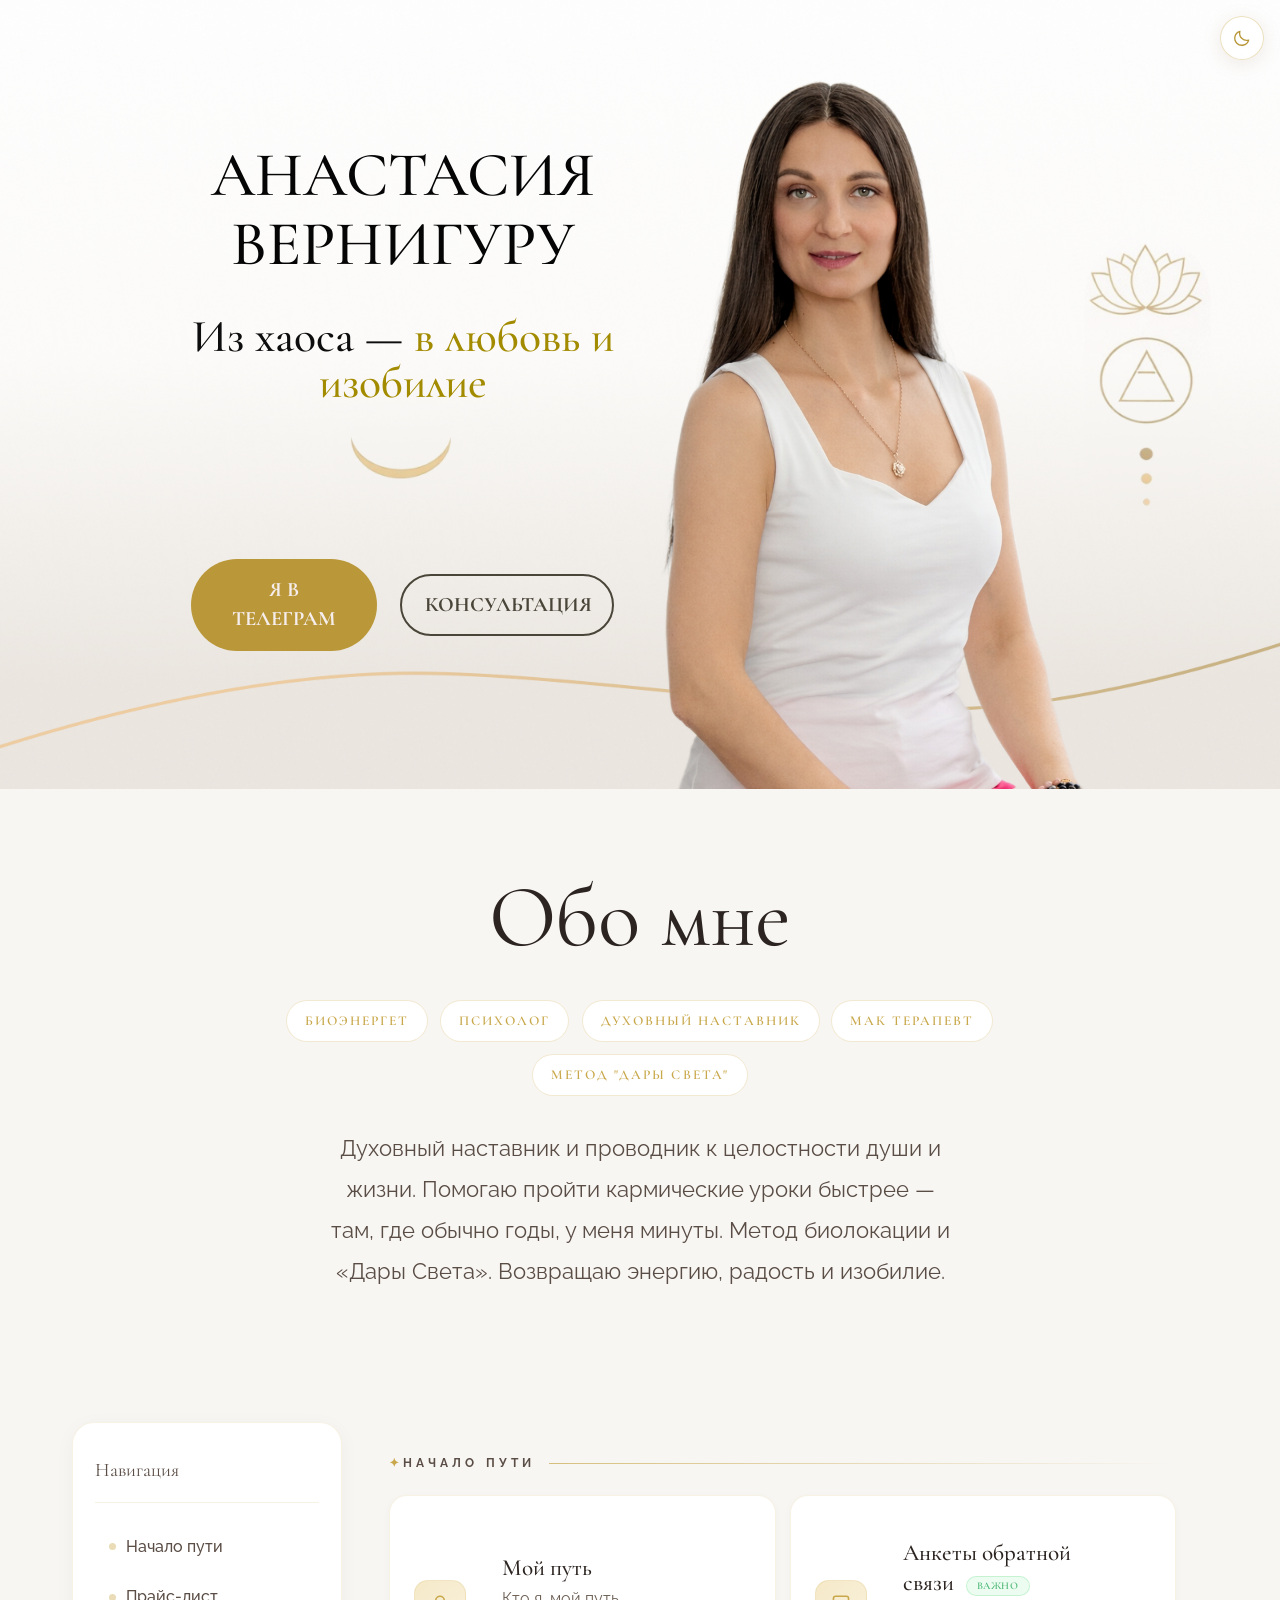
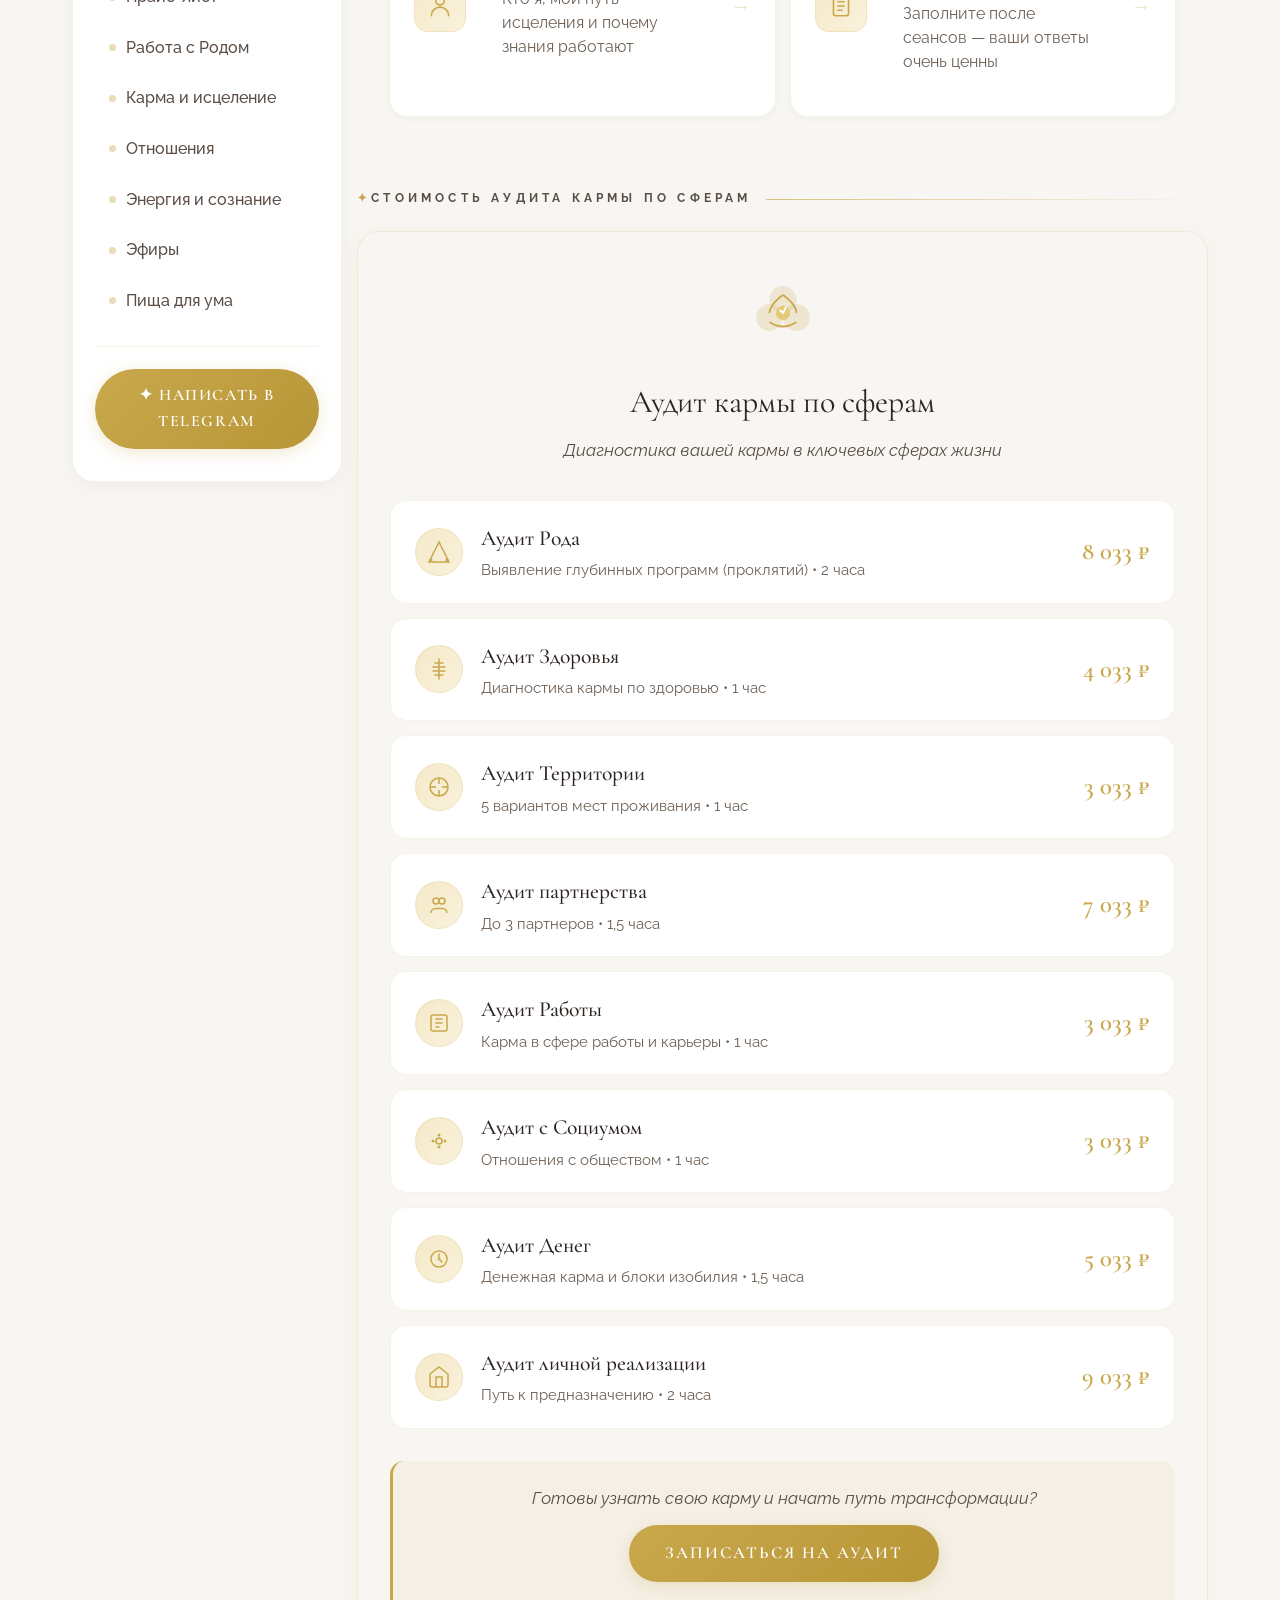
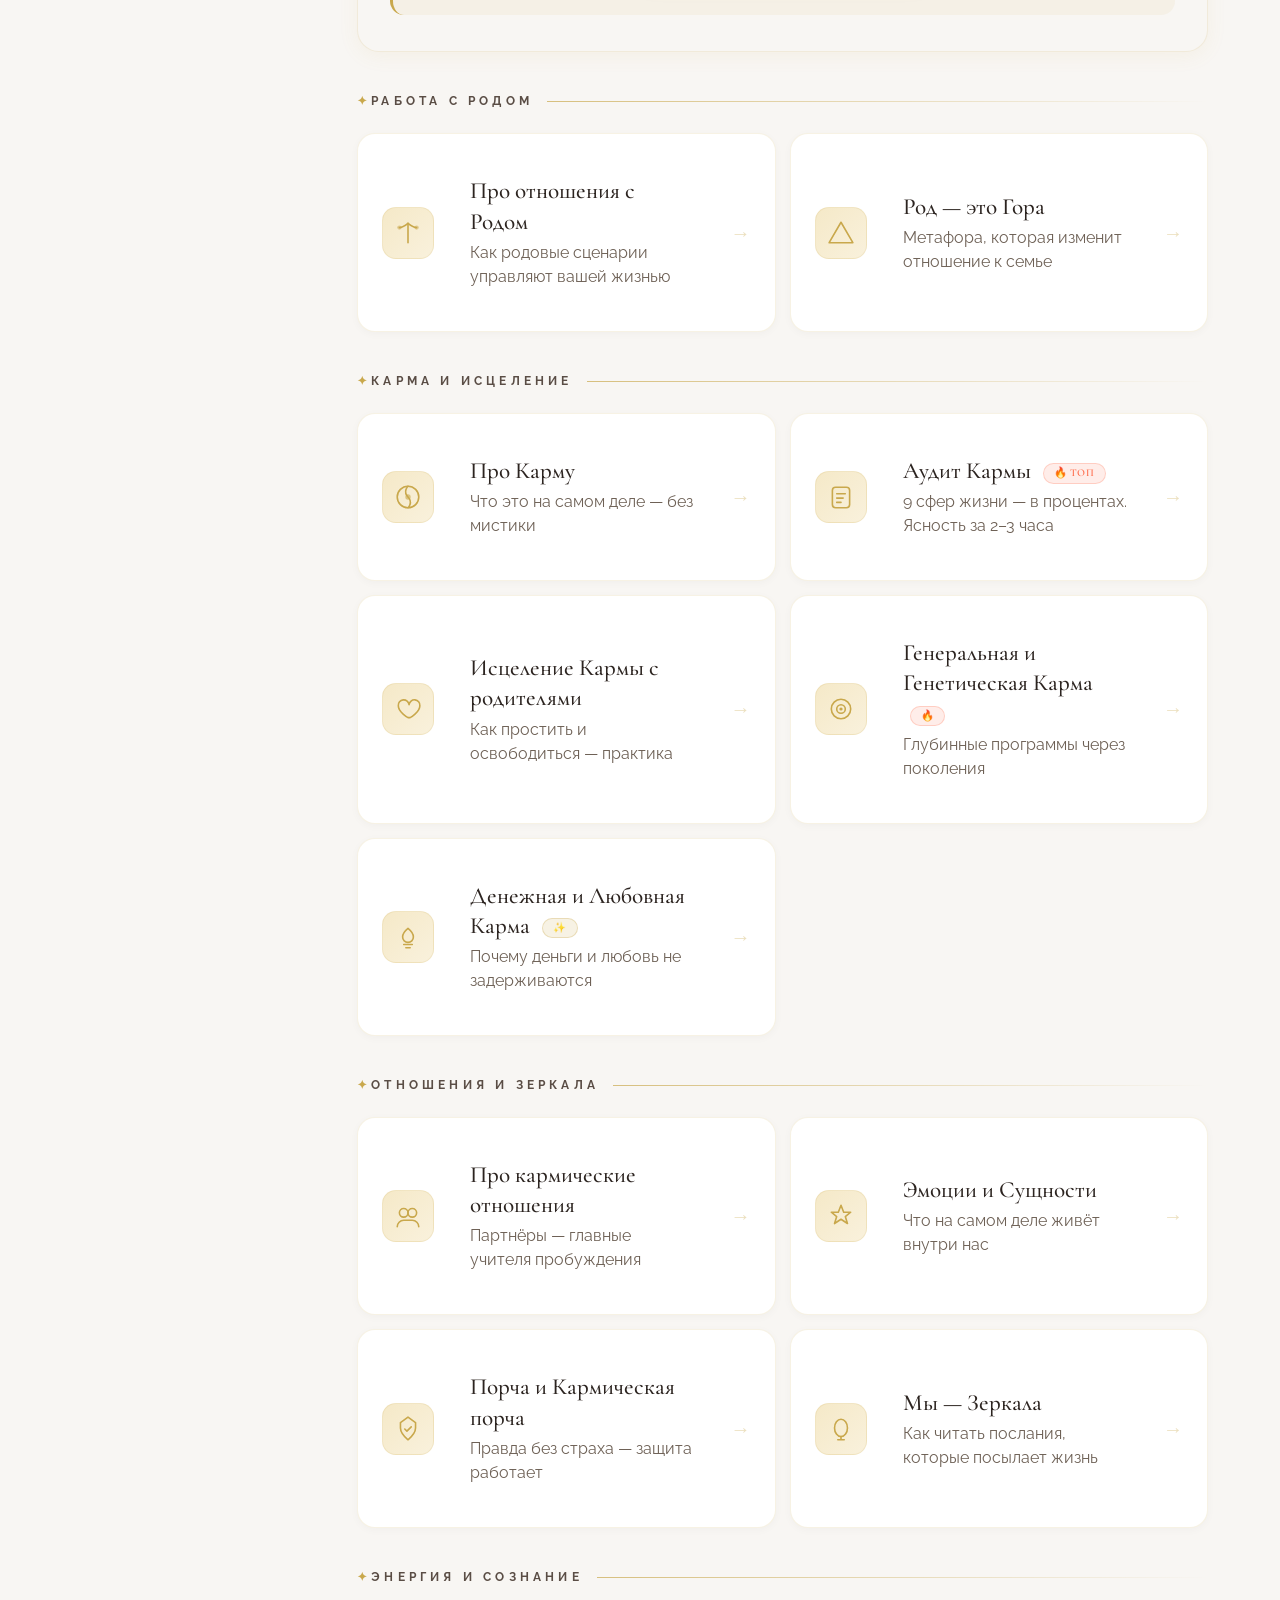
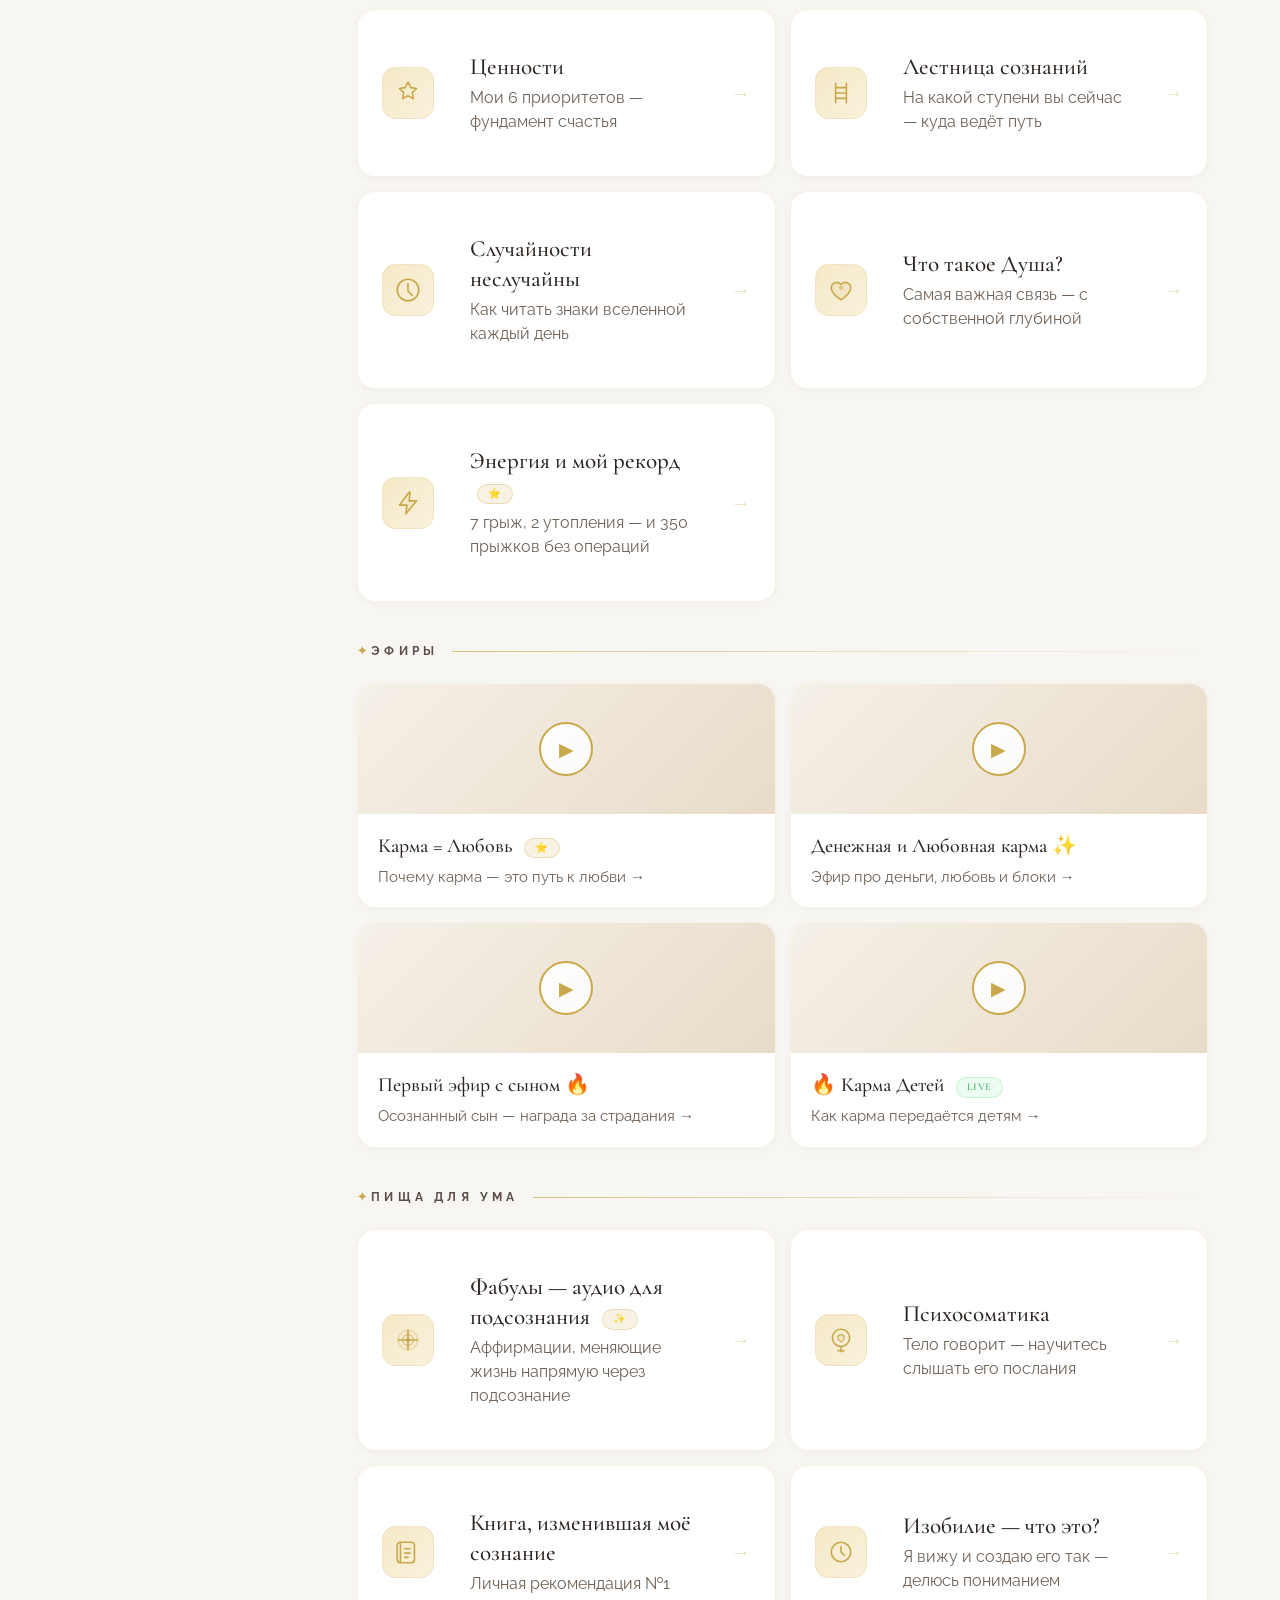
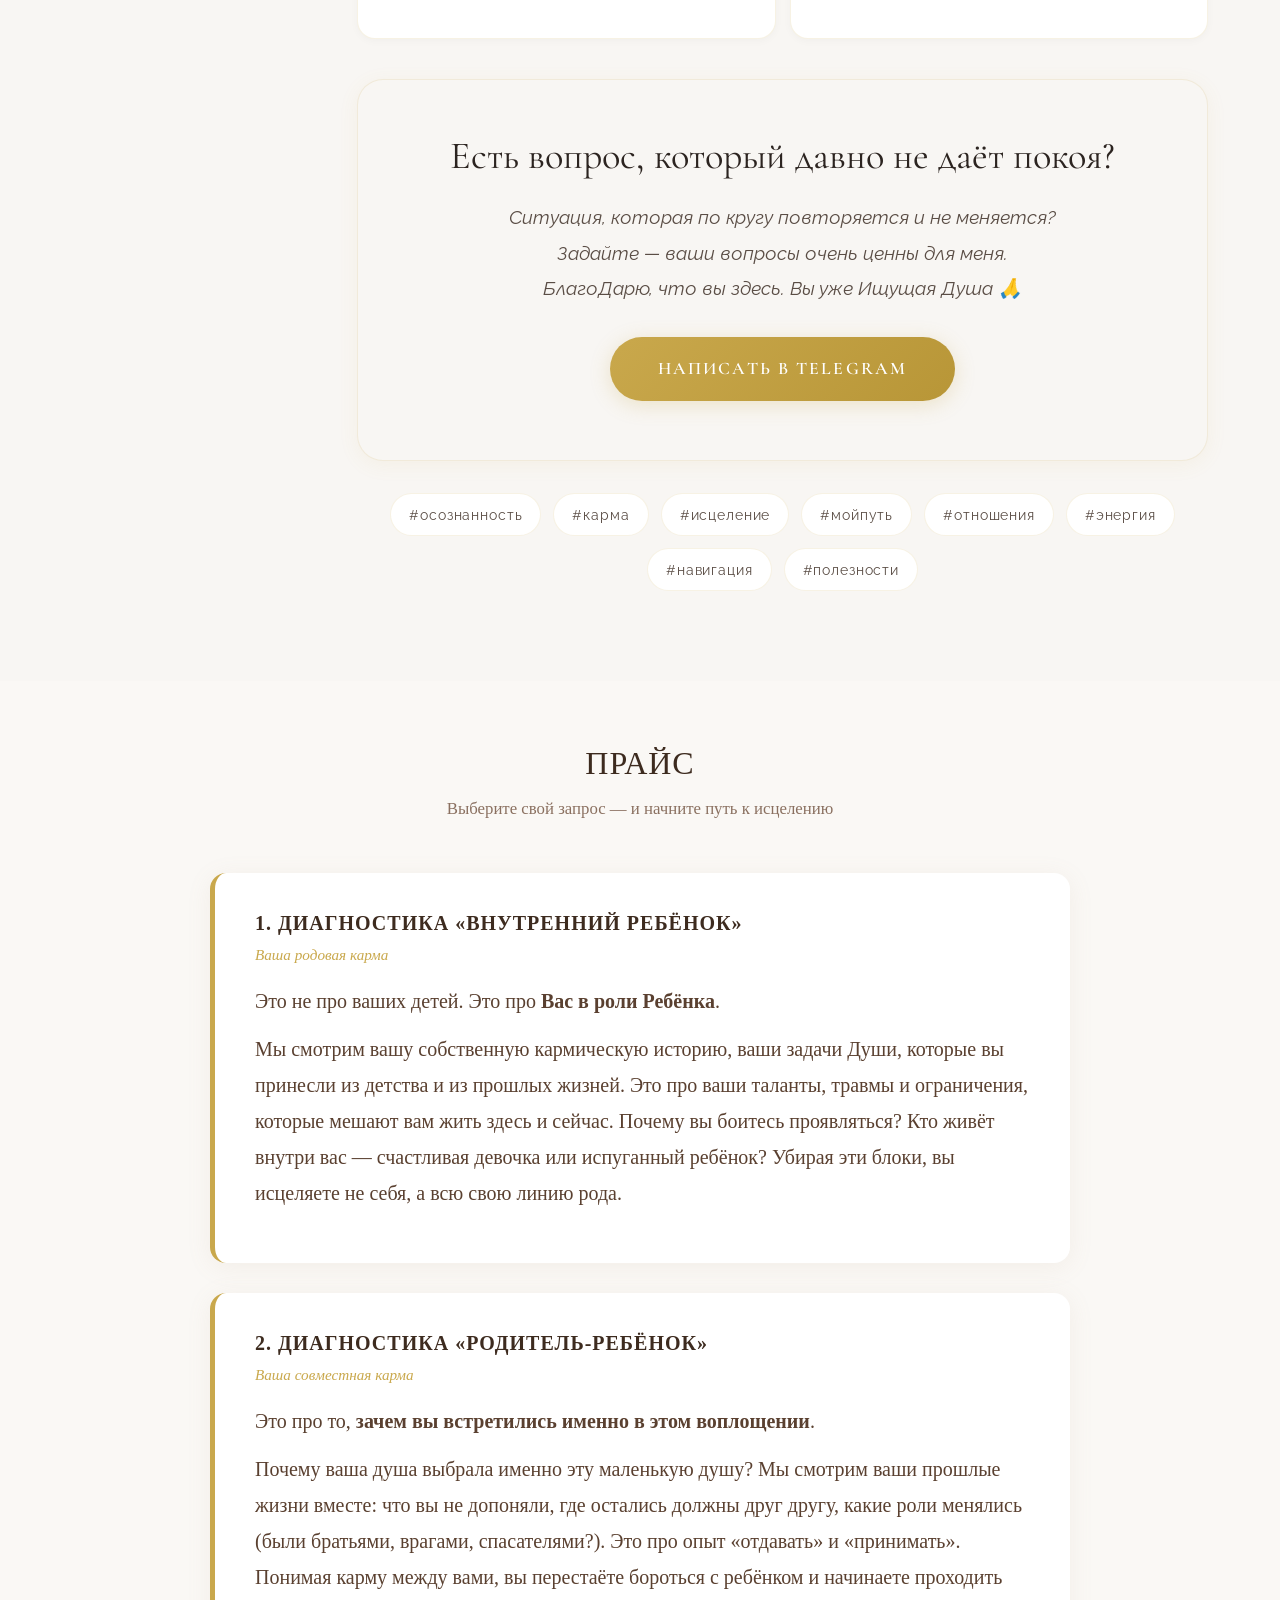
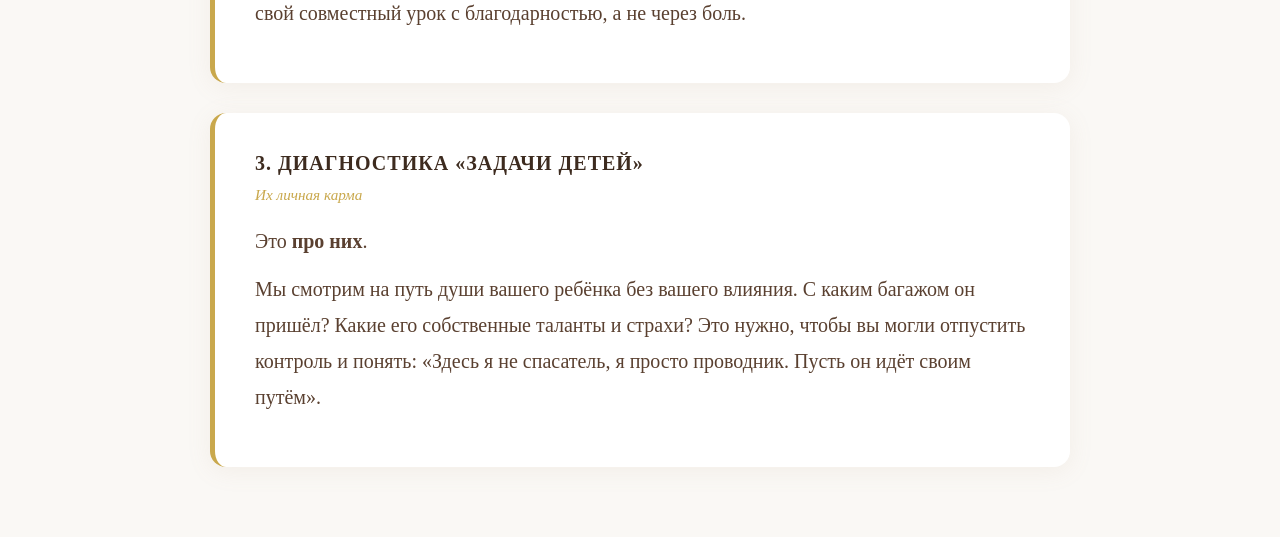
<file: index.html>
<!DOCTYPE html>
<html lang="ru">
<head>
<meta charset="utf-8">
<meta name="viewport" content="width=device-width, initial-scale=1.0">
<meta name="HandheldFriendly" content="true">
<meta name="MobileOptimized" content="width">
<meta name="apple-mobile-web-app-capable" content="yes">
<meta property="og:title" content="ОТНОШЕНИЯ БЕЗ ВИНЫ | НАВИГАЦИЯ">
<meta property="og:type" content="website">
<meta property="twitter:title" content="ОТНОШЕНИЯ БЕЗ ВИНЫ | НАВИГАЦИЯ">
<meta name="twitter:card" content="summary_large_image">
<title>ОТНОШЕНИЯ БЕЗ ВИНЫ | НАВИГАЦИЯ</title>
<link rel="icon" href="images/favicon.png">
<style>
				:root {
					--primary: #2fc6f6 !important;
					--primary-darken-1: hsl(194.47, 92%, 55%);
					--primary-darken-2: hsl(194.47, 92%, 52%);
					--primary-darken-3: hsl(194.47, 92%, 47%);
					--primary-lighten-1: hsl(194.47, 92%, 67%);
					--primary-opacity-0: rgba(47, 198, 246, 0);
					--primary-opacity-0_05: rgba(47, 198, 246, 0.05);
					--primary-opacity-0_1: rgba(47, 198, 246, 0.1);
					--primary-opacity-0_15: rgba(47, 198, 246, 0.15);
					--primary-opacity-0_2: rgba(47, 198, 246, 0.2);
					--primary-opacity-0_25: rgba(47, 198, 246, 0.25);
					--primary-opacity-0_3: rgba(47, 198, 246, 0.3);
					--primary-opacity-0_35: rgba(47, 198, 246, 0.35);
					--primary-opacity-0_4: rgba(47, 198, 246, 0.4);
					--primary-opacity-0_45: rgba(47, 198, 246, 0.45);
					--primary-opacity-0_5: rgba(47, 198, 246, 0.5);
					--primary-opacity-0_55: rgba(47, 198, 246, 0.55);
					--primary-opacity-0_6: rgba(47, 198, 246, 0.6);
					--primary-opacity-0_65: rgba(47, 198, 246, 0.65);
					--primary-opacity-0_7: rgba(47, 198, 246, 0.7);
					--primary-opacity-0_75: rgba(47, 198, 246, 0.75);
					--primary-opacity-0_8: rgba(47, 198, 246, 0.8);
					--primary-opacity-0_85: rgba(47, 198, 246, 0.85);
					--primary-opacity-0_9: rgba(47, 198, 246, 0.9);
					--primary-opacity-0_95: rgba(47, 198, 246, 0.95);
					--theme-color-main: hsl(194.47, 20%, 20%);
					--theme-color-secondary: hsl(194.47, 20%, 80%);
					--theme-color-title: hsl(194.47, 20%, 20%);
					--theme-color-strict-inverse: #ffffff;
				}
			</style>
<style>:root {--theme-color-main: #999999 !important;--theme-color-title: #111111 !important;}</style>
<link rel="stylesheet" href="css/01-design-tokens_dist_ui.design-tokens.min.css">
<link rel="stylesheet" href="css/02-design-tokens_bitrix24_air-design-tokens.min.css">
<link rel="stylesheet" href="css/03-fonts_opensans_ui.font.opensans.min.css">
<link rel="stylesheet" href="css/04-air_dist_air-design-tokens.min.css">
<link rel="stylesheet" href="css/05-icon-set_dist_icon-set.bundle.min.css">
<link rel="stylesheet" href="css/06-outline_dist_outline.bundle.min.css">
<link rel="stylesheet" href="css/07-popup_dist_main.popup.bundle.min.css">
<link rel="stylesheet" href="css/08-actions_dist_actions.bundle.min.css">
<link rel="stylesheet" href="css/09-main_dist_main.bundle.min.css">
<link rel="stylesheet" href="css/10-skeleton_dist_skeleton.bundle.min.css">
<link rel="stylesheet" href="css/11-sidepanel_dist_side-panel.bundle.min.css">
<link rel="stylesheet" href="css/12-core_css_core_date.min.css">
<link rel="stylesheet" href="css/13-hint_dist_ui.hint.bundle.min.css">
<link rel="stylesheet" href="css/14-landing_css_landing_public.min.css">
<link rel="stylesheet" href="css/15-templates_.default_style.min.css">
<link rel="stylesheet" href="css/16-panel_main_popup.min.css">
<link rel="stylesheet" href="css/17-panel_catalog_catalog_cond.min.css">
<link rel="stylesheet" href="css/18-vendor_bootstrap_bootstrap.min.css">
<link rel="stylesheet" href="css/19-templates_landing24_theme.min.css">
<link rel="stylesheet" href="css/20-templates_landing24_template_styles.min.css">
<style>
					@keyframes page-transition {
						0% {
							opacity: 1;
						}
						100% {
							opacity: 0;
						}
					}
					body.landing-page-transition::after {
						opacity: 1;
						background: #ffffff;
						animation: page-transition 2s 1s forwards;
					}
				</style>
<link rel="stylesheet" href="https://fonts.googleapis.com/css2?family=Cormorant+Garamond:wght@100;200;300;400;500;600;700;800;900">
<style>.g-font-cormorant-garamond { font-family: "Cormorant Garamond", sans-serif; }</style>
<style>
					body {
						--landing-font-family: Open Sans
					}
				</style>
<link rel="stylesheet" href="https://fonts.googleapis.com/css2?family=Open+Sans:wght@100;200;300;400;500;600;700;800;900">
<style>
				body {
					font-weight: 400;
					font-family: Open Sans;
					-webkit-font-smoothing: antialiased;
					-moz-osx-font-smoothing: grayscale;
					-moz-font-feature-settings: "liga", "kern";
					text-rendering: optimizelegibility;
				}
			</style>
<style>
				h1, h2, h3, h4, h5, h6 {
					font-family: Open Sans;
				}
			</style>
<style>
				html {font-size: 14px;}
				body {font-size: 1rem;}
				.g-font-size-default {font-size: 1rem;}
			</style>
<style>
				main.landing-public-mode {
					line-height: 1.6;
					font-weight: 400;
				}
				
				.landing-public-mode .h1, .landing-public-mode .h2, .landing-public-mode .h3, .landing-public-mode .h4, 
				.landing-public-mode .h5, .landing-public-mode .h6, .landing-public-mode .h7,
				.landing-public-mode h1, .landing-public-mode h2, .landing-public-mode h3, .landing-public-mode h4, 
				.landing-public-mode h5, .landing-public-mode h6 {
					font-weight: 400;
				}
			</style>
<style>.custom-text-shadow-1{text-shadow:2px 4px 3px rgba(0,0,0,.3)}.custom-text-shadow-2{text-shadow:2px 2px 3px rgba(255,255,255,.1)}.custom-text-shadow-3{text-shadow:6px 6px 0 rgba(0,0,0,.2)}.custom-text-shadow-4{text-shadow:4px 3px 0 #fff,9px 8px 0 rgba(0,0,0,.15)}.custom-text-shadow-5{text-shadow:0 3px 0 #b2a98f,0 14px 10px rgba(0,0,0,.15),0 24px 2px rgba(0,0,0,.1),0 34px 30px rgba(0,0,0,.1)}.custom-text-shadow-6{text-shadow:0 4px 3px rgba(0,0,0,.4),0 8px 13px rgba(0,0,0,.1),0 18px 23px rgba(0,0,0,.1)}.custom-text-shadow-7{text-shadow:0 1px 0 #ccc,0 2px 0 #c9c9c9,0 3px 0 #bbb,0 4px 0 #b9b9b9,0 5px 0 #aaa,0 6px 1px rgba(0,0,0,.1),0 0 5px rgba(0,0,0,.1),0 1px 3px rgba(0,0,0,.3),0 3px 5px rgba(0,0,0,.2),0 5px 10px rgba(0,0,0,.25),0 10px 10px rgba(0,0,0,.2),0 20px 20px rgba(0,0,0,.15)}.custom-text-shadow-8{text-shadow:rgba(255,255,255,.5) 0 3px 3px}.custom-text-shadow-9{text-shadow:0 0 6px rgba(255,255,255,.7)}.custom-text-shadow-10{text-shadow:0 15px 5px rgba(0,0,0,.1),10px 20px 5px rgba(0,0,0,.05),-10px 20px 5px rgba(0,0,0,.05)}.custom-text-shadow-11{text-shadow:2px 8px 6px rgba(0,0,0,.2),0 -5px 35px rgba(255,255,255,.3)}[style*="line-through"]{text-decoration:line-through}.gm-style .gm-style-iw{font-weight:normal}.landing-public-mode [data-pseudo-url*="\"enabled\":true}"]{cursor:pointer}</style>
<style>@charset "UTF-8";/*!
 * animate.css -http://daneden.me/animate
 * Version - 3.5.2
 * Licensed under the MIT license - http://opensource.org/licenses/MIT
 *
 * Copyright (c) 2017 Daniel Eden
 */.animated{animation-duration:1s;animation-fill-mode:both}.animated.infinite{animation-iteration-count:infinite}.animated.hinge{animation-duration:2s}.animated.flipOutX,.animated.flipOutY,.animated.bounceIn,.animated.bounceOut{animation-duration:.75s}@keyframes bounce{from,20%,53%,80%,to{animation-timing-function:cubic-bezier(0.215,0.610,0.355,1.000);transform:translate3d(0,0,0)}40%,43%{animation-timing-function:cubic-bezier(0.755,0.050,0.855,0.060);transform:translate3d(0,-30px,0)}70%{animation-timing-function:cubic-bezier(0.755,0.050,0.855,0.060);transform:translate3d(0,-15px,0)}90%{transform:translate3d(0,-4px,0)}}.bounce{animation-name:bounce;transform-origin:center bottom}@keyframes flash{from,50%,to{opacity:1}25%,75%{opacity:0}}.flash{animation-name:flash}@keyframes pulse{from{transform:scale3d(1,1,1)}50%{transform:scale3d(1.05,1.05,1.05)}to{transform:scale3d(1,1,1)}}.pulse{animation-name:pulse}@keyframes rubberBand{from{transform:scale3d(1,1,1)}30%{transform:scale3d(1.25,0.75,1)}40%{transform:scale3d(0.75,1.25,1)}50%{transform:scale3d(1.15,0.85,1)}65%{transform:scale3d(.95,1.05,1)}75%{transform:scale3d(1.05,.95,1)}to{transform:scale3d(1,1,1)}}.rubberBand{animation-name:rubberBand}@keyframes shake{from,to{transform:translate3d(0,0,0)}10%,30%,50%,70%,90%{transform:translate3d(-10px,0,0)}20%,40%,60%,80%{transform:translate3d(10px,0,0)}}.shake{animation-name:shake}@keyframes headShake{0%{transform:translateX(0)}6.5%{transform:translateX(-6px) rotateY(-9deg)}18.5%{transform:translateX(5px) rotateY(7deg)}31.5%{transform:translateX(-3px) rotateY(-5deg)}43.5%{transform:translateX(2px) rotateY(3deg)}50%{transform:translateX(0)}}.headShake{animation-timing-function:ease-in-out;animation-name:headShake}@keyframes swing{20%{transform:rotate3d(0,0,1,15deg)}40%{transform:rotate3d(0,0,1,-10deg)}60%{transform:rotate3d(0,0,1,5deg)}80%{transform:rotate3d(0,0,1,-5deg)}to{transform:rotate3d(0,0,1,0)}}.swing{transform-origin:top center;animation-name:swing}@keyframes tada{from{transform:scale3d(1,1,1)}10%,20%{transform:scale3d(.9,.9,.9) rotate3d(0,0,1,-3deg)}30%,50%,70%,90%{transform:scale3d(1.1,1.1,1.1) rotate3d(0,0,1,3deg)}40%,60%,80%{transform:scale3d(1.1,1.1,1.1) rotate3d(0,0,1,-3deg)}to{transform:scale3d(1,1,1)}}.tada{animation-name:tada}@keyframes wobble{from{transform:none}15%{transform:translate3d(-25%,0,0) rotate3d(0,0,1,-5deg)}30%{transform:translate3d(20%,0,0) rotate3d(0,0,1,3deg)}45%{transform:translate3d(-15%,0,0) rotate3d(0,0,1,-3deg)}60%{transform:translate3d(10%,0,0) rotate3d(0,0,1,2deg)}75%{transform:translate3d(-5%,0,0) rotate3d(0,0,1,-1deg)}to{transform:none}}.wobble{animation-name:wobble}@keyframes jello{from,11.1%,to{transform:none}22.2%{transform:skewX(-12.5deg) skewY(-12.5deg)}33.3%{transform:skewX(6.25deg) skewY(6.25deg)}44.4%{transform:skewX(-3.125deg) skewY(-3.125deg)}55.5%{transform:skewX(1.5625deg) skewY(1.5625deg)}66.6%{transform:skewX(-0.78125deg) skewY(-0.78125deg)}77.7%{transform:skewX(0.390625deg) skewY(0.390625deg)}88.8%{transform:skewX(-0.1953125deg) skewY(-0.1953125deg)}}.jello{animation-name:jello;transform-origin:center}@keyframes bounceIn{from,20%,40%,60%,80%,to{animation-timing-function:cubic-bezier(0.215,0.610,0.355,1.000)}0%{opacity:0;transform:scale3d(.3,.3,.3)}20%{transform:scale3d(1.1,1.1,1.1)}40%{transform:scale3d(.9,.9,.9)}60%{opacity:1;transform:scale3d(1.03,1.03,1.03)}80%{transform:scale3d(.97,.97,.97)}to{opacity:1;transform:scale3d(1,1,1)}}.bounceIn{animation-name:bounceIn}@keyframes bounceInDown{from,60%,75%,90%,to{animation-timing-function:cubic-bezier(0.215,0.610,0.355,1.000)}0%{opacity:0;transform:translate3d(0,-3000px,0)}60%{opacity:1;transform:translate3d(0,25px,0)}75%{transform:translate3d(0,-10px,0)}90%{transform:translate3d(0,5px,0)}to{transform:none}}.bounceInDown:not(.modified){animation-name:bounceInDown}@keyframes bounceInDownModified{from,60%,75%,90%,to{animation-timing-function:cubic-bezier(0.215,0.610,0.355,1.000)}0%{opacity:1}40%{opacity:0;transform:translate3d(0,-3000px,0)}60%{opacity:1;transform:translate3d(0,25px,0)}75%{transform:translate3d(0,-10px,0)}90%{transform:translate3d(0,5px,0)}to{transform:none}}.bounceInDown.modified{animation-name:bounceInDownModified}@keyframes bounceInLeft{from,60%,75%,90%,to{animation-timing-function:cubic-bezier(0.215,0.610,0.355,1.000)}0%{opacity:0;transform:translate3d(-3000px,0,0)}60%{opacity:1;transform:translate3d(25px,0,0)}75%{transform:translate3d(-10px,0,0)}90%{transform:translate3d(5px,0,0)}to{transform:none}}.bounceInLeft:not(.modified){animation-name:bounceInLeft}@keyframes bounceInLeftModified{from,60%,75%,90%,to{animation-timing-function:cubic-bezier(0.215,0.610,0.355,1.000)}0%{opacity:1}40%{opacity:0;transform:translate3d(-3000px,0,0)}60%{opacity:1;transform:translate3d(25px,0,0)}75%{transform:translate3d(-10px,0,0)}90%{transform:translate3d(5px,0,0)}to{transform:none}}.bounceInLeft.modified{animation-name:bounceInLeftModified}@keyframes bounceInRight{from,60%,75%,90%,to{animation-timing-function:cubic-bezier(0.215,0.610,0.355,1.000)}from{opacity:0;transform:translate3d(3000px,0,0)}60%{opacity:1;transform:translate3d(-25px,0,0)}75%{transform:translate3d(10px,0,0)}90%{transform:translate3d(-5px,0,0)}to{transform:none}}.bounceInRight:not(.modified){animation-name:bounceInRight}@keyframes bounceInRightModified{from,60%,75%,90%,to{animation-timing-function:cubic-bezier(0.215,0.610,0.355,1.000)}from{opacity:1}40%{opacity:0;transform:translate3d(3000px,0,0)}60%{opacity:1;transform:translate3d(-25px,0,0)}75%{transform:translate3d(10px,0,0)}90%{transform:translate3d(-5px,0,0)}to{transform:none}}.bounceInRight.modified{animation-name:bounceInRightModified}@keyframes bounceInUp{from,60%,75%,90%,to{animation-timing-function:cubic-bezier(0.215,0.610,0.355,1.000)}from{opacity:0;transform:translate3d(0,3000px,0)}60%{opacity:1;transform:translate3d(0,-20px,0)}75%{transform:translate3d(0,10px,0)}90%{transform:translate3d(0,-5px,0)}to{transform:translate3d(0,0,0)}}.bounceInUp:not(.modified){animation-name:bounceInUp}@keyframes bounceInUpModified{from,60%,75%,90%,to{animation-timing-function:cubic-bezier(0.215,0.610,0.355,1.000)}from{opacity:1}40%{opacity:0;transform:translate3d(0,3000px,0)}60%{opacity:1;transform:translate3d(0,-20px,0)}75%{transform:translate3d(0,10px,0)}90%{transform:translate3d(0,-5px,0)}to{transform:translate3d(0,0,0)}}.bounceInUp.modified{animation-name:bounceInUpModified}@keyframes bounceOut{20%{transform:scale3d(.9,.9,.9)}50%,55%{opacity:1;transform:scale3d(1.1,1.1,1.1)}to{opacity:0;transform:scale3d(.3,.3,.3)}}.bounceOut{animation-name:bounceOut}@keyframes bounceOutDown{20%{transform:translate3d(0,10px,0)}40%,45%{opacity:1;transform:translate3d(0,-20px,0)}to{opacity:0;transform:translate3d(0,2000px,0)}}.bounceOutDown{animation-name:bounceOutDown}@keyframes bounceOutLeft{20%{opacity:1;transform:translate3d(20px,0,0)}to{opacity:0;transform:translate3d(-2000px,0,0)}}.bounceOutLeft{animation-name:bounceOutLeft}@keyframes bounceOutRight{20%{opacity:1;transform:translate3d(-20px,0,0)}to{opacity:0;transform:translate3d(2000px,0,0)}}.bounceOutRight{animation-name:bounceOutRight}@keyframes bounceOutUp{20%{transform:translate3d(0,-10px,0)}40%,45%{opacity:1;transform:translate3d(0,20px,0)}to{opacity:0;transform:translate3d(0,-2000px,0)}}.bounceOutUp{animation-name:bounceOutUp}@keyframes fadeIn{from{opacity:0}to{opacity:1}}.fadeIn{animation-name:fadeIn}@keyframes fadeInDown{from{opacity:0;transform:translate3d(0,-100%,0)}to{opacity:1;transform:none}}.fadeInDown:not(.modified){animation-name:fadeInDown}@keyframes fadeInDownModified{from{opacity:1;transform:none}50%{opacity:0;transform:translate3d(0,-100%,0)}to{opacity:1;transform:none}}.fadeInDown.modified{animation-name:fadeInDownModified}@keyframes fadeInDownBig{from{opacity:0;transform:translate3d(0,-2000px,0)}to{opacity:1;transform:none}}.fadeInDownBig:not(.modified){animation-name:fadeInDownBig}@keyframes fadeInDownBigModified{from{opacity:1;transform:none}50%{opacity:0;transform:translate3d(0,-2000px,0)}to{opacity:1;transform:none}}.fadeInDownBig.modified{animation-name:fadeInDownBigModified}@keyframes fadeInLeft{from{opacity:0;transform:translate3d(-100%,0,0)}to{opacity:1;transform:none}}.fadeInLeft:not(.modified){animation-name:fadeInLeft}@keyframes fadeInLeftModified{from{opacity:1;transform:none}50%{opacity:0;transform:translate3d(-100%,0,0)}to{opacity:1;transform:none}}.fadeInLeft.modified{animation-name:fadeInLeftModified}@keyframes fadeInLeftBig{from{opacity:0;transform:translate3d(-2000px,0,0)}to{opacity:1;transform:none}}.fadeInLeftBig:not(.modified){animation-name:fadeInLeftBig}@keyframes fadeInLeftBigModified{from{opacity:1;transform:none}50%{opacity:0;transform:translate3d(-2000px,0,0)}to{opacity:1;transform:none}}.fadeInLeftBig.modified{animation-name:fadeInLeftBigModified}@keyframes fadeInRight{from{opacity:0;transform:translate3d(100%,0,0)}to{opacity:1;transform:none}}.fadeInRight:not(.modified){animation-name:fadeInRight}@keyframes fadeInRightModified{from{opacity:1;transform:none}50%{opacity:0;transform:translate3d(100%,0,0)}to{opacity:1;transform:none}}.fadeInRight.modified{animation-name:fadeInRightModified}@keyframes fadeInRightBig{from{opacity:0;transform:translate3d(2000px,0,0)}to{opacity:1;transform:none}}.fadeInRightBig:not(.modified){animation-name:fadeInRightBig}@keyframes fadeInRightBigModified{from{opacity:1;transform:none}50%{opacity:0;transform:translate3d(2000px,0,0)}to{opacity:1;transform:none}}.fadeInRightBig.modified{animation-name:fadeInRightBigModified}@keyframes fadeInUp{from{opacity:0;transform:translate3d(0,100%,0)}to{opacity:1;transform:none}}.fadeInUp:not(.modified){animation-name:fadeInUp}@keyframes fadeInUpModified{from{opacity:1;transform:none}50%{opacity:0;transform:translate3d(0,100%,0)}to{opacity:1;transform:none}}.fadeInUp.modified{animation-name:fadeInUpModified}@keyframes fadeInUpBig{from{opacity:0;transform:translate3d(0,2000px,0)}to{opacity:1;transform:none}}.fadeInUpBig:not(.modified){animation-name:fadeInUpBig}@keyframes fadeInUpBigModified{from{transform:none}50%{transform:translate3d(0,2000px,0)}to{transform:none}}.fadeInUpBig.modified{animation-name:fadeInUpBigModified}@keyframes fadeOut{from{opacity:1}to{opacity:0}}.fadeOut{animation-name:fadeOut}@keyframes fadeOutDown{from{opacity:1}to{opacity:0;transform:translate3d(0,100%,0)}}.fadeOutDown{animation-name:fadeOutDown}@keyframes fadeOutDownBig{from{opacity:1}to{opacity:0;transform:translate3d(0,2000px,0)}}.fadeOutDownBig{animation-name:fadeOutDownBig}@keyframes fadeOutLeft{from{opacity:1}to{opacity:0;transform:translate3d(-100%,0,0)}}.fadeOutLeft{animation-name:fadeOutLeft}@keyframes fadeOutLeftBig{from{opacity:1}to{opacity:0;transform:translate3d(-2000px,0,0)}}.fadeOutLeftBig{animation-name:fadeOutLeftBig}@keyframes fadeOutRight{from{opacity:1}to{opacity:0;transform:translate3d(100%,0,0)}}.fadeOutRight{animation-name:fadeOutRight}@keyframes fadeOutRightBig{from{opacity:1}to{opacity:0;transform:translate3d(2000px,0,0)}}.fadeOutRightBig{animation-name:fadeOutRightBig}@keyframes fadeOutUp{from{opacity:1}to{opacity:0;transform:translate3d(0,-100%,0)}}.fadeOutUp{animation-name:fadeOutUp}@keyframes fadeOutUpBig{from{opacity:1}to{opacity:0;transform:translate3d(0,-2000px,0)}}.fadeOutUpBig{animation-name:fadeOutUpBig}@keyframes flip{from{transform:perspective(400px) rotate3d(0,1,0,-360deg);animation-timing-function:ease-out}40%{transform:perspective(400px) translate3d(0,0,150px) rotate3d(0,1,0,-190deg);animation-timing-function:ease-out}50%{transform:perspective(400px) translate3d(0,0,150px) rotate3d(0,1,0,-170deg);animation-timing-function:ease-in}80%{transform:perspective(400px) scale3d(.95,.95,.95);animation-timing-function:ease-in}to{transform:perspective(400px);animation-timing-function:ease-in}}.animated.flip{-webkit-backface-visibility:visible;backface-visibility:visible;animation-name:flip}@keyframes flipInX{from{transform:perspective(400px) rotate3d(1,0,0,90deg);animation-timing-function:ease-in;opacity:0}40%{transform:perspective(400px) rotate3d(1,0,0,-20deg);animation-timing-function:ease-in}60%{transform:perspective(400px) rotate3d(1,0,0,10deg);opacity:1}80%{transform:perspective(400px) rotate3d(1,0,0,-5deg)}to{transform:perspective(400px)}}.flipInX{-webkit-backface-visibility:visible !important;backface-visibility:visible !important;animation-name:flipInX}@keyframes flipInY{from{transform:perspective(400px) rotate3d(0,1,0,90deg);animation-timing-function:ease-in;opacity:0}40%{transform:perspective(400px) rotate3d(0,1,0,-20deg);animation-timing-function:ease-in}60%{transform:perspective(400px) rotate3d(0,1,0,10deg);opacity:1}80%{transform:perspective(400px) rotate3d(0,1,0,-5deg)}to{transform:perspective(400px)}}.flipInY{-webkit-backface-visibility:visible !important;backface-visibility:visible !important;animation-name:flipInY}@keyframes flipOutX{from{transform:perspective(400px)}30%{transform:perspective(400px) rotate3d(1,0,0,-20deg);opacity:1}to{transform:perspective(400px) rotate3d(1,0,0,90deg);opacity:0}}.flipOutX{animation-name:flipOutX;-webkit-backface-visibility:visible !important;backface-visibility:visible !important}@keyframes flipOutY{from{transform:perspective(400px)}30%{transform:perspective(400px) rotate3d(0,1,0,-15deg);opacity:1}to{transform:perspective(400px) rotate3d(0,1,0,90deg);opacity:0}}.flipOutY{-webkit-backface-visibility:visible !important;backface-visibility:visible !important;animation-name:flipOutY}@keyframes lightSpeedIn{from{transform:translate3d(100%,0,0) skewX(-30deg);opacity:0}60%{transform:skewX(20deg);opacity:1}80%{transform:skewX(-5deg);opacity:1}to{transform:none;opacity:1}}.lightSpeedIn:not(.modified){animation-name:lightSpeedIn;animation-timing-function:ease-out}@keyframes lightSpeedInModified{from{transform:none}40%{transform:translate3d(100%,0,0) skewX(-30deg)}60%{transform:skewX(20deg)}80%{transform:skewX(-5deg)}to{transform:none}}.lightSpeedIn.modified{animation-name:lightSpeedInModified;animation-timing-function:ease-out}@keyframes lightSpeedOut{from{opacity:1}to{transform:translate3d(100%,0,0) skewX(30deg);opacity:0}}.lightSpeedOut{animation-name:lightSpeedOut;animation-timing-function:ease-in}@keyframes rotateIn{from{transform-origin:center;transform:rotate3d(0,0,1,-200deg);opacity:0}to{transform-origin:center;transform:none;opacity:1}}.rotateIn:not(.modified){animation-name:rotateIn}@keyframes rotateInModified{from{transform-origin:center;transform:none}50%{transform-origin:center;transform:rotate3d(0,0,1,-200deg)}to{transform-origin:center;transform:none}}.rotateIn.modified{animation-name:rotateInModified}@keyframes rotateInDownLeft{from{transform-origin:left bottom;transform:rotate3d(0,0,1,-45deg);opacity:0}to{transform-origin:left bottom;transform:none;opacity:1}}.rotateInDownLeft:not(.modified){animation-name:rotateInDownLeft}@keyframes rotateInDownLeftModified{from{transform-origin:left bottom;transform:none}50%{transform-origin:left bottom;transform:rotate3d(0,0,1,-45deg)}to{transform-origin:left bottom;transform:none}}.rotateInDownLeft.modified{animation-name:rotateInDownLeftModified}@keyframes rotateInDownRight{from{transform-origin:right bottom;transform:rotate3d(0,0,1,45deg);opacity:0}to{transform-origin:right bottom;transform:none;opacity:1}}.rotateInDownRight:not(.modified){animation-name:rotateInDownRight}@keyframes rotateInDownRightModified{from{transform-origin:right bottom;transform:none}50%{transform-origin:right bottom;transform:rotate3d(0,0,1,45deg)}to{transform-origin:right bottom;transform:none}}.rotateInDownRight.modified{animation-name:rotateInDownRightModified}@keyframes rotateInUpLeft{from{transform-origin:left bottom;transform:rotate3d(0,0,1,45deg);opacity:0}to{transform-origin:left bottom;transform:none;opacity:1}}.rotateInUpLeft:not(.modified){animation-name:rotateInUpLeft}@keyframes rotateInUpLeftModified{from{transform-origin:left bottom;transform:none}50%{transform-origin:left bottom;transform:rotate3d(0,0,1,45deg)}to{transform-origin:left bottom;transform:none}}.rotateInUpLeft.modified{animation-name:rotateInUpLeftModified}@keyframes rotateInUpRight{from{transform-origin:right bottom;transform:rotate3d(0,0,1,-90deg);opacity:0}to{transform-origin:right bottom;transform:none;opacity:1}}.rotateInUpRight:not(.modified){animation-name:rotateInUpRight}@keyframes rotateInUpRightModified{from{transform-origin:right bottom;transform:none}50%{transform-origin:right bottom;transform:rotate3d(0,0,1,-90deg)}to{transform-origin:right bottom;transform:none}}.rotateInUpRight.modified{animation-name:rotateInUpRightModified}@keyframes rotateOut{from{transform-origin:center;opacity:1}to{transform-origin:center;transform:rotate3d(0,0,1,200deg);opacity:0}}.rotateOut{animation-name:rotateOut}@keyframes rotateOutDownLeft{from{transform-origin:left bottom;opacity:1}to{transform-origin:left bottom;transform:rotate3d(0,0,1,45deg);opacity:0}}.rotateOutDownLeft{animation-name:rotateOutDownLeft}@keyframes rotateOutDownRight{from{transform-origin:right bottom;opacity:1}to{transform-origin:right bottom;transform:rotate3d(0,0,1,-45deg);opacity:0}}.rotateOutDownRight{animation-name:rotateOutDownRight}@keyframes rotateOutUpLeft{from{transform-origin:left bottom;opacity:1}to{transform-origin:left bottom;transform:rotate3d(0,0,1,-45deg);opacity:0}}.rotateOutUpLeft{animation-name:rotateOutUpLeft}@keyframes rotateOutUpRight{from{transform-origin:right bottom;opacity:1}to{transform-origin:right bottom;transform:rotate3d(0,0,1,90deg);opacity:0}}.rotateOutUpRight{animation-name:rotateOutUpRight}@keyframes hinge{0%{transform-origin:top left;animation-timing-function:ease-in-out}20%,60%{transform:rotate3d(0,0,1,80deg);transform-origin:top left;animation-timing-function:ease-in-out}40%,80%{transform:rotate3d(0,0,1,60deg);transform-origin:top left;animation-timing-function:ease-in-out;opacity:1}to{transform:translate3d(0,700px,0);opacity:0}}.hinge{animation-name:hinge}@keyframes jackInTheBox{from{opacity:0;transform:scale(0.1) rotate(30deg);transform-origin:center bottom}50%{transform:rotate(-10deg)}70%{transform:rotate(3deg)}to{opacity:1;transform:scale(1)}}.jackInTheBox{animation-name:jackInTheBox}@keyframes rollIn{from{opacity:0;transform:translate3d(-100%,0,0) rotate3d(0,0,1,-120deg)}to{opacity:1;transform:none}}.rollIn:not(.modified){animation-name:rollIn}@keyframes rollInModified{from{transform:none}50%{transform:translate3d(-100%,0,0) rotate3d(0,0,1,-120deg)}to{transform:none}}.rollIn.modified{animation-name:rollInModified}@keyframes rollOut{from{opacity:1}to{opacity:0;transform:translate3d(100%,0,0) rotate3d(0,0,1,120deg)}}.rollOut{animation-name:rollOut}@keyframes zoomIn{from{opacity:0;transform:scale3d(.3,.3,.3)}50%{opacity:1}}.zoomIn:not(.modified){animation-name:zoomIn}@keyframes zoomInModified{50%{transform:scale3d(.3,.3,.3)}}.zoomIn.modified{animation-name:zoomInModified}@keyframes zoomToIn{from{opacity:0;transform:scale3d(1.7,1.7,1.7);animation-timing-function:ease-out}30%{opacity:0}100%{opacity:1}}.zoomToIn:not(.modified){animation-name:zoomToIn}@keyframes zoomToInModified{50%{transform:scale3d(1.7,1.7,1.7);animation-timing-function:ease-out}}.zoomToIn.modified{animation-name:zoomToInModified}@keyframes zoomInDown{from{opacity:0;transform:scale3d(.1,.1,.1) translate3d(0,-1000px,0);animation-timing-function:cubic-bezier(0.550,0.055,0.675,0.190)}60%{opacity:1;transform:scale3d(.475,.475,.475) translate3d(0,60px,0);animation-timing-function:cubic-bezier(0.175,0.885,0.320,1)}}.zoomInDown:not(.modified){animation-name:zoomInDown}@keyframes zoomInDownModified{from{opacity:1}45%{opacity:0;transform:scale3d(.1,.1,.1) translate3d(0,-1000px,0);animation-timing-function:cubic-bezier(0.550,0.055,0.675,0.190)}90%{opacity:1;transform:scale3d(.475,.475,.475) translate3d(0,60px,0);animation-timing-function:cubic-bezier(0.175,0.885,0.320,1)}}.zoomInDown.modified{animation-name:zoomInDownModified}@keyframes zoomInLeft{from{opacity:0;transform:scale3d(.1,.1,.1) translate3d(-1000px,0,0);animation-timing-function:cubic-bezier(0.550,0.055,0.675,0.190)}60%{opacity:1;transform:scale3d(.475,.475,.475) translate3d(10px,0,0);animation-timing-function:cubic-bezier(0.175,0.885,0.320,1)}}.zoomInLeft:not(.modified){animation-name:zoomInLeft}@keyframes zoomInLeftModified{from{opacity:1}45%{opacity:0;transform:scale3d(.1,.1,.1) translate3d(-1000px,0,0);animation-timing-function:cubic-bezier(0.550,0.055,0.675,0.190)}90%{opacity:1;transform:scale3d(.475,.475,.475) translate3d(10px,0,0);animation-timing-function:cubic-bezier(0.175,0.885,0.320,1)}}.zoomInLeft.modified{animation-name:zoomInLeftModified}@keyframes zoomInRight{from{opacity:0;transform:scale3d(.1,.1,.1) translate3d(1000px,0,0);animation-timing-function:cubic-bezier(0.550,0.055,0.675,0.190)}60%{opacity:1;transform:scale3d(.475,.475,.475) translate3d(-10px,0,0);animation-timing-function:cubic-bezier(0.175,0.885,0.320,1)}}.zoomInRight:not(.modified){animation-name:zoomInRight}@keyframes zoomInRightModified{from{opacity:1}45%{opacity:0;transform:scale3d(.1,.1,.1) translate3d(1000px,0,0);animation-timing-function:cubic-bezier(0.550,0.055,0.675,0.190)}90%{opacity:1;transform:scale3d(.475,.475,.475) translate3d(-10px,0,0);animation-timing-function:cubic-bezier(0.175,0.885,0.320,1)}}.zoomInRight.modified{animation-name:zoomInRightModified}@keyframes zoomInUp{from{opacity:0;transform:scale3d(.1,.1,.1) translate3d(0,1000px,0);animation-timing-function:cubic-bezier(0.550,0.055,0.675,0.190)}60%{opacity:1;transform:scale3d(.475,.475,.475) translate3d(0,-60px,0);animation-timing-function:cubic-bezier(0.175,0.885,0.320,1)}}.zoomInUp:not(.modified){animation-name:zoomInUp}@keyframes zoomInUpModified{from{opacity:1}45%{opacity:0;transform:scale3d(.1,.1,.1) translate3d(0,1000px,0);animation-timing-function:cubic-bezier(0.550,0.055,0.675,0.190)}90%{opacity:1;transform:scale3d(.475,.475,.475) translate3d(0,-60px,0);animation-timing-function:cubic-bezier(0.175,0.885,0.320,1)}}.zoomInUp.modified{animation-name:zoomInUpModified}@keyframes zoomOut{from{opacity:1}50%{opacity:0;transform:scale3d(.3,.3,.3)}to{opacity:0}}.zoomOut{animation-name:zoomOut}@keyframes zoomOutDown{40%{opacity:1;transform:scale3d(.475,.475,.475) translate3d(0,-60px,0);animation-timing-function:cubic-bezier(0.550,0.055,0.675,0.190)}to{opacity:0;transform:scale3d(.1,.1,.1) translate3d(0,2000px,0);transform-origin:center bottom;animation-timing-function:cubic-bezier(0.175,0.885,0.320,1)}}.zoomOutDown{animation-name:zoomOutDown}@keyframes zoomOutLeft{40%{opacity:1;transform:scale3d(.475,.475,.475) translate3d(42px,0,0)}to{opacity:0;transform:scale(.1) translate3d(-2000px,0,0);transform-origin:left center}}.zoomOutLeft{animation-name:zoomOutLeft}@keyframes zoomOutRight{40%{opacity:1;transform:scale3d(.475,.475,.475) translate3d(-42px,0,0)}to{opacity:0;transform:scale(.1) translate3d(2000px,0,0);transform-origin:right center}}.zoomOutRight{animation-name:zoomOutRight}@keyframes zoomOutUp{40%{opacity:1;transform:scale3d(.475,.475,.475) translate3d(0,60px,0);animation-timing-function:cubic-bezier(0.550,0.055,0.675,0.190)}to{opacity:0;transform:scale3d(.1,.1,.1) translate3d(0,-2000px,0);transform-origin:center bottom;animation-timing-function:cubic-bezier(0.175,0.885,0.320,1)}}.zoomOutUp{animation-name:zoomOutUp}@keyframes slideInDown{from{transform:translate3d(0,-100%,0)}to{transform:translate3d(0,0,0)}}.slideInDown:not(.modified){animation-name:slideInDown}@keyframes slideInDownModified{from{transform:translate3d(0,0,0)}50%{transform:translate3d(0,-100%,0)}to{transform:translate3d(0,0,0)}}.slideInDown.modified{animation-name:slideInDownModified}@keyframes slideInLeft{from{transform:translate3d(-100%,0,0)}to{transform:translate3d(0,0,0)}}.slideInLeft:not(.modified){animation-name:slideInLeft}@keyframes slideInLeftModified{from{transform:translate3d(0,0,0)}50%{transform:translate3d(-100%,0,0)}to{transform:translate3d(0,0,0)}}.slideInLeft.modified{animation-name:slideInLeftModified}@keyframes slideInRight{from{transform:translate3d(100%,0,0)}to{transform:translate3d(0,0,0)}}.slideInRight:not(.modified){animation-name:slideInRight}@keyframes slideInRightModified{from{transform:translate3d(0,0,0)}50%{transform:translate3d(100%,0,0)}to{transform:translate3d(0,0,0)}}.slideInRight.modified{animation-name:slideInRightModified}@keyframes slideInUp{from{transform:translate3d(0,100%,0)}to{transform:translate3d(0,0,0)}}.slideInUp:not(.modified){animation-name:slideInUp}@keyframes slideInUpModified{from{transform:translate3d(0,0,0)}50%{transform:translate3d(0,100%,0)}to{transform:translate3d(0,0,0)}}.slideInUp.modified{animation-name:slideInUpModified}@keyframes slideOutDown{from{transform:translate3d(0,0,0)}to{visibility:hidden;transform:translate3d(0,100%,0)}}.slideOutDown{animation-name:slideOutDown}@keyframes slideOutLeft{from{transform:translate3d(0,0,0)}to{visibility:hidden;transform:translate3d(-100%,0,0)}}.slideOutLeft{animation-name:slideOutLeft}@keyframes slideOutRight{from{transform:translate3d(0,0,0)}to{visibility:hidden;transform:translate3d(100%,0,0)}}.slideOutRight{animation-name:slideOutRight}@keyframes slideOutUp{from{transform:translate3d(0,0,0)}to{visibility:hidden;transform:translate3d(0,-100%,0)}}.slideOutUp{animation-name:slideOutUp}</style>
<style>.slick-slider{position:relative;display:block;-webkit-box-sizing:border-box;box-sizing:border-box;-webkit-touch-callout:none;-webkit-user-select:text;-moz-user-select:none;-ms-user-select:none;user-select:none;-ms-touch-action:pan-y;touch-action:pan-y;-webkit-tap-highlight-color:transparent}.slick-list{position:relative;overflow:hidden;display:block;margin:0;padding:0}.slick-list:focus{outline:0}.slick-list.dragging{cursor:pointer;cursor:hand}.slick-slider .slick-track,.slick-slider .slick-list{-webkit-transform:translate3d(0,0,0);-ms-transform:translate3d(0,0,0);transform:translate3d(0,0,0)}.slick-track{position:relative;left:0;top:0;display:block;margin-left:auto;margin-right:auto}.slick-track:before,.slick-track:after{content:"";display:table}.slick-track:after{clear:both}.slick-loading .slick-track{visibility:hidden}.slick-slide{float:left;height:100%;min-height:1px;display:none}[dir=rtl] .slick-slide{float:right}.slick-slide img{display:block}.slick-slide.slick-loading img{display:none}.slick-slide.dragging img{pointer-events:none}.slick-initialized .slick-slide{display:block}.slick-loading .slick-slide{visibility:hidden}.slick-vertical .slick-slide{display:block;height:auto;border:1px solid transparent}.slick-arrow.slick-hidden{display:none}</style>
<style>.slick-slide:focus{outline:0 none}[data-lazy]{opacity:0;-webkit-transition-property:opacity;-o-transition-property:opacity;transition-property:opacity;-webkit-transition-duration:.4s;-o-transition-duration:.4s;transition-duration:.4s;-webkit-transition-timing-function:ease-in;-o-transition-timing-function:ease-in;transition-timing-function:ease-in}.js-carousel .js-next,.js-carousel .js-prev{opacity:0}.js-carousel.slick-initialized .js-next,.js-carousel.slick-initialized .js-prev{opacity:1}.js-slide:first-child{height:auto}.slick-vertical .slick-slide{border:0}.slick-active .g-brd-primary--before--active::before{border-color:var(--primary) !important}.slick-active .g-brd-primary--active{border-color:var(--primary) !important}.js-pagination .g-brd-primary--before--hover:hover::before{border-color:var(--primary) !important}.slick-active .g-brd-3--before--active::before{border-width:3px !important}.g-parent.slick-current .u-shadow-v24--active{-webkit-box-shadow:0 15px 20px 0 rgba(0,0,0,0.06);box-shadow:0 15px 20px 0 rgba(0,0,0,0.06)}.slick-active .u-dot-line-v2__inner::before,.slick-active .u-dot-line-v2-2__inner::before{width:100%;height:100%}.u-carousel-v5 .slick-list{height:100%}.u-carousel-v5 .slick-track{display:-webkit-box;display:-ms-flexbox;display:flex;height:100%}.u-carousel-v5 .slick-track .slick-slide{display:-webkit-box;display:-ms-flexbox;display:flex;height:auto}.u-arrow-v1.slick-disabled{display:none !important}.js-pagination .slick-current:only-child,.js-pagination .slick-active:only-child{display:none}.slick-track{display:-webkit-box !important;display:-ms-flexbox !important;display:flex !important}.slick-vertical .slick-track{-webkit-box-orient:vertical;-webkit-box-direction:normal;-ms-flex-direction:column;flex-direction:column}[class*=u-carousel-indicators]{display:block;position:absolute;padding-left:0;margin-bottom:0}[class*=u-carousel-indicators] li{list-style:none}[class*=u-carousel-indicators] span{display:block;cursor:pointer}.u-carousel-indicators-v1,.u-carousel-indicators-v1--white-inverse,.u-carousel-indicators-v1--white{display:-webkit-box !important;display:-ms-flexbox !important;display:flex !important;width:100%;-ms-flex-wrap:wrap;flex-wrap:wrap;padding:0 15px;-webkit-box-pack:center;-ms-flex-pack:center;justify-content:center}.u-carousel-indicators-v1 li,.u-carousel-indicators-v1--white-inverse li,.u-carousel-indicators-v1--white li{margin:0 5px 5px}.u-carousel-indicators-v1 span,.u-carousel-indicators-v1--white-inverse span,.u-carousel-indicators-v1--white span{width:10px;height:10px;border-radius:50%;background-color:#ccc;opacity:.7}.u-carousel-indicators-v1 li.slick-active span{background-color:var(--primary);opacity:1;border:.5px solid rgba(204,204,204,0.5)}.u-carousel-indicators-v1 li span{opacity:.5}.u-carousel-indicators-v1--white li.slick-active span{background-color:#fff;opacity:.1;border:.5px solid #ccc}.u-carousel-indicators-v1--white li span{opacity:.5}.u-carousel-indicators-v1--white-inverse li.slick-active span{background-color:#fff;opacity:.3;border:.5px solid #ccc}.u-carousel-indicators-v1--white-inverse li span{opacity:.9}.u-carousel-indicators-v7{position:absolute;left:0;top:50%;bottom:auto;display:block;width:7px;-webkit-transform:translateY(-50%);-ms-transform:translateY(-50%);transform:translateY(-50%)}.u-carousel-indicators-v7 span{width:10px;height:10px;border-radius:50%;background-color:#fff;opacity:.3}.u-carousel-indicators-v7 li{display:block;margin:15px 0;float:none}.u-carousel-indicators-v7 li.slick-active span{opacity:1}</style>
<style>.main-ui-loader{position:absolute;display:inline-block;width:110px;height:110px;top:50%;left:50%;-webkit-transform:translate3d(-50%,-50%,0);-ms-transform:translate3d(-50%,-50%,0);transform:translate3d(-50%,-50%,0);will-change:transform}.main-ui-loader.main-ui-loader-inline{position:relative;top:auto;left:auto;-webkit-transform:none;-ms-transform:none;transform:none}.main-ui-loader.main-ui-loader-custom{position:absolute;top:0;left:0;-webkit-transform:none;-ms-transform:none;transform:none}.main-ui-loader.main-ui-show{-webkit-animation:showMainLoader 200ms ease both;animation:showMainLoader 200ms ease both}.main-ui-loader.main-ui-hide{-webkit-animation:hideMainLoader 200ms ease both;animation:hideMainLoader 200ms ease both}.main-ui-loader .main-ui-loader-svg{-webkit-animation:rotateMainLoader 2s linear infinite;animation:rotateMainLoader 2s linear infinite;-webkit-transform-origin:center center;-ms-transform-origin:center center;transform-origin:center center}.main-ui-loader-svg-circle{stroke:#bfc3c8;stroke-width:1.5;stroke-dasharray:20,200;stroke-dashoffset:0;-webkit-animation:animateMainLoaderDash 1.5s ease-in-out infinite;animation:animateMainLoaderDash 1.5s ease-in-out infinite;stroke-linecap:round}@keyframes showMainLoader{0%{opacity:0}100%{opacity:1}}@-webkit-keyframes showMainLoader{0%{opacity:0}100%{opacity:1}}@keyframes hideMainLoader{0%{opacity:1}100%{opacity:0}}@-webkit-keyframes hideMainLoader{0%{opacity:1}100%{opacity:0}}@-webkit-keyframes rotateMainLoader{100%{-webkit-transform:rotate(360deg);transform:rotate(360deg)}}@keyframes rotateMainLoader{100%{-webkit-transform:rotate(360deg);transform:rotate(360deg)}}@-webkit-keyframes animateMainLoaderDash{0%{stroke-dasharray:1,200;stroke-dashoffset:0}50%{stroke-dasharray:89,200;stroke-dashoffset:-35px}100%{stroke-dasharray:89,200;stroke-dashoffset:-124px}}@keyframes animateMainLoaderDash{0%{stroke-dasharray:1,200;stroke-dashoffset:0}50%{stroke-dasharray:89,200;stroke-dashoffset:-35px}100%{stroke-dasharray:89,200;stroke-dashoffset:-124px}}</style>
<style>.bitrix-footer{display:flex;min-height:48px;align-items:center;justify-content:center;flex-wrap:wrap;flex-shrink:0;padding:16px 12px 20px;background:#242424}.bitrix-footer,.bitrix-footer *,.bitrix-footer :after,.bitrix-footer :before{box-sizing:border-box}.bitrix-footer-text{display:block;width:100%}.bitrix-footer-link{margin:0}.bitrix-footer-link,.bitrix-footer-terms,.bitrix-footer-text,a.bitrix-footer-link,a.bitrix-footer-link:visited{color:#919191;font:12px/14px var(--ui-font-family-secondary,var(--ui-font-family-open-sans));font-weight:var(--ui-font-weight-regular,400);text-align:center}a.bitrix-footer-link,a.bitrix-footer-link:visited{transition:all .18s ease;border-bottom:1px solid #919191;text-decoration:none}a.bitrix-footer-link:hover{color:#fff;border-bottom-color:#fff;text-decoration:none}.bitrix-footer-seo{margin-bottom:10px!important}.bitrix-footer-seo img{display:inline-block;width:auto;max-width:none;height:auto;margin:0 3px;vertical-align:middle}.bitrix-footer-terms{display:flex;align-items:center;justify-content:center;gap:5px}.bitrix-footer-hint,.bitrix-footer-link-report{margin:0}.bitrix-footer-hint.ui-hint{flex:0 0 auto;width:13px;height:13px;line-height:13px}.bitrix-footer-hint.ui-hint .ui-hint-icon{display:inline-flex;align-items:center;justify-content:center;--ui-icon-set__icon-size:13px;--ui-icon-set__icon-color:#fff;margin:0!important}</style>
<link rel="stylesheet" href="css/custom.css">
<script>(function(){var d=document.documentElement;d.classList.add('m-js');var t=null;try{t=localStorage.getItem('verniguru-theme')}catch(e){}if(!t&&window.matchMedia&&matchMedia('(prefers-color-scheme: dark)').matches)t='dark';if(t==='dark')d.setAttribute('data-theme','dark')})()</script>
<link rel="stylesheet" href="css/motion.css">
<link rel="stylesheet" href="css/theme.css">
</head>
<body class="landing-page-transition" data-landing-id="557">
<main class="w-100 landing-public-mode" id="landing-main-content" tabindex="-1" data-testid="pub-main">
<div id="b14415" class="block-wrapper block-19-5-cover-with-img-text-and-buttons"><section class="landing-block g-pt-60 g-pb-0 g-bg-image l-d-xs-none" style="--bg: ;--bg-url: url('../images/group_57_1x.png');--bg-url-2x: url('../images/group_57_1x.png');--bg-overlay: hsla(0, 0%, 0%, 0);--bg-size: cover;--bg-attachment: scroll;background-image: ;">
	<div class="container">
		<div class="row">
			<div class="col-md-6 col-lg-5 offset-lg-1 d-flex text-center text-md-left align-items-center justify-content-center">
				<div>
					<h2 class="landing-block-node-title text-uppercase g-mb-30--lg text-center g-color g-mb-auto g-font-cormorant-garamond g-letter-spacing-inherit g-line-height-1_1 g-font-weight-500 g-font-size-55" style="--color: hsla(360, 0%, 2%, 1);--border-color: ;--border-color--hover: ;">Анастасия Вернигуру</h2>
					<div class="g-mb-20 g-mb-35--lg">
						<div class="landing-block-node-text text-center g-color g-mb-10 g-font-cormorant-garamond g-pt-auto g-line-height-1 g-font-weight-500 g-font-size-40" data-auto-font-scale="" style="--color: hsla(360, 0%, 5%, 1);">Из хаоса — <span style="color: rgb(163, 139, 0);">в любовь и изобилие</span></div><div class="landing-block-node-containerbuttons-4858 g-pointer-events-all g-flex-centered g-pb-10 g-pt-125"><a href="https://t.me/youmasterlife" class="landing-block-node-button-7057 btn text-uppercase g-btn-type-solid g-ml-10 g-mr-10 g-button-color g-bg--hover g-rounded-100 g-color g-font-cormorant-garamond g-btn-size-xl g-btn-px-auto" style="--button-color-contrast: hsla(44, 52%, 100%, 1);--button-color-hover: hsla(44, 52%, 58%, 1);--button-color-light: hsla(44, 48%, 68%, 1);--button-color: #BA983A;--bg-hover: #BA983A;--color: #F6EDED;--color-hover: ;--border-color--hover: ;" target="_self">я в телеграм</a><a href="https://t.me/verni_guru" class="landing-block-node-button2-9032 btn text-uppercase g-btn-type-outline g-ml-10 g-mr-10 g-button-color g-rounded-100 g-color g-btn-size-xl g-font-cormorant-garamond g-bg--hover g-color--hover g-border-color--hover g-btn-px-auto" style="--button-color-contrast: hsla(42, 13%, 96%, 1);--button-color-hover: hsla(42, 13%, 36%, 1);--button-color-light: hsla(42, 26%, 41%, 1);--button-color: #4A4539;--bg-hover: #E8CD9D;--color: #4A4539;--color-hover: #4A4539;--border-color--hover: #4A4539;" target="_self">Консультация</a></div>
					</div>

					<div class="container-fluid px-0">
						<div class="row no-gutters justify-content-center justify-content-md-start"><div class="landing-block-node-card g-mb-12 g-ml-0--md g-mr-12--md g-mx-6" data-card-preset="play-market">
								<a href="#" class="landing-block-node-card-button" target="_self">
									
								</a>
							</div></div>
					</div>
				</div>
			</div>

			<div class="col-md-6 col-lg-6 g-overflow-hidden align-self-end">
				<img class="landing-block-node-img js-animation slideInUp img-fluid" src="[data-uri]" alt="" srcset="" data-fileid="56849" data-pseudo-url="{&quot;text&quot;:&quot;&quot;,&quot;href&quot;:&quot;#&quot;,&quot;target&quot;:&quot;_blank&quot;,&quot;enabled&quot;:false}" data-lazy-img="Y" data-src="images/202602276737369890373815360_1_1x_1x.png" loading="lazy">
			</div>
		</div>
	</div>
</section></div><div id="b14419" class="block-wrapper block-46-6-cover-with-bg-image-and-bottom-title"><section class="landing-block l-d-md-none l-d-lg-none" data-slider-animation="1">
	<div class="js-carousel" data-pagi-classes="u-carousel-indicators-v1 g-right-30 g-bottom-30" data-autoplay="false"><div class="landing-block-node-card landing-block-node-card-bgimg js-slide d-flex align-items-end u-bg-overlay g-bg-img-hero g-bg--after g-min-height-80vh" data-card-preset="image" style="--bg--after: ;background-image: url([data-uri]);" data-fileid="57969" data-pseudo-url="{&quot;text&quot;:&quot;&quot;,&quot;href&quot;:&quot;#&quot;,&quot;target&quot;:&quot;_blank&quot;,&quot;enabled&quot;:false}" data-lazy-bg="Y" data-bg="url('images/group_6904_1x.png')" data-src="images/group_6904_1x.png">
			<div class="u-bg-overlay__inner w-100">
				<div class="g-max-width-645 py-0 g-px-30 g-pb-80 g-pb-30--sm">
					<div class="landing-block-node-containerbuttons-4980 g-pointer-events-all g-flex-centered g-pb-auto g-pt-25"></div>
					<div class="landing-block-node-card-text-container js-animation fadeInUp row align-items-start">
						<div class="landing-block-node-containerbuttons-5059 g-pointer-events-all g-flex-centered g-pt-10 justify-content-center g-pb-auto"></div>
						<div class="col-md-3 col-lg-3">
							
						</div>
					</div>
				</div>
			</div>
		</div></div>
</section></div><div id="b14425" class="block-wrapper block-27-4-one-col-fix-text"><section class="landing-block js-animation g-pb-30 g-bg g-pt-auto l-d-lg-none l-d-md-none" style="--bg: #E8E3DD;--bg-url: ;--bg-url-2x: ;--bg-overlay: ;--bg-size: ;--bg-attachment: ;background-image: ;">
	<div class="landing-block-node-containerbuttons-5472 g-pointer-events-all g-flex-centered g-pt-10 g-pb-10"><a href="https://t.me/youmasterlife" class="landing-block-node-button-1612 btn text-uppercase g-btn-type-solid g-btn-size-md g-btn-px-m g-ml-10 g-mr-10 g-rounded-100 g-bg--hover g-button-color g-font-cormorant-garamond" style="--button-color-contrast: hsla(44, 52%, 100%, 1);--button-color-hover: hsla(44, 52%, 58%, 1);--button-color-light: hsla(44, 48%, 68%, 1);--button-color: #BA983A;--bg-hover: #E8CD9D;--color: ;--color-hover: ;--border-color--hover: ;" target="_self">телеграм</a><a href="https://t.me/verni_guru" class="landing-block-node-button2-8298 btn text-uppercase g-btn-type-outline g-btn-size-md g-btn-px-m g-ml-10 g-mr-10 g-rounded-100 g-button-color g-bg--hover g-font-cormorant-garamond" style="--button-color-contrast: hsla(44, 52%, 100%, 1);--button-color-hover: hsla(44, 52%, 58%, 1);--button-color-light: hsla(44, 48%, 68%, 1);--button-color: #BA983A;--bg-hover: #E8CD9D;--color: ;--color-hover: ;--border-color--hover: ;" target="_self">консультация</a></div>
</section></div><div id="b14297" class="block-wrapper block-html">
<section class="landing-block g-pt-0 g-pb-0 g-pl-0 g-pr-0">
	


<meta charset="UTF-8">
<meta name="viewport" content="width=device-width, initial-scale=1.0">
<title>Анастасия Вернигуру — Из хаоса в любовь и изобилие</title>
<link href="https://fonts.googleapis.com/css2?family=Cormorant+Garamond:ital,wght@0,300;0,400;0,600;1,300;1,400&amp;family=Raleway:wght@300;400;500;600;700&amp;display=swap" rel="stylesheet">
<style>
:root {
  --cream: #f8f6f3;
  --cream-dark: #ede8e2;
  --gold: #c9a84c;
  --gold-light: #e8c97a;
  --gold-pale: #f5e9c8;
  --text-dark: #2c2420;
  --text-mid: #5a4d45;
  --text-light: #8a7c70;
  --card-bg: #ffffff;
  --border: rgba(201,168,76,0.15);
}

* { margin: 0; padding: 0; box-sizing: border-box; }

html {
  scroll-behavior: smooth;
}

body {
  background: var(--cream);
  color: var(--text-dark);
  font-family: 'Raleway', sans-serif;
  font-weight: 400;
  min-height: 100vh;
  font-size: 20px;
  line-height: 1.8;
  overflow-x: hidden;
}

/* ═══ HERO ═══ */
#hero-block {
  background: #F8F6F3;
  padding: 80px 40px 70px;
  position: relative;
  overflow: hidden;
  text-align: center;
}

@keyframes pulse {
  0%, 100% { transform: translateX(-50%) scale(1); opacity: 0.7; }
  50% { transform: translateX(-50%) scale(1.1); opacity: 1; }
}

@keyframes float {
  0%, 100% { transform: translateY(0px); }
  50% { transform: translateY(-20px); }
}

#hero-block .hero-inner {
  max-width: 750px;
  margin: 0 auto;
  position: relative;
  z-index: 1;
  animation: fadeInUp 1s ease-out;
}

@keyframes fadeInUp {
  from {
    opacity: 0;
    transform: translateY(30px);
  }
  to {
    opacity: 1;
    transform: translateY(0);
  }
}

#hero-block .hero-name {
  font-family: 'Cormorant Garamond', serif;
  font-size: 1.15rem;
  font-weight: 300;
  letter-spacing: 0.35em;
  text-transform: uppercase;
  color: var(--text-light);
  margin-bottom: 24px;
  animation: fadeIn 1.2s ease-out 0.2s both;
}

@keyframes fadeIn {
  from { opacity: 0; }
  to { opacity: 1; }
}

#hero-block .hero-title {
  font-family: 'Cormorant Garamond', serif;
  font-size: clamp(3.8rem, 7vw, 5.5rem);
  font-weight: 400;
  line-height: 1.1;
  color: var(--text-dark);
  margin-bottom: 35px;
  animation: fadeInUp 1s ease-out 0.3s both;
}

#hero-block .hero-pills {
  display: flex; flex-wrap: wrap;
  gap: 12px; justify-content: center;
  margin-bottom: 32px;
}

#hero-block .pill {
  font-family: 'Cormorant Garamond', serif;
  font-size: 0.85rem;
  letter-spacing: 0.15em;
  text-transform: uppercase;
  padding: 9px 18px; border-radius: 22px;
  background: var(--card-bg);
  border: 1px solid rgba(201,168,76,0.25);
  color: var(--gold); font-weight: 600;
  animation: fadeInScale 0.6s ease-out both;
  transition: all 0.3s ease;
}

#hero-block .pill:nth-child(1) { animation-delay: 0.5s; }
#hero-block .pill:nth-child(2) { animation-delay: 0.6s; }
#hero-block .pill:nth-child(3) { animation-delay: 0.7s; }
#hero-block .pill:nth-child(4) { animation-delay: 0.8s; }
#hero-block .pill:nth-child(5) { animation-delay: 0.9s; }

#hero-block .pill:hover {
  transform: translateY(-3px);
  box-shadow: 0 6px 20px rgba(201,168,76,0.3);
  border-color: var(--gold);
}

@keyframes fadeInScale {
  from {
    opacity: 0;
    transform: scale(0.8);
  }
  to {
    opacity: 1;
    transform: scale(1);
  }
}

#hero-block .hero-desc {
  font-size: 1.35rem;
  line-height: 1.9;
  color: var(--text-mid);
  max-width: 620px;
  margin: 0 auto;
  animation: fadeIn 1.2s ease-out 1s both;
}

/* ═══ LAYOUT ═══ */
.site-layout {
  max-width: 1200px;
  margin: 0 auto;
  padding: 60px 32px 90px;
  display: grid;
  grid-template-columns: 240px 1fr;
  gap: 45px;
  align-items: start;
}

/* ── SIDEBAR ── */
.sidebar {
  position: sticky;
  top: 24px;
  background: var(--card-bg);
  border-radius: 22px;
  border: 1px solid var(--border);
  padding: 32px 22px;
  box-shadow: 0 4px 20px rgba(0,0,0,0.04);
  animation: slideInLeft 0.8s ease-out;
}

@keyframes slideInLeft {
  from {
    opacity: 0;
    transform: translateX(-30px);
  }
  to {
    opacity: 1;
    transform: translateX(0);
  }
}

.sidebar-title {
  font-family: 'Cormorant Garamond', serif;
  font-size: 1.2rem;
  font-weight: 400;
  color: var(--text-mid);
  margin-bottom: 20px;
  padding-bottom: 16px;
  border-bottom: 1px solid var(--border);
}

.sidebar-nav a {
  display: flex; align-items: center; gap: 10px;
  padding: 11px 14px; border-radius: 12px;
  font-size: 1rem;
  color: var(--text-mid); text-decoration: none;
  font-weight: 500; transition: all 0.3s ease;
  margin-bottom: 3px;
}

.sidebar-nav a:hover, .sidebar-nav a.active {
  background: var(--gold-pale); color: var(--gold);
  transform: translateX(4px);
}

.sidebar-nav a span.dot {
  width: 7px; height: 7px; border-radius: 50%;
  background: var(--gold); opacity: 0.4; flex-shrink: 0;
  transition: all 0.3s ease;
}

.sidebar-nav a:hover span.dot, .sidebar-nav a.active span.dot { 
  opacity: 1;
  animation: dotPulse 1s ease-in-out infinite;
}

@keyframes dotPulse {
  0%, 100% { transform: scale(1); }
  50% { transform: scale(1.3); }
}

.sidebar-cta {
  margin-top: 22px; padding-top: 22px;
  border-top: 1px solid var(--border);
}

.sidebar-cta a {
  display: block; text-align: center;
  padding: 14px 18px; border-radius: 40px;
  background: linear-gradient(135deg, var(--gold) 0%, #b89637 100%);
  color: #fff; 
  font-family: 'Cormorant Garamond', serif;
  font-size: 1rem; 
  font-weight: 600;
  letter-spacing: 0.1em; 
  text-decoration: none;
  text-transform: uppercase;
  transition: all 0.4s ease;
  box-shadow: 0 4px 16px rgba(201,168,76,0.25);
  position: relative;
  overflow: hidden;
}

.sidebar-cta a::before {
  content: '';
  position: absolute;
  top: 50%;
  left: 50%;
  width: 0;
  height: 0;
  border-radius: 50%;
  background: rgba(255,255,255,0.2);
  transform: translate(-50%, -50%);
  transition: width 0.6s, height 0.6s;
}

.sidebar-cta a:hover::before {
  width: 300px;
  height: 300px;
}

.sidebar-cta a:hover { 
  transform: translateY(-3px); 
  box-shadow: 0 8px 24px rgba(201,168,76,0.35); 
}

/* ── CONTENT ── */
.content-area { 
  min-width: 0;
}

.section-block { 
  margin-bottom: 40px; 
  scroll-margin-top: 80px;
}

.section-header {
  display: flex; align-items: center; gap: 14px;
  margin-bottom: 22px;
}

.section-header-line {
  font-size: 0.75rem; letter-spacing: 0.35em;
  text-transform: uppercase; color: var(--text-mid);
  font-weight: 700; white-space: nowrap;
}

.section-header-line::before { 
  content: '✦ '; 
  color: var(--gold);
  display: inline-block;
  animation: sparkle 2s ease-in-out infinite;
}

@keyframes sparkle {
  0%, 100% { opacity: 0.5; transform: scale(1); }
  50% { opacity: 1; transform: scale(1.2); }
}

.section-header::after {
  content: ''; flex: 1; height: 1px;
  background: linear-gradient(to right, var(--border), transparent);
}

.cards-grid {
  display: grid;
  grid-template-columns: 1fr 1fr;
  gap: 14px;
}

/* ── NAV CARD ── */
.nav-card {
  display: flex; align-items: center; gap: 16px;
  padding: 22px 24px; border-radius: 18px;
  background: var(--card-bg); border: 1px solid var(--border);
  cursor: pointer; text-decoration: none; color: inherit;
  transition: all 0.4s cubic-bezier(0.4, 0, 0.2, 1);
  box-shadow: 0 2px 8px rgba(0,0,0,0.03);
  position: relative;
  overflow: hidden;
}

.nav-card::before {
  content: '';
  position: absolute;
  top: 0;
  left: -100%;
  width: 100%;
  height: 100%;
  background: linear-gradient(90deg, transparent, rgba(201,168,76,0.1), transparent);
  transition: left 0.6s ease;
}

.nav-card:hover::before {
  left: 100%;
}

.nav-card:hover {
  border-color: var(--gold); 
  transform: translateY(-4px);
  box-shadow: 0 12px 32px rgba(201,168,76,0.15);
}

.card-icon {
  width: 52px; height: 52px; flex-shrink: 0;
  border-radius: 14px;
  background: linear-gradient(135deg, var(--gold-pale) 0%, #f9f1dc 100%);
  border: 1px solid var(--border);
  display: flex; align-items: center; justify-content: center;
  transition: all 0.4s cubic-bezier(0.4, 0, 0.2, 1);
}

.nav-card:hover .card-icon { 
  transform: scale(1.1) rotate(-5deg); 
  background: linear-gradient(135deg, var(--gold-light) 0%, var(--gold-pale) 100%);
  box-shadow: 0 4px 16px rgba(201,168,76,0.2);
}

.card-icon svg {
  transition: all 0.3s ease;
}

.nav-card:hover .card-icon svg {
  animation: iconBounce 0.6s ease;
}

@keyframes iconBounce {
  0%, 100% { transform: translateY(0); }
  50% { transform: translateY(-4px); }
}

.card-body { flex: 1; min-width: 0; }

.card-title {
  font-family: 'Cormorant Garamond', serif;
  font-size: 1.45rem; font-weight: 500;
  line-height: 1.3; color: var(--text-dark); margin-bottom: 4px;
}

.card-sub { 
  font-size: 1rem; 
  color: var(--text-light); 
  line-height: 1.5; 
}

.card-arrow { 
  color: var(--gold); 
  font-size: 20px; 
  opacity: 0.35; 
  transition: all 0.4s ease; 
  flex-shrink: 0; 
}

.nav-card:hover .card-arrow { 
  opacity: 1; 
  transform: translateX(6px);
  animation: arrowSlide 0.6s ease infinite;
}

@keyframes arrowSlide {
  0%, 100% { transform: translateX(6px); }
  50% { transform: translateX(10px); }
}

/* Badges */
.badge {
  display: inline-block; font-size: 0.65rem;
  letter-spacing: 0.06em; text-transform: uppercase;
  padding: 4px 10px; border-radius: 12px;
  margin-left: 7px; vertical-align: middle; font-weight: 600;
  animation: badgePulse 2s ease-in-out infinite;
}

@keyframes badgePulse {
  0%, 100% { transform: scale(1); }
  50% { transform: scale(1.05); }
}

.b-fire { 
  background: rgba(255,80,40,0.1); 
  color: #ff6b4a; 
  border: 1px solid rgba(255,80,40,0.2);
}

.b-star { 
  background: rgba(201,168,76,0.15); 
  color: var(--gold); 
  border: 1px solid rgba(201,168,76,0.3);
}

.b-new  { 
  background: rgba(80,220,120,0.1); 
  color: #4db876; 
  border: 1px solid rgba(80,220,120,0.25);
}

/* ── VIDEO CARDS ── */
.video-grid { 
  display: grid; 
  grid-template-columns: repeat(2, 1fr); 
  gap: 14px; 
}

.video-card {
  border-radius: 18px; background: var(--card-bg);
  border: 1px solid var(--border); overflow: hidden;
  text-decoration: none; display: block;
  transition: all 0.4s ease; 
  box-shadow: 0 2px 8px rgba(0,0,0,0.03);
}

.video-card:hover { 
  border-color: var(--gold); 
  transform: translateY(-4px); 
  box-shadow: 0 12px 32px rgba(201,168,76,0.15); 
}

.vthumb {
  height: 130px;
  background: linear-gradient(135deg, #f5f0e8, #e8dcc8);
  display: flex; align-items: center; justify-content: center;
  position: relative;
  overflow: hidden;
}

.vthumb::before {
  content: '';
  position: absolute;
  width: 100%;
  height: 100%;
  background: linear-gradient(45deg, transparent 30%, rgba(255,255,255,0.3) 50%, transparent 70%);
  top: 0;
  left: -100%;
  transition: left 0.6s ease;
}

.video-card:hover .vthumb::before {
  left: 100%;
}

.play-btn {
  width: 54px; height: 54px; border-radius: 50%;
  background: rgba(255,255,255,0.9); border: 2px solid var(--gold);
  display: flex; align-items: center; justify-content: center;
  font-size: 19px; color: var(--gold); 
  transition: all 0.4s ease;
  position: relative;
  z-index: 1;
}

.video-card:hover .play-btn { 
  background: var(--gold); 
  color: white; 
  transform: scale(1.15);
  box-shadow: 0 4px 16px rgba(201,168,76,0.4);
}

.vlabel { padding: 18px 20px; }

.vtitle { 
  font-family: 'Cormorant Garamond', serif; 
  font-size: 1.25rem; 
  color: var(--text-dark); 
  line-height: 1.4; 
  font-weight: 500; 
  margin-bottom: 5px; 
}

.vmeta { font-size: 0.95rem; color: var(--text-light); }

/* ── CTA BOX ── */
.cta-box {
  padding: 50px 45px; border-radius: 26px;
  background: #F8F6F3;
  border: 1px solid var(--border); text-align: center;
  box-shadow: 0 4px 20px rgba(201,168,76,0.08);
  margin-top: 10px;
  position: relative;
  overflow: hidden;
}

@keyframes rotate {
  from { transform: rotate(0deg); }
  to { transform: rotate(360deg); }
}

.cta-q {
  font-family: 'Cormorant Garamond', serif;
  font-size: 2.4rem; font-weight: 400;
  color: var(--text-dark); margin-bottom: 16px; line-height: 1.4;
}

.cta-text { 
  font-size: 1.2rem; 
  line-height: 1.85; 
  color: var(--text-mid); 
  margin-bottom: 30px; 
  font-style: italic;
}

.cta-btn {
  display: inline-block; padding: 18px 48px; border-radius: 40px;
  background: linear-gradient(135deg, var(--gold) 0%, #b89637 100%);
  color: #fff; 
  font-family: 'Cormorant Garamond', serif;
  font-size: 1.1rem; 
  font-weight: 600;
  letter-spacing: 0.12em; 
  text-decoration: none;
  text-transform: uppercase;
  transition: all 0.4s ease; 
  box-shadow: 0 4px 20px rgba(201,168,76,0.25);
  position: relative;
  z-index: 1;
  overflow: hidden;
}

.cta-btn::before {
  content: '';
  position: absolute;
  top: 50%;
  left: 50%;
  width: 0;
  height: 0;
  border-radius: 50%;
  background: rgba(255,255,255,0.3);
  transform: translate(-50%, -50%);
  transition: width 0.6s, height 0.6s;
}

.cta-btn:hover::before {
  width: 400px;
  height: 400px;
}

.cta-btn:hover { 
  transform: translateY(-4px); 
  box-shadow: 0 12px 40px rgba(201,168,76,0.45); 
}

/* ── TAGS ── */
.tags { 
  display: flex; 
  flex-wrap: wrap; 
  gap: 12px; 
  margin-top: 32px; 
  justify-content: center; 
}

.tag {
  font-size: 0.9rem; letter-spacing: 0.06em;
  color: var(--text-mid); padding: 9px 18px;
  border-radius: 22px; background: var(--card-bg);
  border: 1px solid var(--border); text-decoration: none; 
  transition: all 0.3s ease;
}

.tag:hover { 
  color: var(--gold); 
  border-color: var(--gold); 
  background: var(--gold-pale);
  transform: translateY(-2px);
  box-shadow: 0 4px 12px rgba(201,168,76,0.15);
}

/* ── MODAL ── */
.modal-overlay {
  position: fixed; inset: 0; z-index: 1000;
  background: rgba(0,0,0,0.6); backdrop-filter: blur(10px);
  display: flex; align-items: flex-end; justify-content: center;
  opacity: 0; pointer-events: none; 
  transition: opacity 0.4s ease, backdrop-filter 0.4s ease;
}

.modal-overlay.open { opacity: 1; pointer-events: all; }
.modal-overlay.open .modal-sheet { transform: translateY(0); }

.modal-sheet {
  width: 100%; max-width: 750px; max-height: 90vh;
  background: var(--card-bg); border-radius: 26px 26px 0 0;
  overflow: hidden; display: flex; flex-direction: column;
  transform: translateY(100%);
  transition: transform 0.5s cubic-bezier(0.4, 0, 0.2, 1);
  box-shadow: 0 -10px 40px rgba(0,0,0,0.2);
}

.modal-handle { 
  width: 44px; height: 5px; border-radius: 5px; 
  background: var(--border); margin: 16px auto 0; 
}

.modal-head {
  padding: 28px 32px 22px;
  display: flex; align-items: flex-start; gap: 18px;
  border-bottom: 1px solid var(--cream-dark); position: relative;
}

.modal-icon {
  width: 56px; height: 56px; flex-shrink: 0; border-radius: 16px;
  background: linear-gradient(135deg, var(--gold-pale) 0%, #f9f1dc 100%);
  border: 1px solid var(--border);
  display: flex; align-items: center; justify-content: center;
  animation: iconFloat 3s ease-in-out infinite;
}

@keyframes iconFloat {
  0%, 100% { transform: translateY(0); }
  50% { transform: translateY(-5px); }
}

.modal-titles { flex: 1; padding-right: 45px; }

.modal-title {
  font-family: 'Cormorant Garamond', serif;
  font-size: 2.2rem; font-weight: 500;
  color: var(--text-dark); line-height: 1.2; margin-bottom: 5px;
}

.modal-sub { 
  font-size: 1.05rem; 
  color: var(--text-mid); 
  letter-spacing: 0.03em; 
}

.modal-close {
  position: absolute; top: 22px; right: 22px;
  width: 38px; height: 38px; border-radius: 50%;
  background: var(--cream); border: 1px solid var(--border);
  color: var(--text-mid); font-size: 21px; cursor: pointer;
  display: flex; align-items: center; justify-content: center;
  transition: all 0.3s ease;
}

.modal-close:hover { 
  background: var(--gold-pale); 
  color: var(--gold); 
  border-color: var(--gold);
  transform: rotate(90deg);
}

.modal-body { overflow-y: auto; padding: 32px; flex: 1; }

.modal-text { 
  font-size: 1.15rem; 
  line-height: 1.9; 
  color: var(--text-mid); 
}

.modal-text p { margin-bottom: 20px; }

.modal-text .highlight { 
  color: var(--gold); 
  font-family: 'Cormorant Garamond', serif; 
  font-size: 1.4rem; 
  font-style: italic; 
  font-weight: 500; 
}

.modal-text .lead { 
  font-size: 1.4rem; 
  color: var(--text-dark); 
  line-height: 1.75; 
  margin-bottom: 22px; 
  font-family: 'Cormorant Garamond', serif; 
  font-weight: 400; 
}

.modal-text ul { padding-left: 0; list-style: none; margin-bottom: 22px; }

.modal-text ul li { 
  padding: 12px 0 12px 28px; 
  position: relative; 
  border-bottom: 1px solid var(--cream-dark); 
  font-size: 1.1rem; 
  color: var(--text-mid); 
  line-height: 1.75; 
}

.modal-text ul li::before { 
  content: '✦'; 
  position: absolute; 
  left: 0; 
  color: var(--gold); 
  font-size: 13px; 
  top: 15px;
  animation: sparkle 2s ease-in-out infinite;
}

.modal-cta {
  margin-top: 32px; padding: 28px; border-radius: 18px;
  background: linear-gradient(135deg, var(--gold-pale) 0%, #faf5ea 100%);
  border: 1px solid var(--border); text-align: center;
}

.modal-cta p { 
  font-size: 1.05rem; 
  color: var(--text-mid); 
  margin-bottom: 18px; 
  font-style: italic; 
}

.modal-cta a {
  display: inline-block; padding: 15px 36px; border-radius: 40px;
  background: linear-gradient(135deg, var(--gold) 0%, #b89637 100%);
  color: #fff; 
  font-family: 'Cormorant Garamond', serif;
  font-size: 1.05rem; 
  font-weight: 600;
  letter-spacing: 0.12em; 
  text-decoration: none; 
  text-transform: uppercase;
  transition: all 0.4s ease;
  box-shadow: 0 4px 16px rgba(201,168,76,0.25);
  position: relative;
  overflow: hidden;
}

.modal-cta a::before {
  content: '';
  position: absolute;
  top: 50%;
  left: 50%;
  width: 0;
  height: 0;
  border-radius: 50%;
  background: rgba(255,255,255,0.3);
  transform: translate(-50%, -50%);
  transition: width 0.6s, height 0.6s;
}

.modal-cta a:hover::before {
  width: 300px;
  height: 300px;
}

.modal-cta a:hover { 
  transform: translateY(-3px); 
  box-shadow: 0 10px 32px rgba(201,168,76,0.45); 
}

/* Reveal Animations */
.reveal { 
  opacity: 0; 
  transform: translateY(30px); 
  transition: opacity 0.8s ease, transform 0.8s ease; 
}

.reveal.vis { opacity: 1; transform: translateY(0); }

/* Stagger animation for cards */
.cards-grid .nav-card,
.video-grid .video-card {
  animation: fadeInUp 0.6s ease-out both;
}

.cards-grid .nav-card:nth-child(1),
.video-grid .video-card:nth-child(1) { animation-delay: 0.1s; }

.cards-grid .nav-card:nth-child(2),
.video-grid .video-card:nth-child(2) { animation-delay: 0.2s; }

.cards-grid .nav-card:nth-child(3) { animation-delay: 0.3s; }
.cards-grid .nav-card:nth-child(4) { animation-delay: 0.4s; }
.cards-grid .nav-card:nth-child(5) { animation-delay: 0.5s; }

.video-grid .video-card:nth-child(3) { animation-delay: 0.3s; }
.video-grid .video-card:nth-child(4) { animation-delay: 0.4s; }

/* ═══ RESPONSIVE ═══ */
@media (max-width: 900px) {
  body { font-size: 18px; }
  .site-layout { grid-template-columns: 1fr; padding: 32px 18px 70px; gap: 24px; }
  .sidebar { position: static; display: grid; grid-template-columns: 1fr 1fr; gap: 12px; padding: 20px; }
  .sidebar-title { grid-column: 1/-1; margin-bottom: 5px; }
  .sidebar-cta { grid-column: 1/-1; margin-top: 5px; padding-top: 14px; }
  .cards-grid { grid-template-columns: 1fr; }
  .video-grid { grid-template-columns: 1fr; }
  #hero-block .hero-title { font-size: 3.2rem; }
  #hero-block .hero-desc { font-size: 1.2rem; }
  .card-title { font-size: 1.3rem; }
  .modal-title { font-size: 1.8rem; }
}

@media (max-width: 600px) {
  body { font-size: 17px; }
  #hero-block { padding: 60px 22px 50px; }
  #hero-block .hero-title { font-size: 2.8rem; }
  #hero-block .hero-desc { font-size: 1.15rem; }
  .sidebar { grid-template-columns: 1fr; }
  .cta-box { padding: 35px 26px; }
  .cta-q { font-size: 1.8rem; }
  .nav-card { padding: 18px 20px; }
  .card-icon { width: 48px; height: 48px; }
  .card-title { font-size: 1.25rem; }
}
</style>



<!-- MODAL -->
<div class="modal-overlay" id="modal" onclick="closeModal(event)">
  <div class="modal-sheet">
    <div class="modal-handle"></div>
    <div class="modal-head">
      <div class="modal-icon" id="mIcon"></div>
      <div class="modal-titles">
        <div class="modal-title" id="mTitle"></div>
        <div class="modal-sub" id="mSub"></div>
      </div>
      <button class="modal-close" onclick="closeModal()">✕</button>
    </div>
    <div class="modal-body">
      <div class="modal-text" id="mContent"></div>
    </div>
  </div>
</div>

<!-- HERO -->
<div id="hero-block">
  <div class="hero-inner">
    <h1 class="hero-title">Обо мне</h1>
    <div class="hero-pills">
      <span class="pill">БиоЭнергет</span>
      <span class="pill">Психолог</span>
      <span class="pill">Духовный наставник</span>
      <span class="pill">МАК терапевт</span>
      <span class="pill">Метод "Дары Света"</span>
    </div>
    <p class="hero-desc">Духовный наставник и проводник к целостности души и жизни. Помогаю пройти кармические уроки быстрее — там, где обычно годы, у меня минуты. Метод биолокации и «Дары Света». Возвращаю энергию, радость и изобилие.</p>
  </div>
</div>

<!-- MAIN -->
<div class="site-layout">
  <aside class="sidebar">
    <div class="sidebar-title">Навигация</div>
    <nav class="sidebar-nav">
      <a href="#start"><span class="dot"></span>Начало пути</a>
      <a href="#price"><span class="dot"></span>Прайс-лист</a>
      <a href="#rod"><span class="dot"></span>Работа с Родом</a>
      <a href="#karma"><span class="dot"></span>Карма и исцеление</a>
      <a href="#relations"><span class="dot"></span>Отношения</a>
      <a href="#energy"><span class="dot"></span>Энергия и сознание</a>
      <a href="#efiry"><span class="dot"></span>Эфиры</a>
      <a href="#pishcha"><span class="dot"></span>Пища для ума</a>
    </nav>
    <div class="sidebar-cta">
      <a href="https://t.me/verni_guru" target="_blank">✦ Написать в Telegram</a>
    </div>
  </aside>

  <main class="content-area">

    <section id="start" class="section-block reveal" style="background: #F8F6F3; padding: 32px; border-radius: 24px;">
      <div class="section-header"><span class="section-header-line">Начало пути</span></div>
      <div class="cards-grid">
        <div class="nav-card" onclick="openModal('about')">
          <div class="card-icon"><svg width="28" height="28" viewBox="0 0 26 26" fill="none"><circle cx="13" cy="8" r="4" stroke="#c9a84c" stroke-width="1.5"></circle><path d="M5 22c0-4.4 3.6-8 8-8s8 3.6 8 8" stroke="#c9a84c" stroke-width="1.5" stroke-linecap="round"></path></svg></div>
          <div class="card-body">
            <div class="card-title">Мой путь</div>
            <div class="card-sub">Кто я, мой путь исцеления и почему знания работают</div>
          </div><span class="card-arrow">→</span>
        </div>
        <a href="anketa_nav/" class="nav-card">
          <div class="card-icon"><svg width="28" height="28" viewBox="0 0 26 26" fill="none"><rect x="6" y="4" width="14" height="18" rx="2" stroke="#c9a84c" stroke-width="1.5"></rect><path d="M10 9h6M10 13h6M10 17h4" stroke="#c9a84c" stroke-width="1.5" stroke-linecap="round"></path></svg></div>
          <div class="card-body">
            <div class="card-title">Анкеты обратной связи <span class="badge b-new">Важно</span></div>
            <div class="card-sub">Заполните после сеансов — ваши ответы очень ценны</div>
          </div><span class="card-arrow">→</span>
        </a>
      </div>
    </section>

    <section id="price" class="section-block reveal">
      <div class="section-header"><span class="section-header-line">Стоимость аудита кармы по сферам</span></div>
      <div style="background: #F8F6F3; border: 1px solid var(--border); border-radius: 22px; padding: 36px 32px; box-shadow: 0 4px 20px rgba(201,168,76,0.08);">
        
        <div style="text-align: center; margin-bottom: 36px;">
          <svg width="90" height="90" viewBox="0 0 100 100" fill="none" style="margin: 0 auto 18px; animation: iconFloat 3s ease-in-out infinite;">
            <circle cx="50" cy="35" r="15" fill="#c9a84c" opacity="0.2"></circle>
            <circle cx="35" cy="55" r="15" fill="#c9a84c" opacity="0.2"></circle>
            <circle cx="65" cy="55" r="15" fill="#c9a84c" opacity="0.2"></circle>
            <path d="M50 30 C50 30, 35 40, 35 50 M50 30 C50 30, 65 40, 65 50 M35 60 Q50 70 65 60" stroke="#c9a84c" stroke-width="2" fill="none"></path>
            <circle cx="50" cy="50" r="8" fill="#e8c97a"></circle>
            <path d="M47 47 L50 50 L53 44" stroke="white" stroke-width="2" stroke-linecap="round" stroke-linejoin="round"></path>
          </svg>
          <div style="font-family: 'Cormorant Garamond', serif; font-size: 2rem; color: var(--text-dark); margin-bottom: 10px;">Аудит кармы по сферам</div>
          <div style="font-size: 1.05rem; color: var(--text-mid); font-style: italic;">Диагностика вашей кармы в ключевых сферах жизни</div>
        </div>

        <div style="display: grid; gap: 14px;">
          
          <div style="display: flex; align-items: center; gap: 18px; padding: 20px 24px; background: var(--card-bg); border-radius: 16px; border: 1px solid var(--border); transition: all 0.4s;" onmouseover="this.style.borderColor='#c9a84c'; this.style.transform='translateX(6px)'; this.style.boxShadow='0 4px 16px rgba(201,168,76,0.15)'" onmouseout="this.style.borderColor='rgba(201,168,76,0.15)'; this.style.transform='translateX(0)'; this.style.boxShadow='none'">
            <div style="width: 48px; height: 48px; border-radius: 50%; background: linear-gradient(135deg, var(--gold-pale), #f9f1dc); display: flex; align-items: center; justify-content: center; flex-shrink: 0; border: 1px solid var(--border); transition: all 0.3s;">
              <svg width="24" height="24" viewBox="0 0 24 24" fill="none"><path d="M12 2L2 22h20L12 2z" stroke="#c9a84c" stroke-width="1.5"></path><circle cx="4" cy="20" r="1.5" fill="#c9a84c"></circle><circle cx="20" cy="20" r="1.5" fill="#c9a84c"></circle></svg>
            </div>
            <div style="flex: 1;">
              <div style="font-family: 'Cormorant Garamond', serif; font-size: 1.35rem; color: var(--text-dark); font-weight: 500; margin-bottom: 3px;">Аудит Рода</div>
              <div style="font-size: 0.95rem; color: var(--text-light);">Выявление глубинных программ (проклятий) • 2 часа</div>
            </div>
            <div style="font-family: 'Cormorant Garamond', serif; font-size: 1.55rem; color: var(--gold); font-weight: 600; white-space: nowrap;">8 033 ₽</div>
          </div>

          <div style="display: flex; align-items: center; gap: 18px; padding: 20px 24px; background: var(--card-bg); border-radius: 16px; border: 1px solid var(--border); transition: all 0.4s;" onmouseover="this.style.borderColor='#c9a84c'; this.style.transform='translateX(6px)'; this.style.boxShadow='0 4px 16px rgba(201,168,76,0.15)'" onmouseout="this.style.borderColor='rgba(201,168,76,0.15)'; this.style.transform='translateX(0)'; this.style.boxShadow='none'">
            <div style="width: 48px; height: 48px; border-radius: 50%; background: linear-gradient(135deg, var(--gold-pale), #f9f1dc); display: flex; align-items: center; justify-content: center; flex-shrink: 0; border: 1px solid var(--border);">
              <svg width="24" height="24" viewBox="0 0 24 24" fill="none"><path d="M12 2v20M8 6h8M6 10h12M6 14h12M8 18h8" stroke="#c9a84c" stroke-width="1.5" stroke-linecap="round"></path></svg>
            </div>
            <div style="flex: 1;">
              <div style="font-family: 'Cormorant Garamond', serif; font-size: 1.35rem; color: var(--text-dark); font-weight: 500; margin-bottom: 3px;">Аудит Здоровья</div>
              <div style="font-size: 0.95rem; color: var(--text-light);">Диагностика кармы по здоровью • 1 час</div>
            </div>
            <div style="font-family: 'Cormorant Garamond', serif; font-size: 1.55rem; color: var(--gold); font-weight: 600; white-space: nowrap;">4 033 ₽</div>
          </div>

          <div style="display: flex; align-items: center; gap: 18px; padding: 20px 24px; background: var(--card-bg); border-radius: 16px; border: 1px solid var(--border); transition: all 0.4s;" onmouseover="this.style.borderColor='#c9a84c'; this.style.transform='translateX(6px)'; this.style.boxShadow='0 4px 16px rgba(201,168,76,0.15)'" onmouseout="this.style.borderColor='rgba(201,168,76,0.15)'; this.style.transform='translateX(0)'; this.style.boxShadow='none'">
            <div style="width: 48px; height: 48px; border-radius: 50%; background: linear-gradient(135deg, var(--gold-pale), #f9f1dc); display: flex; align-items: center; justify-content: center; flex-shrink: 0; border: 1px solid var(--border);">
              <svg width="24" height="24" viewBox="0 0 24 24" fill="none"><circle cx="12" cy="12" r="9" stroke="#c9a84c" stroke-width="1.5"></circle><path d="M12 3v6M12 15v6M3 12h6M15 12h6" stroke="#c9a84c" stroke-width="1.5"></path></svg>
            </div>
            <div style="flex: 1;">
              <div style="font-family: 'Cormorant Garamond', serif; font-size: 1.35rem; color: var(--text-dark); font-weight: 500; margin-bottom: 3px;">Аудит Территории</div>
              <div style="font-size: 0.95rem; color: var(--text-light);">5 вариантов мест проживания • 1 час</div>
            </div>
            <div style="font-family: 'Cormorant Garamond', serif; font-size: 1.55rem; color: var(--gold); font-weight: 600; white-space: nowrap;">3 033 ₽</div>
          </div>

          <div style="display: flex; align-items: center; gap: 18px; padding: 20px 24px; background: var(--card-bg); border-radius: 16px; border: 1px solid var(--border); transition: all 0.4s;" onmouseover="this.style.borderColor='#c9a84c'; this.style.transform='translateX(6px)'; this.style.boxShadow='0 4px 16px rgba(201,168,76,0.15)'" onmouseout="this.style.borderColor='rgba(201,168,76,0.15)'; this.style.transform='translateX(0)'; this.style.boxShadow='none'">
            <div style="width: 48px; height: 48px; border-radius: 50%; background: linear-gradient(135deg, var(--gold-pale), #f9f1dc); display: flex; align-items: center; justify-content: center; flex-shrink: 0; border: 1px solid var(--border);">
              <svg width="24" height="24" viewBox="0 0 24 24" fill="none"><circle cx="9" cy="8" r="3" stroke="#c9a84c" stroke-width="1.5"></circle><circle cx="15" cy="8" r="3" stroke="#c9a84c" stroke-width="1.5"></circle><path d="M4 20c0-2.5 2-4.5 4.5-4.5h7c2.5 0 4.5 2 4.5 4.5" stroke="#c9a84c" stroke-width="1.5"></path></svg>
            </div>
            <div style="flex: 1;">
              <div style="font-family: 'Cormorant Garamond', serif; font-size: 1.35rem; color: var(--text-dark); font-weight: 500; margin-bottom: 3px;">Аудит партнерства</div>
              <div style="font-size: 0.95rem; color: var(--text-light);">До 3 партнеров • 1,5 часа</div>
            </div>
            <div style="font-family: 'Cormorant Garamond', serif; font-size: 1.55rem; color: var(--gold); font-weight: 600; white-space: nowrap;">7 033 ₽</div>
          </div>

          <div style="display: flex; align-items: center; gap: 18px; padding: 20px 24px; background: var(--card-bg); border-radius: 16px; border: 1px solid var(--border); transition: all 0.4s;" onmouseover="this.style.borderColor='#c9a84c'; this.style.transform='translateX(6px)'; this.style.boxShadow='0 4px 16px rgba(201,168,76,0.15)'" onmouseout="this.style.borderColor='rgba(201,168,76,0.15)'; this.style.transform='translateX(0)'; this.style.boxShadow='none'">
            <div style="width: 48px; height: 48px; border-radius: 50%; background: linear-gradient(135deg, var(--gold-pale), #f9f1dc); display: flex; align-items: center; justify-content: center; flex-shrink: 0; border: 1px solid var(--border);">
              <svg width="24" height="24" viewBox="0 0 24 24" fill="none"><rect x="4" y="4" width="16" height="16" rx="2" stroke="#c9a84c" stroke-width="1.5"></rect><path d="M9 8h6M9 12h6M9 16h3" stroke="#c9a84c" stroke-width="1.5" stroke-linecap="round"></path></svg>
            </div>
            <div style="flex: 1;">
              <div style="font-family: 'Cormorant Garamond', serif; font-size: 1.35rem; color: var(--text-dark); font-weight: 500; margin-bottom: 3px;">Аудит Работы</div>
              <div style="font-size: 0.95rem; color: var(--text-light);">Карма в сфере работы и карьеры • 1 час</div>
            </div>
            <div style="font-family: 'Cormorant Garamond', serif; font-size: 1.55rem; color: var(--gold); font-weight: 600; white-space: nowrap;">3 033 ₽</div>
          </div>

          <div style="display: flex; align-items: center; gap: 18px; padding: 20px 24px; background: var(--card-bg); border-radius: 16px; border: 1px solid var(--border); transition: all 0.4s;" onmouseover="this.style.borderColor='#c9a84c'; this.style.transform='translateX(6px)'; this.style.boxShadow='0 4px 16px rgba(201,168,76,0.15)'" onmouseout="this.style.borderColor='rgba(201,168,76,0.15)'; this.style.transform='translateX(0)'; this.style.boxShadow='none'">
            <div style="width: 48px; height: 48px; border-radius: 50%; background: linear-gradient(135deg, var(--gold-pale), #f9f1dc); display: flex; align-items: center; justify-content: center; flex-shrink: 0; border: 1px solid var(--border);">
              <svg width="24" height="24" viewBox="0 0 24 24" fill="none"><circle cx="12" cy="12" r="3" stroke="#c9a84c" stroke-width="1.5"></circle><circle cx="6" cy="12" r="1.5" fill="#c9a84c"></circle><circle cx="18" cy="12" r="1.5" fill="#c9a84c"></circle><circle cx="12" cy="6" r="1.5" fill="#c9a84c"></circle><circle cx="12" cy="18" r="1.5" fill="#c9a84c"></circle></svg>
            </div>
            <div style="flex: 1;">
              <div style="font-family: 'Cormorant Garamond', serif; font-size: 1.35rem; color: var(--text-dark); font-weight: 500; margin-bottom: 3px;">Аудит с Социумом</div>
              <div style="font-size: 0.95rem; color: var(--text-light);">Отношения с обществом • 1 час</div>
            </div>
            <div style="font-family: 'Cormorant Garamond', serif; font-size: 1.55rem; color: var(--gold); font-weight: 600; white-space: nowrap;">3 033 ₽</div>
          </div>

          <div style="display: flex; align-items: center; gap: 18px; padding: 20px 24px; background: var(--card-bg); border-radius: 16px; border: 1px solid var(--border); transition: all 0.4s;" onmouseover="this.style.borderColor='#c9a84c'; this.style.transform='translateX(6px)'; this.style.boxShadow='0 4px 16px rgba(201,168,76,0.15)'" onmouseout="this.style.borderColor='rgba(201,168,76,0.15)'; this.style.transform='translateX(0)'; this.style.boxShadow='none'">
            <div style="width: 48px; height: 48px; border-radius: 50%; background: linear-gradient(135deg, var(--gold-pale), #f9f1dc); display: flex; align-items: center; justify-content: center; flex-shrink: 0; border: 1px solid var(--border);">
              <svg width="24" height="24" viewBox="0 0 24 24" fill="none"><circle cx="12" cy="12" r="8" stroke="#c9a84c" stroke-width="1.5"></circle><path d="M12 7v5l3 3" stroke="#c9a84c" stroke-width="1.5" stroke-linecap="round"></path><circle cx="12" cy="12" r="2" fill="#c9a84c" opacity="0.3"></circle></svg>
            </div>
            <div style="flex: 1;">
              <div style="font-family: 'Cormorant Garamond', serif; font-size: 1.35rem; color: var(--text-dark); font-weight: 500; margin-bottom: 3px;">Аудит Денег</div>
              <div style="font-size: 0.95rem; color: var(--text-light);">Денежная карма и блоки изобилия • 1,5 часа</div>
            </div>
            <div style="font-family: 'Cormorant Garamond', serif; font-size: 1.55rem; color: var(--gold); font-weight: 600; white-space: nowrap;">5 033 ₽</div>
          </div>

          <div style="display: flex; align-items: center; gap: 18px; padding: 20px 24px; background: var(--card-bg); border-radius: 16px; border: 1px solid var(--border); transition: all 0.4s;" onmouseover="this.style.borderColor='#c9a84c'; this.style.transform='translateX(6px)'; this.style.boxShadow='0 4px 16px rgba(201,168,76,0.15)'" onmouseout="this.style.borderColor='rgba(201,168,76,0.15)'; this.style.transform='translateX(0)'; this.style.boxShadow='none'">
            <div style="width: 48px; height: 48px; border-radius: 50%; background: linear-gradient(135deg, var(--gold-pale), #f9f1dc); display: flex; align-items: center; justify-content: center; flex-shrink: 0; border: 1px solid var(--border);">
              <svg width="24" height="24" viewBox="0 0 24 24" fill="none"><path d="M3 9l9-7 9 7v11a2 2 0 01-2 2H5a2 2 0 01-2-2V9z" stroke="#c9a84c" stroke-width="1.5"></path><path d="M9 22V12h6v10" stroke="#c9a84c" stroke-width="1.5"></path></svg>
            </div>
            <div style="flex: 1;">
              <div style="font-family: 'Cormorant Garamond', serif; font-size: 1.35rem; color: var(--text-dark); font-weight: 500; margin-bottom: 3px;">Аудит личной реализации</div>
              <div style="font-size: 0.95rem; color: var(--text-light);">Путь к предназначению • 2 часа</div>
            </div>
            <div style="font-family: 'Cormorant Garamond', serif; font-size: 1.55rem; color: var(--gold); font-weight: 600; white-space: nowrap;">9 033 ₽</div>
          </div>

        </div>

        <div style="margin-top: 32px; padding: 24px; background: rgba(201,168,76,0.08); border-radius: 14px; border-left: 3px solid var(--gold); text-align: center;">
          <p style="font-size: 1.05rem; color: var(--text-mid); margin-bottom: 14px; font-style: italic;">Готовы узнать свою карму и начать путь трансформации?</p>
          <a href="https://t.me/verni_guru" target="_blank" style="display: inline-block; padding: 15px 36px; border-radius: 40px; background: linear-gradient(135deg, var(--gold) 0%, #b89637 100%); color: #fff; font-family: 'Cormorant Garamond', serif; font-size: 1.05rem; font-weight: 600; letter-spacing: 0.12em; text-decoration: none; text-transform: uppercase; transition: all 0.4s; box-shadow: 0 4px 16px rgba(201,168,76,0.25); position: relative; overflow: hidden;" onmouseover="this.style.transform='translateY(-3px)'; this.style.boxShadow='0 8px 28px rgba(201,168,76,0.4)'" onmouseout="this.style.transform='translateY(0)'; this.style.boxShadow='0 4px 16px rgba(201,168,76,0.25)'">Записаться на Аудит</a>
        </div>

      </div>
    </section>

    <section id="rod" class="section-block reveal">
      <div class="section-header"><span class="section-header-line">Работа с Родом</span></div>
      <div class="cards-grid">
        <div class="nav-card" onclick="openModal('rod')">
          <div class="card-icon"><svg width="28" height="28" viewBox="0 0 26 26" fill="none"><path d="M13 22V4" stroke="#c9a84c" stroke-width="1.5" stroke-linecap="round"></path><path d="M13 4C13 4 8 8 5 8M13 4C13 4 18 8 21 8" stroke="#c9a84c" stroke-width="1.5" stroke-linecap="round"></path><circle cx="5" cy="8" r="2" fill="#c9a84c" opacity=".5"></circle><circle cx="21" cy="8" r="2" fill="#c9a84c" opacity=".5"></circle></svg></div>
          <div class="card-body">
            <div class="card-title">Про отношения с Родом</div>
            <div class="card-sub">Как родовые сценарии управляют вашей жизнью</div>
          </div><span class="card-arrow">→</span>
        </div>
        <div class="nav-card" onclick="openModal('gora')">
          <div class="card-icon"><svg width="28" height="28" viewBox="0 0 26 26" fill="none"><path d="M13 3L2 22h22L13 3z" stroke="#c9a84c" stroke-width="1.5" stroke-linejoin="round"></path></svg></div>
          <div class="card-body">
            <div class="card-title">Род — это Гора</div>
            <div class="card-sub">Метафора, которая изменит отношение к семье</div>
          </div><span class="card-arrow">→</span>
        </div>
      </div>
    </section>

    <section id="karma" class="section-block reveal">
      <div class="section-header"><span class="section-header-line">Карма и исцеление</span></div>
      <div class="cards-grid">
        <div class="nav-card" onclick="openModal('karma')">
          <div class="card-icon"><svg width="28" height="28" viewBox="0 0 26 26" fill="none"><circle cx="13" cy="13" r="10" stroke="#c9a84c" stroke-width="1.5"></circle><path d="M13 3C13 3 8 8 13 13C18 18 13 23 13 23" stroke="#c9a84c" stroke-width="1.5" stroke-linecap="round"></path><circle cx="13" cy="13" r="2.5" fill="#c9a84c" opacity=".6"></circle></svg></div>
          <div class="card-body">
            <div class="card-title">Про Карму</div>
            <div class="card-sub">Что это на самом деле — без мистики</div>
          </div><span class="card-arrow">→</span>
        </div>
        <div class="nav-card" onclick="openModal('audit')">
          <div class="card-icon"><svg width="28" height="28" viewBox="0 0 26 26" fill="none"><rect x="5" y="4" width="16" height="19" rx="3" stroke="#c9a84c" stroke-width="1.5"></rect><path d="M9 10h8M9 14h6M9 18h4" stroke="#c9a84c" stroke-width="1.5" stroke-linecap="round"></path></svg></div>
          <div class="card-body">
            <div class="card-title">Аудит Кармы <span class="badge b-fire">🔥 Топ</span></div>
            <div class="card-sub">9 сфер жизни — в процентах. Ясность за 2–3 часа</div>
          </div><span class="card-arrow">→</span>
        </div>
        <div class="nav-card" onclick="openModal('parents')">
          <div class="card-icon"><svg width="28" height="28" viewBox="0 0 26 26" fill="none"><path d="M13 21C13 21 4 16 4 10a5 5 0 0110-1 5 5 0 0110 1c0 6-9 11-9 11z" stroke="#c9a84c" stroke-width="1.5" stroke-linejoin="round"></path></svg></div>
          <div class="card-body">
            <div class="card-title">Исцеление Кармы с родителями</div>
            <div class="card-sub">Как простить и освободиться — практика</div>
          </div><span class="card-arrow">→</span>
        </div>
        <div class="nav-card" onclick="openModal('generalKarma')">
          <div class="card-icon"><svg width="28" height="28" viewBox="0 0 26 26" fill="none"><circle cx="13" cy="13" r="9" stroke="#c9a84c" stroke-width="1.5"></circle><circle cx="13" cy="13" r="4" stroke="#c9a84c" stroke-width="1.5"></circle><circle cx="13" cy="13" r="1.5" fill="#c9a84c"></circle></svg></div>
          <div class="card-body">
            <div class="card-title">Генеральная и Генетическая Карма <span class="badge b-fire">🔥</span></div>
            <div class="card-sub">Глубинные программы через поколения</div>
          </div><span class="card-arrow">→</span>
        </div>
        <div class="nav-card" onclick="openModal('moneyLoveKarma')">
          <div class="card-icon"><svg width="28" height="28" viewBox="0 0 26 26" fill="none"><path d="M13 5C13 5 8 9 8 13a5 5 0 0010 0c0-4-5-8-5-8z" stroke="#c9a84c" stroke-width="1.5" stroke-linejoin="round"></path><path d="M9 20h8M11 23h4" stroke="#c9a84c" stroke-width="1.5" stroke-linecap="round"></path></svg></div>
          <div class="card-body">
            <div class="card-title">Денежная и Любовная Карма <span class="badge b-star">✨</span></div>
            <div class="card-sub">Почему деньги и любовь не задерживаются</div>
          </div><span class="card-arrow">→</span>
        </div>
      </div>
    </section>

    <section id="relations" class="section-block reveal">
      <div class="section-header"><span class="section-header-line">Отношения и зеркала</span></div>
      <div class="cards-grid">
        <div class="nav-card" onclick="openModal('karmaOtn')">
          <div class="card-icon"><svg width="28" height="28" viewBox="0 0 26 26" fill="none"><circle cx="9" cy="10" r="4" stroke="#c9a84c" stroke-width="1.5"></circle><circle cx="17" cy="10" r="4" stroke="#c9a84c" stroke-width="1.5"></circle><path d="M3 23c0-3.3 2.7-6 6-6h8c3.3 0 6 2.7 6 6" stroke="#c9a84c" stroke-width="1.5" stroke-linecap="round"></path></svg></div>
          <div class="card-body">
            <div class="card-title">Про кармические отношения</div>
            <div class="card-sub">Партнёры — главные учителя пробуждения</div>
          </div><span class="card-arrow">→</span>
        </div>
        <div class="nav-card" onclick="openModal('emotions')">
          <div class="card-icon"><svg width="28" height="28" viewBox="0 0 26 26" fill="none"><path d="M13 3L15.5 9.5H22L17 13.5L19 20L13 16L7 20L9 13.5L4 9.5H10.5L13 3Z" stroke="#c9a84c" stroke-width="1.5" stroke-linejoin="round"></path></svg></div>
          <div class="card-body">
            <div class="card-title">Эмоции и Сущности</div>
            <div class="card-sub">Что на самом деле живёт внутри нас</div>
          </div><span class="card-arrow">→</span>
        </div>
        <div class="nav-card" onclick="openModal('porcha')">
          <div class="card-icon"><svg width="28" height="28" viewBox="0 0 26 26" fill="none"><path d="M13 2L20 7V12C20 17 13 23 13 23C13 23 6 17 6 12V7L13 2Z" stroke="#c9a84c" stroke-width="1.5" stroke-linejoin="round"></path><path d="M10 13l2 2 4-4" stroke="#c9a84c" stroke-width="1.5" stroke-linecap="round" stroke-linejoin="round"></path></svg></div>
          <div class="card-body">
            <div class="card-title">Порча и Кармическая порча</div>
            <div class="card-sub">Правда без страха — защита работает</div>
          </div><span class="card-arrow">→</span>
        </div>
        <div class="nav-card" onclick="openModal('mirrors')">
          <div class="card-icon"><svg width="28" height="28" viewBox="0 0 26 26" fill="none"><ellipse cx="13" cy="12" rx="6" ry="8" stroke="#c9a84c" stroke-width="1.5"></ellipse><path d="M10 23h6M13 20v3" stroke="#c9a84c" stroke-width="1.5" stroke-linecap="round"></path></svg></div>
          <div class="card-body">
            <div class="card-title">Мы — Зеркала</div>
            <div class="card-sub">Как читать послания, которые посылает жизнь</div>
          </div><span class="card-arrow">→</span>
        </div>
      </div>
    </section>

    <section id="energy" class="section-block reveal">
      <div class="section-header"><span class="section-header-line">Энергия и сознание</span></div>
      <div class="cards-grid">
        <div class="nav-card" onclick="openModal('values')">
          <div class="card-icon"><svg width="28" height="28" viewBox="0 0 26 26" fill="none"><path d="M13 3l2.5 5 5.5.8-4 3.9.95 5.5L13 15.5l-4.95 2.7.95-5.5L5 8.8l5.5-.8L13 3z" stroke="#c9a84c" stroke-width="1.5" stroke-linejoin="round"></path></svg></div>
          <div class="card-body">
            <div class="card-title">Ценности</div>
            <div class="card-sub">Мои 6 приоритетов — фундамент счастья</div>
          </div><span class="card-arrow">→</span>
        </div>
        <div class="nav-card" onclick="openModal('ladder')">
          <div class="card-icon"><svg width="28" height="28" viewBox="0 0 26 26" fill="none"><path d="M8 22V4M18 22V4" stroke="#c9a84c" stroke-width="1.5" stroke-linecap="round"></path><path d="M8 8h10M8 13h10M8 18h10" stroke="#c9a84c" stroke-width="1.5" stroke-linecap="round"></path></svg></div>
          <div class="card-body">
            <div class="card-title">Лестница сознаний</div>
            <div class="card-sub">На какой ступени вы сейчас — куда ведёт путь</div>
          </div><span class="card-arrow">→</span>
        </div>
        <div class="nav-card" onclick="openModal('chances')">
          <div class="card-icon"><svg width="28" height="28" viewBox="0 0 26 26" fill="none"><circle cx="13" cy="13" r="10" stroke="#c9a84c" stroke-width="1.5"></circle><path d="M13 7v7l4 4" stroke="#c9a84c" stroke-width="1.5" stroke-linecap="round" stroke-linejoin="round"></path></svg></div>
          <div class="card-body">
            <div class="card-title">Случайности неслучайны</div>
            <div class="card-sub">Как читать знаки вселенной каждый день</div>
          </div><span class="card-arrow">→</span>
        </div>
        <div class="nav-card" onclick="openModal('soul')">
          <div class="card-icon"><svg width="28" height="28" viewBox="0 0 26 26" fill="none"><path d="M13 22C13 22 4 17 4 11a5 5 0 019-3 5 5 0 019 3c0 6-9 11-9 11z" fill="rgba(201,168,76,0.1)" stroke="#c9a84c" stroke-width="1.5" stroke-linejoin="round"></path><circle cx="13" cy="11" r="2" fill="#c9a84c" opacity=".5"></circle></svg></div>
          <div class="card-body">
            <div class="card-title">Что такое Душа?</div>
            <div class="card-sub">Самая важная связь — с собственной глубиной</div>
          </div><span class="card-arrow">→</span>
        </div>
        <div class="nav-card" onclick="openModal('energy')">
          <div class="card-icon"><svg width="28" height="28" viewBox="0 0 26 26" fill="none"><path d="M14 3L5 15h7l-1 8 10-12h-7l1-8z" stroke="#c9a84c" stroke-width="1.5" stroke-linejoin="round" fill="rgba(201,168,76,0.08)"></path></svg></div>
          <div class="card-body">
            <div class="card-title">Энергия и мой рекорд <span class="badge b-star">⭐️</span></div>
            <div class="card-sub">7 грыж, 2 утопления — и 350 прыжков без операций</div>
          </div><span class="card-arrow">→</span>
        </div>
      </div>
    </section>

    <section id="efiry" class="section-block reveal">
      <div class="section-header"><span class="section-header-line">Эфиры</span></div>
      <div class="video-grid">
        <a href="https://t.me/youmasterlife/2446" class="video-card" target="_blank">
          <div class="vthumb"><div class="play-btn">▶</div></div>
          <div class="vlabel"><div class="vtitle">Карма = Любовь <span class="badge b-star">⭐️</span></div><div class="vmeta">Почему карма — это путь к любви →</div></div>
        </a>
        <a href="https://t.me/youmasterlife/2457" class="video-card" target="_blank">
          <div class="vthumb"><div class="play-btn">▶</div></div>
          <div class="vlabel"><div class="vtitle">Денежная и Любовная карма ✨</div><div class="vmeta">Эфир про деньги, любовь и блоки →</div></div>
        </a>
        <a href="https://vk.com/wall89051235_6670" class="video-card" target="_blank">
          <div class="vthumb"><div class="play-btn">▶</div></div>
          <div class="vlabel"><div class="vtitle">Первый эфир с сыном 🔥</div><div class="vmeta">Осознанный сын — награда за страдания →</div></div>
        </a>
        <a href="https://t.me/youmasterlife/2458" class="video-card" target="_blank">
          <div class="vthumb"><div class="play-btn">▶</div></div>
          <div class="vlabel"><div class="vtitle">🔥 Карма Детей <span class="badge b-new">Live</span></div><div class="vmeta">Как карма передаётся детям →</div></div>
        </a>
      </div>
    </section>

    <section id="pishcha" class="section-block reveal">
      <div class="section-header"><span class="section-header-line">Пища для ума</span></div>
      <div class="cards-grid">
        <div class="nav-card" onclick="openModal('fabula')">
          <div class="card-icon"><svg width="28" height="28" viewBox="0 0 26 26" fill="none"><path d="M13 4v18M4 13h18" stroke="#c9a84c" stroke-width="1.5" stroke-linecap="round"></path><circle cx="13" cy="13" r="9" stroke="#c9a84c" stroke-width="1.5" opacity="0.3"></circle><circle cx="13" cy="13" r="5" stroke="#c9a84c" stroke-width="1.5" opacity="0.5"></circle><circle cx="13" cy="13" r="2" fill="#c9a84c"></circle></svg></div>
          <div class="card-body">
            <div class="card-title">Фабулы — аудио для подсознания <span class="badge b-star">✨</span></div>
            <div class="card-sub">Аффирмации, меняющие жизнь напрямую через подсознание</div>
          </div><span class="card-arrow">→</span>
        </div>
        <div class="nav-card" onclick="openModal('psycho')">
          <div class="card-icon"><svg width="28" height="28" viewBox="0 0 26 26" fill="none"><circle cx="13" cy="11" r="8" stroke="#c9a84c" stroke-width="1.5"></circle><path d="M10 11c0-1.7 1.3-3 3-3s3 1.3 3 3c0 2-3 4-3 4s-3-2-3-4z" fill="rgba(201,168,76,0.15)" stroke="#c9a84c" stroke-width="1"></path><path d="M13 19v5M10 23h6" stroke="#c9a84c" stroke-width="1.5" stroke-linecap="round"></path></svg></div>
          <div class="card-body">
            <div class="card-title">Психосоматика</div>
            <div class="card-sub">Тело говорит — научитесь слышать его послания</div>
          </div><span class="card-arrow">→</span>
        </div>
        <div class="nav-card" onclick="openModal('book')">
          <div class="card-icon"><svg width="28" height="28" viewBox="0 0 26 26" fill="none"><path d="M6 4h10a3 3 0 013 3v13a3 3 0 01-3 3H6V4z" stroke="#c9a84c" stroke-width="1.5" stroke-linejoin="round"></path><path d="M6 4a3 3 0 00-3 3v13a3 3 0 003 3" stroke="#c9a84c" stroke-width="1.5" stroke-linecap="round"></path><path d="M10 10h5M10 14h5M10 18h3" stroke="#c9a84c" stroke-width="1.5" stroke-linecap="round"></path></svg></div>
          <div class="card-body">
            <div class="card-title">Книга, изменившая моё сознание</div>
            <div class="card-sub">Личная рекомендация №1</div>
          </div><span class="card-arrow">→</span>
        </div>
        <div class="nav-card" onclick="openModal('abundance')">
          <div class="card-icon"><svg width="28" height="28" viewBox="0 0 26 26" fill="none"><circle cx="13" cy="13" r="9" stroke="#c9a84c" stroke-width="1.5"></circle><path d="M13 8v5l3 3" stroke="#c9a84c" stroke-width="1.5" stroke-linecap="round" stroke-linejoin="round"></path></svg></div>
          <div class="card-body">
            <div class="card-title">Изобилие — что это?</div>
            <div class="card-sub">Я вижу и создаю его так — делюсь пониманием</div>
          </div><span class="card-arrow">→</span>
        </div>
      </div>
    </section>

    <div class="cta-box reveal">
      <div class="cta-q">Есть вопрос, который давно не даёт покоя?</div>
      <p class="cta-text">Ситуация, которая по кругу повторяется и не меняется?<br>Задайте — ваши вопросы очень ценны для меня.<br>БлагоДарю, что вы здесь. Вы уже Ищущая Душа 🙏</p>
      <a href="https://t.me/verni_guru" class="cta-btn" target="_blank">Написать в Telegram</a>
    </div>

    <div class="tags reveal">
      <a href="#" class="tag">#осознанность</a>
      <a href="#" class="tag">#карма</a>
      <a href="#" class="tag">#исцеление</a>
      <a href="#" class="tag">#мойпуть</a>
      <a href="#" class="tag">#отношения</a>
      <a href="#" class="tag">#энергия</a>
      <a href="#" class="tag">#навигация</a>
      <a href="#" class="tag">#полезности</a>
    </div>

  </main>
</div>

<script data-skip-moving="true">
// ── SCROLL REVEAL
const obs=new IntersectionObserver(es=>es.forEach(e=>{if(e.isIntersecting)e.target.classList.add('vis');}),{threshold:.08,rootMargin:'0px 0px -40px 0px'});
document.querySelectorAll('.reveal').forEach(el=>obs.observe(el));

// ── ACTIVE NAVIGATION
const sections = document.querySelectorAll('section[id]');
const navLinks = document.querySelectorAll('.sidebar-nav a');

function updateActiveNav() {
  let current = '';
  sections.forEach(section => {
    const sectionTop = section.offsetTop;
    const sectionHeight = section.clientHeight;
    if (window.pageYOffset >= sectionTop - 100) {
      current = section.getAttribute('id');
    }
  });

  navLinks.forEach(link => {
    link.classList.remove('active');
    if (link.getAttribute('href') === `#${current}`) {
      link.classList.add('active');
    }
  });
}

window.addEventListener('scroll', updateActiveNav);
window.addEventListener('load', updateActiveNav);

// ── SMOOTH SCROLL FOR NAVIGATION
navLinks.forEach(link => {
  link.addEventListener('click', (e) => {
    const href = link.getAttribute('href');
    if (href.startsWith('#')) {
      e.preventDefault();
      const target = document.querySelector(href);
      if (target) {
        const offsetTop = target.offsetTop - 20;
        window.scrollTo({
          top: offsetTop,
          behavior: 'smooth'
        });
      }
    }
  });
});

// ── MODAL DATA
const data = {
  about: {
    icon:`<svg width="30" height="30" viewBox="0 0 26 26" fill="none"><circle cx="13" cy="8" r="4" stroke="#c9a84c" stroke-width="1.5"/><path d="M5 22c0-4.4 3.6-8 8-8s8 3.6 8 8" stroke="#c9a84c" stroke-width="1.5" stroke-linecap="round"/></svg>`,
    title:'Узнать обо мне', sub:'Духовный наставник и проводник',
    content:`<p class="lead">Я — Анастасия Вернигуру. Духовный наставник и проводник к целостности души и жизни.</p>
    <p>Пол жизни я жила в программе «Я плохая мать». Постоянные головные боли, перекрытая горловая чакра, отсутствие энергии и радости. 10–12 лет я искала выход из этого состояния.</p>
    <p>Благодаря методу <strong style="color:#c9a84c">«Дары Света»</strong> и практике биолокации, полученной от Вознесённых Учителей, я смогла трансформировать своё состояние. Сегодня я здорова, энергична, прыгаю 300 раз на скакалке и живу в радости и благодарности.</p>
    <p>Я получила международное признание в проекте «Успешная мама» как ментальный коуч. Но главное — благословение моего сына, который в 12 лет тоже стал целителем.</p>
    <p class="highlight">«Там, где люди проживают уроки 10–15 лет, в моём поле трансформация может произойти за 15 минут.»</p>
    <p><strong style="color:#c9a84c">Мой метод:</strong> работа с подсознанием и электромагнитными полями человека через биолокацию, диагностика кармических уроков во всех 9 сферах жизни, трансформация через любовь, благодарность и осознанность.</p>
    <p>Моя система учит каждого становиться само-целителем: управлять энергией, мыслями и чакрами, выходить из родовых сценариев и встречаться со своей миссией души.</p>
    <p>Это не подключение к эгрегорам и не эзотерические игры — это чистое поле Святой Любви и поддержки Вознесённых Учителей.</p>
    <div class="modal-cta"><p>Готовы к трансформации? Начните свой путь из хаоса — в любовь и изобилие.</p><a href="https://t.me/verni_guru" target="_blank">Написать мне</a></div>`
  },
  rod: {
    icon:`<svg width="30" height="30" viewBox="0 0 26 26" fill="none"><path d="M13 22V4" stroke="#c9a84c" stroke-width="1.5" stroke-linecap="round"/><path d="M13 4C13 4 8 8 5 8M13 4C13 4 18 8 21 8" stroke="#c9a84c" stroke-width="1.5" stroke-linecap="round"/></svg>`,
    title:'Отношения с Родом', sub:'Это не совпадение — это система',
    content:`<p class="lead">Присмотрись к истории своей семьи. Если в вашем роду из поколения в поколение встречаются одни и те же проблемы — это не случайность. Это программа. Невыученный урок, который передаётся по наследству.</p>
    <ul>
      <li>Деньги приходят — и утекают сквозь пальцы? Это «пробоина» в родовом канале. Нельзя наполнить сосуд с трещиной.</li>
      <li>Стена равнодушия с родителями? Это давний разговор, который кто-то не смог закончить. Теперь эстафета у вас.</li>
      <li>Одиночество даже в семье? Это родовое убеждение «у нас все несчастливы», ставшее пророчеством.</li>
      <li>Слабые мужчины из поколения в поколение? Программа. И она исцелима.</li>
    </ul>
    <p class="highlight">«Тот, кто понимает свои корни — управляет своей судьбой.»</p>
    <p>Род стоит на первом месте. Если в нём нет доверия, любви и лёгкого притока денег — все остальные сферы жизни будут даваться с огромным трудом. Исправить это — ваша сила и ваша ответственность.</p>
    <div class="modal-cta"><p>Хотите увидеть свои родовые сценарии и начать строить новую линию?</p><a href="https://t.me/youmasterlife" target="_blank">Узнать подробнее</a></div>`
  },
  gora: {
    icon:`<svg width="30" height="30" viewBox="0 0 26 26" fill="none"><path d="M13 3L2 22h22L13 3z" stroke="#c9a84c" stroke-width="1.5" stroke-linejoin="round"/></svg>`,
    title:'Род — это Гора', sub:'Опора, которая всегда была рядом',
    content:`<p class="lead">Представь Гору. Мощную, вечную, несокрушимую. Это твой Род. Твоя опора в этом мире.</p>
    <p>Но как часто мы ставим стены там, где должна быть связь? «С этим не буду общаться...», «Они сами выбрали не общаться...», «Свекровь только портит жизнь...»</p>
    <p>Каждая такая мысль — это камень, которым ты сам замуровываешь вход в Гору. И лишаешь себя её силы, защиты и ресурса.</p>
    <p class="highlight">«Где твоя энергия? Ты обнаружил себя в своём Роду?»</p>
    <p>Мысли несутся со скоростью света про прошлое — и утром нет сил жить. Это не просто так. Это показатель того, насколько ваша связь с Родом заблокирована.</p>
    <p>Когда начинаешь понимать, зачем именно ты выбрал этот Род для своей Судьбы — жизнь меняется. Появляется сила. Приходит энергия.</p>
    <div class="modal-cta"><p>Готовы восстановить связь с Родом и обрести его поддержку?</p><a href="https://t.me/youmasterlife" target="_blank">Написать мне</a></div>`
  },
  karma: {
    icon:`<svg width="30" height="30" viewBox="0 0 26 26" fill="none"><circle cx="13" cy="13" r="10" stroke="#c9a84c" stroke-width="1.5"/><path d="M13 3C13 3 8 8 13 13C18 18 13 23 13 23" stroke="#c9a84c" stroke-width="1.5" stroke-linecap="round"/><circle cx="13" cy="13" r="2.5" fill="#c9a84c" opacity=".6"/></svg>`,
    title:'Про Карму', sub:'Закон причины и следствия',
    content:`<p class="lead">Карма — это Закон причины и следствия. Все наши поступки совершаются на основании программ подсознания, с которыми мы пришли в это воплощение.</p>
    <p>Когда кармическое правительство запускает уроки, личность принимает решения автоматически. Если осознанность высокая — можно увидеть урок и остаться в спокойствии. Если нет — снова в круге повторений.</p>
    <ul>
      <li>Зацепило, включилась эмоция — вы в Карме, в уроке</li>
      <li>Спокойствие и принятие — вы выходите из урока</li>
      <li>Задача — выйти в БлагоДарность</li>
    </ul>
    <p class="highlight">«Метод "Дары Света" позволяет пройти кармические уроки за минуты вместо лет.»</p>
    <p>Через биолокацию и работу с электромагнитными полями я вижу кармические программы во всех 9 сферах жизни и помогаю их трансформировать через любовь, благодарность и осознанность.</p>
    <p>Карма обнуляется с каждым человеком, когда все уроки с ним пройдены. Механизм кармы: прошлый опыт + эмоция-реакция = событие. Если событие осознано — цикл завершается навсегда.</p>
    <div class="modal-cta"><p>Хотите узнать свои кармические уроки и пройти их быстрее?</p><a href="https://t.me/verni_guru" target="_blank">Записаться на Аудит Кармы</a></div>`
  },
  audit: {
    icon:`<svg width="30" height="30" viewBox="0 0 26 26" fill="none"><rect x="5" y="4" width="16" height="19" rx="3" stroke="#c9a84c" stroke-width="1.5"/><path d="M9 10h8M9 14h6M9 18h4" stroke="#c9a84c" stroke-width="1.5" stroke-linecap="round"/></svg>`,
    title:'Аудит Кармы', sub:'9 сфер жизни. Ясность за 2–3 часа',
    content:`<p class="lead">Аудит Кармы через метод «Дары Света» — это диагностика подсознания и электромагнитных полей человека. Я вижу кармические программы во всех 9 сферах жизни и показываю путь трансформации.</p>
    <ul>
      <li>Карма оцифровывается по 9 сферам жизни в процентах</li>
      <li>Выявляются глубинные причины из прошлых жизней и родовых программ</li>
      <li>За 5–10 минут определяются программы-блокираторы</li>
      <li>Детальный разбор самой проблемной сферы</li>
      <li>Ответы на вопросы, которые волнуют годами</li>
      <li>Инсайты, озарения — пазлы складываются в картину</li>
      <li>Принятие себя и прощение за ошибки</li>
      <li>Путь к само-исцелению и встрече с миссией души</li>
    </ul>
    <p class="highlight">«Там, где обычно требуются годы работы, в моём поле трансформация происходит за минуты. Это чистое поле Святой Любви и поддержки Вознесённых Учителей.»</p>
    <p>В моём поле люди возвращают энергию, благодарность, радость и изобилие. Доходы растут, отношения трансформируются, здоровье восстанавливается.</p>
    <div class="modal-cta"><a href="https://t.me/verni_guru" target="_blank">Записаться на Аудит</a></div>`
  },
  parents: {
    icon:`<svg width="30" height="30" viewBox="0 0 26 26" fill="none"><path d="M13 21C13 21 4 16 4 10a5 5 0 0110-1 5 5 0 0110 1c0 6-9 11-9 11z" stroke="#c9a84c" stroke-width="1.5" stroke-linejoin="round"/></svg>`,
    title:'Исцеление Кармы с родителями', sub:'Как простить — и наконец задышать',
    content:`<p class="lead">Нет смысла убегать от своих обид. Они есть — и они из детства. Обиды на папу и маму. И всему своё время: сейчас пришло время это изменить и завершить эпоху страданий.</p>
    <p>Эти обиды влияют на ваших самых близких людей прямо сейчас. И на вас сегодняшних. И на ваше тело, деньги, отношения.</p>
    <p>В сессиях исцеления мы поэтапно проходим:</p>
    <ul>
      <li>Прощаем обиды на маму — принимаем свою женскую часть</li>
      <li>Прощаем обиды на папу — принимаем свою мужскую часть</li>
      <li>Прощаем обиды на отчима / мачеху, если были</li>
      <li>Прощаем самих себя</li>
      <li>Смотрим задачи в Роду</li>
    </ul>
    <p class="highlight">«Не нужна терапия на 2–3 месяца. Уже после 2 встреч вы скажете: "Мамулечка и папулечка, БлагоДарю, что вы у меня есть."»</p>
    <div class="modal-cta"><p>Программа включает 2 встречи с практикой<br><strong>Стоимость: 10 000 ₽</strong></p><a href="https://t.me/youmasterlife" target="_blank">Записаться на программу</a></div>`
  },
  generalKarma: {
    icon:`<svg width="30" height="30" viewBox="0 0 26 26" fill="none"><circle cx="13" cy="13" r="9" stroke="#c9a84c" stroke-width="1.5"/><path d="M13 4v4M13 18v4M4 13h4M18 13h4" stroke="#c9a84c" stroke-width="1.3" stroke-linecap="round" opacity=".5"/><circle cx="13" cy="13" r="4" stroke="#c9a84c" stroke-width="1.5"/><circle cx="13" cy="13" r="1.5" fill="#c9a84c"/></svg>`,
    title:'Генеральная и Генетическая Карма', sub:'Глубинные программы через поколения',
    content:`<p class="lead">Генеральная карма — это совокупность всех уроков, которые Душа несёт через множество воплощений. Это самый глубокий пласт кармических программ, определяющий общий сценарий вашей жизни.</p>
    <p>Генетическая карма — это то, что буквально вшито в ваш род на клеточном уровне. Страхи, убеждения, болезни, сценарии — всё это передаётся не только через воспитание, но и через ДНК, через энергетическое поле рода.</p>
    <ul>
      <li>Повторяющиеся болезни в роду — это не «плохая наследственность», это кармический урок</li>
      <li>Одни и те же сценарии в отношениях из поколения в поколение — генетическая карма</li>
      <li>Страхи «непонятно откуда» — это память рода, записанная в подсознании</li>
      <li>Ощущение «проклятья рода» — сигнал о нераскрытой генеральной карме</li>
    </ul>
    <p class="highlight">«Я вижу эти программы в вашем поле и помогаю их осознать — чтобы вы стали первым звеном новой, чистой цепи.»</p>
    <p>Работа с генеральной и генетической кармой — это не разовая сессия. Это путь. И он начинается с понимания того, что именно вы несёте.</p>
    <div class="modal-cta"><p>Хотите узнать, какие программы унаследовали вы?</p><a href="https://t.me/youmasterlife" target="_blank">Записаться на диагностику</a></div>`
  },
  moneyLoveKarma: {
    icon:`<svg width="30" height="30" viewBox="0 0 26 26" fill="none"><path d="M13 5C13 5 8 9 8 13a5 5 0 0010 0c0-4-5-8-5-8z" stroke="#c9a84c" stroke-width="1.5" stroke-linejoin="round"/><path d="M9 20h8" stroke="#c9a84c" stroke-width="1.5" stroke-linecap="round"/><path d="M11 23h4" stroke="#c9a84c" stroke-width="1.5" stroke-linecap="round"/><circle cx="13" cy="13" r="2" fill="#c9a84c" opacity=".4"/></svg>`,
    title:'Денежная и Любовная Карма', sub:'Почему они не задерживаются — и как это изменить',
    content:`<p class="lead">Деньги и любовь — две сферы, в которых кармические блоки проявляются острее всего. И они всегда связаны между собой глубже, чем кажется.</p>
    <p><strong style="color:#c9a84c">Денежная карма:</strong></p>
    <ul>
      <li>Деньги приходят — и сразу уходят. «Дырявый карман»</li>
      <li>Сложно найти хорошую работу или удержать доход</li>
      <li>Кредиты, долги, ощущение «деньги не мои»</li>
      <li>Убеждения «богатые — плохие», «деньги — это грязь» — всё это карма</li>
    </ul>
    <p><strong style="color:#c9a84c">Любовная карма:</strong></p>
    <ul>
      <li>Партнёры уходят или предают — из раза в раз</li>
      <li>Одиночество даже в отношениях</li>
      <li>Притяжение «не тех» людей снова и снова</li>
      <li>Страх близости или, наоборот, зависимость от партнёра</li>
    </ul>
    <p class="highlight">«Моя денежная и любовная карма исцелена. Я живу в карме +100%. Все долги закрыты. И я знаю путь — потому что прошла его сама.»</p>
    <p>Сейчас у многих деньги напрямую завязаны на отношениях. Исцелите одно — откроется другое.</p>
    <div class="modal-cta"><p>Хотите узнать свои блоки в деньгах и любви?</p><a href="https://t.me/youmasterlife" target="_blank">Записаться на Аудит Кармы</a></div>`
  },
  karmaOtn: {
    icon:`<svg width="30" height="30" viewBox="0 0 26 26" fill="none"><circle cx="9" cy="10" r="4" stroke="#c9a84c" stroke-width="1.5"/><circle cx="17" cy="10" r="4" stroke="#c9a84c" stroke-width="1.5"/><path d="M3 23c0-3.3 2.7-6 6-6h8c3.3 0 6 2.7 6 6" stroke="#c9a84c" stroke-width="1.5" stroke-linecap="round"/></svg>`,
    title:'Кармические отношения', sub:'Партнёры — ваши главные учителя',
    content:`<p class="lead">Каждый человек в нашей жизни появляется не случайно. Особенно партнёры в отношениях. Мы не одну жизнь были вместе — с кем-то 10 воплощений, с кем-то и больше.</p>
    <p>Женщины, которые ставят отношения на первое место, проходят свои кармические задачи именно через партнёра. Это не наказание — это план развития Души.</p>
    <p>Почему сценарий в отношениях повторяется? Потому что уроки не пройдены. Многие расходятся, не завершив — и притягивают тех же людей в новом обличье.</p>
    <p class="highlight">«Если задаться вопросом: "Что эта ситуация хочет мне показать?" — можно выйти из замкнутого круга навсегда.»</p>
    <p>Я сама прошла два кармических союза, исцелила их, осознала — и только после этого могу делиться этими знаниями. Моя партнёрская карма исцелена на 100%. Все долги закрыты.</p>
    <div class="modal-cta"><p>Хотите разобраться в своих отношениях и прекратить повторения?</p><a href="https://t.me/youmasterlife" target="_blank">Написать мне</a></div>`
  },
  emotions: {
    icon:`<svg width="30" height="30" viewBox="0 0 26 26" fill="none"><path d="M13 3L15.5 9.5H22L17 13.5L19 20L13 16L7 20L9 13.5L4 9.5H10.5L13 3Z" stroke="#c9a84c" stroke-width="1.5" stroke-linejoin="round"/></svg>`,
    title:'Эмоции и Сущности', sub:'Что живёт внутри — и как с этим работать',
    content:`<p class="lead">Человек сам держит своих демонов. И сам же их кормит своей энергией — ошибочно полагая, что они делают его сильным.</p>
    <p>Сущности приходят туда, где есть страх, злость, обиды, непрощение. Судьба изо дня в день создаёт ситуации, чтобы человек увидел их и решился расстаться.</p>
    <p>Сейчас для тех, кто идёт в безусловную Любовь и поток Света — огненные врата открыты. Пришло время с ними расстаться.</p>
    <p class="highlight">«Моё пробуждение началось через сына, когда в 2,5 года его будто подменили. Я знаю, о чём говорю.»</p>
    <p>Реакции на происходящее — это наши встроенные кармические программы подсознания. Все реакции в диапазоне от 0 до +100%. Мы рисуем только то, во что хотим верить и что встроено в нас.</p>
    <div class="modal-cta"><p>Хотите освободиться от тяжёлых состояний раз и навсегда?</p><a href="https://t.me/youmasterlife" target="_blank">Узнать про работу</a></div>`
  },
  porcha: {
    icon:`<svg width="30" height="30" viewBox="0 0 26 26" fill="none"><path d="M13 2L20 7V12C20 17 13 23 13 23C13 23 6 17 6 12V7L13 2Z" stroke="#c9a84c" stroke-width="1.5" stroke-linejoin="round"/><path d="M10 13l2 2 4-4" stroke="#c9a84c" stroke-width="1.5" stroke-linecap="round" stroke-linejoin="round"/></svg>`,
    title:'Порча и Кармическая порча', sub:'Правда без страха',
    content:`<p class="lead">Порча — это энергоинформационное воздействие: ритуал, обряд, подклад. Они бывают разного уровня, с разными защитами и нападениями.</p>
    <p>Но любая порча снимается с помощью Энергии Творца за 5–10 минут. Даже та, что делалась годами. Выше Энергии Творца нет ничего — даже теоретически.</p>
    <p><strong style="color:#c9a84c">Важно знать:</strong> снимать порчу через чёрную магию — значит нарабатывать отрицательную карму и подключаться к тёмному эгрегору.</p>
    <p class="highlight">«Мы не отправляем воздействие назад. Мы говорим "спасибо" — потому что благодаря этому вы станете сильнее и мудрее.»</p>
    <p><strong style="color:#c9a84c">Кармическая порча</strong> — это другое. Это энергия, которую вы теряете, когда запускается карма с каким-либо человеком. Резкая сонливость, холод в теле, нелогичная злость, чужие мысли — всё это её признаки. Я убираю это каждый день — быстро и легко.</p>
    <div class="modal-cta"><p>Хотите проверить своё поле и очиститься?</p><a href="https://t.me/youmasterlife" target="_blank">Написать мне</a></div>`
  },
  mirrors: {
    icon:`<svg width="30" height="30" viewBox="0 0 26 26" fill="none"><ellipse cx="13" cy="12" rx="6" ry="8" stroke="#c9a84c" stroke-width="1.5"/><path d="M10 23h6" stroke="#c9a84c" stroke-width="1.5" stroke-linecap="round"/><path d="M13 20v3" stroke="#c9a84c" stroke-width="1.5" stroke-linecap="round"/></svg>`,
    title:'Мы — Зеркала', sub:'Как читать послания, которые посылает жизнь',
    content:`<p class="lead">Каждый человек в нашей жизни — зеркало. Особенно самые близкие. Муж зеркалит вас, вы — его. И чаще всего это нелюбовь к себе.</p>
    <p>При этом вы отдаёте себя всем — детям, обществу. Вы лучшая мать, лучший руководитель, лучший сын. Только для себя — нет.</p>
    <p class="highlight">«Каждый урок в отношениях есть у вас и у вашего партнёра. Вопрос — в ком он записан с наивысшим энергетическим потенциалом.»</p>
    <p>Мы выбрали сложных родителей, жестоких партнёров, предательства близких — неслучайно. Через эти испытания мы хотели пробудить в себе определённые качества и искупить прошлый опыт между Душами.</p>
    <div class="modal-cta"><p>Хотите увидеть, что зеркалит вам ваша ситуация?</p><a href="https://t.me/youmasterlife" target="_blank">Разобраться вместе</a></div>`
  },
  values: {
    icon:`<svg width="30" height="30" viewBox="0 0 26 26" fill="none"><path d="M13 3l2.5 5 5.5.8-4 3.9.95 5.5L13 15.5l-4.95 2.7.95-5.5L5 8.8l5.5-.8L13 3z" stroke="#c9a84c" stroke-width="1.5" stroke-linejoin="round"/></svg>`,
    title:'Мои Ценности', sub:'Фундамент, на котором я строю жизнь',
    content:`<p class="lead">Чтобы понять, зачем мы встретились — расскажу про свои ценности. Я расставила их чётко по местам и осознала, что именно так они стоят по ступеням.</p>
    <ul>
      <li><strong style="color:#c9a84c">1. Развитие и личностный рост</strong> — как жизнь без воздуха. Каждый день исцеляю по 45 негативных программ подсознания за 5–7 минут и вижу новую реальность.</li>
      <li><strong style="color:#c9a84c">2. Семья</strong> — на тонком плане уже есть мой союз Любви и Света. Я прожила сложные кармические союзы и теперь помогаю другим их завершить.</li>
      <li><strong style="color:#c9a84c">3. Достижения</strong> — ставлю минимум 20 целей в год и показываю себе, как к ним иду.</li>
      <li><strong style="color:#c9a84c">4. Вклад в мир</strong> — провела более 200 трансформационных игр Благодарности. Давать больше, чем беру.</li>
      <li><strong style="color:#c9a84c">5. Путешествия</strong> — исцелила карму с Россией и теперь Мир открывается мне.</li>
      <li><strong style="color:#c9a84c">6. Признание и карьера</strong> — долго обманывала себя, что это неважно. Сейчас честна: я пришла стать известной и полезной обществу.</li>
    </ul>
    <p class="highlight">«Если вам важно постоянно развиваться — мы похожи. Мой блог для вас.»</p>`
  },
  ladder: {
    icon:`<svg width="30" height="30" viewBox="0 0 26 26" fill="none"><path d="M8 22V4M18 22V4" stroke="#c9a84c" stroke-width="1.5" stroke-linecap="round"/><path d="M8 8h10M8 13h10M8 18h10" stroke="#c9a84c" stroke-width="1.5" stroke-linecap="round"/></svg>`,
    title:'Лестница сознаний', sub:'На какой ступени вы сейчас?',
    content:`<p class="lead">Мир преображается лестницей. Все стоят на разных ступенях. Кто-то давно идёт путём преображений и добрался почти до верха. Кто-то только ступил на первую ступень.</p>
    <ul>
      <li><strong style="color:#c9a84c">Нижние ступени:</strong> кажется, что кто-то мешает — дети, муж, деньги, родственники...</li>
      <li><strong style="color:#c9a84c">Середина:</strong> понимаешь — мешаешь себе только ты сам, и ты же создаёшь условия, в которых тебе мешают.</li>
      <li><strong style="color:#c9a84c">Верхние ступени:</strong> оглядываясь назад, понимаешь — всё было не зря. Каждое препятствие освобождало огромное количество энергии, на которой взлетаешь.</li>
    </ul>
    <p class="highlight">«Пролететь нельзя. Каждую ступень мы проходим для увеличения уровня осознанности.»</p>
    <p>Вины нет — есть роли. Жертвы, спасатели, палачи — в череде многих жизней мы испытывали все грани человеческого существования. Чтобы в итоге вспомнить силу Любви, из которой создан этот мир.</p>`
  },
  chances: {
    icon:`<svg width="30" height="30" viewBox="0 0 26 26" fill="none"><circle cx="13" cy="13" r="10" stroke="#c9a84c" stroke-width="1.5"/><path d="M13 7v7l4 4" stroke="#c9a84c" stroke-width="1.5" stroke-linecap="round" stroke-linejoin="round"/></svg>`,
    title:'Случайности неслучайны', sub:'Вселенная говорит с вами каждый день',
    content:`<p class="lead">Нет ни одной случайной встречи. В этом я убедилась на 100% — через сотни диагностик и видение взаимоотношений между людьми.</p>
    <p>У каждого из нас прописаны варианты Судьбы. В зависимости от нашего выбора мы попадаем туда, где раскрывается наилучший сценарий — или туда, где нас ждут очередные уроки.</p>
    <p class="highlight">«Создатели плана велики. Они невидимы, но каждого знают. Под каждого создают встречи, проекты, ситуации — точно по времени, ни минутой позже, ни минутой раньше.»</p>
    <p>В поезде из Сочи в Петербург весь вагон убеждал меня жить в Краснодаре. Я не понимала, зачем. А наша Душа уже знала — я приеду туда и передам важные знания. Это и было запланировано.</p>
    <p>Научившись читать знаки — начинаешь жить в потоке, а не против него.</p>`
  },
  soul: {
    icon:`<svg width="30" height="30" viewBox="0 0 26 26" fill="none"><path d="M13 22C13 22 4 17 4 11a5 5 0 019-3 5 5 0 019 3c0 6-9 11-9 11z" fill="rgba(201,168,76,0.1)" stroke="#c9a84c" stroke-width="1.5" stroke-linejoin="round"/></svg>`,
    title:'Миссия Души и как её услышать?', sub:'Встреча с собственной глубиной',
    content:`<p class="lead">С Пути сойти невозможно. Всё, что происходит с тобой — все откаты, падения, неудачи — это не ошибки. Твоя Душа не может сойти с Пути. Так задумано.</p>
    <p>Душа развивается даже когда ты зол. Даже когда в унынии. Даже когда ощущаешь бессмысленность. Через боль, через потери — она всегда учится и ведёт тебя к встрече с твоей миссией.</p>
    <ul>
      <li>В злости — учишься не злиться, становишься мудрее</li>
      <li>В унынии — находишь внутренние причины и учишься радости</li>
      <li>В бессмысленности — ищешь истинные смыслы</li>
      <li>В болезнях и потерях — открываешь новые грани себя</li>
    </ul>
    <p class="highlight">«Моя миссия — привести людей к безусловной любви и встрече с их настоящей миссией души.»</p>
    <p>Через метод <strong style="color:#c9a84c">«Дары Света»</strong> я помогаю увидеть кармические программы, которые блокируют встречу с миссией души. В моём поле люди за минуты проходят уроки, на которые обычно уходят годы.</p>
    <p>Твоя Душа — великолепный клинок, который куётся в раскалённых печах страданий и ледяной воде одиночества. Нет такой середины, по которой можно проскользнуть, не испытывая боли. Ты всегда на своём Пути. Всегда.</p>
    <div class="modal-cta"><p>Хотите научиться слышать свою Душу и встретиться с её миссией?</p><a href="https://t.me/verni_guru" target="_blank">Начать путь</a></div>`
  },
  energy: {
    icon:`<svg width="30" height="30" viewBox="0 0 26 26" fill="none"><path d="M14 3L5 15h7l-1 8 10-12h-7l1-8z" stroke="#c9a84c" stroke-width="1.5" stroke-linejoin="round" fill="rgba(201,168,76,0.08)"/></svg>`,
    title:'Энергия и моя трансформация ⭐️', sub:'От головных болей — к 300 прыжкам на скакалке',
    content:`<p class="lead">Пол жизни я жила в программе «Я плохая мать». Постоянные сильные головные боли, перекрытая горловая чакра, отсутствие энергии и радости. Жизнь казалась борьбой.</p>
    <p>10–12 лет я искала выход. Врачи говорили своё. Но благодаря методу <strong style="color:#c9a84c">«Дары Света»</strong> и практике биолокации всё изменилось кардинально.</p>
    <p class="highlight">Сегодня я прыгаю 300 раз на скакалке. Это мой личный рекорд трансформации!</p>
    <p>Я здорова, энергична, живу в радости и благодарности. Никаких головных болей. Полная энергия. Гармония в отношениях с сыном, который тоже стал целителем в 12 лет.</p>
    <p>Получила международное признание в проекте «Успешная мама» как ментальный коуч. Мой доход вырос в 15 раз. Но главное — это внутреннее состояние любви, благодарности и изобилия.</p>
    <p><strong style="color:#c9a84c">Метод «Дары Света»:</strong> работа с подсознанием и электромагнитными полями человека. Это не эзотерические игры — это чистое поле Святой Любви и поддержки Вознесённых Учителей.</p>
    <p>Всё записано в Карме. Карма по Здоровью тоже есть — и она проигрывается так, как положено для осознания уроков. Но всё это — только для исцеления.</p>
    <div class="modal-cta"><p>Хотите восстановить свою энергию и здоровье через осознание кармы?</p><a href="https://t.me/verni_guru" target="_blank">Узнать, как</a></div>`
  },
  fabula: {
    icon:`<svg width="30" height="30" viewBox="0 0 26 26" fill="none"><path d="M13 4v18M4 13h18" stroke="#c9a84c" stroke-width="1.5" stroke-linecap="round"/><circle cx="13" cy="13" r="9" stroke="#c9a84c" stroke-width="1.5" opacity="0.3"/><circle cx="13" cy="13" r="5" stroke="#c9a84c" stroke-width="1.5" opacity="0.5"/><circle cx="13" cy="13" r="2" fill="#c9a84c"/></svg>`,
    title:'Фабулы — аудио для подсознания', sub:'Аффирмации, которые меняют жизнь',
    content:`<p class="lead">Фабула — это аудио-аффирмация, закодированная для прямого восприятия подсознанием, минуя фильтры сознания: сомнения, сравнения, ограничивающие убеждения.</p>
    
    <p><strong style="color:#c9a84c">✨ Подсознание Может Всё! ✨</strong></p>
    
    <p>Создатель метода — советский учёный <strong>Игорь Викторович Смирнов</strong>, который исследовал психотерапевтическое воздействие фабул на организм человека. Фабулы в чистом виде не воспринимаются сознанием и могут накладываться на другие аудиозаписи. Характерный высокочастотный звук могут слышать дети и животные.</p>
    
    <p class="highlight">«Когда я встретила женщину, которая познакомила меня с фабулами, я радовалась. Теперь я слушаю их всегда: когда готовлю, сплю, гуляю. Это то, что я могу слушать вечно.»</p>
    
    <p>Фабулы написаны женщиной, которая прошла путь исцеления и живёт в высоком потоке Света и Любви.</p>
    
    <ul>
      <li>🔑 Открывают двери к успеху и гармонии</li>
      <li>🎧 Привлекают удачу, энергию и радость</li>
      <li>✨ Меняют внутренние установки напрямую</li>
      <li>💫 Открывают новые горизонты возможностей</li>
      <li>🌟 Активируют силу вашего подсознания</li>
    </ul>
    
    <div class="modal-cta">
      <p><strong style="color:#c9a84c">Специальное предложение для вас</strong></p>
      <p>Промокод <strong>VERNIGURU</strong> даёт скидку 5%</p>
      <a href="https://t.me/bit_payment_bot?start=promo_VERNIGURU" target="_blank">Активировать промокод</a>
    </div>`
  },
  psycho: {
    icon:`<svg width="30" height="30" viewBox="0 0 26 26" fill="none"><circle cx="13" cy="11" r="8" stroke="#c9a84c" stroke-width="1.5"/><path d="M10 11c0-1.7 1.3-3 3-3s3 1.3 3 3c0 2-3 4-3 4s-3-2-3-4z" fill="rgba(201,168,76,0.15)" stroke="#c9a84c" stroke-width="1"/></svg>`,
    title:'Психосоматика', sub:'Тело говорит — научитесь слышать',
    content:`<p class="lead">Как психолог, работающий с телесной психосоматикой, я вижу тело как карту подсознания. Каждый симптом, каждая боль — это послание. Просто мы не умеем его читать.</p>
    <p>Болезни не приходят случайно. Они приходят тогда, когда мы долго игнорируем какой-то урок. Тело буквально кричит то, о чём мы не хотим думать или чувствовать.</p>
    <ul>
      <li>Боли в спине — непосильный груз ответственности или ощущение, что вас не поддерживают</li>
      <li>Горло и голос — что-то важное, что вы боитесь сказать</li>
      <li>Колени — страх перед будущим, неспособность двигаться вперёд</li>
      <li>Кожа — границы, ощущение себя в мире, контакт с другими</li>
    </ul>
    <p class="highlight">«Знайте: всё в нашей Судьбе записано. Карма по Здоровью тоже есть — и она будет проигрываться так, как положено для осознания уроков.»</p>
    <p>В работе я соединяю телесную психосоматику и кармический анализ — нахожу, где именно в теле живёт непрожитая эмоция или кармическая программа, и помогаю её освободить. Научившись читать язык тела, можно предупреждать болезни, а не лечить следствия.</p>
    <div class="modal-cta"><p>Хотите понять, что ваше тело говорит прямо сейчас?</p><a href="https://t.me/youmasterlife" target="_blank">Записаться на диагностику</a></div>`
  },
  book: {
    icon:`<svg width="30" height="30" viewBox="0 0 26 26" fill="none"><path d="M6 4h10a3 3 0 013 3v13a3 3 0 01-3 3H6V4z" stroke="#c9a84c" stroke-width="1.5" stroke-linejoin="round"/></svg>`,
    title:'Книга, изменившая моё сознание', sub:'Личная рекомендация №1',
    content:`<p class="lead">Некоторые книги не читаются — они переживаются. Именно такая книга однажды перевернула моё понимание себя, мира и отношений.</p>
    <p>Это не просто текст — это инструмент. После неё я увидела свои родовые сценарии под другим углом. Многое встало на свои места.</p>
    <p class="highlight">«Только Любовь может исцелить хоть что — и только ваша искренность и желание раскроет вам возможности для этого.»</p>
    <div class="modal-cta"><p>Хотите узнать, что это за книга?</p><a href="https://t.me/youmasterlife" target="_blank">Написать мне — расскажу</a></div>`
  },
  abundance: {
    icon:`<svg width="30" height="30" viewBox="0 0 26 26" fill="none"><circle cx="13" cy="13" r="9" stroke="#c9a84c" stroke-width="1.5"/><path d="M13 8v5l3 3" stroke="#c9a84c" stroke-width="1.5" stroke-linecap="round" stroke-linejoin="round"/></svg>`,
    title:'Изобилие', sub:'Что это для вас — и как его создавать',
    content:`<p class="lead">Изобилие — это не про деньги. Это про состояние. Состояние, когда ты живёшь в потоке, доверяешь жизни и знаешь: всё приходит в нужное время.</p>
    <p>Деньги не приходят? Приходят, но не задерживаются? Вы в кредитах? Это кармические блоки. Они убираются — когда осознаются уроки, которые за ними стоят.</p>
    <p class="highlight">«Я вижу изобилие как поток БлагоДарности. Чем больше отдаёшь — тем больше приходит. Это закон.»</p>
    <p>Сначала изменяется состояние изнутри — потом реальность снаружи. Никак иначе.</p>
    <div class="modal-cta"><p>Хотите открыть свой канал изобилия?</p><a href="https://t.me/youmasterlife" target="_blank">Начнём вместе</a></div>`
  }
};

function openModal(key) {
  const d = data[key]; if(!d) return;
  document.getElementById('mIcon').innerHTML = d.icon;
  document.getElementById('mTitle').textContent = d.title;
  document.getElementById('mSub').textContent = d.sub;
  document.getElementById('mContent').innerHTML = d.content;
  const body = document.querySelector('.modal-body');
  body.scrollTop = 0;
  document.getElementById('modal').classList.add('open');
  document.body.style.overflow = 'hidden';
}
function closeModal(e) {
  if(e && e.target !== document.getElementById('modal')) return;
  document.getElementById('modal').classList.remove('open');
  document.body.style.overflow = '';
}
document.addEventListener('keydown', e => { if(e.key==='Escape') closeModal(); });
</script>

<!-- ПРАЙС: ДИАГНОСТИКИ -->
<section id="price" style="background: #faf8f5; padding: 60px 20px; font-family: 'Georgia', serif;">
  <div style="max-width: 860px; margin: 0 auto;">
    <h2 style="text-align: center; font-size: 2rem; color: #3d2b1f; margin-bottom: 10px; letter-spacing: 1px;">ПРАЙС</h2>
    <p style="text-align: center; color: #8a7060; font-size: 1.05rem; margin-bottom: 50px;">Выберите свой запрос — и начните путь к исцелению</p>

    <!-- Карточка 1 -->
    <div style="background: #fff; border-radius: 16px; box-shadow: 0 4px 24px rgba(180,150,120,0.10); padding: 36px 40px; margin-bottom: 30px; border-left: 5px solid #c9a84c;">
      <h3 style="font-size: 1.25rem; color: #3d2b1f; font-weight: bold; text-transform: uppercase; letter-spacing: 1px; margin-bottom: 6px;">1. ДИАГНОСТИКА «ВНУТРЕННИЙ РЕБЁНОК»</h3>
      <p style="color: #c9a84c; font-style: italic; margin-bottom: 16px; font-size: 0.95rem;">Ваша родовая карма</p>
      <p style="color: #5a4030; line-height: 1.8; margin-bottom: 12px;">Это не про ваших детей. Это про <strong>Вас в роли Ребёнка</strong>.</p>
      <p style="color: #5a4030; line-height: 1.8;">Мы смотрим вашу собственную кармическую историю, ваши задачи Души, которые вы принесли из детства и из прошлых жизней. Это про ваши таланты, травмы и ограничения, которые мешают вам жить здесь и сейчас. Почему вы боитесь проявляться? Кто живёт внутри вас — счастливая девочка или испуганный ребёнок? Убирая эти блоки, вы исцеляете не себя, а всю свою линию рода.</p>
    </div>

    <!-- Карточка 2 -->
    <div style="background: #fff; border-radius: 16px; box-shadow: 0 4px 24px rgba(180,150,120,0.10); padding: 36px 40px; margin-bottom: 30px; border-left: 5px solid #c9a84c;">
      <h3 style="font-size: 1.25rem; color: #3d2b1f; font-weight: bold; text-transform: uppercase; letter-spacing: 1px; margin-bottom: 6px;">2. ДИАГНОСТИКА «РОДИТЕЛЬ-РЕБЁНОК»</h3>
      <p style="color: #c9a84c; font-style: italic; margin-bottom: 16px; font-size: 0.95rem;">Ваша совместная карма</p>
      <p style="color: #5a4030; line-height: 1.8; margin-bottom: 12px;">Это про то, <strong>зачем вы встретились именно в этом воплощении</strong>.</p>
      <p style="color: #5a4030; line-height: 1.8;">Почему ваша душа выбрала именно эту маленькую душу? Мы смотрим ваши прошлые жизни вместе: что вы не допоняли, где остались должны друг другу, какие роли менялись (были братьями, врагами, спасателями?). Это про опыт «отдавать» и «принимать». Понимая карму между вами, вы перестаёте бороться с ребёнком и начинаете проходить свой совместный урок с благодарностью, а не через боль.</p>
    </div>

    <!-- Карточка 3 -->
    <div style="background: #fff; border-radius: 16px; box-shadow: 0 4px 24px rgba(180,150,120,0.10); padding: 36px 40px; margin-bottom: 10px; border-left: 5px solid #c9a84c;">
      <h3 style="font-size: 1.25rem; color: #3d2b1f; font-weight: bold; text-transform: uppercase; letter-spacing: 1px; margin-bottom: 6px;">3. ДИАГНОСТИКА «ЗАДАЧИ ДЕТЕЙ»</h3>
      <p style="color: #c9a84c; font-style: italic; margin-bottom: 16px; font-size: 0.95rem;">Их личная карма</p>
      <p style="color: #5a4030; line-height: 1.8; margin-bottom: 12px;">Это <strong>про них</strong>.</p>
      <p style="color: #5a4030; line-height: 1.8;">Мы смотрим на путь души вашего ребёнка без вашего влияния. С каким багажом он пришёл? Какие его собственные таланты и страхи? Это нужно, чтобы вы могли отпустить контроль и понять: «Здесь я не спасатель, я просто проводник. Пусть он идёт своим путём».</p>
    </div>

  </div>
</section>

</section></div>
</main>
<script>
(function(){
  function lazy(root){
    root.querySelectorAll('[data-lazy-bg]').forEach(function(el){var bg=el.getAttribute('data-bg'); if(bg){el.style.backgroundImage=bg;} el.removeAttribute('data-lazy-bg');});
    root.querySelectorAll('img[data-src]').forEach(function(img){img.src=img.getAttribute('data-src'); if(img.getAttribute('data-srcset')) img.srcset=img.getAttribute('data-srcset');});
    root.querySelectorAll('[data-lazy-styleimg]').forEach(function(el){});
  }
  function anim(){
    var els=document.querySelectorAll('.js-animation');
    if(!('IntersectionObserver' in window)){els.forEach(function(e){e.classList.add('animated')});return;}
    var io=new IntersectionObserver(function(entries){entries.forEach(function(en){if(en.isIntersecting){en.target.classList.add('animated');io.unobserve(en.target);}})},{threshold:0.1});
    els.forEach(function(e){io.observe(e)});
  }
  document.addEventListener('DOMContentLoaded',function(){lazy(document);anim();});
})();
</script>
<script src="js/motion.js" defer></script>
<script src="js/theme.js" defer></script>
</body>
</html>
</file>
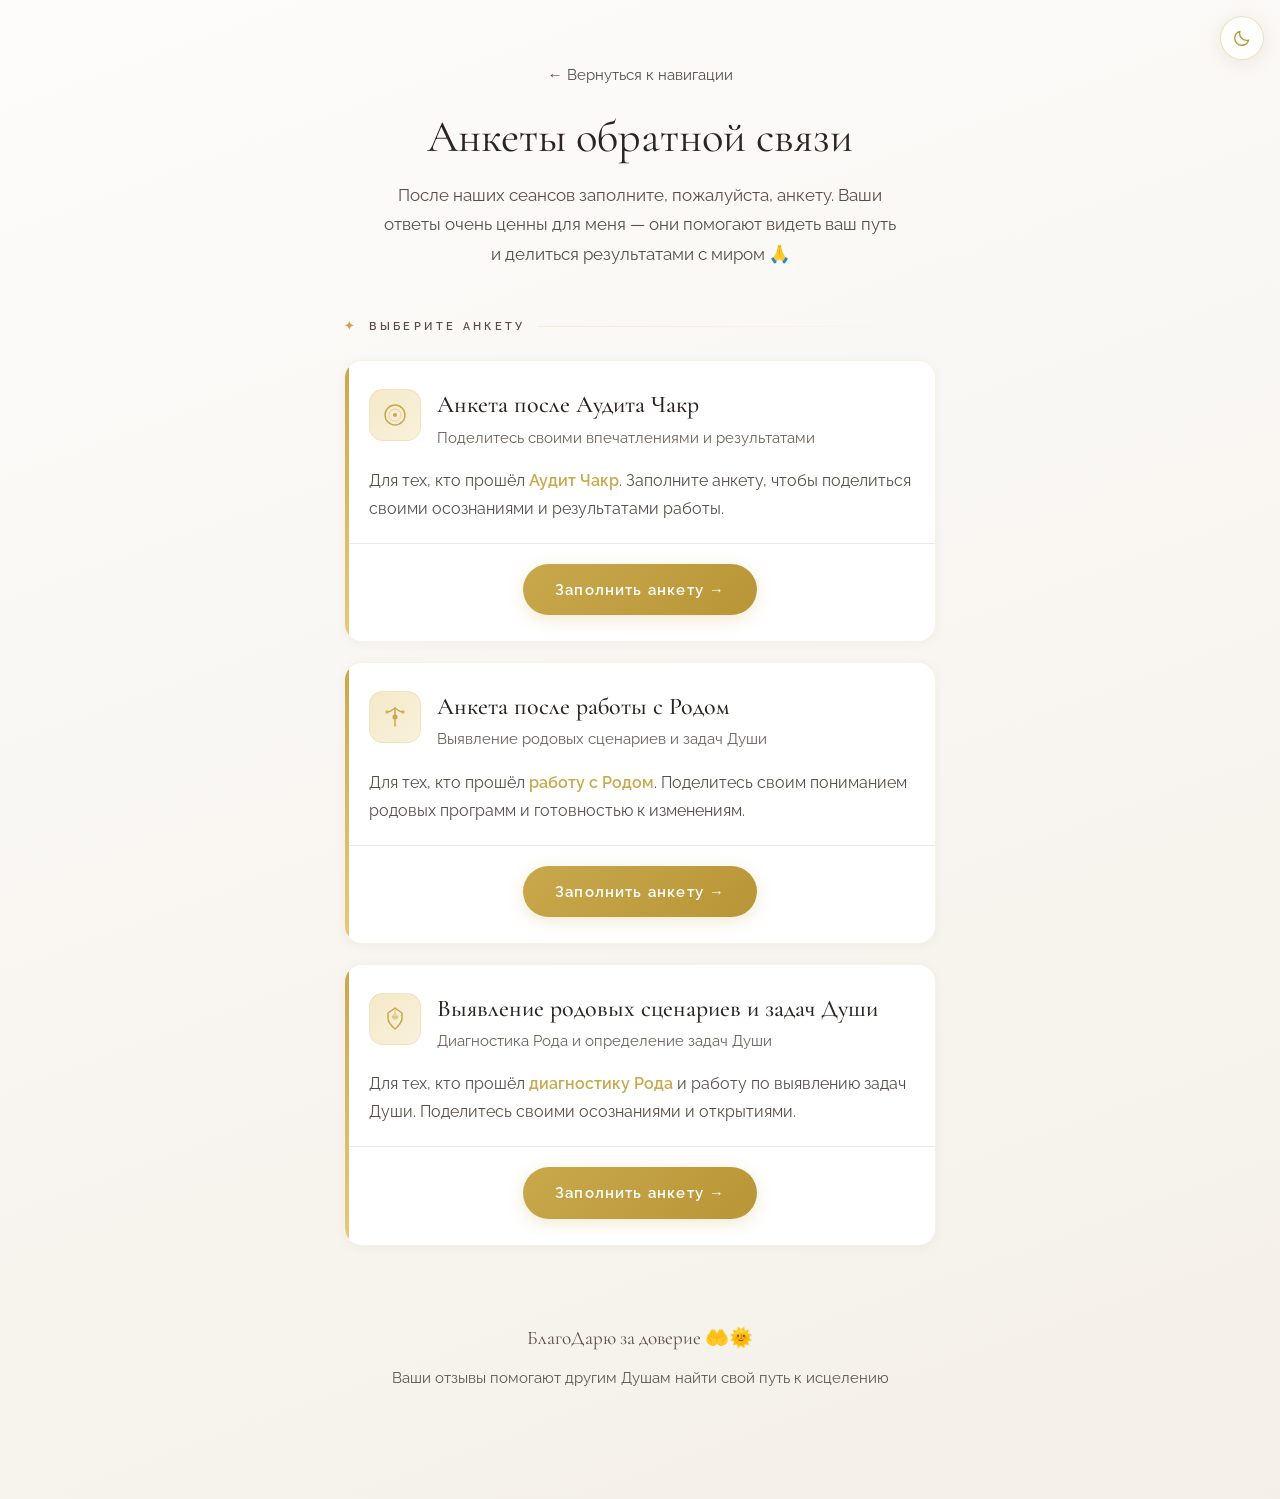
<file: anketa_nav/index.html>
<!DOCTYPE html>
<html lang="ru">
<head>
<meta charset="utf-8">
<meta name="viewport" content="width=device-width, initial-scale=1.0">
<meta name="HandheldFriendly" content="true">
<meta name="MobileOptimized" content="width">
<meta name="apple-mobile-web-app-capable" content="yes">
<meta property="og:title" content="ОТНОШЕНИЯ БЕЗ ВИНЫ | АНКЕТЫ ОБРАТНОЙ СВЯЗИ">
<meta property="og:type" content="website">
<meta property="twitter:title" content="ОТНОШЕНИЯ БЕЗ ВИНЫ | АНКЕТЫ ОБРАТНОЙ СВЯЗИ">
<title>ОТНОШЕНИЯ БЕЗ ВИНЫ | АНКЕТЫ ОБРАТНОЙ СВЯЗИ</title>
<link rel="icon" href="../images/favicon.png">
<style>
				:root {
					--primary: #2fc6f6 !important;
					--primary-darken-1: hsl(194.47, 92%, 55%);
					--primary-darken-2: hsl(194.47, 92%, 52%);
					--primary-darken-3: hsl(194.47, 92%, 47%);
					--primary-lighten-1: hsl(194.47, 92%, 67%);
					--primary-opacity-0: rgba(47, 198, 246, 0);
					--primary-opacity-0_05: rgba(47, 198, 246, 0.05);
					--primary-opacity-0_1: rgba(47, 198, 246, 0.1);
					--primary-opacity-0_15: rgba(47, 198, 246, 0.15);
					--primary-opacity-0_2: rgba(47, 198, 246, 0.2);
					--primary-opacity-0_25: rgba(47, 198, 246, 0.25);
					--primary-opacity-0_3: rgba(47, 198, 246, 0.3);
					--primary-opacity-0_35: rgba(47, 198, 246, 0.35);
					--primary-opacity-0_4: rgba(47, 198, 246, 0.4);
					--primary-opacity-0_45: rgba(47, 198, 246, 0.45);
					--primary-opacity-0_5: rgba(47, 198, 246, 0.5);
					--primary-opacity-0_55: rgba(47, 198, 246, 0.55);
					--primary-opacity-0_6: rgba(47, 198, 246, 0.6);
					--primary-opacity-0_65: rgba(47, 198, 246, 0.65);
					--primary-opacity-0_7: rgba(47, 198, 246, 0.7);
					--primary-opacity-0_75: rgba(47, 198, 246, 0.75);
					--primary-opacity-0_8: rgba(47, 198, 246, 0.8);
					--primary-opacity-0_85: rgba(47, 198, 246, 0.85);
					--primary-opacity-0_9: rgba(47, 198, 246, 0.9);
					--primary-opacity-0_95: rgba(47, 198, 246, 0.95);
					--theme-color-main: hsl(194.47, 20%, 20%);
					--theme-color-secondary: hsl(194.47, 20%, 80%);
					--theme-color-title: hsl(194.47, 20%, 20%);
					--theme-color-strict-inverse: #ffffff;
				}
			</style>
<style>:root {--theme-color-main: #999999 !important;--theme-color-title: #111111 !important;}</style>
<link rel="stylesheet" href="../css/01-design-tokens_dist_ui.design-tokens.min.css">
<link rel="stylesheet" href="../css/02-design-tokens_bitrix24_air-design-tokens.min.css">
<link rel="stylesheet" href="../css/03-fonts_opensans_ui.font.opensans.min.css">
<link rel="stylesheet" href="../css/04-air_dist_air-design-tokens.min.css">
<link rel="stylesheet" href="../css/05-icon-set_dist_icon-set.bundle.min.css">
<link rel="stylesheet" href="../css/06-outline_dist_outline.bundle.min.css">
<link rel="stylesheet" href="../css/07-popup_dist_main.popup.bundle.min.css">
<link rel="stylesheet" href="../css/08-actions_dist_actions.bundle.min.css">
<link rel="stylesheet" href="../css/09-main_dist_main.bundle.min.css">
<link rel="stylesheet" href="../css/10-skeleton_dist_skeleton.bundle.min.css">
<link rel="stylesheet" href="../css/11-sidepanel_dist_side-panel.bundle.min.css">
<link rel="stylesheet" href="../css/12-core_css_core_date.min.css">
<link rel="stylesheet" href="../css/13-hint_dist_ui.hint.bundle.min.css">
<link rel="stylesheet" href="../css/14-landing_css_landing_public.min.css">
<link rel="stylesheet" href="../css/15-templates_.default_style.min.css">
<link rel="stylesheet" href="../css/16-panel_main_popup.min.css">
<link rel="stylesheet" href="../css/17-panel_catalog_catalog_cond.min.css">
<link rel="stylesheet" href="../css/18-vendor_bootstrap_bootstrap.min.css">
<link rel="stylesheet" href="../css/19-templates_landing24_theme.min.css">
<link rel="stylesheet" href="../css/20-templates_landing24_template_styles.min.css">
<style>
					@keyframes page-transition {
						0% {
							opacity: 1;
						}
						100% {
							opacity: 0;
						}
					}
					body.landing-page-transition::after {
						opacity: 1;
						background: #ffffff;
						animation: page-transition 2s 1s forwards;
					}
				</style>
<style>
					body {
						--landing-font-family: Open Sans
					}
				</style>
<link rel="stylesheet" href="https://fonts.googleapis.com/css2?family=Open+Sans:wght@100;200;300;400;500;600;700;800;900">
<style>
				body {
					font-weight: 400;
					font-family: Open Sans;
					-webkit-font-smoothing: antialiased;
					-moz-osx-font-smoothing: grayscale;
					-moz-font-feature-settings: "liga", "kern";
					text-rendering: optimizelegibility;
				}
			</style>
<style>
				h1, h2, h3, h4, h5, h6 {
					font-family: Open Sans;
				}
			</style>
<style>
				html {font-size: 14px;}
				body {font-size: 1rem;}
				.g-font-size-default {font-size: 1rem;}
			</style>
<style>
				main.landing-public-mode {
					line-height: 1.6;
					font-weight: 400;
				}
				
				.landing-public-mode .h1, .landing-public-mode .h2, .landing-public-mode .h3, .landing-public-mode .h4, 
				.landing-public-mode .h5, .landing-public-mode .h6, .landing-public-mode .h7,
				.landing-public-mode h1, .landing-public-mode h2, .landing-public-mode h3, .landing-public-mode h4, 
				.landing-public-mode h5, .landing-public-mode h6 {
					font-weight: 400;
				}
			</style>
<style>.custom-text-shadow-1{text-shadow:2px 4px 3px rgba(0,0,0,.3)}.custom-text-shadow-2{text-shadow:2px 2px 3px rgba(255,255,255,.1)}.custom-text-shadow-3{text-shadow:6px 6px 0 rgba(0,0,0,.2)}.custom-text-shadow-4{text-shadow:4px 3px 0 #fff,9px 8px 0 rgba(0,0,0,.15)}.custom-text-shadow-5{text-shadow:0 3px 0 #b2a98f,0 14px 10px rgba(0,0,0,.15),0 24px 2px rgba(0,0,0,.1),0 34px 30px rgba(0,0,0,.1)}.custom-text-shadow-6{text-shadow:0 4px 3px rgba(0,0,0,.4),0 8px 13px rgba(0,0,0,.1),0 18px 23px rgba(0,0,0,.1)}.custom-text-shadow-7{text-shadow:0 1px 0 #ccc,0 2px 0 #c9c9c9,0 3px 0 #bbb,0 4px 0 #b9b9b9,0 5px 0 #aaa,0 6px 1px rgba(0,0,0,.1),0 0 5px rgba(0,0,0,.1),0 1px 3px rgba(0,0,0,.3),0 3px 5px rgba(0,0,0,.2),0 5px 10px rgba(0,0,0,.25),0 10px 10px rgba(0,0,0,.2),0 20px 20px rgba(0,0,0,.15)}.custom-text-shadow-8{text-shadow:rgba(255,255,255,.5) 0 3px 3px}.custom-text-shadow-9{text-shadow:0 0 6px rgba(255,255,255,.7)}.custom-text-shadow-10{text-shadow:0 15px 5px rgba(0,0,0,.1),10px 20px 5px rgba(0,0,0,.05),-10px 20px 5px rgba(0,0,0,.05)}.custom-text-shadow-11{text-shadow:2px 8px 6px rgba(0,0,0,.2),0 -5px 35px rgba(255,255,255,.3)}[style*="line-through"]{text-decoration:line-through}.gm-style .gm-style-iw{font-weight:normal}.landing-public-mode [data-pseudo-url*="\"enabled\":true}"]{cursor:pointer}</style>
<style>@charset "UTF-8";/*!
 * animate.css -http://daneden.me/animate
 * Version - 3.5.2
 * Licensed under the MIT license - http://opensource.org/licenses/MIT
 *
 * Copyright (c) 2017 Daniel Eden
 */.animated{animation-duration:1s;animation-fill-mode:both}.animated.infinite{animation-iteration-count:infinite}.animated.hinge{animation-duration:2s}.animated.flipOutX,.animated.flipOutY,.animated.bounceIn,.animated.bounceOut{animation-duration:.75s}@keyframes bounce{from,20%,53%,80%,to{animation-timing-function:cubic-bezier(0.215,0.610,0.355,1.000);transform:translate3d(0,0,0)}40%,43%{animation-timing-function:cubic-bezier(0.755,0.050,0.855,0.060);transform:translate3d(0,-30px,0)}70%{animation-timing-function:cubic-bezier(0.755,0.050,0.855,0.060);transform:translate3d(0,-15px,0)}90%{transform:translate3d(0,-4px,0)}}.bounce{animation-name:bounce;transform-origin:center bottom}@keyframes flash{from,50%,to{opacity:1}25%,75%{opacity:0}}.flash{animation-name:flash}@keyframes pulse{from{transform:scale3d(1,1,1)}50%{transform:scale3d(1.05,1.05,1.05)}to{transform:scale3d(1,1,1)}}.pulse{animation-name:pulse}@keyframes rubberBand{from{transform:scale3d(1,1,1)}30%{transform:scale3d(1.25,0.75,1)}40%{transform:scale3d(0.75,1.25,1)}50%{transform:scale3d(1.15,0.85,1)}65%{transform:scale3d(.95,1.05,1)}75%{transform:scale3d(1.05,.95,1)}to{transform:scale3d(1,1,1)}}.rubberBand{animation-name:rubberBand}@keyframes shake{from,to{transform:translate3d(0,0,0)}10%,30%,50%,70%,90%{transform:translate3d(-10px,0,0)}20%,40%,60%,80%{transform:translate3d(10px,0,0)}}.shake{animation-name:shake}@keyframes headShake{0%{transform:translateX(0)}6.5%{transform:translateX(-6px) rotateY(-9deg)}18.5%{transform:translateX(5px) rotateY(7deg)}31.5%{transform:translateX(-3px) rotateY(-5deg)}43.5%{transform:translateX(2px) rotateY(3deg)}50%{transform:translateX(0)}}.headShake{animation-timing-function:ease-in-out;animation-name:headShake}@keyframes swing{20%{transform:rotate3d(0,0,1,15deg)}40%{transform:rotate3d(0,0,1,-10deg)}60%{transform:rotate3d(0,0,1,5deg)}80%{transform:rotate3d(0,0,1,-5deg)}to{transform:rotate3d(0,0,1,0)}}.swing{transform-origin:top center;animation-name:swing}@keyframes tada{from{transform:scale3d(1,1,1)}10%,20%{transform:scale3d(.9,.9,.9) rotate3d(0,0,1,-3deg)}30%,50%,70%,90%{transform:scale3d(1.1,1.1,1.1) rotate3d(0,0,1,3deg)}40%,60%,80%{transform:scale3d(1.1,1.1,1.1) rotate3d(0,0,1,-3deg)}to{transform:scale3d(1,1,1)}}.tada{animation-name:tada}@keyframes wobble{from{transform:none}15%{transform:translate3d(-25%,0,0) rotate3d(0,0,1,-5deg)}30%{transform:translate3d(20%,0,0) rotate3d(0,0,1,3deg)}45%{transform:translate3d(-15%,0,0) rotate3d(0,0,1,-3deg)}60%{transform:translate3d(10%,0,0) rotate3d(0,0,1,2deg)}75%{transform:translate3d(-5%,0,0) rotate3d(0,0,1,-1deg)}to{transform:none}}.wobble{animation-name:wobble}@keyframes jello{from,11.1%,to{transform:none}22.2%{transform:skewX(-12.5deg) skewY(-12.5deg)}33.3%{transform:skewX(6.25deg) skewY(6.25deg)}44.4%{transform:skewX(-3.125deg) skewY(-3.125deg)}55.5%{transform:skewX(1.5625deg) skewY(1.5625deg)}66.6%{transform:skewX(-0.78125deg) skewY(-0.78125deg)}77.7%{transform:skewX(0.390625deg) skewY(0.390625deg)}88.8%{transform:skewX(-0.1953125deg) skewY(-0.1953125deg)}}.jello{animation-name:jello;transform-origin:center}@keyframes bounceIn{from,20%,40%,60%,80%,to{animation-timing-function:cubic-bezier(0.215,0.610,0.355,1.000)}0%{opacity:0;transform:scale3d(.3,.3,.3)}20%{transform:scale3d(1.1,1.1,1.1)}40%{transform:scale3d(.9,.9,.9)}60%{opacity:1;transform:scale3d(1.03,1.03,1.03)}80%{transform:scale3d(.97,.97,.97)}to{opacity:1;transform:scale3d(1,1,1)}}.bounceIn{animation-name:bounceIn}@keyframes bounceInDown{from,60%,75%,90%,to{animation-timing-function:cubic-bezier(0.215,0.610,0.355,1.000)}0%{opacity:0;transform:translate3d(0,-3000px,0)}60%{opacity:1;transform:translate3d(0,25px,0)}75%{transform:translate3d(0,-10px,0)}90%{transform:translate3d(0,5px,0)}to{transform:none}}.bounceInDown:not(.modified){animation-name:bounceInDown}@keyframes bounceInDownModified{from,60%,75%,90%,to{animation-timing-function:cubic-bezier(0.215,0.610,0.355,1.000)}0%{opacity:1}40%{opacity:0;transform:translate3d(0,-3000px,0)}60%{opacity:1;transform:translate3d(0,25px,0)}75%{transform:translate3d(0,-10px,0)}90%{transform:translate3d(0,5px,0)}to{transform:none}}.bounceInDown.modified{animation-name:bounceInDownModified}@keyframes bounceInLeft{from,60%,75%,90%,to{animation-timing-function:cubic-bezier(0.215,0.610,0.355,1.000)}0%{opacity:0;transform:translate3d(-3000px,0,0)}60%{opacity:1;transform:translate3d(25px,0,0)}75%{transform:translate3d(-10px,0,0)}90%{transform:translate3d(5px,0,0)}to{transform:none}}.bounceInLeft:not(.modified){animation-name:bounceInLeft}@keyframes bounceInLeftModified{from,60%,75%,90%,to{animation-timing-function:cubic-bezier(0.215,0.610,0.355,1.000)}0%{opacity:1}40%{opacity:0;transform:translate3d(-3000px,0,0)}60%{opacity:1;transform:translate3d(25px,0,0)}75%{transform:translate3d(-10px,0,0)}90%{transform:translate3d(5px,0,0)}to{transform:none}}.bounceInLeft.modified{animation-name:bounceInLeftModified}@keyframes bounceInRight{from,60%,75%,90%,to{animation-timing-function:cubic-bezier(0.215,0.610,0.355,1.000)}from{opacity:0;transform:translate3d(3000px,0,0)}60%{opacity:1;transform:translate3d(-25px,0,0)}75%{transform:translate3d(10px,0,0)}90%{transform:translate3d(-5px,0,0)}to{transform:none}}.bounceInRight:not(.modified){animation-name:bounceInRight}@keyframes bounceInRightModified{from,60%,75%,90%,to{animation-timing-function:cubic-bezier(0.215,0.610,0.355,1.000)}from{opacity:1}40%{opacity:0;transform:translate3d(3000px,0,0)}60%{opacity:1;transform:translate3d(-25px,0,0)}75%{transform:translate3d(10px,0,0)}90%{transform:translate3d(-5px,0,0)}to{transform:none}}.bounceInRight.modified{animation-name:bounceInRightModified}@keyframes bounceInUp{from,60%,75%,90%,to{animation-timing-function:cubic-bezier(0.215,0.610,0.355,1.000)}from{opacity:0;transform:translate3d(0,3000px,0)}60%{opacity:1;transform:translate3d(0,-20px,0)}75%{transform:translate3d(0,10px,0)}90%{transform:translate3d(0,-5px,0)}to{transform:translate3d(0,0,0)}}.bounceInUp:not(.modified){animation-name:bounceInUp}@keyframes bounceInUpModified{from,60%,75%,90%,to{animation-timing-function:cubic-bezier(0.215,0.610,0.355,1.000)}from{opacity:1}40%{opacity:0;transform:translate3d(0,3000px,0)}60%{opacity:1;transform:translate3d(0,-20px,0)}75%{transform:translate3d(0,10px,0)}90%{transform:translate3d(0,-5px,0)}to{transform:translate3d(0,0,0)}}.bounceInUp.modified{animation-name:bounceInUpModified}@keyframes bounceOut{20%{transform:scale3d(.9,.9,.9)}50%,55%{opacity:1;transform:scale3d(1.1,1.1,1.1)}to{opacity:0;transform:scale3d(.3,.3,.3)}}.bounceOut{animation-name:bounceOut}@keyframes bounceOutDown{20%{transform:translate3d(0,10px,0)}40%,45%{opacity:1;transform:translate3d(0,-20px,0)}to{opacity:0;transform:translate3d(0,2000px,0)}}.bounceOutDown{animation-name:bounceOutDown}@keyframes bounceOutLeft{20%{opacity:1;transform:translate3d(20px,0,0)}to{opacity:0;transform:translate3d(-2000px,0,0)}}.bounceOutLeft{animation-name:bounceOutLeft}@keyframes bounceOutRight{20%{opacity:1;transform:translate3d(-20px,0,0)}to{opacity:0;transform:translate3d(2000px,0,0)}}.bounceOutRight{animation-name:bounceOutRight}@keyframes bounceOutUp{20%{transform:translate3d(0,-10px,0)}40%,45%{opacity:1;transform:translate3d(0,20px,0)}to{opacity:0;transform:translate3d(0,-2000px,0)}}.bounceOutUp{animation-name:bounceOutUp}@keyframes fadeIn{from{opacity:0}to{opacity:1}}.fadeIn{animation-name:fadeIn}@keyframes fadeInDown{from{opacity:0;transform:translate3d(0,-100%,0)}to{opacity:1;transform:none}}.fadeInDown:not(.modified){animation-name:fadeInDown}@keyframes fadeInDownModified{from{opacity:1;transform:none}50%{opacity:0;transform:translate3d(0,-100%,0)}to{opacity:1;transform:none}}.fadeInDown.modified{animation-name:fadeInDownModified}@keyframes fadeInDownBig{from{opacity:0;transform:translate3d(0,-2000px,0)}to{opacity:1;transform:none}}.fadeInDownBig:not(.modified){animation-name:fadeInDownBig}@keyframes fadeInDownBigModified{from{opacity:1;transform:none}50%{opacity:0;transform:translate3d(0,-2000px,0)}to{opacity:1;transform:none}}.fadeInDownBig.modified{animation-name:fadeInDownBigModified}@keyframes fadeInLeft{from{opacity:0;transform:translate3d(-100%,0,0)}to{opacity:1;transform:none}}.fadeInLeft:not(.modified){animation-name:fadeInLeft}@keyframes fadeInLeftModified{from{opacity:1;transform:none}50%{opacity:0;transform:translate3d(-100%,0,0)}to{opacity:1;transform:none}}.fadeInLeft.modified{animation-name:fadeInLeftModified}@keyframes fadeInLeftBig{from{opacity:0;transform:translate3d(-2000px,0,0)}to{opacity:1;transform:none}}.fadeInLeftBig:not(.modified){animation-name:fadeInLeftBig}@keyframes fadeInLeftBigModified{from{opacity:1;transform:none}50%{opacity:0;transform:translate3d(-2000px,0,0)}to{opacity:1;transform:none}}.fadeInLeftBig.modified{animation-name:fadeInLeftBigModified}@keyframes fadeInRight{from{opacity:0;transform:translate3d(100%,0,0)}to{opacity:1;transform:none}}.fadeInRight:not(.modified){animation-name:fadeInRight}@keyframes fadeInRightModified{from{opacity:1;transform:none}50%{opacity:0;transform:translate3d(100%,0,0)}to{opacity:1;transform:none}}.fadeInRight.modified{animation-name:fadeInRightModified}@keyframes fadeInRightBig{from{opacity:0;transform:translate3d(2000px,0,0)}to{opacity:1;transform:none}}.fadeInRightBig:not(.modified){animation-name:fadeInRightBig}@keyframes fadeInRightBigModified{from{opacity:1;transform:none}50%{opacity:0;transform:translate3d(2000px,0,0)}to{opacity:1;transform:none}}.fadeInRightBig.modified{animation-name:fadeInRightBigModified}@keyframes fadeInUp{from{opacity:0;transform:translate3d(0,100%,0)}to{opacity:1;transform:none}}.fadeInUp:not(.modified){animation-name:fadeInUp}@keyframes fadeInUpModified{from{opacity:1;transform:none}50%{opacity:0;transform:translate3d(0,100%,0)}to{opacity:1;transform:none}}.fadeInUp.modified{animation-name:fadeInUpModified}@keyframes fadeInUpBig{from{opacity:0;transform:translate3d(0,2000px,0)}to{opacity:1;transform:none}}.fadeInUpBig:not(.modified){animation-name:fadeInUpBig}@keyframes fadeInUpBigModified{from{transform:none}50%{transform:translate3d(0,2000px,0)}to{transform:none}}.fadeInUpBig.modified{animation-name:fadeInUpBigModified}@keyframes fadeOut{from{opacity:1}to{opacity:0}}.fadeOut{animation-name:fadeOut}@keyframes fadeOutDown{from{opacity:1}to{opacity:0;transform:translate3d(0,100%,0)}}.fadeOutDown{animation-name:fadeOutDown}@keyframes fadeOutDownBig{from{opacity:1}to{opacity:0;transform:translate3d(0,2000px,0)}}.fadeOutDownBig{animation-name:fadeOutDownBig}@keyframes fadeOutLeft{from{opacity:1}to{opacity:0;transform:translate3d(-100%,0,0)}}.fadeOutLeft{animation-name:fadeOutLeft}@keyframes fadeOutLeftBig{from{opacity:1}to{opacity:0;transform:translate3d(-2000px,0,0)}}.fadeOutLeftBig{animation-name:fadeOutLeftBig}@keyframes fadeOutRight{from{opacity:1}to{opacity:0;transform:translate3d(100%,0,0)}}.fadeOutRight{animation-name:fadeOutRight}@keyframes fadeOutRightBig{from{opacity:1}to{opacity:0;transform:translate3d(2000px,0,0)}}.fadeOutRightBig{animation-name:fadeOutRightBig}@keyframes fadeOutUp{from{opacity:1}to{opacity:0;transform:translate3d(0,-100%,0)}}.fadeOutUp{animation-name:fadeOutUp}@keyframes fadeOutUpBig{from{opacity:1}to{opacity:0;transform:translate3d(0,-2000px,0)}}.fadeOutUpBig{animation-name:fadeOutUpBig}@keyframes flip{from{transform:perspective(400px) rotate3d(0,1,0,-360deg);animation-timing-function:ease-out}40%{transform:perspective(400px) translate3d(0,0,150px) rotate3d(0,1,0,-190deg);animation-timing-function:ease-out}50%{transform:perspective(400px) translate3d(0,0,150px) rotate3d(0,1,0,-170deg);animation-timing-function:ease-in}80%{transform:perspective(400px) scale3d(.95,.95,.95);animation-timing-function:ease-in}to{transform:perspective(400px);animation-timing-function:ease-in}}.animated.flip{-webkit-backface-visibility:visible;backface-visibility:visible;animation-name:flip}@keyframes flipInX{from{transform:perspective(400px) rotate3d(1,0,0,90deg);animation-timing-function:ease-in;opacity:0}40%{transform:perspective(400px) rotate3d(1,0,0,-20deg);animation-timing-function:ease-in}60%{transform:perspective(400px) rotate3d(1,0,0,10deg);opacity:1}80%{transform:perspective(400px) rotate3d(1,0,0,-5deg)}to{transform:perspective(400px)}}.flipInX{-webkit-backface-visibility:visible !important;backface-visibility:visible !important;animation-name:flipInX}@keyframes flipInY{from{transform:perspective(400px) rotate3d(0,1,0,90deg);animation-timing-function:ease-in;opacity:0}40%{transform:perspective(400px) rotate3d(0,1,0,-20deg);animation-timing-function:ease-in}60%{transform:perspective(400px) rotate3d(0,1,0,10deg);opacity:1}80%{transform:perspective(400px) rotate3d(0,1,0,-5deg)}to{transform:perspective(400px)}}.flipInY{-webkit-backface-visibility:visible !important;backface-visibility:visible !important;animation-name:flipInY}@keyframes flipOutX{from{transform:perspective(400px)}30%{transform:perspective(400px) rotate3d(1,0,0,-20deg);opacity:1}to{transform:perspective(400px) rotate3d(1,0,0,90deg);opacity:0}}.flipOutX{animation-name:flipOutX;-webkit-backface-visibility:visible !important;backface-visibility:visible !important}@keyframes flipOutY{from{transform:perspective(400px)}30%{transform:perspective(400px) rotate3d(0,1,0,-15deg);opacity:1}to{transform:perspective(400px) rotate3d(0,1,0,90deg);opacity:0}}.flipOutY{-webkit-backface-visibility:visible !important;backface-visibility:visible !important;animation-name:flipOutY}@keyframes lightSpeedIn{from{transform:translate3d(100%,0,0) skewX(-30deg);opacity:0}60%{transform:skewX(20deg);opacity:1}80%{transform:skewX(-5deg);opacity:1}to{transform:none;opacity:1}}.lightSpeedIn:not(.modified){animation-name:lightSpeedIn;animation-timing-function:ease-out}@keyframes lightSpeedInModified{from{transform:none}40%{transform:translate3d(100%,0,0) skewX(-30deg)}60%{transform:skewX(20deg)}80%{transform:skewX(-5deg)}to{transform:none}}.lightSpeedIn.modified{animation-name:lightSpeedInModified;animation-timing-function:ease-out}@keyframes lightSpeedOut{from{opacity:1}to{transform:translate3d(100%,0,0) skewX(30deg);opacity:0}}.lightSpeedOut{animation-name:lightSpeedOut;animation-timing-function:ease-in}@keyframes rotateIn{from{transform-origin:center;transform:rotate3d(0,0,1,-200deg);opacity:0}to{transform-origin:center;transform:none;opacity:1}}.rotateIn:not(.modified){animation-name:rotateIn}@keyframes rotateInModified{from{transform-origin:center;transform:none}50%{transform-origin:center;transform:rotate3d(0,0,1,-200deg)}to{transform-origin:center;transform:none}}.rotateIn.modified{animation-name:rotateInModified}@keyframes rotateInDownLeft{from{transform-origin:left bottom;transform:rotate3d(0,0,1,-45deg);opacity:0}to{transform-origin:left bottom;transform:none;opacity:1}}.rotateInDownLeft:not(.modified){animation-name:rotateInDownLeft}@keyframes rotateInDownLeftModified{from{transform-origin:left bottom;transform:none}50%{transform-origin:left bottom;transform:rotate3d(0,0,1,-45deg)}to{transform-origin:left bottom;transform:none}}.rotateInDownLeft.modified{animation-name:rotateInDownLeftModified}@keyframes rotateInDownRight{from{transform-origin:right bottom;transform:rotate3d(0,0,1,45deg);opacity:0}to{transform-origin:right bottom;transform:none;opacity:1}}.rotateInDownRight:not(.modified){animation-name:rotateInDownRight}@keyframes rotateInDownRightModified{from{transform-origin:right bottom;transform:none}50%{transform-origin:right bottom;transform:rotate3d(0,0,1,45deg)}to{transform-origin:right bottom;transform:none}}.rotateInDownRight.modified{animation-name:rotateInDownRightModified}@keyframes rotateInUpLeft{from{transform-origin:left bottom;transform:rotate3d(0,0,1,45deg);opacity:0}to{transform-origin:left bottom;transform:none;opacity:1}}.rotateInUpLeft:not(.modified){animation-name:rotateInUpLeft}@keyframes rotateInUpLeftModified{from{transform-origin:left bottom;transform:none}50%{transform-origin:left bottom;transform:rotate3d(0,0,1,45deg)}to{transform-origin:left bottom;transform:none}}.rotateInUpLeft.modified{animation-name:rotateInUpLeftModified}@keyframes rotateInUpRight{from{transform-origin:right bottom;transform:rotate3d(0,0,1,-90deg);opacity:0}to{transform-origin:right bottom;transform:none;opacity:1}}.rotateInUpRight:not(.modified){animation-name:rotateInUpRight}@keyframes rotateInUpRightModified{from{transform-origin:right bottom;transform:none}50%{transform-origin:right bottom;transform:rotate3d(0,0,1,-90deg)}to{transform-origin:right bottom;transform:none}}.rotateInUpRight.modified{animation-name:rotateInUpRightModified}@keyframes rotateOut{from{transform-origin:center;opacity:1}to{transform-origin:center;transform:rotate3d(0,0,1,200deg);opacity:0}}.rotateOut{animation-name:rotateOut}@keyframes rotateOutDownLeft{from{transform-origin:left bottom;opacity:1}to{transform-origin:left bottom;transform:rotate3d(0,0,1,45deg);opacity:0}}.rotateOutDownLeft{animation-name:rotateOutDownLeft}@keyframes rotateOutDownRight{from{transform-origin:right bottom;opacity:1}to{transform-origin:right bottom;transform:rotate3d(0,0,1,-45deg);opacity:0}}.rotateOutDownRight{animation-name:rotateOutDownRight}@keyframes rotateOutUpLeft{from{transform-origin:left bottom;opacity:1}to{transform-origin:left bottom;transform:rotate3d(0,0,1,-45deg);opacity:0}}.rotateOutUpLeft{animation-name:rotateOutUpLeft}@keyframes rotateOutUpRight{from{transform-origin:right bottom;opacity:1}to{transform-origin:right bottom;transform:rotate3d(0,0,1,90deg);opacity:0}}.rotateOutUpRight{animation-name:rotateOutUpRight}@keyframes hinge{0%{transform-origin:top left;animation-timing-function:ease-in-out}20%,60%{transform:rotate3d(0,0,1,80deg);transform-origin:top left;animation-timing-function:ease-in-out}40%,80%{transform:rotate3d(0,0,1,60deg);transform-origin:top left;animation-timing-function:ease-in-out;opacity:1}to{transform:translate3d(0,700px,0);opacity:0}}.hinge{animation-name:hinge}@keyframes jackInTheBox{from{opacity:0;transform:scale(0.1) rotate(30deg);transform-origin:center bottom}50%{transform:rotate(-10deg)}70%{transform:rotate(3deg)}to{opacity:1;transform:scale(1)}}.jackInTheBox{animation-name:jackInTheBox}@keyframes rollIn{from{opacity:0;transform:translate3d(-100%,0,0) rotate3d(0,0,1,-120deg)}to{opacity:1;transform:none}}.rollIn:not(.modified){animation-name:rollIn}@keyframes rollInModified{from{transform:none}50%{transform:translate3d(-100%,0,0) rotate3d(0,0,1,-120deg)}to{transform:none}}.rollIn.modified{animation-name:rollInModified}@keyframes rollOut{from{opacity:1}to{opacity:0;transform:translate3d(100%,0,0) rotate3d(0,0,1,120deg)}}.rollOut{animation-name:rollOut}@keyframes zoomIn{from{opacity:0;transform:scale3d(.3,.3,.3)}50%{opacity:1}}.zoomIn:not(.modified){animation-name:zoomIn}@keyframes zoomInModified{50%{transform:scale3d(.3,.3,.3)}}.zoomIn.modified{animation-name:zoomInModified}@keyframes zoomToIn{from{opacity:0;transform:scale3d(1.7,1.7,1.7);animation-timing-function:ease-out}30%{opacity:0}100%{opacity:1}}.zoomToIn:not(.modified){animation-name:zoomToIn}@keyframes zoomToInModified{50%{transform:scale3d(1.7,1.7,1.7);animation-timing-function:ease-out}}.zoomToIn.modified{animation-name:zoomToInModified}@keyframes zoomInDown{from{opacity:0;transform:scale3d(.1,.1,.1) translate3d(0,-1000px,0);animation-timing-function:cubic-bezier(0.550,0.055,0.675,0.190)}60%{opacity:1;transform:scale3d(.475,.475,.475) translate3d(0,60px,0);animation-timing-function:cubic-bezier(0.175,0.885,0.320,1)}}.zoomInDown:not(.modified){animation-name:zoomInDown}@keyframes zoomInDownModified{from{opacity:1}45%{opacity:0;transform:scale3d(.1,.1,.1) translate3d(0,-1000px,0);animation-timing-function:cubic-bezier(0.550,0.055,0.675,0.190)}90%{opacity:1;transform:scale3d(.475,.475,.475) translate3d(0,60px,0);animation-timing-function:cubic-bezier(0.175,0.885,0.320,1)}}.zoomInDown.modified{animation-name:zoomInDownModified}@keyframes zoomInLeft{from{opacity:0;transform:scale3d(.1,.1,.1) translate3d(-1000px,0,0);animation-timing-function:cubic-bezier(0.550,0.055,0.675,0.190)}60%{opacity:1;transform:scale3d(.475,.475,.475) translate3d(10px,0,0);animation-timing-function:cubic-bezier(0.175,0.885,0.320,1)}}.zoomInLeft:not(.modified){animation-name:zoomInLeft}@keyframes zoomInLeftModified{from{opacity:1}45%{opacity:0;transform:scale3d(.1,.1,.1) translate3d(-1000px,0,0);animation-timing-function:cubic-bezier(0.550,0.055,0.675,0.190)}90%{opacity:1;transform:scale3d(.475,.475,.475) translate3d(10px,0,0);animation-timing-function:cubic-bezier(0.175,0.885,0.320,1)}}.zoomInLeft.modified{animation-name:zoomInLeftModified}@keyframes zoomInRight{from{opacity:0;transform:scale3d(.1,.1,.1) translate3d(1000px,0,0);animation-timing-function:cubic-bezier(0.550,0.055,0.675,0.190)}60%{opacity:1;transform:scale3d(.475,.475,.475) translate3d(-10px,0,0);animation-timing-function:cubic-bezier(0.175,0.885,0.320,1)}}.zoomInRight:not(.modified){animation-name:zoomInRight}@keyframes zoomInRightModified{from{opacity:1}45%{opacity:0;transform:scale3d(.1,.1,.1) translate3d(1000px,0,0);animation-timing-function:cubic-bezier(0.550,0.055,0.675,0.190)}90%{opacity:1;transform:scale3d(.475,.475,.475) translate3d(-10px,0,0);animation-timing-function:cubic-bezier(0.175,0.885,0.320,1)}}.zoomInRight.modified{animation-name:zoomInRightModified}@keyframes zoomInUp{from{opacity:0;transform:scale3d(.1,.1,.1) translate3d(0,1000px,0);animation-timing-function:cubic-bezier(0.550,0.055,0.675,0.190)}60%{opacity:1;transform:scale3d(.475,.475,.475) translate3d(0,-60px,0);animation-timing-function:cubic-bezier(0.175,0.885,0.320,1)}}.zoomInUp:not(.modified){animation-name:zoomInUp}@keyframes zoomInUpModified{from{opacity:1}45%{opacity:0;transform:scale3d(.1,.1,.1) translate3d(0,1000px,0);animation-timing-function:cubic-bezier(0.550,0.055,0.675,0.190)}90%{opacity:1;transform:scale3d(.475,.475,.475) translate3d(0,-60px,0);animation-timing-function:cubic-bezier(0.175,0.885,0.320,1)}}.zoomInUp.modified{animation-name:zoomInUpModified}@keyframes zoomOut{from{opacity:1}50%{opacity:0;transform:scale3d(.3,.3,.3)}to{opacity:0}}.zoomOut{animation-name:zoomOut}@keyframes zoomOutDown{40%{opacity:1;transform:scale3d(.475,.475,.475) translate3d(0,-60px,0);animation-timing-function:cubic-bezier(0.550,0.055,0.675,0.190)}to{opacity:0;transform:scale3d(.1,.1,.1) translate3d(0,2000px,0);transform-origin:center bottom;animation-timing-function:cubic-bezier(0.175,0.885,0.320,1)}}.zoomOutDown{animation-name:zoomOutDown}@keyframes zoomOutLeft{40%{opacity:1;transform:scale3d(.475,.475,.475) translate3d(42px,0,0)}to{opacity:0;transform:scale(.1) translate3d(-2000px,0,0);transform-origin:left center}}.zoomOutLeft{animation-name:zoomOutLeft}@keyframes zoomOutRight{40%{opacity:1;transform:scale3d(.475,.475,.475) translate3d(-42px,0,0)}to{opacity:0;transform:scale(.1) translate3d(2000px,0,0);transform-origin:right center}}.zoomOutRight{animation-name:zoomOutRight}@keyframes zoomOutUp{40%{opacity:1;transform:scale3d(.475,.475,.475) translate3d(0,60px,0);animation-timing-function:cubic-bezier(0.550,0.055,0.675,0.190)}to{opacity:0;transform:scale3d(.1,.1,.1) translate3d(0,-2000px,0);transform-origin:center bottom;animation-timing-function:cubic-bezier(0.175,0.885,0.320,1)}}.zoomOutUp{animation-name:zoomOutUp}@keyframes slideInDown{from{transform:translate3d(0,-100%,0)}to{transform:translate3d(0,0,0)}}.slideInDown:not(.modified){animation-name:slideInDown}@keyframes slideInDownModified{from{transform:translate3d(0,0,0)}50%{transform:translate3d(0,-100%,0)}to{transform:translate3d(0,0,0)}}.slideInDown.modified{animation-name:slideInDownModified}@keyframes slideInLeft{from{transform:translate3d(-100%,0,0)}to{transform:translate3d(0,0,0)}}.slideInLeft:not(.modified){animation-name:slideInLeft}@keyframes slideInLeftModified{from{transform:translate3d(0,0,0)}50%{transform:translate3d(-100%,0,0)}to{transform:translate3d(0,0,0)}}.slideInLeft.modified{animation-name:slideInLeftModified}@keyframes slideInRight{from{transform:translate3d(100%,0,0)}to{transform:translate3d(0,0,0)}}.slideInRight:not(.modified){animation-name:slideInRight}@keyframes slideInRightModified{from{transform:translate3d(0,0,0)}50%{transform:translate3d(100%,0,0)}to{transform:translate3d(0,0,0)}}.slideInRight.modified{animation-name:slideInRightModified}@keyframes slideInUp{from{transform:translate3d(0,100%,0)}to{transform:translate3d(0,0,0)}}.slideInUp:not(.modified){animation-name:slideInUp}@keyframes slideInUpModified{from{transform:translate3d(0,0,0)}50%{transform:translate3d(0,100%,0)}to{transform:translate3d(0,0,0)}}.slideInUp.modified{animation-name:slideInUpModified}@keyframes slideOutDown{from{transform:translate3d(0,0,0)}to{visibility:hidden;transform:translate3d(0,100%,0)}}.slideOutDown{animation-name:slideOutDown}@keyframes slideOutLeft{from{transform:translate3d(0,0,0)}to{visibility:hidden;transform:translate3d(-100%,0,0)}}.slideOutLeft{animation-name:slideOutLeft}@keyframes slideOutRight{from{transform:translate3d(0,0,0)}to{visibility:hidden;transform:translate3d(100%,0,0)}}.slideOutRight{animation-name:slideOutRight}@keyframes slideOutUp{from{transform:translate3d(0,0,0)}to{visibility:hidden;transform:translate3d(0,-100%,0)}}.slideOutUp{animation-name:slideOutUp}</style>
<style>.bitrix-footer{display:flex;min-height:48px;align-items:center;justify-content:center;flex-wrap:wrap;flex-shrink:0;padding:16px 12px 20px;background:#242424}.bitrix-footer,.bitrix-footer *,.bitrix-footer :after,.bitrix-footer :before{box-sizing:border-box}.bitrix-footer-text{display:block;width:100%}.bitrix-footer-link{margin:0}.bitrix-footer-link,.bitrix-footer-terms,.bitrix-footer-text,a.bitrix-footer-link,a.bitrix-footer-link:visited{color:#919191;font:12px/14px var(--ui-font-family-secondary,var(--ui-font-family-open-sans));font-weight:var(--ui-font-weight-regular,400);text-align:center}a.bitrix-footer-link,a.bitrix-footer-link:visited{transition:all .18s ease;border-bottom:1px solid #919191;text-decoration:none}a.bitrix-footer-link:hover{color:#fff;border-bottom-color:#fff;text-decoration:none}.bitrix-footer-seo{margin-bottom:10px!important}.bitrix-footer-seo img{display:inline-block;width:auto;max-width:none;height:auto;margin:0 3px;vertical-align:middle}.bitrix-footer-terms{display:flex;align-items:center;justify-content:center;gap:5px}.bitrix-footer-hint,.bitrix-footer-link-report{margin:0}.bitrix-footer-hint.ui-hint{flex:0 0 auto;width:13px;height:13px;line-height:13px}.bitrix-footer-hint.ui-hint .ui-hint-icon{display:inline-flex;align-items:center;justify-content:center;--ui-icon-set__icon-size:13px;--ui-icon-set__icon-color:#fff;margin:0!important}</style>
<link rel="stylesheet" href="../css/custom.css">
<script>(function(){var d=document.documentElement;d.classList.add('m-js');var t=null;try{t=localStorage.getItem('verniguru-theme')}catch(e){}if(!t&&window.matchMedia&&matchMedia('(prefers-color-scheme: dark)').matches)t='dark';if(t==='dark')d.setAttribute('data-theme','dark')})()</script>
<link rel="stylesheet" href="../css/motion.css">
<link rel="stylesheet" href="../css/theme.css">
</head>
<body class="landing-page-transition" data-landing-id="563">
<main class="w-100 landing-public-mode" id="landing-main-content" tabindex="-1" data-testid="pub-main">
<div id="b14321" class="block-wrapper block-html">
<section class="landing-block g-pt-0 g-pb-0 g-pl-0 g-pr-0">
	


<meta charset="UTF-8">
<meta name="viewport" content="width=device-width, initial-scale=1.0">
<title>Анкеты для клиентов — Анастасия Вернигуру</title>
<link href="https://fonts.googleapis.com/css2?family=Cormorant+Garamond:ital,wght@0,300;0,400;0,600;1,300;1,400&amp;family=Raleway:wght@300;400;500;600;700&amp;display=swap" rel="stylesheet">
<style>
:root {
  --cream: #f8f6f3;
  --cream-dark: #ede8e2;
  --gold: #c9a84c;
  --gold-light: #e8c97a;
  --gold-pale: #f5e9c8;
  --text-dark: #2c2420;
  --text-mid: #5a4d45;
  --text-light: #8a7c70;
  --card-bg: #ffffff;
  --border: rgba(201,168,76,0.15);
}

* { margin: 0; padding: 0; box-sizing: border-box; }

body {
  background: linear-gradient(160deg, #fdfcfb 0%, #f4f0e8 100%);
  color: var(--text-dark);
  font-family: 'Raleway', sans-serif;
  font-weight: 400;
  min-height: 100vh;
  font-size: 18px;
  line-height: 1.7;
}

.wrapper { 
  max-width: 640px; 
  margin: 0 auto; 
  padding: 60px 24px 80px; 
}

/* ═══ HERO ═══ */
.hero { 
  text-align: center; 
  margin-bottom: 48px; 
  animation: fadeDown 1s ease both; 
}
@keyframes fadeDown { 
  from { opacity:0; transform:translateY(-24px); } 
  to { opacity:1; transform:translateY(0); } 
}

.hero-back {
  display: inline-flex; 
  align-items: center; 
  gap: 8px;
  font-size: 0.95rem; 
  color: var(--text-mid); 
  text-decoration: none;
  margin-bottom: 24px; 
  transition: all 0.3s;
}
.hero-back:hover { 
  color: var(--gold); 
  transform: translateX(-4px); 
}

.hero-title {
  font-family: 'Cormorant Garamond', serif;
  font-size: clamp(2.2rem, 5vw, 2.8rem); 
  font-weight: 400; 
  line-height: 1.2; 
  color: var(--text-dark);
  margin-bottom: 16px;
}

.hero-desc {
  font-size: 1.05rem; 
  line-height: 1.75; 
  color: var(--text-mid); 
  max-width: 520px; 
  margin: 0 auto;
}

/* ═══ SECTION LABEL ═══ */
.section-label {
  display: flex; 
  align-items: center; 
  gap: 12px;
  font-size: 0.7rem; 
  letter-spacing: 0.3em; 
  text-transform: uppercase;
  color: var(--text-mid); 
  margin: 40px 0 24px; 
  font-weight: 600;
}
.section-label::before { 
  content: '✦'; 
  color: var(--gold); 
  font-size: 12px;
}
.section-label::after { 
  content:''; 
  flex:1; 
  height:1px; 
  background: linear-gradient(to right, var(--border), transparent); 
}

/* ═══ QUESTIONNAIRE CARD ═══ */
.quest-card {
  padding: 0;
  margin-bottom: 20px;
  border-radius: 18px;
  background: var(--card-bg);
  border: 1px solid var(--border);
  position: relative;
  overflow: hidden;
  text-decoration: none;
  display: block;
  color: inherit;
  transition: all 0.3s ease;
  box-shadow: 0 2px 12px rgba(0,0,0,0.04);
  opacity: 0;
  transform: translateY(16px);
  animation: cardIn 0.5s ease forwards;
}

.quest-card:hover {
  border-color: var(--gold);
  transform: translateY(-4px);
  box-shadow: 0 8px 28px rgba(201,168,76,0.15);
}

@keyframes cardIn { 
  to { opacity:1; transform:translateY(0); } 
}

.quest-card::after {
  content:'';
  position:absolute;
  left:0;
  top:0;
  bottom:0;
  width:4px;
  background: linear-gradient(to bottom, var(--gold), var(--gold-light));
  opacity:1;
}

.quest-header {
  display: flex;
  align-items: flex-start;
  gap: 16px;
  padding: 28px 24px 18px;
}

.quest-icon {
  width: 52px;
  height: 52px;
  flex-shrink: 0;
  border-radius: 14px;
  background: linear-gradient(135deg, var(--gold-pale) 0%, #f9f1dc 100%);
  border: 1px solid var(--border);
  display: flex;
  align-items: center;
  justify-content: center;
  transition: all 0.3s;
}

.quest-card:hover .quest-icon {
  transform: scale(1.08) rotate(-4deg);
  background: linear-gradient(135deg, var(--gold-light) 0%, var(--gold-pale) 100%);
}

.quest-title-wrap { flex: 1; }

.quest-title {
  font-family: 'Cormorant Garamond', serif;
  font-size: 1.5rem;
  font-weight: 500;
  line-height: 1.3;
  color: var(--text-dark);
  margin-bottom: 6px;
}

.quest-sub {
  font-size: 0.92rem;
  color: var(--text-light);
  line-height: 1.5;
}

.quest-intro {
  font-size: 1rem;
  line-height: 1.75;
  color: var(--text-mid);
  padding: 0 24px 20px;
}

.quest-intro strong {
  color: var(--gold);
  font-weight: 600;
}

.quest-cta {
  padding: 20px 24px 26px;
  text-align: center;
  border-top: 1px solid var(--cream-dark);
}

.quest-cta-btn {
  display: inline-block;
  padding: 14px 32px;
  background: linear-gradient(135deg, var(--gold), #b89637);
  color: #fff;
  border-radius: 40px;
  font-size: 0.92rem;
  font-weight: 600;
  letter-spacing: 0.08em;
  transition: all 0.3s;
  box-shadow: 0 4px 16px rgba(201,168,76,0.25);
}

.quest-card:hover .quest-cta-btn {
  transform: scale(1.05);
  box-shadow: 0 6px 24px rgba(201,168,76,0.4);
}

/* Stagger animations */
.reveal:nth-child(1) { animation-delay: .05s; }
.reveal:nth-child(2) { animation-delay: .10s; }
.reveal:nth-child(3) { animation-delay: .15s; }
.reveal:nth-child(4) { animation-delay: .20s; }
.reveal:nth-child(5) { animation-delay: .25s; }

.reveal { 
  opacity:0; 
  transform:translateY(16px); 
  transition: opacity 0.55s ease, transform 0.55s ease; 
}
.reveal.vis { 
  opacity:1; 
  transform:translateY(0); 
}

/* ═══ FOOTER NOTE ═══ */
.footer-note {
  text-align: center; 
  margin-top: 48px; 
  padding: 28px 24px; 
  opacity: 0.8;
}

.footer-note p {
  font-family: 'Cormorant Garamond', serif; 
  font-size: 1.2rem; 
  color: var(--text-mid); 
  line-height: 1.7;
  margin-bottom: 8px;
}

.footer-note span {
  font-size: 0.92rem; 
  opacity: 0.75;
}

@media (max-width: 600px) {
  .wrapper { padding: 48px 20px 64px; }
  .hero-title { font-size: 2rem; }
  .quest-header { padding: 24px 20px 16px; }
  .quest-intro { padding: 0 20px 18px; }
  .quest-cta { padding: 18px 20px 24px; }
}
</style>



<div class="wrapper">

<!-- HERO -->
<div class="hero">
  <a href="../" class="hero-back">← Вернуться к навигации</a>
  <h1 class="hero-title">Анкеты обратной связи</h1>
  <p class="hero-desc">После наших сеансов заполните, пожалуйста, анкету. Ваши ответы очень ценны для меня — они помогают видеть ваш путь и делиться результатами с миром 🙏</p>
</div>

<!-- ВЫБОР АНКЕТЫ -->
<div class="section-label reveal">Выберите анкету</div>

<a href="../anketa_nav/audit/" class="quest-card reveal">
  <div class="quest-header">
    <div class="quest-icon">
      <svg width="26" height="26" viewBox="0 0 26 26" fill="none">
        <circle cx="13" cy="13" r="10" stroke="#c9a84c" stroke-width="1.5"></circle>
        <circle cx="13" cy="13" r="6" stroke="#c9a84c" stroke-width="1" opacity="0.4"></circle>
        <circle cx="13" cy="13" r="2" fill="#c9a84c"></circle>
      </svg>
    </div>
    <div class="quest-title-wrap">
      <div class="quest-title">Анкета после Аудита Чакр</div>
      <div class="quest-sub">Поделитесь своими впечатлениями и результатами</div>
    </div>
  </div>

  <div class="quest-intro">
    Для тех, кто прошёл <strong>Аудит Чакр</strong>. Заполните анкету, чтобы поделиться своими осознаниями и результатами работы.
  </div>

  <div class="quest-cta">
    <span class="quest-cta-btn">Заполнить анкету →</span>
  </div>
</a>

<a href="../anketa_nav/rod_work/" class="quest-card reveal">
  <div class="quest-header">
    <div class="quest-icon">
      <svg width="26" height="26" viewBox="0 0 26 26" fill="none">
        <path d="M13 22V4" stroke="#c9a84c" stroke-width="1.5" stroke-linecap="round"></path>
        <path d="M13 4C13 4 8 8 5 8M13 4C13 4 18 8 21 8" stroke="#c9a84c" stroke-width="1.5" stroke-linecap="round"></path>
        <circle cx="5" cy="8" r="2" fill="#c9a84c" opacity=".5"></circle>
        <circle cx="21" cy="8" r="2" fill="#c9a84c" opacity=".5"></circle>
        <circle cx="13" cy="13" r="2.5" fill="#c9a84c"></circle>
      </svg>
    </div>
    <div class="quest-title-wrap">
      <div class="quest-title">Анкета после работы с Родом</div>
      <div class="quest-sub">Выявление родовых сценариев и задач Души</div>
    </div>
  </div>

  <div class="quest-intro">
    Для тех, кто прошёл <strong>работу с Родом</strong>. Поделитесь своим пониманием родовых программ и готовностью к изменениям.
  </div>

  <div class="quest-cta">
    <span class="quest-cta-btn">Заполнить анкету →</span>
  </div>
</a>

<a href="../anketa_nav/soul_tasks/" class="quest-card reveal">
  <div class="quest-header">
    <div class="quest-icon">
      <svg width="26" height="26" viewBox="0 0 26 26" fill="none">
        <path d="M13 2L20 7V12C20 17 13 23 13 23C13 23 6 17 6 12V7L13 2Z" stroke="#c9a84c" stroke-width="1.5" stroke-linejoin="round"></path>
        <circle cx="13" cy="11" r="3" fill="#c9a84c" opacity=".4"></circle>
        <path d="M13 3v5M10 11h6" stroke="#c9a84c" stroke-width="1" opacity=".6" stroke-linecap="round"></path>
      </svg>
    </div>
    <div class="quest-title-wrap">
      <div class="quest-title">Выявление родовых сценариев и задач Души</div>
      <div class="quest-sub">Диагностика Рода и определение задач Души</div>
    </div>
  </div>

  <div class="quest-intro">
    Для тех, кто прошёл <strong>диагностику Рода</strong> и работу по выявлению задач Души. Поделитесь своими осознаниями и открытиями.
  </div>

  <div class="quest-cta">
    <span class="quest-cta-btn">Заполнить анкету →</span>
  </div>
</a>

<div class="footer-note reveal">
  <p>БлагоДарю за доверие 🤲🌞</p>
  <span>Ваши отзывы помогают другим Душам найти свой путь к исцелению</span>
</div>

</div><!-- /wrapper -->

<script data-skip-moving="true">
// ── SCROLL REVEAL
const obs = new IntersectionObserver(
  es => es.forEach(e => { if(e.isIntersecting) e.target.classList.add('vis'); }),
  { threshold: .08, rootMargin: '0px 0px -20px 0px' }
);
document.querySelectorAll('.reveal').forEach(el => obs.observe(el));
</script>

</section></div>
</main>
<script>
(function(){
  function lazy(root){
    root.querySelectorAll('[data-lazy-bg]').forEach(function(el){var bg=el.getAttribute('data-bg'); if(bg){el.style.backgroundImage=bg;} el.removeAttribute('data-lazy-bg');});
    root.querySelectorAll('img[data-src]').forEach(function(img){img.src=img.getAttribute('data-src'); if(img.getAttribute('data-srcset')) img.srcset=img.getAttribute('data-srcset');});
  }
  function anim(){
    var els=document.querySelectorAll('.js-animation');
    if(!('IntersectionObserver' in window)){els.forEach(function(e){e.classList.add('animated')});return;}
    var io=new IntersectionObserver(function(entries){entries.forEach(function(en){if(en.isIntersecting){en.target.classList.add('animated');io.unobserve(en.target);}})},{threshold:0.1});
    els.forEach(function(e){io.observe(e)});
  }
  document.addEventListener('DOMContentLoaded',function(){lazy(document);anim();});
})();
</script>
<script src="../js/motion.js" defer></script>
<script src="../js/theme.js" defer></script>
</body>
</html>
</file>
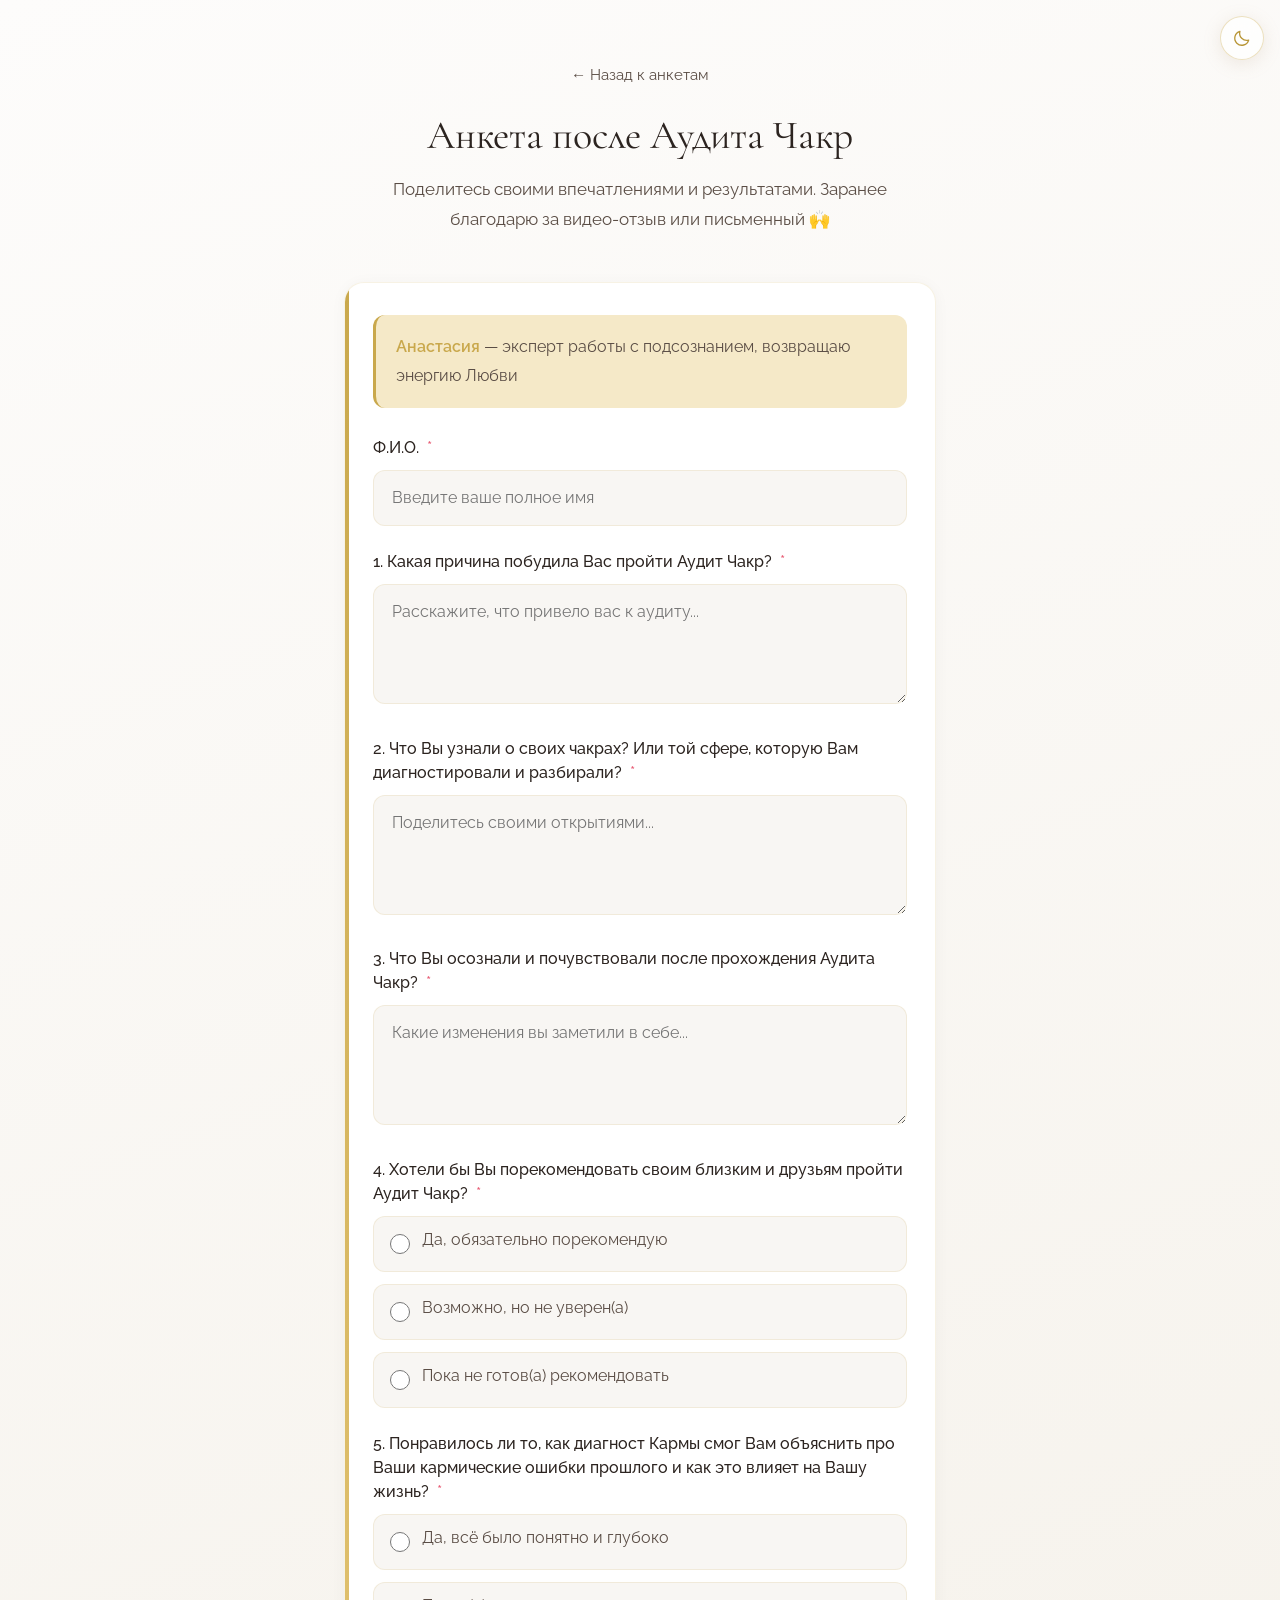
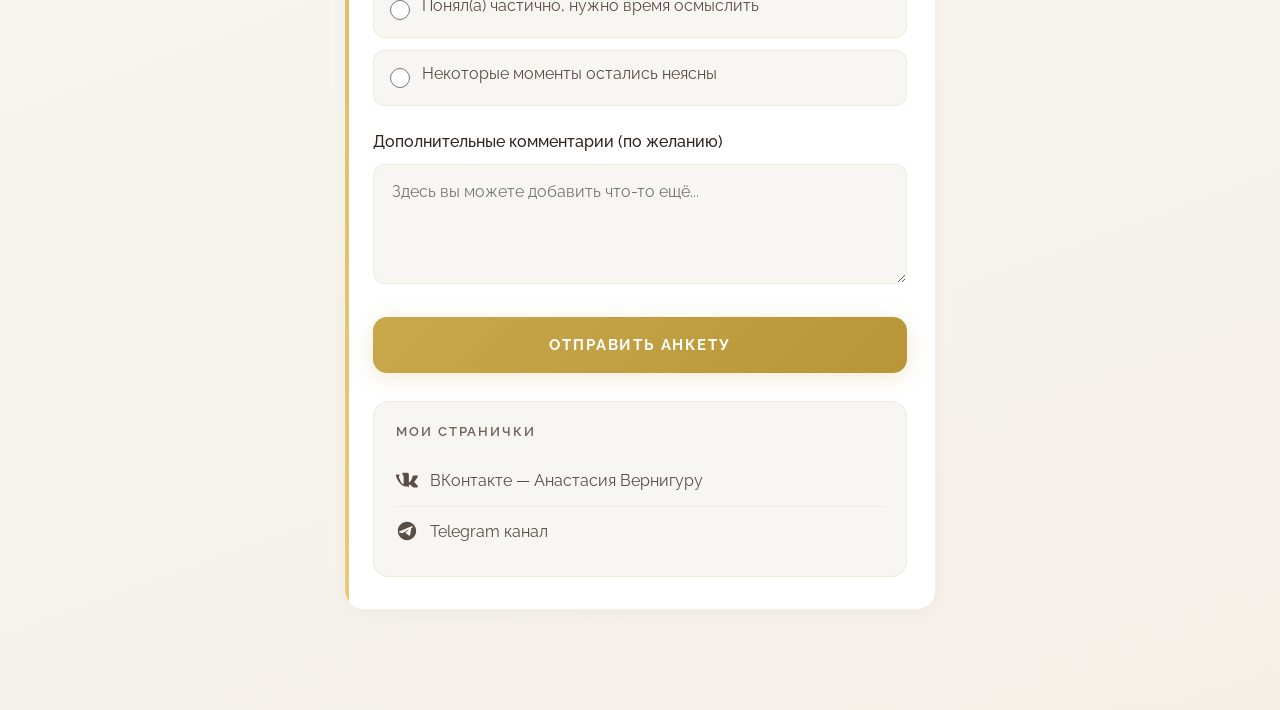
<file: anketa_nav/audit/index.html>
<!DOCTYPE html>
<html lang="ru">
<head>
<meta charset="utf-8">
<meta name="viewport" content="width=device-width, initial-scale=1.0">
<meta name="HandheldFriendly" content="true">
<meta name="MobileOptimized" content="width">
<meta name="apple-mobile-web-app-capable" content="yes">
<meta property="og:title" content="ОТНОШЕНИЯ БЕЗ ВИНЫ | НАВИГАЦИЯ">
<meta property="og:type" content="website">
<meta property="twitter:title" content="ОТНОШЕНИЯ БЕЗ ВИНЫ | НАВИГАЦИЯ">
<meta name="twitter:card" content="summary_large_image">
<title>Анкета после Аудита Чакр</title>
<link rel="icon" href="../../images/favicon.png">
<style>
				:root {
					--primary: #2fc6f6 !important;
					--primary-darken-1: hsl(194.47, 92%, 55%);
					--primary-darken-2: hsl(194.47, 92%, 52%);
					--primary-darken-3: hsl(194.47, 92%, 47%);
					--primary-lighten-1: hsl(194.47, 92%, 67%);
					--primary-opacity-0: rgba(47, 198, 246, 0);
					--primary-opacity-0_05: rgba(47, 198, 246, 0.05);
					--primary-opacity-0_1: rgba(47, 198, 246, 0.1);
					--primary-opacity-0_15: rgba(47, 198, 246, 0.15);
					--primary-opacity-0_2: rgba(47, 198, 246, 0.2);
					--primary-opacity-0_25: rgba(47, 198, 246, 0.25);
					--primary-opacity-0_3: rgba(47, 198, 246, 0.3);
					--primary-opacity-0_35: rgba(47, 198, 246, 0.35);
					--primary-opacity-0_4: rgba(47, 198, 246, 0.4);
					--primary-opacity-0_45: rgba(47, 198, 246, 0.45);
					--primary-opacity-0_5: rgba(47, 198, 246, 0.5);
					--primary-opacity-0_55: rgba(47, 198, 246, 0.55);
					--primary-opacity-0_6: rgba(47, 198, 246, 0.6);
					--primary-opacity-0_65: rgba(47, 198, 246, 0.65);
					--primary-opacity-0_7: rgba(47, 198, 246, 0.7);
					--primary-opacity-0_75: rgba(47, 198, 246, 0.75);
					--primary-opacity-0_8: rgba(47, 198, 246, 0.8);
					--primary-opacity-0_85: rgba(47, 198, 246, 0.85);
					--primary-opacity-0_9: rgba(47, 198, 246, 0.9);
					--primary-opacity-0_95: rgba(47, 198, 246, 0.95);
					--theme-color-main: hsl(194.47, 20%, 20%);
					--theme-color-secondary: hsl(194.47, 20%, 80%);
					--theme-color-title: hsl(194.47, 20%, 20%);
					--theme-color-strict-inverse: #ffffff;
				}
			</style>
<style>:root {--theme-color-main: #999999 !important;--theme-color-title: #111111 !important;}</style>
<link rel="stylesheet" href="../../css/01-design-tokens_dist_ui.design-tokens.min.css">
<link rel="stylesheet" href="../../css/02-design-tokens_bitrix24_air-design-tokens.min.css">
<link rel="stylesheet" href="../../css/03-fonts_opensans_ui.font.opensans.min.css">
<link rel="stylesheet" href="../../css/04-air_dist_air-design-tokens.min.css">
<link rel="stylesheet" href="../../css/05-icon-set_dist_icon-set.bundle.min.css">
<link rel="stylesheet" href="../../css/06-outline_dist_outline.bundle.min.css">
<link rel="stylesheet" href="../../css/07-popup_dist_main.popup.bundle.min.css">
<link rel="stylesheet" href="../../css/08-actions_dist_actions.bundle.min.css">
<link rel="stylesheet" href="../../css/09-main_dist_main.bundle.min.css">
<link rel="stylesheet" href="../../css/10-skeleton_dist_skeleton.bundle.min.css">
<link rel="stylesheet" href="../../css/11-sidepanel_dist_side-panel.bundle.min.css">
<link rel="stylesheet" href="../../css/12-core_css_core_date.min.css">
<link rel="stylesheet" href="../../css/13-hint_dist_ui.hint.bundle.min.css">
<link rel="stylesheet" href="../../css/14-landing_css_landing_public.min.css">
<link rel="stylesheet" href="../../css/15-templates_.default_style.min.css">
<link rel="stylesheet" href="../../css/16-panel_main_popup.min.css">
<link rel="stylesheet" href="../../css/17-panel_catalog_catalog_cond.min.css">
<link rel="stylesheet" href="../../css/18-vendor_bootstrap_bootstrap.min.css">
<link rel="stylesheet" href="../../css/19-templates_landing24_theme.min.css">
<link rel="stylesheet" href="../../css/20-templates_landing24_template_styles.min.css">
<style>
					@keyframes page-transition {
						0% {
							opacity: 1;
						}
						100% {
							opacity: 0;
						}
					}
					body.landing-page-transition::after {
						opacity: 1;
						background: #ffffff;
						animation: page-transition 2s 1s forwards;
					}
				</style>
<style>
					body {
						--landing-font-family: Open Sans
					}
				</style>
<link rel="stylesheet" href="https://fonts.googleapis.com/css2?family=Open+Sans:wght@100;200;300;400;500;600;700;800;900">
<style>
				body {
					font-weight: 400;
					font-family: Open Sans;
					-webkit-font-smoothing: antialiased;
					-moz-osx-font-smoothing: grayscale;
					-moz-font-feature-settings: "liga", "kern";
					text-rendering: optimizelegibility;
				}
			</style>
<style>
				h1, h2, h3, h4, h5, h6 {
					font-family: Open Sans;
				}
			</style>
<style>
				html {font-size: 14px;}
				body {font-size: 1rem;}
				.g-font-size-default {font-size: 1rem;}
			</style>
<style>
				main.landing-public-mode {
					line-height: 1.6;
					font-weight: 400;
				}
				
				.landing-public-mode .h1, .landing-public-mode .h2, .landing-public-mode .h3, .landing-public-mode .h4, 
				.landing-public-mode .h5, .landing-public-mode .h6, .landing-public-mode .h7,
				.landing-public-mode h1, .landing-public-mode h2, .landing-public-mode h3, .landing-public-mode h4, 
				.landing-public-mode h5, .landing-public-mode h6 {
					font-weight: 400;
				}
			</style>
<style>.custom-text-shadow-1{text-shadow:2px 4px 3px rgba(0,0,0,.3)}.custom-text-shadow-2{text-shadow:2px 2px 3px rgba(255,255,255,.1)}.custom-text-shadow-3{text-shadow:6px 6px 0 rgba(0,0,0,.2)}.custom-text-shadow-4{text-shadow:4px 3px 0 #fff,9px 8px 0 rgba(0,0,0,.15)}.custom-text-shadow-5{text-shadow:0 3px 0 #b2a98f,0 14px 10px rgba(0,0,0,.15),0 24px 2px rgba(0,0,0,.1),0 34px 30px rgba(0,0,0,.1)}.custom-text-shadow-6{text-shadow:0 4px 3px rgba(0,0,0,.4),0 8px 13px rgba(0,0,0,.1),0 18px 23px rgba(0,0,0,.1)}.custom-text-shadow-7{text-shadow:0 1px 0 #ccc,0 2px 0 #c9c9c9,0 3px 0 #bbb,0 4px 0 #b9b9b9,0 5px 0 #aaa,0 6px 1px rgba(0,0,0,.1),0 0 5px rgba(0,0,0,.1),0 1px 3px rgba(0,0,0,.3),0 3px 5px rgba(0,0,0,.2),0 5px 10px rgba(0,0,0,.25),0 10px 10px rgba(0,0,0,.2),0 20px 20px rgba(0,0,0,.15)}.custom-text-shadow-8{text-shadow:rgba(255,255,255,.5) 0 3px 3px}.custom-text-shadow-9{text-shadow:0 0 6px rgba(255,255,255,.7)}.custom-text-shadow-10{text-shadow:0 15px 5px rgba(0,0,0,.1),10px 20px 5px rgba(0,0,0,.05),-10px 20px 5px rgba(0,0,0,.05)}.custom-text-shadow-11{text-shadow:2px 8px 6px rgba(0,0,0,.2),0 -5px 35px rgba(255,255,255,.3)}[style*="line-through"]{text-decoration:line-through}.gm-style .gm-style-iw{font-weight:normal}.landing-public-mode [data-pseudo-url*="\"enabled\":true}"]{cursor:pointer}</style>
<style>@charset "UTF-8";/*!
 * animate.css -http://daneden.me/animate
 * Version - 3.5.2
 * Licensed under the MIT license - http://opensource.org/licenses/MIT
 *
 * Copyright (c) 2017 Daniel Eden
 */.animated{animation-duration:1s;animation-fill-mode:both}.animated.infinite{animation-iteration-count:infinite}.animated.hinge{animation-duration:2s}.animated.flipOutX,.animated.flipOutY,.animated.bounceIn,.animated.bounceOut{animation-duration:.75s}@keyframes bounce{from,20%,53%,80%,to{animation-timing-function:cubic-bezier(0.215,0.610,0.355,1.000);transform:translate3d(0,0,0)}40%,43%{animation-timing-function:cubic-bezier(0.755,0.050,0.855,0.060);transform:translate3d(0,-30px,0)}70%{animation-timing-function:cubic-bezier(0.755,0.050,0.855,0.060);transform:translate3d(0,-15px,0)}90%{transform:translate3d(0,-4px,0)}}.bounce{animation-name:bounce;transform-origin:center bottom}@keyframes flash{from,50%,to{opacity:1}25%,75%{opacity:0}}.flash{animation-name:flash}@keyframes pulse{from{transform:scale3d(1,1,1)}50%{transform:scale3d(1.05,1.05,1.05)}to{transform:scale3d(1,1,1)}}.pulse{animation-name:pulse}@keyframes rubberBand{from{transform:scale3d(1,1,1)}30%{transform:scale3d(1.25,0.75,1)}40%{transform:scale3d(0.75,1.25,1)}50%{transform:scale3d(1.15,0.85,1)}65%{transform:scale3d(.95,1.05,1)}75%{transform:scale3d(1.05,.95,1)}to{transform:scale3d(1,1,1)}}.rubberBand{animation-name:rubberBand}@keyframes shake{from,to{transform:translate3d(0,0,0)}10%,30%,50%,70%,90%{transform:translate3d(-10px,0,0)}20%,40%,60%,80%{transform:translate3d(10px,0,0)}}.shake{animation-name:shake}@keyframes headShake{0%{transform:translateX(0)}6.5%{transform:translateX(-6px) rotateY(-9deg)}18.5%{transform:translateX(5px) rotateY(7deg)}31.5%{transform:translateX(-3px) rotateY(-5deg)}43.5%{transform:translateX(2px) rotateY(3deg)}50%{transform:translateX(0)}}.headShake{animation-timing-function:ease-in-out;animation-name:headShake}@keyframes swing{20%{transform:rotate3d(0,0,1,15deg)}40%{transform:rotate3d(0,0,1,-10deg)}60%{transform:rotate3d(0,0,1,5deg)}80%{transform:rotate3d(0,0,1,-5deg)}to{transform:rotate3d(0,0,1,0)}}.swing{transform-origin:top center;animation-name:swing}@keyframes tada{from{transform:scale3d(1,1,1)}10%,20%{transform:scale3d(.9,.9,.9) rotate3d(0,0,1,-3deg)}30%,50%,70%,90%{transform:scale3d(1.1,1.1,1.1) rotate3d(0,0,1,3deg)}40%,60%,80%{transform:scale3d(1.1,1.1,1.1) rotate3d(0,0,1,-3deg)}to{transform:scale3d(1,1,1)}}.tada{animation-name:tada}@keyframes wobble{from{transform:none}15%{transform:translate3d(-25%,0,0) rotate3d(0,0,1,-5deg)}30%{transform:translate3d(20%,0,0) rotate3d(0,0,1,3deg)}45%{transform:translate3d(-15%,0,0) rotate3d(0,0,1,-3deg)}60%{transform:translate3d(10%,0,0) rotate3d(0,0,1,2deg)}75%{transform:translate3d(-5%,0,0) rotate3d(0,0,1,-1deg)}to{transform:none}}.wobble{animation-name:wobble}@keyframes jello{from,11.1%,to{transform:none}22.2%{transform:skewX(-12.5deg) skewY(-12.5deg)}33.3%{transform:skewX(6.25deg) skewY(6.25deg)}44.4%{transform:skewX(-3.125deg) skewY(-3.125deg)}55.5%{transform:skewX(1.5625deg) skewY(1.5625deg)}66.6%{transform:skewX(-0.78125deg) skewY(-0.78125deg)}77.7%{transform:skewX(0.390625deg) skewY(0.390625deg)}88.8%{transform:skewX(-0.1953125deg) skewY(-0.1953125deg)}}.jello{animation-name:jello;transform-origin:center}@keyframes bounceIn{from,20%,40%,60%,80%,to{animation-timing-function:cubic-bezier(0.215,0.610,0.355,1.000)}0%{opacity:0;transform:scale3d(.3,.3,.3)}20%{transform:scale3d(1.1,1.1,1.1)}40%{transform:scale3d(.9,.9,.9)}60%{opacity:1;transform:scale3d(1.03,1.03,1.03)}80%{transform:scale3d(.97,.97,.97)}to{opacity:1;transform:scale3d(1,1,1)}}.bounceIn{animation-name:bounceIn}@keyframes bounceInDown{from,60%,75%,90%,to{animation-timing-function:cubic-bezier(0.215,0.610,0.355,1.000)}0%{opacity:0;transform:translate3d(0,-3000px,0)}60%{opacity:1;transform:translate3d(0,25px,0)}75%{transform:translate3d(0,-10px,0)}90%{transform:translate3d(0,5px,0)}to{transform:none}}.bounceInDown:not(.modified){animation-name:bounceInDown}@keyframes bounceInDownModified{from,60%,75%,90%,to{animation-timing-function:cubic-bezier(0.215,0.610,0.355,1.000)}0%{opacity:1}40%{opacity:0;transform:translate3d(0,-3000px,0)}60%{opacity:1;transform:translate3d(0,25px,0)}75%{transform:translate3d(0,-10px,0)}90%{transform:translate3d(0,5px,0)}to{transform:none}}.bounceInDown.modified{animation-name:bounceInDownModified}@keyframes bounceInLeft{from,60%,75%,90%,to{animation-timing-function:cubic-bezier(0.215,0.610,0.355,1.000)}0%{opacity:0;transform:translate3d(-3000px,0,0)}60%{opacity:1;transform:translate3d(25px,0,0)}75%{transform:translate3d(-10px,0,0)}90%{transform:translate3d(5px,0,0)}to{transform:none}}.bounceInLeft:not(.modified){animation-name:bounceInLeft}@keyframes bounceInLeftModified{from,60%,75%,90%,to{animation-timing-function:cubic-bezier(0.215,0.610,0.355,1.000)}0%{opacity:1}40%{opacity:0;transform:translate3d(-3000px,0,0)}60%{opacity:1;transform:translate3d(25px,0,0)}75%{transform:translate3d(-10px,0,0)}90%{transform:translate3d(5px,0,0)}to{transform:none}}.bounceInLeft.modified{animation-name:bounceInLeftModified}@keyframes bounceInRight{from,60%,75%,90%,to{animation-timing-function:cubic-bezier(0.215,0.610,0.355,1.000)}from{opacity:0;transform:translate3d(3000px,0,0)}60%{opacity:1;transform:translate3d(-25px,0,0)}75%{transform:translate3d(10px,0,0)}90%{transform:translate3d(-5px,0,0)}to{transform:none}}.bounceInRight:not(.modified){animation-name:bounceInRight}@keyframes bounceInRightModified{from,60%,75%,90%,to{animation-timing-function:cubic-bezier(0.215,0.610,0.355,1.000)}from{opacity:1}40%{opacity:0;transform:translate3d(3000px,0,0)}60%{opacity:1;transform:translate3d(-25px,0,0)}75%{transform:translate3d(10px,0,0)}90%{transform:translate3d(-5px,0,0)}to{transform:none}}.bounceInRight.modified{animation-name:bounceInRightModified}@keyframes bounceInUp{from,60%,75%,90%,to{animation-timing-function:cubic-bezier(0.215,0.610,0.355,1.000)}from{opacity:0;transform:translate3d(0,3000px,0)}60%{opacity:1;transform:translate3d(0,-20px,0)}75%{transform:translate3d(0,10px,0)}90%{transform:translate3d(0,-5px,0)}to{transform:translate3d(0,0,0)}}.bounceInUp:not(.modified){animation-name:bounceInUp}@keyframes bounceInUpModified{from,60%,75%,90%,to{animation-timing-function:cubic-bezier(0.215,0.610,0.355,1.000)}from{opacity:1}40%{opacity:0;transform:translate3d(0,3000px,0)}60%{opacity:1;transform:translate3d(0,-20px,0)}75%{transform:translate3d(0,10px,0)}90%{transform:translate3d(0,-5px,0)}to{transform:translate3d(0,0,0)}}.bounceInUp.modified{animation-name:bounceInUpModified}@keyframes bounceOut{20%{transform:scale3d(.9,.9,.9)}50%,55%{opacity:1;transform:scale3d(1.1,1.1,1.1)}to{opacity:0;transform:scale3d(.3,.3,.3)}}.bounceOut{animation-name:bounceOut}@keyframes bounceOutDown{20%{transform:translate3d(0,10px,0)}40%,45%{opacity:1;transform:translate3d(0,-20px,0)}to{opacity:0;transform:translate3d(0,2000px,0)}}.bounceOutDown{animation-name:bounceOutDown}@keyframes bounceOutLeft{20%{opacity:1;transform:translate3d(20px,0,0)}to{opacity:0;transform:translate3d(-2000px,0,0)}}.bounceOutLeft{animation-name:bounceOutLeft}@keyframes bounceOutRight{20%{opacity:1;transform:translate3d(-20px,0,0)}to{opacity:0;transform:translate3d(2000px,0,0)}}.bounceOutRight{animation-name:bounceOutRight}@keyframes bounceOutUp{20%{transform:translate3d(0,-10px,0)}40%,45%{opacity:1;transform:translate3d(0,20px,0)}to{opacity:0;transform:translate3d(0,-2000px,0)}}.bounceOutUp{animation-name:bounceOutUp}@keyframes fadeIn{from{opacity:0}to{opacity:1}}.fadeIn{animation-name:fadeIn}@keyframes fadeInDown{from{opacity:0;transform:translate3d(0,-100%,0)}to{opacity:1;transform:none}}.fadeInDown:not(.modified){animation-name:fadeInDown}@keyframes fadeInDownModified{from{opacity:1;transform:none}50%{opacity:0;transform:translate3d(0,-100%,0)}to{opacity:1;transform:none}}.fadeInDown.modified{animation-name:fadeInDownModified}@keyframes fadeInDownBig{from{opacity:0;transform:translate3d(0,-2000px,0)}to{opacity:1;transform:none}}.fadeInDownBig:not(.modified){animation-name:fadeInDownBig}@keyframes fadeInDownBigModified{from{opacity:1;transform:none}50%{opacity:0;transform:translate3d(0,-2000px,0)}to{opacity:1;transform:none}}.fadeInDownBig.modified{animation-name:fadeInDownBigModified}@keyframes fadeInLeft{from{opacity:0;transform:translate3d(-100%,0,0)}to{opacity:1;transform:none}}.fadeInLeft:not(.modified){animation-name:fadeInLeft}@keyframes fadeInLeftModified{from{opacity:1;transform:none}50%{opacity:0;transform:translate3d(-100%,0,0)}to{opacity:1;transform:none}}.fadeInLeft.modified{animation-name:fadeInLeftModified}@keyframes fadeInLeftBig{from{opacity:0;transform:translate3d(-2000px,0,0)}to{opacity:1;transform:none}}.fadeInLeftBig:not(.modified){animation-name:fadeInLeftBig}@keyframes fadeInLeftBigModified{from{opacity:1;transform:none}50%{opacity:0;transform:translate3d(-2000px,0,0)}to{opacity:1;transform:none}}.fadeInLeftBig.modified{animation-name:fadeInLeftBigModified}@keyframes fadeInRight{from{opacity:0;transform:translate3d(100%,0,0)}to{opacity:1;transform:none}}.fadeInRight:not(.modified){animation-name:fadeInRight}@keyframes fadeInRightModified{from{opacity:1;transform:none}50%{opacity:0;transform:translate3d(100%,0,0)}to{opacity:1;transform:none}}.fadeInRight.modified{animation-name:fadeInRightModified}@keyframes fadeInRightBig{from{opacity:0;transform:translate3d(2000px,0,0)}to{opacity:1;transform:none}}.fadeInRightBig:not(.modified){animation-name:fadeInRightBig}@keyframes fadeInRightBigModified{from{opacity:1;transform:none}50%{opacity:0;transform:translate3d(2000px,0,0)}to{opacity:1;transform:none}}.fadeInRightBig.modified{animation-name:fadeInRightBigModified}@keyframes fadeInUp{from{opacity:0;transform:translate3d(0,100%,0)}to{opacity:1;transform:none}}.fadeInUp:not(.modified){animation-name:fadeInUp}@keyframes fadeInUpModified{from{opacity:1;transform:none}50%{opacity:0;transform:translate3d(0,100%,0)}to{opacity:1;transform:none}}.fadeInUp.modified{animation-name:fadeInUpModified}@keyframes fadeInUpBig{from{opacity:0;transform:translate3d(0,2000px,0)}to{opacity:1;transform:none}}.fadeInUpBig:not(.modified){animation-name:fadeInUpBig}@keyframes fadeInUpBigModified{from{transform:none}50%{transform:translate3d(0,2000px,0)}to{transform:none}}.fadeInUpBig.modified{animation-name:fadeInUpBigModified}@keyframes fadeOut{from{opacity:1}to{opacity:0}}.fadeOut{animation-name:fadeOut}@keyframes fadeOutDown{from{opacity:1}to{opacity:0;transform:translate3d(0,100%,0)}}.fadeOutDown{animation-name:fadeOutDown}@keyframes fadeOutDownBig{from{opacity:1}to{opacity:0;transform:translate3d(0,2000px,0)}}.fadeOutDownBig{animation-name:fadeOutDownBig}@keyframes fadeOutLeft{from{opacity:1}to{opacity:0;transform:translate3d(-100%,0,0)}}.fadeOutLeft{animation-name:fadeOutLeft}@keyframes fadeOutLeftBig{from{opacity:1}to{opacity:0;transform:translate3d(-2000px,0,0)}}.fadeOutLeftBig{animation-name:fadeOutLeftBig}@keyframes fadeOutRight{from{opacity:1}to{opacity:0;transform:translate3d(100%,0,0)}}.fadeOutRight{animation-name:fadeOutRight}@keyframes fadeOutRightBig{from{opacity:1}to{opacity:0;transform:translate3d(2000px,0,0)}}.fadeOutRightBig{animation-name:fadeOutRightBig}@keyframes fadeOutUp{from{opacity:1}to{opacity:0;transform:translate3d(0,-100%,0)}}.fadeOutUp{animation-name:fadeOutUp}@keyframes fadeOutUpBig{from{opacity:1}to{opacity:0;transform:translate3d(0,-2000px,0)}}.fadeOutUpBig{animation-name:fadeOutUpBig}@keyframes flip{from{transform:perspective(400px) rotate3d(0,1,0,-360deg);animation-timing-function:ease-out}40%{transform:perspective(400px) translate3d(0,0,150px) rotate3d(0,1,0,-190deg);animation-timing-function:ease-out}50%{transform:perspective(400px) translate3d(0,0,150px) rotate3d(0,1,0,-170deg);animation-timing-function:ease-in}80%{transform:perspective(400px) scale3d(.95,.95,.95);animation-timing-function:ease-in}to{transform:perspective(400px);animation-timing-function:ease-in}}.animated.flip{-webkit-backface-visibility:visible;backface-visibility:visible;animation-name:flip}@keyframes flipInX{from{transform:perspective(400px) rotate3d(1,0,0,90deg);animation-timing-function:ease-in;opacity:0}40%{transform:perspective(400px) rotate3d(1,0,0,-20deg);animation-timing-function:ease-in}60%{transform:perspective(400px) rotate3d(1,0,0,10deg);opacity:1}80%{transform:perspective(400px) rotate3d(1,0,0,-5deg)}to{transform:perspective(400px)}}.flipInX{-webkit-backface-visibility:visible !important;backface-visibility:visible !important;animation-name:flipInX}@keyframes flipInY{from{transform:perspective(400px) rotate3d(0,1,0,90deg);animation-timing-function:ease-in;opacity:0}40%{transform:perspective(400px) rotate3d(0,1,0,-20deg);animation-timing-function:ease-in}60%{transform:perspective(400px) rotate3d(0,1,0,10deg);opacity:1}80%{transform:perspective(400px) rotate3d(0,1,0,-5deg)}to{transform:perspective(400px)}}.flipInY{-webkit-backface-visibility:visible !important;backface-visibility:visible !important;animation-name:flipInY}@keyframes flipOutX{from{transform:perspective(400px)}30%{transform:perspective(400px) rotate3d(1,0,0,-20deg);opacity:1}to{transform:perspective(400px) rotate3d(1,0,0,90deg);opacity:0}}.flipOutX{animation-name:flipOutX;-webkit-backface-visibility:visible !important;backface-visibility:visible !important}@keyframes flipOutY{from{transform:perspective(400px)}30%{transform:perspective(400px) rotate3d(0,1,0,-15deg);opacity:1}to{transform:perspective(400px) rotate3d(0,1,0,90deg);opacity:0}}.flipOutY{-webkit-backface-visibility:visible !important;backface-visibility:visible !important;animation-name:flipOutY}@keyframes lightSpeedIn{from{transform:translate3d(100%,0,0) skewX(-30deg);opacity:0}60%{transform:skewX(20deg);opacity:1}80%{transform:skewX(-5deg);opacity:1}to{transform:none;opacity:1}}.lightSpeedIn:not(.modified){animation-name:lightSpeedIn;animation-timing-function:ease-out}@keyframes lightSpeedInModified{from{transform:none}40%{transform:translate3d(100%,0,0) skewX(-30deg)}60%{transform:skewX(20deg)}80%{transform:skewX(-5deg)}to{transform:none}}.lightSpeedIn.modified{animation-name:lightSpeedInModified;animation-timing-function:ease-out}@keyframes lightSpeedOut{from{opacity:1}to{transform:translate3d(100%,0,0) skewX(30deg);opacity:0}}.lightSpeedOut{animation-name:lightSpeedOut;animation-timing-function:ease-in}@keyframes rotateIn{from{transform-origin:center;transform:rotate3d(0,0,1,-200deg);opacity:0}to{transform-origin:center;transform:none;opacity:1}}.rotateIn:not(.modified){animation-name:rotateIn}@keyframes rotateInModified{from{transform-origin:center;transform:none}50%{transform-origin:center;transform:rotate3d(0,0,1,-200deg)}to{transform-origin:center;transform:none}}.rotateIn.modified{animation-name:rotateInModified}@keyframes rotateInDownLeft{from{transform-origin:left bottom;transform:rotate3d(0,0,1,-45deg);opacity:0}to{transform-origin:left bottom;transform:none;opacity:1}}.rotateInDownLeft:not(.modified){animation-name:rotateInDownLeft}@keyframes rotateInDownLeftModified{from{transform-origin:left bottom;transform:none}50%{transform-origin:left bottom;transform:rotate3d(0,0,1,-45deg)}to{transform-origin:left bottom;transform:none}}.rotateInDownLeft.modified{animation-name:rotateInDownLeftModified}@keyframes rotateInDownRight{from{transform-origin:right bottom;transform:rotate3d(0,0,1,45deg);opacity:0}to{transform-origin:right bottom;transform:none;opacity:1}}.rotateInDownRight:not(.modified){animation-name:rotateInDownRight}@keyframes rotateInDownRightModified{from{transform-origin:right bottom;transform:none}50%{transform-origin:right bottom;transform:rotate3d(0,0,1,45deg)}to{transform-origin:right bottom;transform:none}}.rotateInDownRight.modified{animation-name:rotateInDownRightModified}@keyframes rotateInUpLeft{from{transform-origin:left bottom;transform:rotate3d(0,0,1,45deg);opacity:0}to{transform-origin:left bottom;transform:none;opacity:1}}.rotateInUpLeft:not(.modified){animation-name:rotateInUpLeft}@keyframes rotateInUpLeftModified{from{transform-origin:left bottom;transform:none}50%{transform-origin:left bottom;transform:rotate3d(0,0,1,45deg)}to{transform-origin:left bottom;transform:none}}.rotateInUpLeft.modified{animation-name:rotateInUpLeftModified}@keyframes rotateInUpRight{from{transform-origin:right bottom;transform:rotate3d(0,0,1,-90deg);opacity:0}to{transform-origin:right bottom;transform:none;opacity:1}}.rotateInUpRight:not(.modified){animation-name:rotateInUpRight}@keyframes rotateInUpRightModified{from{transform-origin:right bottom;transform:none}50%{transform-origin:right bottom;transform:rotate3d(0,0,1,-90deg)}to{transform-origin:right bottom;transform:none}}.rotateInUpRight.modified{animation-name:rotateInUpRightModified}@keyframes rotateOut{from{transform-origin:center;opacity:1}to{transform-origin:center;transform:rotate3d(0,0,1,200deg);opacity:0}}.rotateOut{animation-name:rotateOut}@keyframes rotateOutDownLeft{from{transform-origin:left bottom;opacity:1}to{transform-origin:left bottom;transform:rotate3d(0,0,1,45deg);opacity:0}}.rotateOutDownLeft{animation-name:rotateOutDownLeft}@keyframes rotateOutDownRight{from{transform-origin:right bottom;opacity:1}to{transform-origin:right bottom;transform:rotate3d(0,0,1,-45deg);opacity:0}}.rotateOutDownRight{animation-name:rotateOutDownRight}@keyframes rotateOutUpLeft{from{transform-origin:left bottom;opacity:1}to{transform-origin:left bottom;transform:rotate3d(0,0,1,-45deg);opacity:0}}.rotateOutUpLeft{animation-name:rotateOutUpLeft}@keyframes rotateOutUpRight{from{transform-origin:right bottom;opacity:1}to{transform-origin:right bottom;transform:rotate3d(0,0,1,90deg);opacity:0}}.rotateOutUpRight{animation-name:rotateOutUpRight}@keyframes hinge{0%{transform-origin:top left;animation-timing-function:ease-in-out}20%,60%{transform:rotate3d(0,0,1,80deg);transform-origin:top left;animation-timing-function:ease-in-out}40%,80%{transform:rotate3d(0,0,1,60deg);transform-origin:top left;animation-timing-function:ease-in-out;opacity:1}to{transform:translate3d(0,700px,0);opacity:0}}.hinge{animation-name:hinge}@keyframes jackInTheBox{from{opacity:0;transform:scale(0.1) rotate(30deg);transform-origin:center bottom}50%{transform:rotate(-10deg)}70%{transform:rotate(3deg)}to{opacity:1;transform:scale(1)}}.jackInTheBox{animation-name:jackInTheBox}@keyframes rollIn{from{opacity:0;transform:translate3d(-100%,0,0) rotate3d(0,0,1,-120deg)}to{opacity:1;transform:none}}.rollIn:not(.modified){animation-name:rollIn}@keyframes rollInModified{from{transform:none}50%{transform:translate3d(-100%,0,0) rotate3d(0,0,1,-120deg)}to{transform:none}}.rollIn.modified{animation-name:rollInModified}@keyframes rollOut{from{opacity:1}to{opacity:0;transform:translate3d(100%,0,0) rotate3d(0,0,1,120deg)}}.rollOut{animation-name:rollOut}@keyframes zoomIn{from{opacity:0;transform:scale3d(.3,.3,.3)}50%{opacity:1}}.zoomIn:not(.modified){animation-name:zoomIn}@keyframes zoomInModified{50%{transform:scale3d(.3,.3,.3)}}.zoomIn.modified{animation-name:zoomInModified}@keyframes zoomToIn{from{opacity:0;transform:scale3d(1.7,1.7,1.7);animation-timing-function:ease-out}30%{opacity:0}100%{opacity:1}}.zoomToIn:not(.modified){animation-name:zoomToIn}@keyframes zoomToInModified{50%{transform:scale3d(1.7,1.7,1.7);animation-timing-function:ease-out}}.zoomToIn.modified{animation-name:zoomToInModified}@keyframes zoomInDown{from{opacity:0;transform:scale3d(.1,.1,.1) translate3d(0,-1000px,0);animation-timing-function:cubic-bezier(0.550,0.055,0.675,0.190)}60%{opacity:1;transform:scale3d(.475,.475,.475) translate3d(0,60px,0);animation-timing-function:cubic-bezier(0.175,0.885,0.320,1)}}.zoomInDown:not(.modified){animation-name:zoomInDown}@keyframes zoomInDownModified{from{opacity:1}45%{opacity:0;transform:scale3d(.1,.1,.1) translate3d(0,-1000px,0);animation-timing-function:cubic-bezier(0.550,0.055,0.675,0.190)}90%{opacity:1;transform:scale3d(.475,.475,.475) translate3d(0,60px,0);animation-timing-function:cubic-bezier(0.175,0.885,0.320,1)}}.zoomInDown.modified{animation-name:zoomInDownModified}@keyframes zoomInLeft{from{opacity:0;transform:scale3d(.1,.1,.1) translate3d(-1000px,0,0);animation-timing-function:cubic-bezier(0.550,0.055,0.675,0.190)}60%{opacity:1;transform:scale3d(.475,.475,.475) translate3d(10px,0,0);animation-timing-function:cubic-bezier(0.175,0.885,0.320,1)}}.zoomInLeft:not(.modified){animation-name:zoomInLeft}@keyframes zoomInLeftModified{from{opacity:1}45%{opacity:0;transform:scale3d(.1,.1,.1) translate3d(-1000px,0,0);animation-timing-function:cubic-bezier(0.550,0.055,0.675,0.190)}90%{opacity:1;transform:scale3d(.475,.475,.475) translate3d(10px,0,0);animation-timing-function:cubic-bezier(0.175,0.885,0.320,1)}}.zoomInLeft.modified{animation-name:zoomInLeftModified}@keyframes zoomInRight{from{opacity:0;transform:scale3d(.1,.1,.1) translate3d(1000px,0,0);animation-timing-function:cubic-bezier(0.550,0.055,0.675,0.190)}60%{opacity:1;transform:scale3d(.475,.475,.475) translate3d(-10px,0,0);animation-timing-function:cubic-bezier(0.175,0.885,0.320,1)}}.zoomInRight:not(.modified){animation-name:zoomInRight}@keyframes zoomInRightModified{from{opacity:1}45%{opacity:0;transform:scale3d(.1,.1,.1) translate3d(1000px,0,0);animation-timing-function:cubic-bezier(0.550,0.055,0.675,0.190)}90%{opacity:1;transform:scale3d(.475,.475,.475) translate3d(-10px,0,0);animation-timing-function:cubic-bezier(0.175,0.885,0.320,1)}}.zoomInRight.modified{animation-name:zoomInRightModified}@keyframes zoomInUp{from{opacity:0;transform:scale3d(.1,.1,.1) translate3d(0,1000px,0);animation-timing-function:cubic-bezier(0.550,0.055,0.675,0.190)}60%{opacity:1;transform:scale3d(.475,.475,.475) translate3d(0,-60px,0);animation-timing-function:cubic-bezier(0.175,0.885,0.320,1)}}.zoomInUp:not(.modified){animation-name:zoomInUp}@keyframes zoomInUpModified{from{opacity:1}45%{opacity:0;transform:scale3d(.1,.1,.1) translate3d(0,1000px,0);animation-timing-function:cubic-bezier(0.550,0.055,0.675,0.190)}90%{opacity:1;transform:scale3d(.475,.475,.475) translate3d(0,-60px,0);animation-timing-function:cubic-bezier(0.175,0.885,0.320,1)}}.zoomInUp.modified{animation-name:zoomInUpModified}@keyframes zoomOut{from{opacity:1}50%{opacity:0;transform:scale3d(.3,.3,.3)}to{opacity:0}}.zoomOut{animation-name:zoomOut}@keyframes zoomOutDown{40%{opacity:1;transform:scale3d(.475,.475,.475) translate3d(0,-60px,0);animation-timing-function:cubic-bezier(0.550,0.055,0.675,0.190)}to{opacity:0;transform:scale3d(.1,.1,.1) translate3d(0,2000px,0);transform-origin:center bottom;animation-timing-function:cubic-bezier(0.175,0.885,0.320,1)}}.zoomOutDown{animation-name:zoomOutDown}@keyframes zoomOutLeft{40%{opacity:1;transform:scale3d(.475,.475,.475) translate3d(42px,0,0)}to{opacity:0;transform:scale(.1) translate3d(-2000px,0,0);transform-origin:left center}}.zoomOutLeft{animation-name:zoomOutLeft}@keyframes zoomOutRight{40%{opacity:1;transform:scale3d(.475,.475,.475) translate3d(-42px,0,0)}to{opacity:0;transform:scale(.1) translate3d(2000px,0,0);transform-origin:right center}}.zoomOutRight{animation-name:zoomOutRight}@keyframes zoomOutUp{40%{opacity:1;transform:scale3d(.475,.475,.475) translate3d(0,60px,0);animation-timing-function:cubic-bezier(0.550,0.055,0.675,0.190)}to{opacity:0;transform:scale3d(.1,.1,.1) translate3d(0,-2000px,0);transform-origin:center bottom;animation-timing-function:cubic-bezier(0.175,0.885,0.320,1)}}.zoomOutUp{animation-name:zoomOutUp}@keyframes slideInDown{from{transform:translate3d(0,-100%,0)}to{transform:translate3d(0,0,0)}}.slideInDown:not(.modified){animation-name:slideInDown}@keyframes slideInDownModified{from{transform:translate3d(0,0,0)}50%{transform:translate3d(0,-100%,0)}to{transform:translate3d(0,0,0)}}.slideInDown.modified{animation-name:slideInDownModified}@keyframes slideInLeft{from{transform:translate3d(-100%,0,0)}to{transform:translate3d(0,0,0)}}.slideInLeft:not(.modified){animation-name:slideInLeft}@keyframes slideInLeftModified{from{transform:translate3d(0,0,0)}50%{transform:translate3d(-100%,0,0)}to{transform:translate3d(0,0,0)}}.slideInLeft.modified{animation-name:slideInLeftModified}@keyframes slideInRight{from{transform:translate3d(100%,0,0)}to{transform:translate3d(0,0,0)}}.slideInRight:not(.modified){animation-name:slideInRight}@keyframes slideInRightModified{from{transform:translate3d(0,0,0)}50%{transform:translate3d(100%,0,0)}to{transform:translate3d(0,0,0)}}.slideInRight.modified{animation-name:slideInRightModified}@keyframes slideInUp{from{transform:translate3d(0,100%,0)}to{transform:translate3d(0,0,0)}}.slideInUp:not(.modified){animation-name:slideInUp}@keyframes slideInUpModified{from{transform:translate3d(0,0,0)}50%{transform:translate3d(0,100%,0)}to{transform:translate3d(0,0,0)}}.slideInUp.modified{animation-name:slideInUpModified}@keyframes slideOutDown{from{transform:translate3d(0,0,0)}to{visibility:hidden;transform:translate3d(0,100%,0)}}.slideOutDown{animation-name:slideOutDown}@keyframes slideOutLeft{from{transform:translate3d(0,0,0)}to{visibility:hidden;transform:translate3d(-100%,0,0)}}.slideOutLeft{animation-name:slideOutLeft}@keyframes slideOutRight{from{transform:translate3d(0,0,0)}to{visibility:hidden;transform:translate3d(100%,0,0)}}.slideOutRight{animation-name:slideOutRight}@keyframes slideOutUp{from{transform:translate3d(0,0,0)}to{visibility:hidden;transform:translate3d(0,-100%,0)}}.slideOutUp{animation-name:slideOutUp}</style>
<style>.bitrix-footer{display:flex;min-height:48px;align-items:center;justify-content:center;flex-wrap:wrap;flex-shrink:0;padding:16px 12px 20px;background:#242424}.bitrix-footer,.bitrix-footer *,.bitrix-footer :after,.bitrix-footer :before{box-sizing:border-box}.bitrix-footer-text{display:block;width:100%}.bitrix-footer-link{margin:0}.bitrix-footer-link,.bitrix-footer-terms,.bitrix-footer-text,a.bitrix-footer-link,a.bitrix-footer-link:visited{color:#919191;font:12px/14px var(--ui-font-family-secondary,var(--ui-font-family-open-sans));font-weight:var(--ui-font-weight-regular,400);text-align:center}a.bitrix-footer-link,a.bitrix-footer-link:visited{transition:all .18s ease;border-bottom:1px solid #919191;text-decoration:none}a.bitrix-footer-link:hover{color:#fff;border-bottom-color:#fff;text-decoration:none}.bitrix-footer-seo{margin-bottom:10px!important}.bitrix-footer-seo img{display:inline-block;width:auto;max-width:none;height:auto;margin:0 3px;vertical-align:middle}.bitrix-footer-terms{display:flex;align-items:center;justify-content:center;gap:5px}.bitrix-footer-hint,.bitrix-footer-link-report{margin:0}.bitrix-footer-hint.ui-hint{flex:0 0 auto;width:13px;height:13px;line-height:13px}.bitrix-footer-hint.ui-hint .ui-hint-icon{display:inline-flex;align-items:center;justify-content:center;--ui-icon-set__icon-size:13px;--ui-icon-set__icon-color:#fff;margin:0!important}</style>
<link rel="stylesheet" href="../../css/custom.css">
<script>(function(){var d=document.documentElement;d.classList.add('m-js');var t=null;try{t=localStorage.getItem('verniguru-theme')}catch(e){}if(!t&&window.matchMedia&&matchMedia('(prefers-color-scheme: dark)').matches)t='dark';if(t==='dark')d.setAttribute('data-theme','dark')})()</script>
<link rel="stylesheet" href="../../css/motion.css">
<link rel="stylesheet" href="../../css/theme.css">
</head>
<body class="landing-page-transition" data-landing-id="561">
<main class="w-100 landing-public-mode" id="landing-main-content" tabindex="-1" data-testid="pub-main">
<div id="b14313" class="block-wrapper block-html">
<section class="landing-block g-pt-0 g-pb-0 g-pl-0 g-pr-0">
	


<meta charset="UTF-8">
<meta name="viewport" content="width=device-width, initial-scale=1.0">
<title>Анкета после Аудита Чакр — Анастасия Вернигуру</title>
<link href="https://fonts.googleapis.com/css2?family=Cormorant+Garamond:ital,wght@0,300;0,400;0,600;1,300;1,400&amp;family=Raleway:wght@300;400;500;600;700&amp;display=swap" rel="stylesheet">
<style>
:root {
  --cream: #f8f6f3;
  --cream-dark: #ede8e2;
  --gold: #c9a84c;
  --gold-light: #e8c97a;
  --gold-pale: #f5e9c8;
  --text-dark: #2c2420;
  --text-mid: #5a4d45;
  --text-light: #8a7c70;
  --card-bg: #ffffff;
  --border: rgba(201,168,76,0.15);
}

* { margin: 0; padding: 0; box-sizing: border-box; }

body {
  background: linear-gradient(160deg, #fdfcfb 0%, #f4f0e8 100%);
  color: var(--text-dark);
  font-family: 'Raleway', sans-serif;
  font-weight: 400;
  min-height: 100vh;
  font-size: 18px;
}

.wrapper { position: relative; max-width: 640px; margin: 0 auto; padding: 60px 24px 80px; }

/* ═══ HERO ═══ */
.hero { text-align: center; margin-bottom: 48px; animation: fadeDown 1s ease both; }
@keyframes fadeDown { from { opacity:0; transform:translateY(-24px); } to { opacity:1; transform:translateY(0); } }

.hero-back {
  display: inline-flex; align-items: center; gap: 8px;
  font-size: 0.95rem; color: var(--text-mid); text-decoration: none;
  margin-bottom: 24px; transition: all 0.3s;
}
.hero-back:hover { color: var(--gold); transform: translateX(-4px); }

.hero-title {
  font-family: 'Cormorant Garamond', serif;
  font-size: clamp(2rem, 5vw, 2.5rem); font-weight: 400; line-height: 1.2;
  color: var(--text-dark); margin-bottom: 16px;
}

.hero-desc {
  font-size: 1.05rem; line-height: 1.75; color: var(--text-mid);
  max-width: 520px; margin: 0 auto;
}

/* ═══ FORM CARD ═══ */
.form-card {
  padding: 32px 28px; margin-bottom: 20px;
  border-radius: 20px; background: var(--card-bg);
  border: 1px solid var(--border); position: relative; overflow: hidden;
  box-shadow: 0 2px 16px rgba(0,0,0,0.04);
  opacity: 0; transform: translateY(16px);
  animation: cardIn 0.6s ease forwards;
}
@keyframes cardIn { to { opacity:1; transform:translateY(0); } }

.form-card::after {
  content:''; position:absolute; left:0; top:0; bottom:0;
  width:4px; background: linear-gradient(to bottom, var(--gold), var(--gold-light));
}

.form-intro {
  font-size: 1.02rem; line-height: 1.75; color: var(--text-mid);
  margin-bottom: 28px; padding: 18px 20px;
  background: var(--gold-pale); border-radius: 12px;
  border-left: 3px solid var(--gold);
}

.form-intro strong {
  color: var(--gold); font-weight: 600;
}

.form-group { margin-bottom: 24px; }

.form-label {
  display: block; font-size: 1rem; color: var(--text-dark);
  margin-bottom: 10px; line-height: 1.5; font-weight: 500;
}

.form-label .required {
  color: #e85d75; margin-left: 4px;
}

.form-input,
.form-textarea {
  width: 100%; padding: 14px 18px;
  border-radius: 12px; border: 1px solid var(--border);
  background: var(--cream); color: var(--text-dark);
  font-family: 'Raleway', sans-serif; font-size: 1rem;
  transition: all 0.3s;
}

.form-input:focus,
.form-textarea:focus {
  outline: none; border-color: var(--gold);
  background: #fff; box-shadow: 0 0 0 4px rgba(201,168,76,0.1);
}

.form-textarea {
  min-height: 120px; resize: vertical; line-height: 1.6;
}

.form-radio-group {
  display: flex; flex-direction: column; gap: 12px;
}

.radio-option {
  display: flex; align-items: center;
  padding: 12px 16px; border-radius: 12px;
  border: 1px solid var(--border);
  background: var(--cream); cursor: pointer;
  transition: all 0.3s;
}

.radio-option:hover {
  border-color: var(--gold); background: #fff;
}

.radio-option input[type="radio"] {
  margin-right: 12px; accent-color: var(--gold);
  width: 20px; height: 20px; cursor: pointer;
}

.radio-option label {
  flex: 1; font-size: 0.98rem;
  color: var(--text-mid); cursor: pointer; line-height: 1.4;
}

.radio-option input[type="radio"]:checked + label {
  color: var(--text-dark); font-weight: 500;
}

.submit-btn {
  width: 100%; padding: 16px;
  border: none; border-radius: 14px;
  background: linear-gradient(135deg, var(--gold) 0%, #b89637 100%);
  color: #fff; font-family: 'Raleway', sans-serif;
  font-size: 0.95rem; font-weight: 700;
  letter-spacing: 0.12em; text-transform: uppercase;
  cursor: pointer; transition: all 0.3s;
  box-shadow: 0 4px 20px rgba(201,168,76,0.25);
}

.submit-btn:hover {
  transform: translateY(-2px);
  box-shadow: 0 8px 32px rgba(201,168,76,0.4);
}

.submit-btn:disabled {
  opacity: 0.5; cursor: not-allowed; transform: none;
}

.success-message {
  display: none; padding: 32px; border-radius: 18px;
  background: linear-gradient(135deg, var(--gold-pale), #faf5ea);
  border: 1px solid var(--border); text-align: center;
  animation: fadeIn 0.5s ease;
}

@keyframes fadeIn {
  from { opacity: 0; transform: scale(0.95); }
  to { opacity: 1; transform: scale(1); }
}

.success-message.show { display: block; }

.success-icon { font-size: 3.5rem; margin-bottom: 16px; }

.success-title {
  font-family: 'Cormorant Garamond', serif;
  font-size: 1.8rem; color: var(--text-dark); margin-bottom: 10px;
}

.success-text {
  font-size: 1.05rem; color: var(--text-mid); line-height: 1.7;
}

.links-box {
  margin-top: 28px; padding: 20px 22px;
  border-radius: 16px;
  background: var(--cream);
  border: 1px solid var(--border);
}

.links-title {
  font-size: 0.8rem; letter-spacing: 0.15em;
  text-transform: uppercase; color: var(--text-light);
  margin-bottom: 14px; font-weight: 600;
}

.link-item {
  display: flex; align-items: center; gap: 12px;
  padding: 12px 0; font-size: 0.98rem;
  color: var(--text-mid); text-decoration: none;
  transition: all 0.25s;
  border-bottom: 1px solid var(--border);
}

.link-item:last-child { border-bottom: none; }
.link-item:hover { color: var(--gold); transform: translateX(4px); }

.link-icon { width: 22px; height: 22px; flex-shrink: 0; }

@media (max-width: 600px) {
  .wrapper { padding: 48px 20px 64px; }
  .form-card { padding: 28px 22px; }
}
</style>



<div class="wrapper">

<div class="hero">
  <a href="../../anketa_nav/" class="hero-back">← Назад к анкетам</a>
  <h1 class="hero-title">Анкета после Аудита Чакр</h1>
  <p class="hero-desc">Поделитесь своими впечатлениями и результатами. Заранее благодарю за видео-отзыв или письменный 🙌</p>
</div>

<div class="form-card">
  <div class="form-intro">
    <strong>Анастасия</strong> — эксперт работы с подсознанием, возвращаю энергию Любви
  </div>

  <form id="chakraForm">
    <div class="form-group">
      <label class="form-label">Ф.И.О. <span class="required">*</span></label>
      <input type="text" name="name" class="form-input" required="" placeholder="Введите ваше полное имя">
    </div>

    <div class="form-group">
      <label class="form-label">1. Какая причина побудила Вас пройти Аудит Чакр? <span class="required">*</span></label>
      <textarea name="reason" class="form-textarea" required="" placeholder="Расскажите, что привело вас к аудиту..."></textarea>
    </div>

    <div class="form-group">
      <label class="form-label">2. Что Вы узнали о своих чакрах? Или той сфере, которую Вам диагностировали и разбирали? <span class="required">*</span></label>
      <textarea name="learned" class="form-textarea" required="" placeholder="Поделитесь своими открытиями..."></textarea>
    </div>

    <div class="form-group">
      <label class="form-label">3. Что Вы осознали и почувствовали после прохождения Аудита Чакр? <span class="required">*</span></label>
      <textarea name="realized" class="form-textarea" required="" placeholder="Какие изменения вы заметили в себе..."></textarea>
    </div>

    <div class="form-group">
      <label class="form-label">4. Хотели бы Вы порекомендовать своим близким и друзьям пройти Аудит Чакр? <span class="required">*</span></label>
      <div class="form-radio-group">
        <div class="radio-option">
          <input type="radio" name="recommend" id="rec_yes" value="Да, обязательно" required="">
          <label for="rec_yes">Да, обязательно порекомендую</label>
        </div>
        <div class="radio-option">
          <input type="radio" name="recommend" id="rec_maybe" value="Возможно">
          <label for="rec_maybe">Возможно, но не уверен(а)</label>
        </div>
        <div class="radio-option">
          <input type="radio" name="recommend" id="rec_no" value="Нет">
          <label for="rec_no">Пока не готов(а) рекомендовать</label>
        </div>
      </div>
    </div>

    <div class="form-group">
      <label class="form-label">5. Понравилось ли то, как диагност Кармы смог Вам объяснить про Ваши кармические ошибки прошлого и как это влияет на Вашу жизнь? <span class="required">*</span></label>
      <div class="form-radio-group">
        <div class="radio-option">
          <input type="radio" name="explanation" id="exp_yes" value="Да, всё понятно" required="">
          <label for="exp_yes">Да, всё было понятно и глубоко</label>
        </div>
        <div class="radio-option">
          <input type="radio" name="explanation" id="exp_partly" value="Частично понятно">
          <label for="exp_partly">Понял(а) частично, нужно время осмыслить</label>
        </div>
        <div class="radio-option">
          <input type="radio" name="explanation" id="exp_no" value="Не совсем понятно">
          <label for="exp_no">Некоторые моменты остались неясны</label>
        </div>
      </div>
    </div>

    <div class="form-group">
      <label class="form-label">Дополнительные комментарии (по желанию)</label>
      <textarea name="comments" class="form-textarea" placeholder="Здесь вы можете добавить что-то ещё..."></textarea>
    </div>

    <button type="submit" class="submit-btn" id="submitBtn">Отправить анкету</button>
  </form>

  <div class="success-message" id="successMessage">
    <div class="success-icon">🙏</div>
    <div class="success-title">БлагоДарю Вас за обратную связь</div>
    <div class="success-text">Ваши ответы очень ценны для меня. Они помогают другим Душам найти свой путь к исцелению 🌟</div>
  </div>

  <div class="links-box">
    <div class="links-title">Мои странички</div>
    <a href="https://vk.com/verni_guru" class="link-item" target="_blank">
      <svg class="link-icon" viewBox="0 0 24 24" fill="none">
        <path d="M13.162 18.994c.609 0 .858-.406.851-.915-.031-1.917.714-2.949 2.059-1.604 1.488 1.488 1.796 2.519 3.603 2.519h3.2c.808 0 1.126-.26 1.126-.668 0-.863-1.421-2.386-2.625-3.504-1.686-1.565-1.765-1.602-.313-3.486 1.801-2.339 4.157-5.336 2.073-5.336h-3.981c-.772 0-.828.435-1.016 1.06-.837 2.785-2.634 6.25-3.422 6.25-.559 0-.674-.477-.674-1.127V5.305c0-1.529-.469-2.305-1.725-2.305h-4.48c-.625 0-.988.371-.988.742 0 1.217 1.514 1.689 1.514 4.169v6.5c0 .625-.181.942-.551.942-1.064 0-2.625-2.054-4.781-7.635C4.275 5.305 3.792 5 3.203 5H.78C0 5 0 5.423 0 5.77c0 3.891 5.426 12.224 10.648 12.224h2.514z" fill="currentColor"></path>
      </svg>
      <span>ВКонтакте — Анастасия Вернигуру</span>
    </a>
    <a href="https://t.me/verni_guru" class="link-item" target="_blank">
      <svg class="link-icon" viewBox="0 0 24 24" fill="none">
        <path d="M12 2C6.48 2 2 6.48 2 12s4.48 10 10 10 10-4.48 10-10S17.52 2 12 2zm4.64 6.8c-.15 1.58-.8 5.42-1.13 7.19-.14.75-.42 1-.68 1.03-.58.05-1.02-.38-1.58-.75-.88-.58-1.38-.94-2.23-1.5-.99-.65-.35-1.01.22-1.59.15-.15 2.71-2.48 2.76-2.69.01-.03.01-.14-.07-.2-.08-.06-.19-.04-.27-.02-.12.02-1.96 1.25-5.54 3.67-.52.36-.99.53-1.42.52-.47-.01-1.37-.26-2.03-.48-.82-.27-1.47-.42-1.42-.88.03-.24.37-.49 1.04-.75 4.08-1.78 6.8-2.95 8.17-3.53 3.89-1.62 4.7-1.9 5.23-1.91.12 0 .38.03.55.17.14.12.18.28.2.44-.01.08.01.24 0 .38z" fill="currentColor"></path>
      </svg>
      <span>Telegram канал</span>
    </a>
  </div>
</div>

</div>

<script data-skip-moving="true">
// ── FORM SUBMISSION
const GOOGLE_SCRIPT_URL = 'https://script.google.com/macros/s/AKfycbwMtCeZ3nR2qxB1O31Zp5oz_elIGa1zXMVh5ba-RQmHJRAiYq7KPQw1T8xKASnh1D2t/exec';

document.getElementById('chakraForm').addEventListener('submit', async function(e) {
  e.preventDefault();
  
  const submitBtn = document.getElementById('submitBtn');
  const form = e.target;
  
  submitBtn.disabled = true;
  submitBtn.textContent = 'Отправка...';
  
  const formData = {
    type: 'Аудит Чакр',
    timestamp: new Date().toLocaleString('ru-RU'),
    name: form.name.value,
    reason: form.reason.value,
    learned: form.learned.value,
    realized: form.realized.value,
    recommend: form.recommend.value,
    explanation: form.explanation.value,
    comments: form.comments.value || 'Нет'
  };
  
  try {
    const response = await fetch(GOOGLE_SCRIPT_URL, {
      method: 'POST',
      mode: 'no-cors',
      headers: {
        'Content-Type': 'application/json',
      },
      body: JSON.stringify(formData)
    });
    
    form.style.display = 'none';
    document.getElementById('successMessage').classList.add('show');
    
  } catch (error) {
    console.error('Ошибка отправки:', error);
    alert('Произошла ошибка при отправке. Пожалуйста, попробуйте ещё раз или свяжитесь напрямую.');
    submitBtn.disabled = false;
    submitBtn.textContent = 'Отправить анкету';
  }
});
</script>

</section></div>
</main>
<script>
(function(){
  function lazy(root){
    root.querySelectorAll('[data-lazy-bg]').forEach(function(el){var bg=el.getAttribute('data-bg'); if(bg){el.style.backgroundImage=bg;} el.removeAttribute('data-lazy-bg');});
    root.querySelectorAll('img[data-src]').forEach(function(img){img.src=img.getAttribute('data-src'); if(img.getAttribute('data-srcset')) img.srcset=img.getAttribute('data-srcset');});
  }
  function anim(){
    var els=document.querySelectorAll('.js-animation');
    if(!('IntersectionObserver' in window)){els.forEach(function(e){e.classList.add('animated')});return;}
    var io=new IntersectionObserver(function(entries){entries.forEach(function(en){if(en.isIntersecting){en.target.classList.add('animated');io.unobserve(en.target);}})},{threshold:0.1});
    els.forEach(function(e){io.observe(e)});
  }
  document.addEventListener('DOMContentLoaded',function(){lazy(document);anim();});
})();
</script>
<script src="../../js/motion.js" defer></script>
<script src="../../js/theme.js" defer></script>
</body>
</html>
</file>
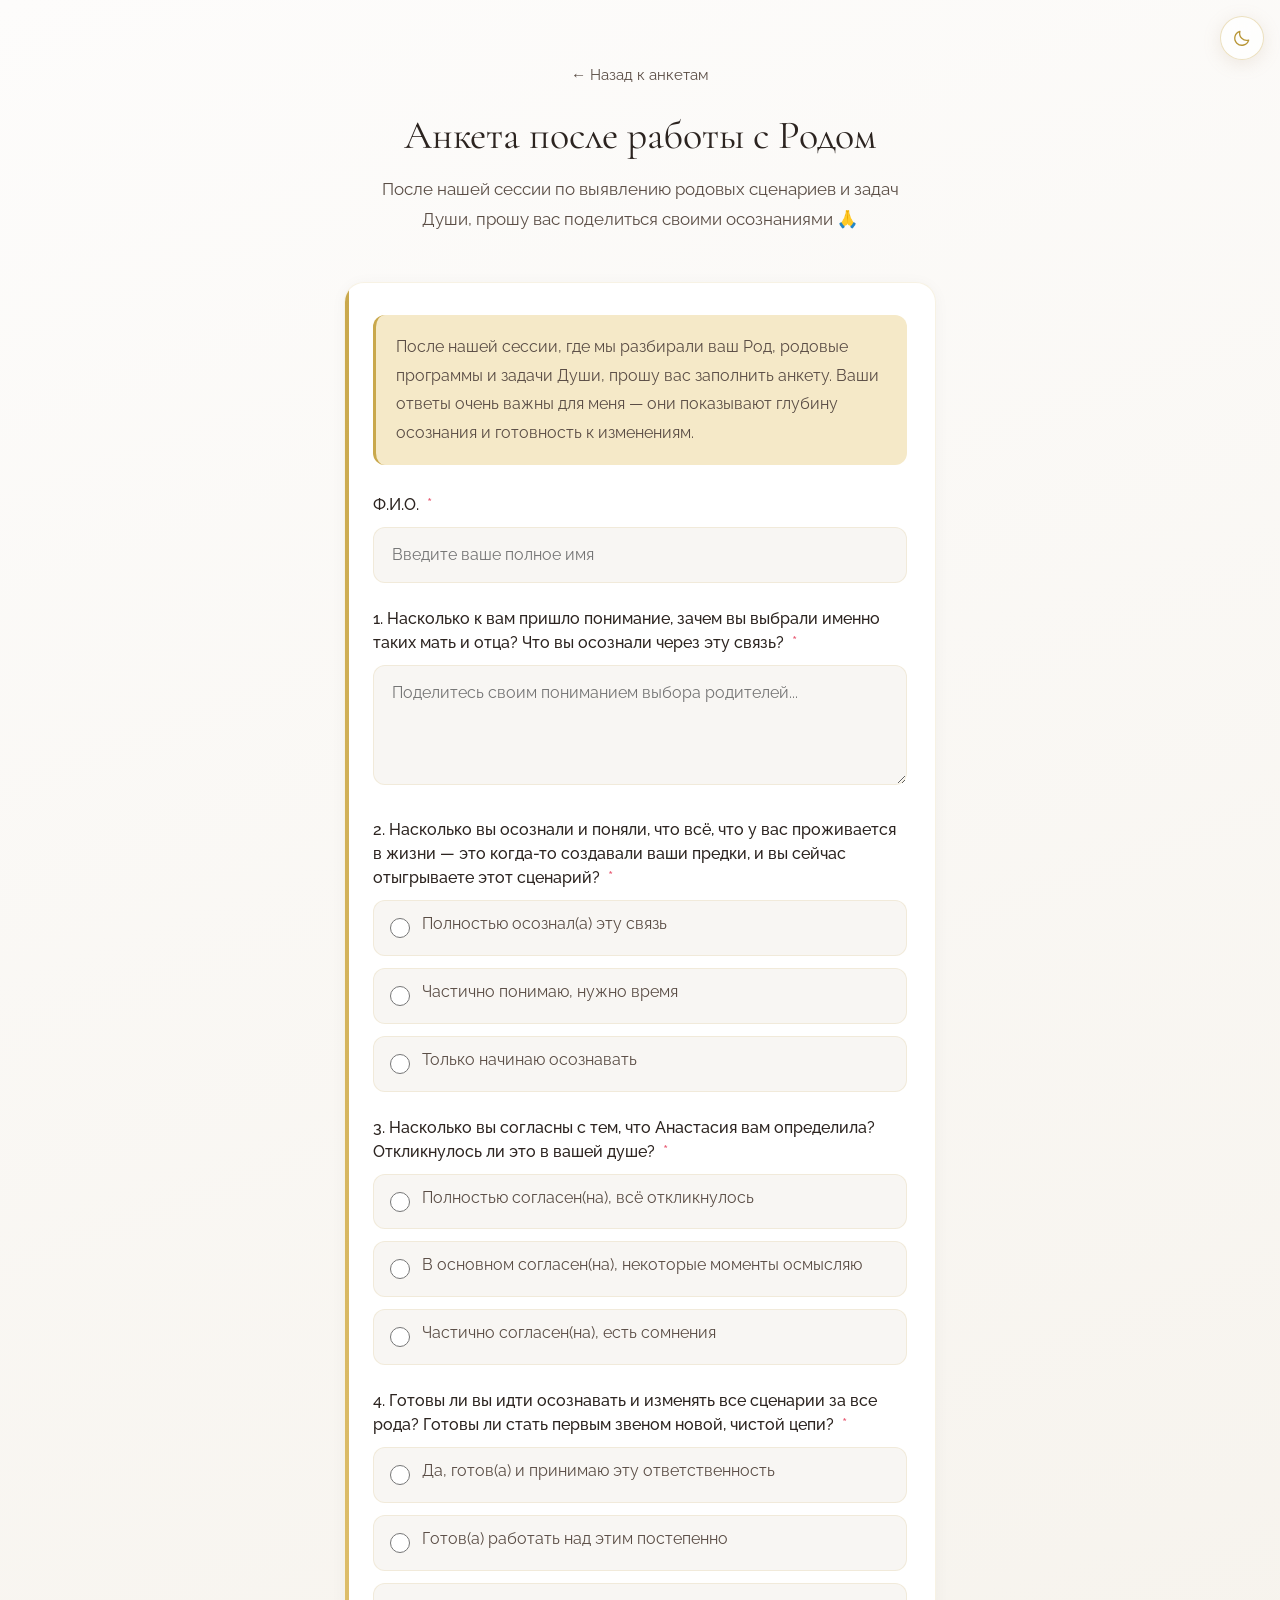
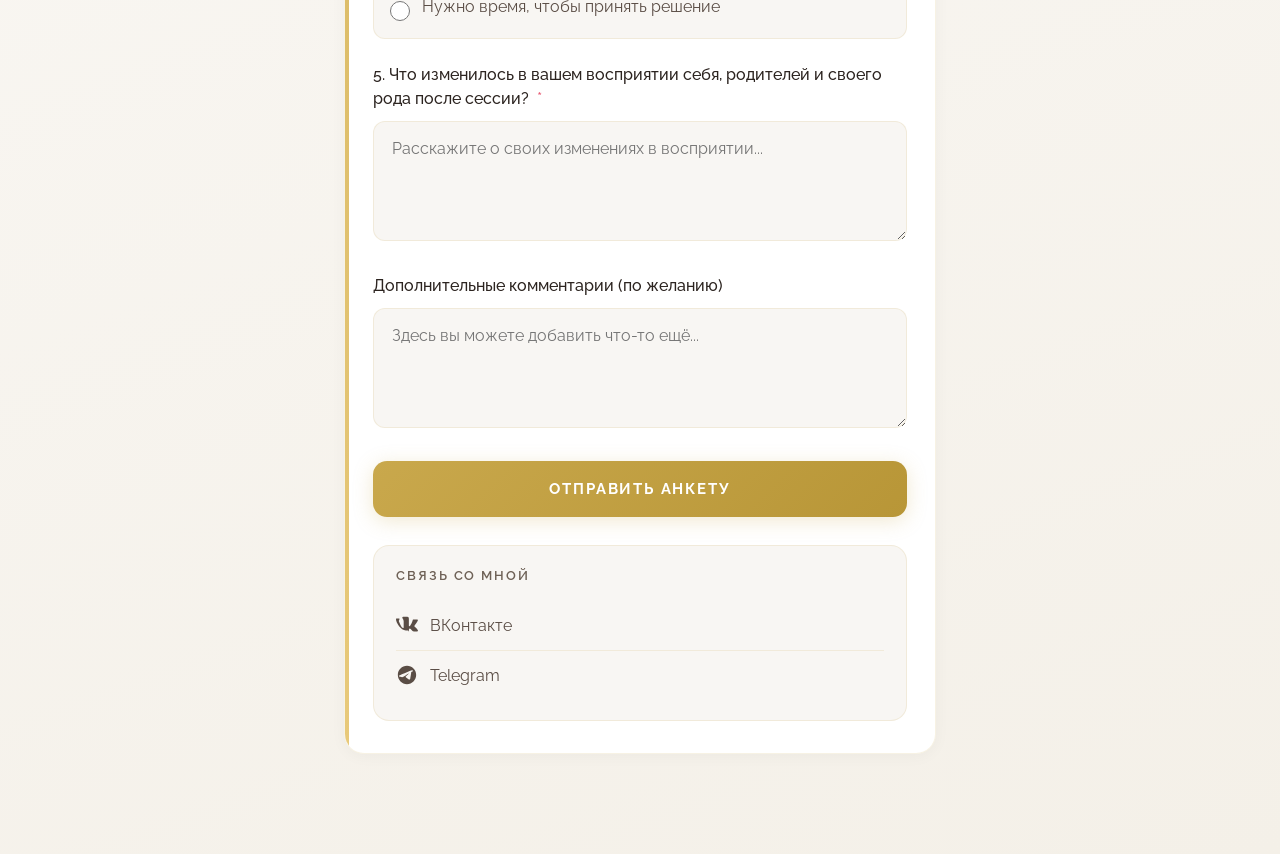
<file: anketa_nav/rod_work/index.html>
<!DOCTYPE html>
<html lang="ru">
<head>
<meta charset="utf-8">
<meta name="viewport" content="width=device-width, initial-scale=1.0">
<meta name="HandheldFriendly" content="true">
<meta name="MobileOptimized" content="width">
<meta name="apple-mobile-web-app-capable" content="yes">
<meta property="og:title" content="ОТНОШЕНИЯ БЕЗ ВИНЫ | Анкета после работы с Родом">
<meta property="og:type" content="website">
<meta property="twitter:title" content="ОТНОШЕНИЯ БЕЗ ВИНЫ | Анкета после работы с Родом">
<meta name="twitter:card" content="summary_large_image">
<title>Анкета после работы с Родом</title>
<link rel="icon" href="../../images/favicon.png">
<style>
				:root {
					--primary: #2fc6f6 !important;
					--primary-darken-1: hsl(194.47, 92%, 55%);
					--primary-darken-2: hsl(194.47, 92%, 52%);
					--primary-darken-3: hsl(194.47, 92%, 47%);
					--primary-lighten-1: hsl(194.47, 92%, 67%);
					--primary-opacity-0: rgba(47, 198, 246, 0);
					--primary-opacity-0_05: rgba(47, 198, 246, 0.05);
					--primary-opacity-0_1: rgba(47, 198, 246, 0.1);
					--primary-opacity-0_15: rgba(47, 198, 246, 0.15);
					--primary-opacity-0_2: rgba(47, 198, 246, 0.2);
					--primary-opacity-0_25: rgba(47, 198, 246, 0.25);
					--primary-opacity-0_3: rgba(47, 198, 246, 0.3);
					--primary-opacity-0_35: rgba(47, 198, 246, 0.35);
					--primary-opacity-0_4: rgba(47, 198, 246, 0.4);
					--primary-opacity-0_45: rgba(47, 198, 246, 0.45);
					--primary-opacity-0_5: rgba(47, 198, 246, 0.5);
					--primary-opacity-0_55: rgba(47, 198, 246, 0.55);
					--primary-opacity-0_6: rgba(47, 198, 246, 0.6);
					--primary-opacity-0_65: rgba(47, 198, 246, 0.65);
					--primary-opacity-0_7: rgba(47, 198, 246, 0.7);
					--primary-opacity-0_75: rgba(47, 198, 246, 0.75);
					--primary-opacity-0_8: rgba(47, 198, 246, 0.8);
					--primary-opacity-0_85: rgba(47, 198, 246, 0.85);
					--primary-opacity-0_9: rgba(47, 198, 246, 0.9);
					--primary-opacity-0_95: rgba(47, 198, 246, 0.95);
					--theme-color-main: hsl(194.47, 20%, 20%);
					--theme-color-secondary: hsl(194.47, 20%, 80%);
					--theme-color-title: hsl(194.47, 20%, 20%);
					--theme-color-strict-inverse: #ffffff;
				}
			</style>
<style>:root {--theme-color-main: #999999 !important;--theme-color-title: #111111 !important;}</style>
<link rel="stylesheet" href="../../css/01-design-tokens_dist_ui.design-tokens.min.css">
<link rel="stylesheet" href="../../css/02-design-tokens_bitrix24_air-design-tokens.min.css">
<link rel="stylesheet" href="../../css/03-fonts_opensans_ui.font.opensans.min.css">
<link rel="stylesheet" href="../../css/04-air_dist_air-design-tokens.min.css">
<link rel="stylesheet" href="../../css/05-icon-set_dist_icon-set.bundle.min.css">
<link rel="stylesheet" href="../../css/06-outline_dist_outline.bundle.min.css">
<link rel="stylesheet" href="../../css/07-popup_dist_main.popup.bundle.min.css">
<link rel="stylesheet" href="../../css/08-actions_dist_actions.bundle.min.css">
<link rel="stylesheet" href="../../css/09-main_dist_main.bundle.min.css">
<link rel="stylesheet" href="../../css/10-skeleton_dist_skeleton.bundle.min.css">
<link rel="stylesheet" href="../../css/11-sidepanel_dist_side-panel.bundle.min.css">
<link rel="stylesheet" href="../../css/12-core_css_core_date.min.css">
<link rel="stylesheet" href="../../css/13-hint_dist_ui.hint.bundle.min.css">
<link rel="stylesheet" href="../../css/14-landing_css_landing_public.min.css">
<link rel="stylesheet" href="../../css/15-templates_.default_style.min.css">
<link rel="stylesheet" href="../../css/16-panel_main_popup.min.css">
<link rel="stylesheet" href="../../css/17-panel_catalog_catalog_cond.min.css">
<link rel="stylesheet" href="../../css/18-vendor_bootstrap_bootstrap.min.css">
<link rel="stylesheet" href="../../css/19-templates_landing24_theme.min.css">
<link rel="stylesheet" href="../../css/20-templates_landing24_template_styles.min.css">
<style>
					@keyframes page-transition {
						0% {
							opacity: 1;
						}
						100% {
							opacity: 0;
						}
					}
					body.landing-page-transition::after {
						opacity: 1;
						background: #ffffff;
						animation: page-transition 2s 1s forwards;
					}
				</style>
<style>
					body {
						--landing-font-family: Open Sans
					}
				</style>
<link rel="stylesheet" href="https://fonts.googleapis.com/css2?family=Open+Sans:wght@100;200;300;400;500;600;700;800;900">
<style>
				body {
					font-weight: 400;
					font-family: Open Sans;
					-webkit-font-smoothing: antialiased;
					-moz-osx-font-smoothing: grayscale;
					-moz-font-feature-settings: "liga", "kern";
					text-rendering: optimizelegibility;
				}
			</style>
<style>
				h1, h2, h3, h4, h5, h6 {
					font-family: Open Sans;
				}
			</style>
<style>
				html {font-size: 14px;}
				body {font-size: 1rem;}
				.g-font-size-default {font-size: 1rem;}
			</style>
<style>
				main.landing-public-mode {
					line-height: 1.6;
					font-weight: 400;
				}
				
				.landing-public-mode .h1, .landing-public-mode .h2, .landing-public-mode .h3, .landing-public-mode .h4, 
				.landing-public-mode .h5, .landing-public-mode .h6, .landing-public-mode .h7,
				.landing-public-mode h1, .landing-public-mode h2, .landing-public-mode h3, .landing-public-mode h4, 
				.landing-public-mode h5, .landing-public-mode h6 {
					font-weight: 400;
				}
			</style>
<style>.custom-text-shadow-1{text-shadow:2px 4px 3px rgba(0,0,0,.3)}.custom-text-shadow-2{text-shadow:2px 2px 3px rgba(255,255,255,.1)}.custom-text-shadow-3{text-shadow:6px 6px 0 rgba(0,0,0,.2)}.custom-text-shadow-4{text-shadow:4px 3px 0 #fff,9px 8px 0 rgba(0,0,0,.15)}.custom-text-shadow-5{text-shadow:0 3px 0 #b2a98f,0 14px 10px rgba(0,0,0,.15),0 24px 2px rgba(0,0,0,.1),0 34px 30px rgba(0,0,0,.1)}.custom-text-shadow-6{text-shadow:0 4px 3px rgba(0,0,0,.4),0 8px 13px rgba(0,0,0,.1),0 18px 23px rgba(0,0,0,.1)}.custom-text-shadow-7{text-shadow:0 1px 0 #ccc,0 2px 0 #c9c9c9,0 3px 0 #bbb,0 4px 0 #b9b9b9,0 5px 0 #aaa,0 6px 1px rgba(0,0,0,.1),0 0 5px rgba(0,0,0,.1),0 1px 3px rgba(0,0,0,.3),0 3px 5px rgba(0,0,0,.2),0 5px 10px rgba(0,0,0,.25),0 10px 10px rgba(0,0,0,.2),0 20px 20px rgba(0,0,0,.15)}.custom-text-shadow-8{text-shadow:rgba(255,255,255,.5) 0 3px 3px}.custom-text-shadow-9{text-shadow:0 0 6px rgba(255,255,255,.7)}.custom-text-shadow-10{text-shadow:0 15px 5px rgba(0,0,0,.1),10px 20px 5px rgba(0,0,0,.05),-10px 20px 5px rgba(0,0,0,.05)}.custom-text-shadow-11{text-shadow:2px 8px 6px rgba(0,0,0,.2),0 -5px 35px rgba(255,255,255,.3)}[style*="line-through"]{text-decoration:line-through}.gm-style .gm-style-iw{font-weight:normal}.landing-public-mode [data-pseudo-url*="\"enabled\":true}"]{cursor:pointer}</style>
<style>@charset "UTF-8";/*!
 * animate.css -http://daneden.me/animate
 * Version - 3.5.2
 * Licensed under the MIT license - http://opensource.org/licenses/MIT
 *
 * Copyright (c) 2017 Daniel Eden
 */.animated{animation-duration:1s;animation-fill-mode:both}.animated.infinite{animation-iteration-count:infinite}.animated.hinge{animation-duration:2s}.animated.flipOutX,.animated.flipOutY,.animated.bounceIn,.animated.bounceOut{animation-duration:.75s}@keyframes bounce{from,20%,53%,80%,to{animation-timing-function:cubic-bezier(0.215,0.610,0.355,1.000);transform:translate3d(0,0,0)}40%,43%{animation-timing-function:cubic-bezier(0.755,0.050,0.855,0.060);transform:translate3d(0,-30px,0)}70%{animation-timing-function:cubic-bezier(0.755,0.050,0.855,0.060);transform:translate3d(0,-15px,0)}90%{transform:translate3d(0,-4px,0)}}.bounce{animation-name:bounce;transform-origin:center bottom}@keyframes flash{from,50%,to{opacity:1}25%,75%{opacity:0}}.flash{animation-name:flash}@keyframes pulse{from{transform:scale3d(1,1,1)}50%{transform:scale3d(1.05,1.05,1.05)}to{transform:scale3d(1,1,1)}}.pulse{animation-name:pulse}@keyframes rubberBand{from{transform:scale3d(1,1,1)}30%{transform:scale3d(1.25,0.75,1)}40%{transform:scale3d(0.75,1.25,1)}50%{transform:scale3d(1.15,0.85,1)}65%{transform:scale3d(.95,1.05,1)}75%{transform:scale3d(1.05,.95,1)}to{transform:scale3d(1,1,1)}}.rubberBand{animation-name:rubberBand}@keyframes shake{from,to{transform:translate3d(0,0,0)}10%,30%,50%,70%,90%{transform:translate3d(-10px,0,0)}20%,40%,60%,80%{transform:translate3d(10px,0,0)}}.shake{animation-name:shake}@keyframes headShake{0%{transform:translateX(0)}6.5%{transform:translateX(-6px) rotateY(-9deg)}18.5%{transform:translateX(5px) rotateY(7deg)}31.5%{transform:translateX(-3px) rotateY(-5deg)}43.5%{transform:translateX(2px) rotateY(3deg)}50%{transform:translateX(0)}}.headShake{animation-timing-function:ease-in-out;animation-name:headShake}@keyframes swing{20%{transform:rotate3d(0,0,1,15deg)}40%{transform:rotate3d(0,0,1,-10deg)}60%{transform:rotate3d(0,0,1,5deg)}80%{transform:rotate3d(0,0,1,-5deg)}to{transform:rotate3d(0,0,1,0)}}.swing{transform-origin:top center;animation-name:swing}@keyframes tada{from{transform:scale3d(1,1,1)}10%,20%{transform:scale3d(.9,.9,.9) rotate3d(0,0,1,-3deg)}30%,50%,70%,90%{transform:scale3d(1.1,1.1,1.1) rotate3d(0,0,1,3deg)}40%,60%,80%{transform:scale3d(1.1,1.1,1.1) rotate3d(0,0,1,-3deg)}to{transform:scale3d(1,1,1)}}.tada{animation-name:tada}@keyframes wobble{from{transform:none}15%{transform:translate3d(-25%,0,0) rotate3d(0,0,1,-5deg)}30%{transform:translate3d(20%,0,0) rotate3d(0,0,1,3deg)}45%{transform:translate3d(-15%,0,0) rotate3d(0,0,1,-3deg)}60%{transform:translate3d(10%,0,0) rotate3d(0,0,1,2deg)}75%{transform:translate3d(-5%,0,0) rotate3d(0,0,1,-1deg)}to{transform:none}}.wobble{animation-name:wobble}@keyframes jello{from,11.1%,to{transform:none}22.2%{transform:skewX(-12.5deg) skewY(-12.5deg)}33.3%{transform:skewX(6.25deg) skewY(6.25deg)}44.4%{transform:skewX(-3.125deg) skewY(-3.125deg)}55.5%{transform:skewX(1.5625deg) skewY(1.5625deg)}66.6%{transform:skewX(-0.78125deg) skewY(-0.78125deg)}77.7%{transform:skewX(0.390625deg) skewY(0.390625deg)}88.8%{transform:skewX(-0.1953125deg) skewY(-0.1953125deg)}}.jello{animation-name:jello;transform-origin:center}@keyframes bounceIn{from,20%,40%,60%,80%,to{animation-timing-function:cubic-bezier(0.215,0.610,0.355,1.000)}0%{opacity:0;transform:scale3d(.3,.3,.3)}20%{transform:scale3d(1.1,1.1,1.1)}40%{transform:scale3d(.9,.9,.9)}60%{opacity:1;transform:scale3d(1.03,1.03,1.03)}80%{transform:scale3d(.97,.97,.97)}to{opacity:1;transform:scale3d(1,1,1)}}.bounceIn{animation-name:bounceIn}@keyframes bounceInDown{from,60%,75%,90%,to{animation-timing-function:cubic-bezier(0.215,0.610,0.355,1.000)}0%{opacity:0;transform:translate3d(0,-3000px,0)}60%{opacity:1;transform:translate3d(0,25px,0)}75%{transform:translate3d(0,-10px,0)}90%{transform:translate3d(0,5px,0)}to{transform:none}}.bounceInDown:not(.modified){animation-name:bounceInDown}@keyframes bounceInDownModified{from,60%,75%,90%,to{animation-timing-function:cubic-bezier(0.215,0.610,0.355,1.000)}0%{opacity:1}40%{opacity:0;transform:translate3d(0,-3000px,0)}60%{opacity:1;transform:translate3d(0,25px,0)}75%{transform:translate3d(0,-10px,0)}90%{transform:translate3d(0,5px,0)}to{transform:none}}.bounceInDown.modified{animation-name:bounceInDownModified}@keyframes bounceInLeft{from,60%,75%,90%,to{animation-timing-function:cubic-bezier(0.215,0.610,0.355,1.000)}0%{opacity:0;transform:translate3d(-3000px,0,0)}60%{opacity:1;transform:translate3d(25px,0,0)}75%{transform:translate3d(-10px,0,0)}90%{transform:translate3d(5px,0,0)}to{transform:none}}.bounceInLeft:not(.modified){animation-name:bounceInLeft}@keyframes bounceInLeftModified{from,60%,75%,90%,to{animation-timing-function:cubic-bezier(0.215,0.610,0.355,1.000)}0%{opacity:1}40%{opacity:0;transform:translate3d(-3000px,0,0)}60%{opacity:1;transform:translate3d(25px,0,0)}75%{transform:translate3d(-10px,0,0)}90%{transform:translate3d(5px,0,0)}to{transform:none}}.bounceInLeft.modified{animation-name:bounceInLeftModified}@keyframes bounceInRight{from,60%,75%,90%,to{animation-timing-function:cubic-bezier(0.215,0.610,0.355,1.000)}from{opacity:0;transform:translate3d(3000px,0,0)}60%{opacity:1;transform:translate3d(-25px,0,0)}75%{transform:translate3d(10px,0,0)}90%{transform:translate3d(-5px,0,0)}to{transform:none}}.bounceInRight:not(.modified){animation-name:bounceInRight}@keyframes bounceInRightModified{from,60%,75%,90%,to{animation-timing-function:cubic-bezier(0.215,0.610,0.355,1.000)}from{opacity:1}40%{opacity:0;transform:translate3d(3000px,0,0)}60%{opacity:1;transform:translate3d(-25px,0,0)}75%{transform:translate3d(10px,0,0)}90%{transform:translate3d(-5px,0,0)}to{transform:none}}.bounceInRight.modified{animation-name:bounceInRightModified}@keyframes bounceInUp{from,60%,75%,90%,to{animation-timing-function:cubic-bezier(0.215,0.610,0.355,1.000)}from{opacity:0;transform:translate3d(0,3000px,0)}60%{opacity:1;transform:translate3d(0,-20px,0)}75%{transform:translate3d(0,10px,0)}90%{transform:translate3d(0,-5px,0)}to{transform:translate3d(0,0,0)}}.bounceInUp:not(.modified){animation-name:bounceInUp}@keyframes bounceInUpModified{from,60%,75%,90%,to{animation-timing-function:cubic-bezier(0.215,0.610,0.355,1.000)}from{opacity:1}40%{opacity:0;transform:translate3d(0,3000px,0)}60%{opacity:1;transform:translate3d(0,-20px,0)}75%{transform:translate3d(0,10px,0)}90%{transform:translate3d(0,-5px,0)}to{transform:translate3d(0,0,0)}}.bounceInUp.modified{animation-name:bounceInUpModified}@keyframes bounceOut{20%{transform:scale3d(.9,.9,.9)}50%,55%{opacity:1;transform:scale3d(1.1,1.1,1.1)}to{opacity:0;transform:scale3d(.3,.3,.3)}}.bounceOut{animation-name:bounceOut}@keyframes bounceOutDown{20%{transform:translate3d(0,10px,0)}40%,45%{opacity:1;transform:translate3d(0,-20px,0)}to{opacity:0;transform:translate3d(0,2000px,0)}}.bounceOutDown{animation-name:bounceOutDown}@keyframes bounceOutLeft{20%{opacity:1;transform:translate3d(20px,0,0)}to{opacity:0;transform:translate3d(-2000px,0,0)}}.bounceOutLeft{animation-name:bounceOutLeft}@keyframes bounceOutRight{20%{opacity:1;transform:translate3d(-20px,0,0)}to{opacity:0;transform:translate3d(2000px,0,0)}}.bounceOutRight{animation-name:bounceOutRight}@keyframes bounceOutUp{20%{transform:translate3d(0,-10px,0)}40%,45%{opacity:1;transform:translate3d(0,20px,0)}to{opacity:0;transform:translate3d(0,-2000px,0)}}.bounceOutUp{animation-name:bounceOutUp}@keyframes fadeIn{from{opacity:0}to{opacity:1}}.fadeIn{animation-name:fadeIn}@keyframes fadeInDown{from{opacity:0;transform:translate3d(0,-100%,0)}to{opacity:1;transform:none}}.fadeInDown:not(.modified){animation-name:fadeInDown}@keyframes fadeInDownModified{from{opacity:1;transform:none}50%{opacity:0;transform:translate3d(0,-100%,0)}to{opacity:1;transform:none}}.fadeInDown.modified{animation-name:fadeInDownModified}@keyframes fadeInDownBig{from{opacity:0;transform:translate3d(0,-2000px,0)}to{opacity:1;transform:none}}.fadeInDownBig:not(.modified){animation-name:fadeInDownBig}@keyframes fadeInDownBigModified{from{opacity:1;transform:none}50%{opacity:0;transform:translate3d(0,-2000px,0)}to{opacity:1;transform:none}}.fadeInDownBig.modified{animation-name:fadeInDownBigModified}@keyframes fadeInLeft{from{opacity:0;transform:translate3d(-100%,0,0)}to{opacity:1;transform:none}}.fadeInLeft:not(.modified){animation-name:fadeInLeft}@keyframes fadeInLeftModified{from{opacity:1;transform:none}50%{opacity:0;transform:translate3d(-100%,0,0)}to{opacity:1;transform:none}}.fadeInLeft.modified{animation-name:fadeInLeftModified}@keyframes fadeInLeftBig{from{opacity:0;transform:translate3d(-2000px,0,0)}to{opacity:1;transform:none}}.fadeInLeftBig:not(.modified){animation-name:fadeInLeftBig}@keyframes fadeInLeftBigModified{from{opacity:1;transform:none}50%{opacity:0;transform:translate3d(-2000px,0,0)}to{opacity:1;transform:none}}.fadeInLeftBig.modified{animation-name:fadeInLeftBigModified}@keyframes fadeInRight{from{opacity:0;transform:translate3d(100%,0,0)}to{opacity:1;transform:none}}.fadeInRight:not(.modified){animation-name:fadeInRight}@keyframes fadeInRightModified{from{opacity:1;transform:none}50%{opacity:0;transform:translate3d(100%,0,0)}to{opacity:1;transform:none}}.fadeInRight.modified{animation-name:fadeInRightModified}@keyframes fadeInRightBig{from{opacity:0;transform:translate3d(2000px,0,0)}to{opacity:1;transform:none}}.fadeInRightBig:not(.modified){animation-name:fadeInRightBig}@keyframes fadeInRightBigModified{from{opacity:1;transform:none}50%{opacity:0;transform:translate3d(2000px,0,0)}to{opacity:1;transform:none}}.fadeInRightBig.modified{animation-name:fadeInRightBigModified}@keyframes fadeInUp{from{opacity:0;transform:translate3d(0,100%,0)}to{opacity:1;transform:none}}.fadeInUp:not(.modified){animation-name:fadeInUp}@keyframes fadeInUpModified{from{opacity:1;transform:none}50%{opacity:0;transform:translate3d(0,100%,0)}to{opacity:1;transform:none}}.fadeInUp.modified{animation-name:fadeInUpModified}@keyframes fadeInUpBig{from{opacity:0;transform:translate3d(0,2000px,0)}to{opacity:1;transform:none}}.fadeInUpBig:not(.modified){animation-name:fadeInUpBig}@keyframes fadeInUpBigModified{from{transform:none}50%{transform:translate3d(0,2000px,0)}to{transform:none}}.fadeInUpBig.modified{animation-name:fadeInUpBigModified}@keyframes fadeOut{from{opacity:1}to{opacity:0}}.fadeOut{animation-name:fadeOut}@keyframes fadeOutDown{from{opacity:1}to{opacity:0;transform:translate3d(0,100%,0)}}.fadeOutDown{animation-name:fadeOutDown}@keyframes fadeOutDownBig{from{opacity:1}to{opacity:0;transform:translate3d(0,2000px,0)}}.fadeOutDownBig{animation-name:fadeOutDownBig}@keyframes fadeOutLeft{from{opacity:1}to{opacity:0;transform:translate3d(-100%,0,0)}}.fadeOutLeft{animation-name:fadeOutLeft}@keyframes fadeOutLeftBig{from{opacity:1}to{opacity:0;transform:translate3d(-2000px,0,0)}}.fadeOutLeftBig{animation-name:fadeOutLeftBig}@keyframes fadeOutRight{from{opacity:1}to{opacity:0;transform:translate3d(100%,0,0)}}.fadeOutRight{animation-name:fadeOutRight}@keyframes fadeOutRightBig{from{opacity:1}to{opacity:0;transform:translate3d(2000px,0,0)}}.fadeOutRightBig{animation-name:fadeOutRightBig}@keyframes fadeOutUp{from{opacity:1}to{opacity:0;transform:translate3d(0,-100%,0)}}.fadeOutUp{animation-name:fadeOutUp}@keyframes fadeOutUpBig{from{opacity:1}to{opacity:0;transform:translate3d(0,-2000px,0)}}.fadeOutUpBig{animation-name:fadeOutUpBig}@keyframes flip{from{transform:perspective(400px) rotate3d(0,1,0,-360deg);animation-timing-function:ease-out}40%{transform:perspective(400px) translate3d(0,0,150px) rotate3d(0,1,0,-190deg);animation-timing-function:ease-out}50%{transform:perspective(400px) translate3d(0,0,150px) rotate3d(0,1,0,-170deg);animation-timing-function:ease-in}80%{transform:perspective(400px) scale3d(.95,.95,.95);animation-timing-function:ease-in}to{transform:perspective(400px);animation-timing-function:ease-in}}.animated.flip{-webkit-backface-visibility:visible;backface-visibility:visible;animation-name:flip}@keyframes flipInX{from{transform:perspective(400px) rotate3d(1,0,0,90deg);animation-timing-function:ease-in;opacity:0}40%{transform:perspective(400px) rotate3d(1,0,0,-20deg);animation-timing-function:ease-in}60%{transform:perspective(400px) rotate3d(1,0,0,10deg);opacity:1}80%{transform:perspective(400px) rotate3d(1,0,0,-5deg)}to{transform:perspective(400px)}}.flipInX{-webkit-backface-visibility:visible !important;backface-visibility:visible !important;animation-name:flipInX}@keyframes flipInY{from{transform:perspective(400px) rotate3d(0,1,0,90deg);animation-timing-function:ease-in;opacity:0}40%{transform:perspective(400px) rotate3d(0,1,0,-20deg);animation-timing-function:ease-in}60%{transform:perspective(400px) rotate3d(0,1,0,10deg);opacity:1}80%{transform:perspective(400px) rotate3d(0,1,0,-5deg)}to{transform:perspective(400px)}}.flipInY{-webkit-backface-visibility:visible !important;backface-visibility:visible !important;animation-name:flipInY}@keyframes flipOutX{from{transform:perspective(400px)}30%{transform:perspective(400px) rotate3d(1,0,0,-20deg);opacity:1}to{transform:perspective(400px) rotate3d(1,0,0,90deg);opacity:0}}.flipOutX{animation-name:flipOutX;-webkit-backface-visibility:visible !important;backface-visibility:visible !important}@keyframes flipOutY{from{transform:perspective(400px)}30%{transform:perspective(400px) rotate3d(0,1,0,-15deg);opacity:1}to{transform:perspective(400px) rotate3d(0,1,0,90deg);opacity:0}}.flipOutY{-webkit-backface-visibility:visible !important;backface-visibility:visible !important;animation-name:flipOutY}@keyframes lightSpeedIn{from{transform:translate3d(100%,0,0) skewX(-30deg);opacity:0}60%{transform:skewX(20deg);opacity:1}80%{transform:skewX(-5deg);opacity:1}to{transform:none;opacity:1}}.lightSpeedIn:not(.modified){animation-name:lightSpeedIn;animation-timing-function:ease-out}@keyframes lightSpeedInModified{from{transform:none}40%{transform:translate3d(100%,0,0) skewX(-30deg)}60%{transform:skewX(20deg)}80%{transform:skewX(-5deg)}to{transform:none}}.lightSpeedIn.modified{animation-name:lightSpeedInModified;animation-timing-function:ease-out}@keyframes lightSpeedOut{from{opacity:1}to{transform:translate3d(100%,0,0) skewX(30deg);opacity:0}}.lightSpeedOut{animation-name:lightSpeedOut;animation-timing-function:ease-in}@keyframes rotateIn{from{transform-origin:center;transform:rotate3d(0,0,1,-200deg);opacity:0}to{transform-origin:center;transform:none;opacity:1}}.rotateIn:not(.modified){animation-name:rotateIn}@keyframes rotateInModified{from{transform-origin:center;transform:none}50%{transform-origin:center;transform:rotate3d(0,0,1,-200deg)}to{transform-origin:center;transform:none}}.rotateIn.modified{animation-name:rotateInModified}@keyframes rotateInDownLeft{from{transform-origin:left bottom;transform:rotate3d(0,0,1,-45deg);opacity:0}to{transform-origin:left bottom;transform:none;opacity:1}}.rotateInDownLeft:not(.modified){animation-name:rotateInDownLeft}@keyframes rotateInDownLeftModified{from{transform-origin:left bottom;transform:none}50%{transform-origin:left bottom;transform:rotate3d(0,0,1,-45deg)}to{transform-origin:left bottom;transform:none}}.rotateInDownLeft.modified{animation-name:rotateInDownLeftModified}@keyframes rotateInDownRight{from{transform-origin:right bottom;transform:rotate3d(0,0,1,45deg);opacity:0}to{transform-origin:right bottom;transform:none;opacity:1}}.rotateInDownRight:not(.modified){animation-name:rotateInDownRight}@keyframes rotateInDownRightModified{from{transform-origin:right bottom;transform:none}50%{transform-origin:right bottom;transform:rotate3d(0,0,1,45deg)}to{transform-origin:right bottom;transform:none}}.rotateInDownRight.modified{animation-name:rotateInDownRightModified}@keyframes rotateInUpLeft{from{transform-origin:left bottom;transform:rotate3d(0,0,1,45deg);opacity:0}to{transform-origin:left bottom;transform:none;opacity:1}}.rotateInUpLeft:not(.modified){animation-name:rotateInUpLeft}@keyframes rotateInUpLeftModified{from{transform-origin:left bottom;transform:none}50%{transform-origin:left bottom;transform:rotate3d(0,0,1,45deg)}to{transform-origin:left bottom;transform:none}}.rotateInUpLeft.modified{animation-name:rotateInUpLeftModified}@keyframes rotateInUpRight{from{transform-origin:right bottom;transform:rotate3d(0,0,1,-90deg);opacity:0}to{transform-origin:right bottom;transform:none;opacity:1}}.rotateInUpRight:not(.modified){animation-name:rotateInUpRight}@keyframes rotateInUpRightModified{from{transform-origin:right bottom;transform:none}50%{transform-origin:right bottom;transform:rotate3d(0,0,1,-90deg)}to{transform-origin:right bottom;transform:none}}.rotateInUpRight.modified{animation-name:rotateInUpRightModified}@keyframes rotateOut{from{transform-origin:center;opacity:1}to{transform-origin:center;transform:rotate3d(0,0,1,200deg);opacity:0}}.rotateOut{animation-name:rotateOut}@keyframes rotateOutDownLeft{from{transform-origin:left bottom;opacity:1}to{transform-origin:left bottom;transform:rotate3d(0,0,1,45deg);opacity:0}}.rotateOutDownLeft{animation-name:rotateOutDownLeft}@keyframes rotateOutDownRight{from{transform-origin:right bottom;opacity:1}to{transform-origin:right bottom;transform:rotate3d(0,0,1,-45deg);opacity:0}}.rotateOutDownRight{animation-name:rotateOutDownRight}@keyframes rotateOutUpLeft{from{transform-origin:left bottom;opacity:1}to{transform-origin:left bottom;transform:rotate3d(0,0,1,-45deg);opacity:0}}.rotateOutUpLeft{animation-name:rotateOutUpLeft}@keyframes rotateOutUpRight{from{transform-origin:right bottom;opacity:1}to{transform-origin:right bottom;transform:rotate3d(0,0,1,90deg);opacity:0}}.rotateOutUpRight{animation-name:rotateOutUpRight}@keyframes hinge{0%{transform-origin:top left;animation-timing-function:ease-in-out}20%,60%{transform:rotate3d(0,0,1,80deg);transform-origin:top left;animation-timing-function:ease-in-out}40%,80%{transform:rotate3d(0,0,1,60deg);transform-origin:top left;animation-timing-function:ease-in-out;opacity:1}to{transform:translate3d(0,700px,0);opacity:0}}.hinge{animation-name:hinge}@keyframes jackInTheBox{from{opacity:0;transform:scale(0.1) rotate(30deg);transform-origin:center bottom}50%{transform:rotate(-10deg)}70%{transform:rotate(3deg)}to{opacity:1;transform:scale(1)}}.jackInTheBox{animation-name:jackInTheBox}@keyframes rollIn{from{opacity:0;transform:translate3d(-100%,0,0) rotate3d(0,0,1,-120deg)}to{opacity:1;transform:none}}.rollIn:not(.modified){animation-name:rollIn}@keyframes rollInModified{from{transform:none}50%{transform:translate3d(-100%,0,0) rotate3d(0,0,1,-120deg)}to{transform:none}}.rollIn.modified{animation-name:rollInModified}@keyframes rollOut{from{opacity:1}to{opacity:0;transform:translate3d(100%,0,0) rotate3d(0,0,1,120deg)}}.rollOut{animation-name:rollOut}@keyframes zoomIn{from{opacity:0;transform:scale3d(.3,.3,.3)}50%{opacity:1}}.zoomIn:not(.modified){animation-name:zoomIn}@keyframes zoomInModified{50%{transform:scale3d(.3,.3,.3)}}.zoomIn.modified{animation-name:zoomInModified}@keyframes zoomToIn{from{opacity:0;transform:scale3d(1.7,1.7,1.7);animation-timing-function:ease-out}30%{opacity:0}100%{opacity:1}}.zoomToIn:not(.modified){animation-name:zoomToIn}@keyframes zoomToInModified{50%{transform:scale3d(1.7,1.7,1.7);animation-timing-function:ease-out}}.zoomToIn.modified{animation-name:zoomToInModified}@keyframes zoomInDown{from{opacity:0;transform:scale3d(.1,.1,.1) translate3d(0,-1000px,0);animation-timing-function:cubic-bezier(0.550,0.055,0.675,0.190)}60%{opacity:1;transform:scale3d(.475,.475,.475) translate3d(0,60px,0);animation-timing-function:cubic-bezier(0.175,0.885,0.320,1)}}.zoomInDown:not(.modified){animation-name:zoomInDown}@keyframes zoomInDownModified{from{opacity:1}45%{opacity:0;transform:scale3d(.1,.1,.1) translate3d(0,-1000px,0);animation-timing-function:cubic-bezier(0.550,0.055,0.675,0.190)}90%{opacity:1;transform:scale3d(.475,.475,.475) translate3d(0,60px,0);animation-timing-function:cubic-bezier(0.175,0.885,0.320,1)}}.zoomInDown.modified{animation-name:zoomInDownModified}@keyframes zoomInLeft{from{opacity:0;transform:scale3d(.1,.1,.1) translate3d(-1000px,0,0);animation-timing-function:cubic-bezier(0.550,0.055,0.675,0.190)}60%{opacity:1;transform:scale3d(.475,.475,.475) translate3d(10px,0,0);animation-timing-function:cubic-bezier(0.175,0.885,0.320,1)}}.zoomInLeft:not(.modified){animation-name:zoomInLeft}@keyframes zoomInLeftModified{from{opacity:1}45%{opacity:0;transform:scale3d(.1,.1,.1) translate3d(-1000px,0,0);animation-timing-function:cubic-bezier(0.550,0.055,0.675,0.190)}90%{opacity:1;transform:scale3d(.475,.475,.475) translate3d(10px,0,0);animation-timing-function:cubic-bezier(0.175,0.885,0.320,1)}}.zoomInLeft.modified{animation-name:zoomInLeftModified}@keyframes zoomInRight{from{opacity:0;transform:scale3d(.1,.1,.1) translate3d(1000px,0,0);animation-timing-function:cubic-bezier(0.550,0.055,0.675,0.190)}60%{opacity:1;transform:scale3d(.475,.475,.475) translate3d(-10px,0,0);animation-timing-function:cubic-bezier(0.175,0.885,0.320,1)}}.zoomInRight:not(.modified){animation-name:zoomInRight}@keyframes zoomInRightModified{from{opacity:1}45%{opacity:0;transform:scale3d(.1,.1,.1) translate3d(1000px,0,0);animation-timing-function:cubic-bezier(0.550,0.055,0.675,0.190)}90%{opacity:1;transform:scale3d(.475,.475,.475) translate3d(-10px,0,0);animation-timing-function:cubic-bezier(0.175,0.885,0.320,1)}}.zoomInRight.modified{animation-name:zoomInRightModified}@keyframes zoomInUp{from{opacity:0;transform:scale3d(.1,.1,.1) translate3d(0,1000px,0);animation-timing-function:cubic-bezier(0.550,0.055,0.675,0.190)}60%{opacity:1;transform:scale3d(.475,.475,.475) translate3d(0,-60px,0);animation-timing-function:cubic-bezier(0.175,0.885,0.320,1)}}.zoomInUp:not(.modified){animation-name:zoomInUp}@keyframes zoomInUpModified{from{opacity:1}45%{opacity:0;transform:scale3d(.1,.1,.1) translate3d(0,1000px,0);animation-timing-function:cubic-bezier(0.550,0.055,0.675,0.190)}90%{opacity:1;transform:scale3d(.475,.475,.475) translate3d(0,-60px,0);animation-timing-function:cubic-bezier(0.175,0.885,0.320,1)}}.zoomInUp.modified{animation-name:zoomInUpModified}@keyframes zoomOut{from{opacity:1}50%{opacity:0;transform:scale3d(.3,.3,.3)}to{opacity:0}}.zoomOut{animation-name:zoomOut}@keyframes zoomOutDown{40%{opacity:1;transform:scale3d(.475,.475,.475) translate3d(0,-60px,0);animation-timing-function:cubic-bezier(0.550,0.055,0.675,0.190)}to{opacity:0;transform:scale3d(.1,.1,.1) translate3d(0,2000px,0);transform-origin:center bottom;animation-timing-function:cubic-bezier(0.175,0.885,0.320,1)}}.zoomOutDown{animation-name:zoomOutDown}@keyframes zoomOutLeft{40%{opacity:1;transform:scale3d(.475,.475,.475) translate3d(42px,0,0)}to{opacity:0;transform:scale(.1) translate3d(-2000px,0,0);transform-origin:left center}}.zoomOutLeft{animation-name:zoomOutLeft}@keyframes zoomOutRight{40%{opacity:1;transform:scale3d(.475,.475,.475) translate3d(-42px,0,0)}to{opacity:0;transform:scale(.1) translate3d(2000px,0,0);transform-origin:right center}}.zoomOutRight{animation-name:zoomOutRight}@keyframes zoomOutUp{40%{opacity:1;transform:scale3d(.475,.475,.475) translate3d(0,60px,0);animation-timing-function:cubic-bezier(0.550,0.055,0.675,0.190)}to{opacity:0;transform:scale3d(.1,.1,.1) translate3d(0,-2000px,0);transform-origin:center bottom;animation-timing-function:cubic-bezier(0.175,0.885,0.320,1)}}.zoomOutUp{animation-name:zoomOutUp}@keyframes slideInDown{from{transform:translate3d(0,-100%,0)}to{transform:translate3d(0,0,0)}}.slideInDown:not(.modified){animation-name:slideInDown}@keyframes slideInDownModified{from{transform:translate3d(0,0,0)}50%{transform:translate3d(0,-100%,0)}to{transform:translate3d(0,0,0)}}.slideInDown.modified{animation-name:slideInDownModified}@keyframes slideInLeft{from{transform:translate3d(-100%,0,0)}to{transform:translate3d(0,0,0)}}.slideInLeft:not(.modified){animation-name:slideInLeft}@keyframes slideInLeftModified{from{transform:translate3d(0,0,0)}50%{transform:translate3d(-100%,0,0)}to{transform:translate3d(0,0,0)}}.slideInLeft.modified{animation-name:slideInLeftModified}@keyframes slideInRight{from{transform:translate3d(100%,0,0)}to{transform:translate3d(0,0,0)}}.slideInRight:not(.modified){animation-name:slideInRight}@keyframes slideInRightModified{from{transform:translate3d(0,0,0)}50%{transform:translate3d(100%,0,0)}to{transform:translate3d(0,0,0)}}.slideInRight.modified{animation-name:slideInRightModified}@keyframes slideInUp{from{transform:translate3d(0,100%,0)}to{transform:translate3d(0,0,0)}}.slideInUp:not(.modified){animation-name:slideInUp}@keyframes slideInUpModified{from{transform:translate3d(0,0,0)}50%{transform:translate3d(0,100%,0)}to{transform:translate3d(0,0,0)}}.slideInUp.modified{animation-name:slideInUpModified}@keyframes slideOutDown{from{transform:translate3d(0,0,0)}to{visibility:hidden;transform:translate3d(0,100%,0)}}.slideOutDown{animation-name:slideOutDown}@keyframes slideOutLeft{from{transform:translate3d(0,0,0)}to{visibility:hidden;transform:translate3d(-100%,0,0)}}.slideOutLeft{animation-name:slideOutLeft}@keyframes slideOutRight{from{transform:translate3d(0,0,0)}to{visibility:hidden;transform:translate3d(100%,0,0)}}.slideOutRight{animation-name:slideOutRight}@keyframes slideOutUp{from{transform:translate3d(0,0,0)}to{visibility:hidden;transform:translate3d(0,-100%,0)}}.slideOutUp{animation-name:slideOutUp}</style>
<style>.bitrix-footer{display:flex;min-height:48px;align-items:center;justify-content:center;flex-wrap:wrap;flex-shrink:0;padding:16px 12px 20px;background:#242424}.bitrix-footer,.bitrix-footer *,.bitrix-footer :after,.bitrix-footer :before{box-sizing:border-box}.bitrix-footer-text{display:block;width:100%}.bitrix-footer-link{margin:0}.bitrix-footer-link,.bitrix-footer-terms,.bitrix-footer-text,a.bitrix-footer-link,a.bitrix-footer-link:visited{color:#919191;font:12px/14px var(--ui-font-family-secondary,var(--ui-font-family-open-sans));font-weight:var(--ui-font-weight-regular,400);text-align:center}a.bitrix-footer-link,a.bitrix-footer-link:visited{transition:all .18s ease;border-bottom:1px solid #919191;text-decoration:none}a.bitrix-footer-link:hover{color:#fff;border-bottom-color:#fff;text-decoration:none}.bitrix-footer-seo{margin-bottom:10px!important}.bitrix-footer-seo img{display:inline-block;width:auto;max-width:none;height:auto;margin:0 3px;vertical-align:middle}.bitrix-footer-terms{display:flex;align-items:center;justify-content:center;gap:5px}.bitrix-footer-hint,.bitrix-footer-link-report{margin:0}.bitrix-footer-hint.ui-hint{flex:0 0 auto;width:13px;height:13px;line-height:13px}.bitrix-footer-hint.ui-hint .ui-hint-icon{display:inline-flex;align-items:center;justify-content:center;--ui-icon-set__icon-size:13px;--ui-icon-set__icon-color:#fff;margin:0!important}</style>
<link rel="stylesheet" href="../../css/custom.css">
<script>(function(){var d=document.documentElement;d.classList.add('m-js');var t=null;try{t=localStorage.getItem('verniguru-theme')}catch(e){}if(!t&&window.matchMedia&&matchMedia('(prefers-color-scheme: dark)').matches)t='dark';if(t==='dark')d.setAttribute('data-theme','dark')})()</script>
<link rel="stylesheet" href="../../css/motion.css">
<link rel="stylesheet" href="../../css/theme.css">
</head>
<body class="landing-page-transition" data-landing-id="559">
<main class="w-100 landing-public-mode" id="landing-main-content" tabindex="-1" data-testid="pub-main">
<div id="b14305" class="block-wrapper block-html">
<section class="landing-block g-pt-0 g-pb-0 g-pl-0 g-pr-0">
	


<meta charset="UTF-8">
<meta name="viewport" content="width=device-width, initial-scale=1.0">
<title>Анкета после работы с Родом — Анастасия Вернигуру</title>
<link href="https://fonts.googleapis.com/css2?family=Cormorant+Garamond:ital,wght@0,300;0,400;0,600;1,300;1,400&amp;family=Raleway:wght@300;400;500;600;700&amp;display=swap" rel="stylesheet">
<style>
:root {
  --cream: #f8f6f3;
  --cream-dark: #ede8e2;
  --gold: #c9a84c;
  --gold-light: #e8c97a;
  --gold-pale: #f5e9c8;
  --text-dark: #2c2420;
  --text-mid: #5a4d45;
  --text-light: #8a7c70;
  --card-bg: #ffffff;
  --border: rgba(201,168,76,0.15);
}

* { margin: 0; padding: 0; box-sizing: border-box; }

body {
  background: linear-gradient(160deg, #fdfcfb 0%, #f4f0e8 100%);
  color: var(--text-dark);
  font-family: 'Raleway', sans-serif;
  font-weight: 400;
  min-height: 100vh;
  font-size: 18px;
}

.wrapper { position: relative; max-width: 640px; margin: 0 auto; padding: 60px 24px 80px; }

/* ═══ HERO ═══ */
.hero { text-align: center; margin-bottom: 48px; animation: fadeDown 1s ease both; }
@keyframes fadeDown { from { opacity:0; transform:translateY(-24px); } to { opacity:1; transform:translateY(0); } }

.hero-back {
  display: inline-flex; align-items: center; gap: 8px;
  font-size: 0.95rem; color: var(--text-mid); text-decoration: none;
  margin-bottom: 24px; transition: all 0.3s;
}
.hero-back:hover { color: var(--gold); transform: translateX(-4px); }

.hero-title {
  font-family: 'Cormorant Garamond', serif;
  font-size: clamp(2rem, 5vw, 2.5rem); font-weight: 400; line-height: 1.2;
  color: var(--text-dark); margin-bottom: 16px;
}

.hero-desc {
  font-size: 1.05rem; line-height: 1.75; color: var(--text-mid);
  max-width: 520px; margin: 0 auto;
}

/* ═══ FORM CARD ═══ */
.form-card {
  padding: 32px 28px; margin-bottom: 20px;
  border-radius: 20px; background: var(--card-bg);
  border: 1px solid var(--border); position: relative; overflow: hidden;
  box-shadow: 0 2px 16px rgba(0,0,0,0.04);
  opacity: 0; transform: translateY(16px);
  animation: cardIn 0.6s ease forwards;
}
@keyframes cardIn { to { opacity:1; transform:translateY(0); } }

.form-card::after {
  content:''; position:absolute; left:0; top:0; bottom:0;
  width:4px; background: linear-gradient(to bottom, var(--gold), var(--gold-light));
}

.form-intro {
  font-size: 1.02rem; line-height: 1.75; color: var(--text-mid);
  margin-bottom: 28px; padding: 18px 20px;
  background: var(--gold-pale); border-radius: 12px;
  border-left: 3px solid var(--gold);
}

.form-group { margin-bottom: 24px; }

.form-label {
  display: block; font-size: 1rem; color: var(--text-dark);
  margin-bottom: 10px; line-height: 1.5; font-weight: 500;
}

.form-label .required {
  color: #e85d75; margin-left: 4px;
}

.form-input,
.form-textarea {
  width: 100%; padding: 14px 18px;
  border-radius: 12px; border: 1px solid var(--border);
  background: var(--cream); color: var(--text-dark);
  font-family: 'Raleway', sans-serif; font-size: 1rem;
  transition: all 0.3s;
}

.form-input:focus,
.form-textarea:focus {
  outline: none; border-color: var(--gold);
  background: #fff; box-shadow: 0 0 0 4px rgba(201,168,76,0.1);
}

.form-textarea {
  min-height: 120px; resize: vertical; line-height: 1.6;
}

.form-radio-group {
  display: flex; flex-direction: column; gap: 12px;
}

.radio-option {
  display: flex; align-items: center;
  padding: 12px 16px; border-radius: 12px;
  border: 1px solid var(--border);
  background: var(--cream); cursor: pointer;
  transition: all 0.3s;
}

.radio-option:hover {
  border-color: var(--gold); background: #fff;
}

.radio-option input[type="radio"] {
  margin-right: 12px; accent-color: var(--gold);
  width: 20px; height: 20px; cursor: pointer;
}

.radio-option label {
  flex: 1; font-size: 0.98rem;
  color: var(--text-mid); cursor: pointer; line-height: 1.4;
}

.radio-option input[type="radio"]:checked + label {
  color: var(--text-dark); font-weight: 500;
}

.submit-btn {
  width: 100%; padding: 16px;
  border: none; border-radius: 14px;
  background: linear-gradient(135deg, var(--gold) 0%, #b89637 100%);
  color: #fff; font-family: 'Raleway', sans-serif;
  font-size: 0.95rem; font-weight: 700;
  letter-spacing: 0.12em; text-transform: uppercase;
  cursor: pointer; transition: all 0.3s;
  box-shadow: 0 4px 20px rgba(201,168,76,0.25);
}

.submit-btn:hover {
  transform: translateY(-2px);
  box-shadow: 0 8px 32px rgba(201,168,76,0.4);
}

.submit-btn:disabled {
  opacity: 0.5; cursor: not-allowed; transform: none;
}

.success-message {
  display: none; padding: 32px; border-radius: 18px;
  background: linear-gradient(135deg, var(--gold-pale), #faf5ea);
  border: 1px solid var(--border); text-align: center;
  animation: fadeIn 0.5s ease;
}

@keyframes fadeIn {
  from { opacity: 0; transform: scale(0.95); }
  to { opacity: 1; transform: scale(1); }
}

.success-message.show { display: block; }

.success-icon { font-size: 3.5rem; margin-bottom: 16px; }

.success-title {
  font-family: 'Cormorant Garamond', serif;
  font-size: 1.8rem; color: var(--text-dark); margin-bottom: 10px;
}

.success-text {
  font-size: 1.05rem; color: var(--text-mid); line-height: 1.7;
}

.links-box {
  margin-top: 28px; padding: 20px 22px;
  border-radius: 16px;
  background: var(--cream);
  border: 1px solid var(--border);
}

.links-title {
  font-size: 0.8rem; letter-spacing: 0.15em;
  text-transform: uppercase; color: var(--text-light);
  margin-bottom: 14px; font-weight: 600;
}

.link-item {
  display: flex; align-items: center; gap: 12px;
  padding: 12px 0; font-size: 0.98rem;
  color: var(--text-mid); text-decoration: none;
  transition: all 0.25s;
  border-bottom: 1px solid var(--border);
}

.link-item:last-child { border-bottom: none; }
.link-item:hover { color: var(--gold); transform: translateX(4px); }

.link-icon { width: 22px; height: 22px; flex-shrink: 0; }

@media (max-width: 600px) {
  .wrapper { padding: 48px 20px 64px; }
  .form-card { padding: 28px 22px; }
}
</style>



<div class="wrapper">

<div class="hero">
  <a href="../../anketa_nav/" class="hero-back">← Назад к анкетам</a>
  <h1 class="hero-title">Анкета после работы с Родом</h1>
  <p class="hero-desc">После нашей сессии по выявлению родовых сценариев и задач Души, прошу вас поделиться своими осознаниями 🙏</p>
</div>

<div class="form-card">
  <div class="form-intro">
    После нашей сессии, где мы разбирали ваш Род, родовые программы и задачи Души, прошу вас заполнить анкету. Ваши ответы очень важны для меня — они показывают глубину осознания и готовность к изменениям.
  </div>

  <form id="rodForm">
    <div class="form-group">
      <label class="form-label">Ф.И.О. <span class="required">*</span></label>
      <input type="text" name="name" class="form-input" required="" placeholder="Введите ваше полное имя">
    </div>

    <div class="form-group">
      <label class="form-label">1. Насколько к вам пришло понимание, зачем вы выбрали именно таких мать и отца? Что вы осознали через эту связь? <span class="required">*</span></label>
      <textarea name="parents_understanding" class="form-textarea" required="" placeholder="Поделитесь своим пониманием выбора родителей..."></textarea>
    </div>

    <div class="form-group">
      <label class="form-label">2. Насколько вы осознали и поняли, что всё, что у вас проживается в жизни — это когда-то создавали ваши предки, и вы сейчас отыгрываете этот сценарий? <span class="required">*</span></label>
      <div class="form-radio-group">
        <div class="radio-option">
          <input type="radio" name="scenario_awareness" id="scen_full" value="Полностью осознал(а)" required="">
          <label for="scen_full">Полностью осознал(а) эту связь</label>
        </div>
        <div class="radio-option">
          <input type="radio" name="scenario_awareness" id="scen_partly" value="Частично понимаю">
          <label for="scen_partly">Частично понимаю, нужно время</label>
        </div>
        <div class="radio-option">
          <input type="radio" name="scenario_awareness" id="scen_start" value="Только начинаю осознавать">
          <label for="scen_start">Только начинаю осознавать</label>
        </div>
      </div>
    </div>

    <div class="form-group">
      <label class="form-label">3. Насколько вы согласны с тем, что Анастасия вам определила? Откликнулось ли это в вашей душе? <span class="required">*</span></label>
      <div class="form-radio-group">
        <div class="radio-option">
          <input type="radio" name="agreement" id="agr_full" value="Полностью согласен(на)" required="">
          <label for="agr_full">Полностью согласен(на), всё откликнулось</label>
        </div>
        <div class="radio-option">
          <input type="radio" name="agreement" id="agr_mostly" value="В основном согласен(на)">
          <label for="agr_mostly">В основном согласен(на), некоторые моменты осмысляю</label>
        </div>
        <div class="radio-option">
          <input type="radio" name="agreement" id="agr_partly" value="Частично согласен(на)">
          <label for="agr_partly">Частично согласен(на), есть сомнения</label>
        </div>
      </div>
    </div>

    <div class="form-group">
      <label class="form-label">4. Готовы ли вы идти осознавать и изменять все сценарии за все рода? Готовы ли стать первым звеном новой, чистой цепи? <span class="required">*</span></label>
      <div class="form-radio-group">
        <div class="radio-option">
          <input type="radio" name="readiness" id="ready_yes" value="Да, готов(а)" required="">
          <label for="ready_yes">Да, готов(а) и принимаю эту ответственность</label>
        </div>
        <div class="radio-option">
          <input type="radio" name="readiness" id="ready_work" value="Готов(а) работать над этим">
          <label for="ready_work">Готов(а) работать над этим постепенно</label>
        </div>
        <div class="radio-option">
          <input type="radio" name="readiness" id="ready_think" value="Нужно время">
          <label for="ready_think">Нужно время, чтобы принять решение</label>
        </div>
      </div>
    </div>

    <div class="form-group">
      <label class="form-label">5. Что изменилось в вашем восприятии себя, родителей и своего рода после сессии? <span class="required">*</span></label>
      <textarea name="perception_changes" class="form-textarea" required="" placeholder="Расскажите о своих изменениях в восприятии..."></textarea>
    </div>

    <div class="form-group">
      <label class="form-label">Дополнительные комментарии (по желанию)</label>
      <textarea name="comments" class="form-textarea" placeholder="Здесь вы можете добавить что-то ещё..."></textarea>
    </div>

    <button type="submit" class="submit-btn" id="submitBtn">Отправить анкету</button>
  </form>

  <div class="success-message" id="successMessage">
    <div class="success-icon">🙏</div>
    <div class="success-title">БлагоДарю Вас за обратную связь</div>
    <div class="success-text">Ваши ответы очень ценны для меня. Они помогают другим Душам найти свой путь к исцелению 🌟</div>
  </div>

  <div class="links-box">
    <div class="links-title">Связь со мной</div>
    <a href="https://vk.com/verni_guru" class="link-item" target="_blank">
      <svg class="link-icon" viewBox="0 0 24 24" fill="none">
        <path d="M13.162 18.994c.609 0 .858-.406.851-.915-.031-1.917.714-2.949 2.059-1.604 1.488 1.488 1.796 2.519 3.603 2.519h3.2c.808 0 1.126-.26 1.126-.668 0-.863-1.421-2.386-2.625-3.504-1.686-1.565-1.765-1.602-.313-3.486 1.801-2.339 4.157-5.336 2.073-5.336h-3.981c-.772 0-.828.435-1.016 1.06-.837 2.785-2.634 6.25-3.422 6.25-.559 0-.674-.477-.674-1.127V5.305c0-1.529-.469-2.305-1.725-2.305h-4.48c-.625 0-.988.371-.988.742 0 1.217 1.514 1.689 1.514 4.169v6.5c0 .625-.181.942-.551.942-1.064 0-2.625-2.054-4.781-7.635C4.275 5.305 3.792 5 3.203 5H.78C0 5 0 5.423 0 5.77c0 3.891 5.426 12.224 10.648 12.224h2.514z" fill="currentColor"></path>
      </svg>
      <span>ВКонтакте</span>
    </a>
    <a href="https://t.me/verni_guru" class="link-item" target="_blank">
      <svg class="link-icon" viewBox="0 0 24 24" fill="none">
        <path d="M12 2C6.48 2 2 6.48 2 12s4.48 10 10 10 10-4.48 10-10S17.52 2 12 2zm4.64 6.8c-.15 1.58-.8 5.42-1.13 7.19-.14.75-.42 1-.68 1.03-.58.05-1.02-.38-1.58-.75-.88-.58-1.38-.94-2.23-1.5-.99-.65-.35-1.01.22-1.59.15-.15 2.71-2.48 2.76-2.69.01-.03.01-.14-.07-.2-.08-.06-.19-.04-.27-.02-.12.02-1.96 1.25-5.54 3.67-.52.36-.99.53-1.42.52-.47-.01-1.37-.26-2.03-.48-.82-.27-1.47-.42-1.42-.88.03-.24.37-.49 1.04-.75 4.08-1.78 6.8-2.95 8.17-3.53 3.89-1.62 4.7-1.9 5.23-1.91.12 0 .38.03.55.17.14.12.18.28.2.44-.01.08.01.24 0 .38z" fill="currentColor"></path>
      </svg>
      <span>Telegram</span>
    </a>
  </div>
</div>

</div>

<script data-skip-moving="true">
// ── FORM SUBMISSION
const GOOGLE_SCRIPT_URL = 'https://script.google.com/macros/s/AKfycbwMtCeZ3nR2qxB1O31Zp5oz_elIGa1zXMVh5ba-RQmHJRAiYq7KPQw1T8xKASnh1D2t/exec';

document.getElementById('rodForm').addEventListener('submit', async function(e) {
  e.preventDefault();
  
  const submitBtn = document.getElementById('submitBtn');
  const form = e.target;
  
  submitBtn.disabled = true;
  submitBtn.textContent = 'Отправка...';
  
  const formData = {
    type: 'Работа с Родом',
    timestamp: new Date().toLocaleString('ru-RU'),
    name: form.name.value,
    parents_understanding: form.parents_understanding.value,
    scenario_awareness: form.scenario_awareness.value,
    agreement: form.agreement.value,
    readiness: form.readiness.value,
    perception_changes: form.perception_changes.value,
    comments: form.comments.value || 'Нет'
  };
  
  try {
    const response = await fetch(GOOGLE_SCRIPT_URL, {
      method: 'POST',
      mode: 'no-cors',
      headers: {
        'Content-Type': 'application/json',
      },
      body: JSON.stringify(formData)
    });
    
    form.style.display = 'none';
    document.getElementById('successMessage').classList.add('show');
    
  } catch (error) {
    console.error('Ошибка отправки:', error);
    alert('Произошла ошибка при отправке. Пожалуйста, попробуйте ещё раз или свяжитесь напрямую.');
    submitBtn.disabled = false;
    submitBtn.textContent = 'Отправить анкету';
  }
});
</script>

</section></div>
</main>
<script>
(function(){
  function lazy(root){
    root.querySelectorAll('[data-lazy-bg]').forEach(function(el){var bg=el.getAttribute('data-bg'); if(bg){el.style.backgroundImage=bg;} el.removeAttribute('data-lazy-bg');});
    root.querySelectorAll('img[data-src]').forEach(function(img){img.src=img.getAttribute('data-src'); if(img.getAttribute('data-srcset')) img.srcset=img.getAttribute('data-srcset');});
  }
  function anim(){
    var els=document.querySelectorAll('.js-animation');
    if(!('IntersectionObserver' in window)){els.forEach(function(e){e.classList.add('animated')});return;}
    var io=new IntersectionObserver(function(entries){entries.forEach(function(en){if(en.isIntersecting){en.target.classList.add('animated');io.unobserve(en.target);}})},{threshold:0.1});
    els.forEach(function(e){io.observe(e)});
  }
  document.addEventListener('DOMContentLoaded',function(){lazy(document);anim();});
})();
</script>
<script src="../../js/motion.js" defer></script>
<script src="../../js/theme.js" defer></script>
</body>
</html>
</file>
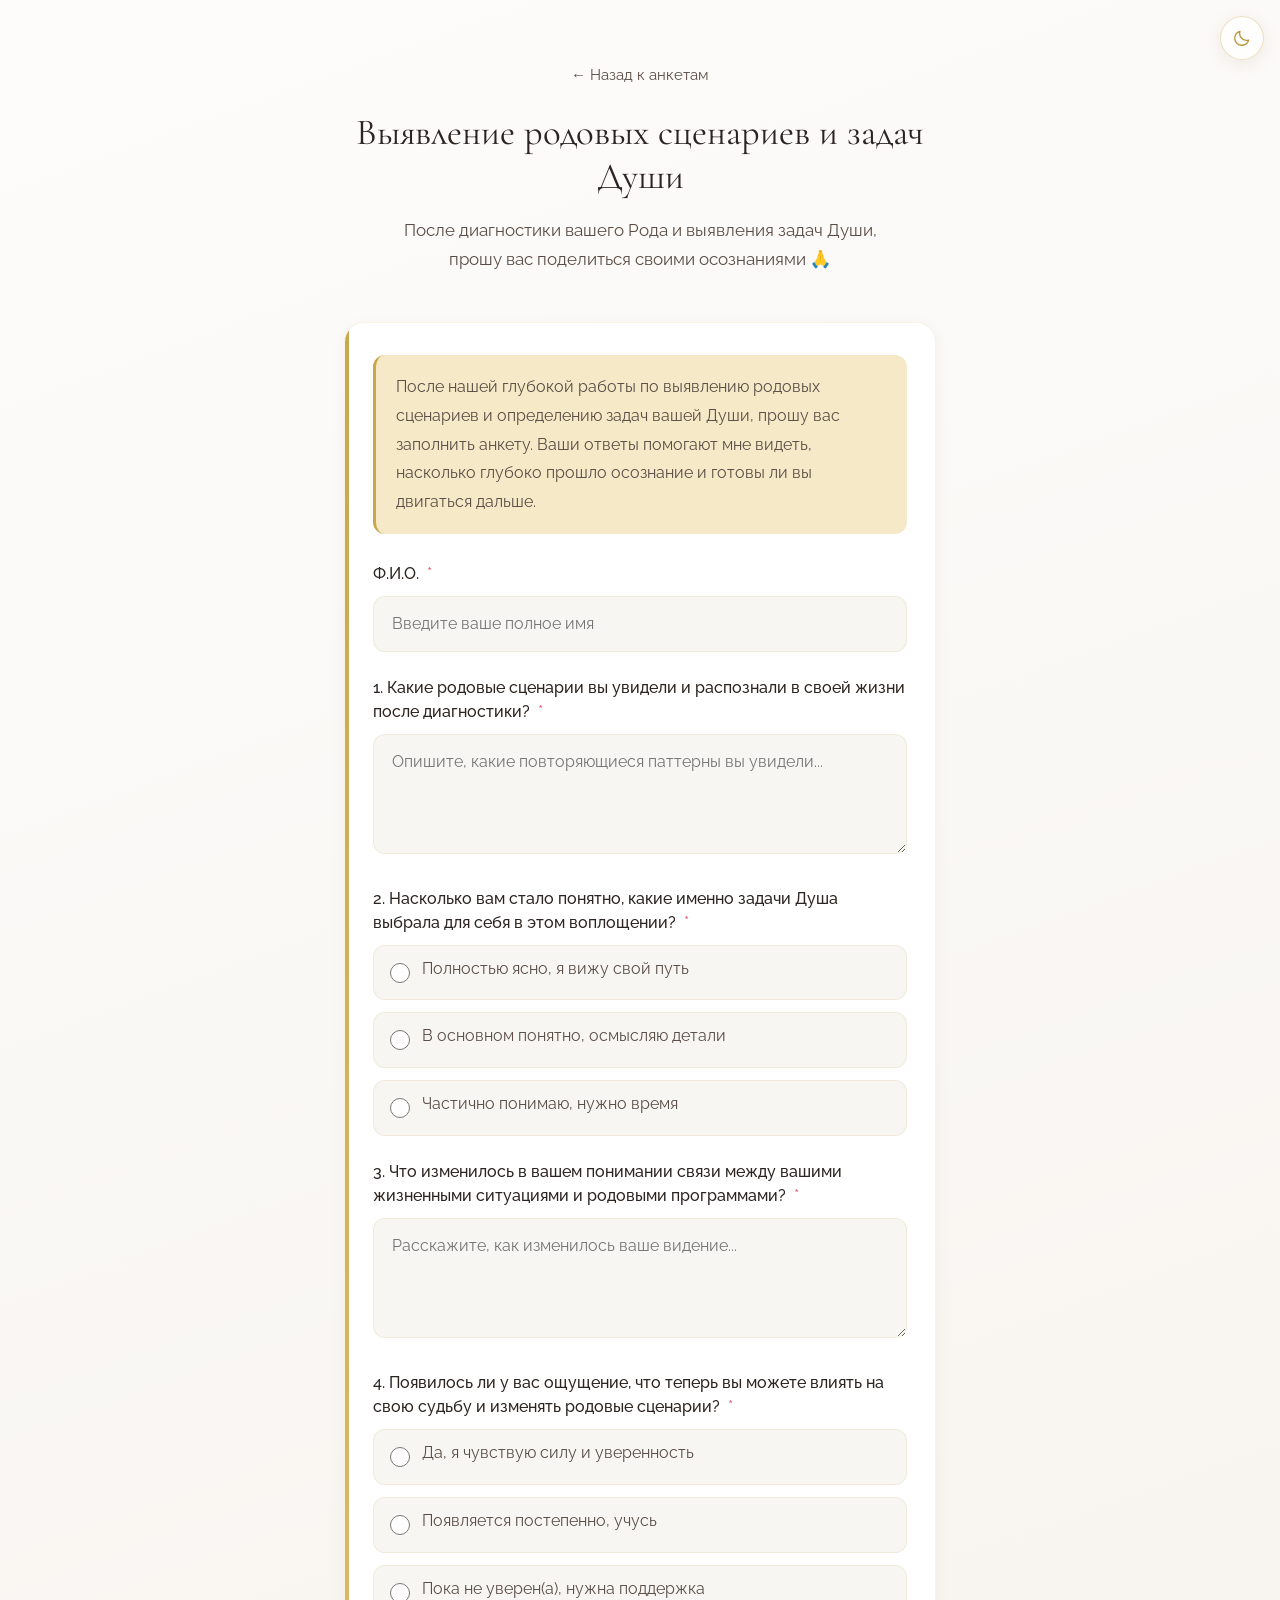
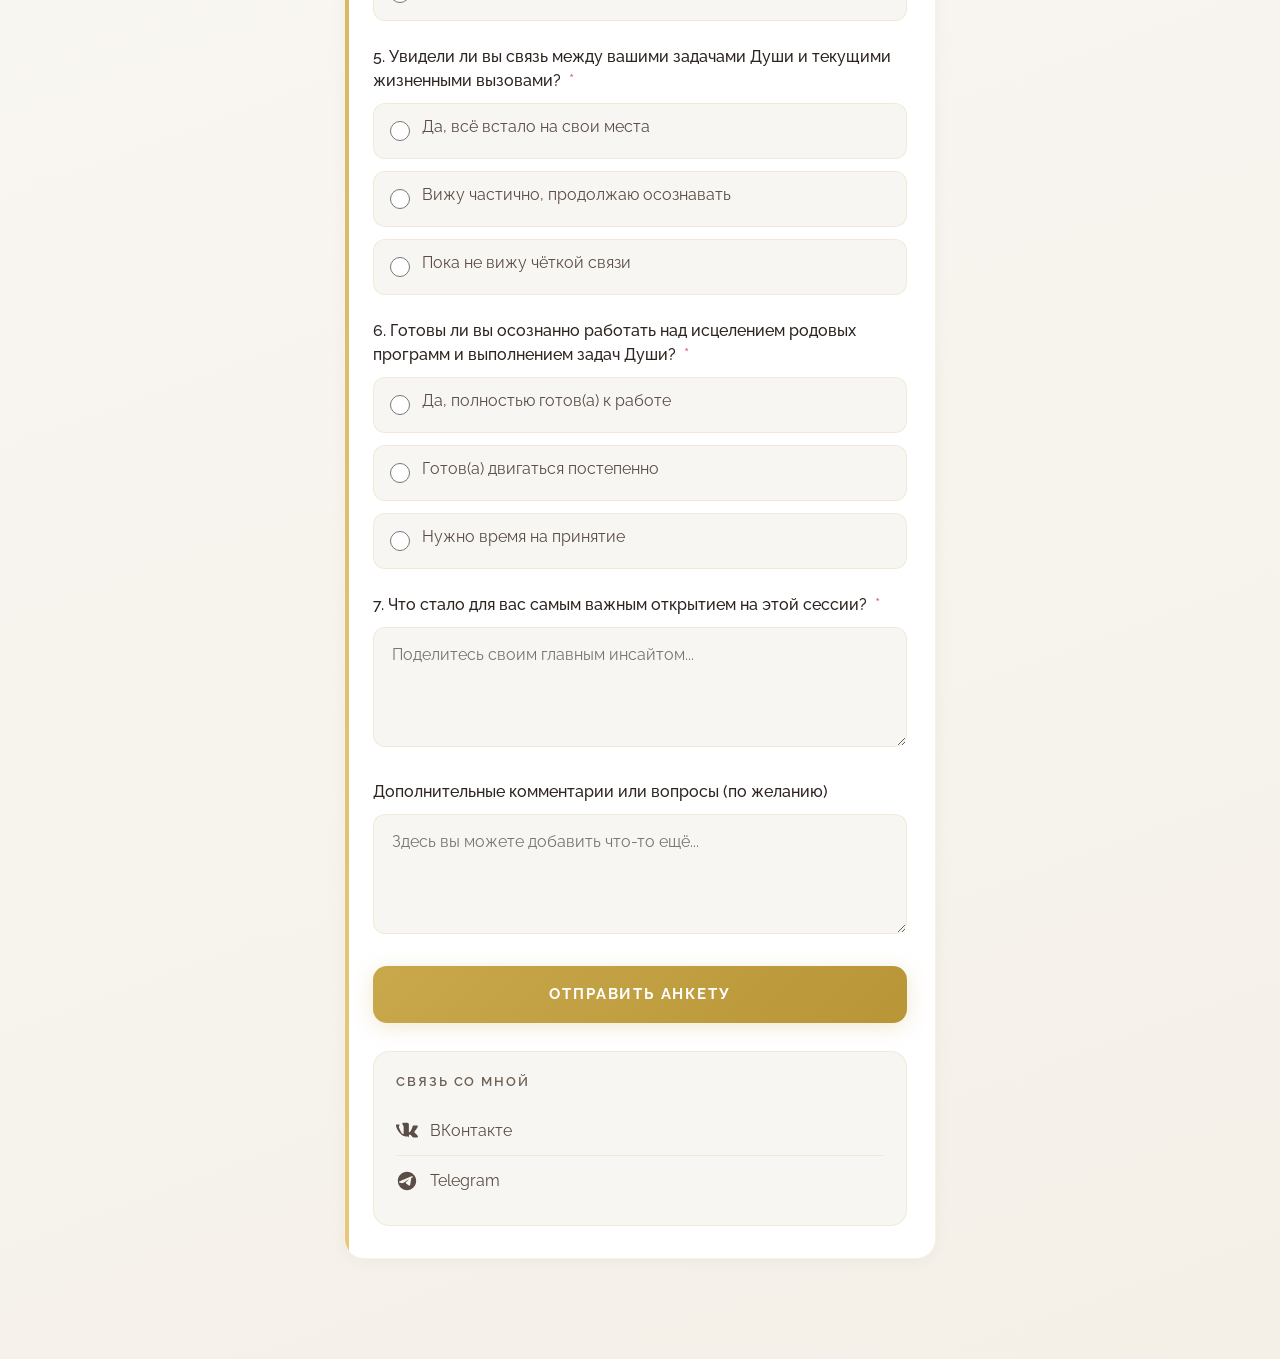
<file: anketa_nav/soul_tasks/index.html>
<!DOCTYPE html>
<html lang="ru">
<head>
<meta charset="utf-8">
<meta name="viewport" content="width=device-width, initial-scale=1.0">
<meta name="HandheldFriendly" content="true">
<meta name="MobileOptimized" content="width">
<meta name="apple-mobile-web-app-capable" content="yes">
<meta property="og:title" content="ОТНОШЕНИЯ БЕЗ ВИНЫ | Анкета после Выявление родовых сценариев и задач Души">
<meta property="og:type" content="website">
<meta property="twitter:title" content="ОТНОШЕНИЯ БЕЗ ВИНЫ | Анкета после Выявление родовых сценариев и задач Души">
<meta name="twitter:card" content="summary_large_image">
<title>Выявление родовых сценариев и задач Души</title>
<link rel="icon" href="../../images/favicon.png">
<style>
				:root {
					--primary: #2fc6f6 !important;
					--primary-darken-1: hsl(194.47, 92%, 55%);
					--primary-darken-2: hsl(194.47, 92%, 52%);
					--primary-darken-3: hsl(194.47, 92%, 47%);
					--primary-lighten-1: hsl(194.47, 92%, 67%);
					--primary-opacity-0: rgba(47, 198, 246, 0);
					--primary-opacity-0_05: rgba(47, 198, 246, 0.05);
					--primary-opacity-0_1: rgba(47, 198, 246, 0.1);
					--primary-opacity-0_15: rgba(47, 198, 246, 0.15);
					--primary-opacity-0_2: rgba(47, 198, 246, 0.2);
					--primary-opacity-0_25: rgba(47, 198, 246, 0.25);
					--primary-opacity-0_3: rgba(47, 198, 246, 0.3);
					--primary-opacity-0_35: rgba(47, 198, 246, 0.35);
					--primary-opacity-0_4: rgba(47, 198, 246, 0.4);
					--primary-opacity-0_45: rgba(47, 198, 246, 0.45);
					--primary-opacity-0_5: rgba(47, 198, 246, 0.5);
					--primary-opacity-0_55: rgba(47, 198, 246, 0.55);
					--primary-opacity-0_6: rgba(47, 198, 246, 0.6);
					--primary-opacity-0_65: rgba(47, 198, 246, 0.65);
					--primary-opacity-0_7: rgba(47, 198, 246, 0.7);
					--primary-opacity-0_75: rgba(47, 198, 246, 0.75);
					--primary-opacity-0_8: rgba(47, 198, 246, 0.8);
					--primary-opacity-0_85: rgba(47, 198, 246, 0.85);
					--primary-opacity-0_9: rgba(47, 198, 246, 0.9);
					--primary-opacity-0_95: rgba(47, 198, 246, 0.95);
					--theme-color-main: hsl(194.47, 20%, 20%);
					--theme-color-secondary: hsl(194.47, 20%, 80%);
					--theme-color-title: hsl(194.47, 20%, 20%);
					--theme-color-strict-inverse: #ffffff;
				}
			</style>
<style>:root {--theme-color-main: #999999 !important;--theme-color-title: #111111 !important;}</style>
<link rel="stylesheet" href="../../css/01-design-tokens_dist_ui.design-tokens.min.css">
<link rel="stylesheet" href="../../css/02-design-tokens_bitrix24_air-design-tokens.min.css">
<link rel="stylesheet" href="../../css/03-fonts_opensans_ui.font.opensans.min.css">
<link rel="stylesheet" href="../../css/04-air_dist_air-design-tokens.min.css">
<link rel="stylesheet" href="../../css/05-icon-set_dist_icon-set.bundle.min.css">
<link rel="stylesheet" href="../../css/06-outline_dist_outline.bundle.min.css">
<link rel="stylesheet" href="../../css/07-popup_dist_main.popup.bundle.min.css">
<link rel="stylesheet" href="../../css/08-actions_dist_actions.bundle.min.css">
<link rel="stylesheet" href="../../css/09-main_dist_main.bundle.min.css">
<link rel="stylesheet" href="../../css/10-skeleton_dist_skeleton.bundle.min.css">
<link rel="stylesheet" href="../../css/11-sidepanel_dist_side-panel.bundle.min.css">
<link rel="stylesheet" href="../../css/12-core_css_core_date.min.css">
<link rel="stylesheet" href="../../css/13-hint_dist_ui.hint.bundle.min.css">
<link rel="stylesheet" href="../../css/14-landing_css_landing_public.min.css">
<link rel="stylesheet" href="../../css/15-templates_.default_style.min.css">
<link rel="stylesheet" href="../../css/16-panel_main_popup.min.css">
<link rel="stylesheet" href="../../css/17-panel_catalog_catalog_cond.min.css">
<link rel="stylesheet" href="../../css/18-vendor_bootstrap_bootstrap.min.css">
<link rel="stylesheet" href="../../css/19-templates_landing24_theme.min.css">
<link rel="stylesheet" href="../../css/20-templates_landing24_template_styles.min.css">
<style>
					@keyframes page-transition {
						0% {
							opacity: 1;
						}
						100% {
							opacity: 0;
						}
					}
					body.landing-page-transition::after {
						opacity: 1;
						background: #ffffff;
						animation: page-transition 2s 1s forwards;
					}
				</style>
<style>
					body {
						--landing-font-family: Open Sans
					}
				</style>
<link rel="stylesheet" href="https://fonts.googleapis.com/css2?family=Open+Sans:wght@100;200;300;400;500;600;700;800;900">
<style>
				body {
					font-weight: 400;
					font-family: Open Sans;
					-webkit-font-smoothing: antialiased;
					-moz-osx-font-smoothing: grayscale;
					-moz-font-feature-settings: "liga", "kern";
					text-rendering: optimizelegibility;
				}
			</style>
<style>
				h1, h2, h3, h4, h5, h6 {
					font-family: Open Sans;
				}
			</style>
<style>
				html {font-size: 14px;}
				body {font-size: 1rem;}
				.g-font-size-default {font-size: 1rem;}
			</style>
<style>
				main.landing-public-mode {
					line-height: 1.6;
					font-weight: 400;
				}
				
				.landing-public-mode .h1, .landing-public-mode .h2, .landing-public-mode .h3, .landing-public-mode .h4, 
				.landing-public-mode .h5, .landing-public-mode .h6, .landing-public-mode .h7,
				.landing-public-mode h1, .landing-public-mode h2, .landing-public-mode h3, .landing-public-mode h4, 
				.landing-public-mode h5, .landing-public-mode h6 {
					font-weight: 400;
				}
			</style>
<style>.custom-text-shadow-1{text-shadow:2px 4px 3px rgba(0,0,0,.3)}.custom-text-shadow-2{text-shadow:2px 2px 3px rgba(255,255,255,.1)}.custom-text-shadow-3{text-shadow:6px 6px 0 rgba(0,0,0,.2)}.custom-text-shadow-4{text-shadow:4px 3px 0 #fff,9px 8px 0 rgba(0,0,0,.15)}.custom-text-shadow-5{text-shadow:0 3px 0 #b2a98f,0 14px 10px rgba(0,0,0,.15),0 24px 2px rgba(0,0,0,.1),0 34px 30px rgba(0,0,0,.1)}.custom-text-shadow-6{text-shadow:0 4px 3px rgba(0,0,0,.4),0 8px 13px rgba(0,0,0,.1),0 18px 23px rgba(0,0,0,.1)}.custom-text-shadow-7{text-shadow:0 1px 0 #ccc,0 2px 0 #c9c9c9,0 3px 0 #bbb,0 4px 0 #b9b9b9,0 5px 0 #aaa,0 6px 1px rgba(0,0,0,.1),0 0 5px rgba(0,0,0,.1),0 1px 3px rgba(0,0,0,.3),0 3px 5px rgba(0,0,0,.2),0 5px 10px rgba(0,0,0,.25),0 10px 10px rgba(0,0,0,.2),0 20px 20px rgba(0,0,0,.15)}.custom-text-shadow-8{text-shadow:rgba(255,255,255,.5) 0 3px 3px}.custom-text-shadow-9{text-shadow:0 0 6px rgba(255,255,255,.7)}.custom-text-shadow-10{text-shadow:0 15px 5px rgba(0,0,0,.1),10px 20px 5px rgba(0,0,0,.05),-10px 20px 5px rgba(0,0,0,.05)}.custom-text-shadow-11{text-shadow:2px 8px 6px rgba(0,0,0,.2),0 -5px 35px rgba(255,255,255,.3)}[style*="line-through"]{text-decoration:line-through}.gm-style .gm-style-iw{font-weight:normal}.landing-public-mode [data-pseudo-url*="\"enabled\":true}"]{cursor:pointer}</style>
<style>@charset "UTF-8";/*!
 * animate.css -http://daneden.me/animate
 * Version - 3.5.2
 * Licensed under the MIT license - http://opensource.org/licenses/MIT
 *
 * Copyright (c) 2017 Daniel Eden
 */.animated{animation-duration:1s;animation-fill-mode:both}.animated.infinite{animation-iteration-count:infinite}.animated.hinge{animation-duration:2s}.animated.flipOutX,.animated.flipOutY,.animated.bounceIn,.animated.bounceOut{animation-duration:.75s}@keyframes bounce{from,20%,53%,80%,to{animation-timing-function:cubic-bezier(0.215,0.610,0.355,1.000);transform:translate3d(0,0,0)}40%,43%{animation-timing-function:cubic-bezier(0.755,0.050,0.855,0.060);transform:translate3d(0,-30px,0)}70%{animation-timing-function:cubic-bezier(0.755,0.050,0.855,0.060);transform:translate3d(0,-15px,0)}90%{transform:translate3d(0,-4px,0)}}.bounce{animation-name:bounce;transform-origin:center bottom}@keyframes flash{from,50%,to{opacity:1}25%,75%{opacity:0}}.flash{animation-name:flash}@keyframes pulse{from{transform:scale3d(1,1,1)}50%{transform:scale3d(1.05,1.05,1.05)}to{transform:scale3d(1,1,1)}}.pulse{animation-name:pulse}@keyframes rubberBand{from{transform:scale3d(1,1,1)}30%{transform:scale3d(1.25,0.75,1)}40%{transform:scale3d(0.75,1.25,1)}50%{transform:scale3d(1.15,0.85,1)}65%{transform:scale3d(.95,1.05,1)}75%{transform:scale3d(1.05,.95,1)}to{transform:scale3d(1,1,1)}}.rubberBand{animation-name:rubberBand}@keyframes shake{from,to{transform:translate3d(0,0,0)}10%,30%,50%,70%,90%{transform:translate3d(-10px,0,0)}20%,40%,60%,80%{transform:translate3d(10px,0,0)}}.shake{animation-name:shake}@keyframes headShake{0%{transform:translateX(0)}6.5%{transform:translateX(-6px) rotateY(-9deg)}18.5%{transform:translateX(5px) rotateY(7deg)}31.5%{transform:translateX(-3px) rotateY(-5deg)}43.5%{transform:translateX(2px) rotateY(3deg)}50%{transform:translateX(0)}}.headShake{animation-timing-function:ease-in-out;animation-name:headShake}@keyframes swing{20%{transform:rotate3d(0,0,1,15deg)}40%{transform:rotate3d(0,0,1,-10deg)}60%{transform:rotate3d(0,0,1,5deg)}80%{transform:rotate3d(0,0,1,-5deg)}to{transform:rotate3d(0,0,1,0)}}.swing{transform-origin:top center;animation-name:swing}@keyframes tada{from{transform:scale3d(1,1,1)}10%,20%{transform:scale3d(.9,.9,.9) rotate3d(0,0,1,-3deg)}30%,50%,70%,90%{transform:scale3d(1.1,1.1,1.1) rotate3d(0,0,1,3deg)}40%,60%,80%{transform:scale3d(1.1,1.1,1.1) rotate3d(0,0,1,-3deg)}to{transform:scale3d(1,1,1)}}.tada{animation-name:tada}@keyframes wobble{from{transform:none}15%{transform:translate3d(-25%,0,0) rotate3d(0,0,1,-5deg)}30%{transform:translate3d(20%,0,0) rotate3d(0,0,1,3deg)}45%{transform:translate3d(-15%,0,0) rotate3d(0,0,1,-3deg)}60%{transform:translate3d(10%,0,0) rotate3d(0,0,1,2deg)}75%{transform:translate3d(-5%,0,0) rotate3d(0,0,1,-1deg)}to{transform:none}}.wobble{animation-name:wobble}@keyframes jello{from,11.1%,to{transform:none}22.2%{transform:skewX(-12.5deg) skewY(-12.5deg)}33.3%{transform:skewX(6.25deg) skewY(6.25deg)}44.4%{transform:skewX(-3.125deg) skewY(-3.125deg)}55.5%{transform:skewX(1.5625deg) skewY(1.5625deg)}66.6%{transform:skewX(-0.78125deg) skewY(-0.78125deg)}77.7%{transform:skewX(0.390625deg) skewY(0.390625deg)}88.8%{transform:skewX(-0.1953125deg) skewY(-0.1953125deg)}}.jello{animation-name:jello;transform-origin:center}@keyframes bounceIn{from,20%,40%,60%,80%,to{animation-timing-function:cubic-bezier(0.215,0.610,0.355,1.000)}0%{opacity:0;transform:scale3d(.3,.3,.3)}20%{transform:scale3d(1.1,1.1,1.1)}40%{transform:scale3d(.9,.9,.9)}60%{opacity:1;transform:scale3d(1.03,1.03,1.03)}80%{transform:scale3d(.97,.97,.97)}to{opacity:1;transform:scale3d(1,1,1)}}.bounceIn{animation-name:bounceIn}@keyframes bounceInDown{from,60%,75%,90%,to{animation-timing-function:cubic-bezier(0.215,0.610,0.355,1.000)}0%{opacity:0;transform:translate3d(0,-3000px,0)}60%{opacity:1;transform:translate3d(0,25px,0)}75%{transform:translate3d(0,-10px,0)}90%{transform:translate3d(0,5px,0)}to{transform:none}}.bounceInDown:not(.modified){animation-name:bounceInDown}@keyframes bounceInDownModified{from,60%,75%,90%,to{animation-timing-function:cubic-bezier(0.215,0.610,0.355,1.000)}0%{opacity:1}40%{opacity:0;transform:translate3d(0,-3000px,0)}60%{opacity:1;transform:translate3d(0,25px,0)}75%{transform:translate3d(0,-10px,0)}90%{transform:translate3d(0,5px,0)}to{transform:none}}.bounceInDown.modified{animation-name:bounceInDownModified}@keyframes bounceInLeft{from,60%,75%,90%,to{animation-timing-function:cubic-bezier(0.215,0.610,0.355,1.000)}0%{opacity:0;transform:translate3d(-3000px,0,0)}60%{opacity:1;transform:translate3d(25px,0,0)}75%{transform:translate3d(-10px,0,0)}90%{transform:translate3d(5px,0,0)}to{transform:none}}.bounceInLeft:not(.modified){animation-name:bounceInLeft}@keyframes bounceInLeftModified{from,60%,75%,90%,to{animation-timing-function:cubic-bezier(0.215,0.610,0.355,1.000)}0%{opacity:1}40%{opacity:0;transform:translate3d(-3000px,0,0)}60%{opacity:1;transform:translate3d(25px,0,0)}75%{transform:translate3d(-10px,0,0)}90%{transform:translate3d(5px,0,0)}to{transform:none}}.bounceInLeft.modified{animation-name:bounceInLeftModified}@keyframes bounceInRight{from,60%,75%,90%,to{animation-timing-function:cubic-bezier(0.215,0.610,0.355,1.000)}from{opacity:0;transform:translate3d(3000px,0,0)}60%{opacity:1;transform:translate3d(-25px,0,0)}75%{transform:translate3d(10px,0,0)}90%{transform:translate3d(-5px,0,0)}to{transform:none}}.bounceInRight:not(.modified){animation-name:bounceInRight}@keyframes bounceInRightModified{from,60%,75%,90%,to{animation-timing-function:cubic-bezier(0.215,0.610,0.355,1.000)}from{opacity:1}40%{opacity:0;transform:translate3d(3000px,0,0)}60%{opacity:1;transform:translate3d(-25px,0,0)}75%{transform:translate3d(10px,0,0)}90%{transform:translate3d(-5px,0,0)}to{transform:none}}.bounceInRight.modified{animation-name:bounceInRightModified}@keyframes bounceInUp{from,60%,75%,90%,to{animation-timing-function:cubic-bezier(0.215,0.610,0.355,1.000)}from{opacity:0;transform:translate3d(0,3000px,0)}60%{opacity:1;transform:translate3d(0,-20px,0)}75%{transform:translate3d(0,10px,0)}90%{transform:translate3d(0,-5px,0)}to{transform:translate3d(0,0,0)}}.bounceInUp:not(.modified){animation-name:bounceInUp}@keyframes bounceInUpModified{from,60%,75%,90%,to{animation-timing-function:cubic-bezier(0.215,0.610,0.355,1.000)}from{opacity:1}40%{opacity:0;transform:translate3d(0,3000px,0)}60%{opacity:1;transform:translate3d(0,-20px,0)}75%{transform:translate3d(0,10px,0)}90%{transform:translate3d(0,-5px,0)}to{transform:translate3d(0,0,0)}}.bounceInUp.modified{animation-name:bounceInUpModified}@keyframes bounceOut{20%{transform:scale3d(.9,.9,.9)}50%,55%{opacity:1;transform:scale3d(1.1,1.1,1.1)}to{opacity:0;transform:scale3d(.3,.3,.3)}}.bounceOut{animation-name:bounceOut}@keyframes bounceOutDown{20%{transform:translate3d(0,10px,0)}40%,45%{opacity:1;transform:translate3d(0,-20px,0)}to{opacity:0;transform:translate3d(0,2000px,0)}}.bounceOutDown{animation-name:bounceOutDown}@keyframes bounceOutLeft{20%{opacity:1;transform:translate3d(20px,0,0)}to{opacity:0;transform:translate3d(-2000px,0,0)}}.bounceOutLeft{animation-name:bounceOutLeft}@keyframes bounceOutRight{20%{opacity:1;transform:translate3d(-20px,0,0)}to{opacity:0;transform:translate3d(2000px,0,0)}}.bounceOutRight{animation-name:bounceOutRight}@keyframes bounceOutUp{20%{transform:translate3d(0,-10px,0)}40%,45%{opacity:1;transform:translate3d(0,20px,0)}to{opacity:0;transform:translate3d(0,-2000px,0)}}.bounceOutUp{animation-name:bounceOutUp}@keyframes fadeIn{from{opacity:0}to{opacity:1}}.fadeIn{animation-name:fadeIn}@keyframes fadeInDown{from{opacity:0;transform:translate3d(0,-100%,0)}to{opacity:1;transform:none}}.fadeInDown:not(.modified){animation-name:fadeInDown}@keyframes fadeInDownModified{from{opacity:1;transform:none}50%{opacity:0;transform:translate3d(0,-100%,0)}to{opacity:1;transform:none}}.fadeInDown.modified{animation-name:fadeInDownModified}@keyframes fadeInDownBig{from{opacity:0;transform:translate3d(0,-2000px,0)}to{opacity:1;transform:none}}.fadeInDownBig:not(.modified){animation-name:fadeInDownBig}@keyframes fadeInDownBigModified{from{opacity:1;transform:none}50%{opacity:0;transform:translate3d(0,-2000px,0)}to{opacity:1;transform:none}}.fadeInDownBig.modified{animation-name:fadeInDownBigModified}@keyframes fadeInLeft{from{opacity:0;transform:translate3d(-100%,0,0)}to{opacity:1;transform:none}}.fadeInLeft:not(.modified){animation-name:fadeInLeft}@keyframes fadeInLeftModified{from{opacity:1;transform:none}50%{opacity:0;transform:translate3d(-100%,0,0)}to{opacity:1;transform:none}}.fadeInLeft.modified{animation-name:fadeInLeftModified}@keyframes fadeInLeftBig{from{opacity:0;transform:translate3d(-2000px,0,0)}to{opacity:1;transform:none}}.fadeInLeftBig:not(.modified){animation-name:fadeInLeftBig}@keyframes fadeInLeftBigModified{from{opacity:1;transform:none}50%{opacity:0;transform:translate3d(-2000px,0,0)}to{opacity:1;transform:none}}.fadeInLeftBig.modified{animation-name:fadeInLeftBigModified}@keyframes fadeInRight{from{opacity:0;transform:translate3d(100%,0,0)}to{opacity:1;transform:none}}.fadeInRight:not(.modified){animation-name:fadeInRight}@keyframes fadeInRightModified{from{opacity:1;transform:none}50%{opacity:0;transform:translate3d(100%,0,0)}to{opacity:1;transform:none}}.fadeInRight.modified{animation-name:fadeInRightModified}@keyframes fadeInRightBig{from{opacity:0;transform:translate3d(2000px,0,0)}to{opacity:1;transform:none}}.fadeInRightBig:not(.modified){animation-name:fadeInRightBig}@keyframes fadeInRightBigModified{from{opacity:1;transform:none}50%{opacity:0;transform:translate3d(2000px,0,0)}to{opacity:1;transform:none}}.fadeInRightBig.modified{animation-name:fadeInRightBigModified}@keyframes fadeInUp{from{opacity:0;transform:translate3d(0,100%,0)}to{opacity:1;transform:none}}.fadeInUp:not(.modified){animation-name:fadeInUp}@keyframes fadeInUpModified{from{opacity:1;transform:none}50%{opacity:0;transform:translate3d(0,100%,0)}to{opacity:1;transform:none}}.fadeInUp.modified{animation-name:fadeInUpModified}@keyframes fadeInUpBig{from{opacity:0;transform:translate3d(0,2000px,0)}to{opacity:1;transform:none}}.fadeInUpBig:not(.modified){animation-name:fadeInUpBig}@keyframes fadeInUpBigModified{from{transform:none}50%{transform:translate3d(0,2000px,0)}to{transform:none}}.fadeInUpBig.modified{animation-name:fadeInUpBigModified}@keyframes fadeOut{from{opacity:1}to{opacity:0}}.fadeOut{animation-name:fadeOut}@keyframes fadeOutDown{from{opacity:1}to{opacity:0;transform:translate3d(0,100%,0)}}.fadeOutDown{animation-name:fadeOutDown}@keyframes fadeOutDownBig{from{opacity:1}to{opacity:0;transform:translate3d(0,2000px,0)}}.fadeOutDownBig{animation-name:fadeOutDownBig}@keyframes fadeOutLeft{from{opacity:1}to{opacity:0;transform:translate3d(-100%,0,0)}}.fadeOutLeft{animation-name:fadeOutLeft}@keyframes fadeOutLeftBig{from{opacity:1}to{opacity:0;transform:translate3d(-2000px,0,0)}}.fadeOutLeftBig{animation-name:fadeOutLeftBig}@keyframes fadeOutRight{from{opacity:1}to{opacity:0;transform:translate3d(100%,0,0)}}.fadeOutRight{animation-name:fadeOutRight}@keyframes fadeOutRightBig{from{opacity:1}to{opacity:0;transform:translate3d(2000px,0,0)}}.fadeOutRightBig{animation-name:fadeOutRightBig}@keyframes fadeOutUp{from{opacity:1}to{opacity:0;transform:translate3d(0,-100%,0)}}.fadeOutUp{animation-name:fadeOutUp}@keyframes fadeOutUpBig{from{opacity:1}to{opacity:0;transform:translate3d(0,-2000px,0)}}.fadeOutUpBig{animation-name:fadeOutUpBig}@keyframes flip{from{transform:perspective(400px) rotate3d(0,1,0,-360deg);animation-timing-function:ease-out}40%{transform:perspective(400px) translate3d(0,0,150px) rotate3d(0,1,0,-190deg);animation-timing-function:ease-out}50%{transform:perspective(400px) translate3d(0,0,150px) rotate3d(0,1,0,-170deg);animation-timing-function:ease-in}80%{transform:perspective(400px) scale3d(.95,.95,.95);animation-timing-function:ease-in}to{transform:perspective(400px);animation-timing-function:ease-in}}.animated.flip{-webkit-backface-visibility:visible;backface-visibility:visible;animation-name:flip}@keyframes flipInX{from{transform:perspective(400px) rotate3d(1,0,0,90deg);animation-timing-function:ease-in;opacity:0}40%{transform:perspective(400px) rotate3d(1,0,0,-20deg);animation-timing-function:ease-in}60%{transform:perspective(400px) rotate3d(1,0,0,10deg);opacity:1}80%{transform:perspective(400px) rotate3d(1,0,0,-5deg)}to{transform:perspective(400px)}}.flipInX{-webkit-backface-visibility:visible !important;backface-visibility:visible !important;animation-name:flipInX}@keyframes flipInY{from{transform:perspective(400px) rotate3d(0,1,0,90deg);animation-timing-function:ease-in;opacity:0}40%{transform:perspective(400px) rotate3d(0,1,0,-20deg);animation-timing-function:ease-in}60%{transform:perspective(400px) rotate3d(0,1,0,10deg);opacity:1}80%{transform:perspective(400px) rotate3d(0,1,0,-5deg)}to{transform:perspective(400px)}}.flipInY{-webkit-backface-visibility:visible !important;backface-visibility:visible !important;animation-name:flipInY}@keyframes flipOutX{from{transform:perspective(400px)}30%{transform:perspective(400px) rotate3d(1,0,0,-20deg);opacity:1}to{transform:perspective(400px) rotate3d(1,0,0,90deg);opacity:0}}.flipOutX{animation-name:flipOutX;-webkit-backface-visibility:visible !important;backface-visibility:visible !important}@keyframes flipOutY{from{transform:perspective(400px)}30%{transform:perspective(400px) rotate3d(0,1,0,-15deg);opacity:1}to{transform:perspective(400px) rotate3d(0,1,0,90deg);opacity:0}}.flipOutY{-webkit-backface-visibility:visible !important;backface-visibility:visible !important;animation-name:flipOutY}@keyframes lightSpeedIn{from{transform:translate3d(100%,0,0) skewX(-30deg);opacity:0}60%{transform:skewX(20deg);opacity:1}80%{transform:skewX(-5deg);opacity:1}to{transform:none;opacity:1}}.lightSpeedIn:not(.modified){animation-name:lightSpeedIn;animation-timing-function:ease-out}@keyframes lightSpeedInModified{from{transform:none}40%{transform:translate3d(100%,0,0) skewX(-30deg)}60%{transform:skewX(20deg)}80%{transform:skewX(-5deg)}to{transform:none}}.lightSpeedIn.modified{animation-name:lightSpeedInModified;animation-timing-function:ease-out}@keyframes lightSpeedOut{from{opacity:1}to{transform:translate3d(100%,0,0) skewX(30deg);opacity:0}}.lightSpeedOut{animation-name:lightSpeedOut;animation-timing-function:ease-in}@keyframes rotateIn{from{transform-origin:center;transform:rotate3d(0,0,1,-200deg);opacity:0}to{transform-origin:center;transform:none;opacity:1}}.rotateIn:not(.modified){animation-name:rotateIn}@keyframes rotateInModified{from{transform-origin:center;transform:none}50%{transform-origin:center;transform:rotate3d(0,0,1,-200deg)}to{transform-origin:center;transform:none}}.rotateIn.modified{animation-name:rotateInModified}@keyframes rotateInDownLeft{from{transform-origin:left bottom;transform:rotate3d(0,0,1,-45deg);opacity:0}to{transform-origin:left bottom;transform:none;opacity:1}}.rotateInDownLeft:not(.modified){animation-name:rotateInDownLeft}@keyframes rotateInDownLeftModified{from{transform-origin:left bottom;transform:none}50%{transform-origin:left bottom;transform:rotate3d(0,0,1,-45deg)}to{transform-origin:left bottom;transform:none}}.rotateInDownLeft.modified{animation-name:rotateInDownLeftModified}@keyframes rotateInDownRight{from{transform-origin:right bottom;transform:rotate3d(0,0,1,45deg);opacity:0}to{transform-origin:right bottom;transform:none;opacity:1}}.rotateInDownRight:not(.modified){animation-name:rotateInDownRight}@keyframes rotateInDownRightModified{from{transform-origin:right bottom;transform:none}50%{transform-origin:right bottom;transform:rotate3d(0,0,1,45deg)}to{transform-origin:right bottom;transform:none}}.rotateInDownRight.modified{animation-name:rotateInDownRightModified}@keyframes rotateInUpLeft{from{transform-origin:left bottom;transform:rotate3d(0,0,1,45deg);opacity:0}to{transform-origin:left bottom;transform:none;opacity:1}}.rotateInUpLeft:not(.modified){animation-name:rotateInUpLeft}@keyframes rotateInUpLeftModified{from{transform-origin:left bottom;transform:none}50%{transform-origin:left bottom;transform:rotate3d(0,0,1,45deg)}to{transform-origin:left bottom;transform:none}}.rotateInUpLeft.modified{animation-name:rotateInUpLeftModified}@keyframes rotateInUpRight{from{transform-origin:right bottom;transform:rotate3d(0,0,1,-90deg);opacity:0}to{transform-origin:right bottom;transform:none;opacity:1}}.rotateInUpRight:not(.modified){animation-name:rotateInUpRight}@keyframes rotateInUpRightModified{from{transform-origin:right bottom;transform:none}50%{transform-origin:right bottom;transform:rotate3d(0,0,1,-90deg)}to{transform-origin:right bottom;transform:none}}.rotateInUpRight.modified{animation-name:rotateInUpRightModified}@keyframes rotateOut{from{transform-origin:center;opacity:1}to{transform-origin:center;transform:rotate3d(0,0,1,200deg);opacity:0}}.rotateOut{animation-name:rotateOut}@keyframes rotateOutDownLeft{from{transform-origin:left bottom;opacity:1}to{transform-origin:left bottom;transform:rotate3d(0,0,1,45deg);opacity:0}}.rotateOutDownLeft{animation-name:rotateOutDownLeft}@keyframes rotateOutDownRight{from{transform-origin:right bottom;opacity:1}to{transform-origin:right bottom;transform:rotate3d(0,0,1,-45deg);opacity:0}}.rotateOutDownRight{animation-name:rotateOutDownRight}@keyframes rotateOutUpLeft{from{transform-origin:left bottom;opacity:1}to{transform-origin:left bottom;transform:rotate3d(0,0,1,-45deg);opacity:0}}.rotateOutUpLeft{animation-name:rotateOutUpLeft}@keyframes rotateOutUpRight{from{transform-origin:right bottom;opacity:1}to{transform-origin:right bottom;transform:rotate3d(0,0,1,90deg);opacity:0}}.rotateOutUpRight{animation-name:rotateOutUpRight}@keyframes hinge{0%{transform-origin:top left;animation-timing-function:ease-in-out}20%,60%{transform:rotate3d(0,0,1,80deg);transform-origin:top left;animation-timing-function:ease-in-out}40%,80%{transform:rotate3d(0,0,1,60deg);transform-origin:top left;animation-timing-function:ease-in-out;opacity:1}to{transform:translate3d(0,700px,0);opacity:0}}.hinge{animation-name:hinge}@keyframes jackInTheBox{from{opacity:0;transform:scale(0.1) rotate(30deg);transform-origin:center bottom}50%{transform:rotate(-10deg)}70%{transform:rotate(3deg)}to{opacity:1;transform:scale(1)}}.jackInTheBox{animation-name:jackInTheBox}@keyframes rollIn{from{opacity:0;transform:translate3d(-100%,0,0) rotate3d(0,0,1,-120deg)}to{opacity:1;transform:none}}.rollIn:not(.modified){animation-name:rollIn}@keyframes rollInModified{from{transform:none}50%{transform:translate3d(-100%,0,0) rotate3d(0,0,1,-120deg)}to{transform:none}}.rollIn.modified{animation-name:rollInModified}@keyframes rollOut{from{opacity:1}to{opacity:0;transform:translate3d(100%,0,0) rotate3d(0,0,1,120deg)}}.rollOut{animation-name:rollOut}@keyframes zoomIn{from{opacity:0;transform:scale3d(.3,.3,.3)}50%{opacity:1}}.zoomIn:not(.modified){animation-name:zoomIn}@keyframes zoomInModified{50%{transform:scale3d(.3,.3,.3)}}.zoomIn.modified{animation-name:zoomInModified}@keyframes zoomToIn{from{opacity:0;transform:scale3d(1.7,1.7,1.7);animation-timing-function:ease-out}30%{opacity:0}100%{opacity:1}}.zoomToIn:not(.modified){animation-name:zoomToIn}@keyframes zoomToInModified{50%{transform:scale3d(1.7,1.7,1.7);animation-timing-function:ease-out}}.zoomToIn.modified{animation-name:zoomToInModified}@keyframes zoomInDown{from{opacity:0;transform:scale3d(.1,.1,.1) translate3d(0,-1000px,0);animation-timing-function:cubic-bezier(0.550,0.055,0.675,0.190)}60%{opacity:1;transform:scale3d(.475,.475,.475) translate3d(0,60px,0);animation-timing-function:cubic-bezier(0.175,0.885,0.320,1)}}.zoomInDown:not(.modified){animation-name:zoomInDown}@keyframes zoomInDownModified{from{opacity:1}45%{opacity:0;transform:scale3d(.1,.1,.1) translate3d(0,-1000px,0);animation-timing-function:cubic-bezier(0.550,0.055,0.675,0.190)}90%{opacity:1;transform:scale3d(.475,.475,.475) translate3d(0,60px,0);animation-timing-function:cubic-bezier(0.175,0.885,0.320,1)}}.zoomInDown.modified{animation-name:zoomInDownModified}@keyframes zoomInLeft{from{opacity:0;transform:scale3d(.1,.1,.1) translate3d(-1000px,0,0);animation-timing-function:cubic-bezier(0.550,0.055,0.675,0.190)}60%{opacity:1;transform:scale3d(.475,.475,.475) translate3d(10px,0,0);animation-timing-function:cubic-bezier(0.175,0.885,0.320,1)}}.zoomInLeft:not(.modified){animation-name:zoomInLeft}@keyframes zoomInLeftModified{from{opacity:1}45%{opacity:0;transform:scale3d(.1,.1,.1) translate3d(-1000px,0,0);animation-timing-function:cubic-bezier(0.550,0.055,0.675,0.190)}90%{opacity:1;transform:scale3d(.475,.475,.475) translate3d(10px,0,0);animation-timing-function:cubic-bezier(0.175,0.885,0.320,1)}}.zoomInLeft.modified{animation-name:zoomInLeftModified}@keyframes zoomInRight{from{opacity:0;transform:scale3d(.1,.1,.1) translate3d(1000px,0,0);animation-timing-function:cubic-bezier(0.550,0.055,0.675,0.190)}60%{opacity:1;transform:scale3d(.475,.475,.475) translate3d(-10px,0,0);animation-timing-function:cubic-bezier(0.175,0.885,0.320,1)}}.zoomInRight:not(.modified){animation-name:zoomInRight}@keyframes zoomInRightModified{from{opacity:1}45%{opacity:0;transform:scale3d(.1,.1,.1) translate3d(1000px,0,0);animation-timing-function:cubic-bezier(0.550,0.055,0.675,0.190)}90%{opacity:1;transform:scale3d(.475,.475,.475) translate3d(-10px,0,0);animation-timing-function:cubic-bezier(0.175,0.885,0.320,1)}}.zoomInRight.modified{animation-name:zoomInRightModified}@keyframes zoomInUp{from{opacity:0;transform:scale3d(.1,.1,.1) translate3d(0,1000px,0);animation-timing-function:cubic-bezier(0.550,0.055,0.675,0.190)}60%{opacity:1;transform:scale3d(.475,.475,.475) translate3d(0,-60px,0);animation-timing-function:cubic-bezier(0.175,0.885,0.320,1)}}.zoomInUp:not(.modified){animation-name:zoomInUp}@keyframes zoomInUpModified{from{opacity:1}45%{opacity:0;transform:scale3d(.1,.1,.1) translate3d(0,1000px,0);animation-timing-function:cubic-bezier(0.550,0.055,0.675,0.190)}90%{opacity:1;transform:scale3d(.475,.475,.475) translate3d(0,-60px,0);animation-timing-function:cubic-bezier(0.175,0.885,0.320,1)}}.zoomInUp.modified{animation-name:zoomInUpModified}@keyframes zoomOut{from{opacity:1}50%{opacity:0;transform:scale3d(.3,.3,.3)}to{opacity:0}}.zoomOut{animation-name:zoomOut}@keyframes zoomOutDown{40%{opacity:1;transform:scale3d(.475,.475,.475) translate3d(0,-60px,0);animation-timing-function:cubic-bezier(0.550,0.055,0.675,0.190)}to{opacity:0;transform:scale3d(.1,.1,.1) translate3d(0,2000px,0);transform-origin:center bottom;animation-timing-function:cubic-bezier(0.175,0.885,0.320,1)}}.zoomOutDown{animation-name:zoomOutDown}@keyframes zoomOutLeft{40%{opacity:1;transform:scale3d(.475,.475,.475) translate3d(42px,0,0)}to{opacity:0;transform:scale(.1) translate3d(-2000px,0,0);transform-origin:left center}}.zoomOutLeft{animation-name:zoomOutLeft}@keyframes zoomOutRight{40%{opacity:1;transform:scale3d(.475,.475,.475) translate3d(-42px,0,0)}to{opacity:0;transform:scale(.1) translate3d(2000px,0,0);transform-origin:right center}}.zoomOutRight{animation-name:zoomOutRight}@keyframes zoomOutUp{40%{opacity:1;transform:scale3d(.475,.475,.475) translate3d(0,60px,0);animation-timing-function:cubic-bezier(0.550,0.055,0.675,0.190)}to{opacity:0;transform:scale3d(.1,.1,.1) translate3d(0,-2000px,0);transform-origin:center bottom;animation-timing-function:cubic-bezier(0.175,0.885,0.320,1)}}.zoomOutUp{animation-name:zoomOutUp}@keyframes slideInDown{from{transform:translate3d(0,-100%,0)}to{transform:translate3d(0,0,0)}}.slideInDown:not(.modified){animation-name:slideInDown}@keyframes slideInDownModified{from{transform:translate3d(0,0,0)}50%{transform:translate3d(0,-100%,0)}to{transform:translate3d(0,0,0)}}.slideInDown.modified{animation-name:slideInDownModified}@keyframes slideInLeft{from{transform:translate3d(-100%,0,0)}to{transform:translate3d(0,0,0)}}.slideInLeft:not(.modified){animation-name:slideInLeft}@keyframes slideInLeftModified{from{transform:translate3d(0,0,0)}50%{transform:translate3d(-100%,0,0)}to{transform:translate3d(0,0,0)}}.slideInLeft.modified{animation-name:slideInLeftModified}@keyframes slideInRight{from{transform:translate3d(100%,0,0)}to{transform:translate3d(0,0,0)}}.slideInRight:not(.modified){animation-name:slideInRight}@keyframes slideInRightModified{from{transform:translate3d(0,0,0)}50%{transform:translate3d(100%,0,0)}to{transform:translate3d(0,0,0)}}.slideInRight.modified{animation-name:slideInRightModified}@keyframes slideInUp{from{transform:translate3d(0,100%,0)}to{transform:translate3d(0,0,0)}}.slideInUp:not(.modified){animation-name:slideInUp}@keyframes slideInUpModified{from{transform:translate3d(0,0,0)}50%{transform:translate3d(0,100%,0)}to{transform:translate3d(0,0,0)}}.slideInUp.modified{animation-name:slideInUpModified}@keyframes slideOutDown{from{transform:translate3d(0,0,0)}to{visibility:hidden;transform:translate3d(0,100%,0)}}.slideOutDown{animation-name:slideOutDown}@keyframes slideOutLeft{from{transform:translate3d(0,0,0)}to{visibility:hidden;transform:translate3d(-100%,0,0)}}.slideOutLeft{animation-name:slideOutLeft}@keyframes slideOutRight{from{transform:translate3d(0,0,0)}to{visibility:hidden;transform:translate3d(100%,0,0)}}.slideOutRight{animation-name:slideOutRight}@keyframes slideOutUp{from{transform:translate3d(0,0,0)}to{visibility:hidden;transform:translate3d(0,-100%,0)}}.slideOutUp{animation-name:slideOutUp}</style>
<style>.bitrix-footer{display:flex;min-height:48px;align-items:center;justify-content:center;flex-wrap:wrap;flex-shrink:0;padding:16px 12px 20px;background:#242424}.bitrix-footer,.bitrix-footer *,.bitrix-footer :after,.bitrix-footer :before{box-sizing:border-box}.bitrix-footer-text{display:block;width:100%}.bitrix-footer-link{margin:0}.bitrix-footer-link,.bitrix-footer-terms,.bitrix-footer-text,a.bitrix-footer-link,a.bitrix-footer-link:visited{color:#919191;font:12px/14px var(--ui-font-family-secondary,var(--ui-font-family-open-sans));font-weight:var(--ui-font-weight-regular,400);text-align:center}a.bitrix-footer-link,a.bitrix-footer-link:visited{transition:all .18s ease;border-bottom:1px solid #919191;text-decoration:none}a.bitrix-footer-link:hover{color:#fff;border-bottom-color:#fff;text-decoration:none}.bitrix-footer-seo{margin-bottom:10px!important}.bitrix-footer-seo img{display:inline-block;width:auto;max-width:none;height:auto;margin:0 3px;vertical-align:middle}.bitrix-footer-terms{display:flex;align-items:center;justify-content:center;gap:5px}.bitrix-footer-hint,.bitrix-footer-link-report{margin:0}.bitrix-footer-hint.ui-hint{flex:0 0 auto;width:13px;height:13px;line-height:13px}.bitrix-footer-hint.ui-hint .ui-hint-icon{display:inline-flex;align-items:center;justify-content:center;--ui-icon-set__icon-size:13px;--ui-icon-set__icon-color:#fff;margin:0!important}</style>
<link rel="stylesheet" href="../../css/custom.css">
<script>(function(){var d=document.documentElement;d.classList.add('m-js');var t=null;try{t=localStorage.getItem('verniguru-theme')}catch(e){}if(!t&&window.matchMedia&&matchMedia('(prefers-color-scheme: dark)').matches)t='dark';if(t==='dark')d.setAttribute('data-theme','dark')})()</script>
<link rel="stylesheet" href="../../css/motion.css">
<link rel="stylesheet" href="../../css/theme.css">
</head>
<body class="landing-page-transition" data-landing-id="565">
<main class="w-100 landing-public-mode" id="landing-main-content" tabindex="-1" data-testid="pub-main">
<div id="b14329" class="block-wrapper block-html">
<section class="landing-block g-pt-0 g-pb-0 g-pl-0 g-pr-0">
	


<meta charset="UTF-8">
<meta name="viewport" content="width=device-width, initial-scale=1.0">
<title>Анкета: Выявление родовых сценариев и задач Души — Анастасия Вернигуру</title>
<link href="https://fonts.googleapis.com/css2?family=Cormorant+Garamond:ital,wght@0,300;0,400;0,600;1,300;1,400&amp;family=Raleway:wght@300;400;500;600;700&amp;display=swap" rel="stylesheet">
<style>
:root {
  --cream: #f8f6f3;
  --cream-dark: #ede8e2;
  --gold: #c9a84c;
  --gold-light: #e8c97a;
  --gold-pale: #f5e9c8;
  --text-dark: #2c2420;
  --text-mid: #5a4d45;
  --text-light: #8a7c70;
  --card-bg: #ffffff;
  --border: rgba(201,168,76,0.15);
}

* { margin: 0; padding: 0; box-sizing: border-box; }

body {
  background: linear-gradient(160deg, #fdfcfb 0%, #f4f0e8 100%);
  color: var(--text-dark);
  font-family: 'Raleway', sans-serif;
  font-weight: 400;
  min-height: 100vh;
  font-size: 18px;
}

.wrapper { position: relative; max-width: 640px; margin: 0 auto; padding: 60px 24px 80px; }

/* ═══ HERO ═══ */
.hero { text-align: center; margin-bottom: 48px; animation: fadeDown 1s ease both; }
@keyframes fadeDown { from { opacity:0; transform:translateY(-24px); } to { opacity:1; transform:translateY(0); } }

.hero-back {
  display: inline-flex; align-items: center; gap: 8px;
  font-size: 0.95rem; color: var(--text-mid); text-decoration: none;
  margin-bottom: 24px; transition: all 0.3s;
}
.hero-back:hover { color: var(--gold); transform: translateX(-4px); }

.hero-title {
  font-family: 'Cormorant Garamond', serif;
  font-size: clamp(1.9rem, 5vw, 2.3rem); font-weight: 400; line-height: 1.2;
  color: var(--text-dark); margin-bottom: 16px;
}

.hero-desc {
  font-size: 1.05rem; line-height: 1.75; color: var(--text-mid);
  max-width: 520px; margin: 0 auto;
}

/* ═══ FORM CARD ═══ */
.form-card {
  padding: 32px 28px; margin-bottom: 20px;
  border-radius: 20px; background: var(--card-bg);
  border: 1px solid var(--border); position: relative; overflow: hidden;
  box-shadow: 0 2px 16px rgba(0,0,0,0.04);
  opacity: 0; transform: translateY(16px);
  animation: cardIn 0.6s ease forwards;
}
@keyframes cardIn { to { opacity:1; transform:translateY(0); } }

.form-card::after {
  content:''; position:absolute; left:0; top:0; bottom:0;
  width:4px; background: linear-gradient(to bottom, var(--gold), var(--gold-light));
}

.form-intro {
  font-size: 1.02rem; line-height: 1.75; color: var(--text-mid);
  margin-bottom: 28px; padding: 18px 20px;
  background: var(--gold-pale); border-radius: 12px;
  border-left: 3px solid var(--gold);
}

.form-group { margin-bottom: 24px; }

.form-label {
  display: block; font-size: 1rem; color: var(--text-dark);
  margin-bottom: 10px; line-height: 1.5; font-weight: 500;
}

.form-label .required {
  color: #e85d75; margin-left: 4px;
}

.form-input,
.form-textarea {
  width: 100%; padding: 14px 18px;
  border-radius: 12px; border: 1px solid var(--border);
  background: var(--cream); color: var(--text-dark);
  font-family: 'Raleway', sans-serif; font-size: 1rem;
  transition: all 0.3s;
}

.form-input:focus,
.form-textarea:focus {
  outline: none; border-color: var(--gold);
  background: #fff; box-shadow: 0 0 0 4px rgba(201,168,76,0.1);
}

.form-textarea {
  min-height: 120px; resize: vertical; line-height: 1.6;
}

.form-radio-group {
  display: flex; flex-direction: column; gap: 12px;
}

.radio-option {
  display: flex; align-items: center;
  padding: 12px 16px; border-radius: 12px;
  border: 1px solid var(--border);
  background: var(--cream); cursor: pointer;
  transition: all 0.3s;
}

.radio-option:hover {
  border-color: var(--gold); background: #fff;
}

.radio-option input[type="radio"] {
  margin-right: 12px; accent-color: var(--gold);
  width: 20px; height: 20px; cursor: pointer;
}

.radio-option label {
  flex: 1; font-size: 0.98rem;
  color: var(--text-mid); cursor: pointer; line-height: 1.4;
}

.radio-option input[type="radio"]:checked + label {
  color: var(--text-dark); font-weight: 500;
}

.submit-btn {
  width: 100%; padding: 16px;
  border: none; border-radius: 14px;
  background: linear-gradient(135deg, var(--gold) 0%, #b89637 100%);
  color: #fff; font-family: 'Raleway', sans-serif;
  font-size: 0.95rem; font-weight: 700;
  letter-spacing: 0.12em; text-transform: uppercase;
  cursor: pointer; transition: all 0.3s;
  box-shadow: 0 4px 20px rgba(201,168,76,0.25);
}

.submit-btn:hover {
  transform: translateY(-2px);
  box-shadow: 0 8px 32px rgba(201,168,76,0.4);
}

.submit-btn:disabled {
  opacity: 0.5; cursor: not-allowed; transform: none;
}

.success-message {
  display: none; padding: 32px; border-radius: 18px;
  background: linear-gradient(135deg, var(--gold-pale), #faf5ea);
  border: 1px solid var(--border); text-align: center;
  animation: fadeIn 0.5s ease;
}

@keyframes fadeIn {
  from { opacity: 0; transform: scale(0.95); }
  to { opacity: 1; transform: scale(1); }
}

.success-message.show { display: block; }

.success-icon { font-size: 3.5rem; margin-bottom: 16px; }

.success-title {
  font-family: 'Cormorant Garamond', serif;
  font-size: 1.8rem; color: var(--text-dark); margin-bottom: 10px;
}

.success-text {
  font-size: 1.05rem; color: var(--text-mid); line-height: 1.7;
}

.links-box {
  margin-top: 28px; padding: 20px 22px;
  border-radius: 16px;
  background: var(--cream);
  border: 1px solid var(--border);
}

.links-title {
  font-size: 0.8rem; letter-spacing: 0.15em;
  text-transform: uppercase; color: var(--text-light);
  margin-bottom: 14px; font-weight: 600;
}

.link-item {
  display: flex; align-items: center; gap: 12px;
  padding: 12px 0; font-size: 0.98rem;
  color: var(--text-mid); text-decoration: none;
  transition: all 0.25s;
  border-bottom: 1px solid var(--border);
}

.link-item:last-child { border-bottom: none; }
.link-item:hover { color: var(--gold); transform: translateX(4px); }

.link-icon { width: 22px; height: 22px; flex-shrink: 0; }

@media (max-width: 600px) {
  .wrapper { padding: 48px 20px 64px; }
  .form-card { padding: 28px 22px; }
}
</style>



<div class="wrapper">

<div class="hero">
  <a href="../../anketa_nav/" class="hero-back">← Назад к анкетам</a>
  <h1 class="hero-title">Выявление родовых сценариев и задач Души</h1>
  <p class="hero-desc">После диагностики вашего Рода и выявления задач Души, прошу вас поделиться своими осознаниями 🙏</p>
</div>

<div class="form-card">
  <div class="form-intro">
    После нашей глубокой работы по выявлению родовых сценариев и определению задач вашей Души, прошу вас заполнить анкету. Ваши ответы помогают мне видеть, насколько глубоко прошло осознание и готовы ли вы двигаться дальше.
  </div>

  <form id="soulTasksForm">
    <div class="form-group">
      <label class="form-label">Ф.И.О. <span class="required">*</span></label>
      <input type="text" name="name" class="form-input" required="" placeholder="Введите ваше полное имя">
    </div>

    <div class="form-group">
      <label class="form-label">1. Какие родовые сценарии вы увидели и распознали в своей жизни после диагностики? <span class="required">*</span></label>
      <textarea name="recognized_scenarios" class="form-textarea" required="" placeholder="Опишите, какие повторяющиеся паттерны вы увидели..."></textarea>
    </div>

    <div class="form-group">
      <label class="form-label">2. Насколько вам стало понятно, какие именно задачи Душа выбрала для себя в этом воплощении? <span class="required">*</span></label>
      <div class="form-radio-group">
        <div class="radio-option">
          <input type="radio" name="soul_tasks_clarity" id="tasks_clear" value="Полностью ясно" required="">
          <label for="tasks_clear">Полностью ясно, я вижу свой путь</label>
        </div>
        <div class="radio-option">
          <input type="radio" name="soul_tasks_clarity" id="tasks_mostly" value="В основном понятно">
          <label for="tasks_mostly">В основном понятно, осмысляю детали</label>
        </div>
        <div class="radio-option">
          <input type="radio" name="soul_tasks_clarity" id="tasks_partly" value="Частично понимаю">
          <label for="tasks_partly">Частично понимаю, нужно время</label>
        </div>
      </div>
    </div>

    <div class="form-group">
      <label class="form-label">3. Что изменилось в вашем понимании связи между вашими жизненными ситуациями и родовыми программами? <span class="required">*</span></label>
      <textarea name="understanding_changes" class="form-textarea" required="" placeholder="Расскажите, как изменилось ваше видение..."></textarea>
    </div>

    <div class="form-group">
      <label class="form-label">4. Появилось ли у вас ощущение, что теперь вы можете влиять на свою судьбу и изменять родовые сценарии? <span class="required">*</span></label>
      <div class="form-radio-group">
        <div class="radio-option">
          <input type="radio" name="empowerment" id="emp_yes" value="Да, чувствую силу" required="">
          <label for="emp_yes">Да, я чувствую силу и уверенность</label>
        </div>
        <div class="radio-option">
          <input type="radio" name="empowerment" id="emp_growing" value="Появляется постепенно">
          <label for="emp_growing">Появляется постепенно, учусь</label>
        </div>
        <div class="radio-option">
          <input type="radio" name="empowerment" id="emp_uncertain" value="Пока не уверен(а)">
          <label for="emp_uncertain">Пока не уверен(а), нужна поддержка</label>
        </div>
      </div>
    </div>

    <div class="form-group">
      <label class="form-label">5. Увидели ли вы связь между вашими задачами Души и текущими жизненными вызовами? <span class="required">*</span></label>
      <div class="form-radio-group">
        <div class="radio-option">
          <input type="radio" name="soul_challenges_link" id="link_yes" value="Да, всё связано" required="">
          <label for="link_yes">Да, всё встало на свои места</label>
        </div>
        <div class="radio-option">
          <input type="radio" name="soul_challenges_link" id="link_partly" value="Вижу частично">
          <label for="link_partly">Вижу частично, продолжаю осознавать</label>
        </div>
        <div class="radio-option">
          <input type="radio" name="soul_challenges_link" id="link_no" value="Пока не вижу">
          <label for="link_no">Пока не вижу чёткой связи</label>
        </div>
      </div>
    </div>

    <div class="form-group">
      <label class="form-label">6. Готовы ли вы осознанно работать над исцелением родовых программ и выполнением задач Души? <span class="required">*</span></label>
      <div class="form-radio-group">
        <div class="radio-option">
          <input type="radio" name="readiness_work" id="ready_fully" value="Полностью готов(а)" required="">
          <label for="ready_fully">Да, полностью готов(а) к работе</label>
        </div>
        <div class="radio-option">
          <input type="radio" name="readiness_work" id="ready_step" value="Готов(а) постепенно">
          <label for="ready_step">Готов(а) двигаться постепенно</label>
        </div>
        <div class="radio-option">
          <input type="radio" name="readiness_work" id="ready_time" value="Нужно время">
          <label for="ready_time">Нужно время на принятие</label>
        </div>
      </div>
    </div>

    <div class="form-group">
      <label class="form-label">7. Что стало для вас самым важным открытием на этой сессии? <span class="required">*</span></label>
      <textarea name="main_discovery" class="form-textarea" required="" placeholder="Поделитесь своим главным инсайтом..."></textarea>
    </div>

    <div class="form-group">
      <label class="form-label">Дополнительные комментарии или вопросы (по желанию)</label>
      <textarea name="comments" class="form-textarea" placeholder="Здесь вы можете добавить что-то ещё..."></textarea>
    </div>

    <button type="submit" class="submit-btn" id="submitBtn">Отправить анкету</button>
  </form>

  <div class="success-message" id="successMessage">
    <div class="success-icon">🙏</div>
    <div class="success-title">БлагоДарю Вас за обратную связь</div>
    <div class="success-text">Ваши ответы очень ценны для меня. Они помогают другим Душам найти свой путь к исцелению 🌟</div>
  </div>

  <div class="links-box">
    <div class="links-title">Связь со мной</div>
    <a href="https://vk.com/verni_guru" class="link-item" target="_blank">
      <svg class="link-icon" viewBox="0 0 24 24" fill="none">
        <path d="M13.162 18.994c.609 0 .858-.406.851-.915-.031-1.917.714-2.949 2.059-1.604 1.488 1.488 1.796 2.519 3.603 2.519h3.2c.808 0 1.126-.26 1.126-.668 0-.863-1.421-2.386-2.625-3.504-1.686-1.565-1.765-1.602-.313-3.486 1.801-2.339 4.157-5.336 2.073-5.336h-3.981c-.772 0-.828.435-1.016 1.06-.837 2.785-2.634 6.25-3.422 6.25-.559 0-.674-.477-.674-1.127V5.305c0-1.529-.469-2.305-1.725-2.305h-4.48c-.625 0-.988.371-.988.742 0 1.217 1.514 1.689 1.514 4.169v6.5c0 .625-.181.942-.551.942-1.064 0-2.625-2.054-4.781-7.635C4.275 5.305 3.792 5 3.203 5H.78C0 5 0 5.423 0 5.77c0 3.891 5.426 12.224 10.648 12.224h2.514z" fill="currentColor"></path>
      </svg>
      <span>ВКонтакте</span>
    </a>
    <a href="https://t.me/verni_guru" class="link-item" target="_blank">
      <svg class="link-icon" viewBox="0 0 24 24" fill="none">
        <path d="M12 2C6.48 2 2 6.48 2 12s4.48 10 10 10 10-4.48 10-10S17.52 2 12 2zm4.64 6.8c-.15 1.58-.8 5.42-1.13 7.19-.14.75-.42 1-.68 1.03-.58.05-1.02-.38-1.58-.75-.88-.58-1.38-.94-2.23-1.5-.99-.65-.35-1.01.22-1.59.15-.15 2.71-2.48 2.76-2.69.01-.03.01-.14-.07-.2-.08-.06-.19-.04-.27-.02-.12.02-1.96 1.25-5.54 3.67-.52.36-.99.53-1.42.52-.47-.01-1.37-.26-2.03-.48-.82-.27-1.47-.42-1.42-.88.03-.24.37-.49 1.04-.75 4.08-1.78 6.8-2.95 8.17-3.53 3.89-1.62 4.7-1.9 5.23-1.91.12 0 .38.03.55.17.14.12.18.28.2.44-.01.08.01.24 0 .38z" fill="currentColor"></path>
      </svg>
      <span>Telegram</span>
    </a>
  </div>
</div>

</div>

<script data-skip-moving="true">
// ── FORM SUBMISSION
const GOOGLE_SCRIPT_URL = 'https://script.google.com/macros/s/AKfycbwMtCeZ3nR2qxB1O31Zp5oz_elIGa1zXMVh5ba-RQmHJRAiYq7KPQw1T8xKASnh1D2t/exec';

document.getElementById('soulTasksForm').addEventListener('submit', async function(e) {
  e.preventDefault();
  
  const submitBtn = document.getElementById('submitBtn');
  const form = e.target;
  
  submitBtn.disabled = true;
  submitBtn.textContent = 'Отправка...';
  
  const formData = {
    type: 'Выявление родовых сценариев и задач Души',
    timestamp: new Date().toLocaleString('ru-RU'),
    name: form.name.value,
    recognized_scenarios: form.recognized_scenarios.value,
    soul_tasks_clarity: form.soul_tasks_clarity.value,
    understanding_changes: form.understanding_changes.value,
    empowerment: form.empowerment.value,
    soul_challenges_link: form.soul_challenges_link.value,
    readiness_work: form.readiness_work.value,
    main_discovery: form.main_discovery.value,
    comments: form.comments.value || 'Нет'
  };
  
  try {
    const response = await fetch(GOOGLE_SCRIPT_URL, {
      method: 'POST',
      mode: 'no-cors',
      headers: {
        'Content-Type': 'application/json',
      },
      body: JSON.stringify(formData)
    });
    
    form.style.display = 'none';
    document.getElementById('successMessage').classList.add('show');
    
  } catch (error) {
    console.error('Ошибка отправки:', error);
    alert('Произошла ошибка при отправке. Пожалуйста, попробуйте ещё раз или свяжитесь напрямую.');
    submitBtn.disabled = false;
    submitBtn.textContent = 'Отправить анкету';
  }
});
</script>

</section></div>
</main>
<script>
(function(){
  function lazy(root){
    root.querySelectorAll('[data-lazy-bg]').forEach(function(el){var bg=el.getAttribute('data-bg'); if(bg){el.style.backgroundImage=bg;} el.removeAttribute('data-lazy-bg');});
    root.querySelectorAll('img[data-src]').forEach(function(img){img.src=img.getAttribute('data-src'); if(img.getAttribute('data-srcset')) img.srcset=img.getAttribute('data-srcset');});
  }
  function anim(){
    var els=document.querySelectorAll('.js-animation');
    if(!('IntersectionObserver' in window)){els.forEach(function(e){e.classList.add('animated')});return;}
    var io=new IntersectionObserver(function(entries){entries.forEach(function(en){if(en.isIntersecting){en.target.classList.add('animated');io.unobserve(en.target);}})},{threshold:0.1});
    els.forEach(function(e){io.observe(e)});
  }
  document.addEventListener('DOMContentLoaded',function(){lazy(document);anim();});
})();
</script>
<script src="../../js/motion.js" defer></script>
<script src="../../js/theme.js" defer></script>
</body>
</html>
</file>
<file: css/custom.css>
/* Улучшения читаемости (поверх оригинального дизайна) */
/* Битрикс задавал базовый размер 14px, а дизайн рассчитан на rem от 16px */
html{font-size:16px !important}
/* Чуть темнее второстепенный текст — лучше контраст на кремовом фоне */
html:root{--text-light:#6e6156}
/* Мелкие подписи и метки */
.section-header-line{font-size:.8rem}
.badge{font-size:.7rem}
.pill{font-size:.8rem}
/* Боковая навигация чуть шире, чтобы пункты не переносились */
@media (min-width:1024px){.sidebar{width:270px !important;flex:0 0 270px !important;min-width:270px}}

/* Мобильные: длинные заголовки разделов переносятся и не раздвигают страницу */
@media (max-width:767px){
  .section-header-line{white-space:normal !important;letter-spacing:.2em !important;line-height:1.5}
}
/* Страховка от горизонтальной прокрутки на телефонах */
html,body{overflow-x:hidden}
@supports (overflow-x:clip){html,body{overflow-x:clip}}

/* Мобильные: прайс-лист помещается в ширину экрана */
@media (max-width:767px){
  div[style*="padding: 36px 32px"]{padding:28px 14px !important}
  div[style*="display: grid; gap: 14px"] > div{min-width:0}
  div[style*="padding: 20px 24px"][style*="display: flex"]{padding:16px 14px !important;gap:12px !important}
}

/* Мобильные: кнопки «Телеграм / Консультация» переносятся, если не влезают
   (в т.ч. при увеличенном шрифте в настройках телефона) */
@media (max-width:767px){
  .landing-block .g-flex-centered{flex-wrap:wrap;row-gap:12px}
  .landing-block .btn{white-space:normal;max-width:100%}
  .landing-block .btn.g-btn-px-m{padding-left:22px !important;padding-right:22px !important}
}
@media (max-width:380px){
  div[style*="padding: 20px 24px"][style*="display: flex"] > :last-child{font-size:1.1rem !important;white-space:nowrap}
}
</file>
<file: css/motion.css>
/* =========================================================
   Анимации и переходы — мягкие, «дышащие», в золотой гамме.
   Общий ритм: 0.9–1.1 c, плавное замедление в конце.
   ========================================================= */
:root{
  --m-ease: cubic-bezier(.22,.61,.36,1);
  --m-gold: #c9a84c;
}

/* --- 1. Переходы между страницами (главная ↔ анкеты) --- */
@view-transition{ navigation:auto; }
::view-transition-old(root){ animation:m-page-out .35s ease both; }
::view-transition-new(root){ animation:m-page-in .6s var(--m-ease) both; }
@keyframes m-page-out{ to{ opacity:0; } }
@keyframes m-page-in{ from{ opacity:0; transform:translateY(10px); } }

/* Белая заставка Битрикса при открытии страницы — короче и мягче */
body.landing-page-transition::after{ animation-duration:.9s !important; animation-delay:.1s !important; }

/* --- 2. Плавная прокрутка по пунктам меню --- */
html{ scroll-behavior:smooth; }
section[id]{ scroll-margin-top:24px; }

/* --- 3. Первый экран (компьютер): имя, подзаголовок и кнопки появляются по очереди --- */
.m-js #b14415 .landing-block-node-title,
.m-js #b14415 .landing-block-node-text,
.m-js #b14415 [class*="landing-block-node-containerbuttons"]{
  opacity:0; animation:m-rise 1.1s var(--m-ease) forwards;
}
.m-js #b14415 .landing-block-node-title{ animation-name:m-rise-title; animation-delay:.25s; }
.m-js #b14415 .landing-block-node-text{ animation-delay:.6s; }
.m-js #b14415 [class*="landing-block-node-containerbuttons"]{ animation-delay:.9s; }
@keyframes m-rise{ from{ opacity:0; transform:translateY(18px); } to{ opacity:1; transform:none; } }
@keyframes m-rise-title{ from{ opacity:0; transform:translateY(14px); letter-spacing:.12em; filter:blur(3px); }
                          to{ opacity:1; transform:none; filter:none; } }

/* Кнопки первого экрана: мягкий золотой отблеск при наведении, как у кнопок ниже */
#b14415 .btn, #b14425 .btn{ position:relative; overflow:hidden; transition:transform .4s var(--m-ease), box-shadow .4s var(--m-ease), background-color .4s, color .4s; }
#b14415 .btn::after, #b14425 .btn::after{
  content:""; position:absolute; top:0; left:-120%; width:60%; height:100%;
  background:linear-gradient(100deg,transparent,rgba(255,255,255,.45),transparent);
  transform:skewX(-20deg); transition:left .9s var(--m-ease); pointer-events:none;
}
#b14415 .btn:hover, #b14425 .btn:hover{ transform:translateY(-2px); box-shadow:0 10px 26px rgba(201,168,76,.28); }
#b14415 .btn:hover::after, #b14425 .btn:hover::after{ left:140%; }

/* --- 4. Появление карточек и строк прайса при прокрутке (по очереди) --- */
.m-js .m-item{
  opacity:0; transform:translateY(22px) scale(.985);
  transition:opacity .9s var(--m-ease), transform .9s var(--m-ease);
  transition-delay:var(--m-d,0s);
}
.m-js .m-item.m-in{ opacity:1; transform:none; }
/* старая анимация карточек срабатывала сразу при загрузке, ещё до прокрутки — заменяем */
.m-js .cards-grid .nav-card, .m-js .video-grid .video-card{ animation:none; }

/* Строки прайса: лёгкий подъём при наведении, как у карточек */
.m-price{ transition:transform .4s var(--m-ease), box-shadow .4s var(--m-ease), border-color .4s; }
.m-price:hover{ transform:translateY(-3px); box-shadow:0 10px 28px rgba(201,168,76,.14); border-color:var(--m-gold) !important; }

/* --- 5. Заголовки разделов: золотая линия «прорисовывается» --- */
.m-js .section-header{ position:relative; }
.m-js .section-header::after{
  content:""; flex:1; height:1px; min-width:24px;
  background:linear-gradient(90deg,var(--m-gold),rgba(201,168,76,0));
  transform:scaleX(0); transform-origin:left; opacity:.7;
  transition:transform 1.4s var(--m-ease) .15s;
}
.m-js .section-header.m-in::after{ transform:scaleX(1); }

/* --- 6. Тонкая золотая полоса прогресса чтения сверху --- */
.m-progress{
  position:fixed; top:0; left:0; height:2px; width:100%; z-index:9999; pointer-events:none;
  background:linear-gradient(90deg,rgba(201,168,76,.15),var(--m-gold) 60%,#e8cd9d);
  transform:scaleX(0); transform-origin:left;
}

/* --- Уважение к настройке «Уменьшить движение» --- */
@media (prefers-reduced-motion: reduce){
  html{ scroll-behavior:auto; }
  .m-js .m-item, .m-js #b14415 .landing-block-node-title, .m-js #b14415 .landing-block-node-text,
  .m-js #b14415 [class*="landing-block-node-containerbuttons"]{ opacity:1 !important; transform:none !important; animation:none !important; transition:none !important; filter:none !important; }
  .m-js .section-header::after{ transform:none; transition:none; }
  .m-progress{ display:none; }
  ::view-transition-old(root), ::view-transition-new(root){ animation:none; }
}
</file>
<file: css/theme.css>
/* =========================================================
   Ночная тема — «вечер при свечах»: тёплый тёмно-коричневый
   фон, кремовый текст, золото остаётся главным акцентом.
   Включается атрибутом data-theme="dark" на <html>.
   ========================================================= */

/* --- Палитра --- */
:root[data-theme="dark"]{
  color-scheme: dark;
  --cream:#15110e;        /* фон страницы */
  --cream-dark:#1d1814;
  --card-bg:#211b16;      /* карточки */
  --gold:#d4b25c;
  --gold-light:#e8c97a;
  --gold-pale:#3a2f1c;    /* подложки иконок */
  --text-dark:#f3ebe0;
  --text-mid:#d2c4b2;
  --border:rgba(212,178,92,.18);
  --m-gold:#d4b25c;
  --night-raise:#2a221b;  /* чуть светлее карточки */
}
html:root[data-theme="dark"]{ --text-light:#a99a87; }

/* --- Основа страницы --- */
[data-theme="dark"] body,
[data-theme="dark"] main.landing-public-mode{ background:var(--cream) !important; color:var(--text-mid); }
[data-theme="dark"] body.landing-page-transition::after{ background:#15110e; }
[data-theme="dark"] ::selection{ background:rgba(212,178,92,.35); color:#fff; }

/* --- Первый экран --- */
/* компьютер: тёмный фон с теми же золотыми линиями и лотосом */
[data-theme="dark"] #b14415 > section{
  --bg-url:url('../images/group_57_dark.png') !important;
  --bg-url-2x:url('../images/group_57_dark.png') !important;
  position:relative;
}
/* тёплое свечение за фотографией */
[data-theme="dark"] #b14415 > section::before{
  content:""; position:absolute; inset:0; pointer-events:none;
  background:radial-gradient(ellipse 34% 55% at 70% 50%, rgba(212,178,92,.16), transparent 72%);
}
[data-theme="dark"] #b14415 .container{ position:relative; z-index:1; }
[data-theme="dark"] #b14415 .landing-block-node-title,
[data-theme="dark"] #b14415 .landing-block-node-text{ --color:#f3ebe0 !important; color:#f3ebe0 !important; }

/* телефон: светлая картинка-обложка заменяется «живым» первым экраном с прозрачным фото */
[data-theme="dark"] #b14419,
[data-theme="dark"] #b14425{ display:none !important; }
[data-theme="dark"] #b14415 > section.l-d-xs-none{ display:block !important; }
@media (max-width:767px){
  [data-theme="dark"] #b14415 > section{ padding-top:28px !important; padding-bottom:36px !important;
    --bg-url:none !important; --bg-url-2x:none !important; background:linear-gradient(180deg,#15110e 0%,#1d1814 100%) !important; }
  /* фото сверху, текст и кнопки под ним */
  [data-theme="dark"] #b14415 .row{ flex-direction:column-reverse; }
  [data-theme="dark"] #b14415 .landing-block-node-img{ max-width:94%; margin:0 auto -14px; display:block; }
  [data-theme="dark"] #b14415 .landing-block-node-title{ font-size:2.6rem !important; }
  [data-theme="dark"] #b14415 .landing-block-node-text{ font-size:1.9rem !important; }
  [data-theme="dark"] #b14415 > section::before{ background:radial-gradient(ellipse 80% 40% at 50% 78%, rgba(212,178,92,.14), transparent 70%); }
}

/* кнопки первого экрана */
[data-theme="dark"] #b14415 .g-btn-type-outline{
  --button-color:#d4b25c !important; color:#e8d6ad !important; border-color:rgba(212,178,92,.6) !important;
}
[data-theme="dark"] #b14415 .g-btn-type-outline:hover{ background:rgba(212,178,92,.12) !important; color:#fff !important; }

/* --- Блоки основного сайта с «зашитым» светлым фоном --- */
[data-theme="dark"] #hero-block,
[data-theme="dark"] .cta-box{ background:var(--cream-dark) !important; }
[data-theme="dark"] [style*="#F8F6F3"],
[data-theme="dark"] [style*="#f8f6f3"]{ background:var(--cream-dark) !important; }
[data-theme="dark"] div[style*="background: #fff"]{ background:var(--card-bg) !important; box-shadow:0 4px 24px rgba(0,0,0,.35) !important; }

[data-theme="dark"] .card-icon,
[data-theme="dark"] .modal-icon,
[data-theme="dark"] .quest-icon,
[data-theme="dark"] div[style*="#f9f1dc"]{ background:linear-gradient(135deg,#3a2f1c 0%,#2c2416 100%) !important; }

[data-theme="dark"] .vthumb{ background:linear-gradient(135deg,#2a221b,#1d1814) !important; }
[data-theme="dark"] .play-btn{ background:rgba(33,27,22,.9) !important; }
[data-theme="dark"] .modal-cta,
[data-theme="dark"] .success-message{ background:linear-gradient(135deg,#2c2416 0%,#211b16 100%) !important; }

/* карточки и строки прайса: мягкая тень вместо светлой */
[data-theme="dark"] .nav-card:hover,
[data-theme="dark"] .m-price:hover{ box-shadow:0 12px 32px rgba(0,0,0,.45), 0 0 0 1px rgba(212,178,92,.25) !important; }
[data-theme="dark"] .nav-card::before{ opacity:.35; }

/* модальное окно */
[data-theme="dark"] .modal-overlay{ background:rgba(8,6,4,.72); }
[data-theme="dark"] .modal-close{ background:var(--night-raise) !important; color:var(--text-mid) !important; }

/* бейджи «новое» / «важно» — приглушённее на тёмном */
[data-theme="dark"] .badge{ filter:saturate(.8) brightness(.95); }

/* --- Страницы анкет --- */
[data-theme="dark"] .form-input,
[data-theme="dark"] .form-textarea{ background:var(--night-raise) !important; color:var(--text-dark) !important; border-color:rgba(212,178,92,.2) !important; }
[data-theme="dark"] .form-input::placeholder,
[data-theme="dark"] .form-textarea::placeholder{ color:#8a7b69 !important; }
[data-theme="dark"] .form-input:focus,
[data-theme="dark"] .form-textarea:focus{ background:#30271f !important; border-color:var(--gold) !important; }
[data-theme="dark"] .radio-option{ background:var(--night-raise) !important; color:var(--text-mid) !important; border-color:rgba(212,178,92,.2) !important; }
[data-theme="dark"] .radio-option:hover{ background:#30271f !important; }
[data-theme="dark"] .form-intro{ background:linear-gradient(135deg,#2c2416,#211b16) !important; color:var(--text-mid) !important; }

/* --- Полоса прокрутки --- */
[data-theme="dark"]{ scrollbar-color:#3a2f1c #15110e; }

/* --- Кнопка переключения темы --- */
.theme-toggle{
  position:fixed; top:16px; right:16px; z-index:10000;
  width:44px; height:44px; border-radius:50%;
  display:flex; align-items:center; justify-content:center;
  border:1px solid rgba(201,168,76,.35);
  background:rgba(255,255,255,.75); color:#b89637;
  -webkit-backdrop-filter:blur(10px); backdrop-filter:blur(10px);
  box-shadow:0 4px 18px rgba(180,150,120,.18);
  cursor:pointer; padding:0;
  transition:transform .4s cubic-bezier(.22,.61,.36,1), box-shadow .4s, background .4s, color .4s, border-color .4s;
}
.theme-toggle:hover{ transform:translateY(-2px) rotate(-8deg); box-shadow:0 8px 24px rgba(201,168,76,.3); }
.theme-toggle:focus-visible{ outline:2px solid #c9a84c; outline-offset:3px; }
.theme-toggle svg{ width:20px; height:20px; transition:transform .6s cubic-bezier(.22,.61,.36,1), opacity .4s; }
.theme-toggle .i-sun{ position:absolute; opacity:0; transform:rotate(-90deg) scale(.5); }
[data-theme="dark"] .theme-toggle{ background:rgba(33,27,22,.75); color:#e8c97a; border-color:rgba(212,178,92,.4); box-shadow:0 4px 18px rgba(0,0,0,.4); }
[data-theme="dark"] .theme-toggle .i-moon{ opacity:0; transform:rotate(90deg) scale(.5); }
[data-theme="dark"] .theme-toggle .i-sun{ opacity:1; transform:none; }
@media (max-width:767px){ .theme-toggle{ top:12px; right:12px; width:40px; height:40px; } }

/* --- Смена темы: мягкое «раскрытие» кругом от кнопки --- */
::view-transition-old(root), ::view-transition-new(root){ mix-blend-mode:normal; }
html.theme-switching::view-transition-old(root){ animation:none; }
html.theme-switching::view-transition-new(root){ animation:theme-reveal .8s cubic-bezier(.22,.61,.36,1) both; }
@keyframes theme-reveal{ from{ clip-path:circle(0 at var(--tx,100%) var(--ty,0)); } to{ clip-path:circle(var(--tr,150vmax) at var(--tx,100%) var(--ty,0)); } }
/* запасной вариант без View Transitions: плавная смена цветов */
html.theme-fade, html.theme-fade *{ transition:background-color .5s ease, color .5s ease, border-color .5s ease !important; }

@media (prefers-reduced-motion: reduce){
  html.theme-switching::view-transition-new(root){ animation:none; }
}

/* --- Блок «ПРАЙС» с описаниями диагностик (свои цвета прописаны прямо в разметке) --- */
[data-theme="dark"] section[style*="#faf8f5"]{ background:var(--cream) !important; }
[data-theme="dark"] section[style*="#faf8f5"] [style*="#3d2b1f"]{ color:var(--text-dark) !important; }
[data-theme="dark"] section[style*="#faf8f5"] [style*="#5a4030"]{ color:var(--text-mid) !important; }
[data-theme="dark"] section[style*="#faf8f5"] [style*="#8a7060"]{ color:var(--text-light) !important; }
[data-theme="dark"] section[style*="#faf8f5"] strong{ color:var(--text-dark); }
</file>
<file: css/01-design-tokens_dist_ui.design-tokens.min.css>
:root{--ui-text-letter-spacing-auto:auto;--ui-text-letter-spacing-neg-3:-0.01em;--ui-text-letter-spacing-neg-2:-0.02em;--ui-text-letter-spacing-neg-1:-0.03em;--ui-text-letter-spacing-3:.15em;--ui-text-letter-spacing-2:.1em;--ui-text-letter-spacing-1:.025em;--ui-text-decoration-style-dashed:dashed;--ui-text-decoration-style-wavy:wavy;--ui-text-decoration-style-dotted:dotted;--ui-text-decoration-style-double:double;--ui-text-decoration-style-solid:solid;--ui-text-decoration-line-overline:overline;--ui-text-decoration-line-line-through:line-through;--ui-text-decoration-line-underline:underline;--ui-text-transform-lowercase:lowercase;--ui-text-transform-uppercase:uppercase;--ui-text-transform-capitalize:capitalize;--ui-text-transform-none:none;--ui-space-inset-8xl:72px;--ui-space-inset-7xl:64px;--ui-space-inset-6xl:48px;--ui-space-inset-5xl:40px;--ui-space-inset-4xl:36px;--ui-space-inset-3xl:32px;--ui-space-inset-2xl:28px;--ui-space-inset-xl2:26px;--ui-space-inset-xl:24px;--ui-space-inset-lg2:22px;--ui-space-inset-lg:20px;--ui-space-inset-md2:18px;--ui-space-inset-md:16px;--ui-space-inset-sm2:14px;--ui-space-inset-sm:12px;--ui-space-inset-xs2:10px;--ui-space-inset-xs:8px;--ui-space-inset-2xs2:6px;--ui-space-inset-2xs:4px;--ui-space-inset-3xs:2px;--ui-space-inset-none:0;--ui-space-inline-8xl-neg:-72px;--ui-space-inline-7xl-neg:-64px;--ui-space-inline-6xl-neg:-48px;--ui-space-inline-5xl-neg:-40px;--ui-space-inline-4xl-neg:-36px;--ui-space-inline-3xl-neg:-32px;--ui-space-inline-2xl-neg:-28px;--ui-space-inline-xl2-neg:-26px;--ui-space-inline-xl-neg:-24px;--ui-space-inline-lg2-neg:-22px;--ui-space-inline-lg-neg:-20px;--ui-space-inline-md2-neg:-18px;--ui-space-inline-md-neg:-16px;--ui-space-inline-sm2-neg:-14px;--ui-space-inline-sm-neg:-12px;--ui-space-inline-xs2-neg:-10px;--ui-space-inline-xs-neg:-8px;--ui-space-inline-2xs2-neg:-6px;--ui-space-inline-2xs-neg:-4px;--ui-space-inline-3xs-neg:-2px;--ui-space-inline-8xl:72px;--ui-space-inline-7xl:64px;--ui-space-inline-6xl:48px;--ui-space-inline-5xl:40px;--ui-space-inline-4xl:36px;--ui-space-inline-3xl:32px;--ui-space-inline-2xl:28px;--ui-space-inline-xl2:26px;--ui-space-inline-xl:24px;--ui-space-inline-lg2:22px;--ui-space-inline-lg:20px;--ui-space-inline-md2:18px;--ui-space-inline-md:16px;--ui-space-inline-sm2:14px;--ui-space-inline-sm:12px;--ui-space-inline-xs2:10px;--ui-space-inline-xs:8px;--ui-space-inline-2xs2:6px;--ui-space-inline-2xs:4px;--ui-space-inline-3xs:2px;--ui-space-inline-none:0;--ui-space-stack-8xl-neg:-72px;--ui-space-stack-7xl-neg:-64px;--ui-space-stack-6xl-neg:-48px;--ui-space-stack-5xl-neg:-40px;--ui-space-stack-4xl-neg:-36px;--ui-space-stack-3xl-neg:-32px;--ui-space-stack-2xl-neg:-28px;--ui-space-stack-xl2-neg:-26px;--ui-space-stack-xl-neg:-24px;--ui-space-stack-lg2-neg:-22px;--ui-space-stack-lg-neg:-20px;--ui-space-stack-md2-neg:-18px;--ui-space-stack-md-neg:-16px;--ui-space-stack-sm2-neg:-14px;--ui-space-stack-sm-neg:-12px;--ui-space-stack-xs2-neg:-10px;--ui-space-stack-xs-neg:-8px;--ui-space-stack-2xs2-neg:-6px;--ui-space-stack-2xs-neg:-4px;--ui-space-stack-3xs-neg:-2px;--ui-space-stack-8xl:72px;--ui-space-stack-7xl:64px;--ui-space-stack-6xl:48px;--ui-space-stack-5xl:40px;--ui-space-stack-4xl:36px;--ui-space-stack-3xl:32px;--ui-space-stack-2xl:28px;--ui-space-stack-xl2:26px;--ui-space-stack-xl:24px;--ui-space-stack-lg2:22px;--ui-space-stack-lg:20px;--ui-space-stack-md2:18px;--ui-space-stack-md:16px;--ui-space-stack-sm2:14px;--ui-space-stack-sm:12px;--ui-space-stack-xs2:10px;--ui-space-stack-xs:8px;--ui-space-stack-2xs2:6px;--ui-space-stack-2xs:4px;--ui-space-stack-3xs:2px;--ui-space-stack-none:0;--ui-size-8xl:72px;--ui-size-7xl:64px;--ui-size-6xl:48px;--ui-size-5xl:40px;--ui-size-4xl:36px;--ui-size-3xl:32px;--ui-size-2xl:28px;--ui-size-xl2:26px;--ui-size-xl:24px;--ui-size-lg2:22px;--ui-size-lg:20px;--ui-size-md2:18px;--ui-size-md:16px;--ui-size-sm2:14px;--ui-size-sm:12px;--ui-size-xs2:10px;--ui-size-xs:8px;--ui-size-2xs2:6px;--ui-size-2xs:4px;--ui-size-3xs:2px;--ui-size-none:0;--ui-shadow-left-4xl:-16px 0 24px 0 rgba(0,0,0,0.11);--ui-shadow-left-3xl:-12px 0 17px 0 rgba(0,0,0,0.1);--ui-shadow-left-2xl:-8px 0 10px 0 rgba(0,0,0,0.1);--ui-shadow-left-xl:-6px 0 10px 0 rgba(0,0,0,0.1);--ui-shadow-left-l:-4px 0 5px 0 rgba(0,0,0,0.08);--ui-shadow-left-m:-3px 0 4px 0 rgba(0,0,0,0.08);--ui-shadow-left-s:-2px 0 4px 0 rgba(0,0,0,0.08);--ui-shadow-left-xs:-2px 0 2px 0 rgba(0,0,0,0.07);--ui-shadow-left-2xs:-1px 0 2px 0 rgba(0,0,0,0.06);--ui-shadow-bottom-4xl:0 16px 24px 0 rgba(0,0,0,0.11);--ui-shadow-bottom-3xl:0 12px 17px 0 rgba(0,0,0,0.1);--ui-shadow-bottom-2xl:0 8px 10px 0 rgba(0,0,0,0.1);--ui-shadow-bottom-xl:0 6px 10px 0 rgba(0,0,0,0.1);--ui-shadow-bottom-l:0 4px 5px 0 rgba(0,0,0,0.08);--ui-shadow-bottom-m:0 3px 4px 0 rgba(0,0,0,0.08);--ui-shadow-bottom-s:0 2px 4px 0 rgba(0,0,0,0.08);--ui-shadow-bottom-xs:0 2px 2px 0 rgba(0,0,0,0.07);--ui-shadow-bottom-2xs:0 1px 2px 0 rgba(0,0,0,0.06);--ui-shadow-right-4xl:16px 0 24px 0 rgba(0,0,0,0.11);--ui-shadow-right-3xl:12px 0 17px 0 rgba(0,0,0,0.1);--ui-shadow-right-2xl:8px 0 10px 0 rgba(0,0,0,0.1);--ui-shadow-right-xl:6px 0 10px 0 rgba(0,0,0,0.1);--ui-shadow-right-l:4px 0 5px 0 rgba(0,0,0,0.08);--ui-shadow-right-m:3px 0 4px 0 rgba(0,0,0,0.08);--ui-shadow-right-s:2px 0 4px 0 rgba(0,0,0,0.08);--ui-shadow-right-xs:2px 0 2px 0 rgba(0,0,0,0.07);--ui-shadow-right-2xs:1px 0 2px 0 rgba(0,0,0,0.06);--ui-shadow-top-4xl:0 -16px 24px 0 rgba(0,0,0,0.11);--ui-shadow-top-3xl:0 -12px 17px 0 rgba(0,0,0,0.1);--ui-shadow-top-2xl:0 -8px 10px 0 rgba(0,0,0,0.1);--ui-shadow-top-xl:0 -6px 10px 0 rgba(0,0,0,0.1);--ui-shadow-top-l:0 -4px 5px 0 rgba(0,0,0,0.08);--ui-shadow-top-m:0 -3px 4px 0 rgba(0,0,0,0.08);--ui-shadow-top-s:0 -2px 4px 0 rgba(0,0,0,0.08);--ui-shadow-top-xs:0 -2px 2px 0 rgba(0,0,0,0.07);--ui-shadow-top-2xs:0 -1px 2px 0 rgba(0,0,0,0.06);--ui-opacity-none:0;--ui-opacity-full:1;--ui-opacity-90:.9;--ui-opacity-80:.8;--ui-opacity-70:.7;--ui-opacity-60:.6;--ui-opacity-50:.5;--ui-opacity-40:.4;--ui-opacity-30:.3;--ui-opacity-20:.2;--ui-opacity-10:.1;--ui-opacity-5:.05;--ui-font-line-height-3xl:2;--ui-font-line-height-2xl:1.75;--ui-font-line-height-xl:1.62;--ui-font-line-height-lg:1.5;--ui-font-line-height-md:1.4;--ui-font-line-height-sm:1.35;--ui-font-line-height-2xs:1.3;--ui-font-line-height-3xs:1.2;--ui-font-line-height-reset:1;--ui-font-size-5xl:28px;--ui-font-size-4xl:24px;--ui-font-size-3xl:22px;--ui-font-size-2xl:18px;--ui-font-size-xl:16px;--ui-font-size-lg:15px;--ui-font-size-md:14px;--ui-font-size-sm:13px;--ui-font-size-xs:12px;--ui-font-size-3xs:11px;--ui-font-size-4xs:10px;--ui-font-size-5xs:9px;--ui-font-size-6xs:8px;--ui-font-size-7xs:7px;--ui-font-weight-extra-black:950;--ui-font-weight-black:900;--ui-font-weight-extra-bold:800;--ui-font-weight-bold:700;--ui-font-weight-semi-bold:600;--ui-font-weight-medium:500;--ui-font-weight-normal:400;--ui-font-weight-regular:400;--ui-font-weight-light:300;--ui-font-weight-extra-light:200;--ui-font-weight-thin:100;--ui-font-family-helvetica:"Helvetica Neue",Helvetica,Arial,sans-serif;--ui-font-family-system-mono:ui-monospace,SFMono-Regular,"SF Mono",Consolas,"Liberation Mono",Menlo,monospace;--ui-font-family-system:system-ui,-apple-system,BlinkMacSystemFont,"Segoe UI",Roboto,Ubuntu,"Helvetica Neue",Arial,sans-serif,'Apple Color Emoji','Segoe UI Emoji','Segoe UI Symbol';--ui-color-palette-beige-base:#fdfae1;--ui-color-palette-beige-base-rgb:253,250,225;--ui-color-palette-gray-02:#f8fafb;--ui-color-palette-gray-02-rgb:248,250,251;--ui-color-palette-gray-03:#f5f7f8;--ui-color-palette-gray-03-rgb:245,247,248;--ui-color-palette-gray-04:#f1f4f6;--ui-color-palette-gray-04-rgb:241,244,246;--ui-color-palette-gray-05:#eef2f4;--ui-color-palette-gray-05-rgb:238,242,244;--ui-color-palette-gray-90:#525c69;--ui-color-palette-gray-90-rgb:82,92,105;--ui-color-palette-gray-80:#6a737f;--ui-color-palette-gray-80-rgb:106,115,127;--ui-color-palette-gray-70:#828b95;--ui-color-palette-gray-70-rgb:130,139,149;--ui-color-palette-gray-60:#959ca4;--ui-color-palette-gray-60-rgb:149,156,164;--ui-color-palette-gray-50:#a8adb4;--ui-color-palette-gray-50-rgb:168,173,180;--ui-color-palette-gray-40:#bdc1c6;--ui-color-palette-gray-40-rgb:189,193,198;--ui-color-palette-gray-35:#c9ccd0;--ui-color-palette-gray-35-rgb:201,204,208;--ui-color-palette-gray-30:#d5d7db;--ui-color-palette-gray-30-rgb:213,215,219;--ui-color-palette-gray-20:#dfe0e3;--ui-color-palette-gray-20-rgb:223,224,227;--ui-color-palette-gray-15:#e6e7e9;--ui-color-palette-gray-15-rgb:230,231,233;--ui-color-palette-gray-10:#edeef0;--ui-color-palette-gray-10-rgb:237,238,240;--ui-color-palette-red-solid:#f0371b;--ui-color-palette-red-solid-rgb:240,55,27;--ui-color-palette-red-95:#800602;--ui-color-palette-red-95-rgb:128,6,2;--ui-color-palette-red-90:#9a0703;--ui-color-palette-red-90-rgb:154,7,3;--ui-color-palette-red-80:#c21b16;--ui-color-palette-red-80-rgb:194,27,22;--ui-color-palette-red-70:#e92f2a;--ui-color-palette-red-70-rgb:233,47,42;--ui-color-palette-red-60:#f4433e;--ui-color-palette-red-60-rgb:244,67,62;--ui-color-palette-red-50:#ff5752;--ui-color-palette-red-50-rgb:255,87,82;--ui-color-palette-red-45:#ff7c78;--ui-color-palette-red-45-rgb:255,124,120;--ui-color-palette-red-40:#ff9a97;--ui-color-palette-red-40-rgb:255,154,151;--ui-color-palette-red-30:#ffcdcc;--ui-color-palette-red-30-rgb:255,205,204;--ui-color-palette-red-25:#ffdcdb;--ui-color-palette-red-25-rgb:255,220,219;--ui-color-palette-red-20:#ffe8e8;--ui-color-palette-red-20-rgb:255,232,232;--ui-color-palette-red-15:#fff0f0;--ui-color-palette-red-15-rgb:255,240,240;--ui-color-palette-red-10:#fff8f8;--ui-color-palette-red-10-rgb:255,248,248;--ui-color-palette-orange-95:#614000;--ui-color-palette-orange-95-rgb:97,64,0;--ui-color-palette-orange-90:#7a5100;--ui-color-palette-orange-90-rgb:122,81,0;--ui-color-palette-orange-80:#9f6a00;--ui-color-palette-orange-80-rgb:159,106,0;--ui-color-palette-orange-70:#c48300;--ui-color-palette-orange-70-rgb:196,131,0;--ui-color-palette-orange-60:#e89b06;--ui-color-palette-orange-60-rgb:232,155,6;--ui-color-palette-orange-50:#ffa900;--ui-color-palette-orange-50-rgb:255,169,0;--ui-color-palette-orange-40:#ffc34d;--ui-color-palette-orange-40-rgb:255,195,77;--ui-color-palette-orange-30:#ffe1a6;--ui-color-palette-orange-30-rgb:255,225,166;--ui-color-palette-orange-25:#ffe9be;--ui-color-palette-orange-25-rgb:255,233,190;--ui-color-palette-orange-20:#fff1d6;--ui-color-palette-orange-20-rgb:255,241,214;--ui-color-palette-orange-15:#fff5e3;--ui-color-palette-orange-15-rgb:255,245,227;--ui-color-palette-orange-10:#fffaf0;--ui-color-palette-orange-10-rgb:255,250,240;--ui-color-palette-green-95:#3d4f00;--ui-color-palette-green-95-rgb:61,79,0;--ui-color-palette-green-90:#506900;--ui-color-palette-green-90-rgb:80,105,0;--ui-color-palette-green-80:#688800;--ui-color-palette-green-80-rgb:104,136,0;--ui-color-palette-green-70:#7fa800;--ui-color-palette-green-70-rgb:127,168,0;--ui-color-palette-green-60:#8dbb00;--ui-color-palette-green-60-rgb:141,187,0;--ui-color-palette-green-55:#95c500;--ui-color-palette-green-55-rgb:149,197,0;--ui-color-palette-green-50:#9dcf00;--ui-color-palette-green-50-rgb:157,207,0;--ui-color-palette-green-40:#bbde4d;--ui-color-palette-green-40-rgb:187,222,77;--ui-color-palette-green-35:#cfe780;--ui-color-palette-green-35-rgb:207,231,128;--ui-color-palette-green-30:#e2f1b3;--ui-color-palette-green-30-rgb:226,241,179;--ui-color-palette-green-25:#faf6c3;--ui-color-palette-green-25-rgb:250,246,195;--ui-color-palette-green-20:#f1fbd0;--ui-color-palette-green-20-rgb:241,251,208;--ui-color-palette-green-15:#f5fcde;--ui-color-palette-green-15-rgb:245,252,222;--ui-color-palette-green-10:#fafded;--ui-color-palette-green-10-rgb:250,253,237;--ui-color-palette-blue-95:#004f69;--ui-color-palette-blue-95-rgb:0,79,105;--ui-color-palette-blue-90:#006484;--ui-color-palette-blue-90-rgb:0,100,132;--ui-color-palette-blue-80:#00789e;--ui-color-palette-blue-80-rgb:0,120,158;--ui-color-palette-blue-70:#008dba;--ui-color-palette-blue-70-rgb:0,141,186;--ui-color-palette-blue-60:#11a9d9;--ui-color-palette-blue-60-rgb:17,169,217;--ui-color-palette-blue-50:#2fc6f6;--ui-color-palette-blue-50-rgb:47,198,246;--ui-color-palette-blue-40:#7fdefc;--ui-color-palette-blue-40-rgb:127,222,252;--ui-color-palette-blue-30:#c3f0ff;--ui-color-palette-blue-30-rgb:195,240,255;--ui-color-palette-blue-25:#d3f4ff;--ui-color-palette-blue-25-rgb:211,244,255;--ui-color-palette-blue-20:#e5f9ff;--ui-color-palette-blue-20-rgb:229,249,255;--ui-color-palette-blue-15:#ecfafe;--ui-color-palette-blue-15-rgb:236,250,254;--ui-color-palette-blue-10:#f4fcfe;--ui-color-palette-blue-10-rgb:244,252,254;--ui-color-palette-white-base:#fff;--ui-color-palette-white-base-rgb:255,255,255;--ui-color-palette-black-base:#333;--ui-color-palette-black-base-rgb:51,51,51;--ui-color-palette-black-solid:#000;--ui-color-palette-black-solid-rgb:0,0,0;--ui-color-overlay-base:rgba(255,255,255,0.5);--ui-color-accent-yellow:#fef3b8;--ui-color-accent-yellow-rgb:254,243,184;--ui-color-accent-purple:#a77bde;--ui-color-accent-purple-rgb:167,123,222;--ui-color-accent-turquoise:#05b5ab;--ui-color-accent-turquoise-rgb:5,181,171;--ui-color-accent-green:#29ad49;--ui-color-accent-green-rgb:41,173,73;--ui-color-accent-brown:#ae914b;--ui-color-accent-brown-rgb:174,145,75;--ui-color-accent-pink:#fb6dba;--ui-color-accent-pink-rgb:251,109,186;--ui-color-accent-aqua:#55d0e0;--ui-color-accent-aqua-rgb:85,208,224;--ui-color-accent-light-blue:#559be6;--ui-color-accent-light-blue-rgb:85,155,230;--ui-color-tag-9:#e2e3e5;--ui-color-tag-9-rgb:226,227,229;--ui-color-tag-8:#ccd3dd;--ui-color-tag-8-rgb:204,211,221;--ui-color-tag-7:#dfc684;--ui-color-tag-7-rgb:223,198,132;--ui-color-tag-6:#ace5ec;--ui-color-tag-6-rgb:172,229,236;--ui-color-tag-5:#c2d1f0;--ui-color-tag-5-rgb:194,209,240;--ui-color-tag-4:#87eda0;--ui-color-tag-4-rgb:135,237,160;--ui-color-tag-3:#dbf087;--ui-color-tag-3-rgb:219,240,135;--ui-color-tag-2:#00baf2;--ui-color-tag-2-rgb:0,186,242;--ui-color-tag-1:#bcedfc;--ui-color-tag-1-rgb:188,237,252;--ui-color-link-primary-base:#2066b0;--ui-color-link-primary-base-rgb:32,102,176;--ui-color-background-none:none;--ui-color-background-transparent:transparent;--ui-color-copilot-primary:#8e52ec;--ui-color-copilot-primary-rgb:142,82,236;--ui-color-copilot-secondary:#b095dc;--ui-color-copilot-secondary-rgb:176,149,220;--ui-color-copilot-dark:#682ac6;--ui-color-copilot-dark-rgb:104,42,198;--ui-border-width-thick:2px;--ui-border-width-thin:1px;--ui-border-radius-pill:99rem;--ui-border-radius-circle:50%;--ui-border-radius-3xl:20px;--ui-border-radius-2xl:16px;--ui-border-radius-xl:14px;--ui-border-radius-lg:12px;--ui-border-radius-md:10px;--ui-border-radius-sm:8px;--ui-border-radius-xs:6px;--ui-border-radius-2xs:4px;--ui-border-radius-3xs:2px;--ui-border-radius-none:0;--ui-typography-text-lg-font-weight:400;--ui-typography-text-lg-line-height:1.4;--ui-typography-text-lg-font-size:var(--ui-font-size-lg);--ui-typography-text-md-font-weight:400;--ui-typography-text-md-line-height:1.4;--ui-typography-text-md-font-size:var(--ui-font-size-md);--ui-typography-text-sm-font-weight:400;--ui-typography-text-sm-line-height:1.4;--ui-typography-text-sm-font-size:var(--ui-font-size-sm);--ui-typography-text-xs-font-weight:400;--ui-typography-text-xs-line-height:1.35;--ui-typography-text-xs-font-size:var(--ui-font-size-xs);--ui-typography-heading-h6-color:var(--ui-color-palette-black-base);--ui-typography-heading-h6-font-weight:600;--ui-typography-heading-h6-line-height:1.4;--ui-typography-heading-h6-font-size:var(--ui-font-size-md);--ui-typography-heading-h5-color:var(--ui-color-palette-black-base);--ui-typography-heading-h5-font-weight:400;--ui-typography-heading-h5-line-height:1.35;--ui-typography-heading-h5-font-size:var(--ui-font-size-xl);--ui-typography-heading-h4-color:var(--ui-color-palette-black-base);--ui-typography-heading-h4-font-weight:400;--ui-typography-heading-h4-line-height:1.35;--ui-typography-heading-h4-font-size:var(--ui-font-size-2xl);--ui-typography-heading-h3-color:var(--ui-color-palette-black-base);--ui-typography-heading-h3-font-weight:300;--ui-typography-heading-h3-line-height:1.3;--ui-typography-heading-h3-font-size:var(--ui-font-size-3xl);--ui-typography-heading-h2-color:var(--ui-color-palette-black-base);--ui-typography-heading-h2-font-weight:300;--ui-typography-heading-h2-line-height:1.3;--ui-typography-heading-h2-font-size:var(--ui-font-size-4xl);--ui-typography-heading-h1-color:var(--ui-color-palette-black-base);--ui-typography-heading-h1-font-weight:300;--ui-typography-heading-h1-line-height:1.2;--ui-typography-heading-h1-font-size:var(--ui-font-size-5xl);--ui-color-base-default:var(--ui-color-palette-black-base);--ui-color-base-default-rgb:var(--ui-color-palette-black-base-rgb);--ui-color-base-solid:var(--ui-color-palette-black-solid);--ui-color-base-solid-rgb:var(--ui-color-palette-black-solid-rgb);--ui-color-base-05:var(--ui-color-palette-gray-05);--ui-color-base-05-rgb:var(--ui-color-palette-gray-05-rgb);--ui-color-base-04:var(--ui-color-palette-gray-04);--ui-color-base-04-rgb:var(--ui-color-palette-gray-04-rgb);--ui-color-base-03:var(--ui-color-palette-gray-03);--ui-color-base-03-rgb:var(--ui-color-palette-gray-03-rgb);--ui-color-base-02:var(--ui-color-palette-gray-02);--ui-color-base-02-rgb:var(--ui-color-palette-gray-02-rgb);--ui-color-base-90:var(--ui-color-palette-gray-90);--ui-color-base-90-rgb:var(--ui-color-palette-gray-90-rgb);--ui-color-base-80:var(--ui-color-palette-gray-80);--ui-color-base-80-rgb:var(--ui-color-palette-gray-80-rgb);--ui-color-base-70:var(--ui-color-palette-gray-70);--ui-color-base-70-rgb:var(--ui-color-palette-gray-70-rgb);--ui-color-base-60:var(--ui-color-palette-gray-60);--ui-color-base-60-rgb:var(--ui-color-palette-gray-60-rgb);--ui-color-base-50:var(--ui-color-palette-gray-50);--ui-color-base-50-rgb:var(--ui-color-palette-gray-50-rgb);--ui-color-base-40:var(--ui-color-palette-gray-40);--ui-color-base-40-rgb:var(--ui-color-palette-gray-40-rgb);--ui-color-base-35:var(--ui-color-palette-gray-35);--ui-color-base-35-rgb:var(--ui-color-palette-gray-35-rgb);--ui-color-base-30:var(--ui-color-palette-gray-30);--ui-color-base-30-rgb:var(--ui-color-palette-gray-30-rgb);--ui-color-base-20:var(--ui-color-palette-gray-20);--ui-color-base-20-rgb:var(--ui-color-palette-gray-20-rgb);--ui-color-base-15:var(--ui-color-palette-gray-15);--ui-color-base-15-rgb:var(--ui-color-palette-gray-15-rgb);--ui-color-base-10:var(--ui-color-palette-gray-10);--ui-color-base-10-rgb:var(--ui-color-palette-gray-10-rgb);--ui-color-background-note:var(--ui-color-palette-beige-base);--ui-color-background-note-rgb:var(--ui-color-palette-beige-base-rgb);--ui-color-background-on-alert:var(--ui-color-palette-red-70);--ui-color-background-on-alert-rgb:var(--ui-color-palette-red-70-rgb);--ui-color-background-alert:var(--ui-color-palette-red-20);--ui-color-background-alert-rgb:var(--ui-color-palette-red-20-rgb);--ui-color-background-on-warning:var(--ui-color-palette-orange-70);--ui-color-background-on-warning-rgb:var(--ui-color-palette-orange-70-rgb);--ui-color-background-warning:var(--ui-color-palette-orange-20);--ui-color-background-warning-rgb:var(--ui-color-palette-orange-20-rgb);--ui-color-background-on-success:var(--ui-color-palette-green-70);--ui-color-background-on-success-rgb:var(--ui-color-palette-green-70-rgb);--ui-color-background-success:var(--ui-color-palette-green-20);--ui-color-background-success-rgb:var(--ui-color-palette-green-20-rgb);--ui-color-background-on-info:var(--ui-color-palette-blue-70);--ui-color-background-on-info-rgb:var(--ui-color-palette-blue-70-rgb);--ui-color-background-info:var(--ui-color-palette-blue-20);--ui-color-background-info-rgb:var(--ui-color-palette-blue-20-rgb);--ui-color-background-tertiary:var(--ui-color-palette-gray-05);--ui-color-background-tertiary-rgb:var(--ui-color-palette-gray-05-rgb);--ui-color-background-secondary:var(--ui-color-palette-gray-10);--ui-color-background-secondary-rgb:var(--ui-color-palette-gray-10-rgb);--ui-color-background-primary:var(--ui-color-palette-white-base);--ui-color-background-primary-rgb:var(--ui-color-palette-white-base-rgb);--ui-color-text-warning:var(--ui-color-palette-orange-50);--ui-color-text-warning-rgb:var(--ui-color-palette-orange-50-rgb);--ui-color-text-alert:var(--ui-color-palette-red-50);--ui-color-text-alert-rgb:var(--ui-color-palette-red-50-rgb);--ui-color-text-subtle:var(--ui-color-palette-gray-70);--ui-color-text-subtle-rgb:var(--ui-color-palette-gray-70-rgb);--ui-color-text-secondary:var(--ui-color-palette-gray-90);--ui-color-text-secondary-rgb:var(--ui-color-palette-gray-90-rgb);--ui-color-text-primary:var(--ui-color-palette-black-base);--ui-color-text-primary-rgb:var(--ui-color-palette-black-base-rgb);--ui-color-extranet:var(--ui-color-palette-orange-60);--ui-color-extranet-rgb:var(--ui-color-palette-orange-60-rgb);--ui-color-on-primary-alt:var(--ui-color-palette-white-base);--ui-color-on-primary-alt-rgb:var(--ui-color-palette-white-base-rgb);--ui-color-primary-alt:var(--ui-color-palette-green-50);--ui-color-primary-alt-rgb:var(--ui-color-palette-green-50-rgb);--ui-color-on-primary:var(--ui-color-palette-white-base);--ui-color-on-primary-rgb:var(--ui-color-palette-white-base-rgb);--ui-color-primary:var(--ui-color-palette-blue-50);--ui-color-primary-rgb:var(--ui-color-palette-blue-50-rgb)}.ui-typography-heading-h1{font-size:var(--ui-typography-heading-h1-font-size);line-height:var(--ui-typography-heading-h1-line-height);font-weight:var(--ui-typography-heading-h1-font-weight);color:var(--ui-typography-heading-h1-color)}.ui-typography-heading-h2{font-size:var(--ui-typography-heading-h2-font-size);line-height:var(--ui-typography-heading-h2-line-height);font-weight:var(--ui-typography-heading-h2-font-weight);color:var(--ui-typography-heading-h2-color)}.ui-typography-heading-h3{font-size:var(--ui-typography-heading-h3-font-size);line-height:var(--ui-typography-heading-h3-line-height);font-weight:var(--ui-typography-heading-h3-font-weight);color:var(--ui-typography-heading-h3-color)}.ui-typography-heading-h4{font-size:var(--ui-typography-heading-h4-font-size);line-height:var(--ui-typography-heading-h4-line-height);font-weight:var(--ui-typography-heading-h4-font-weight);color:var(--ui-typography-heading-h4-color)}.ui-typography-heading-h5{font-size:var(--ui-typography-heading-h5-font-size);line-height:var(--ui-typography-heading-h5-line-height);font-weight:var(--ui-typography-heading-h5-font-weight);color:var(--ui-typography-heading-h5-color)}.ui-typography-heading-h6{font-size:var(--ui-typography-heading-h6-font-size);line-height:var(--ui-typography-heading-h6-line-height);font-weight:var(--ui-typography-heading-h6-font-weight);color:var(--ui-typography-heading-h6-color)}.ui-typography-text-xs{font-size:var(--ui-typography-text-xs-font-size);line-height:var(--ui-typography-text-xs-line-height);font-weight:var(--ui-typography-text-xs-font-weight)}.ui-typography-text-sm{font-size:var(--ui-typography-text-sm-font-size);line-height:var(--ui-typography-text-sm-line-height);font-weight:var(--ui-typography-text-sm-font-weight)}.ui-typography-text-md{font-size:var(--ui-typography-text-md-font-size);line-height:var(--ui-typography-text-md-line-height);font-weight:var(--ui-typography-text-md-font-weight)}.ui-typography-text-lg{font-size:var(--ui-typography-text-lg-font-size);line-height:var(--ui-typography-text-lg-line-height);font-weight:var(--ui-typography-text-lg-font-weight)}
</file>
<file: css/02-design-tokens_bitrix24_air-design-tokens.min.css>
:root,body{--mib-radius:var(--ui-border-radius-md);--ui-btn-radius:var(--ui-border-radius-2xs);--ui-alert-border-radius:var(--ui-border-radius-md);--ui-field-border-radius:var(--ui-border-radius-2xs);--main-grid-border-radius:var(--ui-border-radius-md);--ui-form-section-border-radius:var(--ui-border-radius-md);--ui-form-collapse-block-border-radius:var(--ui-border-radius-sm);--ui-font-family-primary:var(--ui-font-family-system);--ui-font-family-secondary:var(--ui-font-family-system)}.--ui-context-edge-dark,.--ui-context-edge-light{--ui-nav-panel-custom-backdrop-filter:none;--ui-nav-panel-custom-background:var(--air-theme-background-blurred,none);--ui-counter-panel-custom-backdrop-filter:none;--ui-counter-panel-custom-background:var(--air-theme-background-blurred,none);--ui-btn-custom-background:var(--air-theme-background-blurred,none);--main-ui-filter-custom-backdrop-filter:none;--main-ui-filter-custom-background:var(--air-theme-background-blurred,none)}.--air-context-blurred-bg,.--ui-context-content-dark,.--ui-context-content-light{--ui-nav-panel-custom-backdrop-filter:initial;--ui-nav-panel-custom-background:initial;--ui-counter-panel-custom-backdrop-filter:initial;--ui-counter-panel-custom-background:initial;--ui-btn-custom-background:initial;--main-ui-filter-custom-backdrop-filter:initial;--main-ui-filter-custom-background:initial}.bx-win body,.bx-win:root{--ui-font-weight-bold:600;--ui-font-weight-medium:600}.bx-linux.bx-font-medium body,.bx-linux.bx-font-medium:root{--ui-font-weight-bold:500;--ui-font-weight-semi-bold:500}.bx-linux.bx-font-semi-bold body,.bx-linux.bx-font-semi-bold:root{--ui-font-weight-bold:600;--ui-font-weight-semi-bold:600}.popup-window{--popup-window-border-radius:18px;--popup-window-content-border-radius:4px;--popup-window-box-shadow:0 8px 17px 0 rgba(0,0,0,.21);--popup-window-button-border-radius:var(--ui-border-radius-2xs);--popup-window-delimiter-margin:0 18px;--popup-window-delimiter-height:17px;--popup-window-delimiter-section-height:33px;--popup-window-delimiter-text-transform:none;--popup-window-delimiter-font-size:12px;--popup-window-delimiter-text-color:#a7a7a7;--popup-window-delimiter-font-weight:var(--ui-font-weight-normal);--popup-window-delimiter-bg-color:#f0f0f0;--popup-window-delimiter-left-line-display:none;--popup-window-delimiter-text-padding:0 10px 0 0;--menu-popup-padding:10px 0;--menu-popup-item-font-size:14px;--menu-popup-item-color:#333;--menu-popup-item-color-hover:#333;--menu-popup-item-color-active:#333;--menu-popup-item-bg-color-hover:#00000008;--menu-popup-item-bg-color-active:#0000000f;--menu-popup-item-padding:0 18px;--menu-popup-item-has-submenu-padding:60px;--menu-popup-item-chevron-width:24px;--menu-popup-item-chevron-height:25px;--menu-popup-item-chevron-image:url("data:image/svg+xml;charset=utf-8,%3Csvg xmlns='http://www.w3.org/2000/svg' width='24' height='25' fill='none'%3E%3Cpath fill='%23C9CCD0' fill-rule='evenodd' d='M10.495 6.005a.7.7 0 0 0-.99.99L15.01 12.5l-5.505 5.505a.7.7 0 0 0 .99.99l6-6a.7.7 0 0 0 0-.99z' clip-rule='evenodd'/%3E%3C/svg%3E");--menu-popup-item-chevron-right:18px;--menu-popup-item-accept-image:url("data:image/svg+xml;charset=utf-8,%3Csvg xmlns='http://www.w3.org/2000/svg' width='24' height='25' fill='none'%3E%3Cpath fill='%230075FF' fill-rule='evenodd' d='M20.194 7.922a.7.7 0 0 0-.988-.992l-9.822 9.78-4.19-4.171a.7.7 0 0 0-.988.992l4.684 4.664a.7.7 0 0 0 .988 0z' clip-rule='evenodd'/%3E%3C/svg%3E")}.menu-popup-item-accept .menu-popup-item-icon,.menu-popup-item-none .menu-popup-item-icon{--menu-popup-item-icon-width:24px;--menu-popup-item-icon-height:25px}.main-buttons-submenu-delimiter{--popup-window-delimiter-margin:0 15px}b,h1,h2,h3,h4,h5,h6,strong{font-weight:var(--ui-font-weight-bold)}
</file>
<file: css/03-fonts_opensans_ui.font.opensans.min.css>
:root{--ui-font-family-open-sans:'Open Sans','Helvetica Neue',Helvetica,Arial,sans-serif}@font-face{font-family:'Open Sans';src:local('Open Sans'),url("https://anastasia.bitrix24site.ru/bitrix/js/ui/fonts/opensans/opensans-regular.woff") format('woff'),url("https://anastasia.bitrix24site.ru/bitrix/js/ui/fonts/opensans/opensans-regular.ttf") format('truetype');font-weight:400;font-style:normal}@font-face{font-family:'Open Sans';src:local('Open Sans Light'),url("https://anastasia.bitrix24site.ru/bitrix/js/ui/fonts/opensans/opensans-light.woff") format('woff'),url("https://anastasia.bitrix24site.ru/bitrix/js/ui/fonts/opensans/opensans-light.ttf") format('truetype');font-weight:300;font-style:normal}@font-face{font-family:'Open Sans';src:local('Open Sans Semibold'),url("https://anastasia.bitrix24site.ru/bitrix/js/ui/fonts/opensans/opensans-semibold.woff") format('woff'),url("https://anastasia.bitrix24site.ru/bitrix/js/ui/fonts/opensans/opensans-semibold.ttf") format('truetype');font-weight:600;font-style:normal}@font-face{font-family:'Open Sans';src:local('Open Sans Bold'),url("https://anastasia.bitrix24site.ru/bitrix/js/ui/fonts/opensans/opensans-bold.woff") format('woff'),url("https://anastasia.bitrix24site.ru/bitrix/js/ui/fonts/opensans/opensans-bold.ttf") format('truetype');font-weight:700;font-style:normal}@font-face{font-family:'OpenSans';src:local('Open Sans'),url("https://anastasia.bitrix24site.ru/bitrix/js/ui/fonts/opensans/opensans-regular.woff") format('woff'),url("https://anastasia.bitrix24site.ru/bitrix/js/ui/fonts/opensans/opensans-regular.ttf") format('truetype');font-weight:normal;font-style:normal}@font-face{font-family:'OpenSans-Regular';src:local('Open Sans'),url("https://anastasia.bitrix24site.ru/bitrix/js/ui/fonts/opensans/opensans-regular.woff") format('woff'),url("https://anastasia.bitrix24site.ru/bitrix/js/ui/fonts/opensans/opensans-regular.ttf") format('truetype');font-weight:normal;font-style:normal}@font-face{font-family:'OpenSans-Light';src:local('Open Sans Light'),url("https://anastasia.bitrix24site.ru/bitrix/js/ui/fonts/opensans/opensans-light.woff") format('woff'),url("https://anastasia.bitrix24site.ru/bitrix/js/ui/fonts/opensans/opensans-light.ttf") format('truetype');font-weight:normal;font-style:normal}@font-face{font-family:'OpenSans-Semibold';src:local('Open Sans Semibold'),url("https://anastasia.bitrix24site.ru/bitrix/js/ui/fonts/opensans/opensans-semibold.woff") format('woff'),url("https://anastasia.bitrix24site.ru/bitrix/js/ui/fonts/opensans/opensans-semibold.ttf") format('truetype');font-weight:normal;font-style:normal}@font-face{font-family:'OpenSans-Bold';src:local('Open Sans Bold'),url("https://anastasia.bitrix24site.ru/bitrix/js/ui/fonts/opensans/opensans-bold.woff") format('woff'),url("https://anastasia.bitrix24site.ru/bitrix/js/ui/fonts/opensans/opensans-bold.ttf") format('truetype');font-weight:normal;font-style:normal}
</file>
<file: css/04-air_dist_air-design-tokens.min.css>
.--ui-context-content-light,:root{--ui-color-base-0:#000;--ui-color-base-1:#333;--ui-color-base-2:#525c69;--ui-color-base-3:#828b95;--ui-color-base-4:#a8adb4;--ui-color-base-5:#c9ccd0;--ui-color-base-6:#dfe0e3;--ui-color-base-7:#edeef0;--ui-color-base-8:#fff;--ui-color-base-black-fixed:#000;--ui-color-base-white-fixed:#fff;--ui-color-bg-content-primary:#fff;--ui-color-divider-accent:#e2e2e2;--ui-color-divider-default:#f0f0f0;--ui-color-divider-less:#f7f7f7;--ui-color-divider-vibrant-accent-more:#00000026;--ui-color-divider-vibrant-accent:#00000014;--ui-color-divider-vibrant-default:#0000000d;--ui-color-divider-vibrant-less:#00000008;--ui-color-divider-vibrant-accent-more-alt:#ffffff26;--ui-color-divider-vibrant-accent-alt:#ffffff17;--ui-color-divider-vibrant-default-alt:#ffffff0f;--ui-color-divider-vibrant-less-alt:#ffffff0a;--ui-color-divider-optical-1:#00000000;--ui-color-divider-optical-1-alt:#0000000d;--ui-color-divider-optical-2:#ffffff00;--ui-divider-optical-1-weight:0px;--ui-divider-optical-2-weight:0px;--ui-color-divider-optical-on-overlay:#ffffff00;--ui-divider-optical-on-overlay-weight:0px;--ui-color-bg-content-secondary:#f6fafb;--ui-color-bg-content-tertiary:#eef2f4;--ui-color-bg-vibrant-accent:#fafbfcf5;--ui-color-bg-state-hover-default-hex:#000;--ui-color-bg-state-hover-default-opacity:3%;--ui-color-bg-state-hover-default:#00000008;--ui-color-bg-state-click-default-hex:#000;--ui-color-bg-state-click-default-opacity:6%;--ui-color-bg-state-click-default:#0000000f;--ui-color-bg-state-hover-alt-hex:#fff;--ui-color-bg-state-hover-alt-opacity:7%;--ui-color-bg-state-hover-alt:#ffffff12;--ui-color-bg-state-click-alt-hex:#fff;--ui-color-bg-state-click-alt-opacity:14%;--ui-color-bg-state-click-alt:#ffffff24;--ui-color-bg-state-hover-default-overlay-hex:#000;--ui-color-bg-state-hover-default-overlay-opacity:20%;--ui-color-bg-state-hover-default-overlay:#00000033;--ui-color-bg-state-click-default-overlay-hex:#000;--ui-color-bg-state-click-default-overlay-opacity:32%;--ui-color-bg-state-click-default-overlay:#00000052;--ui-color-bg-state-hover-alt-overlay-hex:#fff;--ui-color-bg-state-hover-alt-overlay-opacity:35%;--ui-color-bg-state-hover-alt-overlay:#ffffff59;--ui-color-bg-state-click-alt-overlay-hex:#fff;--ui-color-bg-state-click-alt-overlay-opacity:50%;--ui-color-bg-state-click-alt-overlay:#ffffff80;--ui-color-bg-vibrant-default:#fafbfceb;--ui-color-bg-vibrant-less:#fafbfcdb;--ui-color-bg-vibrant-less-more:#fafbfccc;--ui-color-bg-content-inapp:#085dc1;--ui-color-bg-content-primary-layer:#fff;--ui-color-bg-content-light:#fff;--ui-bg-blur-content:none;--ui-color-bg-blur-vibrant:var(--ui-bg-blur-accent);--ui-color-accent-main-primary:#0075ff;--ui-color-design-filled-bg:var(--ui-color-accent-main-primary);--ui-color-design-filled-stroke:var(--ui-color-accent-main-primary);--ui-design-filled-stroke-weight:0px;--ui-color-design-filled-content:var(--ui-color-base-white-fixed);--ui-color-design-filled-content-secondary:#ffffffb3;--ui-color-design-filled-content-icon:var(--ui-color-base-white-fixed);--ui-color-design-filled-content-icon-secondary:#b4dfff;--ui-color-design-filled-content-chevron:var(--ui-color-base-white-fixed);--ui-color-design-filled-content-divider:#ffffff3d;--ui-color-design-filled-success-bg:var(--ui-color-accent-main-success);--ui-color-design-filled-success-stroke:var(--ui-color-accent-main-success);--ui-design-filled-success-stroke-weight:0px;--ui-color-design-filled-success-content:var(--ui-color-base-white-fixed);--ui-color-design-filled-success-content-icon:var(--ui-color-base-white-fixed);--ui-color-design-filled-success-content-chevron:var(--ui-color-base-white-fixed);--ui-color-design-filled-success-content-divider:#ffffff3d;--ui-color-design-filled-alert-bg:var(--ui-color-accent-main-alert);--ui-color-design-filled-alert-stroke:var(--ui-color-accent-main-alert);--ui-design-filled-alert-stroke-weight:0px;--ui-color-design-filled-alert-content:var(--ui-color-base-white-fixed);--ui-color-design-filled-alert-content-secondary:#ffffffb3;--ui-color-design-filled-alert-content-icon:var(--ui-color-base-white-fixed);--ui-color-design-filled-alert-content-icon-secondary:var(--ui-color-red-25);--ui-color-design-filled-alert-content-chevron:var(--ui-color-base-white-fixed);--ui-color-design-filled-alert-content-divider:#ffffff3d;--ui-color-design-filled-warning-bg:var(--ui-color-accent-main-warning);--ui-color-design-filled-black-bg:var(--ui-color-base-2);--ui-color-design-filled-black-stroke:var(--ui-color-base-2);--ui-design-filled-black-stroke-weight:0px;--ui-color-design-filled-black-content:var(--ui-color-base-white-fixed);--ui-color-design-filled-black-content-icon:var(--ui-color-base-white-fixed);--ui-color-design-filled-black-content-chevron:var(--ui-color-base-white-fixed);--ui-color-design-filled-black-content-divider:#ffffff3d;--ui-color-design-filled-warning-stroke:var(--ui-color-accent-main-warning);--ui-design-filled-warning-stroke-weight:0px;--ui-color-design-filled-warning-content:var(--ui-color-base-white-fixed);--ui-color-design-filled-warning-content-icon:var(--ui-color-base-white-fixed);--ui-color-design-filled-warning-content-chevron:var(--ui-color-base-white-fixed);--ui-color-design-filled-warning-content-divider:#ffffff3d;--ui-color-design-filled-white-bg:#fafafc;--ui-color-design-filled-white-stroke:var(--ui-color-base-7);--ui-design-filled-white-stroke-weight:0px;--ui-color-design-filled-white-content:var(--ui-color-base-2);--ui-color-design-filled-white-content-alt:var(--ui-color-base-3);--ui-color-design-filled-white-content-icon:var(--ui-color-base-2);--ui-color-design-filled-white-content-icon-alt:var(--ui-color-base-3);--ui-color-design-filled-white-content-chevron:var(--ui-color-base-2);--ui-color-design-filled-white-content-chevron-alt:var(--ui-color-base-3);--ui-color-design-filled-white-content-divider:var(--ui-color-base-7);--ui-color-design-filled-na-bg:var(--ui-color-base-4);--ui-color-design-filled-na-bg-secondary:var(--ui-color-base-5);--ui-color-design-filled-copilot-bg:var(--ui-color-copilot-accent-primary);--ui-color-design-filled-copilot-stroke:var(--ui-color-copilot-accent-primary);--ui-design-filled-copilot-stroke-weight:0px;--ui-color-design-filled-copilot-content:var(--ui-color-base-white-fixed);--ui-color-design-filled-copilot-content-icon:var(--ui-color-base-white-fixed);--ui-color-design-filled-copilot-content-chevron:var(--ui-color-base-white-fixed);--ui-color-design-filled-copilot-content-divider:#ffffff3d;--ui-color-design-filled-na-stroke:var(--ui-color-base-4);--ui-color-design-filled-na-stroke-secondary:var(--ui-color-base-5);--ui-design-filled-na-stroke-weight:0px;--ui-color-design-filled-na-content:var(--ui-color-base-white-fixed);--ui-color-design-filled-na-content-icon:var(--ui-color-base-white-fixed);--ui-color-design-filled-na-content-chevron:var(--ui-color-base-white-fixed);--ui-color-design-filled-na-content-divider:#ffffff3d;--ui-color-design-tinted-bg:var(--ui-color-accent-soft-blue-2);--ui-color-design-tinted-a1-bg:var(--ui-color-accent-main-primary-alt-2);--ui-color-design-tinted-a1-stroke:var(--ui-color-accent-main-primary-alt-2);--ui-design-tinted-a1-stroke-weight:0px;--ui-color-design-tinted-a1-content:var(--ui-color-base-white-fixed);--ui-color-design-tinted-a1-content-icon:var(--ui-color-base-white-fixed);--ui-color-design-tinted-a1-content-chevron:var(--ui-color-base-white-fixed);--ui-color-design-tinted-a1-content-divider:#ffffff3d;--ui-color-design-tinted-success-bg:var(--ui-color-accent-soft-green-2);--ui-color-design-tinted-green-bg:var(--ui-color-accent-soft-green-3);--ui-color-design-tinted-green-stroke:var(--ui-color-accent-soft-green-3);--ui-design-tinted-green-stroke-weight:0px;--ui-color-design-tinted-green-content:var(--ui-color-accent-soft-element-green);--ui-color-design-tinted-green-content-icon:var(--ui-color-accent-soft-element-green);--ui-color-design-tinted-green-content-chevron:var(--ui-color-accent-soft-element-green);--ui-color-design-tinted-green-content-divider:#d0ffe7;--ui-color-design-tinted-success-bg-alt:var(--ui-color-accent-soft-green-3);--ui-color-design-tinted-success-stroke:var(--ui-color-accent-soft-green-2);--ui-color-design-tinted-success-stroke-alt:var(--ui-color-accent-soft-green-1);--ui-design-tinted-success-stroke-weight:0px;--ui-design-tinted-success-stroke-weight-alt:1px;--ui-color-design-tinted-success-content:var(--ui-color-accent-extra-grass);--ui-color-design-tinted-success-content-icon:var(--ui-color-accent-extra-grass);--ui-color-design-tinted-success-content-chevron:var(--ui-color-accent-extra-grass);--ui-color-design-tinted-success-content-divider:#d0ffdc;--ui-color-design-tinted-bg-alt:var(--ui-color-accent-soft-blue-2);--ui-color-design-tinted-stroke:var(--ui-color-accent-soft-blue-2);--ui-color-design-tinted-stroke-alt:var(--ui-color-accent-soft-blue-1);--ui-design-tinted-stroke-weight:0px;--ui-design-tinted-stroke-weight-alt:1px;--ui-color-design-tinted-content:var(--ui-color-accent-main-link);--ui-color-design-tinted-content-alt:var(--ui-color-accent-extra-darkblue);--ui-color-design-tinted-content-icon:var(--ui-color-accent-main-link);--ui-color-design-tinted-content-icon-secondary:#0154c880;--ui-color-design-tinted-content-chevron:var(--ui-color-accent-main-link);--ui-color-design-tinted-content-divider:#d0e6ff;--ui-color-design-tinted-alert-bg:var(--ui-color-accent-soft-red-2);--ui-color-design-tinted-alert-stroke:var(--ui-color-accent-soft-red-2);--ui-color-design-tinted-alert-stroke-alt:var(--ui-color-accent-soft-red-1);--ui-design-tinted-alert-stroke-weight:0px;--ui-design-tinted-alert-stroke-weight-alt:1px;--ui-color-design-tinted-alert-content:var(--ui-color-accent-main-alert);--ui-color-design-tinted-alert-content-icon:var(--ui-color-accent-main-alert);--ui-color-design-tinted-alert-content-chevron:var(--ui-color-accent-main-alert);--ui-color-design-tinted-alert-content-divider:#ffd0d0;--ui-color-design-tinted-warning-bg:var(--ui-color-accent-soft-orange-2);--ui-color-design-tinted-warning-stroke:var(--ui-color-accent-soft-orange-2);--ui-color-design-tinted-warning-stroke-alt:var(--ui-color-accent-soft-orange-1);--ui-design-tinted-warning-stroke-weight:0px;--ui-design-tinted-warning-stroke-weight-alt:1px;--ui-color-design-tinted-warning-content:var(--ui-color-accent-extra-orange);--ui-color-design-tinted-warning-content-icon:var(--ui-color-accent-extra-orange);--ui-color-design-tinted-warning-content-chevron:var(--ui-color-accent-extra-orange);--ui-color-design-tinted-warning-content-divider:#ffebd0;--ui-color-design-tinted-violet-bg:var(--ui-color-accent-soft-violet-2);--ui-color-design-tinted-violet-stroke:var(--ui-color-accent-soft-violet-2);--ui-design-tinted-violet-stroke-weight:0px;--ui-color-design-tinted-violet-content:var(--ui-color-accent-soft-element-violet);--ui-color-design-tinted-violet-content-icon:var(--ui-color-accent-soft-element-violet);--ui-color-design-tinted-violet-content-chevron:var(--ui-color-accent-soft-element-violet);--ui-color-design-tinted-violet-content-divider:#f2d0ff;--ui-color-design-tinted-na-bg:var(--ui-color-base-7);--ui-color-design-tinted-na-stroke:var(--ui-color-base-7);--ui-design-tinted-na-stroke-weight:0px;--ui-color-design-tinted-na-content:var(--ui-color-base-3);--ui-color-design-tinted-na-content-icon:var(--ui-color-base-3);--ui-color-design-tinted-na-content-chevron:var(--ui-color-base-3);--ui-color-design-tinted-na-content-divider:var(--ui-color-base-7);--ui-color-design-outline-a1-bg:var(--ui-color-bg-content-primary);--ui-color-design-outline-a1-stroke:var(--ui-color-accent-main-primary);--ui-design-outline-a1-stroke-weight:var(--ui-border-width-medium);--ui-color-design-outline-a1-content:var(--ui-color-base-1);--ui-color-design-outline-a1-content-icon:var(--ui-color-base-1);--ui-color-design-outline-a1-content-chevron:var(--ui-color-base-1);--ui-color-design-outline-a1-content-divider:#d0e6ff;--ui-color-design-outline-a2-bg:var(--ui-color-bg-content-primary);--ui-color-design-outline-a2-stroke:var(--ui-color-accent-main-primary-alt-2);--ui-color-design-outline-a2-stroke-alt:var(--ui-color-accent-soft-blue-1);--ui-design-outline-a2-stroke-weight:var(--ui-border-width-medium);--ui-design-outline-a2-stroke-weight-alt:var(--ui-border-width-thin);--ui-color-design-outline-a2-content:var(--ui-color-accent-main-primary);--ui-color-design-outline-a2-content-icon:var(--ui-color-accent-main-primary);--ui-color-design-outline-a2-content-icon-secondary:var(--ui-color-accent-main-primary-alt-2);--ui-color-design-outline-a2-content-chevron:var(--ui-color-accent-main-primary);--ui-color-design-outline-a2-content-divider:#d0e6ff;--ui-color-design-outline-a2-focused-bg:var(--ui-color-accent-soft-blue-3);--ui-color-design-outline-bg:var(--ui-color-bg-content-primary);--ui-color-design-outline-success-bg:var(--ui-color-bg-content-primary);--ui-color-design-outline-success-stroke:var(--ui-color-accent-soft-border-green);--ui-color-design-outline-success-stroke-alt:var(--ui-color-accent-soft-green-1);--ui-design-outline-success-stroke-weight:var(--ui-border-width-medium);--ui-design-outline-success-stroke-weight-alt:var(--ui-border-width-thin);--ui-color-design-outline-success-content:var(--ui-color-accent-main-success);--ui-color-design-outline-success-content-icon:var(--ui-color-accent-main-success);--ui-color-design-outline-success-content-chevron:var(--ui-color-accent-main-success);--ui-color-design-outline-success-content-divider:#d0ffe9;--ui-color-design-outline-alert-bg:var(--ui-color-bg-content-primary);--ui-color-design-outline-alert-stroke:var(--ui-color-accent-soft-border-red);--ui-color-design-outline-alert-stroke-alt:var(--ui-color-accent-soft-red-1);--ui-design-outline-alert-stroke-weight:var(--ui-border-width-medium);--ui-design-outline-alert-stroke-weight-alt:var(--ui-border-width-thin);--ui-color-design-outline-alert-content:var(--ui-color-accent-main-alert);--ui-color-design-outline-alert-content-icon:var(--ui-color-accent-main-alert);--ui-color-design-outline-alert-content-chevron:var(--ui-color-accent-main-alert);--ui-color-design-outline-alert-content-divider:#ffd2d0;--ui-color-design-outline-bg-alt:var(--ui-color-bg-content-primary);--ui-color-design-outline-stroke:var(--ui-color-base-7);--ui-color-design-outline-stroke-alt1:var(--ui-color-base-5);--ui-color-design-outline-stroke-alt2:var(--ui-color-accent-soft-border-blue);--ui-design-outline-stroke-weight:var(--ui-border-width-medium);--ui-design-outline-stroke-weight-alt:var(--ui-border-width-thin);--ui-color-design-outline-content:var(--ui-color-base-2);--ui-color-design-outline-content-secondary:var(--ui-color-base-4);--ui-color-design-outline-content-label:var(--ui-color-base-3);--ui-color-design-outline-content-icon:var(--ui-color-base-2);--ui-color-design-outline-content-icon-alt:var(--ui-color-accent-main-primary);--ui-color-design-outline-content-icon-secondary:var(--ui-color-base-5);--ui-color-design-outline-content-chevron:var(--ui-color-base-2);--ui-color-design-outline-content-divider:var(--ui-color-base-7);--ui-color-design-outline-focused-stroke:var(--ui-color-accent-main-primary);--ui-color-design-outline-warning-bg:var(--ui-color-bg-content-primary);--ui-color-design-outline-warning-stroke:var(--ui-color-accent-soft-orange-2);--ui-color-design-outline-warning-stroke-alt:var(--ui-color-accent-soft-orange-1);--ui-design-outline-warning-stroke-weight:var(--ui-border-width-medium);--ui-design-outline-warning-stroke-weight-alt:var(--ui-border-width-thin);--ui-color-design-outline-warning-content:var(--ui-color-accent-main-warning);--ui-color-design-outline-warning-content-icon:var(--ui-color-accent-main-warning);--ui-color-design-outline-warning-content-chevron:var(--ui-color-accent-main-warning);--ui-color-design-outline-warning-content-divider:#d0ffe9;--ui-color-design-outline-copilot-bg:var(--ui-color-bg-content-primary);--ui-color-design-outline-copilot-stroke:var(--ui-color-copilot-bg-content-2);--ui-design-outline-copilot-stroke-weight:var(--ui-border-width-medium);--ui-design-outline-copilot-stroke-weight-alt:var(--ui-border-width-thin);--ui-color-design-outline-copilot-content:var(--ui-color-copilot-accent-primary);--ui-color-design-outline-copilot-content-icon:var(--ui-color-copilot-accent-primary);--ui-color-design-outline-copilot-content-chevron:var(--ui-color-copilot-accent-primary);--ui-color-design-outline-copilot-content-divider:#e0d0ff;--ui-color-design-outline-na-bg:var(--ui-color-bg-content-primary);--ui-color-design-outline-na-bg-alt:#ffffffad;--ui-color-design-outline-na-stroke:var(--ui-color-base-7);--ui-design-outline-na-stroke-weight:var(--ui-border-width-medium);--ui-design-outline-na-stroke-weight-alt:var(--ui-border-width-thin);--ui-color-design-outline-na-content:var(--ui-color-base-3);--ui-color-design-outline-na-content-icon:var(--ui-color-base-4);--ui-color-design-outline-na-content-chevron:var(--ui-color-base-4);--ui-color-design-outline-na-content-divider:var(--ui-color-base-7);--ui-color-design-plain-a-bg:#ffffff00;--ui-color-design-plain-a-stroke:#ffffff00;--ui-design-plain-a-stroke-weight:0px;--ui-color-design-plain-a-content:var(--ui-color-accent-main-primary);--ui-color-design-plain-a-content-icon:var(--ui-color-accent-main-primary);--ui-color-design-plain-a-content-chevron:var(--ui-color-accent-main-primary);--ui-color-design-plain-a-content-divider:#d0e6ff;--ui-color-design-plain-bg:#ffffff00;--ui-color-design-plain-stroke:#ffffff00;--ui-design-plain-stroke-weight:0px;--ui-color-design-plain-content:var(--ui-color-base-2);--ui-color-design-plain-content-alt:var(--ui-color-base-4);--ui-color-design-plain-content-icon:var(--ui-color-base-2);--ui-color-design-plain-content-icon-secondary:var(--ui-color-base-4);--ui-color-design-plain-content-chevron:var(--ui-color-base-2);--ui-color-design-plain-content-divider:var(--ui-color-base-6);--ui-color-design-plain-content-label:var(--ui-color-base-3);--ui-color-design-plain-na-bg:#ffffff00;--ui-color-design-plain-na-stroke:#ffffff00;--ui-design-plain-na-stroke-weight:0px;--ui-color-design-plain-na-content:var(--ui-color-base-3);--ui-color-design-plain-na-content-secondary:var(--ui-color-base-5);--ui-color-design-plain-na-content-icon:var(--ui-color-base-4);--ui-color-design-plain-na-content-chevron:var(--ui-color-base-4);--ui-color-design-plain-na-content-divider:var(--ui-color-base-7);--ui-color-design-plain-na-focused-bg:var(--ui-color-bg-content-primary);--ui-color-design-selection-bg:var(--ui-color-accent-soft-blue-3);--ui-color-design-selection-stroke:var(--ui-color-accent-soft-blue-1);--ui-design-selection-stroke-weight:var(--ui-border-width-medium);--ui-design-selection-stroke-weight-alt:var(--ui-border-width-thin);--ui-color-design-plain-na-focused-stroke:var(--ui-color-divider-default);--ui-color-design-selection-content:var(--ui-color-accent-main-primary);--ui-color-design-selection-content-icon:var(--ui-color-accent-main-primary);--ui-design-plain-na-focused-stroke-weight:var(--ui-border-width-medium);--ui-color-design-selection-content-icon-secondary:var(--ui-color-accent-main-primary-alt-2);--ui-color-design-plain-na-focused-content:var(--ui-color-base-1);--ui-color-design-selection-content-chevron:var(--ui-color-accent-main-primary);--ui-color-design-selection-content-divider:var(--ui-color-accent-soft-blue-1);--ui-color-design-selection-focused-bg:var(--ui-color-bg-content-primary);--ui-color-accent-main-primary-alt:#1f86ff;--ui-color-accent-main-primary-alt-2:#58b1ff;--ui-color-accent-main-success:#1bce7b;--ui-color-accent-main-success-alt:#10b769;--ui-color-accent-main-success-alt-2:#00a659;--ui-color-accent-main-link:#0154c8;--ui-color-accent-main-link-underline:#0154c84d;--ui-color-accent-main-warning:#faa72c;--ui-color-accent-main-alert:#ff5752;--ui-color-accent-soft-blue-1:#c4e6ff;--ui-color-accent-soft-blue-2:#e6f4ff;--ui-color-accent-soft-blue-3:#edf7ff;--ui-color-accent-soft-green-1:#a7fad3;--ui-color-accent-soft-green-2:#caffe7;--ui-color-accent-soft-green-3:#e7fff5;--ui-color-accent-soft-orange-1:#ffeba6;--ui-color-accent-soft-orange-2:#fff4d6;--ui-color-accent-soft-orange-3:#fff9e3;--ui-color-accent-soft-red-1:#ffcdcc;--ui-color-accent-soft-red-2:#ffe8e8;--ui-color-accent-soft-red-3:#fff0f0;--ui-color-accent-soft-grey-1:#f0f0f0;--ui-color-accent-soft-grey-2:#fcfcfd;--ui-color-accent-soft-violet-1:#f1e0ff;--ui-color-accent-soft-violet-2:#f6ecff;--ui-color-accent-soft-violet-3:#fbf6ff;--ui-color-accent-soft-element-blue:#0154c8;--ui-color-accent-soft-element-green:#02bb9a;--ui-color-accent-soft-element-orange:#a56300;--ui-color-accent-soft-element-red:#c21b16;--ui-color-accent-soft-element-violet:#b15ef5;--ui-color-accent-soft-border-blue:#88c8f8;--ui-color-accent-soft-border-red:#fea8a6;--ui-color-accent-soft-border-green:#3bf39c;--ui-color-accent-brand-blue:#2fc6f6;--ui-color-accent-brand-green:#bbed21;--ui-color-accent-extra-orange:#e88c02;--ui-color-accent-extra-aqua:#37c5d8;--ui-color-accent-extra-pink:#f85e9e;--ui-color-accent-extra-grass:#24b547;--ui-color-accent-extra-brown:#b89238;--ui-color-accent-extra-darkblue:#0091e3;--ui-color-calls-icon-red-bg:#ff5752b3;--ui-color-calls-button-red-bg-1:#c21b16f2;--ui-color-calls-button-red-bg-2:#d6252080;--ui-color-calls-button-red-bg-3:#d6252033;--ui-color-calls-button-green-bg:#00a659f2;--ui-color-calls-button-yellow-bg:#f2a100e6;--ui-color-calls-button-blue-bg:#00428fb3;--ui-color-copilot-bg-content-1-alt:#fbf8ff;--ui-color-copilot-bg-content-1:#f7f1fe;--ui-color-copilot-bg-content-2:#ecdeff;--ui-color-copilot-bg-content-3:#cfb0fd;--ui-color-copilot-accent-less-1:#b288f1;--ui-color-copilot-accent-less-2:#9760e8;--ui-color-copilot-accent-primary:#853af5;--ui-color-copilot-accent-primary-alt:#6625c6;--ui-color-copilot-element-1:#4e2092;--ui-color-copilot-element-2:#2d1353;--ui-color-collab-bg-content-1:#f2fee2;--ui-color-collab-bg-content-2:#e9ffcf;--ui-color-collab-bg-content-3:#d4fdb0;--ui-color-collab-accent-less-1:#8cef73;--ui-color-collab-accent-less-2:#6be860;--ui-color-collab-accent-primary:#19cc45;--ui-color-collab-accent-primary-alt:#00a94e;--ui-color-collab-element-1:#1e8d36;--ui-color-collab-element-2:#065217;--ui-color-chat-my-base-0_1:#00000033;--ui-color-designer-bp-ai-icon:#9c5cef;--ui-color-designer-bp-ai-bg:#ecdeff;--ui-color-designer-bp-entities-icon:#46a1eb;--ui-color-designer-bp-entities-bg:#e5f1ff;--ui-color-designer-bp-employe-icon:#e08907;--ui-color-designer-bp-employe-bg:#fec;--ui-color-designer-bp-technical-icon:#8e96a2;--ui-color-designer-bp-technical-bg:#ebeef3;--ui-color-designer-bp-communication-icon:#3cb811;--ui-color-designer-bp-communication-bg:#d8ffcb;--ui-color-designer-bp-storage-icon:#52bcbc;--ui-color-designer-bp-storage-bg:#e3f5ed;--ui-color-designer-bp-afiliate-icon:#b4b959;--ui-color-designer-bp-afiliate-bg:#f2f8d8;--ui-color-designer-bp-pointer:#b1bbc7;--ui-color-designer-bp-pointer-accent:#4a9dff;--ui-color-designer-bp-background:#ecf0f2;--ui-color-designer-bp-rules-blue-stroke:#b7d7ff;--ui-color-designer-bp-rules-blue-text:#3391ff;--ui-color-designer-bp-rules-blue-bg:#f8fbff;--ui-color-designer-bp-rules-green-stroke:#6ef1b4;--ui-color-designer-bp-rules-green-text:#1bce7b;--ui-color-designer-bp-rules-green-bg:#f4fffa;--ui-color-designer-bp-rules-grey-stroke:#d5d7db;--ui-color-designer-bp-rules-grey-text:#828b95;--ui-color-designer-bp-rules-grey-bg:#f8fafb;--ui-color-designer-bp-rules-orange-stroke:#ffe1a6;--ui-color-designer-bp-rules-orange-text:#ffa900;--ui-color-designer-bp-rules-orange-bg:#fffaf0;--ui-color-designer-bp-rules-purple-stroke:#decaff;--ui-color-designer-bp-rules-purple-text:#aa74ff;--ui-color-designer-bp-rules-purple-bg:#f8f4ff;--ui-color-helper-bg-default:#ffffff99;--ui-color-chat-my-base-0_2:#000000b3;--ui-color-chat-my-base-0_3:#00000033;--ui-color-chat-my-base-0_4:#00000033;--ui-color-chat-my-base-1_1:#3333334d;--ui-color-chat-my-base-1_2:#33333380;--ui-color-chat-my-primary-1:var(--ui-color-accent-main-primary-alt);--ui-color-chat-my-primary-2:var(--ui-color-accent-main-primary-alt);--ui-color-chat-my-primary-3:var(--ui-color-accent-main-primary-alt);--ui-color-chat-my-message-1:#e9fecb;--ui-color-chat-my-message-2:#e9fecbb3;--ui-color-chat-my-channel-cmnt:#e0f5c3;--ui-color-chat-my-channel-border:#aefdb4;--ui-color-chat-my-channel-alert:var(--ui-color-design-filled-alert-bg);--ui-color-chat-my-channel-success:var(--ui-color-design-filled-success-bg);--ui-color-chat-my-base-black:#00000033;--ui-color-chat-my-fixed-black:#00000033;--ui-color-chat-my-color-white:var(--ui-color-base-white-fixed);--ui-color-chat-my-color-shade:#8e987f;--ui-color-chat-my-color-green:#9dcf00;--ui-color-chat-my-poll-1:#dafda8;--ui-color-chat-my-poll-2:#c2f17e;--ui-color-chat-my-poll-3:#9fe043;--ui-color-chat-my-poll-0_1:#a4e54880;--ui-color-chat-overall-base-0:#00000014;--ui-color-chat-overall-overlay:#00000014;--ui-color-chat-overall-pattern-1_1:#ffffff26;--ui-color-chat-overall-pattern-1_2:#ffffff26;--ui-color-chat-overall-banner-bg:#ffffff8c;--ui-color-chat-overall-tech:#00000033;--ui-color-chat-overall-message-tech:#ffffff33;--ui-color-chat-overall-tech-2:#00000033;--ui-color-chat-overall-tech-3:#00000029;--ui-color-chat-overall-fixed-black:#00000080;--ui-color-chat-overall-base-white-1:var(--ui-color-base-white-fixed);--ui-color-chat-overall-base-white-2:#ffffffb3;--ui-color-chat-overall-color-gray:#f0f0f0;--ui-color-chat-overall-invert-alert:var(--ui-color-base-white-fixed);--ui-color-chat-overall-fixed-white:#ebebeb;--ui-color-chat-other-base-0_1:#00000033;--ui-color-chat-other-base-1_1:#33333380;--ui-color-chat-other-base-1_2:#3333334d;--ui-color-chat-other-message-1:var(--ui-color-bg-content-primary);--ui-color-chat-other-message-2:#ffffffb3;--ui-color-chat-other-message-3:#ffffff33;--ui-color-chat-other-citation:#f3f7fb;--ui-color-chat-other-channel-cmnt:#f5fcde;--ui-color-chat-other-channel-border:#e2f1b3;--ui-color-chat-other-invert-1:var(--ui-color-base-white-fixed);--ui-color-chat-other-copilot-1:#f5eeff;--ui-color-chat-other-copilot-2:#b6aac8;--ui-color-chat-other-poll-1:#edf7ff;--ui-color-chat-other-poll-2:#c4e6ff;--ui-color-chat-other-poll-3:#92c5ff;--ui-color-chat-other-poll-0_1:#92c5ff66;--ui-color-bitrix-bg-overlay:#0a2d5f94;--ui-color-drawer-bg-default:#eef2f4;--ui-color-drawer-bg-unfocused:#e5e8ec;--ui-color-drawer-labels-bg-default-primary:#3389cf;--ui-color-drawer-labels-bg-default-secondary:#3181c3;--ui-color-drawer-labels-bg-hover:#3792dd;--ui-color-drawer-labels-bg-disabled:#346891;--ui-color-drawer-labels-stroke-primary:#3792dd;--ui-color-drawer-labels-stroke-secondary:#3389d0;--ui-color-glance-gradient-1:#ffffff00;--ui-color-glance-gradient-2:#fff;--ui-color-glance-gradient-3:#ffffff00;--ui-color-leftmenu-bg:var(--ui-color-bg-content-secondary);--ui-color-marta-stroke-gradient-1:#fff;--ui-color-marta-stroke-gradient-2:#10b96a;--ui-color-marta-bg-gradient-1:#58d7d5;--ui-color-leftmenu-bg-expanded:var(--ui-color-bg-content-secondary);--ui-color-marta-bg-gradient-2:#0277ff;--ui-color-marta-avatar-gradient-1:#30b5f7;--ui-color-marta-avatar-gradient-2:#7cffc2;--ui-color-marta-avatar-gradient-3:#3bf39c;--ui-color-marta-avatar-gradient-4:#0075ff;--ui-color-leftmenu-bg-stroke:#ffffff00;--ui-color-leftmenu-bg-stroke-weight:0px;--ui-color-leftmenu-bg-stroke-expanded:#ffffff00;--ui-color-leftmenu-bg-stroke--expanded-weight:0px;--ui-color-leftmenu-bg-overlayed:#21334cf0;--ui-leftmenu-bg-blur:none;--ui-leftmenu-bg-blur-expanded:none;--ui-leftmenu-width:66px;--ui-leftmenu-width-expanded:240px;--ui-color-leftmenu-bg-divider:var(--ui-color-divider-default);--ui-color-left-menu-group-bg:#ffffff00;--ui-color-left-menu-group-stroke:var(--ui-color-divider-default);--ui-color-left-menu-group-stroke-weight:var(--ui-border-width-thin);--ui-color-pie-diagram-bg:#f4f8fd;--ui-pie-diagram-bg-box-shadow-x:0px;--ui-pie-diagram-bg-box-shadow-y:4px;--ui-pie-diagram-bg-box-shadow-blur:blur(8px);--ui-color-pie-diagram-bg-box-shadow-color:#88888840;--ui-color-pie-diagram-gradient-grey-1:#ebf0f3;--ui-color-pie-diagram-gradient-grey-2:#dbdbdb;--ui-color-pie-diagram-gradient-success-1:#29d887;--ui-color-pie-diagram-gradient-success-2:#30ac73;--ui-color-pie-diagram-gradient-primary-1:#4fa0ff;--ui-color-pie-diagram-gradient-primary-2:#006ae8;--ui-color-pie-diagram-gradient-warning-1:#ffba55;--ui-color-pie-diagram-gradient-warning-2:#f49200;--ui-color-pie-diagram-gradient-alert-1:#ff6b67;--ui-color-pie-diagram-gradient-alert-2:#ee2923;--ui-color-bg-popup-content-primary:#fff;--ui-color-bg-section:#f3f6f9;--ui-color-bg-popup-content-secondary:#ffffffc7;--ui-color-bg-popup-content-tertiary:#ffffff70;--ui-color-bg-popup-primary:#fff;--ui-color-bg-popup-secondary:#f5f5f5;--ui-color-bg-popup-transparent:#f5f5f5cc;--ui-color-stage-bg-1:#1f86ff;--ui-color-topbar-bg:var(--ui-color-bg-content-primary);--ui-color-topbar-bg-stroke:var(--ui-color-bg-content-primary);--ui-topbar-bg-stroke-weight:0px;--ui-color-topbar-bg-entity:var(--ui-color-bg-content-primary);--ui-color-topbar-bg-entity-stroke:var(--ui-color-bg-content-primary);--ui-topbar-bg-blur:none;--ui-topbar-height:58px;--ui-color-stage-bg-2:#30afff;--ui-color-stage-bg-3:#00c0d5;--ui-color-stage-bg-4:#31c469;--ui-color-stage-bg-5:#faaa08;--ui-color-black-solid:#000;--ui-tech-grid-sep-op:5px;--ui-color-tech-push:#00000014;--ui-color-tech-focus:#0000000d;--ui-color-tech-opacity:#ffffff00;--ui-color-tech-bg-picture-tint:#00000000;--ui-color-tech-dark-fixes:#ffffff00;--ui-color-blue-02:#f9fcff;--ui-color-black-base:#333;--ui-color-blue-04:#f8fbff;--ui-color-blue-06:#f7fbff;--ui-color-blue-08:#f5faff;--ui-color-g-content-glass-1:#ffffffe6;--ui-color-g-content-glass-2:#ffffffb3;--ui-color-g-content-glass-3:#ffffff66;--ui-color-g-content-glass-grey-1:#bdbdbd;--ui-color-g-content-glass-grey-2:#cdcdcd;--ui-color-g-content-glass-grey-3:#dbdbdb;--ui-color-g-content-black:#333;--ui-color-g-content-grey-1:#909090;--ui-color-g-content-grey-2:#d0d0d0;--ui-color-g-content-grey-3:#ebebeb;--ui-color-g-content-grey-4:#f2f2f2;--ui-color-g-content-blue-1:#0154c8;--ui-color-g-content-blue-2:#0075ff;--ui-color-g-content-blue-3:#82c0ff;--ui-color-g-glass-green-bg-1:#1bce7bc7;--ui-color-g-glass-green-bg-2:#00aa5bd1;--ui-color-g-glass-green-bg-3:#59fbb0bd;--ui-color-g-glass-green-stroke:#ffffff2e;--ui-color-g-glass-collab-bg-1:#19cc45c7;--ui-color-g-glass-collab-bg-2:#02b12dd1;--ui-color-g-glass-collab-bg-3:#35e961bd;--ui-color-g-glass-collab-stroke:#ffffff2e;--ui-color-g-glass-copilot-bg-1:#7e33ffc7;--ui-color-g-glass-copilot-bg-2:#661fd1d1;--ui-color-g-glass-copilot-bg-3:#cfb0fdbd;--ui-color-g-glass-copilot-stroke:#ffffff2e;--ui-color-g-glass-blue-bg-1:#0075ffc7;--ui-color-g-glass-blue-bg-2:#0855ebd1;--ui-color-g-glass-blue-bg-3:#44b0ffbd;--ui-color-g-glass-blue-stroke:#ffffff2e;--ui-color-g-glass-bluish-bg-1:#c5e7fecc;--ui-color-g-glass-bluish-bg-2:#9bd4ffcc;--ui-color-g-glass-bluish-bg-3:#d7efffcc;--ui-color-g-glass-bluish-stroke:#ffffff3d;--ui-color-g-glass-grey-bg-1:#dfe0e3ad;--ui-color-g-glass-grey-bg-2:#c8c9cdad;--ui-color-g-glass-grey-bg-3:#f0f1f4ad;--ui-color-g-glass-grey-stroke:#ffffff66;--ui-color-g-glass-pink-bg-1:#f85e9ec7;--ui-color-g-glass-pink-bg-2:#df2270d1;--ui-color-g-glass-pink-bg-3:#ffa1c8bd;--ui-color-g-glass-pink-stroke:#ffffff2e;--ui-color-g-glass-orange-bg-1:#faa72cc7;--ui-color-g-glass-orange-bg-2:#db7600d1;--ui-color-g-glass-orange-bg-3:#ffd685bd;--ui-color-g-glass-orange-stroke:#ffffff2e;--ui-color-blue-09:#f3f8ff;--ui-color-white-base:#fff;--ui-color-blue-10:#f3faff;--ui-color-blue-15:#f0f7ff;--ui-color-blue-20:#e7f4ff;--ui-color-blue-25:#deedff;--ui-color-blue-30:#c6e6ff;--ui-color-blue-35:#b7d7ff;--ui-color-blue-40:#a3cdff;--ui-color-blue-50:#71c0ff;--ui-color-blue-55:#58a4ff;--ui-color-blue-57:#4a9dff;--ui-color-blue-60:#3592ff;--ui-color-blue-70:#188ae6;--ui-color-blue-80:#0069e6;--ui-color-blue-90:#035ea8;--ui-color-blue-95:#004780;--ui-color-green-02:#f4fffa;--ui-color-green-04:#effff8;--ui-color-green-06:#ecfff6;--ui-color-green-08:#e8fff4;--ui-color-green-09:#e5fff3;--ui-color-green-10:#e3fff2;--ui-color-green-15:#cffde7;--ui-color-green-20:#bbfadd;--ui-color-green-25:#93fdcc;--ui-color-green-30:#6ef1b4;--ui-color-green-35:#4de39e;--ui-color-green-40:#2adb89;--ui-color-green-50:#1bce7b;--ui-color-green-55:#15c674;--ui-color-green-60:#0eba6a;--ui-color-green-70:#0cb164;--ui-color-green-80:#0aa05b;--ui-color-green-90:#058449;--ui-color-green-95:#056438;--ui-color-orange-04:#fffdf9;--ui-color-orange-06:#fffcf6;--ui-color-orange-08:#fffbf3;--ui-color-orange-10:#fffaf0;--ui-color-orange-15:#fff5e3;--ui-color-orange-20:#fff1d6;--ui-color-orange-25:#ffe9be;--ui-color-orange-30:#ffe1a6;--ui-color-orange-40:#ffc34d;--ui-color-orange-50:#ffa900;--ui-color-orange-60:#e89b06;--ui-color-orange-70:#c48300;--ui-color-orange-80:#9f6a00;--ui-color-orange-90:#7a5100;--ui-color-orange-95:#614000;--ui-color-red-02:#fffcfc;--ui-color-red-04:#fffcfc;--ui-color-red-06:#fffbfb;--ui-color-red-08:#fff9f9;--ui-color-red-10:#fff8f8;--ui-color-red-15:#fff0f0;--ui-color-red-20:#ffe8e8;--ui-color-red-25:#ffdcdb;--ui-color-red-30:#ffcdcc;--ui-color-red-40:#ff9a97;--ui-color-red-45:#ff7c78;--ui-color-red-50:#ff5752;--ui-color-red-60:#f4433e;--ui-color-red-70:#e92f2a;--ui-color-red-80:#c21b16;--ui-color-red-90:#9a0703;--ui-color-red-95:#800602;--ui-color-red-solid:#f0371b;--ui-color-gray-01:#fcfdfe;--ui-color-gray-02:#f8fafb;--ui-color-gray-03:#f5f7f8;--ui-color-gray-04:#f1f4f6;--ui-color-gray-05:#eef2f4;--ui-color-gray-10:#edeef0;--ui-color-gray-15:#e6e7e9;--ui-color-gray-20:#dfe0e3;--ui-color-gray-30:#d5d7db;--ui-color-gray-35:#c9ccd0;--ui-color-gray-40:#bdc1c6;--ui-color-gray-50:#a8adb4;--ui-color-gray-60:#959ca4;--ui-color-gray-70:#828b95;--ui-color-gray-80:#6a737f;--ui-color-gray-90:#525c69;--ui-color-beige-base:#fdfae1;--ui-color-g-plastic-bluish-bg:#c4e6ff;--ui-color-g-plastic-bluish-stroke:#bbe2ff;--ui-color-g-plastic-greish-bg:#fcfcfd;--ui-color-g-plastic-greish-stroke:#d0d0d0;--ui-color-g-plastic-white-bg:#fff;--ui-color-g-plastic-white-stroke:#dfe0e3;--ui-color-design-disabled-bg:var(--ui-color-base-7);--ui-color-design-disabled-bg-alpha:#525c6914;--ui-color-design-disabled-bg-alt:#ffffffad;--ui-color-design-disabled-stroke:var(--ui-color-base-7);--ui-design-disabled-stroke-weight:0px;--ui-color-design-disabled-content:var(--ui-color-base-5);--ui-color-design-disabled-content-alt:var(--ui-color-base-4);--ui-color-design-disabled-content-icon:var(--ui-color-base-5);--ui-color-design-disabled-content-chevron:var(--ui-color-base-5);--ui-color-design-disabled-content-divider:var(--ui-color-base-6);--ui-color-design-disabled-content-label:var(--ui-color-base-5);--ui-color-design-filled-boost-bg-gradient-1:#f9be74;--ui-color-design-filled-boost-bg-gradient-2:#fb7595;--ui-color-design-filled-boost-bg-gradient-3:#b55cce;--ui-color-design-filled-boost-stroke:#b55cce;--ui-design-filled-boost-stroke-weight:0px;--ui-color-design-filled-boost-content:var(--ui-color-base-white-fixed);--ui-color-design-filled-boost-content-icon:var(--ui-color-base-white-fixed);--ui-color-design-filled-boost-content-chevron:var(--ui-color-base-white-fixed);--ui-color-design-filled-boost-content-divider:#ffffff3d;--ui-color-design-outline-boost-bg:var(--ui-color-bg-content-primary);--ui-color-design-outline-boost-stroke:var(--ui-color-base-7);--ui-design-outline-boost-stroke-weight:var(--ui-border-width-medium);--ui-color-design-outline-boost-content:var(--ui-color-base-2);--ui-color-design-outline-boost-content-label:var(--ui-color-base-3);--ui-color-design-outline-boost-content-icon-gradient-1:#f9be74;--ui-color-design-outline-boost-content-icon-gradient-2:#fb7595;--ui-color-design-outline-boost-content-icon-gradient-3:#b55cce;--ui-color-design-outline-boost-content-chevron:var(--ui-color-base-2);--ui-color-design-outline-boost-content-divider:var(--ui-color-base-7);--ui-color-design-filled-market-bg-gradient-1:#b5ed0a;--ui-color-design-filled-market-bg-gradient-2:#30c6f6;--ui-color-design-filled-market-bg-gradient-3:#4479e0;--ui-color-design-filled-market-stroke:#4479e0;--ui-design-filled-market-stroke-weight:0px;--ui-color-design-filled-market-content:var(--ui-color-base-white-fixed);--ui-color-design-filled-market-content-icon:var(--ui-color-base-white-fixed);--ui-color-design-filled-market-content-chevron:var(--ui-color-base-white-fixed);--ui-color-design-filled-market-content-divider:#ffffff3d;--ui-color-design-filled-bitrix-gpt-bg-gradient-0:#6eccf5;--ui-color-design-filled-bitrix-gpt-bg-gradient-1:#0098ea;--ui-color-design-filled-bitrix-gpt-bg-gradient-2:#3f68ff;--ui-color-design-filled-bitrix-gpt-bg-gradient-3:#9d48ff;--ui-color-design-filled-bitrix-gpt-bg-gradient-4:#f046b7;--ui-color-design-filled-bitrix-gpt-bg-gradient-5:#f96269;--ui-color-design-filled-bitrix-gpt-bg-gradient-6:#ffb61a;--ui-color-design-filled-bitrix-gpt-bg-gradient-7:#ff7438;--ui-color-design-filled-bitrix-gpt-bg-gradient-8:#f5c94e;--ui-design-filled-bitrix-gpt-stroke-weight:0px;--ui-color-design-filled-bitrix-gpt-content:var(--ui-color-base-white-fixed);--ui-color-design-filled-bitrix-gpt-content-icon:var(--ui-color-base-white-fixed);--ui-color-design-filled-bitrix-gpt-content-chevron:var(--ui-color-base-white-fixed);--ui-color-design-filled-bitrix-gpt-content-divider:#ffffff3d;--ui-color-design-outline-bitrix-gpt-content-gradient-1:#0098ea;--ui-color-design-outline-bitrix-gpt-content-gradient-2:#3f68ff;--ui-color-design-outline-bitrix-gpt-content-gradient-3:#9d48ff;--ui-color-design-outline-bitrix-gpt-content-gradient-4:#f046b7;--ui-color-design-outline-bitrix-gpt-content-gradient-5:#f96269;--ui-color-design-outline-bitrix-gpt-content-gradient-6:#ffb61a;--ui-color-design-outline-bitrix-gpt-content-gradient-7:#ff7438;--ui-color-design-outline-bitrix-gpt-stroke-gradient-1:#73c6f3;--ui-color-design-outline-bitrix-gpt-stroke-gradient-2:#92aefe;--ui-color-design-outline-bitrix-gpt-stroke-gradient-3:#cc9afd;--ui-color-design-outline-bitrix-gpt-stroke-gradient-4:#ed99e0;--ui-color-design-outline-bitrix-gpt-stroke-gradient-5:#f89ecb;--ui-color-design-outline-bitrix-gpt-stroke-weight:var(--ui-border-width-medium);--ui-color-design-outline-bitrix-gpt-bg:var(--ui-color-bg-content-primary);--ui-color-design-outline-bitrix-gpt-content-icon:#0098ea;--ui-color-design-outline-bitrix-gpt-content-icon-secondary:#f96269;--ui-color-design-outline-bitrix-gpt-content-chevron:#f96269;--ui-color-design-outline-bitrix-gpt-content-divider:#fdc9e3;--ui-color-design-outline-filled-boost-content-divider:#00a6ff3d;--ui-color-design-tinted-bitrix-gpt-bg-gradient-1:#fef5f4;--ui-color-design-tinted-bitrix-gpt-bg-gradient-2:#fceff8;--ui-color-design-tinted-bitrix-gpt-bg-gradient-3:#f1f0ff;--ui-color-design-tinted-bitrix-gpt-bg-gradient-4:#f0f7ff;--ui-design-tinted-bitrix-gpt-stroke-weight:0px;--ui-color-design-tinted-bitrix-gpt-content-icon:#0098ea;--ui-color-design-tinted-bitrix-gpt-content-icon-secondary:#f96269;--ui-color-design-tinted-bitrix-gpt-content-chevron:#f96269;--ui-color-design-tinted-bitrix-gpt-content-gradient-1:#0098ea;--ui-color-design-tinted-bitrix-gpt-content-gradient-2:#3f68ff;--ui-color-design-tinted-bitrix-gpt-content-gradient-3:#9d48ff;--ui-color-design-tinted-bitrix-gpt-content-gradient-4:#f046b7;--ui-color-design-tinted-bitrix-gpt-content-gradient-5:#f96269;--ui-color-design-tinted-bitrix-gpt-content-gradient-6:#ffb61a;--ui-color-design-tinted-bitrix-gpt-content-gradient-7:#ff7438;--ui-color-design-tinted-bitrix-gpt-content-divider:#f2dad0;--ui-color-focus-outline:var(--ui-color-blue-57);--ui-focus-outline-offset:2px;--ui-focus-outline-offset-inset:-2px;--ui-focus-outline-width:2px}.--ui-context-content-dark{--ui-color-base-0:#fff;--ui-color-base-1:#f8f8f8;--ui-color-base-2:#cacbcc;--ui-color-base-3:#a7a9ab;--ui-color-base-4:#828385;--ui-color-base-5:#666769;--ui-color-base-6:#555657;--ui-color-base-7:#373838;--ui-color-base-8:#252626;--ui-color-base-black-fixed:#000;--ui-color-base-white-fixed:#fff;--ui-color-bg-content-primary:#262626;--ui-color-divider-accent:#383838;--ui-color-divider-default:#323232;--ui-color-divider-less:#323232;--ui-color-divider-vibrant-accent-more:#ffffff33;--ui-color-divider-vibrant-accent:#ffffff24;--ui-color-divider-vibrant-default:#ffffff1a;--ui-color-divider-vibrant-less:#ffffff12;--ui-color-divider-vibrant-accent-more-alt:#00000026;--ui-color-divider-vibrant-accent-alt:#00000017;--ui-color-divider-vibrant-default-alt:#0000000f;--ui-color-divider-vibrant-less-alt:#0000000a;--ui-color-divider-optical-1:#00000099;--ui-color-divider-optical-1-alt:#00000099;--ui-color-divider-optical-2:#ffffff14;--ui-divider-optical-1-weight:var(--ui-border-width-thin);--ui-divider-optical-2-weight:var(--ui-border-width-thick);--ui-color-divider-optical-on-overlay:#ffffff14;--ui-divider-optical-on-overlay-weight:var(--ui-border-width-thin);--ui-color-bg-content-secondary:#1f1f1f;--ui-color-bg-content-tertiary:#171717;--ui-color-bg-vibrant-accent:#262626e0;--ui-color-bg-state-hover-default-hex:#000;--ui-color-bg-state-hover-default-opacity:3%;--ui-color-bg-state-hover-default:#00000008;--ui-color-bg-state-click-default-hex:#000;--ui-color-bg-state-click-default-opacity:6%;--ui-color-bg-state-click-default:#0000000f;--ui-color-bg-state-hover-alt-hex:#fff;--ui-color-bg-state-hover-alt-opacity:7%;--ui-color-bg-state-hover-alt:#ffffff12;--ui-color-bg-state-click-alt-hex:#fff;--ui-color-bg-state-click-alt-opacity:14%;--ui-color-bg-state-click-alt:#ffffff24;--ui-color-bg-state-hover-default-overlay-hex:#000;--ui-color-bg-state-hover-default-overlay-opacity:20%;--ui-color-bg-state-hover-default-overlay:#00000033;--ui-color-bg-state-click-default-overlay-hex:#000;--ui-color-bg-state-click-default-overlay-opacity:32%;--ui-color-bg-state-click-default-overlay:#00000052;--ui-color-bg-state-hover-alt-overlay-hex:#fff;--ui-color-bg-state-hover-alt-overlay-opacity:35%;--ui-color-bg-state-hover-alt-overlay:#ffffff59;--ui-color-bg-state-click-alt-overlay-hex:#fff;--ui-color-bg-state-click-alt-overlay-opacity:50%;--ui-color-bg-state-click-alt-overlay:#ffffff80;--ui-color-bg-vibrant-default:#262626d6;--ui-color-bg-vibrant-less:#262626c2;--ui-color-bg-vibrant-less-more:#262626b8;--ui-color-bg-content-inapp:#00428f;--ui-color-bg-content-primary-layer:#292929;--ui-color-bg-content-light:#eee;--ui-bg-blur-content:none;--ui-color-bg-blur-vibrant:var(--ui-bg-blur-accent);--ui-color-accent-main-primary:#1587fa;--ui-color-design-filled-bg:var(--ui-color-accent-main-primary);--ui-color-design-filled-stroke:var(--ui-color-accent-main-primary);--ui-design-filled-stroke-weight:0px;--ui-color-design-filled-content:var(--ui-color-base-white-fixed);--ui-color-design-filled-content-secondary:#ffffffb3;--ui-color-design-filled-content-icon:var(--ui-color-base-white-fixed);--ui-color-design-filled-content-icon-secondary:#b4dfff;--ui-color-design-filled-content-chevron:var(--ui-color-base-white-fixed);--ui-color-design-filled-content-divider:#ffffff3d;--ui-color-design-filled-success-bg:var(--ui-color-accent-main-success);--ui-color-design-filled-success-stroke:var(--ui-color-accent-main-success);--ui-design-filled-success-stroke-weight:0px;--ui-color-design-filled-success-content:var(--ui-color-base-white-fixed);--ui-color-design-filled-success-content-icon:var(--ui-color-base-white-fixed);--ui-color-design-filled-success-content-chevron:var(--ui-color-base-white-fixed);--ui-color-design-filled-success-content-divider:#ffffff3d;--ui-color-design-filled-alert-bg:var(--ui-color-accent-main-alert);--ui-color-design-filled-alert-stroke:var(--ui-color-accent-main-alert);--ui-design-filled-alert-stroke-weight:0px;--ui-color-design-filled-alert-content:var(--ui-color-base-white-fixed);--ui-color-design-filled-alert-content-secondary:#ffffffb3;--ui-color-design-filled-alert-content-icon:var(--ui-color-base-white-fixed);--ui-color-design-filled-alert-content-icon-secondary:var(--ui-color-red-25);--ui-color-design-filled-alert-content-chevron:var(--ui-color-base-white-fixed);--ui-color-design-filled-alert-content-divider:#ffffff3d;--ui-color-design-filled-warning-bg:var(--ui-color-accent-main-warning);--ui-color-design-filled-black-bg:var(--ui-color-base-2);--ui-color-design-filled-black-stroke:var(--ui-color-base-2);--ui-design-filled-black-stroke-weight:0px;--ui-color-design-filled-black-content:var(--ui-color-base-white-fixed);--ui-color-design-filled-black-content-icon:var(--ui-color-base-white-fixed);--ui-color-design-filled-black-content-chevron:var(--ui-color-base-white-fixed);--ui-color-design-filled-black-content-divider:#ffffff3d;--ui-color-design-filled-warning-stroke:var(--ui-color-accent-main-warning);--ui-design-filled-warning-stroke-weight:0px;--ui-color-design-filled-warning-content:var(--ui-color-base-white-fixed);--ui-color-design-filled-warning-content-icon:var(--ui-color-base-white-fixed);--ui-color-design-filled-warning-content-chevron:var(--ui-color-base-white-fixed);--ui-color-design-filled-warning-content-divider:#ffffff3d;--ui-color-design-filled-white-bg:var(--ui-color-bg-content-primary);--ui-color-design-filled-white-stroke:var(--ui-color-base-7);--ui-design-filled-white-stroke-weight:0px;--ui-color-design-filled-white-content:var(--ui-color-base-2);--ui-color-design-filled-white-content-alt:var(--ui-color-base-3);--ui-color-design-filled-white-content-icon:var(--ui-color-base-2);--ui-color-design-filled-white-content-icon-alt:var(--ui-color-base-3);--ui-color-design-filled-white-content-chevron:var(--ui-color-base-2);--ui-color-design-filled-white-content-chevron-alt:var(--ui-color-base-3);--ui-color-design-filled-white-content-divider:var(--ui-color-base-7);--ui-color-design-filled-na-bg:var(--ui-color-base-4);--ui-color-design-filled-na-bg-secondary:var(--ui-color-base-5);--ui-color-design-filled-copilot-bg:var(--ui-color-copilot-accent-primary);--ui-color-design-filled-copilot-stroke:var(--ui-color-copilot-accent-primary);--ui-design-filled-copilot-stroke-weight:0px;--ui-color-design-filled-copilot-content:var(--ui-color-base-white-fixed);--ui-color-design-filled-copilot-content-icon:var(--ui-color-base-white-fixed);--ui-color-design-filled-copilot-content-chevron:var(--ui-color-base-white-fixed);--ui-color-design-filled-copilot-content-divider:#ffffff3d;--ui-color-design-filled-na-stroke:var(--ui-color-base-4);--ui-color-design-filled-na-stroke-secondary:var(--ui-color-base-5);--ui-design-filled-na-stroke-weight:0px;--ui-color-design-filled-na-content:var(--ui-color-base-white-fixed);--ui-color-design-filled-na-content-icon:var(--ui-color-base-white-fixed);--ui-color-design-filled-na-content-chevron:var(--ui-color-base-white-fixed);--ui-color-design-filled-na-content-divider:#ffffff3d;--ui-color-design-tinted-bg:var(--ui-color-accent-soft-blue-2);--ui-color-design-tinted-a1-bg:var(--ui-color-accent-main-primary-alt-2);--ui-color-design-tinted-a1-stroke:var(--ui-color-accent-main-primary-alt-2);--ui-design-tinted-a1-stroke-weight:0px;--ui-color-design-tinted-a1-content:var(--ui-color-base-white-fixed);--ui-color-design-tinted-a1-content-icon:var(--ui-color-base-white-fixed);--ui-color-design-tinted-a1-content-chevron:var(--ui-color-base-white-fixed);--ui-color-design-tinted-a1-content-divider:#ffffff3d;--ui-color-design-tinted-success-bg:var(--ui-color-accent-soft-green-2);--ui-color-design-tinted-green-bg:var(--ui-color-accent-soft-green-2);--ui-color-design-tinted-green-stroke:var(--ui-color-accent-soft-green-2);--ui-design-tinted-green-stroke-weight:0px;--ui-color-design-tinted-green-content:var(--ui-color-accent-soft-element-green);--ui-color-design-tinted-green-content-icon:var(--ui-color-accent-soft-element-green);--ui-color-design-tinted-green-content-chevron:var(--ui-color-accent-soft-element-green);--ui-color-design-tinted-green-content-divider:#007e67;--ui-color-design-tinted-success-bg-alt:var(--ui-color-accent-soft-green-3);--ui-color-design-tinted-success-stroke:var(--ui-color-accent-soft-green-2);--ui-color-design-tinted-success-stroke-alt:var(--ui-color-accent-soft-green-1);--ui-design-tinted-success-stroke-weight:0px;--ui-design-tinted-success-stroke-weight-alt:0px;--ui-color-design-tinted-success-content:var(--ui-color-accent-extra-grass);--ui-color-design-tinted-success-content-icon:var(--ui-color-accent-extra-grass);--ui-color-design-tinted-success-content-chevron:var(--ui-color-accent-extra-grass);--ui-color-design-tinted-success-content-divider:#007e41;--ui-color-design-tinted-bg-alt:var(--ui-color-accent-soft-blue-2);--ui-color-design-tinted-stroke:var(--ui-color-accent-soft-blue-2);--ui-color-design-tinted-stroke-alt:var(--ui-color-accent-soft-blue-1);--ui-design-tinted-stroke-weight:0px;--ui-design-tinted-stroke-weight-alt:0px;--ui-color-design-tinted-content:var(--ui-color-accent-main-link);--ui-color-design-tinted-content-alt:var(--ui-color-accent-extra-darkblue);--ui-color-design-tinted-content-icon:var(--ui-color-accent-main-link);--ui-color-design-tinted-content-icon-secondary:#468bec80;--ui-color-design-tinted-content-chevron:var(--ui-color-accent-main-link);--ui-color-design-tinted-content-divider:#003f7e;--ui-color-design-tinted-alert-bg:var(--ui-color-accent-soft-red-2);--ui-color-design-tinted-alert-stroke:var(--ui-color-accent-soft-red-2);--ui-color-design-tinted-alert-stroke-alt:var(--ui-color-accent-soft-red-1);--ui-design-tinted-alert-stroke-weight:0px;--ui-design-tinted-alert-stroke-weight-alt:1px;--ui-color-design-tinted-alert-content:var(--ui-color-accent-main-alert);--ui-color-design-tinted-alert-content-icon:var(--ui-color-accent-main-alert);--ui-color-design-tinted-alert-content-chevron:var(--ui-color-accent-main-alert);--ui-color-design-tinted-alert-content-divider:#7e0400;--ui-color-design-tinted-warning-bg:var(--ui-color-accent-soft-orange-2);--ui-color-design-tinted-warning-stroke:var(--ui-color-accent-soft-orange-2);--ui-color-design-tinted-warning-stroke-alt:var(--ui-color-accent-soft-orange-1);--ui-design-tinted-warning-stroke-weight:0px;--ui-design-tinted-warning-stroke-weight-alt:0px;--ui-color-design-tinted-warning-content:var(--ui-color-accent-extra-orange);--ui-color-design-tinted-warning-content-icon:var(--ui-color-accent-extra-orange);--ui-color-design-tinted-warning-content-chevron:var(--ui-color-accent-extra-orange);--ui-color-design-tinted-warning-content-divider:#7e5200;--ui-color-design-tinted-violet-bg:var(--ui-color-accent-soft-violet-2);--ui-color-design-tinted-violet-stroke:var(--ui-color-accent-soft-violet-2);--ui-design-tinted-violet-stroke-weight:0px;--ui-color-design-tinted-violet-content:var(--ui-color-accent-soft-element-violet);--ui-color-design-tinted-violet-content-icon:var(--ui-color-accent-soft-element-violet);--ui-color-design-tinted-violet-content-chevron:var(--ui-color-accent-soft-element-violet);--ui-color-design-tinted-violet-content-divider:#60007e;--ui-color-design-tinted-na-bg:var(--ui-color-base-7);--ui-color-design-tinted-na-stroke:var(--ui-color-base-7);--ui-design-tinted-na-stroke-weight:0px;--ui-color-design-tinted-na-content:var(--ui-color-base-3);--ui-color-design-tinted-na-content-icon:var(--ui-color-base-3);--ui-color-design-tinted-na-content-chevron:var(--ui-color-base-3);--ui-color-design-tinted-na-content-divider:var(--ui-color-base-7);--ui-color-design-outline-a1-bg:var(--ui-color-bg-content-primary);--ui-color-design-outline-a1-stroke:var(--ui-color-accent-main-primary);--ui-design-outline-a1-stroke-weight:var(--ui-border-width-medium);--ui-color-design-outline-a1-content:var(--ui-color-base-1);--ui-color-design-outline-a1-content-icon:var(--ui-color-base-1);--ui-color-design-outline-a1-content-chevron:var(--ui-color-base-1);--ui-color-design-outline-a1-content-divider:#003f7e;--ui-color-design-outline-a2-bg:var(--ui-color-bg-content-primary);--ui-color-design-outline-a2-stroke:var(--ui-color-accent-main-primary-alt-2);--ui-color-design-outline-a2-stroke-alt:var(--ui-color-accent-soft-blue-1);--ui-design-outline-a2-stroke-weight:var(--ui-border-width-medium);--ui-design-outline-a2-stroke-weight-alt:var(--ui-border-width-thin);--ui-color-design-outline-a2-content:var(--ui-color-accent-main-primary);--ui-color-design-outline-a2-content-icon:var(--ui-color-accent-main-primary);--ui-color-design-outline-a2-content-icon-secondary:#5eaeff;--ui-color-design-outline-a2-content-chevron:var(--ui-color-accent-main-primary);--ui-color-design-outline-a2-content-divider:#003f7e;--ui-color-design-outline-a2-focused-bg:var(--ui-color-accent-soft-blue-3);--ui-color-design-outline-bg:var(--ui-color-bg-content-primary);--ui-color-design-outline-success-bg:var(--ui-color-bg-content-primary);--ui-color-design-outline-success-stroke:var(--ui-color-accent-soft-border-green);--ui-color-design-outline-success-stroke-alt:var(--ui-color-accent-soft-green-1);--ui-design-outline-success-stroke-weight:var(--ui-border-width-medium);--ui-design-outline-success-stroke-weight-alt:var(--ui-border-width-thin);--ui-color-design-outline-success-content:var(--ui-color-accent-main-success);--ui-color-design-outline-success-content-icon:var(--ui-color-accent-main-success);--ui-color-design-outline-success-content-chevron:var(--ui-color-accent-main-success);--ui-color-design-outline-success-content-divider:#007e41;--ui-color-design-outline-alert-bg:var(--ui-color-bg-content-primary);--ui-color-design-outline-alert-stroke:var(--ui-color-accent-soft-border-red);--ui-color-design-outline-alert-stroke-alt:var(--ui-color-accent-soft-red-1);--ui-design-outline-alert-stroke-weight:var(--ui-border-width-medium);--ui-design-outline-alert-stroke-weight-alt:var(--ui-border-width-thin);--ui-color-design-outline-alert-content:var(--ui-color-accent-main-alert);--ui-color-design-outline-alert-content-icon:var(--ui-color-accent-main-alert);--ui-color-design-outline-alert-content-chevron:var(--ui-color-accent-main-alert);--ui-color-design-outline-alert-content-divider:#7e0400;--ui-color-design-outline-bg-alt:var(--ui-color-bg-content-primary);--ui-color-design-outline-stroke:var(--ui-color-base-7);--ui-color-design-outline-stroke-alt1:var(--ui-color-base-5);--ui-color-design-outline-stroke-alt2:var(--ui-color-accent-soft-blue-1);--ui-design-outline-stroke-weight:var(--ui-border-width-medium);--ui-design-outline-stroke-weight-alt:var(--ui-border-width-thin);--ui-color-design-outline-content:var(--ui-color-base-2);--ui-color-design-outline-content-secondary:var(--ui-color-base-4);--ui-color-design-outline-content-label:var(--ui-color-base-3);--ui-color-design-outline-content-icon:var(--ui-color-base-2);--ui-color-design-outline-content-icon-alt:var(--ui-color-accent-main-primary);--ui-color-design-outline-content-icon-secondary:var(--ui-color-base-5);--ui-color-design-outline-content-chevron:var(--ui-color-base-2);--ui-color-design-outline-content-divider:var(--ui-color-base-7);--ui-color-design-outline-focused-stroke:var(--ui-color-accent-main-primary);--ui-color-design-outline-warning-bg:var(--ui-color-bg-content-primary);--ui-color-design-outline-warning-stroke:var(--ui-color-accent-soft-orange-2);--ui-color-design-outline-warning-stroke-alt:var(--ui-color-accent-soft-orange-1);--ui-design-outline-warning-stroke-weight:var(--ui-border-width-medium);--ui-design-outline-warning-stroke-weight-alt:var(--ui-border-width-thin);--ui-color-design-outline-warning-content:var(--ui-color-accent-main-warning);--ui-color-design-outline-warning-content-icon:var(--ui-color-accent-main-warning);--ui-color-design-outline-warning-content-chevron:var(--ui-color-accent-main-warning);--ui-color-design-outline-warning-content-divider:#7e5200;--ui-color-design-outline-copilot-bg:var(--ui-color-bg-content-primary);--ui-color-design-outline-copilot-stroke:var(--ui-color-copilot-bg-content-2);--ui-design-outline-copilot-stroke-weight:var(--ui-border-width-medium);--ui-design-outline-copilot-stroke-weight-alt:var(--ui-border-width-thin);--ui-color-design-outline-copilot-content:var(--ui-color-copilot-accent-primary);--ui-color-design-outline-copilot-content-icon:var(--ui-color-copilot-accent-primary);--ui-color-design-outline-copilot-content-chevron:var(--ui-color-copilot-accent-primary);--ui-color-design-outline-copilot-content-divider:#45007e;--ui-color-design-outline-na-bg:var(--ui-color-bg-content-primary);--ui-color-design-outline-na-bg-alt:#262626ad;--ui-color-design-outline-na-stroke:var(--ui-color-base-7);--ui-design-outline-na-stroke-weight:var(--ui-border-width-medium);--ui-design-outline-na-stroke-weight-alt:var(--ui-border-width-thin);--ui-color-design-outline-na-content:var(--ui-color-base-3);--ui-color-design-outline-na-content-icon:var(--ui-color-base-4);--ui-color-design-outline-na-content-chevron:var(--ui-color-base-4);--ui-color-design-outline-na-content-divider:var(--ui-color-base-7);--ui-color-design-plain-a-bg:#00000000;--ui-color-design-plain-a-stroke:#00000000;--ui-design-plain-a-stroke-weight:0px;--ui-color-design-plain-a-content:var(--ui-color-accent-main-primary);--ui-color-design-plain-a-content-icon:var(--ui-color-accent-main-primary);--ui-color-design-plain-a-content-chevron:var(--ui-color-accent-main-primary);--ui-color-design-plain-a-content-divider:#003f7e;--ui-color-design-plain-bg:#00000000;--ui-color-design-plain-stroke:#00000000;--ui-design-plain-stroke-weight:0px;--ui-color-design-plain-content:var(--ui-color-base-2);--ui-color-design-plain-content-alt:var(--ui-color-base-4);--ui-color-design-plain-content-icon:var(--ui-color-base-2);--ui-color-design-plain-content-icon-secondary:var(--ui-color-base-4);--ui-color-design-plain-content-chevron:var(--ui-color-base-2);--ui-color-design-plain-content-divider:var(--ui-color-base-6);--ui-color-design-plain-content-label:var(--ui-color-base-3);--ui-color-design-plain-na-bg:#00000000;--ui-color-design-plain-na-stroke:#00000000;--ui-design-plain-na-stroke-weight:0px;--ui-color-design-plain-na-content:var(--ui-color-base-3);--ui-color-design-plain-na-content-secondary:var(--ui-color-base-5);--ui-color-design-plain-na-content-icon:var(--ui-color-base-4);--ui-color-design-plain-na-content-chevron:var(--ui-color-base-4);--ui-color-design-plain-na-content-divider:var(--ui-color-base-7);--ui-color-design-plain-na-focused-bg:var(--ui-color-divider-accent);--ui-color-design-selection-bg:#1f3048;--ui-color-design-selection-stroke:#294162;--ui-design-selection-stroke-weight:var(--ui-border-width-medium);--ui-design-selection-stroke-weight-alt:var(--ui-border-width-thin);--ui-color-design-plain-na-focused-stroke:var(--ui-color-divider-default);--ui-color-design-selection-content:#2a94ff;--ui-color-design-selection-content-icon:#2a94ff;--ui-design-plain-na-focused-stroke-weight:var(--ui-border-width-medium);--ui-color-design-selection-content-icon-secondary:#5eaeff;--ui-color-design-plain-na-focused-content:var(--ui-color-base-1);--ui-color-design-selection-content-chevron:#2a94ff;--ui-color-design-selection-content-divider:var(--ui-color-accent-soft-blue-1);--ui-color-design-selection-focused-bg:#1f3048;--ui-color-accent-main-primary-alt:#1b79e6;--ui-color-accent-main-primary-alt-2:#2a94ff;--ui-color-accent-main-success:#1cae6a;--ui-color-accent-main-success-alt:#00904d;--ui-color-accent-main-success-alt-2:#008648;--ui-color-accent-main-link:#468bec;--ui-color-accent-main-link-underline:#468bec4d;--ui-color-accent-main-warning:#f2a100;--ui-color-accent-main-alert:#f2473d;--ui-color-accent-soft-blue-1:#0e294b;--ui-color-accent-soft-blue-2:#062040;--ui-color-accent-soft-blue-3:#1a2a33;--ui-color-accent-soft-green-1:#0a4c2e;--ui-color-accent-soft-green-2:#052717;--ui-color-accent-soft-green-3:#041b10;--ui-color-accent-soft-orange-1:#5e3f00;--ui-color-accent-soft-orange-2:#302000;--ui-color-accent-soft-orange-3:#211600;--ui-color-accent-soft-red-1:#5e1c18;--ui-color-accent-soft-red-2:#300e0c;--ui-color-accent-soft-red-3:#210a08;--ui-color-accent-soft-grey-1:#272727;--ui-color-accent-soft-grey-2:#272727;--ui-color-accent-soft-violet-1:#3e2156;--ui-color-accent-soft-violet-2:#20112c;--ui-color-accent-soft-violet-3:#160c1e;--ui-color-accent-soft-element-blue:#0056bf;--ui-color-accent-soft-element-green:#06a35a;--ui-color-accent-soft-element-orange:#976500;--ui-color-accent-soft-element-red:#b81a15;--ui-color-accent-soft-element-violet:#a859e9;--ui-color-accent-soft-border-blue:#2d61a3;--ui-color-accent-soft-border-red:#a0403a;--ui-color-accent-soft-border-green:#187249;--ui-color-accent-brand-blue:#1181b1;--ui-color-accent-brand-green:#779e00;--ui-color-accent-extra-orange:#e0911d;--ui-color-accent-extra-aqua:#34bbcd;--ui-color-accent-extra-pink:#ec5996;--ui-color-accent-extra-grass:#22ac43;--ui-color-accent-extra-brown:#af8b35;--ui-color-accent-extra-darkblue:#0091e3;--ui-color-calls-icon-red-bg:#ff5752b3;--ui-color-calls-button-red-bg-1:#c21b16f2;--ui-color-calls-button-red-bg-2:#d6252080;--ui-color-calls-button-red-bg-3:#d6252033;--ui-color-calls-button-green-bg:#00a659f2;--ui-color-calls-button-yellow-bg:#f2a100e6;--ui-color-calls-button-blue-bg:#00428fb3;--ui-color-copilot-bg-content-1-alt:#271149;--ui-color-copilot-bg-content-1:#271149;--ui-color-copilot-bg-content-2:#3e1a75;--ui-color-copilot-bg-content-3:#51219a;--ui-color-copilot-accent-less-1:#7037c9;--ui-color-copilot-accent-less-2:#8052c5;--ui-color-copilot-accent-primary:#a161ff;--ui-color-copilot-accent-primary-alt:#6625c6;--ui-color-copilot-element-1:#cdc1e0;--ui-color-copilot-element-2:#ddd6e7;--ui-color-collab-bg-content-1:#182b12;--ui-color-collab-bg-content-2:#1e3617;--ui-color-collab-bg-content-3:#366829;--ui-color-collab-accent-less-1:#8cef73;--ui-color-collab-accent-less-2:#6be860;--ui-color-collab-accent-primary:#55ef7b;--ui-color-collab-accent-primary-alt:#76fd97;--ui-color-collab-element-1:#a0ffb7;--ui-color-collab-element-2:#cef6d7;--ui-color-chat-my-base-0_1:#fff;--ui-color-designer-bp-ai-icon:#9c5cef;--ui-color-designer-bp-ai-bg:#ecdeff;--ui-color-designer-bp-entities-icon:#46a1eb;--ui-color-designer-bp-entities-bg:#e5f1ff;--ui-color-designer-bp-employe-icon:#e08907;--ui-color-designer-bp-employe-bg:#fec;--ui-color-designer-bp-technical-icon:#8e96a2;--ui-color-designer-bp-technical-bg:#ebeef3;--ui-color-designer-bp-communication-icon:#3cb811;--ui-color-designer-bp-communication-bg:#d8ffcb;--ui-color-designer-bp-storage-icon:#52bcbc;--ui-color-designer-bp-storage-bg:#e3f5ed;--ui-color-designer-bp-afiliate-icon:#b4b959;--ui-color-designer-bp-afiliate-bg:#f2f8d8;--ui-color-designer-bp-pointer:#b1bbc7;--ui-color-designer-bp-pointer-accent:#4a9dff;--ui-color-designer-bp-background:#ecf0f2;--ui-color-designer-bp-rules-blue-stroke:#b7d7ff;--ui-color-designer-bp-rules-blue-text:#3391ff;--ui-color-designer-bp-rules-blue-bg:#f8fbff;--ui-color-designer-bp-rules-green-stroke:#6ef1b4;--ui-color-designer-bp-rules-green-text:#1bce7b;--ui-color-designer-bp-rules-green-bg:#f4fffa;--ui-color-designer-bp-rules-grey-stroke:#d5d7db;--ui-color-designer-bp-rules-grey-text:#828b95;--ui-color-designer-bp-rules-grey-bg:#f8fafb;--ui-color-designer-bp-rules-orange-stroke:#ffe1a6;--ui-color-designer-bp-rules-orange-text:#ffa900;--ui-color-designer-bp-rules-orange-bg:#fffaf0;--ui-color-designer-bp-rules-purple-stroke:#decaff;--ui-color-designer-bp-rules-purple-text:#aa74ff;--ui-color-designer-bp-rules-purple-bg:#f8f4ff;--ui-color-helper-bg-default:#ffffff99;--ui-color-chat-my-base-0_2:#ffffffb3;--ui-color-chat-my-base-0_3:#ffffff80;--ui-color-chat-my-base-0_4:#ffffff33;--ui-color-chat-my-base-1_1:#f8f8f880;--ui-color-chat-my-base-1_2:#f8f8f8b3;--ui-color-chat-my-primary-1:#f8f8f8;--ui-color-chat-my-primary-2:#f8f8f8b3;--ui-color-chat-my-primary-3:#ffffff33;--ui-color-chat-my-message-1:#0067e0;--ui-color-chat-my-message-2:#0067e0b3;--ui-color-chat-my-channel-cmnt:#1b79e6;--ui-color-chat-my-channel-border:#ffffff33;--ui-color-chat-my-channel-alert:#ffffffe6;--ui-color-chat-my-channel-success:#ffffff33;--ui-color-chat-my-base-black:#00000080;--ui-color-chat-my-fixed-black:#00000033;--ui-color-chat-my-color-white:#0067e0;--ui-color-chat-my-color-shade:#aed7ed;--ui-color-chat-my-color-green:var(--ui-color-base-white-fixed);--ui-color-chat-my-poll-1:#3385e6;--ui-color-chat-my-poll-2:#438fe8;--ui-color-chat-my-poll-3:#5c9deb;--ui-color-chat-my-poll-0_1:#ffffff33;--ui-color-chat-overall-base-0:#ffffff14;--ui-color-chat-overall-overlay:#00000014;--ui-color-chat-overall-pattern-1_1:#2f3755;--ui-color-chat-overall-pattern-1_2:#412043;--ui-color-chat-overall-banner-bg:#07070799;--ui-color-chat-overall-tech:#2b2e3266;--ui-color-chat-overall-message-tech:#2b2e3266;--ui-color-chat-overall-tech-2:#07070799;--ui-color-chat-overall-tech-3:#ffffff29;--ui-color-chat-overall-fixed-black:#00000080;--ui-color-chat-overall-base-white-1:#ffffffb3;--ui-color-chat-overall-base-white-2:#ffffff99;--ui-color-chat-overall-color-gray:#a7abaf;--ui-color-chat-overall-invert-alert:#ff5752;--ui-color-chat-overall-fixed-white:#e7e7e7;--ui-color-chat-other-base-0_1:#ffffff33;--ui-color-chat-other-base-1_1:#f8f8f880;--ui-color-chat-other-base-1_2:#f8f8f84d;--ui-color-chat-other-message-1:#2b2e32;--ui-color-chat-other-message-2:#2b2e32b3;--ui-color-chat-other-message-3:#2b2e3280;--ui-color-chat-other-citation:#323a43;--ui-color-chat-other-channel-cmnt:#3f3f3f;--ui-color-chat-other-channel-border:#0000002e;--ui-color-chat-other-invert-1:#54595f;--ui-color-chat-other-copilot-1:#2b2135;--ui-color-chat-other-copilot-2:#7a6d8a;--ui-color-chat-other-poll-1:#21282d;--ui-color-chat-other-poll-2:#224269;--ui-color-chat-other-poll-3:#2e80dd;--ui-color-chat-other-poll-0_1:#0077ff4d;--ui-color-bitrix-bg-overlay:#0a2d5fbf;--ui-color-drawer-bg-default:#1e1e1e;--ui-color-drawer-bg-unfocused:#1e1e1e;--ui-color-drawer-labels-bg-default-primary:#4d74ad;--ui-color-drawer-labels-bg-default-secondary:#406497;--ui-color-drawer-labels-bg-hover:#5581c2;--ui-color-drawer-labels-bg-disabled:#365c91;--ui-color-drawer-labels-stroke-primary:#5581c2;--ui-color-drawer-labels-stroke-secondary:#496fa5;--ui-color-glance-gradient-1:#ffffff00;--ui-color-glance-gradient-2:#fff;--ui-color-glance-gradient-3:#ffffff00;--ui-color-leftmenu-bg:#262626;--ui-color-marta-stroke-gradient-1:#fff;--ui-color-marta-stroke-gradient-2:#10b96a;--ui-color-marta-bg-gradient-1:#58d7d5;--ui-color-leftmenu-bg-expanded:#262626;--ui-color-marta-bg-gradient-2:#0277ff;--ui-color-marta-avatar-gradient-1:#30b5f7;--ui-color-marta-avatar-gradient-2:#7cffc2;--ui-color-marta-avatar-gradient-3:#3bf39c;--ui-color-marta-avatar-gradient-4:#0075ff;--ui-color-leftmenu-bg-stroke:#3b3b3b;--ui-color-leftmenu-bg-stroke-weight:0px;--ui-color-leftmenu-bg-stroke-expanded:#3b3b3b;--ui-color-leftmenu-bg-stroke--expanded-weight:0px;--ui-color-leftmenu-bg-overlayed:#344a67f0;--ui-leftmenu-bg-blur:none;--ui-leftmenu-bg-blur-expanded:none;--ui-leftmenu-width:66px;--ui-leftmenu-width-expanded:240px;--ui-color-leftmenu-bg-divider:var(--ui-color-divider-default);--ui-color-left-menu-group-bg:#00000000;--ui-color-left-menu-group-stroke:var(--ui-color-divider-default);--ui-color-left-menu-group-stroke-weight:var(--ui-border-width-thin);--ui-color-pie-diagram-bg:#f4f8fd;--ui-pie-diagram-bg-box-shadow-x:0px;--ui-pie-diagram-bg-box-shadow-y:4px;--ui-pie-diagram-bg-box-shadow-blur:blur(8px);--ui-color-pie-diagram-bg-box-shadow-color:#88888840;--ui-color-pie-diagram-gradient-grey-1:#ebf0f3;--ui-color-pie-diagram-gradient-grey-2:#dbdbdb;--ui-color-pie-diagram-gradient-success-1:#29d887;--ui-color-pie-diagram-gradient-success-2:#30ac73;--ui-color-pie-diagram-gradient-primary-1:#4fa0ff;--ui-color-pie-diagram-gradient-primary-2:#006ae8;--ui-color-pie-diagram-gradient-warning-1:#ffba55;--ui-color-pie-diagram-gradient-warning-2:#f49200;--ui-color-pie-diagram-gradient-alert-1:#ff6b67;--ui-color-pie-diagram-gradient-alert-2:#ee2923;--ui-color-bg-popup-content-primary:#1e1e1e;--ui-color-bg-section:#1e1e1e;--ui-color-bg-popup-content-secondary:#1e1e1e;--ui-color-bg-popup-content-tertiary:#1e1e1e;--ui-color-bg-popup-primary:#1e1e1e;--ui-color-bg-popup-secondary:#1e1e1e;--ui-color-bg-popup-transparent:#1e1e1e;--ui-color-stage-bg-1:#1f86ff;--ui-color-topbar-bg:#2d2d2d;--ui-color-topbar-bg-stroke:#3d3d3d;--ui-topbar-bg-stroke-weight:0px;--ui-color-topbar-bg-entity:var(--ui-color-bg-content-primary);--ui-color-topbar-bg-entity-stroke:var(--ui-color-bg-content-primary);--ui-topbar-bg-blur:none;--ui-topbar-height:58px;--ui-color-stage-bg-2:#30afff;--ui-color-stage-bg-3:#00c0d5;--ui-color-stage-bg-4:#31c469;--ui-color-stage-bg-5:#faaa08;--ui-color-black-solid:#000;--ui-tech-grid-sep-op:5px;--ui-color-tech-push:#00000014;--ui-color-tech-focus:#0000000d;--ui-color-tech-opacity:#ffffff00;--ui-color-tech-bg-picture-tint:#0000003d;--ui-color-tech-dark-fixes:#383838;--ui-color-blue-02:#fff;--ui-color-black-base:#333;--ui-color-blue-04:#fff;--ui-color-blue-06:#fff;--ui-color-blue-08:#fff;--ui-color-g-content-glass-1:#ffffffe6;--ui-color-g-content-glass-2:#ffffffb3;--ui-color-g-content-glass-3:#ffffff66;--ui-color-g-content-glass-grey-1:#878787;--ui-color-g-content-glass-grey-2:#767676;--ui-color-g-content-glass-grey-3:#6c6c6c;--ui-color-g-content-black:#fff;--ui-color-g-content-grey-1:#ababab;--ui-color-g-content-grey-2:#696969;--ui-color-g-content-grey-3:#3c3c3c;--ui-color-g-content-grey-4:#363636;--ui-color-g-content-blue-1:#1587fa;--ui-color-g-content-blue-2:#035fcf;--ui-color-g-content-blue-3:#064795;--ui-color-g-glass-green-bg-1:#1bce7bc7;--ui-color-g-glass-green-bg-2:#008648d1;--ui-color-g-glass-green-bg-3:#2cd586bd;--ui-color-g-glass-green-stroke:#00000029;--ui-color-g-glass-collab-bg-1:#26b94ac7;--ui-color-g-glass-collab-bg-2:#109d33d1;--ui-color-g-glass-collab-bg-3:#5fcf7abd;--ui-color-g-glass-collab-stroke:#00000029;--ui-color-g-glass-copilot-bg-1:#833cfdcc;--ui-color-g-glass-copilot-bg-2:#783bd5cc;--ui-color-g-glass-copilot-bg-3:#a97beacc;--ui-color-g-glass-copilot-stroke:#00000029;--ui-color-g-glass-blue-bg-1:#1b79e6c7;--ui-color-g-glass-blue-bg-2:#0044aac7;--ui-color-g-glass-blue-bg-3:#3dadffc7;--ui-color-g-glass-blue-stroke:#00000029;--ui-color-g-glass-bluish-bg-1:#0a3163cc;--ui-color-g-glass-bluish-bg-2:#25427acc;--ui-color-g-glass-bluish-bg-3:#224a7dcc;--ui-color-g-glass-bluish-stroke:#1587fa29;--ui-color-g-glass-grey-bg-1:#404040b8;--ui-color-g-glass-grey-bg-2:#0a0a0ab8;--ui-color-g-glass-grey-bg-3:#5a5a5ab8;--ui-color-g-glass-grey-stroke:#2a2a2aa3;--ui-color-g-glass-pink-bg-1:#eb689ec7;--ui-color-g-glass-pink-bg-2:#c92f6fd1;--ui-color-g-glass-pink-bg-3:#ff9cccbd;--ui-color-g-glass-pink-stroke:#00000029;--ui-color-g-glass-orange-bg-1:#ff9800c7;--ui-color-g-glass-orange-bg-2:#d06a0cd1;--ui-color-g-glass-orange-bg-3:#ffd27cbd;--ui-color-g-glass-orange-stroke:#00000029;--ui-color-blue-09:#fff;--ui-color-white-base:#fff;--ui-color-blue-10:#f4fcfe;--ui-color-blue-15:#ecfafe;--ui-color-blue-20:#e5f9ff;--ui-color-blue-25:#d3f4ff;--ui-color-blue-30:#c3f0ff;--ui-color-blue-35:#fff;--ui-color-blue-40:#7fdefc;--ui-color-blue-50:#2fc6f6;--ui-color-blue-55:#fff;--ui-color-blue-57:#4a9dff;--ui-color-blue-60:#11a9d9;--ui-color-blue-70:#008dba;--ui-color-blue-80:#00789e;--ui-color-blue-90:#006484;--ui-color-blue-95:#004f69;--ui-color-green-02:#fff;--ui-color-green-04:#fff;--ui-color-green-06:#fff;--ui-color-green-08:#fff;--ui-color-green-09:#fff;--ui-color-green-10:#fafded;--ui-color-green-15:#f5fcde;--ui-color-green-20:#f1fbd0;--ui-color-green-25:#faf6c3;--ui-color-green-30:#e2f1b3;--ui-color-green-35:#cfe780;--ui-color-green-40:#bbde4d;--ui-color-green-50:#9dcf00;--ui-color-green-55:#95c500;--ui-color-green-60:#8dbb00;--ui-color-green-70:#7fa800;--ui-color-green-80:#688800;--ui-color-green-90:#506900;--ui-color-green-95:#3d4f00;--ui-color-orange-04:#fff;--ui-color-orange-06:#fff;--ui-color-orange-08:#fff;--ui-color-orange-10:#fffaf0;--ui-color-orange-15:#fff5e3;--ui-color-orange-20:#fff1d6;--ui-color-orange-25:#ffe9be;--ui-color-orange-30:#ffe1a6;--ui-color-orange-40:#ffc34d;--ui-color-orange-50:#ffa900;--ui-color-orange-60:#e89b06;--ui-color-orange-70:#c48300;--ui-color-orange-80:#9f6a00;--ui-color-orange-90:#7a5100;--ui-color-orange-95:#614000;--ui-color-red-02:#fff;--ui-color-red-04:#fff;--ui-color-red-06:#fff;--ui-color-red-08:#fff;--ui-color-red-10:#fff8f8;--ui-color-red-15:#fff0f0;--ui-color-red-20:#ffe8e8;--ui-color-red-25:#ffdcdb;--ui-color-red-30:#ffcdcc;--ui-color-red-40:#ff9a97;--ui-color-red-45:#ff7c78;--ui-color-red-50:#ff5752;--ui-color-red-60:#f4433e;--ui-color-red-70:#e92f2a;--ui-color-red-80:#c21b16;--ui-color-red-90:#9a0703;--ui-color-red-95:#800602;--ui-color-red-solid:#f0371b;--ui-color-gray-01:#fcfdfe;--ui-color-gray-02:#f8fafb;--ui-color-gray-03:#f5f7f8;--ui-color-gray-04:#f1f4f6;--ui-color-gray-05:#eef2f4;--ui-color-gray-10:#edeef0;--ui-color-gray-15:#e6e7e9;--ui-color-gray-20:#dfe0e3;--ui-color-gray-30:#d5d7db;--ui-color-gray-35:#c9ccd0;--ui-color-gray-40:#bdc1c6;--ui-color-gray-50:#a8adb4;--ui-color-gray-60:#959ca4;--ui-color-gray-70:#828b95;--ui-color-gray-80:#6a737f;--ui-color-gray-90:#525c69;--ui-color-beige-base:#fdfae1;--ui-color-g-plastic-bluish-bg:#0a3163;--ui-color-g-plastic-bluish-stroke:#0c4281;--ui-color-g-plastic-greish-bg:#363636;--ui-color-g-plastic-greish-stroke:#636363;--ui-color-g-plastic-white-bg:#2a2a2a;--ui-color-g-plastic-white-stroke:#535353;--ui-color-design-disabled-bg:var(--ui-color-base-7);--ui-color-design-disabled-bg-alpha:#a0b7d60a;--ui-color-design-disabled-bg-alt:#262626ad;--ui-color-design-disabled-stroke:var(--ui-color-base-7);--ui-design-disabled-stroke-weight:0px;--ui-color-design-disabled-content:var(--ui-color-base-5);--ui-color-design-disabled-content-alt:var(--ui-color-base-4);--ui-color-design-disabled-content-icon:var(--ui-color-base-5);--ui-color-design-disabled-content-chevron:var(--ui-color-base-5);--ui-color-design-disabled-content-divider:var(--ui-color-base-6);--ui-color-design-disabled-content-label:var(--ui-color-base-5);--ui-color-design-filled-boost-bg-gradient-1:#f9be74;--ui-color-design-filled-boost-bg-gradient-2:#fb7595;--ui-color-design-filled-boost-bg-gradient-3:#b55cce;--ui-color-design-filled-boost-stroke:#b55cce;--ui-design-filled-boost-stroke-weight:0px;--ui-color-design-filled-boost-content:var(--ui-color-base-white-fixed);--ui-color-design-filled-boost-content-icon:var(--ui-color-base-white-fixed);--ui-color-design-filled-boost-content-chevron:var(--ui-color-base-white-fixed);--ui-color-design-filled-boost-content-divider:#ffffff3d;--ui-color-design-outline-boost-bg:var(--ui-color-bg-content-primary);--ui-color-design-outline-boost-stroke:var(--ui-color-base-7);--ui-design-outline-boost-stroke-weight:var(--ui-border-width-medium);--ui-color-design-outline-boost-content:var(--ui-color-base-2);--ui-color-design-outline-boost-content-label:var(--ui-color-base-3);--ui-color-design-outline-boost-content-icon-gradient-1:#f9be74;--ui-color-design-outline-boost-content-icon-gradient-2:#fb7595;--ui-color-design-outline-boost-content-icon-gradient-3:#b55cce;--ui-color-design-outline-boost-content-chevron:var(--ui-color-base-2);--ui-color-design-outline-boost-content-divider:var(--ui-color-base-7);--ui-color-design-filled-market-bg-gradient-1:#b5ed0a;--ui-color-design-filled-market-bg-gradient-2:#30c6f6;--ui-color-design-filled-market-bg-gradient-3:#4479e0;--ui-color-design-filled-market-stroke:#4479e0;--ui-design-filled-market-stroke-weight:0px;--ui-color-design-filled-market-content:var(--ui-color-base-white-fixed);--ui-color-design-filled-market-content-icon:var(--ui-color-base-white-fixed);--ui-color-design-filled-market-content-chevron:var(--ui-color-base-white-fixed);--ui-color-design-filled-market-content-divider:#ffffff3d;--ui-color-design-filled-bitrix-gpt-bg-gradient-0:#5697b4;--ui-color-design-filled-bitrix-gpt-bg-gradient-1:#0e618e;--ui-color-design-filled-bitrix-gpt-bg-gradient-2:#2e4a99;--ui-color-design-filled-bitrix-gpt-bg-gradient-3:#62369a;--ui-color-design-filled-bitrix-gpt-bg-gradient-4:#913670;--ui-color-design-filled-bitrix-gpt-bg-gradient-5:#96424a;--ui-color-design-filled-bitrix-gpt-bg-gradient-6:#ba8d2e;--ui-color-design-filled-bitrix-gpt-bg-gradient-7:#b6552b;--ui-color-design-filled-bitrix-gpt-bg-gradient-8:#b4953f;--ui-design-filled-bitrix-gpt-stroke-weight:0px;--ui-color-design-filled-bitrix-gpt-content:var(--ui-color-base-white-fixed);--ui-color-design-filled-bitrix-gpt-content-icon:var(--ui-color-base-white-fixed);--ui-color-design-filled-bitrix-gpt-content-chevron:var(--ui-color-base-white-fixed);--ui-color-design-filled-bitrix-gpt-content-divider:#ffffff3d;--ui-color-design-outline-bitrix-gpt-content-gradient-1:#28b4ff;--ui-color-design-outline-bitrix-gpt-content-gradient-2:#7d98ff;--ui-color-design-outline-bitrix-gpt-content-gradient-3:#bd82ff;--ui-color-design-outline-bitrix-gpt-content-gradient-4:#ff67cc;--ui-color-design-outline-bitrix-gpt-content-gradient-5:#ff8a90;--ui-color-design-outline-bitrix-gpt-content-gradient-6:#f6bc41;--ui-color-design-outline-bitrix-gpt-content-gradient-7:#fd8552;--ui-color-design-outline-bitrix-gpt-stroke-gradient-1:#0f618e;--ui-color-design-outline-bitrix-gpt-stroke-gradient-2:#2e4999;--ui-color-design-outline-bitrix-gpt-stroke-gradient-3:#62369a;--ui-color-design-outline-bitrix-gpt-stroke-gradient-4:#913670;--ui-color-design-outline-bitrix-gpt-stroke-gradient-5:#96424a;--ui-color-design-outline-bitrix-gpt-stroke-weight:var(--ui-border-width-medium);--ui-color-design-outline-bitrix-gpt-bg:var(--ui-color-bg-content-primary);--ui-color-design-outline-bitrix-gpt-content-icon:#0e618e;--ui-color-design-outline-bitrix-gpt-content-icon-secondary:#96424a;--ui-color-design-outline-bitrix-gpt-content-chevron:#96424a;--ui-color-design-outline-bitrix-gpt-content-divider:#6c3f44;--ui-color-design-outline-filled-boost-content-divider:#00a6ff3d;--ui-color-design-tinted-bitrix-gpt-bg-gradient-1:#492b2e;--ui-color-design-tinted-bitrix-gpt-bg-gradient-2:#412642;--ui-color-design-tinted-bitrix-gpt-bg-gradient-3:#2c294a;--ui-color-design-tinted-bitrix-gpt-bg-gradient-4:#1c3348;--ui-design-tinted-bitrix-gpt-stroke-weight:1.5px;--ui-color-design-tinted-bitrix-gpt-content-icon:#0e618e;--ui-color-design-tinted-bitrix-gpt-content-icon-secondary:#96424a;--ui-color-design-tinted-bitrix-gpt-content-chevron:#96424a;--ui-color-design-tinted-bitrix-gpt-content-gradient-1:#28b4ff;--ui-color-design-tinted-bitrix-gpt-content-gradient-2:#7d98ff;--ui-color-design-tinted-bitrix-gpt-content-gradient-3:#bd82ff;--ui-color-design-tinted-bitrix-gpt-content-gradient-4:#ff67cc;--ui-color-design-tinted-bitrix-gpt-content-gradient-5:#ff8a90;--ui-color-design-tinted-bitrix-gpt-content-gradient-6:#f6bc41;--ui-color-design-tinted-bitrix-gpt-content-gradient-7:#fd8552;--ui-color-design-tinted-bitrix-gpt-content-divider:#d6b4a5;--ui-color-focus-outline:var(--ui-color-blue-57);--ui-focus-outline-offset:2px;--ui-focus-outline-offset-inset:-2px;--ui-focus-outline-width:2px}.--ui-context-edge-light{--ui-color-base-0:#000;--ui-color-base-1:#1d1e1f;--ui-color-base-2:#000000bf;--ui-color-base-3:#000000a6;--ui-color-base-4:#0000008c;--ui-color-base-5:#00000073;--ui-color-base-6:#00000059;--ui-color-base-7:#00000040;--ui-color-base-8:#00000026;--ui-color-base-black-fixed:#000;--ui-color-base-white-fixed:#fff;--ui-color-bg-content-primary:#0000000f;--ui-color-divider-accent:#0000000f;--ui-color-divider-default:#0000000a;--ui-color-divider-less:#00000008;--ui-color-divider-vibrant-accent-more:#0000001a;--ui-color-divider-vibrant-accent:#00000014;--ui-color-divider-vibrant-default:#0000000d;--ui-color-divider-vibrant-less:#00000008;--ui-color-divider-vibrant-accent-more-alt:#0000001a;--ui-color-divider-vibrant-accent-alt:#00000017;--ui-color-divider-vibrant-default-alt:#0000000f;--ui-color-divider-vibrant-less-alt:#0000000a;--ui-color-divider-optical-1:#00000000;--ui-color-divider-optical-1-alt:#00000000;--ui-color-divider-optical-2:#ffffff00;--ui-divider-optical-1-weight:var(--ui-border-width-thin);--ui-divider-optical-2-weight:var(--ui-border-width-thin);--ui-color-divider-optical-on-overlay:#00000014;--ui-divider-optical-on-overlay-weight:var(--ui-border-width-thin);--ui-color-bg-content-secondary:#0000000a;--ui-color-bg-content-tertiary:#00000005;--ui-color-bg-vibrant-accent:#00000033;--ui-color-bg-state-hover-default-hex:#000;--ui-color-bg-state-hover-default-opacity:3%;--ui-color-bg-state-hover-default:#00000008;--ui-color-bg-state-click-default-hex:#000;--ui-color-bg-state-click-default-opacity:6%;--ui-color-bg-state-click-default:#0000000f;--ui-color-bg-state-hover-alt-hex:#fff;--ui-color-bg-state-hover-alt-opacity:7%;--ui-color-bg-state-hover-alt:#ffffff12;--ui-color-bg-state-click-alt-hex:#fff;--ui-color-bg-state-click-alt-opacity:14%;--ui-color-bg-state-click-alt:#ffffff24;--ui-color-bg-state-hover-default-overlay-hex:#000;--ui-color-bg-state-hover-default-overlay-opacity:20%;--ui-color-bg-state-hover-default-overlay:#00000033;--ui-color-bg-state-click-default-overlay-hex:#000;--ui-color-bg-state-click-default-overlay-opacity:32%;--ui-color-bg-state-click-default-overlay:#00000052;--ui-color-bg-state-hover-alt-overlay-hex:#fff;--ui-color-bg-state-hover-alt-overlay-opacity:35%;--ui-color-bg-state-hover-alt-overlay:#ffffff59;--ui-color-bg-state-click-alt-overlay-hex:#fff;--ui-color-bg-state-click-alt-overlay-opacity:50%;--ui-color-bg-state-click-alt-overlay:#ffffff80;--ui-color-bg-vibrant-default:#00000029;--ui-color-bg-vibrant-less:#0000001f;--ui-color-bg-vibrant-less-more:#00000014;--ui-color-bg-content-inapp:#00428f;--ui-color-bg-content-primary-layer:#292929;--ui-color-bg-content-light:#eee;--ui-bg-blur-content:var(--ui-bg-blur-accent);--ui-color-bg-blur-vibrant:var(--ui-bg-blur-accent);--ui-color-accent-main-primary:#1587fa;--ui-color-design-filled-bg:var(--ui-color-accent-main-primary);--ui-color-design-filled-stroke:#0000002e;--ui-design-filled-stroke-weight:1px;--ui-color-design-filled-content:var(--ui-color-base-white-fixed);--ui-color-design-filled-content-secondary:#ffffffb3;--ui-color-design-filled-content-icon:var(--ui-color-base-white-fixed);--ui-color-design-filled-content-icon-secondary:#b4dfff;--ui-color-design-filled-content-chevron:var(--ui-color-base-white-fixed);--ui-color-design-filled-content-divider:#ffffff14;--ui-color-design-filled-success-bg:var(--ui-color-accent-main-success);--ui-color-design-filled-success-stroke:#00000014;--ui-design-filled-success-stroke-weight:var(--ui-border-width-thin);--ui-color-design-filled-success-content:var(--ui-color-base-white-fixed);--ui-color-design-filled-success-content-icon:var(--ui-color-base-white-fixed);--ui-color-design-filled-success-content-chevron:var(--ui-color-base-white-fixed);--ui-color-design-filled-success-content-divider:#ffffff1f;--ui-color-design-filled-alert-bg:var(--ui-color-accent-main-alert);--ui-color-design-filled-alert-stroke:#00000014;--ui-design-filled-alert-stroke-weight:var(--ui-border-width-thin);--ui-color-design-filled-alert-content:var(--ui-color-base-white-fixed);--ui-color-design-filled-alert-content-secondary:#ffffffb3;--ui-color-design-filled-alert-content-icon:var(--ui-color-base-white-fixed);--ui-color-design-filled-alert-content-icon-secondary:var(--ui-color-red-25);--ui-color-design-filled-alert-content-chevron:var(--ui-color-base-white-fixed);--ui-color-design-filled-alert-content-divider:#ffffff1f;--ui-color-design-filled-warning-bg:var(--ui-color-accent-main-warning);--ui-color-design-filled-black-bg:var(--ui-color-base-2);--ui-color-design-filled-black-stroke:#00000014;--ui-design-filled-black-stroke-weight:var(--ui-border-width-thin);--ui-color-design-filled-black-content:var(--ui-color-base-white-fixed);--ui-color-design-filled-black-content-icon:var(--ui-color-base-white-fixed);--ui-color-design-filled-black-content-chevron:var(--ui-color-base-white-fixed);--ui-color-design-filled-black-content-divider:#ffffff1f;--ui-color-design-filled-warning-stroke:#00000014;--ui-design-filled-warning-stroke-weight:var(--ui-border-width-thin);--ui-color-design-filled-warning-content:var(--ui-color-base-white-fixed);--ui-color-design-filled-warning-content-icon:var(--ui-color-base-white-fixed);--ui-color-design-filled-warning-content-chevron:var(--ui-color-base-white-fixed);--ui-color-design-filled-warning-content-divider:#ffffff1f;--ui-color-design-filled-white-bg:var(--ui-color-bg-content-primary);--ui-color-design-filled-white-stroke:#00000014;--ui-design-filled-white-stroke-weight:0px;--ui-color-design-filled-white-content:var(--ui-color-base-0);--ui-color-design-filled-white-content-alt:var(--ui-color-base-1);--ui-color-design-filled-white-content-icon:var(--ui-color-base-1);--ui-color-design-filled-white-content-icon-alt:var(--ui-color-base-1);--ui-color-design-filled-white-content-chevron:var(--ui-color-base-1);--ui-color-design-filled-white-content-chevron-alt:var(--ui-color-base-1);--ui-color-design-filled-white-content-divider:var(--ui-color-base-7);--ui-color-design-filled-na-bg:var(--ui-color-base-4);--ui-color-design-filled-na-bg-secondary:var(--ui-color-base-5);--ui-color-design-filled-copilot-bg:var(--ui-color-copilot-accent-primary);--ui-color-design-filled-copilot-stroke:#00000014;--ui-design-filled-copilot-stroke-weight:var(--ui-border-width-thin);--ui-color-design-filled-copilot-content:var(--ui-color-base-white-fixed);--ui-color-design-filled-copilot-content-icon:var(--ui-color-base-white-fixed);--ui-color-design-filled-copilot-content-chevron:var(--ui-color-base-white-fixed);--ui-color-design-filled-copilot-content-divider:#ffffff1f;--ui-color-design-filled-na-stroke:#00000014;--ui-color-design-filled-na-stroke-secondary:#00000014;--ui-design-filled-na-stroke-weight:var(--ui-border-width-thin);--ui-color-design-filled-na-content:var(--ui-color-base-white-fixed);--ui-color-design-filled-na-content-icon:var(--ui-color-base-white-fixed);--ui-color-design-filled-na-content-chevron:var(--ui-color-base-white-fixed);--ui-color-design-filled-na-content-divider:#ffffff1f;--ui-color-design-tinted-bg:var(--ui-color-base-8);--ui-color-design-tinted-a1-bg:#0000001a;--ui-color-design-tinted-a1-stroke:var(--ui-color-base-white-fixed);--ui-design-tinted-a1-stroke-weight:0px;--ui-color-design-tinted-a1-content:var(--ui-color-base-0);--ui-color-design-tinted-a1-content-icon:var(--ui-color-base-0);--ui-color-design-tinted-a1-content-chevron:var(--ui-color-base-4);--ui-color-design-tinted-a1-content-divider:var(--ui-color-base-7);--ui-color-design-tinted-success-bg:var(--ui-color-base-8);--ui-color-design-tinted-green-bg:var(--ui-color-base-8);--ui-color-design-tinted-green-stroke:var(--ui-color-base-white-fixed);--ui-design-tinted-green-stroke-weight:0px;--ui-color-design-tinted-green-content:var(--ui-color-base-0);--ui-color-design-tinted-green-content-icon:var(--ui-color-base-0);--ui-color-design-tinted-green-content-chevron:var(--ui-color-base-4);--ui-color-design-tinted-green-content-divider:var(--ui-color-base-7);--ui-color-design-tinted-success-bg-alt:var(--ui-color-base-7);--ui-color-design-tinted-success-stroke:var(--ui-color-base-white-fixed);--ui-color-design-tinted-success-stroke-alt:var(--ui-color-base-white-fixed);--ui-design-tinted-success-stroke-weight:0px;--ui-design-tinted-success-stroke-weight-alt:0px;--ui-color-design-tinted-success-content:var(--ui-color-base-0);--ui-color-design-tinted-success-content-icon:var(--ui-color-base-0);--ui-color-design-tinted-success-content-chevron:var(--ui-color-base-4);--ui-color-design-tinted-success-content-divider:var(--ui-color-base-7);--ui-color-design-tinted-bg-alt:#0000001a;--ui-color-design-tinted-stroke:var(--ui-color-base-white-fixed);--ui-color-design-tinted-stroke-alt:var(--ui-color-base-white-fixed);--ui-design-tinted-stroke-weight:0px;--ui-design-tinted-stroke-weight-alt:0px;--ui-color-design-tinted-content:var(--ui-color-base-0);--ui-color-design-tinted-content-alt:var(--ui-color-base-0);--ui-color-design-tinted-content-icon:var(--ui-color-base-0);--ui-color-design-tinted-content-icon-secondary:var(--ui-color-base-4);--ui-color-design-tinted-content-chevron:var(--ui-color-base-4);--ui-color-design-tinted-content-divider:var(--ui-color-base-7);--ui-color-design-tinted-alert-bg:var(--ui-color-base-8);--ui-color-design-tinted-alert-stroke:var(--ui-color-base-white-fixed);--ui-color-design-tinted-alert-stroke-alt:var(--ui-color-base-white-fixed);--ui-design-tinted-alert-stroke-weight:0px;--ui-design-tinted-alert-stroke-weight-alt:0px;--ui-color-design-tinted-alert-content:var(--ui-color-base-0);--ui-color-design-tinted-alert-content-icon:var(--ui-color-base-0);--ui-color-design-tinted-alert-content-chevron:var(--ui-color-base-4);--ui-color-design-tinted-alert-content-divider:var(--ui-color-base-7);--ui-color-design-tinted-warning-bg:var(--ui-color-base-8);--ui-color-design-tinted-warning-stroke:var(--ui-color-base-white-fixed);--ui-color-design-tinted-warning-stroke-alt:var(--ui-color-base-white-fixed);--ui-design-tinted-warning-stroke-weight:0px;--ui-design-tinted-warning-stroke-weight-alt:0px;--ui-color-design-tinted-warning-content:var(--ui-color-base-0);--ui-color-design-tinted-warning-content-icon:var(--ui-color-base-0);--ui-color-design-tinted-warning-content-chevron:var(--ui-color-base-4);--ui-color-design-tinted-warning-content-divider:var(--ui-color-base-7);--ui-color-design-tinted-violet-bg:var(--ui-color-base-8);--ui-color-design-tinted-violet-stroke:var(--ui-color-base-white-fixed);--ui-design-tinted-violet-stroke-weight:0px;--ui-color-design-tinted-violet-content:var(--ui-color-base-0);--ui-color-design-tinted-violet-content-icon:var(--ui-color-base-0);--ui-color-design-tinted-violet-content-chevron:var(--ui-color-base-4);--ui-color-design-tinted-violet-content-divider:var(--ui-color-base-7);--ui-color-design-tinted-na-bg:var(--ui-color-base-8);--ui-color-design-tinted-na-stroke:var(--ui-color-base-white-fixed);--ui-design-tinted-na-stroke-weight:0px;--ui-color-design-tinted-na-content:var(--ui-color-base-0);--ui-color-design-tinted-na-content-icon:var(--ui-color-base-0);--ui-color-design-tinted-na-content-chevron:var(--ui-color-base-4);--ui-color-design-tinted-na-content-divider:var(--ui-color-base-7);--ui-color-design-outline-a1-bg:var(--ui-color-base-8);--ui-color-design-outline-a1-stroke:var(--ui-color-base-6);--ui-design-outline-a1-stroke-weight:var(--ui-border-width-thin);--ui-color-design-outline-a1-content:var(--ui-color-base-0);--ui-color-design-outline-a1-content-icon:var(--ui-color-base-0);--ui-color-design-outline-a1-content-chevron:var(--ui-color-base-0);--ui-color-design-outline-a1-content-divider:var(--ui-color-base-8);--ui-color-design-outline-a2-bg:var(--ui-color-bg-content-primary);--ui-color-design-outline-a2-stroke:var(--ui-color-base-7);--ui-color-design-outline-a2-stroke-alt:var(--ui-color-base-7);--ui-design-outline-a2-stroke-weight:var(--ui-border-width-thin);--ui-design-outline-a2-stroke-weight-alt:var(--ui-border-width-thin);--ui-color-design-outline-a2-content:var(--ui-color-base-0);--ui-color-design-outline-a2-content-icon:var(--ui-color-base-1);--ui-color-design-outline-a2-content-icon-secondary:var(--ui-color-base-2);--ui-color-design-outline-a2-content-chevron:var(--ui-color-base-1);--ui-color-design-outline-a2-content-divider:var(--ui-color-base-7);--ui-color-design-outline-a2-focused-bg:#00000014;--ui-color-design-outline-bg:var(--ui-color-bg-content-primary);--ui-color-design-outline-success-bg:var(--ui-color-bg-content-primary);--ui-color-design-outline-success-stroke:var(--ui-color-base-7);--ui-color-design-outline-success-stroke-alt:var(--ui-color-base-7);--ui-design-outline-success-stroke-weight:var(--ui-border-width-thin);--ui-design-outline-success-stroke-weight-alt:var(--ui-border-width-thin);--ui-color-design-outline-success-content:var(--ui-color-base-0);--ui-color-design-outline-success-content-icon:var(--ui-color-base-1);--ui-color-design-outline-success-content-chevron:var(--ui-color-base-1);--ui-color-design-outline-success-content-divider:var(--ui-color-base-7);--ui-color-design-outline-alert-bg:var(--ui-color-bg-content-primary);--ui-color-design-outline-alert-stroke:var(--ui-color-base-7);--ui-color-design-outline-alert-stroke-alt:var(--ui-color-base-7);--ui-design-outline-alert-stroke-weight:var(--ui-border-width-thin);--ui-design-outline-alert-stroke-weight-alt:var(--ui-border-width-thin);--ui-color-design-outline-alert-content:var(--ui-color-base-0);--ui-color-design-outline-alert-content-icon:var(--ui-color-base-1);--ui-color-design-outline-alert-content-chevron:var(--ui-color-base-1);--ui-color-design-outline-alert-content-divider:var(--ui-color-base-7);--ui-color-design-outline-bg-alt:var(--ui-color-bg-content-secondary);--ui-color-design-outline-stroke:#00000014;--ui-color-design-outline-stroke-alt1:#00000014;--ui-color-design-outline-stroke-alt2:#00000014;--ui-design-outline-stroke-weight:0px;--ui-design-outline-stroke-weight-alt:var(--ui-border-width-thin);--ui-color-design-outline-content:var(--ui-color-base-0);--ui-color-design-outline-content-secondary:var(--ui-color-base-5);--ui-color-design-outline-content-label:var(--ui-color-base-2);--ui-color-design-outline-content-icon:var(--ui-color-base-1);--ui-color-design-outline-content-icon-alt:var(--ui-color-base-1);--ui-color-design-outline-content-icon-secondary:var(--ui-color-base-3);--ui-color-design-outline-content-chevron:var(--ui-color-base-1);--ui-color-design-outline-content-divider:var(--ui-color-base-7);--ui-color-design-outline-focused-stroke:var(--ui-color-base-6);--ui-color-design-outline-warning-bg:var(--ui-color-bg-content-primary);--ui-color-design-outline-warning-stroke:var(--ui-color-base-7);--ui-color-design-outline-warning-stroke-alt:var(--ui-color-base-7);--ui-design-outline-warning-stroke-weight:var(--ui-border-width-thin);--ui-design-outline-warning-stroke-weight-alt:var(--ui-border-width-thin);--ui-color-design-outline-warning-content:var(--ui-color-base-0);--ui-color-design-outline-warning-content-icon:var(--ui-color-base-1);--ui-color-design-outline-warning-content-chevron:var(--ui-color-base-1);--ui-color-design-outline-warning-content-divider:var(--ui-color-base-7);--ui-color-design-outline-copilot-bg:var(--ui-color-bg-content-primary);--ui-color-design-outline-copilot-stroke:var(--ui-color-base-7);--ui-design-outline-copilot-stroke-weight:var(--ui-border-width-thin);--ui-design-outline-copilot-stroke-weight-alt:var(--ui-border-width-thin);--ui-color-design-outline-copilot-content:var(--ui-color-base-0);--ui-color-design-outline-copilot-content-icon:var(--ui-color-base-1);--ui-color-design-outline-copilot-content-chevron:var(--ui-color-base-1);--ui-color-design-outline-copilot-content-divider:var(--ui-color-base-7);--ui-color-design-outline-na-bg:var(--ui-color-bg-content-primary);--ui-color-design-outline-na-bg-alt:var(--ui-color-bg-content-primary);--ui-color-design-outline-na-stroke:#00000014;--ui-design-outline-na-stroke-weight:0px;--ui-design-outline-na-stroke-weight-alt:var(--ui-border-width-thin);--ui-color-design-outline-na-content:var(--ui-color-base-5);--ui-color-design-outline-na-content-icon:var(--ui-color-base-5);--ui-color-design-outline-na-content-chevron:var(--ui-color-base-5);--ui-color-design-outline-na-content-divider:var(--ui-color-base-8);--ui-color-design-plain-a-bg:#00000000;--ui-color-design-plain-a-stroke:#00000000;--ui-design-plain-a-stroke-weight:0px;--ui-color-design-plain-a-content:var(--ui-color-base-0);--ui-color-design-plain-a-content-icon:var(--ui-color-base-1);--ui-color-design-plain-a-content-chevron:var(--ui-color-base-1);--ui-color-design-plain-a-content-divider:var(--ui-color-base-7);--ui-color-design-plain-bg:#00000000;--ui-color-design-plain-stroke:#00000000;--ui-design-plain-stroke-weight:0px;--ui-color-design-plain-content:var(--ui-color-base-0);--ui-color-design-plain-content-alt:var(--ui-color-base-3);--ui-color-design-plain-content-icon:var(--ui-color-base-1);--ui-color-design-plain-content-icon-secondary:var(--ui-color-base-3);--ui-color-design-plain-content-chevron:var(--ui-color-base-1);--ui-color-design-plain-content-divider:var(--ui-color-base-7);--ui-color-design-plain-content-label:var(--ui-color-base-4);--ui-color-design-plain-na-bg:#00000000;--ui-color-design-plain-na-stroke:#00000000;--ui-design-plain-na-stroke-weight:0px;--ui-color-design-plain-na-content:var(--ui-color-base-4);--ui-color-design-plain-na-content-secondary:var(--ui-color-base-6);--ui-color-design-plain-na-content-icon:var(--ui-color-base-5);--ui-color-design-plain-na-content-chevron:var(--ui-color-base-5);--ui-color-design-plain-na-content-divider:var(--ui-color-base-8);--ui-color-design-plain-na-focused-bg:#00000014;--ui-color-design-selection-bg:#00000014;--ui-color-design-selection-stroke:#00000000;--ui-design-selection-stroke-weight:0px;--ui-design-selection-stroke-weight-alt:0px;--ui-color-design-plain-na-focused-stroke:#00000014;--ui-color-design-selection-content:var(--ui-color-base-1);--ui-color-design-selection-content-icon:var(--ui-color-base-1);--ui-design-plain-na-focused-stroke-weight:var(--ui-border-width-medium);--ui-color-design-selection-content-icon-secondary:var(--ui-color-base-2);--ui-color-design-plain-na-focused-content:var(--ui-color-base-1);--ui-color-design-selection-content-chevron:var(--ui-color-base-0);--ui-color-design-selection-content-divider:var(--ui-color-base-7);--ui-color-design-selection-focused-bg:#00000026;--ui-color-accent-main-primary-alt:#1b79e6;--ui-color-accent-main-primary-alt-2:#2a94ff;--ui-color-accent-main-success:#1cae6a;--ui-color-accent-main-success-alt:#00904d;--ui-color-accent-main-success-alt-2:#008648;--ui-color-accent-main-link:#0045a5;--ui-color-accent-main-link-underline:#0045a54d;--ui-color-accent-main-warning:#f2a100;--ui-color-accent-main-alert:#f2473d;--ui-color-accent-soft-blue-1:#0e294b;--ui-color-accent-soft-blue-2:#062040;--ui-color-accent-soft-blue-3:#1a2a33;--ui-color-accent-soft-green-1:#0a4c2e;--ui-color-accent-soft-green-2:#052717;--ui-color-accent-soft-green-3:#041b10;--ui-color-accent-soft-orange-1:#5e3f00;--ui-color-accent-soft-orange-2:#302000;--ui-color-accent-soft-orange-3:#211600;--ui-color-accent-soft-red-1:#5e1c18;--ui-color-accent-soft-red-2:#300e0c;--ui-color-accent-soft-red-3:#210a08;--ui-color-accent-soft-grey-1:#272727;--ui-color-accent-soft-grey-2:#272727;--ui-color-accent-soft-violet-1:#3e2156;--ui-color-accent-soft-violet-2:#20112c;--ui-color-accent-soft-violet-3:#160c1e;--ui-color-accent-soft-element-blue:#0056bf;--ui-color-accent-soft-element-green:#06a35a;--ui-color-accent-soft-element-orange:#976500;--ui-color-accent-soft-element-red:#b81a15;--ui-color-accent-soft-element-violet:#a859e9;--ui-color-accent-soft-border-blue:#2d61a3;--ui-color-accent-soft-border-red:#a0403a;--ui-color-accent-soft-border-green:#187249;--ui-color-accent-brand-blue:#1181b1;--ui-color-accent-brand-green:#779e00;--ui-color-accent-extra-orange:#e0911d;--ui-color-accent-extra-aqua:#34bbcd;--ui-color-accent-extra-pink:#ec5996;--ui-color-accent-extra-grass:#22ac43;--ui-color-accent-extra-brown:#af8b35;--ui-color-accent-extra-darkblue:#0091e3;--ui-color-calls-icon-red-bg:#c21b16b3;--ui-color-calls-button-red-bg-1:#c21b16f2;--ui-color-calls-button-red-bg-2:#d6252080;--ui-color-calls-button-red-bg-3:#d6252033;--ui-color-calls-button-green-bg:#00a659f2;--ui-color-calls-button-yellow-bg:#f2a100e6;--ui-color-calls-button-blue-bg:#00428fb3;--ui-color-copilot-bg-content-1-alt:#271149;--ui-color-copilot-bg-content-1:#271149;--ui-color-copilot-bg-content-2:#3e1a75;--ui-color-copilot-bg-content-3:#51219a;--ui-color-copilot-accent-less-1:#7037c9;--ui-color-copilot-accent-less-2:#8052c5;--ui-color-copilot-accent-primary:#a161ff;--ui-color-copilot-accent-primary-alt:#6625c6;--ui-color-copilot-element-1:#cdc1e0;--ui-color-copilot-element-2:#ddd6e7;--ui-color-collab-bg-content-1:#182b12;--ui-color-collab-bg-content-2:#1e3617;--ui-color-collab-bg-content-3:#366829;--ui-color-collab-accent-less-1:#8cef73;--ui-color-collab-accent-less-2:#6be860;--ui-color-collab-accent-primary:#55ef7b;--ui-color-collab-accent-primary-alt:#76fd97;--ui-color-collab-element-1:#a0ffb7;--ui-color-collab-element-2:#cef6d7;--ui-color-chat-my-base-0_1:#fff;--ui-color-designer-bp-ai-icon:#9c5cef;--ui-color-designer-bp-ai-bg:#ecdeff;--ui-color-designer-bp-entities-icon:#46a1eb;--ui-color-designer-bp-entities-bg:#e5f1ff;--ui-color-designer-bp-employe-icon:#e08907;--ui-color-designer-bp-employe-bg:#fec;--ui-color-designer-bp-technical-icon:#8e96a2;--ui-color-designer-bp-technical-bg:#ebeef3;--ui-color-designer-bp-communication-icon:#3cb811;--ui-color-designer-bp-communication-bg:#d8ffcb;--ui-color-designer-bp-storage-icon:#52bcbc;--ui-color-designer-bp-storage-bg:#e3f5ed;--ui-color-designer-bp-afiliate-icon:#b4b959;--ui-color-designer-bp-afiliate-bg:#f2f8d8;--ui-color-designer-bp-pointer:#b1bbc7;--ui-color-designer-bp-pointer-accent:#4a9dff;--ui-color-designer-bp-background:#ecf0f2;--ui-color-designer-bp-rules-blue-stroke:#b7d7ff;--ui-color-designer-bp-rules-blue-text:#3391ff;--ui-color-designer-bp-rules-blue-bg:#f8fbff;--ui-color-designer-bp-rules-green-stroke:#6ef1b4;--ui-color-designer-bp-rules-green-text:#1bce7b;--ui-color-designer-bp-rules-green-bg:#f4fffa;--ui-color-designer-bp-rules-grey-stroke:#d5d7db;--ui-color-designer-bp-rules-grey-text:#828b95;--ui-color-designer-bp-rules-grey-bg:#f8fafb;--ui-color-designer-bp-rules-orange-stroke:#ffe1a6;--ui-color-designer-bp-rules-orange-text:#ffa900;--ui-color-designer-bp-rules-orange-bg:#fffaf0;--ui-color-designer-bp-rules-purple-stroke:#decaff;--ui-color-designer-bp-rules-purple-text:#aa74ff;--ui-color-designer-bp-rules-purple-bg:#f8f4ff;--ui-color-helper-bg-default:#ffffff99;--ui-color-chat-my-base-0_2:#ffffffb3;--ui-color-chat-my-base-0_3:#ffffff80;--ui-color-chat-my-base-0_4:#ffffff33;--ui-color-chat-my-base-1_1:#3333334d;--ui-color-chat-my-base-1_2:#f8f8f8b3;--ui-color-chat-my-primary-1:var(--ui-color-accent-main-primary-alt);--ui-color-chat-my-primary-2:var(--ui-color-accent-main-primary-alt);--ui-color-chat-my-primary-3:var(--ui-color-accent-main-primary-alt);--ui-color-chat-my-message-1:#e9fecbe6;--ui-color-chat-my-message-2:#e9fecbb3;--ui-color-chat-my-channel-cmnt:#e0f5c3e6;--ui-color-chat-my-channel-border:#aefdb4e6;--ui-color-chat-my-channel-alert:#ffffffe6;--ui-color-chat-my-channel-success:var(--ui-color-design-filled-success-bg);--ui-color-chat-my-base-black:#00000080;--ui-color-chat-my-fixed-black:#00000033;--ui-color-chat-my-color-white:#0067e0;--ui-color-chat-my-color-shade:#aed7ed;--ui-color-chat-my-color-green:var(--ui-color-base-white-fixed);--ui-color-chat-my-poll-1:#3385e6;--ui-color-chat-my-poll-2:#438fe8;--ui-color-chat-my-poll-3:#5c9deb;--ui-color-chat-my-poll-0_1:#ffffff33;--ui-color-chat-overall-base-0:#00000014;--ui-color-chat-overall-overlay:#00000014;--ui-color-chat-overall-pattern-1_1:#2f3755;--ui-color-chat-overall-pattern-1_2:#412043;--ui-color-chat-overall-banner-bg:#07070799;--ui-color-chat-overall-tech:#2b2e3266;--ui-color-chat-overall-message-tech:#2b2e3266;--ui-color-chat-overall-tech-2:#07070799;--ui-color-chat-overall-tech-3:#ffffff29;--ui-color-chat-overall-fixed-black:#00000080;--ui-color-chat-overall-base-white-1:var(--ui-color-base-white-fixed);--ui-color-chat-overall-base-white-2:#ffffff99;--ui-color-chat-overall-color-gray:#a7abaf;--ui-color-chat-overall-invert-alert:#ff5752;--ui-color-chat-overall-fixed-white:#e7e7e7;--ui-color-chat-other-base-0_1:#ffffff33;--ui-color-chat-other-base-1_1:#33333380;--ui-color-chat-other-base-1_2:#f8f8f84d;--ui-color-chat-other-message-1:#2b2e32;--ui-color-chat-other-message-2:#2b2e32b3;--ui-color-chat-other-message-3:#2b2e3280;--ui-color-chat-other-citation:#323a43;--ui-color-chat-other-channel-cmnt:#3f3f3f;--ui-color-chat-other-channel-border:#0000002e;--ui-color-chat-other-invert-1:#54595f;--ui-color-chat-other-copilot-1:#2b2135;--ui-color-chat-other-copilot-2:#7a6d8a;--ui-color-chat-other-poll-1:#21282d;--ui-color-chat-other-poll-2:#224269;--ui-color-chat-other-poll-3:#2e80dd;--ui-color-chat-other-poll-0_1:#0077ff4d;--ui-color-bitrix-bg-overlay:#0a2d5f94;--ui-color-drawer-bg-default:#eef2f400;--ui-color-drawer-bg-unfocused:#e5e8ec00;--ui-color-drawer-labels-bg-default-primary:#4d74ad;--ui-color-drawer-labels-bg-default-secondary:#406497;--ui-color-drawer-labels-bg-hover:#5581c2;--ui-color-drawer-labels-bg-disabled:#365c91;--ui-color-drawer-labels-stroke-primary:#5581c2;--ui-color-drawer-labels-stroke-secondary:#496fa5;--ui-color-glance-gradient-1:#ffffff00;--ui-color-glance-gradient-2:#fff;--ui-color-glance-gradient-3:#ffffff00;--ui-color-leftmenu-bg:#00000008;--ui-color-marta-stroke-gradient-1:#fff;--ui-color-marta-stroke-gradient-2:#10b96a;--ui-color-marta-bg-gradient-1:#58d7d5;--ui-color-leftmenu-bg-expanded:#00000005;--ui-color-marta-bg-gradient-2:#0277ff;--ui-color-marta-avatar-gradient-1:#30b5f7;--ui-color-marta-avatar-gradient-2:#7cffc2;--ui-color-marta-avatar-gradient-3:#3bf39c;--ui-color-marta-avatar-gradient-4:#0075ff;--ui-color-leftmenu-bg-stroke:#00000000;--ui-color-leftmenu-bg-stroke-weight:0px;--ui-color-leftmenu-bg-stroke-expanded:#0000000a;--ui-color-leftmenu-bg-stroke--expanded-weight:var(--ui-border-width-thin);--ui-color-leftmenu-bg-overlayed:#21334cf0;--ui-leftmenu-bg-blur:var(--ui-bg-blur-default);--ui-leftmenu-bg-blur-expanded:none;--ui-leftmenu-width:66px;--ui-leftmenu-width-expanded:240px;--ui-color-leftmenu-bg-divider:#0000001a;--ui-color-left-menu-group-bg:var(--ui-color-bg-content-tertiary);--ui-color-left-menu-group-stroke:var(--ui-color-divider-less);--ui-color-left-menu-group-stroke-weight:var(--ui-border-width-thin);--ui-color-pie-diagram-bg:#f4f8fd;--ui-pie-diagram-bg-box-shadow-x:0px;--ui-pie-diagram-bg-box-shadow-y:4px;--ui-pie-diagram-bg-box-shadow-blur:blur(8px);--ui-color-pie-diagram-bg-box-shadow-color:#88888840;--ui-color-pie-diagram-gradient-grey-1:#ebf0f3;--ui-color-pie-diagram-gradient-grey-2:#dbdbdb;--ui-color-pie-diagram-gradient-success-1:#29d887;--ui-color-pie-diagram-gradient-success-2:#30ac73;--ui-color-pie-diagram-gradient-primary-1:#4fa0ff;--ui-color-pie-diagram-gradient-primary-2:#006ae8;--ui-color-pie-diagram-gradient-warning-1:#ffba55;--ui-color-pie-diagram-gradient-warning-2:#f49200;--ui-color-pie-diagram-gradient-alert-1:#ff6b67;--ui-color-pie-diagram-gradient-alert-2:#ee2923;--ui-color-bg-popup-content-primary:#2c2c2ce6;--ui-color-bg-section:#1e1e1e00;--ui-color-bg-popup-content-secondary:#1e1e1ec7;--ui-color-bg-popup-content-tertiary:#1e1e1e70;--ui-color-bg-popup-primary:#1e1e1ecc;--ui-color-bg-popup-secondary:#1e1e1ecc;--ui-color-bg-popup-transparent:#1e1e1ecc;--ui-color-stage-bg-1:#1f86ff;--ui-color-topbar-bg:#0000000a;--ui-color-topbar-bg-stroke:#00000000;--ui-topbar-bg-stroke-weight:0px;--ui-color-topbar-bg-entity:#00000014;--ui-color-topbar-bg-entity-stroke:#00000000;--ui-topbar-bg-blur:var(--ui-bg-blur-accent);--ui-topbar-height:58px;--ui-color-stage-bg-2:#30afff;--ui-color-stage-bg-3:#00c0d5;--ui-color-stage-bg-4:#31c469;--ui-color-stage-bg-5:#faaa08;--ui-color-black-solid:#000;--ui-tech-grid-sep-op:5px;--ui-color-tech-push:#00000014;--ui-color-tech-focus:#0000000d;--ui-color-tech-opacity:#ffffff00;--ui-color-tech-bg-picture-tint:#0000003d;--ui-color-tech-dark-fixes:#383838;--ui-color-blue-02:#fff;--ui-color-black-base:#333;--ui-color-blue-04:#fff;--ui-color-blue-06:#fff;--ui-color-blue-08:#fff;--ui-color-g-content-glass-1:#ffffffe6;--ui-color-g-content-glass-2:#ffffffb3;--ui-color-g-content-glass-3:#ffffff66;--ui-color-g-content-glass-grey-1:#878787;--ui-color-g-content-glass-grey-2:#707070;--ui-color-g-content-glass-grey-3:#707070;--ui-color-g-content-black:#fff;--ui-color-g-content-grey-1:#ababab;--ui-color-g-content-grey-2:#696969;--ui-color-g-content-grey-3:#3c3c3c;--ui-color-g-content-grey-4:#363636;--ui-color-g-content-blue-1:#1587fa;--ui-color-g-content-blue-2:#035fcf;--ui-color-g-content-blue-3:#064795;--ui-color-g-glass-green-bg-1:#1bce7bc7;--ui-color-g-glass-green-bg-2:#008648c7;--ui-color-g-glass-green-bg-3:#2cd586c7;--ui-color-g-glass-green-stroke:#ffffff24;--ui-color-g-glass-collab-bg-1:#26b94ac7;--ui-color-g-glass-collab-bg-2:#109d33d1;--ui-color-g-glass-collab-bg-3:#5fcf7abd;--ui-color-g-glass-collab-stroke:#ffffff24;--ui-color-g-glass-copilot-bg-1:#602db7cc;--ui-color-g-glass-copilot-bg-2:#6d42afcc;--ui-color-g-glass-copilot-bg-3:#725897cc;--ui-color-g-glass-copilot-stroke:#00000029;--ui-color-g-glass-blue-bg-1:#1b79e6c7;--ui-color-g-glass-blue-bg-2:#0044aac7;--ui-color-g-glass-blue-bg-3:#3dadffc7;--ui-color-g-glass-blue-stroke:#ffffff24;--ui-color-g-glass-bluish-bg-1:#0a3163cc;--ui-color-g-glass-bluish-bg-2:#25427acc;--ui-color-g-glass-bluish-bg-3:#224a7dcc;--ui-color-g-glass-bluish-stroke:#1587fa29;--ui-color-g-glass-grey-bg-1:#404040b8;--ui-color-g-glass-grey-bg-2:#0a0a0ab8;--ui-color-g-glass-grey-bg-3:#5a5a5ab8;--ui-color-g-glass-grey-stroke:#2a2a2aa3;--ui-color-g-glass-pink-bg-1:#eb689ec7;--ui-color-g-glass-pink-bg-2:#c92f6fd1;--ui-color-g-glass-pink-bg-3:#ff9cccbd;--ui-color-g-glass-pink-stroke:#ffffff24;--ui-color-g-glass-orange-bg-1:#ff9800c7;--ui-color-g-glass-orange-bg-2:#d06a0cd1;--ui-color-g-glass-orange-bg-3:#ffd27cbd;--ui-color-g-glass-orange-stroke:#ffffff24;--ui-color-blue-09:#fff;--ui-color-white-base:#fff;--ui-color-blue-10:#f4fcfe;--ui-color-blue-15:#ecfafe;--ui-color-blue-20:#e5f9ff;--ui-color-blue-25:#d3f4ff;--ui-color-blue-30:#c3f0ff;--ui-color-blue-35:#fff;--ui-color-blue-40:#7fdefc;--ui-color-blue-50:#2fc6f6;--ui-color-blue-55:#fff;--ui-color-blue-57:#4a9dff;--ui-color-blue-60:#11a9d9;--ui-color-blue-70:#008dba;--ui-color-blue-80:#00789e;--ui-color-blue-90:#006484;--ui-color-blue-95:#004f69;--ui-color-green-02:#fff;--ui-color-green-04:#fff;--ui-color-green-06:#fff;--ui-color-green-08:#fff;--ui-color-green-09:#fff;--ui-color-green-10:#fafded;--ui-color-green-15:#f5fcde;--ui-color-green-20:#f1fbd0;--ui-color-green-25:#faf6c3;--ui-color-green-30:#e2f1b3;--ui-color-green-35:#cfe780;--ui-color-green-40:#bbde4d;--ui-color-green-50:#9dcf00;--ui-color-green-55:#95c500;--ui-color-green-60:#8dbb00;--ui-color-green-70:#7fa800;--ui-color-green-80:#688800;--ui-color-green-90:#506900;--ui-color-green-95:#3d4f00;--ui-color-orange-04:#fff;--ui-color-orange-06:#fff;--ui-color-orange-08:#fff;--ui-color-orange-10:#fffaf0;--ui-color-orange-15:#fff5e3;--ui-color-orange-20:#fff1d6;--ui-color-orange-25:#ffe9be;--ui-color-orange-30:#ffe1a6;--ui-color-orange-40:#ffc34d;--ui-color-orange-50:#ffa900;--ui-color-orange-60:#e89b06;--ui-color-orange-70:#c48300;--ui-color-orange-80:#9f6a00;--ui-color-orange-90:#7a5100;--ui-color-orange-95:#614000;--ui-color-red-02:#fff;--ui-color-red-04:#fff;--ui-color-red-06:#fff;--ui-color-red-08:#fff;--ui-color-red-10:#fff8f8;--ui-color-red-15:#fff0f0;--ui-color-red-20:#ffe8e8;--ui-color-red-25:#ffdcdb;--ui-color-red-30:#ffcdcc;--ui-color-red-40:#ff9a97;--ui-color-red-45:#ff7c78;--ui-color-red-50:#ff5752;--ui-color-red-60:#f4433e;--ui-color-red-70:#e92f2a;--ui-color-red-80:#c21b16;--ui-color-red-90:#9a0703;--ui-color-red-95:#800602;--ui-color-red-solid:#f0371b;--ui-color-gray-01:#fcfdfe;--ui-color-gray-02:#f8fafb;--ui-color-gray-03:#f5f7f8;--ui-color-gray-04:#f1f4f6;--ui-color-gray-05:#eef2f4;--ui-color-gray-10:#edeef0;--ui-color-gray-15:#e6e7e9;--ui-color-gray-20:#dfe0e3;--ui-color-gray-30:#d5d7db;--ui-color-gray-35:#c9ccd0;--ui-color-gray-40:#bdc1c6;--ui-color-gray-50:#a8adb4;--ui-color-gray-60:#959ca4;--ui-color-gray-70:#828b95;--ui-color-gray-80:#6a737f;--ui-color-gray-90:#525c69;--ui-color-beige-base:#fdfae1;--ui-color-g-plastic-bluish-bg:#0a3163;--ui-color-g-plastic-bluish-stroke:#0c4281;--ui-color-g-plastic-greish-bg:#363636;--ui-color-g-plastic-greish-stroke:#636363;--ui-color-g-plastic-white-bg:#2a2a2a;--ui-color-g-plastic-white-stroke:#535353;--ui-color-design-disabled-bg:var(--ui-color-bg-content-primary);--ui-color-design-disabled-bg-alpha:var(--ui-color-bg-content-primary);--ui-color-design-disabled-bg-alt:var(--ui-color-bg-content-primary);--ui-color-design-disabled-stroke:var(--ui-color-bg-content-primary);--ui-design-disabled-stroke-weight:0px;--ui-color-design-disabled-content:var(--ui-color-base-7);--ui-color-design-disabled-content-alt:var(--ui-color-base-6);--ui-color-design-disabled-content-icon:var(--ui-color-base-7);--ui-color-design-disabled-content-chevron:var(--ui-color-base-7);--ui-color-design-disabled-content-divider:var(--ui-color-base-8);--ui-color-design-disabled-content-label:var(--ui-color-base-7);--ui-color-design-filled-boost-bg-gradient-1:#f9be74;--ui-color-design-filled-boost-bg-gradient-2:#fb7595;--ui-color-design-filled-boost-bg-gradient-3:#b55cce;--ui-color-design-filled-boost-stroke:#b55cce;--ui-design-filled-boost-stroke-weight:0px;--ui-color-design-filled-boost-content:var(--ui-color-base-white-fixed);--ui-color-design-filled-boost-content-icon:var(--ui-color-base-white-fixed);--ui-color-design-filled-boost-content-chevron:var(--ui-color-base-white-fixed);--ui-color-design-filled-boost-content-divider:#ffffff14;--ui-color-design-outline-boost-bg:var(--ui-color-bg-content-primary);--ui-color-design-outline-boost-stroke:#00000014;--ui-design-outline-boost-stroke-weight:0px;--ui-color-design-outline-boost-content:var(--ui-color-base-0);--ui-color-design-outline-boost-content-label:var(--ui-color-base-2);--ui-color-design-outline-boost-content-icon-gradient-1:#f9be74;--ui-color-design-outline-boost-content-icon-gradient-2:#fb7595;--ui-color-design-outline-boost-content-icon-gradient-3:#b55cce;--ui-color-design-outline-boost-content-chevron:var(--ui-color-base-1);--ui-color-design-outline-boost-content-divider:var(--ui-color-base-7);--ui-color-design-filled-market-bg-gradient-1:#b5ed0a;--ui-color-design-filled-market-bg-gradient-2:#30c6f6;--ui-color-design-filled-market-bg-gradient-3:#4479e0;--ui-color-design-filled-market-stroke:#4479e0;--ui-design-filled-market-stroke-weight:0px;--ui-color-design-filled-market-content:var(--ui-color-base-white-fixed);--ui-color-design-filled-market-content-icon:var(--ui-color-base-white-fixed);--ui-color-design-filled-market-content-chevron:var(--ui-color-base-white-fixed);--ui-color-design-filled-market-content-divider:#ffffff14;--ui-color-design-filled-bitrix-gpt-bg-gradient-0:#6eccf5;--ui-color-design-filled-bitrix-gpt-bg-gradient-1:#0098ea;--ui-color-design-filled-bitrix-gpt-bg-gradient-2:#3f68ff;--ui-color-design-filled-bitrix-gpt-bg-gradient-3:#9d48ff;--ui-color-design-filled-bitrix-gpt-bg-gradient-4:#f046b7;--ui-color-design-filled-bitrix-gpt-bg-gradient-5:#f96269;--ui-color-design-filled-bitrix-gpt-bg-gradient-6:#ffb61a;--ui-color-design-filled-bitrix-gpt-bg-gradient-7:#ff7438;--ui-color-design-filled-bitrix-gpt-bg-gradient-8:#f5c94e;--ui-design-filled-bitrix-gpt-stroke-weight:0px;--ui-color-design-filled-bitrix-gpt-content:var(--ui-color-base-white-fixed);--ui-color-design-filled-bitrix-gpt-content-icon:var(--ui-color-base-white-fixed);--ui-color-design-filled-bitrix-gpt-content-chevron:var(--ui-color-base-white-fixed);--ui-color-design-filled-bitrix-gpt-content-divider:#ffffff14;--ui-color-design-outline-bitrix-gpt-content-gradient-1:#0098ea;--ui-color-design-outline-bitrix-gpt-content-gradient-2:#3f68ff;--ui-color-design-outline-bitrix-gpt-content-gradient-3:#9d48ff;--ui-color-design-outline-bitrix-gpt-content-gradient-4:#f046b7;--ui-color-design-outline-bitrix-gpt-content-gradient-5:#f96269;--ui-color-design-outline-bitrix-gpt-content-gradient-6:#ffb61a;--ui-color-design-outline-bitrix-gpt-content-gradient-7:#ff7438;--ui-color-design-outline-bitrix-gpt-stroke-gradient-1:#73c6f3;--ui-color-design-outline-bitrix-gpt-stroke-gradient-2:#92aefe;--ui-color-design-outline-bitrix-gpt-stroke-gradient-3:#cc9afd;--ui-color-design-outline-bitrix-gpt-stroke-gradient-4:#ed99e0;--ui-color-design-outline-bitrix-gpt-stroke-gradient-5:#f89ecb;--ui-color-design-outline-bitrix-gpt-stroke-weight:0px;--ui-color-design-outline-bitrix-gpt-bg:var(--ui-color-bg-content-primary);--ui-color-design-outline-bitrix-gpt-content-icon:#0098ea;--ui-color-design-outline-bitrix-gpt-content-icon-secondary:#f96269;--ui-color-design-outline-bitrix-gpt-content-chevron:#f96269;--ui-color-design-outline-bitrix-gpt-content-divider:#fdc9e3;--ui-color-design-outline-filled-boost-content-divider:#00a6ff14;--ui-color-design-tinted-bitrix-gpt-bg-gradient-1:#fef5f4;--ui-color-design-tinted-bitrix-gpt-bg-gradient-2:#fceff8;--ui-color-design-tinted-bitrix-gpt-bg-gradient-3:#f1f0ff;--ui-color-design-tinted-bitrix-gpt-bg-gradient-4:#f0f7ff;--ui-design-tinted-bitrix-gpt-stroke-weight:0px;--ui-color-design-tinted-bitrix-gpt-content-icon:#0098ea;--ui-color-design-tinted-bitrix-gpt-content-icon-secondary:#f96269;--ui-color-design-tinted-bitrix-gpt-content-chevron:#f96269;--ui-color-design-tinted-bitrix-gpt-content-gradient-1:#0098ea;--ui-color-design-tinted-bitrix-gpt-content-gradient-2:#3f68ff;--ui-color-design-tinted-bitrix-gpt-content-gradient-3:#9d48ff;--ui-color-design-tinted-bitrix-gpt-content-gradient-4:#f046b7;--ui-color-design-tinted-bitrix-gpt-content-gradient-5:#f96269;--ui-color-design-tinted-bitrix-gpt-content-gradient-6:#ffb61a;--ui-color-design-tinted-bitrix-gpt-content-gradient-7:#ff7438;--ui-color-design-tinted-bitrix-gpt-content-divider:#f2dad0;--ui-color-focus-outline:var(--ui-color-blue-57);--ui-focus-outline-offset:2px;--ui-focus-outline-offset-inset:-2px;--ui-focus-outline-width:2px}.--ui-context-edge-dark{--ui-color-base-0:#fff;--ui-color-base-1:#fff;--ui-color-base-2:#ffffffcc;--ui-color-base-3:#ffffffb3;--ui-color-base-4:#ffffff99;--ui-color-base-5:#ffffff80;--ui-color-base-6:#ffffff66;--ui-color-base-7:#ffffff4d;--ui-color-base-8:#ffffff33;--ui-color-base-black-fixed:#000;--ui-color-base-white-fixed:#fff;--ui-color-bg-content-primary:#ffffff29;--ui-color-divider-accent:#ffffff14;--ui-color-divider-default:#ffffff0f;--ui-color-divider-less:#ffffff0a;--ui-color-divider-vibrant-accent-more:#ffffff26;--ui-color-divider-vibrant-accent:#ffffff1f;--ui-color-divider-vibrant-default:#ffffff14;--ui-color-divider-vibrant-less:#ffffff0d;--ui-color-divider-vibrant-accent-more-alt:#ffffff26;--ui-color-divider-vibrant-accent-alt:#ffffff17;--ui-color-divider-vibrant-default-alt:#ffffff0f;--ui-color-divider-vibrant-less-alt:#ffffff0a;--ui-color-divider-optical-1:#00000000;--ui-color-divider-optical-1-alt:#00000000;--ui-color-divider-optical-2:#00000000;--ui-divider-optical-1-weight:var(--ui-border-width-thin);--ui-divider-optical-2-weight:var(--ui-border-width-thick);--ui-color-divider-optical-on-overlay:#ffffff1f;--ui-divider-optical-on-overlay-weight:var(--ui-border-width-thin);--ui-color-bg-content-secondary:#ffffff1f;--ui-color-bg-content-tertiary:#ffffff14;--ui-color-bg-vibrant-accent:#ffffff3d;--ui-color-bg-state-hover-default-hex:#fff;--ui-color-bg-state-hover-default-opacity:7%;--ui-color-bg-state-hover-default:#ffffff12;--ui-color-bg-state-click-default-hex:#fff;--ui-color-bg-state-click-default-opacity:14%;--ui-color-bg-state-click-default:#ffffff24;--ui-color-bg-state-hover-alt-hex:#fff;--ui-color-bg-state-hover-alt-opacity:7%;--ui-color-bg-state-hover-alt:#ffffff12;--ui-color-bg-state-click-alt-hex:#fff;--ui-color-bg-state-click-alt-opacity:14%;--ui-color-bg-state-click-alt:#ffffff24;--ui-color-bg-state-hover-default-overlay-hex:#fff;--ui-color-bg-state-hover-default-overlay-opacity:20%;--ui-color-bg-state-hover-default-overlay:#ffffff33;--ui-color-bg-state-click-default-overlay-hex:#fff;--ui-color-bg-state-click-default-overlay-opacity:32%;--ui-color-bg-state-click-default-overlay:#ffffff52;--ui-color-bg-state-hover-alt-overlay-hex:#fff;--ui-color-bg-state-hover-alt-overlay-opacity:35%;--ui-color-bg-state-hover-alt-overlay:#ffffff59;--ui-color-bg-state-click-alt-overlay-hex:#fff;--ui-color-bg-state-click-alt-overlay-opacity:50%;--ui-color-bg-state-click-alt-overlay:#ffffff80;--ui-color-bg-vibrant-default:#ffffff33;--ui-color-bg-vibrant-less:#ffffff24;--ui-color-bg-vibrant-less-more:#ffffff1f;--ui-color-bg-content-inapp:#00428f;--ui-color-bg-content-primary-layer:#fff;--ui-color-bg-content-light:#eee;--ui-bg-blur-content:var(--ui-bg-blur-accent);--ui-color-bg-blur-vibrant:var(--ui-bg-blur-accent-more);--ui-color-accent-main-primary:#1587fa;--ui-color-design-filled-bg:var(--ui-color-accent-main-primary);--ui-color-design-filled-stroke:#ffffff3d;--ui-design-filled-stroke-weight:1px;--ui-color-design-filled-content:var(--ui-color-base-white-fixed);--ui-color-design-filled-content-secondary:#ffffffb3;--ui-color-design-filled-content-icon:var(--ui-color-base-white-fixed);--ui-color-design-filled-content-icon-secondary:#b4dfff;--ui-color-design-filled-content-chevron:var(--ui-color-base-white-fixed);--ui-color-design-filled-content-divider:#ffffff1a;--ui-color-design-filled-success-bg:var(--ui-color-accent-main-success);--ui-color-design-filled-success-stroke:#ffffff24;--ui-design-filled-success-stroke-weight:var(--ui-border-width-thin);--ui-color-design-filled-success-content:var(--ui-color-base-white-fixed);--ui-color-design-filled-success-content-icon:var(--ui-color-base-white-fixed);--ui-color-design-filled-success-content-chevron:var(--ui-color-base-white-fixed);--ui-color-design-filled-success-content-divider:#ffffff29;--ui-color-design-filled-alert-bg:var(--ui-color-accent-main-alert);--ui-color-design-filled-alert-stroke:#ffffff24;--ui-design-filled-alert-stroke-weight:var(--ui-border-width-thin);--ui-color-design-filled-alert-content:var(--ui-color-base-white-fixed);--ui-color-design-filled-alert-content-secondary:#ffffffb3;--ui-color-design-filled-alert-content-icon:var(--ui-color-base-white-fixed);--ui-color-design-filled-alert-content-icon-secondary:var(--ui-color-red-25);--ui-color-design-filled-alert-content-chevron:var(--ui-color-base-white-fixed);--ui-color-design-filled-alert-content-divider:#ffffff29;--ui-color-design-filled-warning-bg:var(--ui-color-accent-main-warning);--ui-color-design-filled-black-bg:var(--ui-color-base-2);--ui-color-design-filled-black-stroke:#ffffff24;--ui-design-filled-black-stroke-weight:var(--ui-border-width-thin);--ui-color-design-filled-black-content:var(--ui-color-base-white-fixed);--ui-color-design-filled-black-content-icon:var(--ui-color-base-white-fixed);--ui-color-design-filled-black-content-chevron:var(--ui-color-base-white-fixed);--ui-color-design-filled-black-content-divider:#ffffff29;--ui-color-design-filled-warning-stroke:#ffffff24;--ui-design-filled-warning-stroke-weight:var(--ui-border-width-thin);--ui-color-design-filled-warning-content:var(--ui-color-base-white-fixed);--ui-color-design-filled-warning-content-icon:var(--ui-color-base-white-fixed);--ui-color-design-filled-warning-content-chevron:var(--ui-color-base-white-fixed);--ui-color-design-filled-warning-content-divider:#ffffff29;--ui-color-design-filled-white-bg:var(--ui-color-bg-content-primary);--ui-color-design-filled-white-stroke:#ffffff24;--ui-design-filled-white-stroke-weight:0px;--ui-color-design-filled-white-content:var(--ui-color-base-0);--ui-color-design-filled-white-content-alt:var(--ui-color-base-1);--ui-color-design-filled-white-content-icon:var(--ui-color-base-1);--ui-color-design-filled-white-content-icon-alt:var(--ui-color-base-1);--ui-color-design-filled-white-content-chevron:var(--ui-color-base-1);--ui-color-design-filled-white-content-chevron-alt:var(--ui-color-base-1);--ui-color-design-filled-white-content-divider:var(--ui-color-base-7);--ui-color-design-filled-na-bg:var(--ui-color-base-4);--ui-color-design-filled-na-bg-secondary:var(--ui-color-base-5);--ui-color-design-filled-copilot-bg:var(--ui-color-copilot-accent-primary);--ui-color-design-filled-copilot-stroke:#ffffff24;--ui-design-filled-copilot-stroke-weight:var(--ui-border-width-thin);--ui-color-design-filled-copilot-content:var(--ui-color-base-white-fixed);--ui-color-design-filled-copilot-content-icon:var(--ui-color-base-white-fixed);--ui-color-design-filled-copilot-content-chevron:var(--ui-color-base-white-fixed);--ui-color-design-filled-copilot-content-divider:#ffffff29;--ui-color-design-filled-na-stroke:#ffffff24;--ui-color-design-filled-na-stroke-secondary:#ffffff24;--ui-design-filled-na-stroke-weight:var(--ui-border-width-thin);--ui-color-design-filled-na-content:var(--ui-color-base-white-fixed);--ui-color-design-filled-na-content-icon:var(--ui-color-base-white-fixed);--ui-color-design-filled-na-content-chevron:var(--ui-color-base-white-fixed);--ui-color-design-filled-na-content-divider:#ffffff29;--ui-color-design-tinted-bg:var(--ui-color-base-8);--ui-color-design-tinted-a1-bg:#ffffff26;--ui-color-design-tinted-a1-stroke:var(--ui-color-base-white-fixed);--ui-design-tinted-a1-stroke-weight:0px;--ui-color-design-tinted-a1-content:var(--ui-color-base-0);--ui-color-design-tinted-a1-content-icon:var(--ui-color-base-0);--ui-color-design-tinted-a1-content-chevron:var(--ui-color-base-4);--ui-color-design-tinted-a1-content-divider:var(--ui-color-base-7);--ui-color-design-tinted-success-bg:var(--ui-color-base-8);--ui-color-design-tinted-green-bg:var(--ui-color-base-8);--ui-color-design-tinted-green-stroke:var(--ui-color-base-white-fixed);--ui-design-tinted-green-stroke-weight:0px;--ui-color-design-tinted-green-content:var(--ui-color-base-0);--ui-color-design-tinted-green-content-icon:var(--ui-color-base-0);--ui-color-design-tinted-green-content-chevron:var(--ui-color-base-4);--ui-color-design-tinted-green-content-divider:var(--ui-color-base-7);--ui-color-design-tinted-success-bg-alt:var(--ui-color-base-7);--ui-color-design-tinted-success-stroke:var(--ui-color-base-white-fixed);--ui-color-design-tinted-success-stroke-alt:var(--ui-color-base-white-fixed);--ui-design-tinted-success-stroke-weight:0px;--ui-design-tinted-success-stroke-weight-alt:0px;--ui-color-design-tinted-success-content:var(--ui-color-base-0);--ui-color-design-tinted-success-content-icon:var(--ui-color-base-0);--ui-color-design-tinted-success-content-chevron:var(--ui-color-base-4);--ui-color-design-tinted-success-content-divider:var(--ui-color-base-7);--ui-color-design-tinted-bg-alt:#ffffff26;--ui-color-design-tinted-stroke:var(--ui-color-base-white-fixed);--ui-color-design-tinted-stroke-alt:var(--ui-color-base-white-fixed);--ui-design-tinted-stroke-weight:0px;--ui-design-tinted-stroke-weight-alt:0px;--ui-color-design-tinted-content:var(--ui-color-base-0);--ui-color-design-tinted-content-alt:var(--ui-color-base-0);--ui-color-design-tinted-content-icon:var(--ui-color-base-0);--ui-color-design-tinted-content-icon-secondary:var(--ui-color-base-4);--ui-color-design-tinted-content-chevron:var(--ui-color-base-4);--ui-color-design-tinted-content-divider:var(--ui-color-base-7);--ui-color-design-tinted-alert-bg:var(--ui-color-base-8);--ui-color-design-tinted-alert-stroke:var(--ui-color-base-white-fixed);--ui-color-design-tinted-alert-stroke-alt:var(--ui-color-base-white-fixed);--ui-design-tinted-alert-stroke-weight:0px;--ui-design-tinted-alert-stroke-weight-alt:0px;--ui-color-design-tinted-alert-content:var(--ui-color-base-0);--ui-color-design-tinted-alert-content-icon:var(--ui-color-base-0);--ui-color-design-tinted-alert-content-chevron:var(--ui-color-base-4);--ui-color-design-tinted-alert-content-divider:var(--ui-color-base-7);--ui-color-design-tinted-warning-bg:var(--ui-color-base-8);--ui-color-design-tinted-warning-stroke:var(--ui-color-base-white-fixed);--ui-color-design-tinted-warning-stroke-alt:var(--ui-color-base-white-fixed);--ui-design-tinted-warning-stroke-weight:0px;--ui-design-tinted-warning-stroke-weight-alt:0px;--ui-color-design-tinted-warning-content:var(--ui-color-base-0);--ui-color-design-tinted-warning-content-icon:var(--ui-color-base-0);--ui-color-design-tinted-warning-content-chevron:var(--ui-color-base-4);--ui-color-design-tinted-warning-content-divider:var(--ui-color-base-7);--ui-color-design-tinted-violet-bg:var(--ui-color-base-8);--ui-color-design-tinted-violet-stroke:var(--ui-color-base-white-fixed);--ui-design-tinted-violet-stroke-weight:0px;--ui-color-design-tinted-violet-content:var(--ui-color-base-0);--ui-color-design-tinted-violet-content-icon:var(--ui-color-base-0);--ui-color-design-tinted-violet-content-chevron:var(--ui-color-base-4);--ui-color-design-tinted-violet-content-divider:var(--ui-color-base-7);--ui-color-design-tinted-na-bg:var(--ui-color-base-8);--ui-color-design-tinted-na-stroke:var(--ui-color-base-white-fixed);--ui-design-tinted-na-stroke-weight:0px;--ui-color-design-tinted-na-content:var(--ui-color-base-0);--ui-color-design-tinted-na-content-icon:var(--ui-color-base-0);--ui-color-design-tinted-na-content-chevron:var(--ui-color-base-4);--ui-color-design-tinted-na-content-divider:var(--ui-color-base-7);--ui-color-design-outline-a1-bg:var(--ui-color-base-7);--ui-color-design-outline-a1-stroke:var(--ui-color-base-4);--ui-design-outline-a1-stroke-weight:var(--ui-border-width-thin);--ui-color-design-outline-a1-content:var(--ui-color-base-0);--ui-color-design-outline-a1-content-icon:var(--ui-color-base-0);--ui-color-design-outline-a1-content-chevron:var(--ui-color-base-0);--ui-color-design-outline-a1-content-divider:var(--ui-color-base-8);--ui-color-design-outline-a2-bg:var(--ui-color-bg-content-primary);--ui-color-design-outline-a2-stroke:var(--ui-color-base-7);--ui-color-design-outline-a2-stroke-alt:var(--ui-color-base-7);--ui-design-outline-a2-stroke-weight:var(--ui-border-width-thin);--ui-design-outline-a2-stroke-weight-alt:var(--ui-border-width-thin);--ui-color-design-outline-a2-content:var(--ui-color-base-0);--ui-color-design-outline-a2-content-icon:var(--ui-color-base-1);--ui-color-design-outline-a2-content-icon-secondary:var(--ui-color-base-2);--ui-color-design-outline-a2-content-chevron:var(--ui-color-base-1);--ui-color-design-outline-a2-content-divider:var(--ui-color-base-7);--ui-color-design-outline-a2-focused-bg:#ffffff4d;--ui-color-design-outline-bg:var(--ui-color-bg-content-primary);--ui-color-design-outline-success-bg:var(--ui-color-bg-content-primary);--ui-color-design-outline-success-stroke:var(--ui-color-base-7);--ui-color-design-outline-success-stroke-alt:var(--ui-color-base-7);--ui-design-outline-success-stroke-weight:var(--ui-border-width-thin);--ui-design-outline-success-stroke-weight-alt:var(--ui-border-width-thin);--ui-color-design-outline-success-content:var(--ui-color-base-0);--ui-color-design-outline-success-content-icon:var(--ui-color-base-1);--ui-color-design-outline-success-content-chevron:var(--ui-color-base-1);--ui-color-design-outline-success-content-divider:var(--ui-color-base-7);--ui-color-design-outline-alert-bg:var(--ui-color-bg-content-primary);--ui-color-design-outline-alert-stroke:var(--ui-color-base-7);--ui-color-design-outline-alert-stroke-alt:var(--ui-color-base-7);--ui-design-outline-alert-stroke-weight:var(--ui-border-width-thin);--ui-design-outline-alert-stroke-weight-alt:var(--ui-border-width-thin);--ui-color-design-outline-alert-content:var(--ui-color-base-0);--ui-color-design-outline-alert-content-icon:var(--ui-color-base-1);--ui-color-design-outline-alert-content-chevron:var(--ui-color-base-1);--ui-color-design-outline-alert-content-divider:var(--ui-color-base-7);--ui-color-design-outline-bg-alt:var(--ui-color-bg-content-secondary);--ui-color-design-outline-stroke:#ffffff24;--ui-color-design-outline-stroke-alt1:#ffffff24;--ui-color-design-outline-stroke-alt2:#ffffff24;--ui-design-outline-stroke-weight:0px;--ui-design-outline-stroke-weight-alt:var(--ui-border-width-thin);--ui-color-design-outline-content:var(--ui-color-base-0);--ui-color-design-outline-content-secondary:var(--ui-color-base-5);--ui-color-design-outline-content-label:var(--ui-color-base-2);--ui-color-design-outline-content-icon:var(--ui-color-base-1);--ui-color-design-outline-content-icon-alt:var(--ui-color-base-1);--ui-color-design-outline-content-icon-secondary:var(--ui-color-base-3);--ui-color-design-outline-content-chevron:var(--ui-color-base-1);--ui-color-design-outline-content-divider:var(--ui-color-base-7);--ui-color-design-outline-focused-stroke:var(--ui-color-base-6);--ui-color-design-outline-warning-bg:var(--ui-color-bg-content-primary);--ui-color-design-outline-warning-stroke:var(--ui-color-base-7);--ui-color-design-outline-warning-stroke-alt:var(--ui-color-base-7);--ui-design-outline-warning-stroke-weight:var(--ui-border-width-thin);--ui-design-outline-warning-stroke-weight-alt:var(--ui-border-width-thin);--ui-color-design-outline-warning-content:var(--ui-color-base-0);--ui-color-design-outline-warning-content-icon:var(--ui-color-base-1);--ui-color-design-outline-warning-content-chevron:var(--ui-color-base-1);--ui-color-design-outline-warning-content-divider:var(--ui-color-base-7);--ui-color-design-outline-copilot-bg:var(--ui-color-bg-content-primary);--ui-color-design-outline-copilot-stroke:var(--ui-color-base-7);--ui-design-outline-copilot-stroke-weight:var(--ui-border-width-thin);--ui-design-outline-copilot-stroke-weight-alt:var(--ui-border-width-thin);--ui-color-design-outline-copilot-content:var(--ui-color-base-0);--ui-color-design-outline-copilot-content-icon:var(--ui-color-base-1);--ui-color-design-outline-copilot-content-chevron:var(--ui-color-base-1);--ui-color-design-outline-copilot-content-divider:var(--ui-color-base-7);--ui-color-design-outline-na-bg:var(--ui-color-bg-content-primary);--ui-color-design-outline-na-bg-alt:var(--ui-color-bg-content-primary);--ui-color-design-outline-na-stroke:#ffffff24;--ui-design-outline-na-stroke-weight:0px;--ui-design-outline-na-stroke-weight-alt:var(--ui-border-width-thin);--ui-color-design-outline-na-content:var(--ui-color-base-3);--ui-color-design-outline-na-content-icon:var(--ui-color-base-4);--ui-color-design-outline-na-content-chevron:var(--ui-color-base-4);--ui-color-design-outline-na-content-divider:var(--ui-color-base-8);--ui-color-design-plain-a-bg:#ffffff00;--ui-color-design-plain-a-stroke:#ffffff00;--ui-design-plain-a-stroke-weight:0px;--ui-color-design-plain-a-content:var(--ui-color-base-0);--ui-color-design-plain-a-content-icon:var(--ui-color-base-1);--ui-color-design-plain-a-content-chevron:var(--ui-color-base-1);--ui-color-design-plain-a-content-divider:var(--ui-color-base-7);--ui-color-design-plain-bg:#ffffff00;--ui-color-design-plain-stroke:#ffffff00;--ui-design-plain-stroke-weight:0px;--ui-color-design-plain-content:var(--ui-color-base-0);--ui-color-design-plain-content-alt:var(--ui-color-base-3);--ui-color-design-plain-content-icon:var(--ui-color-base-1);--ui-color-design-plain-content-icon-secondary:var(--ui-color-base-3);--ui-color-design-plain-content-chevron:var(--ui-color-base-1);--ui-color-design-plain-content-divider:var(--ui-color-base-7);--ui-color-design-plain-content-label:var(--ui-color-base-4);--ui-color-design-plain-na-bg:#ffffff00;--ui-color-design-plain-na-stroke:#ffffff00;--ui-design-plain-na-stroke-weight:0px;--ui-color-design-plain-na-content:var(--ui-color-base-3);--ui-color-design-plain-na-content-secondary:var(--ui-color-base-5);--ui-color-design-plain-na-content-icon:var(--ui-color-base-4);--ui-color-design-plain-na-content-chevron:var(--ui-color-base-4);--ui-color-design-plain-na-content-divider:var(--ui-color-base-8);--ui-color-design-plain-na-focused-bg:#ffffff1f;--ui-color-design-selection-bg:#ffffff4d;--ui-color-design-selection-stroke:#ffffff00;--ui-design-selection-stroke-weight:0px;--ui-design-selection-stroke-weight-alt:0px;--ui-color-design-plain-na-focused-stroke:#ffffff1f;--ui-color-design-selection-content:var(--ui-color-base-0);--ui-color-design-selection-content-icon:var(--ui-color-base-0);--ui-design-plain-na-focused-stroke-weight:var(--ui-border-width-medium);--ui-color-design-selection-content-icon-secondary:var(--ui-color-base-2);--ui-color-design-plain-na-focused-content:var(--ui-color-base-1);--ui-color-design-selection-content-chevron:var(--ui-color-base-0);--ui-color-design-selection-content-divider:var(--ui-color-base-7);--ui-color-design-selection-focused-bg:#ffffff57;--ui-color-accent-main-primary-alt:#1b79e6;--ui-color-accent-main-primary-alt-2:#7ab7ff;--ui-color-accent-main-success:#1cae6a;--ui-color-accent-main-success-alt:#00904d;--ui-color-accent-main-success-alt-2:#008648;--ui-color-accent-main-link:#bad7ff;--ui-color-accent-main-link-underline:#bad7ff4d;--ui-color-accent-main-warning:#f2a100;--ui-color-accent-main-alert:#f2473d;--ui-color-accent-soft-blue-1:#0e294b;--ui-color-accent-soft-blue-2:#062040;--ui-color-accent-soft-blue-3:#1a2a33;--ui-color-accent-soft-green-1:#0a4c2e;--ui-color-accent-soft-green-2:#052717;--ui-color-accent-soft-green-3:#041b10;--ui-color-accent-soft-orange-1:#5e3f00;--ui-color-accent-soft-orange-2:#302000;--ui-color-accent-soft-orange-3:#211600;--ui-color-accent-soft-red-1:#5e1c18;--ui-color-accent-soft-red-2:#300e0c;--ui-color-accent-soft-red-3:#210a08;--ui-color-accent-soft-grey-1:#272727;--ui-color-accent-soft-grey-2:#272727;--ui-color-accent-soft-violet-1:#3e2156;--ui-color-accent-soft-violet-2:#20112c;--ui-color-accent-soft-violet-3:#160c1e;--ui-color-accent-soft-element-blue:#0056bf;--ui-color-accent-soft-element-green:#06a35a;--ui-color-accent-soft-element-orange:#976500;--ui-color-accent-soft-element-red:#b81a15;--ui-color-accent-soft-element-violet:#a859e9;--ui-color-accent-soft-border-blue:#2d61a3;--ui-color-accent-soft-border-red:#a0403a;--ui-color-accent-soft-border-green:#187249;--ui-color-accent-brand-blue:#1181b1;--ui-color-accent-brand-green:#779e00;--ui-color-accent-extra-orange:#e0911d;--ui-color-accent-extra-aqua:#34bbcd;--ui-color-accent-extra-pink:#ec5996;--ui-color-accent-extra-grass:#22ac43;--ui-color-accent-extra-brown:#af8b35;--ui-color-accent-extra-darkblue:#0091e3;--ui-color-calls-icon-red-bg:#c21b16b3;--ui-color-calls-button-red-bg-1:#c21b16f2;--ui-color-calls-button-red-bg-2:#d6252080;--ui-color-calls-button-red-bg-3:#d6252033;--ui-color-calls-button-green-bg:#00a659f2;--ui-color-calls-button-yellow-bg:#f2a100e6;--ui-color-calls-button-blue-bg:#00428fb3;--ui-color-copilot-bg-content-1-alt:#271149;--ui-color-copilot-bg-content-1:#271149;--ui-color-copilot-bg-content-2:#3e1a75;--ui-color-copilot-bg-content-3:#51219a;--ui-color-copilot-accent-less-1:#7037c9;--ui-color-copilot-accent-less-2:#8052c5;--ui-color-copilot-accent-primary:#a161ff;--ui-color-copilot-accent-primary-alt:#6625c6;--ui-color-copilot-element-1:#cdc1e0;--ui-color-copilot-element-2:#ddd6e7;--ui-color-collab-bg-content-1:#182b12;--ui-color-collab-bg-content-2:#1e3617;--ui-color-collab-bg-content-3:#366829;--ui-color-collab-accent-less-1:#8cef73;--ui-color-collab-accent-less-2:#6be860;--ui-color-collab-accent-primary:#55ef7b;--ui-color-collab-accent-primary-alt:#76fd97;--ui-color-collab-element-1:#a0ffb7;--ui-color-collab-element-2:#cef6d7;--ui-color-chat-my-base-0_1:#fff;--ui-color-designer-bp-ai-icon:#9c5cef;--ui-color-designer-bp-ai-bg:#ecdeff;--ui-color-designer-bp-entities-icon:#46a1eb;--ui-color-designer-bp-entities-bg:#e5f1ff;--ui-color-designer-bp-employe-icon:#e08907;--ui-color-designer-bp-employe-bg:#fec;--ui-color-designer-bp-technical-icon:#8e96a2;--ui-color-designer-bp-technical-bg:#ebeef3;--ui-color-designer-bp-communication-icon:#3cb811;--ui-color-designer-bp-communication-bg:#d8ffcb;--ui-color-designer-bp-storage-icon:#52bcbc;--ui-color-designer-bp-storage-bg:#e3f5ed;--ui-color-designer-bp-afiliate-icon:#b4b959;--ui-color-designer-bp-afiliate-bg:#f2f8d8;--ui-color-designer-bp-pointer:#b1bbc7;--ui-color-designer-bp-pointer-accent:#4a9dff;--ui-color-designer-bp-background:#ecf0f2;--ui-color-designer-bp-rules-blue-stroke:#b7d7ff;--ui-color-designer-bp-rules-blue-text:#3391ff;--ui-color-designer-bp-rules-blue-bg:#f8fbff;--ui-color-designer-bp-rules-green-stroke:#6ef1b4;--ui-color-designer-bp-rules-green-text:#1bce7b;--ui-color-designer-bp-rules-green-bg:#f4fffa;--ui-color-designer-bp-rules-grey-stroke:#d5d7db;--ui-color-designer-bp-rules-grey-text:#828b95;--ui-color-designer-bp-rules-grey-bg:#f8fafb;--ui-color-designer-bp-rules-orange-stroke:#ffe1a6;--ui-color-designer-bp-rules-orange-text:#ffa900;--ui-color-designer-bp-rules-orange-bg:#fffaf0;--ui-color-designer-bp-rules-purple-stroke:#decaff;--ui-color-designer-bp-rules-purple-text:#aa74ff;--ui-color-designer-bp-rules-purple-bg:#f8f4ff;--ui-color-helper-bg-default:#ffffff99;--ui-color-chat-my-base-0_2:#ffffffb3;--ui-color-chat-my-base-0_3:#ffffff80;--ui-color-chat-my-base-0_4:#ffffff33;--ui-color-chat-my-base-1_1:#f8f8f880;--ui-color-chat-my-base-1_2:#f8f8f8b3;--ui-color-chat-my-primary-1:#f8f8f8;--ui-color-chat-my-primary-2:#f8f8f8b3;--ui-color-chat-my-primary-3:#ffffff33;--ui-color-chat-my-message-1:#0067e0;--ui-color-chat-my-message-2:#0067e0b3;--ui-color-chat-my-channel-cmnt:#1b79e6;--ui-color-chat-my-channel-border:#ffffff33;--ui-color-chat-my-channel-alert:#ffffffe6;--ui-color-chat-my-channel-success:#ffffff33;--ui-color-chat-my-base-black:#00000080;--ui-color-chat-my-fixed-black:#00000033;--ui-color-chat-my-color-white:#0067e0;--ui-color-chat-my-color-shade:#aed7ed;--ui-color-chat-my-color-green:var(--ui-color-base-white-fixed);--ui-color-chat-my-poll-1:#3385e6;--ui-color-chat-my-poll-2:#438fe8;--ui-color-chat-my-poll-3:#5c9deb;--ui-color-chat-my-poll-0_1:#ffffff33;--ui-color-chat-overall-base-0:#ffffff14;--ui-color-chat-overall-overlay:#00000014;--ui-color-chat-overall-pattern-1_1:#2f3755;--ui-color-chat-overall-pattern-1_2:#412043;--ui-color-chat-overall-banner-bg:#07070799;--ui-color-chat-overall-tech:#2b2e3266;--ui-color-chat-overall-message-tech:#2b2e3266;--ui-color-chat-overall-tech-2:#07070799;--ui-color-chat-overall-tech-3:#ffffff29;--ui-color-chat-overall-fixed-black:#00000080;--ui-color-chat-overall-base-white-1:#ffffffb3;--ui-color-chat-overall-base-white-2:#ffffff99;--ui-color-chat-overall-color-gray:#a7abaf;--ui-color-chat-overall-invert-alert:#ff5752;--ui-color-chat-overall-fixed-white:#e7e7e7;--ui-color-chat-other-base-0_1:#ffffff33;--ui-color-chat-other-base-1_1:#f8f8f880;--ui-color-chat-other-base-1_2:#f8f8f84d;--ui-color-chat-other-message-1:#2b2e32;--ui-color-chat-other-message-2:#2b2e32b3;--ui-color-chat-other-message-3:#2b2e3280;--ui-color-chat-other-citation:#323a43;--ui-color-chat-other-channel-cmnt:#3f3f3f;--ui-color-chat-other-channel-border:#0000002e;--ui-color-chat-other-invert-1:#54595f;--ui-color-chat-other-copilot-1:#2b2135;--ui-color-chat-other-copilot-2:#7a6d8a;--ui-color-chat-other-poll-1:#21282d;--ui-color-chat-other-poll-2:#224269;--ui-color-chat-other-poll-3:#2e80dd;--ui-color-chat-other-poll-0_1:#0077ff4d;--ui-color-bitrix-bg-overlay:#0a2d5f94;--ui-color-drawer-bg-default:#eef2f400;--ui-color-drawer-bg-unfocused:#e5e8ec00;--ui-color-drawer-labels-bg-default-primary:#4d74ad;--ui-color-drawer-labels-bg-default-secondary:#406497;--ui-color-drawer-labels-bg-hover:#5581c2;--ui-color-drawer-labels-bg-disabled:#365c91;--ui-color-drawer-labels-stroke-primary:#5581c2;--ui-color-drawer-labels-stroke-secondary:#496fa5;--ui-color-glance-gradient-1:#ffffff00;--ui-color-glance-gradient-2:#fff;--ui-color-glance-gradient-3:#ffffff00;--ui-color-leftmenu-bg:#ffffff0f;--ui-color-marta-stroke-gradient-1:#fff;--ui-color-marta-stroke-gradient-2:#10b96a;--ui-color-marta-bg-gradient-1:#58d7d5;--ui-color-leftmenu-bg-expanded:#ffffff0a;--ui-color-marta-bg-gradient-2:#0277ff;--ui-color-marta-avatar-gradient-1:#30b5f7;--ui-color-marta-avatar-gradient-2:#7cffc2;--ui-color-marta-avatar-gradient-3:#3bf39c;--ui-color-marta-avatar-gradient-4:#0075ff;--ui-color-leftmenu-bg-stroke:#ffffff00;--ui-color-leftmenu-bg-stroke-weight:0px;--ui-color-leftmenu-bg-stroke-expanded:#ffffff0f;--ui-color-leftmenu-bg-stroke--expanded-weight:var(--ui-border-width-thin);--ui-color-leftmenu-bg-overlayed:#21334cf0;--ui-leftmenu-bg-blur:var(--ui-bg-blur-default);--ui-leftmenu-bg-blur-expanded:none;--ui-leftmenu-width:66px;--ui-leftmenu-width-expanded:240px;--ui-color-leftmenu-bg-divider:#ffffff1a;--ui-color-left-menu-group-bg:var(--ui-color-bg-content-tertiary);--ui-color-left-menu-group-stroke:var(--ui-color-divider-less);--ui-color-left-menu-group-stroke-weight:var(--ui-border-width-thin);--ui-color-pie-diagram-bg:#f4f8fd;--ui-pie-diagram-bg-box-shadow-x:0px;--ui-pie-diagram-bg-box-shadow-y:4px;--ui-pie-diagram-bg-box-shadow-blur:blur(8px);--ui-color-pie-diagram-bg-box-shadow-color:#88888840;--ui-color-pie-diagram-gradient-grey-1:#ebf0f3;--ui-color-pie-diagram-gradient-grey-2:#dbdbdb;--ui-color-pie-diagram-gradient-success-1:#29d887;--ui-color-pie-diagram-gradient-success-2:#30ac73;--ui-color-pie-diagram-gradient-primary-1:#4fa0ff;--ui-color-pie-diagram-gradient-primary-2:#006ae8;--ui-color-pie-diagram-gradient-warning-1:#ffba55;--ui-color-pie-diagram-gradient-warning-2:#f49200;--ui-color-pie-diagram-gradient-alert-1:#ff6b67;--ui-color-pie-diagram-gradient-alert-2:#ee2923;--ui-color-bg-popup-content-primary:#2c2c2ce6;--ui-color-bg-section:#f3f6f900;--ui-color-bg-popup-content-secondary:#1e1e1ec7;--ui-color-bg-popup-content-tertiary:#1e1e1e70;--ui-color-bg-popup-primary:#1e1e1ecc;--ui-color-bg-popup-secondary:#1e1e1ecc;--ui-color-bg-popup-transparent:#1e1e1ecc;--ui-color-stage-bg-1:#1f86ff;--ui-color-topbar-bg:#ffffff14;--ui-color-topbar-bg-stroke:#ffffff00;--ui-topbar-bg-stroke-weight:0px;--ui-color-topbar-bg-entity:#ffffff29;--ui-color-topbar-bg-entity-stroke:#ffffff00;--ui-topbar-bg-blur:var(--ui-bg-blur-accent);--ui-topbar-height:58px;--ui-color-stage-bg-2:#30afff;--ui-color-stage-bg-3:#00c0d5;--ui-color-stage-bg-4:#31c469;--ui-color-stage-bg-5:#faaa08;--ui-color-black-solid:#000;--ui-tech-grid-sep-op:5px;--ui-color-tech-push:#00000014;--ui-color-tech-focus:#0000000d;--ui-color-tech-opacity:#ffffff00;--ui-color-tech-bg-picture-tint:#0000003d;--ui-color-tech-dark-fixes:#383838;--ui-color-blue-02:#fff;--ui-color-black-base:#333;--ui-color-blue-04:#fff;--ui-color-blue-06:#fff;--ui-color-blue-08:#fff;--ui-color-g-content-glass-1:#ffffffe6;--ui-color-g-content-glass-2:#ffffffb3;--ui-color-g-content-glass-3:#ffffff66;--ui-color-g-content-glass-grey-1:#878787;--ui-color-g-content-glass-grey-2:#707070;--ui-color-g-content-glass-grey-3:#707070;--ui-color-g-content-black:#fff;--ui-color-g-content-grey-1:#ababab;--ui-color-g-content-grey-2:#696969;--ui-color-g-content-grey-3:#3c3c3c;--ui-color-g-content-grey-4:#363636;--ui-color-g-content-blue-1:#1587fa;--ui-color-g-content-blue-2:#035fcf;--ui-color-g-content-blue-3:#064795;--ui-color-g-glass-green-bg-1:#1bce7bc7;--ui-color-g-glass-green-bg-2:#008648c7;--ui-color-g-glass-green-bg-3:#2cd586c7;--ui-color-g-glass-green-stroke:#ffffff24;--ui-color-g-glass-collab-bg-1:#26b94ac7;--ui-color-g-glass-collab-bg-2:#109d33d1;--ui-color-g-glass-collab-bg-3:#5fcf7abd;--ui-color-g-glass-collab-stroke:#ffffff24;--ui-color-g-glass-copilot-bg-1:#602db7cc;--ui-color-g-glass-copilot-bg-2:#6d42afcc;--ui-color-g-glass-copilot-bg-3:#725897cc;--ui-color-g-glass-copilot-stroke:#00000029;--ui-color-g-glass-blue-bg-1:#1b79e6c7;--ui-color-g-glass-blue-bg-2:#0044aac7;--ui-color-g-glass-blue-bg-3:#3dadffc7;--ui-color-g-glass-blue-stroke:#ffffff24;--ui-color-g-glass-bluish-bg-1:#0a3163cc;--ui-color-g-glass-bluish-bg-2:#25427acc;--ui-color-g-glass-bluish-bg-3:#224a7dcc;--ui-color-g-glass-bluish-stroke:#1587fa29;--ui-color-g-glass-grey-bg-1:#404040b8;--ui-color-g-glass-grey-bg-2:#0a0a0ab8;--ui-color-g-glass-grey-bg-3:#5a5a5ab8;--ui-color-g-glass-grey-stroke:#2a2a2aa3;--ui-color-g-glass-pink-bg-1:#eb689ec7;--ui-color-g-glass-pink-bg-2:#c92f6fd1;--ui-color-g-glass-pink-bg-3:#ff9cccbd;--ui-color-g-glass-pink-stroke:#ffffff24;--ui-color-g-glass-orange-bg-1:#ff9800c7;--ui-color-g-glass-orange-bg-2:#d06a0cd1;--ui-color-g-glass-orange-bg-3:#ffd27cbd;--ui-color-g-glass-orange-stroke:#ffffff24;--ui-color-blue-09:#fff;--ui-color-white-base:#fff;--ui-color-blue-10:#f4fcfe;--ui-color-blue-15:#ecfafe;--ui-color-blue-20:#e5f9ff;--ui-color-blue-25:#d3f4ff;--ui-color-blue-30:#c3f0ff;--ui-color-blue-35:#fff;--ui-color-blue-40:#7fdefc;--ui-color-blue-50:#2fc6f6;--ui-color-blue-55:#fff;--ui-color-blue-57:#4a9dff;--ui-color-blue-60:#11a9d9;--ui-color-blue-70:#008dba;--ui-color-blue-80:#00789e;--ui-color-blue-90:#006484;--ui-color-blue-95:#004f69;--ui-color-green-02:#fff;--ui-color-green-04:#fff;--ui-color-green-06:#fff;--ui-color-green-08:#fff;--ui-color-green-09:#fff;--ui-color-green-10:#fafded;--ui-color-green-15:#f5fcde;--ui-color-green-20:#f1fbd0;--ui-color-green-25:#faf6c3;--ui-color-green-30:#e2f1b3;--ui-color-green-35:#cfe780;--ui-color-green-40:#bbde4d;--ui-color-green-50:#9dcf00;--ui-color-green-55:#95c500;--ui-color-green-60:#8dbb00;--ui-color-green-70:#7fa800;--ui-color-green-80:#688800;--ui-color-green-90:#506900;--ui-color-green-95:#3d4f00;--ui-color-orange-04:#fff;--ui-color-orange-06:#fff;--ui-color-orange-08:#fff;--ui-color-orange-10:#fffaf0;--ui-color-orange-15:#fff5e3;--ui-color-orange-20:#fff1d6;--ui-color-orange-25:#ffe9be;--ui-color-orange-30:#ffe1a6;--ui-color-orange-40:#ffc34d;--ui-color-orange-50:#ffa900;--ui-color-orange-60:#e89b06;--ui-color-orange-70:#c48300;--ui-color-orange-80:#9f6a00;--ui-color-orange-90:#7a5100;--ui-color-orange-95:#614000;--ui-color-red-02:#fff;--ui-color-red-04:#fff;--ui-color-red-06:#fff;--ui-color-red-08:#fff;--ui-color-red-10:#fff8f8;--ui-color-red-15:#fff0f0;--ui-color-red-20:#ffe8e8;--ui-color-red-25:#ffdcdb;--ui-color-red-30:#ffcdcc;--ui-color-red-40:#ff9a97;--ui-color-red-45:#ff7c78;--ui-color-red-50:#ff5752;--ui-color-red-60:#f4433e;--ui-color-red-70:#e92f2a;--ui-color-red-80:#c21b16;--ui-color-red-90:#9a0703;--ui-color-red-95:#800602;--ui-color-red-solid:#f0371b;--ui-color-gray-01:#fcfdfe;--ui-color-gray-02:#f8fafb;--ui-color-gray-03:#f5f7f8;--ui-color-gray-04:#f1f4f6;--ui-color-gray-05:#eef2f4;--ui-color-gray-10:#edeef0;--ui-color-gray-15:#e6e7e9;--ui-color-gray-20:#dfe0e3;--ui-color-gray-30:#d5d7db;--ui-color-gray-35:#c9ccd0;--ui-color-gray-40:#bdc1c6;--ui-color-gray-50:#a8adb4;--ui-color-gray-60:#959ca4;--ui-color-gray-70:#828b95;--ui-color-gray-80:#6a737f;--ui-color-gray-90:#525c69;--ui-color-beige-base:#fdfae1;--ui-color-g-plastic-bluish-bg:#0a3163;--ui-color-g-plastic-bluish-stroke:#0c4281;--ui-color-g-plastic-greish-bg:#363636;--ui-color-g-plastic-greish-stroke:#636363;--ui-color-g-plastic-white-bg:#2a2a2a;--ui-color-g-plastic-white-stroke:#535353;--ui-color-design-disabled-bg:var(--ui-color-bg-content-primary);--ui-color-design-disabled-bg-alpha:var(--ui-color-bg-content-primary);--ui-color-design-disabled-bg-alt:var(--ui-color-bg-content-primary);--ui-color-design-disabled-stroke:var(--ui-color-bg-content-primary);--ui-design-disabled-stroke-weight:0px;--ui-color-design-disabled-content:var(--ui-color-base-7);--ui-color-design-disabled-content-alt:var(--ui-color-base-6);--ui-color-design-disabled-content-icon:var(--ui-color-base-7);--ui-color-design-disabled-content-chevron:var(--ui-color-base-7);--ui-color-design-disabled-content-divider:var(--ui-color-base-8);--ui-color-design-disabled-content-label:var(--ui-color-base-7);--ui-color-design-filled-boost-bg-gradient-1:#f9be74;--ui-color-design-filled-boost-bg-gradient-2:#fb7595;--ui-color-design-filled-boost-bg-gradient-3:#b55cce;--ui-color-design-filled-boost-stroke:#b55cce;--ui-design-filled-boost-stroke-weight:0px;--ui-color-design-filled-boost-content:var(--ui-color-base-white-fixed);--ui-color-design-filled-boost-content-icon:var(--ui-color-base-white-fixed);--ui-color-design-filled-boost-content-chevron:var(--ui-color-base-white-fixed);--ui-color-design-filled-boost-content-divider:#ffffff1a;--ui-color-design-outline-boost-bg:var(--ui-color-bg-content-primary);--ui-color-design-outline-boost-stroke:#ffffff24;--ui-design-outline-boost-stroke-weight:0px;--ui-color-design-outline-boost-content:var(--ui-color-base-0);--ui-color-design-outline-boost-content-label:var(--ui-color-base-2);--ui-color-design-outline-boost-content-icon-gradient-1:#f9be74;--ui-color-design-outline-boost-content-icon-gradient-2:#fb7595;--ui-color-design-outline-boost-content-icon-gradient-3:#b55cce;--ui-color-design-outline-boost-content-chevron:var(--ui-color-base-1);--ui-color-design-outline-boost-content-divider:var(--ui-color-base-7);--ui-color-design-filled-market-bg-gradient-1:#b5ed0a;--ui-color-design-filled-market-bg-gradient-2:#30c6f6;--ui-color-design-filled-market-bg-gradient-3:#4479e0;--ui-color-design-filled-market-stroke:#4479e0;--ui-design-filled-market-stroke-weight:0px;--ui-color-design-filled-market-content:var(--ui-color-base-white-fixed);--ui-color-design-filled-market-content-icon:var(--ui-color-base-white-fixed);--ui-color-design-filled-market-content-chevron:var(--ui-color-base-white-fixed);--ui-color-design-filled-market-content-divider:#ffffff1a;--ui-color-design-filled-bitrix-gpt-bg-gradient-0:#5697b4;--ui-color-design-filled-bitrix-gpt-bg-gradient-1:#0e618e;--ui-color-design-filled-bitrix-gpt-bg-gradient-2:#2e4a99;--ui-color-design-filled-bitrix-gpt-bg-gradient-3:#62369a;--ui-color-design-filled-bitrix-gpt-bg-gradient-4:#913670;--ui-color-design-filled-bitrix-gpt-bg-gradient-5:#96424a;--ui-color-design-filled-bitrix-gpt-bg-gradient-6:#ba8d2e;--ui-color-design-filled-bitrix-gpt-bg-gradient-7:#b6552b;--ui-color-design-filled-bitrix-gpt-bg-gradient-8:#b4953f;--ui-design-filled-bitrix-gpt-stroke-weight:0px;--ui-color-design-filled-bitrix-gpt-content:var(--ui-color-base-white-fixed);--ui-color-design-filled-bitrix-gpt-content-icon:var(--ui-color-base-white-fixed);--ui-color-design-filled-bitrix-gpt-content-chevron:var(--ui-color-base-white-fixed);--ui-color-design-filled-bitrix-gpt-content-divider:#ffffff1a;--ui-color-design-outline-bitrix-gpt-content-gradient-1:#73c6f3;--ui-color-design-outline-bitrix-gpt-content-gradient-2:#92aefe;--ui-color-design-outline-bitrix-gpt-content-gradient-3:#cc9afd;--ui-color-design-outline-bitrix-gpt-content-gradient-4:#ed99e0;--ui-color-design-outline-bitrix-gpt-content-gradient-5:#f89ecb;--ui-color-design-outline-bitrix-gpt-content-gradient-6:#ba8d2e;--ui-color-design-outline-bitrix-gpt-content-gradient-7:#b6552b;--ui-color-design-outline-bitrix-gpt-stroke-gradient-1:#0f618e;--ui-color-design-outline-bitrix-gpt-stroke-gradient-2:#2e4999;--ui-color-design-outline-bitrix-gpt-stroke-gradient-3:#62369a;--ui-color-design-outline-bitrix-gpt-stroke-gradient-4:#913670;--ui-color-design-outline-bitrix-gpt-stroke-gradient-5:#96424a;--ui-color-design-outline-bitrix-gpt-stroke-weight:0px;--ui-color-design-outline-bitrix-gpt-bg:var(--ui-color-bg-content-primary);--ui-color-design-outline-bitrix-gpt-content-icon:#00a6ff;--ui-color-design-outline-bitrix-gpt-content-icon-secondary:#96424a;--ui-color-design-outline-bitrix-gpt-content-chevron:#96424a;--ui-color-design-outline-bitrix-gpt-content-divider:#6c3f44;--ui-color-design-outline-filled-boost-content-divider:#00a6ff1a;--ui-color-design-tinted-bitrix-gpt-bg-gradient-1:#492b2e;--ui-color-design-tinted-bitrix-gpt-bg-gradient-2:#412642;--ui-color-design-tinted-bitrix-gpt-bg-gradient-3:#2c294a;--ui-color-design-tinted-bitrix-gpt-bg-gradient-4:#1c3348;--ui-design-tinted-bitrix-gpt-stroke-weight:0px;--ui-color-design-tinted-bitrix-gpt-content-icon:#0e618e;--ui-color-design-tinted-bitrix-gpt-content-icon-secondary:#96424a;--ui-color-design-tinted-bitrix-gpt-content-chevron:#96424a;--ui-color-design-tinted-bitrix-gpt-content-gradient-1:#28b4ff;--ui-color-design-tinted-bitrix-gpt-content-gradient-2:#7d98ff;--ui-color-design-tinted-bitrix-gpt-content-gradient-3:#bd82ff;--ui-color-design-tinted-bitrix-gpt-content-gradient-4:#ff67cc;--ui-color-design-tinted-bitrix-gpt-content-gradient-5:#ff8a90;--ui-color-design-tinted-bitrix-gpt-content-gradient-6:#f6bc41;--ui-color-design-tinted-bitrix-gpt-content-gradient-7:#fd8552;--ui-color-design-tinted-bitrix-gpt-content-divider:#d6b4a5;--ui-color-focus-outline:var(--ui-color-blue-57);--ui-focus-outline-offset:2px;--ui-focus-outline-offset-inset:-2px;--ui-focus-outline-width:2px}:root{--ui-bg-blur-accent-more:blur(48px);--ui-bg-blur-accent:blur(24px);--ui-bg-blur-default:blur(12px);--ui-bg-blur-less:blur(6px);--ui-bg-blur-less-more:blur(2px);--ui-bg-blur-none:none;--ui-box-shadow-contrast-default-x:0px;--ui-box-shadow-contrast-default-y:1px;--ui-box-shadow-contrast-default-blur:blur(2px);--ui-box-shadow-contrast-default-spread:0px;--ui-color-box-shadow-contrast-default-color:#0000001a;--ui-box-shadow-contrast-accent-x:0px;--ui-box-shadow-contrast-accent-y:1px;--ui-box-shadow-contrast-accent-blur:blur(2px);--ui-box-shadow-contrast-accent-spread:0px;--ui-color-box-shadow-contrast-accent-color:#00000026;--ui-box-shadow-graphic-glass-content-default-x:0px;--ui-box-shadow-graphic-glass-content-default-y:4px;--ui-box-shadow-graphic-glass-content-default-blur:blur(10px);--ui-box-shadow-graphic-glass-content-default-spread:0px;--ui-color-box-shadow-graphic-glass-content-default-color:#0000000d;--ui-size-none:0px;--ui-size-3xs:2px;--ui-size-2xs:4px;--ui-size-2xs2:6px;--ui-size-xs:8px;--ui-size-xs2:10px;--ui-size-sm:12px;--ui-size-sm2:14px;--ui-size-md:16px;--ui-size-md2:18px;--ui-size-lg:20px;--ui-size-lg2:22px;--ui-size-xl:24px;--ui-size-xl2:26px;--ui-size-2xl:28px;--ui-size-3xl:32px;--ui-size-4xl:36px;--ui-size-5xl:40px;--ui-size-6xl:48px;--ui-size-7xl:64px;--ui-size-8xl:72px;--ui-border-width-thin:1px;--ui-border-width-medium:1.5px;--ui-border-width-thick:2px;--ui-opacity-none:0;--ui-opacity-5:0.05;--ui-opacity-10:0.1;--ui-opacity-20:0.2;--ui-opacity-30:0.3;--ui-opacity-40:0.4;--ui-opacity-50:0.5;--ui-opacity-60:0.6;--ui-opacity-70:0.7;--ui-opacity-80:0.8;--ui-opacity-90:0.9;--ui-opacity-full:1;--ui-area-box-shadow-default-x:0px;--ui-area-box-shadow-secondary-x:0px;--ui-area-box-shadow-secondary-y:1px;--ui-area-box-shadow-secondary-blur:blur(2px);--ui-area-box-shadow-secondary-spread:0px;--ui-color-area-box-shadow-secondary-color:#00000021;--ui-area-box-shadow-accent-1-x:0px;--ui-area-box-shadow-accent-1-y:2px;--ui-area-box-shadow-accent-1-blur:blur(4px);--ui-area-box-shadow-accent-1-spread:0px;--ui-color-area-box-shadow-accent-1-color:#00000005;--ui-area-box-shadow-accent-2-x:0px;--ui-area-box-shadow-accent-2-y:5px;--ui-area-box-shadow-accent-2-blur:blur(16px);--ui-area-box-shadow-accent-2-spread:0px;--ui-color-area-box-shadow-accent-2-color:#00000008;--ui-area-box-shadow-default-y:1px;--ui-area-box-shadow-default-blur:blur(1px);--ui-area-box-shadow-default-spread:0px;--ui-color-area-box-shadow-default-color:#0000000a;--ui-box-shadow-chips-default-x:0px;--ui-box-shadow-chips-default-y:1px;--ui-box-shadow-chips-default-blur:blur(1px);--ui-box-shadow-chips-default-spread:0px;--ui-box-shadow-chips-default-color:#00000005;--ui-box-shadow-popup-default-x:0px;--ui-box-shadow-popup-default-y:8px;--ui-box-shadow-popup-default-blur:blur(17px);--ui-box-shadow-popup-default-spread:0px;--ui-box-shadow-popup-default-color:#00000036;--ui-box-shadow-popup-secondary-x:0px;--ui-box-shadow-popup-secondary-y:7px;--ui-box-shadow-popup-secondary-blur:blur(14px);--ui-box-shadow-popup-secondary-spread:0px;--ui-box-shadow-popup-secondary-color:#0000001c;--ui-table-inner-padding-lr:18px;--ui-table-inner-padding-lr-special:14px;--ui-table-inner-padding-lr-m:8px;--ui-table-cell-l-padding-tb:21px;--ui-table-cell-l-padding-tb-special:19px;--ui-table-cell-m-padding-tb:16px;--ui-table-cell-m-padding-tb-special:14px;--ui-table-cell-title-l-padding-tb:12px;--ui-table-cell-title-m-padding-tb:6px;--ui-space-stack-none:0px;--ui-space-stack-3xs:2px;--ui-space-stack-2xs:4px;--ui-space-stack-2xs2:6px;--ui-space-stack-xs:8px;--ui-space-stack-xs2:10px;--ui-space-stack-sm:12px;--ui-space-stack-sm2:14px;--ui-space-stack-md:16px;--ui-space-stack-md2:18px;--ui-space-stack-lg:20px;--ui-space-stack-lg2:22px;--ui-space-stack-xl:24px;--ui-space-stack-xl2:26px;--ui-space-stack-2xl:28px;--ui-space-stack-3xl:32px;--ui-space-stack-4xl:36px;--ui-space-stack-5xl:40px;--ui-space-stack-6xl:48px;--ui-space-stack-7xl:64px;--ui-space-stack-8xl:72px;--ui-space-stack-3xs-neg:-2px;--ui-space-stack-2xs-neg:-4px;--ui-space-stack-2xs2-neg:-6px;--ui-space-stack-xs-neg:-8px;--ui-space-stack-xs2-neg:-10px;--ui-space-stack-sm-neg:-12px;--ui-space-stack-sm2-neg:-14px;--ui-space-stack-md-neg:-16px;--ui-space-stack-md2-neg:-18px;--ui-space-stack-lg-neg:-20px;--ui-space-stack-lg2-neg:-22px;--ui-space-stack-xl-neg:-24px;--ui-space-stack-xl2-neg:-26px;--ui-space-stack-2xl-neg:-28px;--ui-space-stack-3xl-neg:-32px;--ui-space-stack-4xl-neg:-36px;--ui-space-stack-5xl-neg:-40px;--ui-space-stack-6xl-neg:-48px;--ui-space-stack-7xl-neg:-64px;--ui-space-stack-8xl-neg:-72px;--ui-space-inline-none:0px;--ui-space-inline-3xs:2px;--ui-space-inline-2xs:4px;--ui-space-inline-2xs2:6px;--ui-space-inline-xs:8px;--ui-space-inline-xs2:10px;--ui-space-inline-sm:12px;--ui-space-inline-sm2:14px;--ui-space-inline-md:16px;--ui-space-inline-md2:18px;--ui-space-inline-lg:20px;--ui-space-inline-lg2:22px;--ui-space-inline-xl:24px;--ui-space-inline-xl2:26px;--ui-space-inline-2xl:28px;--ui-space-inline-3xl:32px;--ui-space-inline-4xl:36px;--ui-space-inline-5xl:40px;--ui-space-inline-6xl:48px;--ui-space-inline-7xl:64px;--ui-space-inline-8xl:72px;--ui-space-inline-3xs-neg:-2px;--ui-space-inline-2xs-neg:-4px;--ui-space-inline-2xs2-neg:-6px;--ui-space-inline-xs-neg:-8px;--ui-space-inline-xs2-neg:-10px;--ui-space-inline-sm-neg:-12px;--ui-space-inline-sm2-neg:-14px;--ui-space-inline-md-neg:-16px;--ui-space-inline-md2-neg:-18px;--ui-space-inline-lg-neg:-20px;--ui-space-inline-lg2-neg:-22px;--ui-space-inline-xl-neg:-24px;--ui-space-inline-xl2-neg:-26px;--ui-space-inline-2xl-neg:-28px;--ui-space-inline-3xl-neg:-32px;--ui-space-inline-4xl-neg:-36px;--ui-space-inline-5xl-neg:-40px;--ui-space-inline-6xl-neg:-48px;--ui-space-inline-7xl-neg:-64px;--ui-space-inline-8xl-neg:-72px;--ui-space-inset-none:0px;--ui-space-inset-3xs:2px;--ui-space-inset-2xs:4px;--ui-space-inset-2xs2:6px;--ui-space-inset-xs:8px;--ui-space-inset-xs2:10px;--ui-space-inset-sm:12px;--ui-space-inset-sm2:14px;--ui-space-inset-md:16px;--ui-space-inset-md2:18px;--ui-space-inset-lg:20px;--ui-space-inset-lg2:22px;--ui-space-inset-xl:24px;--ui-space-inset-xl2:26px;--ui-space-inset-2xl:28px;--ui-space-inset-3xl:32px;--ui-space-inset-4xl:36px;--ui-space-inset-5xl:40px;--ui-space-inset-6xl:48px;--ui-space-inset-7xl:64px;--ui-space-inset-8xl:72px}.--ui-reset-bg-blur{--ui-bg-blur-content:none;--ui-color-bg-blur-vibrant:none;--ui-leftmenu-bg-blur:none;--ui-leftmenu-bg-blur-expanded:none;--ui-topbar-bg-blur:none;--ui-bg-blur-accent-more:none;--ui-bg-blur-accent:none;--ui-bg-blur-default:none;--ui-bg-blur-less:none;--ui-bg-blur-less-more:none;--ui-bg-blur-none:none}.--ui-hoverable,.--ui-hoverable-alt,.--ui-hoverable-overlay,.--ui-hoverable-overlay-alt{--ui-color:inherit;--ui-color-hover:unset;--ui-color-active:unset}.--ui-hoverable{--ui-color-hover:color-mix(in srgb,var(--ui-color) 100%,var(--ui-color-bg-state-hover-default-hex) var(--ui-color-bg-state-hover-default-opacity));--ui-color-active:color-mix(in srgb,var(--ui-color) 100%,var(--ui-color-bg-state-click-default-hex) var(--ui-color-bg-state-click-default-opacity))}.--ui-hoverable-alt{--ui-color-hover:color-mix(in srgb,var(--ui-color) 100%,var(--ui-color-bg-state-hover-alt-hex) var(--ui-color-bg-state-hover-alt-opacity));--ui-color-active:color-mix(in srgb,var(--ui-color) 100%,var(--ui-color-bg-state-click-alt-hex) var(--ui-color-bg-state-click-alt-opacity))}.--ui-hoverable-overlay{--ui-color-hover:color-mix(in srgb,var(--ui-color) 100%,var(--ui-color-bg-state-hover-default-overlay-hex) var(--ui-color-bg-state-hover-default-overlay-opacity));--ui-color-active:color-mix(in srgb,var(--ui-color) 100%,var(--ui-color-bg-state-click-default-overlay-hex) var(--ui-color-bg-state-click-default-overlay-opacity))}.--ui-hoverable-overlay-alt{--ui-color-hover:color-mix(in srgb,var(--ui-color) 100%,var(--ui-color-bg-state-hover-alt-overlay-hex) var(--ui-color-bg-state-hover-alt-overlay-opacity));--ui-color-active:color-mix(in srgb,var(--ui-color) 100%,var(--ui-color-bg-state-click-alt-overlay-hex) var(--ui-color-bg-state-click-alt-overlay-opacity))}
</file>
<file: css/05-icon-set_dist_icon-set.bundle.min.css>
.ui-icon-set,.ui-icon-set__scope{--ui-icon-set__icon-base-size:24px;--ui-icon-set__icon-base-color:var(--ui-color-base-90);--ui-icon-set__icon-path:url()}.ui-icon-set{display:inline-block;width:var(--ui-icon-set__icon-size,var(--ui-icon-set__icon-base-size));height:var(--ui-icon-set__icon-size,var(--ui-icon-set__icon-base-size));flex-shrink:0;-webkit-mask-image:var(--ui-icon-set__icon-path);-webkit-mask-repeat:no-repeat;-webkit-mask-position:center;-webkit-mask-size:contain;background:var(--ui-icon-set__icon-color,var(--ui-icon-set__icon-base-color));transition:background .15s ease-in-out}.ui-icon-set.--fixed-color{-webkit-mask-image:none;background:var(--ui-icon-set__icon-path);background-size:contain;background-repeat:no-repeat;background-position:50%;transition:background .15s ease-in-out}.ui-icon-set:hover{transition-duration:0s}.ui-icon-set.--hoverable-default:hover{background:color-mix(in srgb,var(--ui-icon-set__icon-color,var(--ui-icon-set__icon-base-color)) 100%,var(--ui-color-bg-state-hover-default-overlay-hex) var(--ui-color-bg-state-hover-default-overlay-opacity))}.ui-icon-set.--hoverable-default:active{background:color-mix(in srgb,var(--ui-icon-set__icon-color,var(--ui-icon-set__icon-base-color)) 100%,var(--ui-color-bg-state-click-default-overlay-hex) var(--ui-color-bg-state-click-default-overlay-opacity))}.ui-icon-set.--hoverable-alt:hover{background:color-mix(in srgb,var(--ui-icon-set__icon-color,var(--ui-icon-set__icon-base-color)) 100%,var(--ui-color-bg-state-hover-alt-overlay-hex) var(--ui-color-bg-state-hover-alt-overlay-opacity))}.ui-icon-set.--hoverable-alt:active{background:color-mix(in srgb,var(--ui-icon-set__icon-color,var(--ui-icon-set__icon-base-color)) 100%,var(--ui-color-bg-state-click-alt-overlay-hex) var(--ui-color-bg-state-click-alt-overlay-opacity))}.ui-icon-set.--responsive{width:100%;height:100%;aspect-ratio:1/1}
</file>
<file: css/06-outline_dist_outline.bundle.min.css>
.ui-icon-set,.ui-icon-set__scope{--o-ui-icon-set__path_double-gis:url("https://anastasia.bitrix24site.ru/bitrix/js/ui/icon-set/outline/dist/images/double-gis.svg");--o-ui-icon-set__path_three-persons:url("https://anastasia.bitrix24site.ru/bitrix/js/ui/icon-set/outline/dist/images/three-persons.svg");--o-ui-icon-set__path_a-letter:url("https://anastasia.bitrix24site.ru/bitrix/js/ui/icon-set/outline/dist/images/a-letter.svg");--o-ui-icon-set__path_achievement:url("https://anastasia.bitrix24site.ru/bitrix/js/ui/icon-set/outline/dist/images/achievement.svg");--o-ui-icon-set__path_activity:url("https://anastasia.bitrix24site.ru/bitrix/js/ui/icon-set/outline/dist/images/activity.svg");--o-ui-icon-set__path_add-chat:url("https://anastasia.bitrix24site.ru/bitrix/js/ui/icon-set/outline/dist/images/add-chat.svg");--o-ui-icon-set__path_add-event:url("https://anastasia.bitrix24site.ru/bitrix/js/ui/icon-set/outline/dist/images/add-event.svg");--o-ui-icon-set__path_add-funnel:url("https://anastasia.bitrix24site.ru/bitrix/js/ui/icon-set/outline/dist/images/add-funnel.svg");--o-ui-icon-set__path_add-person:url("https://anastasia.bitrix24site.ru/bitrix/js/ui/icon-set/outline/dist/images/add-person.svg");--o-ui-icon-set__path_add-product:url("https://anastasia.bitrix24site.ru/bitrix/js/ui/icon-set/outline/dist/images/add-product.svg");--o-ui-icon-set__path_add-timeline:url("https://anastasia.bitrix24site.ru/bitrix/js/ui/icon-set/outline/dist/images/add-timeline.svg");--o-ui-icon-set__path_ai-stars-question:url("https://anastasia.bitrix24site.ru/bitrix/js/ui/icon-set/outline/dist/images/ai-stars-question.svg");--o-ui-icon-set__path_ai-stars:url("https://anastasia.bitrix24site.ru/bitrix/js/ui/icon-set/outline/dist/images/ai-stars.svg");--o-ui-icon-set__path_alarm:url("https://anastasia.bitrix24site.ru/bitrix/js/ui/icon-set/outline/dist/images/alarm.svg");--o-ui-icon-set__path_alert-accent:url("https://anastasia.bitrix24site.ru/bitrix/js/ui/icon-set/outline/dist/images/alert-accent.svg");--o-ui-icon-set__path_alert:url("https://anastasia.bitrix24site.ru/bitrix/js/ui/icon-set/outline/dist/images/alert.svg");--o-ui-icon-set__path_align-center:url("https://anastasia.bitrix24site.ru/bitrix/js/ui/icon-set/outline/dist/images/align-center.svg");--o-ui-icon-set__path_align-justify:url("https://anastasia.bitrix24site.ru/bitrix/js/ui/icon-set/outline/dist/images/align-justify.svg");--o-ui-icon-set__path_align-left:url("https://anastasia.bitrix24site.ru/bitrix/js/ui/icon-set/outline/dist/images/align-left.svg");--o-ui-icon-set__path_align-right:url("https://anastasia.bitrix24site.ru/bitrix/js/ui/icon-set/outline/dist/images/align-right.svg");--o-ui-icon-set__path_apps:url("https://anastasia.bitrix24site.ru/bitrix/js/ui/icon-set/outline/dist/images/apps.svg");--o-ui-icon-set__path_attach-2:url("https://anastasia.bitrix24site.ru/bitrix/js/ui/icon-set/outline/dist/images/attach-2.svg");--o-ui-icon-set__path_attach:url("https://anastasia.bitrix24site.ru/bitrix/js/ui/icon-set/outline/dist/images/attach.svg");--o-ui-icon-set__path_autofill:url("https://anastasia.bitrix24site.ru/bitrix/js/ui/icon-set/outline/dist/images/autofill.svg");--o-ui-icon-set__path_back-10:url("https://anastasia.bitrix24site.ru/bitrix/js/ui/icon-set/outline/dist/images/back-10.svg");--o-ui-icon-set__path_back-15:url("https://anastasia.bitrix24site.ru/bitrix/js/ui/icon-set/outline/dist/images/back-15.svg");--o-ui-icon-set__path_barcode:url("https://anastasia.bitrix24site.ru/bitrix/js/ui/icon-set/outline/dist/images/barcode.svg");--o-ui-icon-set__path_battery-1-stick:url("https://anastasia.bitrix24site.ru/bitrix/js/ui/icon-set/outline/dist/images/battery-1-stick.svg");--o-ui-icon-set__path_battery-2-sticks:url("https://anastasia.bitrix24site.ru/bitrix/js/ui/icon-set/outline/dist/images/battery-2-sticks.svg");--o-ui-icon-set__path_battery-no-charge:url("https://anastasia.bitrix24site.ru/bitrix/js/ui/icon-set/outline/dist/images/battery-no-charge.svg");--o-ui-icon-set__path_bluetooth:url("https://anastasia.bitrix24site.ru/bitrix/js/ui/icon-set/outline/dist/images/bluetooth.svg");--o-ui-icon-set__path_board:url("https://anastasia.bitrix24site.ru/bitrix/js/ui/icon-set/outline/dist/images/board.svg");--o-ui-icon-set__path_bold:url("https://anastasia.bitrix24site.ru/bitrix/js/ui/icon-set/outline/dist/images/bold.svg");--o-ui-icon-set__path_bookmark-2:url("https://anastasia.bitrix24site.ru/bitrix/js/ui/icon-set/outline/dist/images/bookmark-2.svg");--o-ui-icon-set__path_bookmark:url("https://anastasia.bitrix24site.ru/bitrix/js/ui/icon-set/outline/dist/images/bookmark.svg");--o-ui-icon-set__path_bottleneck:url("https://anastasia.bitrix24site.ru/bitrix/js/ui/icon-set/outline/dist/images/bottleneck.svg");--o-ui-icon-set__path_bottom-menu:url("https://anastasia.bitrix24site.ru/bitrix/js/ui/icon-set/outline/dist/images/bottom-menu.svg");--o-ui-icon-set__path_box-with-lid:url("https://anastasia.bitrix24site.ru/bitrix/js/ui/icon-set/outline/dist/images/box-with-lid.svg");--o-ui-icon-set__path_box:url("https://anastasia.bitrix24site.ru/bitrix/js/ui/icon-set/outline/dist/images/box.svg");--o-ui-icon-set__path_bug:url("https://anastasia.bitrix24site.ru/bitrix/js/ui/icon-set/outline/dist/images/bug.svg");--o-ui-icon-set__path_bulleted-list:url("https://anastasia.bitrix24site.ru/bitrix/js/ui/icon-set/outline/dist/images/bulleted-list.svg");--o-ui-icon-set__path_busines-process-stages:url("https://anastasia.bitrix24site.ru/bitrix/js/ui/icon-set/outline/dist/images/busines-process-stages.svg");--o-ui-icon-set__path_business-process-progress:url("https://anastasia.bitrix24site.ru/bitrix/js/ui/icon-set/outline/dist/images/business-process-progress.svg");--o-ui-icon-set__path_business-process:url("https://anastasia.bitrix24site.ru/bitrix/js/ui/icon-set/outline/dist/images/business-process.svg");--o-ui-icon-set__path_calendar-empty:url("https://anastasia.bitrix24site.ru/bitrix/js/ui/icon-set/outline/dist/images/calendar-empty.svg");--o-ui-icon-set__path_calendar-share:url("https://anastasia.bitrix24site.ru/bitrix/js/ui/icon-set/outline/dist/images/calendar-share.svg");--o-ui-icon-set__path_calendar-with-checks:url("https://anastasia.bitrix24site.ru/bitrix/js/ui/icon-set/outline/dist/images/calendar-with-checks.svg");--o-ui-icon-set__path_calendar-with-slots:url("https://anastasia.bitrix24site.ru/bitrix/js/ui/icon-set/outline/dist/images/calendar-with-slots.svg");--o-ui-icon-set__path_calendar:url("https://anastasia.bitrix24site.ru/bitrix/js/ui/icon-set/outline/dist/images/calendar.svg");--o-ui-icon-set__path_camera-off:url("https://anastasia.bitrix24site.ru/bitrix/js/ui/icon-set/outline/dist/images/camera-off.svg");--o-ui-icon-set__path_camera:url("https://anastasia.bitrix24site.ru/bitrix/js/ui/icon-set/outline/dist/images/camera.svg");--o-ui-icon-set__path_card:url("https://anastasia.bitrix24site.ru/bitrix/js/ui/icon-set/outline/dist/images/card.svg");--o-ui-icon-set__path_cash-terminal:url("https://anastasia.bitrix24site.ru/bitrix/js/ui/icon-set/outline/dist/images/cash-terminal.svg");--o-ui-icon-set__path_change-funnel:url("https://anastasia.bitrix24site.ru/bitrix/js/ui/icon-set/outline/dist/images/change-funnel.svg");--o-ui-icon-set__path_change-order-2:url("https://anastasia.bitrix24site.ru/bitrix/js/ui/icon-set/outline/dist/images/change-order-2.svg");--o-ui-icon-set__path_change-order:url("https://anastasia.bitrix24site.ru/bitrix/js/ui/icon-set/outline/dist/images/change-order.svg");--o-ui-icon-set__path_chat-list:url("https://anastasia.bitrix24site.ru/bitrix/js/ui/icon-set/outline/dist/images/chat-list.svg");--o-ui-icon-set__path_chats:url("https://anastasia.bitrix24site.ru/bitrix/js/ui/icon-set/outline/dist/images/chats.svg");--o-ui-icon-set__path_check-list:url("https://anastasia.bitrix24site.ru/bitrix/js/ui/icon-set/outline/dist/images/check-list.svg");--o-ui-icon-set__path_circle-check:url("https://anastasia.bitrix24site.ru/bitrix/js/ui/icon-set/outline/dist/images/circle-check.svg");--o-ui-icon-set__path_circle-cross:url("https://anastasia.bitrix24site.ru/bitrix/js/ui/icon-set/outline/dist/images/circle-cross.svg");--o-ui-icon-set__path_circle-minus:url("https://anastasia.bitrix24site.ru/bitrix/js/ui/icon-set/outline/dist/images/circle-minus.svg");--o-ui-icon-set__path_circle-more:url("https://anastasia.bitrix24site.ru/bitrix/js/ui/icon-set/outline/dist/images/circle-more.svg");--o-ui-icon-set__path_circle-plus:url("https://anastasia.bitrix24site.ru/bitrix/js/ui/icon-set/outline/dist/images/circle-plus.svg");--o-ui-icon-set__path_clock-back:url("https://anastasia.bitrix24site.ru/bitrix/js/ui/icon-set/outline/dist/images/clock-back.svg");--o-ui-icon-set__path_clock:url("https://anastasia.bitrix24site.ru/bitrix/js/ui/icon-set/outline/dist/images/clock.svg");--o-ui-icon-set__path_close-chat:url("https://anastasia.bitrix24site.ru/bitrix/js/ui/icon-set/outline/dist/images/close-chat.svg");--o-ui-icon-set__path_cloud-download:url("https://anastasia.bitrix24site.ru/bitrix/js/ui/icon-set/outline/dist/images/cloud-download.svg");--o-ui-icon-set__path_cloud-sync:url("https://anastasia.bitrix24site.ru/bitrix/js/ui/icon-set/outline/dist/images/cloud-sync.svg");--o-ui-icon-set__path_cloud-time:url("https://anastasia.bitrix24site.ru/bitrix/js/ui/icon-set/outline/dist/images/cloud-time.svg");--o-ui-icon-set__path_cloud-with-check:url("https://anastasia.bitrix24site.ru/bitrix/js/ui/icon-set/outline/dist/images/cloud-with-check.svg");--o-ui-icon-set__path_cloud:url("https://anastasia.bitrix24site.ru/bitrix/js/ui/icon-set/outline/dist/images/cloud.svg");--o-ui-icon-set__path_collab:url("https://anastasia.bitrix24site.ru/bitrix/js/ui/icon-set/outline/dist/images/collab.svg");--o-ui-icon-set__path_collaboration:url("https://anastasia.bitrix24site.ru/bitrix/js/ui/icon-set/outline/dist/images/collaboration.svg");--o-ui-icon-set__path_columns-sidebar-pending:url("https://anastasia.bitrix24site.ru/bitrix/js/ui/icon-set/outline/dist/images/columns-sidebar-pending.svg");--o-ui-icon-set__path_columns:url("https://anastasia.bitrix24site.ru/bitrix/js/ui/icon-set/outline/dist/images/columns.svg");--o-ui-icon-set__path_company:url("https://anastasia.bitrix24site.ru/bitrix/js/ui/icon-set/outline/dist/images/company.svg");--o-ui-icon-set__path_complete-task-list:url("https://anastasia.bitrix24site.ru/bitrix/js/ui/icon-set/outline/dist/images/complete-task-list.svg");--o-ui-icon-set__path_contact:url("https://anastasia.bitrix24site.ru/bitrix/js/ui/icon-set/outline/dist/images/contact.svg");--o-ui-icon-set__path_copilot:url("https://anastasia.bitrix24site.ru/bitrix/js/ui/icon-set/outline/dist/images/copilot.svg");--o-ui-icon-set__path_copy:url("https://anastasia.bitrix24site.ru/bitrix/js/ui/icon-set/outline/dist/images/copy.svg");--o-ui-icon-set__path_create-chat:url("https://anastasia.bitrix24site.ru/bitrix/js/ui/icon-set/outline/dist/images/create-chat.svg");--o-ui-icon-set__path_create-file:url("https://anastasia.bitrix24site.ru/bitrix/js/ui/icon-set/outline/dist/images/create-file.svg");--o-ui-icon-set__path_crm-letters:url("https://anastasia.bitrix24site.ru/bitrix/js/ui/icon-set/outline/dist/images/crm-letters.svg");--o-ui-icon-set__path_crm:url("https://anastasia.bitrix24site.ru/bitrix/js/ui/icon-set/outline/dist/images/crm.svg");--o-ui-icon-set__path_crossed-eye:url("https://anastasia.bitrix24site.ru/bitrix/js/ui/icon-set/outline/dist/images/crossed-eye.svg");--o-ui-icon-set__path_crown:url("https://anastasia.bitrix24site.ru/bitrix/js/ui/icon-set/outline/dist/images/crown.svg");--o-ui-icon-set__path_cursor-click:url("https://anastasia.bitrix24site.ru/bitrix/js/ui/icon-set/outline/dist/images/cursor-click.svg");--o-ui-icon-set__path_cursors-strike:url("https://anastasia.bitrix24site.ru/bitrix/js/ui/icon-set/outline/dist/images/cursors-strike.svg");--o-ui-icon-set__path_day-off:url("https://anastasia.bitrix24site.ru/bitrix/js/ui/icon-set/outline/dist/images/day-off.svg");--o-ui-icon-set__path_delay:url("https://anastasia.bitrix24site.ru/bitrix/js/ui/icon-set/outline/dist/images/delay.svg");--o-ui-icon-set__path_delegate:url("https://anastasia.bitrix24site.ru/bitrix/js/ui/icon-set/outline/dist/images/delegate.svg");--o-ui-icon-set__path_delivery:url("https://anastasia.bitrix24site.ru/bitrix/js/ui/icon-set/outline/dist/images/delivery.svg");--o-ui-icon-set__path_demonstration-on:url("https://anastasia.bitrix24site.ru/bitrix/js/ui/icon-set/outline/dist/images/demonstration-on.svg");--o-ui-icon-set__path_department:url("https://anastasia.bitrix24site.ru/bitrix/js/ui/icon-set/outline/dist/images/department.svg");--o-ui-icon-set__path_design:url("https://anastasia.bitrix24site.ru/bitrix/js/ui/icon-set/outline/dist/images/design.svg");--o-ui-icon-set__path_developer-resources:url("https://anastasia.bitrix24site.ru/bitrix/js/ui/icon-set/outline/dist/images/developer-resources.svg");--o-ui-icon-set__path_device-rotate:url("https://anastasia.bitrix24site.ru/bitrix/js/ui/icon-set/outline/dist/images/device-rotate.svg");--o-ui-icon-set__path_disk-shared:url("https://anastasia.bitrix24site.ru/bitrix/js/ui/icon-set/outline/dist/images/disk-shared.svg");--o-ui-icon-set__path_dislike:url("https://anastasia.bitrix24site.ru/bitrix/js/ui/icon-set/outline/dist/images/dislike.svg");--o-ui-icon-set__path_distribution:url("https://anastasia.bitrix24site.ru/bitrix/js/ui/icon-set/outline/dist/images/distribution.svg");--o-ui-icon-set__path_document-update:url("https://anastasia.bitrix24site.ru/bitrix/js/ui/icon-set/outline/dist/images/document-update.svg");--o-ui-icon-set__path_double-check:url("https://anastasia.bitrix24site.ru/bitrix/js/ui/icon-set/outline/dist/images/double-check.svg");--o-ui-icon-set__path_download:url("https://anastasia.bitrix24site.ru/bitrix/js/ui/icon-set/outline/dist/images/download.svg");--o-ui-icon-set__path_duplicate:url("https://anastasia.bitrix24site.ru/bitrix/js/ui/icon-set/outline/dist/images/duplicate.svg");--o-ui-icon-set__path_earth-with-check:url("https://anastasia.bitrix24site.ru/bitrix/js/ui/icon-set/outline/dist/images/earth-with-check.svg");--o-ui-icon-set__path_earth-with-clock:url("https://anastasia.bitrix24site.ru/bitrix/js/ui/icon-set/outline/dist/images/earth-with-clock.svg");--o-ui-icon-set__path_earth-with-cross:url("https://anastasia.bitrix24site.ru/bitrix/js/ui/icon-set/outline/dist/images/earth-with-cross.svg");--o-ui-icon-set__path_earth-with-stop:url("https://anastasia.bitrix24site.ru/bitrix/js/ui/icon-set/outline/dist/images/earth-with-stop.svg");--o-ui-icon-set__path_earth-with-tree:url("https://anastasia.bitrix24site.ru/bitrix/js/ui/icon-set/outline/dist/images/earth-with-tree.svg");--o-ui-icon-set__path_earth:url("https://anastasia.bitrix24site.ru/bitrix/js/ui/icon-set/outline/dist/images/earth.svg");--o-ui-icon-set__path_empty-battery:url("https://anastasia.bitrix24site.ru/bitrix/js/ui/icon-set/outline/dist/images/empty-battery.svg");--o-ui-icon-set__path_empty-message:url("https://anastasia.bitrix24site.ru/bitrix/js/ui/icon-set/outline/dist/images/empty-message.svg");--o-ui-icon-set__path_enterprise:url("https://anastasia.bitrix24site.ru/bitrix/js/ui/icon-set/outline/dist/images/enterprise.svg");--o-ui-icon-set__path_expert-mode:url("https://anastasia.bitrix24site.ru/bitrix/js/ui/icon-set/outline/dist/images/expert-mode.svg");--o-ui-icon-set__path_favorite:url("https://anastasia.bitrix24site.ru/bitrix/js/ui/icon-set/outline/dist/images/favorite.svg");--o-ui-icon-set__path_feedback:url("https://anastasia.bitrix24site.ru/bitrix/js/ui/icon-set/outline/dist/images/feedback.svg");--o-ui-icon-set__path_file-with-check-2:url("https://anastasia.bitrix24site.ru/bitrix/js/ui/icon-set/outline/dist/images/file-with-check-2.svg");--o-ui-icon-set__path_file-with-check:url("https://anastasia.bitrix24site.ru/bitrix/js/ui/icon-set/outline/dist/images/file-with-check.svg");--o-ui-icon-set__path_file-with-clock:url("https://anastasia.bitrix24site.ru/bitrix/js/ui/icon-set/outline/dist/images/file-with-clock.svg");--o-ui-icon-set__path_file-settings:url("https://anastasia.bitrix24site.ru/bitrix/js/ui/icon-set/outline/dist/images/file-settings.svg");--o-ui-icon-set__path_file:url("https://anastasia.bitrix24site.ru/bitrix/js/ui/icon-set/outline/dist/images/file.svg");--o-ui-icon-set__path_filter-2-lines:url("https://anastasia.bitrix24site.ru/bitrix/js/ui/icon-set/outline/dist/images/filter-2-lines.svg");--o-ui-icon-set__path_filter-funnel:url("https://anastasia.bitrix24site.ru/bitrix/js/ui/icon-set/outline/dist/images/filter-funnel.svg");--o-ui-icon-set__path_filter:url("https://anastasia.bitrix24site.ru/bitrix/js/ui/icon-set/outline/dist/images/filter.svg");--o-ui-icon-set__path_find-filters:url("https://anastasia.bitrix24site.ru/bitrix/js/ui/icon-set/outline/dist/images/find-filters.svg");--o-ui-icon-set__path_fire:url("https://anastasia.bitrix24site.ru/bitrix/js/ui/icon-set/outline/dist/images/fire.svg");--o-ui-icon-set__path_fire_solid:url("https://anastasia.bitrix24site.ru/bitrix/js/ui/icon-set/outline/dist/images/fire-solid.svg");--o-ui-icon-set__path_flag-with-cross:url("https://anastasia.bitrix24site.ru/bitrix/js/ui/icon-set/outline/dist/images/flag-with-cross.svg");--o-ui-icon-set__path_flag:url("https://anastasia.bitrix24site.ru/bitrix/js/ui/icon-set/outline/dist/images/flag.svg");--o-ui-icon-set__path_folder-24:url("https://anastasia.bitrix24site.ru/bitrix/js/ui/icon-set/outline/dist/images/folder-24.svg");--o-ui-icon-set__path_folder-plus:url("https://anastasia.bitrix24site.ru/bitrix/js/ui/icon-set/outline/dist/images/folder-plus.svg");--o-ui-icon-set__path_folder-success:url("https://anastasia.bitrix24site.ru/bitrix/js/ui/icon-set/outline/dist/images/folder-success.svg");--o-ui-icon-set__path_folder-with-card:url("https://anastasia.bitrix24site.ru/bitrix/js/ui/icon-set/outline/dist/images/folder-with-card.svg");--o-ui-icon-set__path_folder:url("https://anastasia.bitrix24site.ru/bitrix/js/ui/icon-set/outline/dist/images/folder.svg");--o-ui-icon-set__path_form:url("https://anastasia.bitrix24site.ru/bitrix/js/ui/icon-set/outline/dist/images/form.svg");--o-ui-icon-set__path_forward-10:url("https://anastasia.bitrix24site.ru/bitrix/js/ui/icon-set/outline/dist/images/forward-10.svg");--o-ui-icon-set__path_forward-15:url("https://anastasia.bitrix24site.ru/bitrix/js/ui/icon-set/outline/dist/images/forward-15.svg");--o-ui-icon-set__path_forward:url("https://anastasia.bitrix24site.ru/bitrix/js/ui/icon-set/outline/dist/images/forward.svg");--o-ui-icon-set__path_freelance:url("https://anastasia.bitrix24site.ru/bitrix/js/ui/icon-set/outline/dist/images/freelance.svg");--o-ui-icon-set__path_full-battery:url("https://anastasia.bitrix24site.ru/bitrix/js/ui/icon-set/outline/dist/images/full-battery.svg");--o-ui-icon-set__path_gift:url("https://anastasia.bitrix24site.ru/bitrix/js/ui/icon-set/outline/dist/images/gift.svg");--o-ui-icon-set__path_glasses:url("https://anastasia.bitrix24site.ru/bitrix/js/ui/icon-set/outline/dist/images/glasses.svg");--o-ui-icon-set__path_globe-extranet:url("https://anastasia.bitrix24site.ru/bitrix/js/ui/icon-set/outline/dist/images/globe-extranet.svg");--o-ui-icon-set__path_go-to-message:url("https://anastasia.bitrix24site.ru/bitrix/js/ui/icon-set/outline/dist/images/go-to-message.svg");--o-ui-icon-set__path_google-maps:url("https://anastasia.bitrix24site.ru/bitrix/js/ui/icon-set/outline/dist/images/google-maps.svg");--o-ui-icon-set__path_graduation-cap:url("https://anastasia.bitrix24site.ru/bitrix/js/ui/icon-set/outline/dist/images/graduation-cap.svg");--o-ui-icon-set__path_graphs-diagram:url("https://anastasia.bitrix24site.ru/bitrix/js/ui/icon-set/outline/dist/images/graphs-diagram.svg");--o-ui-icon-set__path_group:url("https://anastasia.bitrix24site.ru/bitrix/js/ui/icon-set/outline/dist/images/group.svg");--o-ui-icon-set__path_hamburger-menu:url("https://anastasia.bitrix24site.ru/bitrix/js/ui/icon-set/outline/dist/images/hamburger-menu.svg");--o-ui-icon-set__path_handshake:url("https://anastasia.bitrix24site.ru/bitrix/js/ui/icon-set/outline/dist/images/handshake.svg");--o-ui-icon-set__path_headset:url("https://anastasia.bitrix24site.ru/bitrix/js/ui/icon-set/outline/dist/images/headset.svg");--o-ui-icon-set__path_heart:url("https://anastasia.bitrix24site.ru/bitrix/js/ui/icon-set/outline/dist/images/heart.svg");--o-ui-icon-set__path_high-temperature:url("https://anastasia.bitrix24site.ru/bitrix/js/ui/icon-set/outline/dist/images/high-temperature.svg");--o-ui-icon-set__path_home-star:url("https://anastasia.bitrix24site.ru/bitrix/js/ui/icon-set/outline/dist/images/home-star.svg");--o-ui-icon-set__path_home:url("https://anastasia.bitrix24site.ru/bitrix/js/ui/icon-set/outline/dist/images/home.svg");--o-ui-icon-set__path_hourglass:url("https://anastasia.bitrix24site.ru/bitrix/js/ui/icon-set/outline/dist/images/hourglass.svg");--o-ui-icon-set__path_idea-lamp:url("https://anastasia.bitrix24site.ru/bitrix/js/ui/icon-set/outline/dist/images/idea-lamp.svg");--o-ui-icon-set__path_image:url("https://anastasia.bitrix24site.ru/bitrix/js/ui/icon-set/outline/dist/images/image.svg");--o-ui-icon-set__path_image-plus:url("https://anastasia.bitrix24site.ru/bitrix/js/ui/icon-set/outline/dist/images/image-plus.svg");--o-ui-icon-set__path_info-circle:url("https://anastasia.bitrix24site.ru/bitrix/js/ui/icon-set/outline/dist/images/info-circle.svg");--o-ui-icon-set__path_interval:url("https://anastasia.bitrix24site.ru/bitrix/js/ui/icon-set/outline/dist/images/interval.svg");--o-ui-icon-set__path_intranet:url("https://anastasia.bitrix24site.ru/bitrix/js/ui/icon-set/outline/dist/images/intranet.svg");--o-ui-icon-set__path_inventory-management:url("https://anastasia.bitrix24site.ru/bitrix/js/ui/icon-set/outline/dist/images/inventory-management.svg");--o-ui-icon-set__path_invoice:url("https://anastasia.bitrix24site.ru/bitrix/js/ui/icon-set/outline/dist/images/invoice.svg");--o-ui-icon-set__path_issue-invoice:url("https://anastasia.bitrix24site.ru/bitrix/js/ui/icon-set/outline/dist/images/issue-invoice.svg");--o-ui-icon-set__path_italic:url("https://anastasia.bitrix24site.ru/bitrix/js/ui/icon-set/outline/dist/images/italic.svg");--o-ui-icon-set__path_kanban:url("https://anastasia.bitrix24site.ru/bitrix/js/ui/icon-set/outline/dist/images/kanban.svg");--o-ui-icon-set__path_key:url("https://anastasia.bitrix24site.ru/bitrix/js/ui/icon-set/outline/dist/images/key.svg");--o-ui-icon-set__path_knowledge-base:url("https://anastasia.bitrix24site.ru/bitrix/js/ui/icon-set/outline/dist/images/knowledge-base.svg");--o-ui-icon-set__path_layers:url("https://anastasia.bitrix24site.ru/bitrix/js/ui/icon-set/outline/dist/images/layers.svg");--o-ui-icon-set__path_lead:url("https://anastasia.bitrix24site.ru/bitrix/js/ui/icon-set/outline/dist/images/lead.svg");--o-ui-icon-set__path_left-right:url("https://anastasia.bitrix24site.ru/bitrix/js/ui/icon-set/outline/dist/images/left-right.svg");--o-ui-icon-set__path_like:url("https://anastasia.bitrix24site.ru/bitrix/js/ui/icon-set/outline/dist/images/like.svg");--o-ui-icon-set__path_link-settings:url("https://anastasia.bitrix24site.ru/bitrix/js/ui/icon-set/outline/dist/images/link-settings.svg");--o-ui-icon-set__path_link:url("https://anastasia.bitrix24site.ru/bitrix/js/ui/icon-set/outline/dist/images/link.svg");--o-ui-icon-set__path_links-list:url("https://anastasia.bitrix24site.ru/bitrix/js/ui/icon-set/outline/dist/images/links-list.svg");--o-ui-icon-set__path_location-time:url("https://anastasia.bitrix24site.ru/bitrix/js/ui/icon-set/outline/dist/images/location-time.svg");--o-ui-icon-set__path_location:url("https://anastasia.bitrix24site.ru/bitrix/js/ui/icon-set/outline/dist/images/location.svg");--o-ui-icon-set__path_log-in:url("https://anastasia.bitrix24site.ru/bitrix/js/ui/icon-set/outline/dist/images/log-in.svg");--o-ui-icon-set__path_log-out:url("https://anastasia.bitrix24site.ru/bitrix/js/ui/icon-set/outline/dist/images/log-out.svg");--o-ui-icon-set__path_lower-right-arrow:url("https://anastasia.bitrix24site.ru/bitrix/js/ui/icon-set/outline/dist/images/lower-right-arrow.svg?v2");--o-ui-icon-set__path_magic-wand:url("https://anastasia.bitrix24site.ru/bitrix/js/ui/icon-set/outline/dist/images/magic-wand.svg");--o-ui-icon-set__path_mail-counter:url("https://anastasia.bitrix24site.ru/bitrix/js/ui/icon-set/outline/dist/images/mail-counter.svg");--o-ui-icon-set__path_mail-forward:url("https://anastasia.bitrix24site.ru/bitrix/js/ui/icon-set/outline/dist/images/mail-forward.svg");--o-ui-icon-set__path_mail-in-progress:url("https://anastasia.bitrix24site.ru/bitrix/js/ui/icon-set/outline/dist/images/mail-in-progress.svg");--o-ui-icon-set__path_mail-open:url("https://anastasia.bitrix24site.ru/bitrix/js/ui/icon-set/outline/dist/images/mail-open.svg");--o-ui-icon-set__path_mail-return:url("https://anastasia.bitrix24site.ru/bitrix/js/ui/icon-set/outline/dist/images/mail-return.svg");--o-ui-icon-set__path_mail-send:url("https://anastasia.bitrix24site.ru/bitrix/js/ui/icon-set/outline/dist/images/mail-send.svg");--o-ui-icon-set__path_mail:url("https://anastasia.bitrix24site.ru/bitrix/js/ui/icon-set/outline/dist/images/mail.svg");--o-ui-icon-set__path_main-tool:url("https://anastasia.bitrix24site.ru/bitrix/js/ui/icon-set/outline/dist/images/main-tool.svg");--o-ui-icon-set__path_map:url("https://anastasia.bitrix24site.ru/bitrix/js/ui/icon-set/outline/dist/images/map.svg");--o-ui-icon-set__path_market:url("https://anastasia.bitrix24site.ru/bitrix/js/ui/icon-set/outline/dist/images/market.svg");--o-ui-icon-set__path_maximize:url("https://anastasia.bitrix24site.ru/bitrix/js/ui/icon-set/outline/dist/images/maximize.svg");--o-ui-icon-set__path_maximize-2:url("https://anastasia.bitrix24site.ru/bitrix/js/ui/icon-set/outline/dist/images/maximize-2.svg");--o-ui-icon-set__path_max:url("https://anastasia.bitrix24site.ru/bitrix/js/ui/icon-set/outline/dist/images/max.svg");--o-ui-icon-set__path_meeting-point:url("https://anastasia.bitrix24site.ru/bitrix/js/ui/icon-set/outline/dist/images/meeting-point.svg");--o-ui-icon-set__path_mention:url("https://anastasia.bitrix24site.ru/bitrix/js/ui/icon-set/outline/dist/images/mention.svg");--o-ui-icon-set__path_message:url("https://anastasia.bitrix24site.ru/bitrix/js/ui/icon-set/outline/dist/images/message.svg");--o-ui-icon-set__path_messages:url("https://anastasia.bitrix24site.ru/bitrix/js/ui/icon-set/outline/dist/images/messages.svg");--o-ui-icon-set__path_messenger-meta:url("https://anastasia.bitrix24site.ru/bitrix/js/ui/icon-set/outline/dist/images/messenger-meta.svg");--o-ui-icon-set__path_messenger:url("https://anastasia.bitrix24site.ru/bitrix/js/ui/icon-set/outline/dist/images/messenger.svg");--o-ui-icon-set__path_microphone-off:url("https://anastasia.bitrix24site.ru/bitrix/js/ui/icon-set/outline/dist/images/microphone-off.svg");--o-ui-icon-set__path_microphone-on:url("https://anastasia.bitrix24site.ru/bitrix/js/ui/icon-set/outline/dist/images/microphone-on.svg");--o-ui-icon-set__path_minimize:url("https://anastasia.bitrix24site.ru/bitrix/js/ui/icon-set/outline/dist/images/minimize.svg");--o-ui-icon-set__path_minimize-2:url("https://anastasia.bitrix24site.ru/bitrix/js/ui/icon-set/outline/dist/images/minimize-2.svg");--o-ui-icon-set__path_mobile-constructor:url("https://anastasia.bitrix24site.ru/bitrix/js/ui/icon-set/outline/dist/images/mobile-constructor.svg");--o-ui-icon-set__path_mobile-service:url("https://anastasia.bitrix24site.ru/bitrix/js/ui/icon-set/outline/dist/images/mobile-service.svg");--o-ui-icon-set__path_mobile-stars:url("https://anastasia.bitrix24site.ru/bitrix/js/ui/icon-set/outline/dist/images/mobile-stars.svg");--o-ui-icon-set__path_mobile:url("https://anastasia.bitrix24site.ru/bitrix/js/ui/icon-set/outline/dist/images/mobile.svg");--o-ui-icon-set__path_moderator:url("https://anastasia.bitrix24site.ru/bitrix/js/ui/icon-set/outline/dist/images/moderator.svg");--o-ui-icon-set__path_money:url("https://anastasia.bitrix24site.ru/bitrix/js/ui/icon-set/outline/dist/images/money.svg");--o-ui-icon-set__path_moon:url("https://anastasia.bitrix24site.ru/bitrix/js/ui/icon-set/outline/dist/images/moon.svg");--o-ui-icon-set__path_move-to-checklist:url("https://anastasia.bitrix24site.ru/bitrix/js/ui/icon-set/outline/dist/images/move-to-checklist.svg");--o-ui-icon-set__path_move-to:url("https://anastasia.bitrix24site.ru/bitrix/js/ui/icon-set/outline/dist/images/move-to.svg");--o-ui-icon-set__path_multichoice-off:url("https://anastasia.bitrix24site.ru/bitrix/js/ui/icon-set/outline/dist/images/multichoice-off.svg");--o-ui-icon-set__path_multichoice-on:url("https://anastasia.bitrix24site.ru/bitrix/js/ui/icon-set/outline/dist/images/multichoice-on.svg");--o-ui-icon-set__path_music:url("https://anastasia.bitrix24site.ru/bitrix/js/ui/icon-set/outline/dist/images/music.svg");--o-ui-icon-set__path_my-deals:url("https://anastasia.bitrix24site.ru/bitrix/js/ui/icon-set/outline/dist/images/my-deals.svg");--o-ui-icon-set__path_my-plan:url("https://anastasia.bitrix24site.ru/bitrix/js/ui/icon-set/outline/dist/images/my-plan.svg");--o-ui-icon-set__path_neutral:url("https://anastasia.bitrix24site.ru/bitrix/js/ui/icon-set/outline/dist/images/neutral.svg");--o-ui-icon-set__path_new-message:url("https://anastasia.bitrix24site.ru/bitrix/js/ui/icon-set/outline/dist/images/new-message.svg");--o-ui-icon-set__path_newsfeed:url("https://anastasia.bitrix24site.ru/bitrix/js/ui/icon-set/outline/dist/images/newsfeed.svg");--o-ui-icon-set__path_next:url("https://anastasia.bitrix24site.ru/bitrix/js/ui/icon-set/outline/dist/images/next.svg");--o-ui-icon-set__path_no-wifi:url("https://anastasia.bitrix24site.ru/bitrix/js/ui/icon-set/outline/dist/images/no-wifi.svg");--o-ui-icon-set__path_non-favorite:url("https://anastasia.bitrix24site.ru/bitrix/js/ui/icon-set/outline/dist/images/non-favorite.svg");--o-ui-icon-set__path_note:url("https://anastasia.bitrix24site.ru/bitrix/js/ui/icon-set/outline/dist/images/note.svg");--o-ui-icon-set__path_notification-off:url("https://anastasia.bitrix24site.ru/bitrix/js/ui/icon-set/outline/dist/images/notification-off.svg");--o-ui-icon-set__path_notification-settings:url("https://anastasia.bitrix24site.ru/bitrix/js/ui/icon-set/outline/dist/images/notification-settings.svg");--o-ui-icon-set__path_notification-with-cross:url("https://anastasia.bitrix24site.ru/bitrix/js/ui/icon-set/outline/dist/images/notification-with-cross.svg");--o-ui-icon-set__path_notification:url("https://anastasia.bitrix24site.ru/bitrix/js/ui/icon-set/outline/dist/images/notification.svg");--o-ui-icon-set__path_numbered-list:url("https://anastasia.bitrix24site.ru/bitrix/js/ui/icon-set/outline/dist/images/numbered-list.svg");--o-ui-icon-set__path_observer:url("https://anastasia.bitrix24site.ru/bitrix/js/ui/icon-set/outline/dist/images/observer.svg");--o-ui-icon-set__path_online-booking:url("https://anastasia.bitrix24site.ru/bitrix/js/ui/icon-set/outline/dist/images/online-booking.svg");--o-ui-icon-set__path_open-channels:url("https://anastasia.bitrix24site.ru/bitrix/js/ui/icon-set/outline/dist/images/open-channels.svg");--o-ui-icon-set__path_open-channels-cross:url("https://anastasia.bitrix24site.ru/bitrix/js/ui/icon-set/outline/dist/images/open-channels-cross.svg");--o-ui-icon-set__path_open-chat:url("https://anastasia.bitrix24site.ru/bitrix/js/ui/icon-set/outline/dist/images/open-chat.svg");--o-ui-icon-set__path_chats-with-check:url("https://anastasia.bitrix24site.ru/bitrix/js/ui/icon-set/outline/dist/images/chats-with-check.svg?2");--o-ui-icon-set__path_reply:url("https://anastasia.bitrix24site.ru/bitrix/js/ui/icon-set/outline/dist/images/reply.svg");--o-ui-icon-set__path_package:url("https://anastasia.bitrix24site.ru/bitrix/js/ui/icon-set/outline/dist/images/package.svg");--o-ui-icon-set__path_palette:url("https://anastasia.bitrix24site.ru/bitrix/js/ui/icon-set/outline/dist/images/palette.svg");--o-ui-icon-set__path_partner-nfc:url("https://anastasia.bitrix24site.ru/bitrix/js/ui/icon-set/outline/dist/images/partner-nfc.svg");--o-ui-icon-set__path_path:url("https://anastasia.bitrix24site.ru/bitrix/js/ui/icon-set/outline/dist/images/path.svg");--o-ui-icon-set__path_payment-terminal:url("https://anastasia.bitrix24site.ru/bitrix/js/ui/icon-set/outline/dist/images/payment-terminal.svg");--o-ui-icon-set__path_payment:url("https://anastasia.bitrix24site.ru/bitrix/js/ui/icon-set/outline/dist/images/payment.svg");--o-ui-icon-set__path_person-checks:url("https://anastasia.bitrix24site.ru/bitrix/js/ui/icon-set/outline/dist/images/person-checks.svg");--o-ui-icon-set__path_person-descending:url("https://anastasia.bitrix24site.ru/bitrix/js/ui/icon-set/outline/dist/images/person-descending.svg");--o-ui-icon-set__path_person-search:url("https://anastasia.bitrix24site.ru/bitrix/js/ui/icon-set/outline/dist/images/person-search.svg");--o-ui-icon-set__path_person-settings:url("https://anastasia.bitrix24site.ru/bitrix/js/ui/icon-set/outline/dist/images/person-settings.svg");--o-ui-icon-set__path_person-speak:url("https://anastasia.bitrix24site.ru/bitrix/js/ui/icon-set/outline/dist/images/person-speak.svg");--o-ui-icon-set__path_person:url("https://anastasia.bitrix24site.ru/bitrix/js/ui/icon-set/outline/dist/images/person.svg");--o-ui-icon-set__path_phone-add:url("https://anastasia.bitrix24site.ru/bitrix/js/ui/icon-set/outline/dist/images/phone-add.svg");--o-ui-icon-set__path_phone-broken:url("https://anastasia.bitrix24site.ru/bitrix/js/ui/icon-set/outline/dist/images/phone-broken.svg");--o-ui-icon-set__path_phone-down:url("https://anastasia.bitrix24site.ru/bitrix/js/ui/icon-set/outline/dist/images/phone-down.svg");--o-ui-icon-set__path_phone-in:url("https://anastasia.bitrix24site.ru/bitrix/js/ui/icon-set/outline/dist/images/phone-in.svg");--o-ui-icon-set__path_phone-out:url("https://anastasia.bitrix24site.ru/bitrix/js/ui/icon-set/outline/dist/images/phone-out.svg");--o-ui-icon-set__path_phone-up:url("https://anastasia.bitrix24site.ru/bitrix/js/ui/icon-set/outline/dist/images/phone-up.svg");--o-ui-icon-set__path_pin-list:url("https://anastasia.bitrix24site.ru/bitrix/js/ui/icon-set/outline/dist/images/pin-list.svg");--o-ui-icon-set__path_pin:url("https://anastasia.bitrix24site.ru/bitrix/js/ui/icon-set/outline/dist/images/pin.svg");--o-ui-icon-set__path_ping:url("https://anastasia.bitrix24site.ru/bitrix/js/ui/icon-set/outline/dist/images/ping.svg");--o-ui-icon-set__path_pitch-zoom:url("https://anastasia.bitrix24site.ru/bitrix/js/ui/icon-set/outline/dist/images/pitch-zoom.svg");--o-ui-icon-set__path_planning:url("https://anastasia.bitrix24site.ru/bitrix/js/ui/icon-set/outline/dist/images/planning.svg");--o-ui-icon-set__path_point-left:url("https://anastasia.bitrix24site.ru/bitrix/js/ui/icon-set/outline/dist/images/point-left.svg");--o-ui-icon-set__path_point-right:url("https://anastasia.bitrix24site.ru/bitrix/js/ui/icon-set/outline/dist/images/point-right.svg");--o-ui-icon-set__path_power:url("https://anastasia.bitrix24site.ru/bitrix/js/ui/icon-set/outline/dist/images/power.svg");--o-ui-icon-set__path_printer:url("https://anastasia.bitrix24site.ru/bitrix/js/ui/icon-set/outline/dist/images/printer.svg");--o-ui-icon-set__path_processes:url("https://anastasia.bitrix24site.ru/bitrix/js/ui/icon-set/outline/dist/images/processes.svg");--o-ui-icon-set__path_product:url("https://anastasia.bitrix24site.ru/bitrix/js/ui/icon-set/outline/dist/images/product.svg");--o-ui-icon-set__path_prompt-library:url("https://anastasia.bitrix24site.ru/bitrix/js/ui/icon-set/outline/dist/images/prompt-library.svg");--o-ui-icon-set__path_prompt-var:url("https://anastasia.bitrix24site.ru/bitrix/js/ui/icon-set/outline/dist/images/prompt-var.svg");--o-ui-icon-set__path_pulse:url("https://anastasia.bitrix24site.ru/bitrix/js/ui/icon-set/outline/dist/images/pulse.svg");--o-ui-icon-set__path_qr-code:url("https://anastasia.bitrix24site.ru/bitrix/js/ui/icon-set/outline/dist/images/qr-code.svg");--o-ui-icon-set__path_quantity:url("https://anastasia.bitrix24site.ru/bitrix/js/ui/icon-set/outline/dist/images/quantity.svg");--o-ui-icon-set__path_question-l:url("https://anastasia.bitrix24site.ru/bitrix/js/ui/icon-set/outline/dist/images/question-l.svg");--o-ui-icon-set__path_question:url("https://anastasia.bitrix24site.ru/bitrix/js/ui/icon-set/outline/dist/images/question.svg");--o-ui-icon-set__path_quote:url("https://anastasia.bitrix24site.ru/bitrix/js/ui/icon-set/outline/dist/images/quote.svg");--o-ui-icon-set__path_record-video:url("https://anastasia.bitrix24site.ru/bitrix/js/ui/icon-set/outline/dist/images/record-video.svg");--o-ui-icon-set__path_redo:url("https://anastasia.bitrix24site.ru/bitrix/js/ui/icon-set/outline/dist/images/redo.svg");--o-ui-icon-set__path_refresh:url("https://anastasia.bitrix24site.ru/bitrix/js/ui/icon-set/outline/dist/images/refresh.svg");--o-ui-icon-set__path_related-tasks:url("https://anastasia.bitrix24site.ru/bitrix/js/ui/icon-set/outline/dist/images/related-tasks.svg");--o-ui-icon-set__path_remove-person:url("https://anastasia.bitrix24site.ru/bitrix/js/ui/icon-set/outline/dist/images/remove-person.svg");--o-ui-icon-set__path_repeat-cycle:url("https://anastasia.bitrix24site.ru/bitrix/js/ui/icon-set/outline/dist/images/repeat-cycle.svg");--o-ui-icon-set__path_repeat-sales:url("https://anastasia.bitrix24site.ru/bitrix/js/ui/icon-set/outline/dist/images/repeat-sales.svg");--o-ui-icon-set__path_repeat:url("https://anastasia.bitrix24site.ru/bitrix/js/ui/icon-set/outline/dist/images/repeat.svg");--o-ui-icon-set__path_resume:url("https://anastasia.bitrix24site.ru/bitrix/js/ui/icon-set/outline/dist/images/resume.svg");--o-ui-icon-set__path_robot:url("https://anastasia.bitrix24site.ru/bitrix/js/ui/icon-set/outline/dist/images/robot.svg");--o-ui-icon-set__path_rocket:url("https://anastasia.bitrix24site.ru/bitrix/js/ui/icon-set/outline/dist/images/rocket.svg");--o-ui-icon-set__path_running-man:url("https://anastasia.bitrix24site.ru/bitrix/js/ui/icon-set/outline/dist/images/running-man.svg");--o-ui-icon-set__path_sad:url("https://anastasia.bitrix24site.ru/bitrix/js/ui/icon-set/outline/dist/images/sad.svg");--o-ui-icon-set__path_sale-tag:url("https://anastasia.bitrix24site.ru/bitrix/js/ui/icon-set/outline/dist/images/sale-tag.svg");--o-ui-icon-set__path_screen:url("https://anastasia.bitrix24site.ru/bitrix/js/ui/icon-set/outline/dist/images/screen.svg");--o-ui-icon-set__path_scrum:url("https://anastasia.bitrix24site.ru/bitrix/js/ui/icon-set/outline/dist/images/scrum.svg");--o-ui-icon-set__path_search:url("https://anastasia.bitrix24site.ru/bitrix/js/ui/icon-set/outline/dist/images/search.svg");--o-ui-icon-set__path_send:url("https://anastasia.bitrix24site.ru/bitrix/js/ui/icon-set/outline/dist/images/send.svg");--o-ui-icon-set__path_sended:url("https://anastasia.bitrix24site.ru/bitrix/js/ui/icon-set/outline/dist/images/sended.svg");--o-ui-icon-set__path_services:url("https://anastasia.bitrix24site.ru/bitrix/js/ui/icon-set/outline/dist/images/services.svg");--o-ui-icon-set__path_set-columns:url("https://anastasia.bitrix24site.ru/bitrix/js/ui/icon-set/outline/dist/images/set-columns.svg");--o-ui-icon-set__path_settings:url("https://anastasia.bitrix24site.ru/bitrix/js/ui/icon-set/outline/dist/images/settings.svg");--o-ui-icon-set__path_share-task:url("https://anastasia.bitrix24site.ru/bitrix/js/ui/icon-set/outline/dist/images/share-task.svg");--o-ui-icon-set__path_share:url("https://anastasia.bitrix24site.ru/bitrix/js/ui/icon-set/outline/dist/images/share.svg");--o-ui-icon-set__path_shield-attention:url("https://anastasia.bitrix24site.ru/bitrix/js/ui/icon-set/outline/dist/images/shield-attention.svg");--o-ui-icon-set__path_shield-checked:url("https://anastasia.bitrix24site.ru/bitrix/js/ui/icon-set/outline/dist/images/shield-checked.svg");--o-ui-icon-set__path_shield:url("https://anastasia.bitrix24site.ru/bitrix/js/ui/icon-set/outline/dist/images/shield.svg");--o-ui-icon-set__path_shopping-cart:url("https://anastasia.bitrix24site.ru/bitrix/js/ui/icon-set/outline/dist/images/shopping-cart.svg");--o-ui-icon-set__path_shuffle:url("https://anastasia.bitrix24site.ru/bitrix/js/ui/icon-set/outline/dist/images/shuffle.svg");--o-ui-icon-set__path_sick:url("https://anastasia.bitrix24site.ru/bitrix/js/ui/icon-set/outline/dist/images/sick.svg");--o-ui-icon-set__path_sigma-summ:url("https://anastasia.bitrix24site.ru/bitrix/js/ui/icon-set/outline/dist/images/sigma-summ.svg");--o-ui-icon-set__path_sign:url("https://anastasia.bitrix24site.ru/bitrix/js/ui/icon-set/outline/dist/images/sign.svg");--o-ui-icon-set__path_smart-activity:url("https://anastasia.bitrix24site.ru/bitrix/js/ui/icon-set/outline/dist/images/smart-activity.svg");--o-ui-icon-set__path_smart-process:url("https://anastasia.bitrix24site.ru/bitrix/js/ui/icon-set/outline/dist/images/smart-process.svg");--o-ui-icon-set__path_smile:url("https://anastasia.bitrix24site.ru/bitrix/js/ui/icon-set/outline/dist/images/smile.svg");--o-ui-icon-set__path_sms:url("https://anastasia.bitrix24site.ru/bitrix/js/ui/icon-set/outline/dist/images/sms.svg");--o-ui-icon-set__path_sort-activity:url("https://anastasia.bitrix24site.ru/bitrix/js/ui/icon-set/outline/dist/images/sort-activity.svg");--o-ui-icon-set__path_sort-calendar:url("https://anastasia.bitrix24site.ru/bitrix/js/ui/icon-set/outline/dist/images/sort-calendar.svg");--o-ui-icon-set__path_sound-off:url("https://anastasia.bitrix24site.ru/bitrix/js/ui/icon-set/outline/dist/images/sound-off.svg");--o-ui-icon-set__path_sound-on:url("https://anastasia.bitrix24site.ru/bitrix/js/ui/icon-set/outline/dist/images/sound-on.svg");--o-ui-icon-set__path_speaker:url("https://anastasia.bitrix24site.ru/bitrix/js/ui/icon-set/outline/dist/images/speaker.svg");--o-ui-icon-set__path_speed-0_5:url("https://anastasia.bitrix24site.ru/bitrix/js/ui/icon-set/outline/dist/images/speed-0_5.svg");--o-ui-icon-set__path_speed-0_7:url("https://anastasia.bitrix24site.ru/bitrix/js/ui/icon-set/outline/dist/images/speed-0_7.svg");--o-ui-icon-set__path_speed-1:url("https://anastasia.bitrix24site.ru/bitrix/js/ui/icon-set/outline/dist/images/speed-1.svg");--o-ui-icon-set__path_speed-1_2:url("https://anastasia.bitrix24site.ru/bitrix/js/ui/icon-set/outline/dist/images/speed-1_2.svg");--o-ui-icon-set__path_speed-1_5:url("https://anastasia.bitrix24site.ru/bitrix/js/ui/icon-set/outline/dist/images/speed-1_5.svg");--o-ui-icon-set__path_speed-1_7:url("https://anastasia.bitrix24site.ru/bitrix/js/ui/icon-set/outline/dist/images/speed-1_7.svg");--o-ui-icon-set__path_speed-2:url("https://anastasia.bitrix24site.ru/bitrix/js/ui/icon-set/outline/dist/images/speed-2.svg");--o-ui-icon-set__path_speed-meter:url("https://anastasia.bitrix24site.ru/bitrix/js/ui/icon-set/outline/dist/images/speed-meter.svg");--o-ui-icon-set__path_sport-marathon:url("https://anastasia.bitrix24site.ru/bitrix/js/ui/icon-set/outline/dist/images/sport-marathon.svg");--o-ui-icon-set__path_stage-minus:url("https://anastasia.bitrix24site.ru/bitrix/js/ui/icon-set/outline/dist/images/stage-minus.svg");--o-ui-icon-set__path_stage-plus:url("https://anastasia.bitrix24site.ru/bitrix/js/ui/icon-set/outline/dist/images/stage-plus.svg");--o-ui-icon-set__path_stage:url("https://anastasia.bitrix24site.ru/bitrix/js/ui/icon-set/outline/dist/images/stage.svg");--o-ui-icon-set__path_stages:url("https://anastasia.bitrix24site.ru/bitrix/js/ui/icon-set/outline/dist/images/stages.svg");--o-ui-icon-set__path_stock:url("https://anastasia.bitrix24site.ru/bitrix/js/ui/icon-set/outline/dist/images/stock.svg");--o-ui-icon-set__path_stop-hand-crossed:url("https://anastasia.bitrix24site.ru/bitrix/js/ui/icon-set/outline/dist/images/stop-hand-crossed.svg");--o-ui-icon-set__path_stop-hand:url("https://anastasia.bitrix24site.ru/bitrix/js/ui/icon-set/outline/dist/images/stop-hand.svg");--o-ui-icon-set__path_storage:url("https://anastasia.bitrix24site.ru/bitrix/js/ui/icon-set/outline/dist/images/storage.svg");--o-ui-icon-set__path_stress:url("https://anastasia.bitrix24site.ru/bitrix/js/ui/icon-set/outline/dist/images/stress.svg");--o-ui-icon-set__path_strikethrough:url("https://anastasia.bitrix24site.ru/bitrix/js/ui/icon-set/outline/dist/images/strikethrough.svg");--o-ui-icon-set__path_structure-horizontal:url("https://anastasia.bitrix24site.ru/bitrix/js/ui/icon-set/outline/dist/images/structure-horizontal.svg");--o-ui-icon-set__path_structure-vertical:url("https://anastasia.bitrix24site.ru/bitrix/js/ui/icon-set/outline/dist/images/structure-vertical.svg");--o-ui-icon-set__path_subtask:url("https://anastasia.bitrix24site.ru/bitrix/js/ui/icon-set/outline/dist/images/subtask.svg");--o-ui-icon-set__path_suitcase:url("https://anastasia.bitrix24site.ru/bitrix/js/ui/icon-set/outline/dist/images/suitcase.svg");--o-ui-icon-set__path_sun:url("https://anastasia.bitrix24site.ru/bitrix/js/ui/icon-set/outline/dist/images/sun.svg");--o-ui-icon-set__path_switch-camera:url("https://anastasia.bitrix24site.ru/bitrix/js/ui/icon-set/outline/dist/images/switch-camera.svg");--o-ui-icon-set__path_switcher:url("https://anastasia.bitrix24site.ru/bitrix/js/ui/icon-set/outline/dist/images/switcher.svg");--o-ui-icon-set__path_tablet:url("https://anastasia.bitrix24site.ru/bitrix/js/ui/icon-set/outline/dist/images/tablet.svg");--o-ui-icon-set__path_tag:url("https://anastasia.bitrix24site.ru/bitrix/js/ui/icon-set/outline/dist/images/tag.svg");--o-ui-icon-set__path_tariff-scaner:url("https://anastasia.bitrix24site.ru/bitrix/js/ui/icon-set/outline/dist/images/tariff-scaner.svg");--o-ui-icon-set__path_task-list:url("https://anastasia.bitrix24site.ru/bitrix/js/ui/icon-set/outline/dist/images/task-list.svg");--o-ui-icon-set__path_task:url("https://anastasia.bitrix24site.ru/bitrix/js/ui/icon-set/outline/dist/images/task.svg");--o-ui-icon-set__path_telegram:url("https://anastasia.bitrix24site.ru/bitrix/js/ui/icon-set/outline/dist/images/telegram.svg");--o-ui-icon-set__path_telephony:url("https://anastasia.bitrix24site.ru/bitrix/js/ui/icon-set/outline/dist/images/telephony.svg");--o-ui-icon-set__path_text:url("https://anastasia.bitrix24site.ru/bitrix/js/ui/icon-set/outline/dist/images/text.svg");--o-ui-icon-set__path_theme:url("https://anastasia.bitrix24site.ru/bitrix/js/ui/icon-set/outline/dist/images/theme.svg");--o-ui-icon-set__path_thread-single:url("https://anastasia.bitrix24site.ru/bitrix/js/ui/icon-set/outline/dist/images/thread-single.svg");--o-ui-icon-set__path_thread:url("https://anastasia.bitrix24site.ru/bitrix/js/ui/icon-set/outline/dist/images/thread.svg");--o-ui-icon-set__path_timeline:url("https://anastasia.bitrix24site.ru/bitrix/js/ui/icon-set/outline/dist/images/timeline.svg");--o-ui-icon-set__path_timer-dot:url("https://anastasia.bitrix24site.ru/bitrix/js/ui/icon-set/outline/dist/images/timer-dot.svg");--o-ui-icon-set__path_timer:url("https://anastasia.bitrix24site.ru/bitrix/js/ui/icon-set/outline/dist/images/timer.svg");--o-ui-icon-set__path_topic:url("https://anastasia.bitrix24site.ru/bitrix/js/ui/icon-set/outline/dist/images/topic.svg");--o-ui-icon-set__path_translation:url("https://anastasia.bitrix24site.ru/bitrix/js/ui/icon-set/outline/dist/images/translation.svg");--o-ui-icon-set__path_trashcan:url("https://anastasia.bitrix24site.ru/bitrix/js/ui/icon-set/outline/dist/images/trashcan.svg");--o-ui-icon-set__path_trend-down:url("https://anastasia.bitrix24site.ru/bitrix/js/ui/icon-set/outline/dist/images/trend-down.svg");--o-ui-icon-set__path_trend-up:url("https://anastasia.bitrix24site.ru/bitrix/js/ui/icon-set/outline/dist/images/trend-up.svg");--o-ui-icon-set__path_underline:url("https://anastasia.bitrix24site.ru/bitrix/js/ui/icon-set/outline/dist/images/underline.svg");--o-ui-icon-set__path_undo:url("https://anastasia.bitrix24site.ru/bitrix/js/ui/icon-set/outline/dist/images/undo.svg");--o-ui-icon-set__path_unlink:url("https://anastasia.bitrix24site.ru/bitrix/js/ui/icon-set/outline/dist/images/unlink.svg");--o-ui-icon-set__path_unpin:url("https://anastasia.bitrix24site.ru/bitrix/js/ui/icon-set/outline/dist/images/unpin.svg");--o-ui-icon-set__path_upload-document:url("https://anastasia.bitrix24site.ru/bitrix/js/ui/icon-set/outline/dist/images/upload-document.svg");--o-ui-icon-set__path_upload-file:url("https://anastasia.bitrix24site.ru/bitrix/js/ui/icon-set/outline/dist/images/upload-file.svg");--o-ui-icon-set__path_upload:url("https://anastasia.bitrix24site.ru/bitrix/js/ui/icon-set/outline/dist/images/upload.svg");--o-ui-icon-set__path_user-mask:url("https://anastasia.bitrix24site.ru/bitrix/js/ui/icon-set/outline/dist/images/user-mask.svg");--o-ui-icon-set__path_vacation:url("https://anastasia.bitrix24site.ru/bitrix/js/ui/icon-set/outline/dist/images/vacation.svg");--o-ui-icon-set__path_wallet:url("https://anastasia.bitrix24site.ru/bitrix/js/ui/icon-set/outline/dist/images/wallet.svg");--o-ui-icon-set__path_whatsapp:url("https://anastasia.bitrix24site.ru/bitrix/js/ui/icon-set/outline/dist/images/whatsapp.svg");--o-ui-icon-set__path_wifi:url("https://anastasia.bitrix24site.ru/bitrix/js/ui/icon-set/outline/dist/images/wifi.svg");--o-ui-icon-set__path_window-flag:url("https://anastasia.bitrix24site.ru/bitrix/js/ui/icon-set/outline/dist/images/window-flag.svg");--o-ui-icon-set__path_window-ring:url("https://anastasia.bitrix24site.ru/bitrix/js/ui/icon-set/outline/dist/images/window-ring.svg");--o-ui-icon-set__path_yandex-maps:url("https://anastasia.bitrix24site.ru/bitrix/js/ui/icon-set/outline/dist/images/yandex-maps.svg");--o-ui-icon-set__path_zoom-in:url("https://anastasia.bitrix24site.ru/bitrix/js/ui/icon-set/outline/dist/images/zoom-in.svg");--o-ui-icon-set__path_zoom-out:url("https://anastasia.bitrix24site.ru/bitrix/js/ui/icon-set/outline/dist/images/zoom-out.svg");--o-ui-icon-set__path_arrow-down-l:url("https://anastasia.bitrix24site.ru/bitrix/js/ui/icon-set/outline/dist/images/arrow-down-l.svg");--o-ui-icon-set__path_arrow-down-m:url("https://anastasia.bitrix24site.ru/bitrix/js/ui/icon-set/outline/dist/images/arrow-down-m.svg");--o-ui-icon-set__path_arrow-down-s:url("https://anastasia.bitrix24site.ru/bitrix/js/ui/icon-set/outline/dist/images/arrow-down-s.svg");--o-ui-icon-set__path_arrow-down-xs:url("https://anastasia.bitrix24site.ru/bitrix/js/ui/icon-set/outline/dist/images/arrow-down-xs.svg");--o-ui-icon-set__path_arrow-left-l:url("https://anastasia.bitrix24site.ru/bitrix/js/ui/icon-set/outline/dist/images/arrow-left-l.svg");--o-ui-icon-set__path_arrow-left-m:url("https://anastasia.bitrix24site.ru/bitrix/js/ui/icon-set/outline/dist/images/arrow-left-m.svg");--o-ui-icon-set__path_arrow-left-s:url("https://anastasia.bitrix24site.ru/bitrix/js/ui/icon-set/outline/dist/images/arrow-left-s.svg");--o-ui-icon-set__path_arrow-left-xs:url("https://anastasia.bitrix24site.ru/bitrix/js/ui/icon-set/outline/dist/images/arrow-left-xs.svg");--o-ui-icon-set__path_arrow-right-l:url("https://anastasia.bitrix24site.ru/bitrix/js/ui/icon-set/outline/dist/images/arrow-right-l.svg");--o-ui-icon-set__path_arrow-right-m:url("https://anastasia.bitrix24site.ru/bitrix/js/ui/icon-set/outline/dist/images/arrow-right-m.svg");--o-ui-icon-set__path_arrow-right-s:url("https://anastasia.bitrix24site.ru/bitrix/js/ui/icon-set/outline/dist/images/arrow-right-s.svg");--o-ui-icon-set__path_arrow-right-xs:url("https://anastasia.bitrix24site.ru/bitrix/js/ui/icon-set/outline/dist/images/arrow-right-xs.svg");--o-ui-icon-set__path_arrow-top-l:url("https://anastasia.bitrix24site.ru/bitrix/js/ui/icon-set/outline/dist/images/arrow-top-l.svg");--o-ui-icon-set__path_arrow-top-m:url("https://anastasia.bitrix24site.ru/bitrix/js/ui/icon-set/outline/dist/images/arrow-top-m.svg");--o-ui-icon-set__path_arrow-top-s:url("https://anastasia.bitrix24site.ru/bitrix/js/ui/icon-set/outline/dist/images/arrow-top-s.svg");--o-ui-icon-set__path_arrow-top-xs:url("https://anastasia.bitrix24site.ru/bitrix/js/ui/icon-set/outline/dist/images/arrow-top-xs.svg");--o-ui-icon-set__path_ban-l:url("https://anastasia.bitrix24site.ru/bitrix/js/ui/icon-set/outline/dist/images/ban-l.svg");--o-ui-icon-set__path_ban-m:url("https://anastasia.bitrix24site.ru/bitrix/js/ui/icon-set/outline/dist/images/ban-m.svg");--o-ui-icon-set__path_ban-s:url("https://anastasia.bitrix24site.ru/bitrix/js/ui/icon-set/outline/dist/images/ban-s.svg");--o-ui-icon-set__path_ban-xs:url("https://anastasia.bitrix24site.ru/bitrix/js/ui/icon-set/outline/dist/images/ban-xs.svg");--o-ui-icon-set__path_check-l:url("https://anastasia.bitrix24site.ru/bitrix/js/ui/icon-set/outline/dist/images/check-l.svg");--o-ui-icon-set__path_check-m:url("https://anastasia.bitrix24site.ru/bitrix/js/ui/icon-set/outline/dist/images/check-m.svg");--o-ui-icon-set__path_check-s:url("https://anastasia.bitrix24site.ru/bitrix/js/ui/icon-set/outline/dist/images/check-s.svg");--o-ui-icon-set__path_check-xs:url("https://anastasia.bitrix24site.ru/bitrix/js/ui/icon-set/outline/dist/images/check-xs.svg");--o-ui-icon-set__path_chevron-down-l:url("https://anastasia.bitrix24site.ru/bitrix/js/ui/icon-set/outline/dist/images/chevron-down-l.svg");--o-ui-icon-set__path_chevron-down-m:url("https://anastasia.bitrix24site.ru/bitrix/js/ui/icon-set/outline/dist/images/chevron-down-m.svg");--o-ui-icon-set__path_chevron-down-s:url("https://anastasia.bitrix24site.ru/bitrix/js/ui/icon-set/outline/dist/images/chevron-down-s.svg");--o-ui-icon-set__path_chevron-down-xs:url("https://anastasia.bitrix24site.ru/bitrix/js/ui/icon-set/outline/dist/images/chevron-down-xs.svg");--o-ui-icon-set__path_chevron-left-l:url("https://anastasia.bitrix24site.ru/bitrix/js/ui/icon-set/outline/dist/images/chevron-left-l.svg");--o-ui-icon-set__path_chevron-left-m:url("https://anastasia.bitrix24site.ru/bitrix/js/ui/icon-set/outline/dist/images/chevron-left-m.svg");--o-ui-icon-set__path_chevron-left-s:url("https://anastasia.bitrix24site.ru/bitrix/js/ui/icon-set/outline/dist/images/chevron-left-s.svg");--o-ui-icon-set__path_chevron-left-xs:url("https://anastasia.bitrix24site.ru/bitrix/js/ui/icon-set/outline/dist/images/chevron-left-xs.svg");--o-ui-icon-set__path_chevron-right-l:url("https://anastasia.bitrix24site.ru/bitrix/js/ui/icon-set/outline/dist/images/chevron-right-l.svg");--o-ui-icon-set__path_chevron-right-m:url("https://anastasia.bitrix24site.ru/bitrix/js/ui/icon-set/outline/dist/images/chevron-right-m.svg");--o-ui-icon-set__path_chevron-right-s:url("https://anastasia.bitrix24site.ru/bitrix/js/ui/icon-set/outline/dist/images/chevron-right-s.svg");--o-ui-icon-set__path_chevron-right-xs:url("https://anastasia.bitrix24site.ru/bitrix/js/ui/icon-set/outline/dist/images/chevron-right-xs.svg");--o-ui-icon-set__path_chevron-top-l:url("https://anastasia.bitrix24site.ru/bitrix/js/ui/icon-set/outline/dist/images/chevron-top-l.svg");--o-ui-icon-set__path_chevron-top-m:url("https://anastasia.bitrix24site.ru/bitrix/js/ui/icon-set/outline/dist/images/chevron-top-m.svg");--o-ui-icon-set__path_chevron-top-s:url("https://anastasia.bitrix24site.ru/bitrix/js/ui/icon-set/outline/dist/images/chevron-top-s.svg");--o-ui-icon-set__path_chevron-top-xs:url("https://anastasia.bitrix24site.ru/bitrix/js/ui/icon-set/outline/dist/images/chevron-top-xs.svg");--o-ui-icon-set__path_collapse-l:url("https://anastasia.bitrix24site.ru/bitrix/js/ui/icon-set/outline/dist/images/collapse-l.svg");--o-ui-icon-set__path_collapse-m:url("https://anastasia.bitrix24site.ru/bitrix/js/ui/icon-set/outline/dist/images/collapse-m.svg");--o-ui-icon-set__path_collapse-s:url("https://anastasia.bitrix24site.ru/bitrix/js/ui/icon-set/outline/dist/images/collapse-s.svg");--o-ui-icon-set__path_collapse-xs:url("https://anastasia.bitrix24site.ru/bitrix/js/ui/icon-set/outline/dist/images/collapse-xs.svg");--o-ui-icon-set__path_cross-l:url("https://anastasia.bitrix24site.ru/bitrix/js/ui/icon-set/outline/dist/images/cross-l.svg");--o-ui-icon-set__path_cross-m:url("https://anastasia.bitrix24site.ru/bitrix/js/ui/icon-set/outline/dist/images/cross-m.svg");--o-ui-icon-set__path_cross-s:url("https://anastasia.bitrix24site.ru/bitrix/js/ui/icon-set/outline/dist/images/cross-s.svg");--o-ui-icon-set__path_cross-xs:url("https://anastasia.bitrix24site.ru/bitrix/js/ui/icon-set/outline/dist/images/cross-xs.svg");--o-ui-icon-set__path_drag-l:url("https://anastasia.bitrix24site.ru/bitrix/js/ui/icon-set/outline/dist/images/drag-l.svg");--o-ui-icon-set__path_drag-m:url("https://anastasia.bitrix24site.ru/bitrix/js/ui/icon-set/outline/dist/images/drag-m.svg");--o-ui-icon-set__path_drag-s:url("https://anastasia.bitrix24site.ru/bitrix/js/ui/icon-set/outline/dist/images/drag-s.svg");--o-ui-icon-set__path_drag-xs:url("https://anastasia.bitrix24site.ru/bitrix/js/ui/icon-set/outline/dist/images/drag-xs.svg");--o-ui-icon-set__path_edit-l:url("https://anastasia.bitrix24site.ru/bitrix/js/ui/icon-set/outline/dist/images/edit-l.svg");--o-ui-icon-set__path_edit-m:url("https://anastasia.bitrix24site.ru/bitrix/js/ui/icon-set/outline/dist/images/edit-m.svg");--o-ui-icon-set__path_edit-s:url("https://anastasia.bitrix24site.ru/bitrix/js/ui/icon-set/outline/dist/images/edit-s.svg");--o-ui-icon-set__path_edit-xs:url("https://anastasia.bitrix24site.ru/bitrix/js/ui/icon-set/outline/dist/images/edit-xs.svg");--o-ui-icon-set__path_exclamation-l:url("https://anastasia.bitrix24site.ru/bitrix/js/ui/icon-set/outline/dist/images/exclamation-l.svg");--o-ui-icon-set__path_exclamation-m:url("https://anastasia.bitrix24site.ru/bitrix/js/ui/icon-set/outline/dist/images/exclamation-m.svg");--o-ui-icon-set__path_exclamation-s:url("https://anastasia.bitrix24site.ru/bitrix/js/ui/icon-set/outline/dist/images/exclamation-s.svg");--o-ui-icon-set__path_exclamation-xs:url("https://anastasia.bitrix24site.ru/bitrix/js/ui/icon-set/outline/dist/images/exclamation-xs.svg");--o-ui-icon-set__path_exclamation-circle:url("https://anastasia.bitrix24site.ru/bitrix/js/ui/icon-set/outline/dist/images/exclamation-circle.svg");--o-ui-icon-set__path_expand-l:url("https://anastasia.bitrix24site.ru/bitrix/js/ui/icon-set/outline/dist/images/expand-l.svg");--o-ui-icon-set__path_expand-m:url("https://anastasia.bitrix24site.ru/bitrix/js/ui/icon-set/outline/dist/images/expand-m.svg");--o-ui-icon-set__path_expand-s:url("https://anastasia.bitrix24site.ru/bitrix/js/ui/icon-set/outline/dist/images/expand-s.svg");--o-ui-icon-set__path_expand-xs:url("https://anastasia.bitrix24site.ru/bitrix/js/ui/icon-set/outline/dist/images/expand-xs.svg");--o-ui-icon-set__path_filter-2-l:url("https://anastasia.bitrix24site.ru/bitrix/js/ui/icon-set/outline/dist/images/filter-2-l.svg");--o-ui-icon-set__path_filter-2-m:url("https://anastasia.bitrix24site.ru/bitrix/js/ui/icon-set/outline/dist/images/filter-2-m.svg");--o-ui-icon-set__path_filter-2-s:url("https://anastasia.bitrix24site.ru/bitrix/js/ui/icon-set/outline/dist/images/filter-2-s.svg");--o-ui-icon-set__path_filter-2-xs:url("https://anastasia.bitrix24site.ru/bitrix/js/ui/icon-set/outline/dist/images/filter-2-xs.svg");--o-ui-icon-set__path_go-to-l:url("https://anastasia.bitrix24site.ru/bitrix/js/ui/icon-set/outline/dist/images/go-to-l.svg");--o-ui-icon-set__path_go-to-m:url("https://anastasia.bitrix24site.ru/bitrix/js/ui/icon-set/outline/dist/images/go-to-m.svg");--o-ui-icon-set__path_go-to-s:url("https://anastasia.bitrix24site.ru/bitrix/js/ui/icon-set/outline/dist/images/go-to-s.svg");--o-ui-icon-set__path_go-to-xs:url("https://anastasia.bitrix24site.ru/bitrix/js/ui/icon-set/outline/dist/images/go-to-xs.svg");--o-ui-icon-set__path_lock-l:url("https://anastasia.bitrix24site.ru/bitrix/js/ui/icon-set/outline/dist/images/lock-l.svg");--o-ui-icon-set__path_lock-m:url("https://anastasia.bitrix24site.ru/bitrix/js/ui/icon-set/outline/dist/images/lock-m.svg");--o-ui-icon-set__path_lock-s:url("https://anastasia.bitrix24site.ru/bitrix/js/ui/icon-set/outline/dist/images/lock-s.svg");--o-ui-icon-set__path_lock-xs:url("https://anastasia.bitrix24site.ru/bitrix/js/ui/icon-set/outline/dist/images/lock-xs.svg");--o-ui-icon-set__path_lock-2:url("https://anastasia.bitrix24site.ru/bitrix/js/ui/icon-set/outline/dist/images/lock-2.svg");--o-ui-icon-set__path_minus-l:url("https://anastasia.bitrix24site.ru/bitrix/js/ui/icon-set/outline/dist/images/minus-l.svg");--o-ui-icon-set__path_minus-m:url("https://anastasia.bitrix24site.ru/bitrix/js/ui/icon-set/outline/dist/images/minus-m.svg");--o-ui-icon-set__path_minus-s:url("https://anastasia.bitrix24site.ru/bitrix/js/ui/icon-set/outline/dist/images/minus-s.svg");--o-ui-icon-set__path_minus-xs:url("https://anastasia.bitrix24site.ru/bitrix/js/ui/icon-set/outline/dist/images/minus-xs.svg");--o-ui-icon-set__path_more-l:url("https://anastasia.bitrix24site.ru/bitrix/js/ui/icon-set/outline/dist/images/more-l.svg");--o-ui-icon-set__path_more-m:url("https://anastasia.bitrix24site.ru/bitrix/js/ui/icon-set/outline/dist/images/more-m.svg");--o-ui-icon-set__path_more-s:url("https://anastasia.bitrix24site.ru/bitrix/js/ui/icon-set/outline/dist/images/more-s.svg");--o-ui-icon-set__path_more-xs:url("https://anastasia.bitrix24site.ru/bitrix/js/ui/icon-set/outline/dist/images/more-xs.svg");--o-ui-icon-set__path_pause-l:url("https://anastasia.bitrix24site.ru/bitrix/js/ui/icon-set/outline/dist/images/pause-l.svg");--o-ui-icon-set__path_pause-m:url("https://anastasia.bitrix24site.ru/bitrix/js/ui/icon-set/outline/dist/images/pause-m.svg");--o-ui-icon-set__path_pause-s:url("https://anastasia.bitrix24site.ru/bitrix/js/ui/icon-set/outline/dist/images/pause-s.svg");--o-ui-icon-set__path_pause-xs:url("https://anastasia.bitrix24site.ru/bitrix/js/ui/icon-set/outline/dist/images/pause-xs.svg");--o-ui-icon-set__path_play-l:url("https://anastasia.bitrix24site.ru/bitrix/js/ui/icon-set/outline/dist/images/play-l.svg");--o-ui-icon-set__path_play-m:url("https://anastasia.bitrix24site.ru/bitrix/js/ui/icon-set/outline/dist/images/play-m.svg");--o-ui-icon-set__path_play-s:url("https://anastasia.bitrix24site.ru/bitrix/js/ui/icon-set/outline/dist/images/play-s.svg");--o-ui-icon-set__path_play-xs:url("https://anastasia.bitrix24site.ru/bitrix/js/ui/icon-set/outline/dist/images/play-xs.svg");--o-ui-icon-set__path_plus-l:url("https://anastasia.bitrix24site.ru/bitrix/js/ui/icon-set/outline/dist/images/plus-l.svg");--o-ui-icon-set__path_plus-m:url("https://anastasia.bitrix24site.ru/bitrix/js/ui/icon-set/outline/dist/images/plus-m.svg");--o-ui-icon-set__path_plus-s:url("https://anastasia.bitrix24site.ru/bitrix/js/ui/icon-set/outline/dist/images/plus-s.svg");--o-ui-icon-set__path_plus-xs:url("https://anastasia.bitrix24site.ru/bitrix/js/ui/icon-set/outline/dist/images/plus-xs.svg");--o-ui-icon-set__path_stop-l:url("https://anastasia.bitrix24site.ru/bitrix/js/ui/icon-set/outline/dist/images/stop-l.svg");--o-ui-icon-set__path_stop-m:url("https://anastasia.bitrix24site.ru/bitrix/js/ui/icon-set/outline/dist/images/stop-m.svg");--o-ui-icon-set__path_stop-s:url("https://anastasia.bitrix24site.ru/bitrix/js/ui/icon-set/outline/dist/images/stop-s.svg");--o-ui-icon-set__path_stop-xs:url("https://anastasia.bitrix24site.ru/bitrix/js/ui/icon-set/outline/dist/images/stop-xs.svg");--o-ui-icon-set__path_unlock-l:url("https://anastasia.bitrix24site.ru/bitrix/js/ui/icon-set/outline/dist/images/unlock-l.svg");--o-ui-icon-set__path_unlock-m:url("https://anastasia.bitrix24site.ru/bitrix/js/ui/icon-set/outline/dist/images/unlock-m.svg");--o-ui-icon-set__path_unlock-s:url("https://anastasia.bitrix24site.ru/bitrix/js/ui/icon-set/outline/dist/images/unlock-s.svg");--o-ui-icon-set__path_unlock-xs:url("https://anastasia.bitrix24site.ru/bitrix/js/ui/icon-set/outline/dist/images/unlock-xs.svg");--o-ui-icon-set__path_settings-l:url("https://anastasia.bitrix24site.ru/bitrix/js/ui/icon-set/outline/dist/images/settings-l.svg");--o-ui-icon-set__path_settings-m:url("https://anastasia.bitrix24site.ru/bitrix/js/ui/icon-set/outline/dist/images/settings-m.svg");--o-ui-icon-set__path_settings-s:url("https://anastasia.bitrix24site.ru/bitrix/js/ui/icon-set/outline/dist/images/settings-s.svg");--o-ui-icon-set__path_settings-xs:url("https://anastasia.bitrix24site.ru/bitrix/js/ui/icon-set/outline/dist/images/settings-xs.svg");--o-ui-icon-set__path_ai-process:url("https://anastasia.bitrix24site.ru/bitrix/js/ui/icon-set/outline/dist/images/ai-process.svg");--o-ui-icon-set__path_auto-selection:url("https://anastasia.bitrix24site.ru/bitrix/js/ui/icon-set/outline/dist/images/auto-selection.svg");--o-ui-icon-set__path_business-process-money:url("https://anastasia.bitrix24site.ru/bitrix/js/ui/icon-set/outline/dist/images/business-process-money.svg");--o-ui-icon-set__path_call-back:url("https://anastasia.bitrix24site.ru/bitrix/js/ui/icon-set/outline/dist/images/call-back.svg");--o-ui-icon-set__path_collab-add:url("https://anastasia.bitrix24site.ru/bitrix/js/ui/icon-set/outline/dist/images/collab-add.svg");--o-ui-icon-set__path_contact-details:url("https://anastasia.bitrix24site.ru/bitrix/js/ui/icon-set/outline/dist/images/contact-details.svg");--o-ui-icon-set__path_contrast:url("https://anastasia.bitrix24site.ru/bitrix/js/ui/icon-set/outline/dist/images/contrast.svg");--o-ui-icon-set__path_crm-field-except:url("https://anastasia.bitrix24site.ru/bitrix/js/ui/icon-set/outline/dist/images/crm-field-except.svg");--o-ui-icon-set__path_crm-field-linked:url("https://anastasia.bitrix24site.ru/bitrix/js/ui/icon-set/outline/dist/images/crm-field-linked.svg");--o-ui-icon-set__path_crm-field-simple:url("https://anastasia.bitrix24site.ru/bitrix/js/ui/icon-set/outline/dist/images/crm-field-simple.svg");--o-ui-icon-set__path_customization:url("https://anastasia.bitrix24site.ru/bitrix/js/ui/icon-set/outline/dist/images/customization.svg");--o-ui-icon-set__path_ddos-attack:url("https://anastasia.bitrix24site.ru/bitrix/js/ui/icon-set/outline/dist/images/ddos-attack.svg");--o-ui-icon-set__path_delete-event:url("https://anastasia.bitrix24site.ru/bitrix/js/ui/icon-set/outline/dist/images/delete-event.svg");--o-ui-icon-set__path_delivery-with-item:url("https://anastasia.bitrix24site.ru/bitrix/js/ui/icon-set/outline/dist/images/delivery-with-item.svg");--o-ui-icon-set__path_digits-24:url("https://anastasia.bitrix24site.ru/bitrix/js/ui/icon-set/outline/dist/images/digits-24.svg");--o-ui-icon-set__path_dots:url("https://anastasia.bitrix24site.ru/bitrix/js/ui/icon-set/outline/dist/images/dots.svg");--o-ui-icon-set__path_feedback-form:url("https://anastasia.bitrix24site.ru/bitrix/js/ui/icon-set/outline/dist/images/feedback-form.svg");--o-ui-icon-set__path_ip-address:url("https://anastasia.bitrix24site.ru/bitrix/js/ui/icon-set/outline/dist/images/ip-address.svg");--o-ui-icon-set__path_ip-address-crossed:url("https://anastasia.bitrix24site.ru/bitrix/js/ui/icon-set/outline/dist/images/ip-address-crossed.svg");--o-ui-icon-set__path_letter-sort-down:url("https://anastasia.bitrix24site.ru/bitrix/js/ui/icon-set/outline/dist/images/letter-sort-down.svg");--o-ui-icon-set__path_letter-sort-up:url("https://anastasia.bitrix24site.ru/bitrix/js/ui/icon-set/outline/dist/images/letter-sort-up.svg");--o-ui-icon-set__path_list-ai:url("https://anastasia.bitrix24site.ru/bitrix/js/ui/icon-set/outline/dist/images/list-ai.svg");--o-ui-icon-set__path_logo-android:url("https://anastasia.bitrix24site.ru/bitrix/js/ui/icon-set/outline/dist/images/logo-android.svg");--o-ui-icon-set__path_logo-apple:url("https://anastasia.bitrix24site.ru/bitrix/js/ui/icon-set/outline/dist/images/logo-apple.svg");--o-ui-icon-set__path_multi-page-form:url("https://anastasia.bitrix24site.ru/bitrix/js/ui/icon-set/outline/dist/images/multi-page-form.svg");--o-ui-icon-set__path_no-screenshot:url("https://anastasia.bitrix24site.ru/bitrix/js/ui/icon-set/outline/dist/images/no-screenshot.svg");--o-ui-icon-set__path_onlive-events:url("https://anastasia.bitrix24site.ru/bitrix/js/ui/icon-set/outline/dist/images/online-events.svg");--o-ui-icon-set__path_payment-and-delivery:url("https://anastasia.bitrix24site.ru/bitrix/js/ui/icon-set/outline/dist/images/payment-and-delivery.svg");--o-ui-icon-set__path_personal-form:url("https://anastasia.bitrix24site.ru/bitrix/js/ui/icon-set/outline/dist/images/personal-form.svg");--o-ui-icon-set__path_private-message:url("https://anastasia.bitrix24site.ru/bitrix/js/ui/icon-set/outline/dist/images/private-message.svg");--o-ui-icon-set__path_process:url("https://anastasia.bitrix24site.ru/bitrix/js/ui/icon-set/outline/dist/images/process.svg");--o-ui-icon-set__path_process-stop:url("https://anastasia.bitrix24site.ru/bitrix/js/ui/icon-set/outline/dist/images/process-stop.svg");--o-ui-icon-set__path_products-cube:url("https://anastasia.bitrix24site.ru/bitrix/js/ui/icon-set/outline/dist/images/products-cube.svg");--o-ui-icon-set__path_products-payment:url("https://anastasia.bitrix24site.ru/bitrix/js/ui/icon-set/outline/dist/images/products-payment.svg");--o-ui-icon-set__path_products-photo:url("https://anastasia.bitrix24site.ru/bitrix/js/ui/icon-set/outline/dist/images/products-photo.svg");--o-ui-icon-set__path_products-shirt:url("https://anastasia.bitrix24site.ru/bitrix/js/ui/icon-set/outline/dist/images/products-shirt.svg");--o-ui-icon-set__path_products-quick-crm-fill:url("https://anastasia.bitrix24site.ru/bitrix/js/ui/icon-set/outline/dist/images/quick-crm-fill.svg");--o-ui-icon-set__path_receipt:url("https://anastasia.bitrix24site.ru/bitrix/js/ui/icon-set/outline/dist/images/receipt.svg");--o-ui-icon-set__path_receipt-note:url("https://anastasia.bitrix24site.ru/bitrix/js/ui/icon-set/outline/dist/images/receipt-note.svg");--o-ui-icon-set__path_record-on:url("https://anastasia.bitrix24site.ru/bitrix/js/ui/icon-set/outline/dist/images/record-on.svg");--o-ui-icon-set__path_registration-on-site:url("https://anastasia.bitrix24site.ru/bitrix/js/ui/icon-set/outline/dist/images/registration-on-site.svg");--o-ui-icon-set__path_screen-phone:url("https://anastasia.bitrix24site.ru/bitrix/js/ui/icon-set/outline/dist/images/screen-phone.svg");--o-ui-icon-set__path_server-settings:url("https://anastasia.bitrix24site.ru/bitrix/js/ui/icon-set/outline/dist/images/server-settings.svg");--o-ui-icon-set__path_speaker-add:url("https://anastasia.bitrix24site.ru/bitrix/js/ui/icon-set/outline/dist/images/speaker-add.svg");--o-ui-icon-set__path_text-format-bottom:url("https://anastasia.bitrix24site.ru/bitrix/js/ui/icon-set/outline/dist/images/text-format-bottom.svg");--o-ui-icon-set__path_text-format-cancel:url("https://anastasia.bitrix24site.ru/bitrix/js/ui/icon-set/outline/dist/images/text-format-cancel.svg");--o-ui-icon-set__path_text-format-top:url("https://anastasia.bitrix24site.ru/bitrix/js/ui/icon-set/outline/dist/images/text-format-top.svg");--o-ui-icon-set__path_text-format-top-left:url("https://anastasia.bitrix24site.ru/bitrix/js/ui/icon-set/outline/dist/images/text-format-top-left.svg");--o-ui-icon-set__path_text-format-top-right:url("https://anastasia.bitrix24site.ru/bitrix/js/ui/icon-set/outline/dist/images/text-format-top-right.svg");--o-ui-icon-set__path_trainee:url("https://anastasia.bitrix24site.ru/bitrix/js/ui/icon-set/outline/dist/images/trainee.svg");--o-ui-icon-set__path_user-profile:url("https://anastasia.bitrix24site.ru/bitrix/js/ui/icon-set/outline/dist/images/user-profile.svg");--o-ui-icon-set__path_verification:url("https://anastasia.bitrix24site.ru/bitrix/js/ui/icon-set/outline/dist/images/verification.svg");--o-ui-icon-set__path_virtual-server:url("https://anastasia.bitrix24site.ru/bitrix/js/ui/icon-set/outline/dist/images/virtual-server.svg");--o-ui-icon-set__path_virtual-storage:url("https://anastasia.bitrix24site.ru/bitrix/js/ui/icon-set/outline/dist/images/virtual-storage.svg");--o-ui-icon-set__path_vk-lead-form:url("https://anastasia.bitrix24site.ru/bitrix/js/ui/icon-set/outline/dist/images/vk-lead-form.svg");--o-ui-icon-set__path_watermark:url("https://anastasia.bitrix24site.ru/bitrix/js/ui/icon-set/outline/dist/images/watermark.svg");--o-ui-icon-set__path_wiki:url("https://anastasia.bitrix24site.ru/bitrix/js/ui/icon-set/outline/dist/images/wiki.svg");--o-ui-icon-set__path_poll:url("https://anastasia.bitrix24site.ru/bitrix/js/ui/icon-set/outline/dist/images/poll.svg");--o-ui-icon-set__path_action-required:url("https://anastasia.bitrix24site.ru/bitrix/js/ui/icon-set/outline/dist/images/action-required.svg");--o-ui-icon-set__path_ai-internet-search:url("https://anastasia.bitrix24site.ru/bitrix/js/ui/icon-set/outline/dist/images/ai-internet-search.svg");--o-ui-icon-set__path_ai-reflection:url("https://anastasia.bitrix24site.ru/bitrix/js/ui/icon-set/outline/dist/images/ai-reflection.svg");--o-ui-icon-set__path_contact-center:url("https://anastasia.bitrix24site.ru/bitrix/js/ui/icon-set/outline/dist/images/contact-center.svg");--o-ui-icon-set__path_delete-person:url("https://anastasia.bitrix24site.ru/bitrix/js/ui/icon-set/outline/dist/images/delete-person.svg");--o-ui-icon-set__path_digits123:url("https://anastasia.bitrix24site.ru/bitrix/js/ui/icon-set/outline/dist/images/digits123.svg");--o-ui-icon-set__path_location-plus:url("https://anastasia.bitrix24site.ru/bitrix/js/ui/icon-set/outline/dist/images/location-plus.svg");--o-ui-icon-set__path_transcription:url("https://anastasia.bitrix24site.ru/bitrix/js/ui/icon-set/outline/dist/images/transcription.svg");--o-ui-icon-set__path_auto-check-in:url("https://anastasia.bitrix24site.ru/bitrix/js/ui/icon-set/outline/dist/images/auto-check-in.svg");--o-ui-icon-set__path_broom:url("https://anastasia.bitrix24site.ru/bitrix/js/ui/icon-set/outline/dist/images/broom.svg");--o-ui-icon-set__path_check-deferred:url("https://anastasia.bitrix24site.ru/bitrix/js/ui/icon-set/outline/dist/images/check-deferred.svg");--o-ui-icon-set__path_check-in-cancel:url("https://anastasia.bitrix24site.ru/bitrix/js/ui/icon-set/outline/dist/images/check-in-cancel.svg");--o-ui-icon-set__path_check-in-negative:url("https://anastasia.bitrix24site.ru/bitrix/js/ui/icon-set/outline/dist/images/check-in-negative.svg");--o-ui-icon-set__path_compass:url("https://anastasia.bitrix24site.ru/bitrix/js/ui/icon-set/outline/dist/images/compass.svg");--o-ui-icon-set__path_face-ident:url("https://anastasia.bitrix24site.ru/bitrix/js/ui/icon-set/outline/dist/images/face-ident.svg");--o-ui-icon-set__path_fingerprint:url("https://anastasia.bitrix24site.ru/bitrix/js/ui/icon-set/outline/dist/images/fingerprint.svg");--o-ui-icon-set__path_graphs-settings:url("https://anastasia.bitrix24site.ru/bitrix/js/ui/icon-set/outline/dist/images/graphs-settings.svg");--o-ui-icon-set__path_keyboard:url("https://anastasia.bitrix24site.ru/bitrix/js/ui/icon-set/outline/dist/images/keyboard.svg");--o-ui-icon-set__path_media-message:url("https://anastasia.bitrix24site.ru/bitrix/js/ui/icon-set/outline/dist/images/media-message.svg");--o-ui-icon-set__path_mobile-selected:url("https://anastasia.bitrix24site.ru/bitrix/js/ui/icon-set/outline/dist/images/mobile-selected.svg");--o-ui-icon-set__path_no-compass:url("https://anastasia.bitrix24site.ru/bitrix/js/ui/icon-set/outline/dist/images/no-compass.svg");--o-ui-icon-set__path_person-detect:url("https://anastasia.bitrix24site.ru/bitrix/js/ui/icon-set/outline/dist/images/person-detect.svg");--o-ui-icon-set__path_reply-all:url("https://anastasia.bitrix24site.ru/bitrix/js/ui/icon-set/outline/dist/images/reply-all.svg");--o-ui-icon-set__path_screen-selected:url("https://anastasia.bitrix24site.ru/bitrix/js/ui/icon-set/outline/dist/images/screen-selected.svg");--o-ui-icon-set__path_screen-share-pause:url("https://anastasia.bitrix24site.ru/bitrix/js/ui/icon-set/outline/dist/images/screen-share-pause.svg");--o-ui-icon-set__path_sign-default:url("https://anastasia.bitrix24site.ru/bitrix/js/ui/icon-set/outline/dist/images/sign-default.svg");--o-ui-icon-set__path_size-w-l:url("https://anastasia.bitrix24site.ru/bitrix/js/ui/icon-set/outline/dist/images/size-w-l.svg");--o-ui-icon-set__path_statistics-arrow:url("https://anastasia.bitrix24site.ru/bitrix/js/ui/icon-set/outline/dist/images/statistics-arrow.svg");--o-ui-icon-set__path_sticker:url("https://anastasia.bitrix24site.ru/bitrix/js/ui/icon-set/outline/dist/images/sticker.svg");--o-ui-icon-set__path_browser:url("https://anastasia.bitrix24site.ru/bitrix/js/ui/icon-set/outline/dist/images/browser.svg");--o-ui-icon-set__path_more-vertical-xs:url("https://anastasia.bitrix24site.ru/bitrix/js/ui/icon-set/outline/dist/images/more-vertical-xs.svg");--o-ui-icon-set__path_more-vertical-s:url("https://anastasia.bitrix24site.ru/bitrix/js/ui/icon-set/outline/dist/images/more-vertical-s.svg");--o-ui-icon-set__path_more-vertical-m:url("https://anastasia.bitrix24site.ru/bitrix/js/ui/icon-set/outline/dist/images/more-vertical-m.svg");--o-ui-icon-set__path_more-vertical-l:url("https://anastasia.bitrix24site.ru/bitrix/js/ui/icon-set/outline/dist/images/more-vertical-l.svg");--o-ui-icon-set__path_database:url("https://anastasia.bitrix24site.ru/bitrix/js/ui/icon-set/outline/dist/images/database.svg");--o-ui-icon-set__path_client-chat:url("https://anastasia.bitrix24site.ru/bitrix/js/ui/icon-set/outline/dist/images/client-chat.svg");--o-ui-icon-set__path_legal-processes:url("https://anastasia.bitrix24site.ru/bitrix/js/ui/icon-set/outline/dist/images/legal-process.svg");--o-ui-icon-set__path_marketing:url("https://anastasia.bitrix24site.ru/bitrix/js/ui/icon-set/outline/dist/images/marketing.svg");--o-ui-icon-set__path_roles-library:url("https://anastasia.bitrix24site.ru/bitrix/js/ui/icon-set/outline/dist/images/roles-library.svg");--o-ui-icon-set__path_ai-robot:url("https://anastasia.bitrix24site.ru/bitrix/js/ui/icon-set/outline/dist/images/ai-robot.svg");--o-ui-icon-set__path_condition:url("https://anastasia.bitrix24site.ru/bitrix/js/ui/icon-set/outline/dist/images/condition.svg");--o-ui-icon-set__path_data-reading:url("https://anastasia.bitrix24site.ru/bitrix/js/ui/icon-set/outline/dist/images/data-reading.svg");--o-ui-icon-set__path_frame-create:url("https://anastasia.bitrix24site.ru/bitrix/js/ui/icon-set/outline/dist/images/frame-create.svg");--o-ui-icon-set__path_mcp:url("https://anastasia.bitrix24site.ru/bitrix/js/ui/icon-set/outline/dist/images/mcp.svg");--o-ui-icon-set__path_mcp-letters:url("https://anastasia.bitrix24site.ru/bitrix/js/ui/icon-set/outline/dist/images/mcp-letters.svg");--o-ui-icon-set__path_merge:url("https://anastasia.bitrix24site.ru/bitrix/js/ui/icon-set/outline/dist/images/merge.svg");--o-ui-icon-set__path_sticker-smile:url("https://anastasia.bitrix24site.ru/bitrix/js/ui/icon-set/outline/dist/images/sticker-smile.svg");--o-ui-icon-set__path_cient-letter:url("https://anastasia.bitrix24site.ru/bitrix/js/ui/icon-set/outline/dist/images/client-letter.svg");--o-ui-icon-set__path_connection:url("https://anastasia.bitrix24site.ru/bitrix/js/ui/icon-set/outline/dist/images/connection.svg");--o-ui-icon-set__path_copied:url("https://anastasia.bitrix24site.ru/bitrix/js/ui/icon-set/outline/dist/images/copied.svg");--o-ui-icon-set__path_crm-online-store:url("https://anastasia.bitrix24site.ru/bitrix/js/ui/icon-set/outline/dist/images/crm-online-store.svg");--o-ui-icon-set__path_crm-payment-and-delivery:url("https://anastasia.bitrix24site.ru/bitrix/js/ui/icon-set/outline/dist/images/crm-payment-and-delivery.svg");--o-ui-icon-set__path_lightning-plus:url("https://anastasia.bitrix24site.ru/bitrix/js/ui/icon-set/outline/dist/images/lightning-plus.svg");--o-ui-icon-set__path_unc-1:url("https://anastasia.bitrix24site.ru/bitrix/js/ui/icon-set/outline/dist/images/unc-1.svg");--o-ui-icon-set__path_document-sign:url("https://anastasia.bitrix24site.ru/bitrix/js/ui/icon-set/outline/dist/images/document-sign.svg");--o-ui-icon-set__path_black-list:url("https://anastasia.bitrix24site.ru/bitrix/js/ui/icon-set/outline/dist/images/black-list.svg");--o-ui-icon-set__path_important-task:url("https://anastasia.bitrix24site.ru/bitrix/js/ui/icon-set/outline/dist/images/important-task.svg");--o-ui-icon-set__path_add-database:url("https://anastasia.bitrix24site.ru/bitrix/js/ui/icon-set/outline/dist/images/add-database.svg");--o-ui-icon-set__path_bank-card:url("https://anastasia.bitrix24site.ru/bitrix/js/ui/icon-set/outline/dist/images/bank-card.svg");--o-ui-icon-set__path_circlecheck-forward:url("https://anastasia.bitrix24site.ru/bitrix/js/ui/icon-set/outline/dist/images/circlecheck-forward.svg");--o-ui-icon-set__path_crown-1:url("https://anastasia.bitrix24site.ru/bitrix/js/ui/icon-set/outline/dist/images/crown-1.svg");--o-ui-icon-set__path_dial-10:url("https://anastasia.bitrix24site.ru/bitrix/js/ui/icon-set/outline/dist/images/dial-10.svg");--o-ui-icon-set__path_dial-20:url("https://anastasia.bitrix24site.ru/bitrix/js/ui/icon-set/outline/dist/images/dial-20.svg");--o-ui-icon-set__path_document-link:url("https://anastasia.bitrix24site.ru/bitrix/js/ui/icon-set/outline/dist/images/document-link.svg");--o-ui-icon-set__path_document-print:url("https://anastasia.bitrix24site.ru/bitrix/js/ui/icon-set/outline/dist/images/document-print.svg");--o-ui-icon-set__path_list-ai-2:url("https://anastasia.bitrix24site.ru/bitrix/js/ui/icon-set/outline/dist/images/list-ai-2.svg");--o-ui-icon-set__path_parts-record:url("https://anastasia.bitrix24site.ru/bitrix/js/ui/icon-set/outline/dist/images/parts-record.svg");--o-ui-icon-set__path_parts-record-play:url("https://anastasia.bitrix24site.ru/bitrix/js/ui/icon-set/outline/dist/images/parts-record-play.svg");--o-ui-icon-set__path_parts-record-stop:url("https://anastasia.bitrix24site.ru/bitrix/js/ui/icon-set/outline/dist/images/parts-record-stop.svg");--o-ui-icon-set__path_planning-2:url("https://anastasia.bitrix24site.ru/bitrix/js/ui/icon-set/outline/dist/images/planning-2.svg");--o-ui-icon-set__path_seen-items:url("https://anastasia.bitrix24site.ru/bitrix/js/ui/icon-set/outline/dist/images/seen-items.svg");--o-ui-icon-set__path_shop-order:url("https://anastasia.bitrix24site.ru/bitrix/js/ui/icon-set/outline/dist/images/shop-order.svg");--o-ui-icon-set__path_sso:url("https://anastasia.bitrix24site.ru/bitrix/js/ui/icon-set/outline/dist/images/sso.svg");--o-ui-icon-set__path_table:url("https://anastasia.bitrix24site.ru/bitrix/js/ui/icon-set/outline/dist/images/table.svg");--o-ui-icon-set__path_task-fire:url("https://anastasia.bitrix24site.ru/bitrix/js/ui/icon-set/outline/dist/images/task-fire.svg");--o-ui-icon-set__path_universal-access:url("https://anastasia.bitrix24site.ru/bitrix/js/ui/icon-set/outline/dist/images/universal-access.svg");--o-ui-icon-set__path_visited-items:url("https://anastasia.bitrix24site.ru/bitrix/js/ui/icon-set/outline/dist/images/visited-items.svg");--o-ui-icon-set__path_webhook:url("https://anastasia.bitrix24site.ru/bitrix/js/ui/icon-set/outline/dist/images/webhook.svg");--o-ui-icon-set__path_text-format-reset:url("https://anastasia.bitrix24site.ru/bitrix/js/ui/icon-set/outline/dist/images/text-format-reset.svg");--o-ui-icon-set__path_spoiler:url("https://anastasia.bitrix24site.ru/bitrix/js/ui/icon-set/outline/dist/images/spoiler.svg");--o-ui-icon-set__path_open-new:url("https://anastasia.bitrix24site.ru/bitrix/js/ui/icon-set/outline/dist/images/open-new.svg");--o-ui-icon-set__path_list-viewer:url("https://anastasia.bitrix24site.ru/bitrix/js/ui/icon-set/outline/dist/images/list-viewer.svg");--o-ui-icon-set__path_video-record-2:url("https://anastasia.bitrix24site.ru/bitrix/js/ui/icon-set/outline/dist/images/video-record-2.svg");--o-ui-icon-set__path_three-persons-check:url("https://anastasia.bitrix24site.ru/bitrix/js/ui/icon-set/outline/dist/images/three-persons-check.svg");--o-ui-icon-set__path_package-receive:url("https://anastasia.bitrix24site.ru/bitrix/js/ui/icon-set/outline/dist/images/package-receive.svg");--o-ui-icon-set__path_package-cancel:url("https://anastasia.bitrix24site.ru/bitrix/js/ui/icon-set/outline/dist/images/package-cancel.svg");--o-ui-icon-set__path_lower-left-arrow:url("https://anastasia.bitrix24site.ru/bitrix/js/ui/icon-set/outline/dist/images/lower-left-arrow.svg");--o-ui-icon-set__path_mail-plus:url("https://anastasia.bitrix24site.ru/bitrix/js/ui/icon-set/outline/dist/images/mail-plus.svg");--o-ui-icon-set__path_messages-multi:url("https://anastasia.bitrix24site.ru/bitrix/js/ui/icon-set/outline/dist/images/messages-multi.svg");--o-ui-icon-set__path_crm-form:url("https://anastasia.bitrix24site.ru/bitrix/js/ui/icon-set/outline/dist/images/crm-form.svg");--o-ui-icon-set__path_bitrix-gpt:url("https://anastasia.bitrix24site.ru/bitrix/js/ui/icon-set/outline/dist/images/bitrix-gpt.svg");--o-ui-icon-set__path_recent-items:url("https://anastasia.bitrix24site.ru/bitrix/js/ui/icon-set/outline/dist/images/recent-items.svg");--o-ui-icon-set__path_set-kanban:url("https://anastasia.bitrix24site.ru/bitrix/js/ui/icon-set/outline/dist/images/set-kanban.svg");--o-ui-icon-set__path_template-plus:url("https://anastasia.bitrix24site.ru/bitrix/js/ui/icon-set/outline/dist/images/template-plus.svg");--o-ui-icon-set__path_template-task:url("https://anastasia.bitrix24site.ru/bitrix/js/ui/icon-set/outline/dist/images/template-task.svg");--o-ui-icon-set__path_cookies:url("https://anastasia.bitrix24site.ru/bitrix/js/ui/icon-set/outline/dist/images/cookies.svg");--o-ui-icon-set__path_pages:url("https://anastasia.bitrix24site.ru/bitrix/js/ui/icon-set/outline/dist/images/pages.svg");--o-ui-icon-set__path_vibecode-catalog:url("https://anastasia.bitrix24site.ru/bitrix/js/ui/icon-set/outline/dist/images/vibecode-catalog.svg");--o-ui-icon-set__path_vibe-blackhole:url("https://anastasia.bitrix24site.ru/bitrix/js/ui/icon-set/outline/dist/images/vibe-blackhole.svg");--o-ui-icon-set__path_commands:url("https://anastasia.bitrix24site.ru/bitrix/js/ui/icon-set/outline/dist/images/commands.svg");--o-ui-icon-set__path_file-with-calendar:url("https://anastasia.bitrix24site.ru/bitrix/js/ui/icon-set/outline/dist/images/file-with-calendar.svg");--o-ui-icon-set__path_file-with-crown:url("https://anastasia.bitrix24site.ru/bitrix/js/ui/icon-set/outline/dist/images/file-with-crown.svg");--o-ui-icon-set__path_file-with-person:url("https://anastasia.bitrix24site.ru/bitrix/js/ui/icon-set/outline/dist/images/file-with-person.svg");--o-ui-icon-set__path_no-cloud-sync:url("https://anastasia.bitrix24site.ru/bitrix/js/ui/icon-set/outline/dist/images/no-cloud-sync.svg");--o-ui-icon-set__path_a-letter-sort-down:url("https://anastasia.bitrix24site.ru/bitrix/js/ui/icon-set/outline/dist/images/a-letter-sort-down.svg");--o-ui-icon-set__path_a-letter-sort-up:url("https://anastasia.bitrix24site.ru/bitrix/js/ui/icon-set/outline/dist/images/a-letter-sort-up.svg");--o-ui-icon-set__path_add-to-chat:url("https://anastasia.bitrix24site.ru/bitrix/js/ui/icon-set/outline/dist/images/add-to-chat.svg");--o-ui-icon-set__path_ai-projects:url("https://anastasia.bitrix24site.ru/bitrix/js/ui/icon-set/outline/dist/images/ai-projects.svg");--o-ui-icon-set__path_ai-projects-2:url("https://anastasia.bitrix24site.ru/bitrix/js/ui/icon-set/outline/dist/images/ai-projects-2.svg");--o-ui-icon-set__path_ai-stars-question-2:url("https://anastasia.bitrix24site.ru/bitrix/js/ui/icon-set/outline/dist/images/ai-stars-question-2.svg");--o-ui-icon-set__path_ai-two-stars:url("https://anastasia.bitrix24site.ru/bitrix/js/ui/icon-set/outline/dist/images/ai-two-stars.svg");--o-ui-icon-set__path_align-image-center:url("https://anastasia.bitrix24site.ru/bitrix/js/ui/icon-set/outline/dist/images/align-image-center.svg");--o-ui-icon-set__path_align-image-left:url("https://anastasia.bitrix24site.ru/bitrix/js/ui/icon-set/outline/dist/images/align-image-left.svg");--o-ui-icon-set__path_align-image-right:url("https://anastasia.bitrix24site.ru/bitrix/js/ui/icon-set/outline/dist/images/align-image-right.svg");--o-ui-icon-set__path_back:url("https://anastasia.bitrix24site.ru/bitrix/js/ui/icon-set/outline/dist/images/back.svg");--o-ui-icon-set__path_ball-one:url("https://anastasia.bitrix24site.ru/bitrix/js/ui/icon-set/outline/dist/images/ball-one.svg");--o-ui-icon-set__path_beer:url("https://anastasia.bitrix24site.ru/bitrix/js/ui/icon-set/outline/dist/images/beer.svg");--o-ui-icon-set__path_bitrix-gpt-round:url("https://anastasia.bitrix24site.ru/bitrix/js/ui/icon-set/outline/dist/images/bitrix-gpt-round.svg");--o-ui-icon-set__path_block-insertion:url("https://anastasia.bitrix24site.ru/bitrix/js/ui/icon-set/outline/dist/images/block-insertion.svg");--o-ui-icon-set__path_book-open:url("https://anastasia.bitrix24site.ru/bitrix/js/ui/icon-set/outline/dist/images/book-open.svg");--o-ui-icon-set__path_bottom-top-collapse-l:url("https://anastasia.bitrix24site.ru/bitrix/js/ui/icon-set/outline/dist/images/bottom-top-collapse-l.svg");--o-ui-icon-set__path_bottom-top-collapse-m:url("https://anastasia.bitrix24site.ru/bitrix/js/ui/icon-set/outline/dist/images/bottom-top-collapse-m.svg");--o-ui-icon-set__path_bottom-top-collapse-s:url("https://anastasia.bitrix24site.ru/bitrix/js/ui/icon-set/outline/dist/images/bottom-top-collapse-s.svg");--o-ui-icon-set__path_bottom-top-collapse-xs:url("https://anastasia.bitrix24site.ru/bitrix/js/ui/icon-set/outline/dist/images/bottom-top-collapse-xs.svg");--o-ui-icon-set__path_branch-network:url("https://anastasia.bitrix24site.ru/bitrix/js/ui/icon-set/outline/dist/images/branch-network.svg");--o-ui-icon-set__path_cake-celebrating:url("https://anastasia.bitrix24site.ru/bitrix/js/ui/icon-set/outline/dist/images/cake-celebrating.svg");--o-ui-icon-set__path_change-places:url("https://anastasia.bitrix24site.ru/bitrix/js/ui/icon-set/outline/dist/images/change-places.svg");--o-ui-icon-set__path_claw:url("https://anastasia.bitrix24site.ru/bitrix/js/ui/icon-set/outline/dist/images/claw.svg");--o-ui-icon-set__path_cloud-sync-cross:url("https://anastasia.bitrix24site.ru/bitrix/js/ui/icon-set/outline/dist/images/cloud-sync-cross.svg");--o-ui-icon-set__path_collection:url("https://anastasia.bitrix24site.ru/bitrix/js/ui/icon-set/outline/dist/images/collection.svg");--o-ui-icon-set__path_columns-sidebar-pending-left:url("https://anastasia.bitrix24site.ru/bitrix/js/ui/icon-set/outline/dist/images/columns-sidebar-pending-left.svg");--o-ui-icon-set__path_company-plus:url("https://anastasia.bitrix24site.ru/bitrix/js/ui/icon-set/outline/dist/images/company-plus.svg");--o-ui-icon-set__path_company-send:url("https://anastasia.bitrix24site.ru/bitrix/js/ui/icon-set/outline/dist/images/company-send.svg");--o-ui-icon-set__path_contact-send:url("https://anastasia.bitrix24site.ru/bitrix/js/ui/icon-set/outline/dist/images/contact-send.svg");--o-ui-icon-set__path_copy-link:url("https://anastasia.bitrix24site.ru/bitrix/js/ui/icon-set/outline/dist/images/copy-link.svg");--o-ui-icon-set__path_core:url("https://anastasia.bitrix24site.ru/bitrix/js/ui/icon-set/outline/dist/images/core.svg");--o-ui-icon-set__path_crm-optional-accepted:url("https://anastasia.bitrix24site.ru/bitrix/js/ui/icon-set/outline/dist/images/crm-optional-accepted.svg");--o-ui-icon-set__path_crm-optional-not-accepted:url("https://anastasia.bitrix24site.ru/bitrix/js/ui/icon-set/outline/dist/images/crm-optional-not-accepted.svg");--o-ui-icon-set__path_crm-required-consent:url("https://anastasia.bitrix24site.ru/bitrix/js/ui/icon-set/outline/dist/images/crm-required-consent.svg");--o-ui-icon-set__path_crown-forward:url("https://anastasia.bitrix24site.ru/bitrix/js/ui/icon-set/outline/dist/images/crown-forward.svg");--o-ui-icon-set__path_cup-winner:url("https://anastasia.bitrix24site.ru/bitrix/js/ui/icon-set/outline/dist/images/cup-winner.svg");--o-ui-icon-set__path_deep-search-ai:url("https://anastasia.bitrix24site.ru/bitrix/js/ui/icon-set/outline/dist/images/deep-search-ai.svg");--o-ui-icon-set__path_desktop-macos:url("https://anastasia.bitrix24site.ru/bitrix/js/ui/icon-set/outline/dist/images/desktop-macos.svg");--o-ui-icon-set__path_desktop-windows:url("https://anastasia.bitrix24site.ru/bitrix/js/ui/icon-set/outline/dist/images/desktop-windows.svg");--o-ui-icon-set__path_discount:url("https://anastasia.bitrix24site.ru/bitrix/js/ui/icon-set/outline/dist/images/discount.svg");--o-ui-icon-set__path_do-not-use-captcha:url("https://anastasia.bitrix24site.ru/bitrix/js/ui/icon-set/outline/dist/images/do-not-use-captcha.svg");--o-ui-icon-set__path_employee:url("https://anastasia.bitrix24site.ru/bitrix/js/ui/icon-set/outline/dist/images/employee.svg");--o-ui-icon-set__path_excel:url("https://anastasia.bitrix24site.ru/bitrix/js/ui/icon-set/outline/dist/images/excel.svg");--o-ui-icon-set__path_export:url("https://anastasia.bitrix24site.ru/bitrix/js/ui/icon-set/outline/dist/images/export.svg");--o-ui-icon-set__path_fill-out-again:url("https://anastasia.bitrix24site.ru/bitrix/js/ui/icon-set/outline/dist/images/fill-out-again.svg");--o-ui-icon-set__path_flower:url("https://anastasia.bitrix24site.ru/bitrix/js/ui/icon-set/outline/dist/images/flower.svg");--o-ui-icon-set__path_folders:url("https://anastasia.bitrix24site.ru/bitrix/js/ui/icon-set/outline/dist/images/folders.svg");--o-ui-icon-set__path_function:url("https://anastasia.bitrix24site.ru/bitrix/js/ui/icon-set/outline/dist/images/function.svg");--o-ui-icon-set__path_galaxy:url("https://anastasia.bitrix24site.ru/bitrix/js/ui/icon-set/outline/dist/images/galaxy.svg");--o-ui-icon-set__path_galaxy-server:url("https://anastasia.bitrix24site.ru/bitrix/js/ui/icon-set/outline/dist/images/galaxy-server.svg");--o-ui-icon-set__path_graphs-link:url("https://anastasia.bitrix24site.ru/bitrix/js/ui/icon-set/outline/dist/images/graphs-link.svg");--o-ui-icon-set__path_handshake-send:url("https://anastasia.bitrix24site.ru/bitrix/js/ui/icon-set/outline/dist/images/handshake-send.svg");--o-ui-icon-set__path_headlines:url("https://anastasia.bitrix24site.ru/bitrix/js/ui/icon-set/outline/dist/images/headlines.svg");--o-ui-icon-set__path_headlines-h1:url("https://anastasia.bitrix24site.ru/bitrix/js/ui/icon-set/outline/dist/images/headlines-h1.svg");--o-ui-icon-set__path_headlines-h2:url("https://anastasia.bitrix24site.ru/bitrix/js/ui/icon-set/outline/dist/images/headlines-h2.svg");--o-ui-icon-set__path_headlines-h3:url("https://anastasia.bitrix24site.ru/bitrix/js/ui/icon-set/outline/dist/images/headlines-h3.svg");--o-ui-icon-set__path_headlines-h4:url("https://anastasia.bitrix24site.ru/bitrix/js/ui/icon-set/outline/dist/images/headlines-h4.svg");--o-ui-icon-set__path_headlines-h5:url("https://anastasia.bitrix24site.ru/bitrix/js/ui/icon-set/outline/dist/images/headlines-h5.svg");--o-ui-icon-set__path_hide-1:url("https://anastasia.bitrix24site.ru/bitrix/js/ui/icon-set/outline/dist/images/hide-1.svg");--o-ui-icon-set__path_hide-2:url("https://anastasia.bitrix24site.ru/bitrix/js/ui/icon-set/outline/dist/images/hide-2.svg");--o-ui-icon-set__path_image-small:url("https://anastasia.bitrix24site.ru/bitrix/js/ui/icon-set/outline/dist/images/image-small.svg");--o-ui-icon-set__path_import:url("https://anastasia.bitrix24site.ru/bitrix/js/ui/icon-set/outline/dist/images/import.svg");--o-ui-icon-set__path_lead-send:url("https://anastasia.bitrix24site.ru/bitrix/js/ui/icon-set/outline/dist/images/lead-send.svg");--o-ui-icon-set__path_library-base:url("https://anastasia.bitrix24site.ru/bitrix/js/ui/icon-set/outline/dist/images/library-base.svg");--o-ui-icon-set__path_link-update:url("https://anastasia.bitrix24site.ru/bitrix/js/ui/icon-set/outline/dist/images/link-update.svg");--o-ui-icon-set__path_list-tasks-add:url("https://anastasia.bitrix24site.ru/bitrix/js/ui/icon-set/outline/dist/images/list-tasks-add.svg");--o-ui-icon-set__path_login-history:url("https://anastasia.bitrix24site.ru/bitrix/js/ui/icon-set/outline/dist/images/login-history.svg");--o-ui-icon-set__path_martini-glass:url("https://anastasia.bitrix24site.ru/bitrix/js/ui/icon-set/outline/dist/images/martini-glass.svg");--o-ui-icon-set__path_message-to:url("https://anastasia.bitrix24site.ru/bitrix/js/ui/icon-set/outline/dist/images/message-to.svg");--o-ui-icon-set__path_messenger-send:url("https://anastasia.bitrix24site.ru/bitrix/js/ui/icon-set/outline/dist/images/messenger-send.svg");--o-ui-icon-set__path_microphone-ai:url("https://anastasia.bitrix24site.ru/bitrix/js/ui/icon-set/outline/dist/images/microphone-ai.svg");--o-ui-icon-set__path_microphone-sounds-ai:url("https://anastasia.bitrix24site.ru/bitrix/js/ui/icon-set/outline/dist/images/microphone-sounds-ai.svg");--o-ui-icon-set__path_mobile-fill:url("https://anastasia.bitrix24site.ru/bitrix/js/ui/icon-set/outline/dist/images/mobile-fill.svg");--o-ui-icon-set__path_money-prize:url("https://anastasia.bitrix24site.ru/bitrix/js/ui/icon-set/outline/dist/images/money-prize.svg");--o-ui-icon-set__path_my-deals-send:url("https://anastasia.bitrix24site.ru/bitrix/js/ui/icon-set/outline/dist/images/my-deals-send.svg");--o-ui-icon-set__path_online-bank:url("https://anastasia.bitrix24site.ru/bitrix/js/ui/icon-set/outline/dist/images/online-bank.svg");--o-ui-icon-set__path_open-sequence:url("https://anastasia.bitrix24site.ru/bitrix/js/ui/icon-set/outline/dist/images/open-sequence.svg");--o-ui-icon-set__path_outline-icon-business-process-progress:url("https://anastasia.bitrix24site.ru/bitrix/js/ui/icon-set/outline/dist/images/outline-icon-business-process-progress.svg");--o-ui-icon-set__path_person-mention:url("https://anastasia.bitrix24site.ru/bitrix/js/ui/icon-set/outline/dist/images/person-mention.svg");--o-ui-icon-set__path_person-office:url("https://anastasia.bitrix24site.ru/bitrix/js/ui/icon-set/outline/dist/images/person-office.svg");--o-ui-icon-set__path_play-waves:url("https://anastasia.bitrix24site.ru/bitrix/js/ui/icon-set/outline/dist/images/play-waves.svg");--o-ui-icon-set__path_plug-left:url("https://anastasia.bitrix24site.ru/bitrix/js/ui/icon-set/outline/dist/images/plug-left.svg");--o-ui-icon-set__path_plug-right:url("https://anastasia.bitrix24site.ru/bitrix/js/ui/icon-set/outline/dist/images/plug-right.svg");--o-ui-icon-set__path_previous:url("https://anastasia.bitrix24site.ru/bitrix/js/ui/icon-set/outline/dist/images/previous.svg");--o-ui-icon-set__path_radiant:url("https://anastasia.bitrix24site.ru/bitrix/js/ui/icon-set/outline/dist/images/radiant.svg");--o-ui-icon-set__path_recent-cards:url("https://anastasia.bitrix24site.ru/bitrix/js/ui/icon-set/outline/dist/images/recent-cards.svg");--o-ui-icon-set__path_recent-chats:url("https://anastasia.bitrix24site.ru/bitrix/js/ui/icon-set/outline/dist/images/recent-chats.svg");--o-ui-icon-set__path_record-video-ai:url("https://anastasia.bitrix24site.ru/bitrix/js/ui/icon-set/outline/dist/images/record-video-ai.svg");--o-ui-icon-set__path_redirect:url("https://anastasia.bitrix24site.ru/bitrix/js/ui/icon-set/outline/dist/images/redirect.svg");--o-ui-icon-set__path_reveal-1:url("https://anastasia.bitrix24site.ru/bitrix/js/ui/icon-set/outline/dist/images/reveal-1.svg");--o-ui-icon-set__path_reveal-2:url("https://anastasia.bitrix24site.ru/bitrix/js/ui/icon-set/outline/dist/images/reveal-2.svg");--o-ui-icon-set__path_save-template:url("https://anastasia.bitrix24site.ru/bitrix/js/ui/icon-set/outline/dist/images/save-template.svg");--o-ui-icon-set__path_save-template-plus:url("https://anastasia.bitrix24site.ru/bitrix/js/ui/icon-set/outline/dist/images/save-template-plus.svg");--o-ui-icon-set__path_screen-no-share:url("https://anastasia.bitrix24site.ru/bitrix/js/ui/icon-set/outline/dist/images/screen-no-share.svg");--o-ui-icon-set__path_screen-share:url("https://anastasia.bitrix24site.ru/bitrix/js/ui/icon-set/outline/dist/images/screen-share.svg");--o-ui-icon-set__path_search-and-rag:url("https://anastasia.bitrix24site.ru/bitrix/js/ui/icon-set/outline/dist/images/search-and-rag.svg");--o-ui-icon-set__path_send-via-bitrix:url("https://anastasia.bitrix24site.ru/bitrix/js/ui/icon-set/outline/dist/images/send-via-bitrix.svg");--o-ui-icon-set__path_service:url("https://anastasia.bitrix24site.ru/bitrix/js/ui/icon-set/outline/dist/images/service.svg");--o-ui-icon-set__path_signal:url("https://anastasia.bitrix24site.ru/bitrix/js/ui/icon-set/outline/dist/images/signal.svg");--o-ui-icon-set__path_slash:url("https://anastasia.bitrix24site.ru/bitrix/js/ui/icon-set/outline/dist/images/slash.svg");--o-ui-icon-set__path_start-education:url("https://anastasia.bitrix24site.ru/bitrix/js/ui/icon-set/outline/dist/images/start-education.svg");--o-ui-icon-set__path_stress-no:url("https://anastasia.bitrix24site.ru/bitrix/js/ui/icon-set/outline/dist/images/stress-no.svg");--o-ui-icon-set__path_subscript:url("https://anastasia.bitrix24site.ru/bitrix/js/ui/icon-set/outline/dist/images/subscript.svg");--o-ui-icon-set__path_subscription:url("https://anastasia.bitrix24site.ru/bitrix/js/ui/icon-set/outline/dist/images/subscription.svg");--o-ui-icon-set__path_superscript:url("https://anastasia.bitrix24site.ru/bitrix/js/ui/icon-set/outline/dist/images/superscript.svg");--o-ui-icon-set__path_switch-device:url("https://anastasia.bitrix24site.ru/bitrix/js/ui/icon-set/outline/dist/images/switch-device.svg");--o-ui-icon-set__path_tariff:url("https://anastasia.bitrix24site.ru/bitrix/js/ui/icon-set/outline/dist/images/tariff.svg");--o-ui-icon-set__path_teams:url("https://anastasia.bitrix24site.ru/bitrix/js/ui/icon-set/outline/dist/images/teams.svg");--o-ui-icon-set__path_threads:url("https://anastasia.bitrix24site.ru/bitrix/js/ui/icon-set/outline/dist/images/threads.svg");--o-ui-icon-set__path_three-squares:url("https://anastasia.bitrix24site.ru/bitrix/js/ui/icon-set/outline/dist/images/three-squares.svg");--o-ui-icon-set__path_top-bottom-expand-l:url("https://anastasia.bitrix24site.ru/bitrix/js/ui/icon-set/outline/dist/images/top-bottom-expand-l.svg");--o-ui-icon-set__path_top-bottom-expand-m:url("https://anastasia.bitrix24site.ru/bitrix/js/ui/icon-set/outline/dist/images/top-bottom-expand-m.svg");--o-ui-icon-set__path_top-bottom-expand-s:url("https://anastasia.bitrix24site.ru/bitrix/js/ui/icon-set/outline/dist/images/top-bottom-expand-s.svg");--o-ui-icon-set__path_top-bottom-expand-xs:url("https://anastasia.bitrix24site.ru/bitrix/js/ui/icon-set/outline/dist/images/top-bottom-expand-xs.svg");--o-ui-icon-set__path_trashcan-timer:url("https://anastasia.bitrix24site.ru/bitrix/js/ui/icon-set/outline/dist/images/trashcan-timer.svg");--o-ui-icon-set__path_vibe-plus:url("https://anastasia.bitrix24site.ru/bitrix/js/ui/icon-set/outline/dist/images/vibe-plus.svg");--o-ui-icon-set__path_vibecode:url("https://anastasia.bitrix24site.ru/bitrix/js/ui/icon-set/outline/dist/images/vibecode.svg");--o-ui-icon-set__path_video-record:url("https://anastasia.bitrix24site.ru/bitrix/js/ui/icon-set/outline/dist/images/video-record.svg");--o-ui-icon-set__path_video-record-3:url("https://anastasia.bitrix24site.ru/bitrix/js/ui/icon-set/outline/dist/images/video-record-3.svg");--o-ui-icon-set__path_video-record-4:url("https://anastasia.bitrix24site.ru/bitrix/js/ui/icon-set/outline/dist/images/video-record-4.svg");--o-ui-icon-set__path_video-record-5:url("https://anastasia.bitrix24site.ru/bitrix/js/ui/icon-set/outline/dist/images/video-record-5.svg");--o-ui-icon-set__path_voice-to-message:url("https://anastasia.bitrix24site.ru/bitrix/js/ui/icon-set/outline/dist/images/voice-to-message.svg")}.ui-icon-set.--o-double-gis{--ui-icon-set__icon-path:var(--o-ui-icon-set__path_double-gis)}.ui-icon-set.--o-three-persons{--ui-icon-set__icon-path:var(--o-ui-icon-set__path_three-persons)}.ui-icon-set.--o-a-letter{--ui-icon-set__icon-path:var(--o-ui-icon-set__path_a-letter)}.ui-icon-set.--o-achievement{--ui-icon-set__icon-path:var(--o-ui-icon-set__path_achievement)}.ui-icon-set.--o-activity{--ui-icon-set__icon-path:var(--o-ui-icon-set__path_activity)}.ui-icon-set.--o-add-chat{--ui-icon-set__icon-path:var(--o-ui-icon-set__path_add-chat)}.ui-icon-set.--o-add-event{--ui-icon-set__icon-path:var(--o-ui-icon-set__path_add-event)}.ui-icon-set.--o-add-funnel{--ui-icon-set__icon-path:var(--o-ui-icon-set__path_add-funnel)}.ui-icon-set.--o-add-person{--ui-icon-set__icon-path:var(--o-ui-icon-set__path_add-person)}.ui-icon-set.--o-add-product{--ui-icon-set__icon-path:var(--o-ui-icon-set__path_add-product)}.ui-icon-set.--o-add-timeline{--ui-icon-set__icon-path:var(--o-ui-icon-set__path_add-timeline)}.ui-icon-set.--o-ai-stars-question{--ui-icon-set__icon-path:var(--o-ui-icon-set__path_ai-stars-question)}.ui-icon-set.--o-ai-stars{--ui-icon-set__icon-path:var(--o-ui-icon-set__path_ai-stars)}.ui-icon-set.--o-alarm{--ui-icon-set__icon-path:var(--o-ui-icon-set__path_alarm)}.ui-icon-set.--o-alert-accent{--ui-icon-set__icon-path:var(--o-ui-icon-set__path_alert-accent)}.ui-icon-set.--o-alert{--ui-icon-set__icon-path:var(--o-ui-icon-set__path_alert)}.ui-icon-set.--o-align-center{--ui-icon-set__icon-path:var(--o-ui-icon-set__path_align-center)}.ui-icon-set.--o-align-justify{--ui-icon-set__icon-path:var(--o-ui-icon-set__path_align-justify)}.ui-icon-set.--o-align-left{--ui-icon-set__icon-path:var(--o-ui-icon-set__path_align-left)}.ui-icon-set.--o-align-right{--ui-icon-set__icon-path:var(--o-ui-icon-set__path_align-right)}.ui-icon-set.--o-apps{--ui-icon-set__icon-path:var(--o-ui-icon-set__path_apps)}.ui-icon-set.--o-attach-2{--ui-icon-set__icon-path:var(--o-ui-icon-set__path_attach-2)}.ui-icon-set.--o-attach{--ui-icon-set__icon-path:var(--o-ui-icon-set__path_attach)}.ui-icon-set.--o-autofill{--ui-icon-set__icon-path:var(--o-ui-icon-set__path_autofill)}.ui-icon-set.--o-back-10{--ui-icon-set__icon-path:var(--o-ui-icon-set__path_back-10)}.ui-icon-set.--o-back-15{--ui-icon-set__icon-path:var(--o-ui-icon-set__path_back-15)}.ui-icon-set.--o-barcode{--ui-icon-set__icon-path:var(--o-ui-icon-set__path_barcode)}.ui-icon-set.--o-battery-1-stick{--ui-icon-set__icon-path:var(--o-ui-icon-set__path_battery-1-stick)}.ui-icon-set.--o-battery-2-sticks{--ui-icon-set__icon-path:var(--o-ui-icon-set__path_battery-2-sticks)}.ui-icon-set.--o-battery-no-charge{--ui-icon-set__icon-path:var(--o-ui-icon-set__path_battery-no-charge)}.ui-icon-set.--o-bluetooth{--ui-icon-set__icon-path:var(--o-ui-icon-set__path_bluetooth)}.ui-icon-set.--o-board{--ui-icon-set__icon-path:var(--o-ui-icon-set__path_board)}.ui-icon-set.--o-bold{--ui-icon-set__icon-path:var(--o-ui-icon-set__path_bold)}.ui-icon-set.--o-bookmark-2{--ui-icon-set__icon-path:var(--o-ui-icon-set__path_bookmark-2)}.ui-icon-set.--o-bookmark{--ui-icon-set__icon-path:var(--o-ui-icon-set__path_bookmark)}.ui-icon-set.--o-bottleneck{--ui-icon-set__icon-path:var(--o-ui-icon-set__path_bottleneck)}.ui-icon-set.--o-bottom-menu{--ui-icon-set__icon-path:var(--o-ui-icon-set__path_bottom-menu)}.ui-icon-set.--o-box-with-lid{--ui-icon-set__icon-path:var(--o-ui-icon-set__path_box-with-lid)}.ui-icon-set.--o-box{--ui-icon-set__icon-path:var(--o-ui-icon-set__path_box)}.ui-icon-set.--o-bug{--ui-icon-set__icon-path:var(--o-ui-icon-set__path_bug)}.ui-icon-set.--o-bulleted-list{--ui-icon-set__icon-path:var(--o-ui-icon-set__path_bulleted-list)}.ui-icon-set.--o-busines-process-stages{--ui-icon-set__icon-path:var(--o-ui-icon-set__path_busines-process-stages)}.ui-icon-set.--o-business-process-progress{--ui-icon-set__icon-path:var(--o-ui-icon-set__path_business-process-progress)}.ui-icon-set.--o-business-process{--ui-icon-set__icon-path:var(--o-ui-icon-set__path_business-process)}.ui-icon-set.--o-calendar-empty{--ui-icon-set__icon-path:var(--o-ui-icon-set__path_calendar-empty)}.ui-icon-set.--o-calendar-share{--ui-icon-set__icon-path:var(--o-ui-icon-set__path_calendar-share)}.ui-icon-set.--o-calendar-with-checks{--ui-icon-set__icon-path:var(--o-ui-icon-set__path_calendar-with-checks)}.ui-icon-set.--o-calendar-with-slots{--ui-icon-set__icon-path:var(--o-ui-icon-set__path_calendar-with-slots)}.ui-icon-set.--o-calendar{--ui-icon-set__icon-path:var(--o-ui-icon-set__path_calendar)}.ui-icon-set.--o-camera-off{--ui-icon-set__icon-path:var(--o-ui-icon-set__path_camera-off)}.ui-icon-set.--o-camera{--ui-icon-set__icon-path:var(--o-ui-icon-set__path_camera)}.ui-icon-set.--o-card{--ui-icon-set__icon-path:var(--o-ui-icon-set__path_card)}.ui-icon-set.--o-cash-terminal{--ui-icon-set__icon-path:var(--o-ui-icon-set__path_cash-terminal)}.ui-icon-set.--o-change-funnel{--ui-icon-set__icon-path:var(--o-ui-icon-set__path_change-funnel)}.ui-icon-set.--o-change-order-2{--ui-icon-set__icon-path:var(--o-ui-icon-set__path_change-order-2)}.ui-icon-set.--o-change-order{--ui-icon-set__icon-path:var(--o-ui-icon-set__path_change-order)}.ui-icon-set.--o-chat-list{--ui-icon-set__icon-path:var(--o-ui-icon-set__path_chat-list)}.ui-icon-set.--o-chats{--ui-icon-set__icon-path:var(--o-ui-icon-set__path_chats)}.ui-icon-set.--o-check-list{--ui-icon-set__icon-path:var(--o-ui-icon-set__path_check-list)}.ui-icon-set.--o-circle-check{--ui-icon-set__icon-path:var(--o-ui-icon-set__path_circle-check)}.ui-icon-set.--o-circle-cross{--ui-icon-set__icon-path:var(--o-ui-icon-set__path_circle-cross)}.ui-icon-set.--o-circle-minus{--ui-icon-set__icon-path:var(--o-ui-icon-set__path_circle-minus)}.ui-icon-set.--o-circle-more{--ui-icon-set__icon-path:var(--o-ui-icon-set__path_circle-more)}.ui-icon-set.--o-circle-plus{--ui-icon-set__icon-path:var(--o-ui-icon-set__path_circle-plus)}.ui-icon-set.--o-clock-back{--ui-icon-set__icon-path:var(--o-ui-icon-set__path_clock-back)}.ui-icon-set.--o-clock{--ui-icon-set__icon-path:var(--o-ui-icon-set__path_clock)}.ui-icon-set.--o-close-chat{--ui-icon-set__icon-path:var(--o-ui-icon-set__path_close-chat)}.ui-icon-set.--o-cloud-download{--ui-icon-set__icon-path:var(--o-ui-icon-set__path_cloud-download)}.ui-icon-set.--o-cloud-sync{--ui-icon-set__icon-path:var(--o-ui-icon-set__path_cloud-sync)}.ui-icon-set.--o-cloud-time{--ui-icon-set__icon-path:var(--o-ui-icon-set__path_cloud-time)}.ui-icon-set.--o-cloud-with-check{--ui-icon-set__icon-path:var(--o-ui-icon-set__path_cloud-with-check)}.ui-icon-set.--o-cloud{--ui-icon-set__icon-path:var(--o-ui-icon-set__path_cloud)}.ui-icon-set.--o-collab{--ui-icon-set__icon-path:var(--o-ui-icon-set__path_collab)}.ui-icon-set.--o-collaboration{--ui-icon-set__icon-path:var(--o-ui-icon-set__path_collaboration)}.ui-icon-set.--o-columns-sidebar-pending{--ui-icon-set__icon-path:var(--o-ui-icon-set__path_columns-sidebar-pending)}.ui-icon-set.--o-columns{--ui-icon-set__icon-path:var(--o-ui-icon-set__path_columns)}.ui-icon-set.--o-company{--ui-icon-set__icon-path:var(--o-ui-icon-set__path_company)}.ui-icon-set.--o-complete-task-list{--ui-icon-set__icon-path:var(--o-ui-icon-set__path_complete-task-list)}.ui-icon-set.--o-contact{--ui-icon-set__icon-path:var(--o-ui-icon-set__path_contact)}.ui-icon-set.--o-copilot{--ui-icon-set__icon-path:var(--o-ui-icon-set__path_copilot)}.ui-icon-set.--o-copy{--ui-icon-set__icon-path:var(--o-ui-icon-set__path_copy)}.ui-icon-set.--o-create-chat{--ui-icon-set__icon-path:var(--o-ui-icon-set__path_create-chat)}.ui-icon-set.--o-create-file{--ui-icon-set__icon-path:var(--o-ui-icon-set__path_create-file)}.ui-icon-set.--o-crm-letters{--ui-icon-set__icon-path:var(--o-ui-icon-set__path_crm-letters)}.ui-icon-set.--o-crm{--ui-icon-set__icon-path:var(--o-ui-icon-set__path_crm)}.ui-icon-set.--o-crossed-eye{--ui-icon-set__icon-path:var(--o-ui-icon-set__path_crossed-eye)}.ui-icon-set.--o-crown{--ui-icon-set__icon-path:var(--o-ui-icon-set__path_crown)}.ui-icon-set.--o-cursor-click{--ui-icon-set__icon-path:var(--o-ui-icon-set__path_cursor-click)}.ui-icon-set.--o-cursors-strike{--ui-icon-set__icon-path:var(--o-ui-icon-set__path_cursors-strike)}.ui-icon-set.--o-day-off{--ui-icon-set__icon-path:var(--o-ui-icon-set__path_day-off)}.ui-icon-set.--o-delay{--ui-icon-set__icon-path:var(--o-ui-icon-set__path_delay)}.ui-icon-set.--o-delegate{--ui-icon-set__icon-path:var(--o-ui-icon-set__path_delegate)}.ui-icon-set.--o-delivery{--ui-icon-set__icon-path:var(--o-ui-icon-set__path_delivery)}.ui-icon-set.--o-demonstration-on{--ui-icon-set__icon-path:var(--o-ui-icon-set__path_demonstration-on)}.ui-icon-set.--o-department{--ui-icon-set__icon-path:var(--o-ui-icon-set__path_department)}.ui-icon-set.--o-design{--ui-icon-set__icon-path:var(--o-ui-icon-set__path_design)}.ui-icon-set.--o-developer-resources{--ui-icon-set__icon-path:var(--o-ui-icon-set__path_developer-resources)}.ui-icon-set.--o-device-rotate{--ui-icon-set__icon-path:var(--o-ui-icon-set__path_device-rotate)}.ui-icon-set.--o-disk-shared{--ui-icon-set__icon-path:var(--o-ui-icon-set__path_disk-shared)}.ui-icon-set.--o-dislike{--ui-icon-set__icon-path:var(--o-ui-icon-set__path_dislike)}.ui-icon-set.--o-distribution{--ui-icon-set__icon-path:var(--o-ui-icon-set__path_distribution)}.ui-icon-set.--o-document-update{--ui-icon-set__icon-path:var(--o-ui-icon-set__path_document-update)}.ui-icon-set.--o-double-check{--ui-icon-set__icon-path:var(--o-ui-icon-set__path_double-check)}.ui-icon-set.--o-download{--ui-icon-set__icon-path:var(--o-ui-icon-set__path_download)}.ui-icon-set.--o-duplicate{--ui-icon-set__icon-path:var(--o-ui-icon-set__path_duplicate)}.ui-icon-set.--o-earth-with-check{--ui-icon-set__icon-path:var(--o-ui-icon-set__path_earth-with-check)}.ui-icon-set.--o-earth-with-clock{--ui-icon-set__icon-path:var(--o-ui-icon-set__path_earth-with-clock)}.ui-icon-set.--o-earth-with-cross{--ui-icon-set__icon-path:var(--o-ui-icon-set__path_earth-with-cross)}.ui-icon-set.--o-earth-with-stop{--ui-icon-set__icon-path:var(--o-ui-icon-set__path_earth-with-stop)}.ui-icon-set.--o-earth-with-tree{--ui-icon-set__icon-path:var(--o-ui-icon-set__path_earth-with-tree)}.ui-icon-set.--o-earth{--ui-icon-set__icon-path:var(--o-ui-icon-set__path_earth)}.ui-icon-set.--o-empty-battery{--ui-icon-set__icon-path:var(--o-ui-icon-set__path_empty-battery)}.ui-icon-set.--o-empty-message{--ui-icon-set__icon-path:var(--o-ui-icon-set__path_empty-message)}.ui-icon-set.--o-enterprise{--ui-icon-set__icon-path:var(--o-ui-icon-set__path_enterprise)}.ui-icon-set.--o-expert-mode{--ui-icon-set__icon-path:var(--o-ui-icon-set__path_expert-mode)}.ui-icon-set.--o-favorite{--ui-icon-set__icon-path:var(--o-ui-icon-set__path_favorite)}.ui-icon-set.--o-feedback{--ui-icon-set__icon-path:var(--o-ui-icon-set__path_feedback)}.ui-icon-set.--o-file-with-check-2{--ui-icon-set__icon-path:var(--o-ui-icon-set__path_file-with-check-2)}.ui-icon-set.--o-file-with-check{--ui-icon-set__icon-path:var(--o-ui-icon-set__path_file-with-check)}.ui-icon-set.--o-file-with-clock{--ui-icon-set__icon-path:var(--o-ui-icon-set__path_file-with-clock)}.ui-icon-set.--o-file-settings{--ui-icon-set__icon-path:var(--o-ui-icon-set__path_file-settings)}.ui-icon-set.--o-file{--ui-icon-set__icon-path:var(--o-ui-icon-set__path_file)}.ui-icon-set.--o-filter-2-lines{--ui-icon-set__icon-path:var(--o-ui-icon-set__path_filter-2-lines)}.ui-icon-set.--o-filter-funnel{--ui-icon-set__icon-path:var(--o-ui-icon-set__path_filter-funnel)}.ui-icon-set.--o-filter{--ui-icon-set__icon-path:var(--o-ui-icon-set__path_filter)}.ui-icon-set.--o-find-filters{--ui-icon-set__icon-path:var(--o-ui-icon-set__path_find-filters)}.ui-icon-set.--o-fire{--ui-icon-set__icon-path:var(--o-ui-icon-set__path_fire)}.ui-icon-set.--o-fire-solid{--ui-icon-set__icon-path:var(--o-ui-icon-set__path_fire_solid)}.ui-icon-set.--o-flag-with-cross{--ui-icon-set__icon-path:var(--o-ui-icon-set__path_flag-with-cross)}.ui-icon-set.--o-flag{--ui-icon-set__icon-path:var(--o-ui-icon-set__path_flag)}.ui-icon-set.--o-folder-24{--ui-icon-set__icon-path:var(--o-ui-icon-set__path_folder-24)}.ui-icon-set.--o-folder-plus{--ui-icon-set__icon-path:var(--o-ui-icon-set__path_folder-plus)}.ui-icon-set.--o-folder-success{--ui-icon-set__icon-path:var(--o-ui-icon-set__path_folder-success)}.ui-icon-set.--o-folder-with-card{--ui-icon-set__icon-path:var(--o-ui-icon-set__path_folder-with-card)}.ui-icon-set.--o-folder{--ui-icon-set__icon-path:var(--o-ui-icon-set__path_folder)}.ui-icon-set.--o-form{--ui-icon-set__icon-path:var(--o-ui-icon-set__path_form)}.ui-icon-set.--o-forward-10{--ui-icon-set__icon-path:var(--o-ui-icon-set__path_forward-10)}.ui-icon-set.--o-forward-15{--ui-icon-set__icon-path:var(--o-ui-icon-set__path_forward-15)}.ui-icon-set.--o-forward{--ui-icon-set__icon-path:var(--o-ui-icon-set__path_forward)}.ui-icon-set.--o-freelance{--ui-icon-set__icon-path:var(--o-ui-icon-set__path_freelance)}.ui-icon-set.--o-full-battery{--ui-icon-set__icon-path:var(--o-ui-icon-set__path_full-battery)}.ui-icon-set.--o-gift{--ui-icon-set__icon-path:var(--o-ui-icon-set__path_gift)}.ui-icon-set.--o-glasses{--ui-icon-set__icon-path:var(--o-ui-icon-set__path_glasses)}.ui-icon-set.--o-globe-extranet{--ui-icon-set__icon-path:var(--o-ui-icon-set__path_globe-extranet)}.ui-icon-set.--o-go-to-message{--ui-icon-set__icon-path:var(--o-ui-icon-set__path_go-to-message)}.ui-icon-set.--o-google-maps{--ui-icon-set__icon-path:var(--o-ui-icon-set__path_google-maps)}.ui-icon-set.--o-graduation-cap{--ui-icon-set__icon-path:var(--o-ui-icon-set__path_graduation-cap)}.ui-icon-set.--o-graphs-diagram{--ui-icon-set__icon-path:var(--o-ui-icon-set__path_graphs-diagram)}.ui-icon-set.--o-group{--ui-icon-set__icon-path:var(--o-ui-icon-set__path_group)}.ui-icon-set.--o-hamburger-menu{--ui-icon-set__icon-path:var(--o-ui-icon-set__path_hamburger-menu)}.ui-icon-set.--o-handshake{--ui-icon-set__icon-path:var(--o-ui-icon-set__path_handshake)}.ui-icon-set.--o-headset{--ui-icon-set__icon-path:var(--o-ui-icon-set__path_headset)}.ui-icon-set.--o-heart{--ui-icon-set__icon-path:var(--o-ui-icon-set__path_heart)}.ui-icon-set.--o-high-temperature{--ui-icon-set__icon-path:var(--o-ui-icon-set__path_high-temperature)}.ui-icon-set.--o-home-star{--ui-icon-set__icon-path:var(--o-ui-icon-set__path_home-star)}.ui-icon-set.--o-home{--ui-icon-set__icon-path:var(--o-ui-icon-set__path_home)}.ui-icon-set.--o-hourglass{--ui-icon-set__icon-path:var(--o-ui-icon-set__path_hourglass)}.ui-icon-set.--o-idea-lamp{--ui-icon-set__icon-path:var(--o-ui-icon-set__path_idea-lamp)}.ui-icon-set.--o-image{--ui-icon-set__icon-path:var(--o-ui-icon-set__path_image)}.ui-icon-set.--o-image-plus{--ui-icon-set__icon-path:var(--o-ui-icon-set__path_image-plus)}.ui-icon-set.--o-info-circle{--ui-icon-set__icon-path:var(--o-ui-icon-set__path_info-circle)}.ui-icon-set.--o-interval{--ui-icon-set__icon-path:var(--o-ui-icon-set__path_interval)}.ui-icon-set.--o-intranet{--ui-icon-set__icon-path:var(--o-ui-icon-set__path_intranet)}.ui-icon-set.--o-inventory-management{--ui-icon-set__icon-path:var(--o-ui-icon-set__path_inventory-management)}.ui-icon-set.--o-invoice{--ui-icon-set__icon-path:var(--o-ui-icon-set__path_invoice)}.ui-icon-set.--o-issue-invoice{--ui-icon-set__icon-path:var(--o-ui-icon-set__path_issue-invoice)}.ui-icon-set.--o-italic{--ui-icon-set__icon-path:var(--o-ui-icon-set__path_italic)}.ui-icon-set.--o-kanban{--ui-icon-set__icon-path:var(--o-ui-icon-set__path_kanban)}.ui-icon-set.--o-key{--ui-icon-set__icon-path:var(--o-ui-icon-set__path_key)}.ui-icon-set.--o-knowledge-base{--ui-icon-set__icon-path:var(--o-ui-icon-set__path_knowledge-base)}.ui-icon-set.--o-layers{--ui-icon-set__icon-path:var(--o-ui-icon-set__path_layers)}.ui-icon-set.--o-lead{--ui-icon-set__icon-path:var(--o-ui-icon-set__path_lead)}.ui-icon-set.--o-left-right{--ui-icon-set__icon-path:var(--o-ui-icon-set__path_left-right)}.ui-icon-set.--o-like{--ui-icon-set__icon-path:var(--o-ui-icon-set__path_like)}.ui-icon-set.--o-link-settings{--ui-icon-set__icon-path:var(--o-ui-icon-set__path_link-settings)}.ui-icon-set.--o-link{--ui-icon-set__icon-path:var(--o-ui-icon-set__path_link)}.ui-icon-set.--o-links-list{--ui-icon-set__icon-path:var(--o-ui-icon-set__path_links-list)}.ui-icon-set.--o-location-time{--ui-icon-set__icon-path:var(--o-ui-icon-set__path_location-time)}.ui-icon-set.--o-location{--ui-icon-set__icon-path:var(--o-ui-icon-set__path_location)}.ui-icon-set.--o-log-in{--ui-icon-set__icon-path:var(--o-ui-icon-set__path_log-in)}.ui-icon-set.--o-log-out{--ui-icon-set__icon-path:var(--o-ui-icon-set__path_log-out)}.ui-icon-set.--o-lower-right-arrow{--ui-icon-set__icon-path:var(--o-ui-icon-set__path_lower-right-arrow)}.ui-icon-set.--o-magic-wand{--ui-icon-set__icon-path:var(--o-ui-icon-set__path_magic-wand)}.ui-icon-set.--o-mail-counter{--ui-icon-set__icon-path:var(--o-ui-icon-set__path_mail-counter)}.ui-icon-set.--o-mail-forward{--ui-icon-set__icon-path:var(--o-ui-icon-set__path_mail-forward)}.ui-icon-set.--o-mail-in-progress{--ui-icon-set__icon-path:var(--o-ui-icon-set__path_mail-in-progress)}.ui-icon-set.--o-mail-open{--ui-icon-set__icon-path:var(--o-ui-icon-set__path_mail-open)}.ui-icon-set.--o-mail-return{--ui-icon-set__icon-path:var(--o-ui-icon-set__path_mail-return)}.ui-icon-set.--o-mail-send{--ui-icon-set__icon-path:var(--o-ui-icon-set__path_mail-send)}.ui-icon-set.--o-mail{--ui-icon-set__icon-path:var(--o-ui-icon-set__path_mail)}.ui-icon-set.--o-main-tool{--ui-icon-set__icon-path:var(--o-ui-icon-set__path_main-tool)}.ui-icon-set.--o-map{--ui-icon-set__icon-path:var(--o-ui-icon-set__path_map)}.ui-icon-set.--o-market{--ui-icon-set__icon-path:var(--o-ui-icon-set__path_market)}.ui-icon-set.--o-maximize{--ui-icon-set__icon-path:var(--o-ui-icon-set__path_maximize)}.ui-icon-set.--o-maximize-2{--ui-icon-set__icon-path:var(--o-ui-icon-set__path_maximize-2)}.ui-icon-set.--o-max{--ui-icon-set__icon-path:var(--o-ui-icon-set__path_max)}.ui-icon-set.--o-meeting-point{--ui-icon-set__icon-path:var(--o-ui-icon-set__path_meeting-point)}.ui-icon-set.--o-mention{--ui-icon-set__icon-path:var(--o-ui-icon-set__path_mention)}.ui-icon-set.--o-message{--ui-icon-set__icon-path:var(--o-ui-icon-set__path_message)}.ui-icon-set.--o-messages{--ui-icon-set__icon-path:var(--o-ui-icon-set__path_messages)}.ui-icon-set.--o-messenger-meta{--ui-icon-set__icon-path:var(--o-ui-icon-set__path_messenger-meta)}.ui-icon-set.--o-messenger{--ui-icon-set__icon-path:var(--o-ui-icon-set__path_messenger)}.ui-icon-set.--o-microphone-off{--ui-icon-set__icon-path:var(--o-ui-icon-set__path_microphone-off)}.ui-icon-set.--o-microphone-on{--ui-icon-set__icon-path:var(--o-ui-icon-set__path_microphone-on)}.ui-icon-set.--o-minimize{--ui-icon-set__icon-path:var(--o-ui-icon-set__path_minimize)}.ui-icon-set.--o-minimize-2{--ui-icon-set__icon-path:var(--o-ui-icon-set__path_minimize-2)}.ui-icon-set.--o-mobile-constructor{--ui-icon-set__icon-path:var(--o-ui-icon-set__path_mobile-constructor)}.ui-icon-set.--o-mobile-service{--ui-icon-set__icon-path:var(--o-ui-icon-set__path_mobile-service)}.ui-icon-set.--o-mobile-stars{--ui-icon-set__icon-path:var(--o-ui-icon-set__path_mobile-stars)}.ui-icon-set.--o-mobile{--ui-icon-set__icon-path:var(--o-ui-icon-set__path_mobile)}.ui-icon-set.--o-moderator{--ui-icon-set__icon-path:var(--o-ui-icon-set__path_moderator)}.ui-icon-set.--o-money{--ui-icon-set__icon-path:var(--o-ui-icon-set__path_money)}.ui-icon-set.--o-moon{--ui-icon-set__icon-path:var(--o-ui-icon-set__path_moon)}.ui-icon-set.--o-move-to-checklist{--ui-icon-set__icon-path:var(--o-ui-icon-set__path_move-to-checklist)}.ui-icon-set.--o-move-to{--ui-icon-set__icon-path:var(--o-ui-icon-set__path_move-to)}.ui-icon-set.--o-multichoice-off{--ui-icon-set__icon-path:var(--o-ui-icon-set__path_multichoice-off)}.ui-icon-set.--o-multichoice-on{--ui-icon-set__icon-path:var(--o-ui-icon-set__path_multichoice-on)}.ui-icon-set.--o-music{--ui-icon-set__icon-path:var(--o-ui-icon-set__path_music)}.ui-icon-set.--o-my-deals{--ui-icon-set__icon-path:var(--o-ui-icon-set__path_my-deals)}.ui-icon-set.--o-my-plan{--ui-icon-set__icon-path:var(--o-ui-icon-set__path_my-plan)}.ui-icon-set.--o-neutral{--ui-icon-set__icon-path:var(--o-ui-icon-set__path_neutral)}.ui-icon-set.--o-new-message{--ui-icon-set__icon-path:var(--o-ui-icon-set__path_new-message)}.ui-icon-set.--o-newsfeed{--ui-icon-set__icon-path:var(--o-ui-icon-set__path_newsfeed)}.ui-icon-set.--o-next{--ui-icon-set__icon-path:var(--o-ui-icon-set__path_next)}.ui-icon-set.--o-no-wifi{--ui-icon-set__icon-path:var(--o-ui-icon-set__path_no-wifi)}.ui-icon-set.--o-non-favorite{--ui-icon-set__icon-path:var(--o-ui-icon-set__path_non-favorite)}.ui-icon-set.--o-note{--ui-icon-set__icon-path:var(--o-ui-icon-set__path_note)}.ui-icon-set.--o-notification-off{--ui-icon-set__icon-path:var(--o-ui-icon-set__path_notification-off)}.ui-icon-set.--o-notification-settings{--ui-icon-set__icon-path:var(--o-ui-icon-set__path_notification-settings)}.ui-icon-set.--o-notification-with-cross{--ui-icon-set__icon-path:var(--o-ui-icon-set__path_notification-with-cross)}.ui-icon-set.--o-notification{--ui-icon-set__icon-path:var(--o-ui-icon-set__path_notification)}.ui-icon-set.--o-numbered-list{--ui-icon-set__icon-path:var(--o-ui-icon-set__path_numbered-list)}.ui-icon-set.--o-observer{--ui-icon-set__icon-path:var(--o-ui-icon-set__path_observer)}.ui-icon-set.--o-online-booking{--ui-icon-set__icon-path:var(--o-ui-icon-set__path_online-booking)}.ui-icon-set.--o-open-channels{--ui-icon-set__icon-path:var(--o-ui-icon-set__path_open-channels)}.ui-icon-set.--o-open-channels-cross{--ui-icon-set__icon-path:var(--o-ui-icon-set__path_open-channels-cross)}.ui-icon-set.--o-open-chat{--ui-icon-set__icon-path:var(--o-ui-icon-set__path_open-chat)}.ui-icon-set.--o-chats-with-check{--ui-icon-set__icon-path:var(--o-ui-icon-set__path_chats-with-check)}.ui-icon-set.--o-reply{--ui-icon-set__icon-path:var(--o-ui-icon-set__path_reply)}.ui-icon-set.--o-package{--ui-icon-set__icon-path:var(--o-ui-icon-set__path_package)}.ui-icon-set.--o-palette{--ui-icon-set__icon-path:var(--o-ui-icon-set__path_palette)}.ui-icon-set.--o-partner-nfc{--ui-icon-set__icon-path:var(--o-ui-icon-set__path_partner-nfc)}.ui-icon-set.--o-path{--ui-icon-set__icon-path:var(--o-ui-icon-set__path_path)}.ui-icon-set.--o-payment-terminal{--ui-icon-set__icon-path:var(--o-ui-icon-set__path_payment-terminal)}.ui-icon-set.--o-payment{--ui-icon-set__icon-path:var(--o-ui-icon-set__path_payment)}.ui-icon-set.--o-person-checks{--ui-icon-set__icon-path:var(--o-ui-icon-set__path_person-checks)}.ui-icon-set.--o-person-descending{--ui-icon-set__icon-path:var(--o-ui-icon-set__path_person-descending)}.ui-icon-set.--o-person-search{--ui-icon-set__icon-path:var(--o-ui-icon-set__path_person-search)}.ui-icon-set.--o-person-settings{--ui-icon-set__icon-path:var(--o-ui-icon-set__path_person-settings)}.ui-icon-set.--o-person-speak{--ui-icon-set__icon-path:var(--o-ui-icon-set__path_person-speak)}.ui-icon-set.--o-person{--ui-icon-set__icon-path:var(--o-ui-icon-set__path_person)}.ui-icon-set.--o-phone-add{--ui-icon-set__icon-path:var(--o-ui-icon-set__path_phone-add)}.ui-icon-set.--o-phone-broken{--ui-icon-set__icon-path:var(--o-ui-icon-set__path_phone-broken)}.ui-icon-set.--o-phone-down{--ui-icon-set__icon-path:var(--o-ui-icon-set__path_phone-down)}.ui-icon-set.--o-phone-in{--ui-icon-set__icon-path:var(--o-ui-icon-set__path_phone-in)}.ui-icon-set.--o-phone-out{--ui-icon-set__icon-path:var(--o-ui-icon-set__path_phone-out)}.ui-icon-set.--o-phone-up{--ui-icon-set__icon-path:var(--o-ui-icon-set__path_phone-up)}.ui-icon-set.--o-pin-list{--ui-icon-set__icon-path:var(--o-ui-icon-set__path_pin-list)}.ui-icon-set.--o-pin{--ui-icon-set__icon-path:var(--o-ui-icon-set__path_pin)}.ui-icon-set.--o-ping{--ui-icon-set__icon-path:var(--o-ui-icon-set__path_ping)}.ui-icon-set.--o-pitch-zoom{--ui-icon-set__icon-path:var(--o-ui-icon-set__path_pitch-zoom)}.ui-icon-set.--o-planning{--ui-icon-set__icon-path:var(--o-ui-icon-set__path_planning)}.ui-icon-set.--o-point-left{--ui-icon-set__icon-path:var(--o-ui-icon-set__path_point-left)}.ui-icon-set.--o-point-right{--ui-icon-set__icon-path:var(--o-ui-icon-set__path_point-right)}.ui-icon-set.--o-power{--ui-icon-set__icon-path:var(--o-ui-icon-set__path_power)}.ui-icon-set.--o-printer{--ui-icon-set__icon-path:var(--o-ui-icon-set__path_printer)}.ui-icon-set.--o-processes{--ui-icon-set__icon-path:var(--o-ui-icon-set__path_processes)}.ui-icon-set.--o-product{--ui-icon-set__icon-path:var(--o-ui-icon-set__path_product)}.ui-icon-set.--o-prompt-library{--ui-icon-set__icon-path:var(--o-ui-icon-set__path_prompt-library)}.ui-icon-set.--o-prompt-var{--ui-icon-set__icon-path:var(--o-ui-icon-set__path_prompt-var)}.ui-icon-set.--o-pulse{--ui-icon-set__icon-path:var(--o-ui-icon-set__path_pulse)}.ui-icon-set.--o-qr-code{--ui-icon-set__icon-path:var(--o-ui-icon-set__path_qr-code)}.ui-icon-set.--o-quantity{--ui-icon-set__icon-path:var(--o-ui-icon-set__path_quantity)}.ui-icon-set.--o-question-l{--ui-icon-set__icon-path:var(--o-ui-icon-set__path_question-l)}.ui-icon-set.--o-question{--ui-icon-set__icon-path:var(--o-ui-icon-set__path_question)}.ui-icon-set.--o-quote{--ui-icon-set__icon-path:var(--o-ui-icon-set__path_quote)}.ui-icon-set.--o-record-video{--ui-icon-set__icon-path:var(--o-ui-icon-set__path_record-video)}.ui-icon-set.--o-redo{--ui-icon-set__icon-path:var(--o-ui-icon-set__path_redo)}.ui-icon-set.--o-refresh{--ui-icon-set__icon-path:var(--o-ui-icon-set__path_refresh)}.ui-icon-set.--o-related-tasks{--ui-icon-set__icon-path:var(--o-ui-icon-set__path_related-tasks)}.ui-icon-set.--o-remove-person{--ui-icon-set__icon-path:var(--o-ui-icon-set__path_remove-person)}.ui-icon-set.--o-repeat-cycle{--ui-icon-set__icon-path:var(--o-ui-icon-set__path_repeat-cycle)}.ui-icon-set.--o-repeat-sales{--ui-icon-set__icon-path:var(--o-ui-icon-set__path_repeat-sales)}.ui-icon-set.--o-repeat{--ui-icon-set__icon-path:var(--o-ui-icon-set__path_repeat)}.ui-icon-set.--o-resume{--ui-icon-set__icon-path:var(--o-ui-icon-set__path_resume)}.ui-icon-set.--o-robot{--ui-icon-set__icon-path:var(--o-ui-icon-set__path_robot)}.ui-icon-set.--o-rocket{--ui-icon-set__icon-path:var(--o-ui-icon-set__path_rocket)}.ui-icon-set.--o-running-man{--ui-icon-set__icon-path:var(--o-ui-icon-set__path_running-man)}.ui-icon-set.--o-sad{--ui-icon-set__icon-path:var(--o-ui-icon-set__path_sad)}.ui-icon-set.--o-sale-tag{--ui-icon-set__icon-path:var(--o-ui-icon-set__path_sale-tag)}.ui-icon-set.--o-screen{--ui-icon-set__icon-path:var(--o-ui-icon-set__path_screen)}.ui-icon-set.--o-scrum{--ui-icon-set__icon-path:var(--o-ui-icon-set__path_scrum)}.ui-icon-set.--o-search{--ui-icon-set__icon-path:var(--o-ui-icon-set__path_search)}.ui-icon-set.--o-send{--ui-icon-set__icon-path:var(--o-ui-icon-set__path_send)}.ui-icon-set.--o-sended{--ui-icon-set__icon-path:var(--o-ui-icon-set__path_sended)}.ui-icon-set.--o-services{--ui-icon-set__icon-path:var(--o-ui-icon-set__path_services)}.ui-icon-set.--o-set-columns{--ui-icon-set__icon-path:var(--o-ui-icon-set__path_set-columns)}.ui-icon-set.--o-settings{--ui-icon-set__icon-path:var(--o-ui-icon-set__path_settings)}.ui-icon-set.--o-share-task{--ui-icon-set__icon-path:var(--o-ui-icon-set__path_share-task)}.ui-icon-set.--o-share{--ui-icon-set__icon-path:var(--o-ui-icon-set__path_share)}.ui-icon-set.--o-shield-attention{--ui-icon-set__icon-path:var(--o-ui-icon-set__path_shield-attention)}.ui-icon-set.--o-shield-checked{--ui-icon-set__icon-path:var(--o-ui-icon-set__path_shield-checked)}.ui-icon-set.--o-shield{--ui-icon-set__icon-path:var(--o-ui-icon-set__path_shield)}.ui-icon-set.--o-shopping-cart{--ui-icon-set__icon-path:var(--o-ui-icon-set__path_shopping-cart)}.ui-icon-set.--o-shuffle{--ui-icon-set__icon-path:var(--o-ui-icon-set__path_shuffle)}.ui-icon-set.--o-sick{--ui-icon-set__icon-path:var(--o-ui-icon-set__path_sick)}.ui-icon-set.--o-sigma-summ{--ui-icon-set__icon-path:var(--o-ui-icon-set__path_sigma-summ)}.ui-icon-set.--o-sign{--ui-icon-set__icon-path:var(--o-ui-icon-set__path_sign)}.ui-icon-set.--o-smart-activity{--ui-icon-set__icon-path:var(--o-ui-icon-set__path_smart-activity)}.ui-icon-set.--o-smart-process{--ui-icon-set__icon-path:var(--o-ui-icon-set__path_smart-process)}.ui-icon-set.--o-smile{--ui-icon-set__icon-path:var(--o-ui-icon-set__path_smile)}.ui-icon-set.--o-sms{--ui-icon-set__icon-path:var(--o-ui-icon-set__path_sms)}.ui-icon-set.--o-sort-activity{--ui-icon-set__icon-path:var(--o-ui-icon-set__path_sort-activity)}.ui-icon-set.--o-sort-calendar{--ui-icon-set__icon-path:var(--o-ui-icon-set__path_sort-calendar)}.ui-icon-set.--o-sound-off{--ui-icon-set__icon-path:var(--o-ui-icon-set__path_sound-off)}.ui-icon-set.--o-sound-on{--ui-icon-set__icon-path:var(--o-ui-icon-set__path_sound-on)}.ui-icon-set.--o-speaker{--ui-icon-set__icon-path:var(--o-ui-icon-set__path_speaker)}.ui-icon-set.--o-speed-0_5{--ui-icon-set__icon-path:var(--o-ui-icon-set__path_speed-0_5)}.ui-icon-set.--o-speed-0_7{--ui-icon-set__icon-path:var(--o-ui-icon-set__path_speed-0_7)}.ui-icon-set.--o-speed-1{--ui-icon-set__icon-path:var(--o-ui-icon-set__path_speed-1)}.ui-icon-set.--o-speed-1_2{--ui-icon-set__icon-path:var(--o-ui-icon-set__path_speed-1_2)}.ui-icon-set.--o-speed-1_5{--ui-icon-set__icon-path:var(--o-ui-icon-set__path_speed-1_5)}.ui-icon-set.--o-speed-1_7{--ui-icon-set__icon-path:var(--o-ui-icon-set__path_speed-1_7)}.ui-icon-set.--o-speed-2{--ui-icon-set__icon-path:var(--o-ui-icon-set__path_speed-2)}.ui-icon-set.--o-speed-meter{--ui-icon-set__icon-path:var(--o-ui-icon-set__path_speed-meter)}.ui-icon-set.--o-sport-marathon{--ui-icon-set__icon-path:var(--o-ui-icon-set__path_sport-marathon)}.ui-icon-set.--o-stage-minus{--ui-icon-set__icon-path:var(--o-ui-icon-set__path_stage-minus)}.ui-icon-set.--o-stage-plus{--ui-icon-set__icon-path:var(--o-ui-icon-set__path_stage-plus)}.ui-icon-set.--o-stage{--ui-icon-set__icon-path:var(--o-ui-icon-set__path_stage)}.ui-icon-set.--o-stages{--ui-icon-set__icon-path:var(--o-ui-icon-set__path_stages)}.ui-icon-set.--o-stock{--ui-icon-set__icon-path:var(--o-ui-icon-set__path_stock)}.ui-icon-set.--o-stop-hand-crossed{--ui-icon-set__icon-path:var(--o-ui-icon-set__path_stop-hand-crossed)}.ui-icon-set.--o-stop-hand{--ui-icon-set__icon-path:var(--o-ui-icon-set__path_stop-hand)}.ui-icon-set.--o-storage{--ui-icon-set__icon-path:var(--o-ui-icon-set__path_storage)}.ui-icon-set.--o-stress{--ui-icon-set__icon-path:var(--o-ui-icon-set__path_stress)}.ui-icon-set.--o-strikethrough{--ui-icon-set__icon-path:var(--o-ui-icon-set__path_strikethrough)}.ui-icon-set.--o-structure-horizontal{--ui-icon-set__icon-path:var(--o-ui-icon-set__path_structure-horizontal)}.ui-icon-set.--o-structure-vertical{--ui-icon-set__icon-path:var(--o-ui-icon-set__path_structure-vertical)}.ui-icon-set.--o-subtask{--ui-icon-set__icon-path:var(--o-ui-icon-set__path_subtask)}.ui-icon-set.--o-suitcase{--ui-icon-set__icon-path:var(--o-ui-icon-set__path_suitcase)}.ui-icon-set.--o-sun{--ui-icon-set__icon-path:var(--o-ui-icon-set__path_sun)}.ui-icon-set.--o-switch-camera{--ui-icon-set__icon-path:var(--o-ui-icon-set__path_switch-camera)}.ui-icon-set.--o-switcher{--ui-icon-set__icon-path:var(--o-ui-icon-set__path_switcher)}.ui-icon-set.--o-tablet{--ui-icon-set__icon-path:var(--o-ui-icon-set__path_tablet)}.ui-icon-set.--o-tag{--ui-icon-set__icon-path:var(--o-ui-icon-set__path_tag)}.ui-icon-set.--o-tariff-scaner{--ui-icon-set__icon-path:var(--o-ui-icon-set__path_tariff-scaner)}.ui-icon-set.--o-task-list{--ui-icon-set__icon-path:var(--o-ui-icon-set__path_task-list)}.ui-icon-set.--o-task{--ui-icon-set__icon-path:var(--o-ui-icon-set__path_task)}.ui-icon-set.--o-telegram{--ui-icon-set__icon-path:var(--o-ui-icon-set__path_telegram)}.ui-icon-set.--o-telephony{--ui-icon-set__icon-path:var(--o-ui-icon-set__path_telephony)}.ui-icon-set.--o-text{--ui-icon-set__icon-path:var(--o-ui-icon-set__path_text)}.ui-icon-set.--o-theme{--ui-icon-set__icon-path:var(--o-ui-icon-set__path_theme)}.ui-icon-set.--o-thread-single{--ui-icon-set__icon-path:var(--o-ui-icon-set__path_thread-single)}.ui-icon-set.--o-thread{--ui-icon-set__icon-path:var(--o-ui-icon-set__path_thread)}.ui-icon-set.--o-timeline{--ui-icon-set__icon-path:var(--o-ui-icon-set__path_timeline)}.ui-icon-set.--o-timer-dot{--ui-icon-set__icon-path:var(--o-ui-icon-set__path_timer-dot)}.ui-icon-set.--o-timer{--ui-icon-set__icon-path:var(--o-ui-icon-set__path_timer)}.ui-icon-set.--o-topic{--ui-icon-set__icon-path:var(--o-ui-icon-set__path_topic)}.ui-icon-set.--o-translation{--ui-icon-set__icon-path:var(--o-ui-icon-set__path_translation)}.ui-icon-set.--o-trashcan{--ui-icon-set__icon-path:var(--o-ui-icon-set__path_trashcan)}.ui-icon-set.--o-trend-down{--ui-icon-set__icon-path:var(--o-ui-icon-set__path_trend-down)}.ui-icon-set.--o-trend-up{--ui-icon-set__icon-path:var(--o-ui-icon-set__path_trend-up)}.ui-icon-set.--o-underline{--ui-icon-set__icon-path:var(--o-ui-icon-set__path_underline)}.ui-icon-set.--o-undo{--ui-icon-set__icon-path:var(--o-ui-icon-set__path_undo)}.ui-icon-set.--o-unlink{--ui-icon-set__icon-path:var(--o-ui-icon-set__path_unlink)}.ui-icon-set.--o-unpin{--ui-icon-set__icon-path:var(--o-ui-icon-set__path_unpin)}.ui-icon-set.--o-upload-document{--ui-icon-set__icon-path:var(--o-ui-icon-set__path_upload-document)}.ui-icon-set.--o-upload-file{--ui-icon-set__icon-path:var(--o-ui-icon-set__path_upload-file)}.ui-icon-set.--o-upload{--ui-icon-set__icon-path:var(--o-ui-icon-set__path_upload)}.ui-icon-set.--o-user-mask{--ui-icon-set__icon-path:var(--o-ui-icon-set__path_user-mask)}.ui-icon-set.--o-vacation{--ui-icon-set__icon-path:var(--o-ui-icon-set__path_vacation)}.ui-icon-set.--o-wallet{--ui-icon-set__icon-path:var(--o-ui-icon-set__path_wallet)}.ui-icon-set.--o-whatsapp{--ui-icon-set__icon-path:var(--o-ui-icon-set__path_whatsapp)}.ui-icon-set.--o-wifi{--ui-icon-set__icon-path:var(--o-ui-icon-set__path_wifi)}.ui-icon-set.--o-window-flag{--ui-icon-set__icon-path:var(--o-ui-icon-set__path_window-flag)}.ui-icon-set.--o-window-ring{--ui-icon-set__icon-path:var(--o-ui-icon-set__path_window-ring)}.ui-icon-set.--o-yandex-maps{--ui-icon-set__icon-path:var(--o-ui-icon-set__path_yandex-maps)}.ui-icon-set.--o-zoom-in{--ui-icon-set__icon-path:var(--o-ui-icon-set__path_zoom-in)}.ui-icon-set.--o-zoom-out{--ui-icon-set__icon-path:var(--o-ui-icon-set__path_zoom-out)}.ui-icon-set.--arrow-down-l{--ui-icon-set__icon-path:var(--o-ui-icon-set__path_arrow-down-l)}.ui-icon-set.--arrow-down-m{--ui-icon-set__icon-path:var(--o-ui-icon-set__path_arrow-down-m)}.ui-icon-set.--arrow-down-s{--ui-icon-set__icon-path:var(--o-ui-icon-set__path_arrow-down-s)}.ui-icon-set.--arrow-down-xs{--ui-icon-set__icon-path:var(--o-ui-icon-set__path_arrow-down-xs)}.ui-icon-set.--arrow-left-l{--ui-icon-set__icon-path:var(--o-ui-icon-set__path_arrow-left-l)}.ui-icon-set.--arrow-left-m{--ui-icon-set__icon-path:var(--o-ui-icon-set__path_arrow-left-m)}.ui-icon-set.--arrow-left-s{--ui-icon-set__icon-path:var(--o-ui-icon-set__path_arrow-left-s)}.ui-icon-set.--arrow-left-xs{--ui-icon-set__icon-path:var(--o-ui-icon-set__path_arrow-left-xs)}.ui-icon-set.--arrow-right-l{--ui-icon-set__icon-path:var(--o-ui-icon-set__path_arrow-right-l)}.ui-icon-set.--arrow-right-m{--ui-icon-set__icon-path:var(--o-ui-icon-set__path_arrow-right-m)}.ui-icon-set.--arrow-right-s{--ui-icon-set__icon-path:var(--o-ui-icon-set__path_arrow-right-s)}.ui-icon-set.--arrow-right-xs{--ui-icon-set__icon-path:var(--o-ui-icon-set__path_arrow-right-xs)}.ui-icon-set.--arrow-top-l{--ui-icon-set__icon-path:var(--o-ui-icon-set__path_arrow-top-l)}.ui-icon-set.--arrow-top-m{--ui-icon-set__icon-path:var(--o-ui-icon-set__path_arrow-top-m)}.ui-icon-set.--arrow-top-s{--ui-icon-set__icon-path:var(--o-ui-icon-set__path_arrow-top-s)}.ui-icon-set.--arrow-top-xs{--ui-icon-set__icon-path:var(--o-ui-icon-set__path_arrow-top-xs)}.ui-icon-set.--ban-l{--ui-icon-set__icon-path:var(--o-ui-icon-set__path_ban-l)}.ui-icon-set.--ban-m{--ui-icon-set__icon-path:var(--o-ui-icon-set__path_ban-m)}.ui-icon-set.--ban-s{--ui-icon-set__icon-path:var(--o-ui-icon-set__path_ban-s)}.ui-icon-set.--ban-xs{--ui-icon-set__icon-path:var(--o-ui-icon-set__path_ban-xs)}.ui-icon-set.--check-l{--ui-icon-set__icon-path:var(--o-ui-icon-set__path_check-l)}.ui-icon-set.--check-m{--ui-icon-set__icon-path:var(--o-ui-icon-set__path_check-m)}.ui-icon-set.--check-s{--ui-icon-set__icon-path:var(--o-ui-icon-set__path_check-s)}.ui-icon-set.--check-xs{--ui-icon-set__icon-path:var(--o-ui-icon-set__path_check-xs)}.ui-icon-set.--chevron-down-l{--ui-icon-set__icon-path:var(--o-ui-icon-set__path_chevron-down-l)}.ui-icon-set.--chevron-down-m{--ui-icon-set__icon-path:var(--o-ui-icon-set__path_chevron-down-m)}.ui-icon-set.--chevron-down-s{--ui-icon-set__icon-path:var(--o-ui-icon-set__path_chevron-down-s)}.ui-icon-set.--chevron-down-xs{--ui-icon-set__icon-path:var(--o-ui-icon-set__path_chevron-down-xs)}.ui-icon-set.--chevron-left-l{--ui-icon-set__icon-path:var(--o-ui-icon-set__path_chevron-left-l)}.ui-icon-set.--chevron-left-m{--ui-icon-set__icon-path:var(--o-ui-icon-set__path_chevron-left-m)}.ui-icon-set.--chevron-left-s{--ui-icon-set__icon-path:var(--o-ui-icon-set__path_chevron-left-s)}.ui-icon-set.--chevron-left-xs{--ui-icon-set__icon-path:var(--o-ui-icon-set__path_chevron-left-xs)}.ui-icon-set.--chevron-right-l{--ui-icon-set__icon-path:var(--o-ui-icon-set__path_chevron-right-l)}.ui-icon-set.--chevron-right-m{--ui-icon-set__icon-path:var(--o-ui-icon-set__path_chevron-right-m)}.ui-icon-set.--chevron-right-s{--ui-icon-set__icon-path:var(--o-ui-icon-set__path_chevron-right-s)}.ui-icon-set.--chevron-right-xs{--ui-icon-set__icon-path:var(--o-ui-icon-set__path_chevron-right-xs)}.ui-icon-set.--chevron-top-l{--ui-icon-set__icon-path:var(--o-ui-icon-set__path_chevron-top-l)}.ui-icon-set.--chevron-top-m{--ui-icon-set__icon-path:var(--o-ui-icon-set__path_chevron-top-m)}.ui-icon-set.--chevron-top-s{--ui-icon-set__icon-path:var(--o-ui-icon-set__path_chevron-top-s)}.ui-icon-set.--chevron-top-xs{--ui-icon-set__icon-path:var(--o-ui-icon-set__path_chevron-top-xs)}.ui-icon-set.--collapse-l{--ui-icon-set__icon-path:var(--o-ui-icon-set__path_collapse-l)}.ui-icon-set.--collapse-m{--ui-icon-set__icon-path:var(--o-ui-icon-set__path_collapse-m)}.ui-icon-set.--collapse-s{--ui-icon-set__icon-path:var(--o-ui-icon-set__path_collapse-s)}.ui-icon-set.--collapse-xs{--ui-icon-set__icon-path:var(--o-ui-icon-set__path_collapse-xs)}.ui-icon-set.--cross-l{--ui-icon-set__icon-path:var(--o-ui-icon-set__path_cross-l)}.ui-icon-set.--cross-m{--ui-icon-set__icon-path:var(--o-ui-icon-set__path_cross-m)}.ui-icon-set.--cross-s{--ui-icon-set__icon-path:var(--o-ui-icon-set__path_cross-s)}.ui-icon-set.--cross-xs{--ui-icon-set__icon-path:var(--o-ui-icon-set__path_cross-xs)}.ui-icon-set.--drag-l{--ui-icon-set__icon-path:var(--o-ui-icon-set__path_drag-l)}.ui-icon-set.--drag-m{--ui-icon-set__icon-path:var(--o-ui-icon-set__path_drag-m)}.ui-icon-set.--drag-s{--ui-icon-set__icon-path:var(--o-ui-icon-set__path_drag-s)}.ui-icon-set.--drag-xs{--ui-icon-set__icon-path:var(--o-ui-icon-set__path_drag-xs)}.ui-icon-set.--edit-l{--ui-icon-set__icon-path:var(--o-ui-icon-set__path_edit-l)}.ui-icon-set.--edit-m{--ui-icon-set__icon-path:var(--o-ui-icon-set__path_edit-m)}.ui-icon-set.--edit-s{--ui-icon-set__icon-path:var(--o-ui-icon-set__path_edit-s)}.ui-icon-set.--edit-xs{--ui-icon-set__icon-path:var(--o-ui-icon-set__path_edit-xs)}.ui-icon-set.--exclamation-l{--ui-icon-set__icon-path:var(--o-ui-icon-set__path_exclamation-l)}.ui-icon-set.--exclamation-m{--ui-icon-set__icon-path:var(--o-ui-icon-set__path_exclamation-m)}.ui-icon-set.--exclamation-s{--ui-icon-set__icon-path:var(--o-ui-icon-set__path_exclamation-s)}.ui-icon-set.--exclamation-xs{--ui-icon-set__icon-path:var(--o-ui-icon-set__path_exclamation-xs)}.ui-icon-set.--o-exclamation-circle{--ui-icon-set__icon-path:var(--o-ui-icon-set__path_exclamation-circle)}.ui-icon-set.--expand-l{--ui-icon-set__icon-path:var(--o-ui-icon-set__path_expand-l)}.ui-icon-set.--expand-m{--ui-icon-set__icon-path:var(--o-ui-icon-set__path_expand-m)}.ui-icon-set.--expand-s{--ui-icon-set__icon-path:var(--o-ui-icon-set__path_expand-s)}.ui-icon-set.--expand-xs{--ui-icon-set__icon-path:var(--o-ui-icon-set__path_expand-xs)}.ui-icon-set.--filter-2-l{--ui-icon-set__icon-path:var(--o-ui-icon-set__path_filter-2-l)}.ui-icon-set.--filter-2-m{--ui-icon-set__icon-path:var(--o-ui-icon-set__path_filter-2-m)}.ui-icon-set.--filter-2-s{--ui-icon-set__icon-path:var(--o-ui-icon-set__path_filter-2-s)}.ui-icon-set.--filter-2-xs{--ui-icon-set__icon-path:var(--o-ui-icon-set__path_filter-2-xs)}.ui-icon-set.--go-to-l{--ui-icon-set__icon-path:var(--o-ui-icon-set__path_go-to-l)}.ui-icon-set.--go-to-m{--ui-icon-set__icon-path:var(--o-ui-icon-set__path_go-to-m)}.ui-icon-set.--go-to-s{--ui-icon-set__icon-path:var(--o-ui-icon-set__path_go-to-s)}.ui-icon-set.--go-to-xs{--ui-icon-set__icon-path:var(--o-ui-icon-set__path_go-to-xs)}.ui-icon-set.--lock-l{--ui-icon-set__icon-path:var(--o-ui-icon-set__path_lock-l)}.ui-icon-set.--lock-m{--ui-icon-set__icon-path:var(--o-ui-icon-set__path_lock-m)}.ui-icon-set.--lock-s{--ui-icon-set__icon-path:var(--o-ui-icon-set__path_lock-s)}.ui-icon-set.--lock-xs{--ui-icon-set__icon-path:var(--o-ui-icon-set__path_lock-xs)}.ui-icon-set.--lock-2{--ui-icon-set__icon-path:var(--o-ui-icon-set__path_lock-2)}.ui-icon-set.--minus-l{--ui-icon-set__icon-path:var(--o-ui-icon-set__path_minus-l)}.ui-icon-set.--minus-m{--ui-icon-set__icon-path:var(--o-ui-icon-set__path_minus-m)}.ui-icon-set.--minus-s{--ui-icon-set__icon-path:var(--o-ui-icon-set__path_minus-s)}.ui-icon-set.--minus-xs{--ui-icon-set__icon-path:var(--o-ui-icon-set__path_minus-xs)}.ui-icon-set.--more-l{--ui-icon-set__icon-path:var(--o-ui-icon-set__path_more-l)}.ui-icon-set.--more-m{--ui-icon-set__icon-path:var(--o-ui-icon-set__path_more-m)}.ui-icon-set.--more-s{--ui-icon-set__icon-path:var(--o-ui-icon-set__path_more-s)}.ui-icon-set.--more-xs{--ui-icon-set__icon-path:var(--o-ui-icon-set__path_more-xs)}.ui-icon-set.--pause-l{--ui-icon-set__icon-path:var(--o-ui-icon-set__path_pause-l)}.ui-icon-set.--pause-m{--ui-icon-set__icon-path:var(--o-ui-icon-set__path_pause-m)}.ui-icon-set.--pause-s{--ui-icon-set__icon-path:var(--o-ui-icon-set__path_pause-s)}.ui-icon-set.--pause-xs{--ui-icon-set__icon-path:var(--o-ui-icon-set__path_pause-xs)}.ui-icon-set.--play-l{--ui-icon-set__icon-path:var(--o-ui-icon-set__path_play-l)}.ui-icon-set.--play-m{--ui-icon-set__icon-path:var(--o-ui-icon-set__path_play-m)}.ui-icon-set.--play-s{--ui-icon-set__icon-path:var(--o-ui-icon-set__path_play-s)}.ui-icon-set.--play-xs{--ui-icon-set__icon-path:var(--o-ui-icon-set__path_play-xs)}.ui-icon-set.--plus-l{--ui-icon-set__icon-path:var(--o-ui-icon-set__path_plus-l)}.ui-icon-set.--plus-m{--ui-icon-set__icon-path:var(--o-ui-icon-set__path_plus-m)}.ui-icon-set.--plus-s{--ui-icon-set__icon-path:var(--o-ui-icon-set__path_plus-s)}.ui-icon-set.--plus-xs{--ui-icon-set__icon-path:var(--o-ui-icon-set__path_plus-xs)}.ui-icon-set.--stop-l{--ui-icon-set__icon-path:var(--o-ui-icon-set__path_stop-l)}.ui-icon-set.--stop-m{--ui-icon-set__icon-path:var(--o-ui-icon-set__path_stop-m)}.ui-icon-set.--stop-s{--ui-icon-set__icon-path:var(--o-ui-icon-set__path_stop-s)}.ui-icon-set.--stop-xs{--ui-icon-set__icon-path:var(--o-ui-icon-set__path_stop-xs)}.ui-icon-set.--unlock-l{--ui-icon-set__icon-path:var(--o-ui-icon-set__path_unlock-l)}.ui-icon-set.--unlock-m{--ui-icon-set__icon-path:var(--o-ui-icon-set__path_unlock-m)}.ui-icon-set.--unlock-s{--ui-icon-set__icon-path:var(--o-ui-icon-set__path_unlock-s)}.ui-icon-set.--unlock-xs{--ui-icon-set__icon-path:var(--o-ui-icon-set__path_unlock-xs)}.ui-icon-set.--settings-l{--ui-icon-set__icon-path:var(--o-ui-icon-set__path_settings-l)}.ui-icon-set.--settings-m{--ui-icon-set__icon-path:var(--o-ui-icon-set__path_settings-m)}.ui-icon-set.--settings-s{--ui-icon-set__icon-path:var(--o-ui-icon-set__path_settings-s)}.ui-icon-set.--settings-xs{--ui-icon-set__icon-path:var(--o-ui-icon-set__path_settings-xs)}.ui-icon-set.--ai-process{--ui-icon-set__icon-path:var(--o-ui-icon-set__path_ai-process)}.ui-icon-set.--auto-selection{--ui-icon-set__icon-path:var(--o-ui-icon-set__path_auto-selection)}.ui-icon-set.--business-process-money{--ui-icon-set__icon-path:var(--o-ui-icon-set__path_business-process-money)}.ui-icon-set.--call-back{--ui-icon-set__icon-path:var(--o-ui-icon-set__path_call-back)}.ui-icon-set.--collab-add{--ui-icon-set__icon-path:var(--o-ui-icon-set__path_collab-add)}.ui-icon-set.--contact-details{--ui-icon-set__icon-path:var(--o-ui-icon-set__path_contact-details)}.ui-icon-set.--contrast{--ui-icon-set__icon-path:var(--o-ui-icon-set__path_contrast)}.ui-icon-set.--crm-field-except{--ui-icon-set__icon-path:var(--o-ui-icon-set__path_crm-field-except)}.ui-icon-set.--crm-field-linked{--ui-icon-set__icon-path:var(--o-ui-icon-set__path_crm-field-linked)}.ui-icon-set.--crm-field-simple{--ui-icon-set__icon-path:var(--o-ui-icon-set__path_crm-field-simple)}.ui-icon-set.--customization{--ui-icon-set__icon-path:var(--o-ui-icon-set__path_customization)}.ui-icon-set.--ddos-attack{--ui-icon-set__icon-path:var(--o-ui-icon-set__path_ddos-attack)}.ui-icon-set.--delete-event{--ui-icon-set__icon-path:var(--o-ui-icon-set__path_delete-event)}.ui-icon-set.--delivery-with-item{--ui-icon-set__icon-path:var(--o-ui-icon-set__path_delivery-with-item)}.ui-icon-set.--digits-24{--ui-icon-set__icon-path:var(--o-ui-icon-set__path_digits-24)}.ui-icon-set.--dots{--ui-icon-set__icon-path:var(--o-ui-icon-set__path_dots)}.ui-icon-set.--feedback-form{--ui-icon-set__icon-path:var(--o-ui-icon-set__path_feedback-form)}.ui-icon-set.--ip-address{--ui-icon-set__icon-path:var(--o-ui-icon-set__path_ip-address)}.ui-icon-set.--ip-address-crossed{--ui-icon-set__icon-path:var(--o-ui-icon-set__path_ip-address-crossed)}.ui-icon-set.--letter-sort-down{--ui-icon-set__icon-path:var(--o-ui-icon-set__path_letter-sort-down)}.ui-icon-set.--letter-sort-up{--ui-icon-set__icon-path:var(--o-ui-icon-set__path_letter-sort-up)}.ui-icon-set.--list-ai{--ui-icon-set__icon-path:var(--o-ui-icon-set__path_list-ai)}.ui-icon-set.--logo-android{--ui-icon-set__icon-path:var(--o-ui-icon-set__path_logo-android)}.ui-icon-set.--logo-apple{--ui-icon-set__icon-path:var(--o-ui-icon-set__path_logo-apple)}.ui-icon-set.--multi-page-form{--ui-icon-set__icon-path:var(--o-ui-icon-set__path_multi-page-form)}.ui-icon-set.--no-screenshot{--ui-icon-set__icon-path:var(--o-ui-icon-set__path_no-screenshot)}.ui-icon-set.--online-events{--ui-icon-set__icon-path:var(--o-ui-icon-set__path_onlive-events)}.ui-icon-set.--o-payment-and-delivery{--ui-icon-set__icon-path:var(--o-ui-icon-set__path_payment-and-delivery)}.ui-icon-set.--personal-form{--ui-icon-set__icon-path:var(--o-ui-icon-set__path_personal-form)}.ui-icon-set.--private-message{--ui-icon-set__icon-path:var(--o-ui-icon-set__path_private-message)}.ui-icon-set.--process{--ui-icon-set__icon-path:var(--o-ui-icon-set__path_process)}.ui-icon-set.--process-stop{--ui-icon-set__icon-path:var(--o-ui-icon-set__path_process-stop)}.ui-icon-set.--products-cube{--ui-icon-set__icon-path:var(--o-ui-icon-set__path_products-cube)}.ui-icon-set.--products-payment{--ui-icon-set__icon-path:var(--o-ui-icon-set__path_products-payment)}.ui-icon-set.--products-photo{--ui-icon-set__icon-path:var(--o-ui-icon-set__path_products-photo)}.ui-icon-set.--products-shirt{--ui-icon-set__icon-path:var(--o-ui-icon-set__path_products-shirt)}.ui-icon-set.--products-quick-crm-fill{--ui-icon-set__icon-path:var(--o-ui-icon-set__path_products-quick-crm-fill)}.ui-icon-set.--receipt{--ui-icon-set__icon-path:var(--o-ui-icon-set__path_receipt)}.ui-icon-set.--receipt-note{--ui-icon-set__icon-path:var(--o-ui-icon-set__path_receipt-note)}.ui-icon-set.--record-on{--ui-icon-set__icon-path:var(--o-ui-icon-set__path_record-on)}.ui-icon-set.--registration-on-site{--ui-icon-set__icon-path:var(--o-ui-icon-set__path_registration-on-site)}.ui-icon-set.--screen-phone{--ui-icon-set__icon-path:var(--o-ui-icon-set__path_screen-phone)}.ui-icon-set.--server-settings{--ui-icon-set__icon-path:var(--o-ui-icon-set__path_server-settings)}.ui-icon-set.--speaker-add{--ui-icon-set__icon-path:var(--o-ui-icon-set__path_speaker-add)}.ui-icon-set.--template-task{--ui-icon-set__icon-path:var(--o-ui-icon-set__path_template-task)}.ui-icon-set.--text-format-bottom{--ui-icon-set__icon-path:var(--o-ui-icon-set__path_text-format-bottom)}.ui-icon-set.--text-format-cancel{--ui-icon-set__icon-path:var(--o-ui-icon-set__path_text-format-cancel)}.ui-icon-set.--text-format-top{--ui-icon-set__icon-path:var(--o-ui-icon-set__path_text-format-top)}.ui-icon-set.--text-format-top-left{--ui-icon-set__icon-path:var(--o-ui-icon-set__path_text-format-top-left)}.ui-icon-set.--text-format-top-right{--ui-icon-set__icon-path:var(--o-ui-icon-set__path_text-format-top-right)}.ui-icon-set.--trainee{--ui-icon-set__icon-path:var(--o-ui-icon-set__path_trainee)}.ui-icon-set.--user-profile{--ui-icon-set__icon-path:var(--o-ui-icon-set__path_user-profile)}.ui-icon-set.--verification{--ui-icon-set__icon-path:var(--o-ui-icon-set__path_verification)}.ui-icon-set.--virtual-server{--ui-icon-set__icon-path:var(--o-ui-icon-set__path_virtual-server)}.ui-icon-set.--virtual-storage{--ui-icon-set__icon-path:var(--o-ui-icon-set__path_virtual-storage)}.ui-icon-set.--vk-lead-form{--ui-icon-set__icon-path:var(--o-ui-icon-set__path_vk-lead-form)}.ui-icon-set.--watermark{--ui-icon-set__icon-path:var(--o-ui-icon-set__path_watermark)}.ui-icon-set.--wiki{--ui-icon-set__icon-path:var(--o-ui-icon-set__path_wiki)}.ui-icon-set.--poll{--ui-icon-set__icon-path:var(--o-ui-icon-set__path_poll)}.ui-icon-set.--action-required{--ui-icon-set__icon-path:var(--o-ui-icon-set__path_action-required)}.ui-icon-set.--ai-internet-search{--ui-icon-set__icon-path:var(--o-ui-icon-set__path_ai-internet-search)}.ui-icon-set.--ai-reflection{--ui-icon-set__icon-path:var(--o-ui-icon-set__path_ai-reflection)}.ui-icon-set.--contact-center{--ui-icon-set__icon-path:var(--o-ui-icon-set__path_contact-center)}.ui-icon-set.--delete-person{--ui-icon-set__icon-path:var(--o-ui-icon-set__path_delete-person)}.ui-icon-set.--digits123{--ui-icon-set__icon-path:var(--o-ui-icon-set__path_digits123)}.ui-icon-set.--o-location-plus{--ui-icon-set__icon-path:var(--o-ui-icon-set__path_location-plus)}.ui-icon-set.--transcription{--ui-icon-set__icon-path:var(--o-ui-icon-set__path_transcription)}.ui-icon-set.--auto-check-in{--ui-icon-set__icon-path:var(--o-ui-icon-set__path_auto-check-in)}.ui-icon-set.--broom{--ui-icon-set__icon-path:var(--o-ui-icon-set__path_broom)}.ui-icon-set.--check-deferred{--ui-icon-set__icon-path:var(--o-ui-icon-set__path_check-deferred)}.ui-icon-set.--check-in-cancel{--ui-icon-set__icon-path:var(--o-ui-icon-set__path_check-in-cancel)}.ui-icon-set.--check-in-negative{--ui-icon-set__icon-path:var(--o-ui-icon-set__path_check-in-negative)}.ui-icon-set.--compass{--ui-icon-set__icon-path:var(--o-ui-icon-set__path_compass)}.ui-icon-set.--face-ident{--ui-icon-set__icon-path:var(--o-ui-icon-set__path_face-ident)}.ui-icon-set.--fingerprint{--ui-icon-set__icon-path:var(--o-ui-icon-set__path_fingerprint)}.ui-icon-set.--graphs-settings{--ui-icon-set__icon-path:var(--o-ui-icon-set__path_graphs-settings)}.ui-icon-set.--o-keyboard{--ui-icon-set__icon-path:var(--o-ui-icon-set__path_keyboard)}.ui-icon-set.--media-message{--ui-icon-set__icon-path:var(--o-ui-icon-set__path_media-message)}.ui-icon-set.--mobile-selected{--ui-icon-set__icon-path:var(--o-ui-icon-set__path_mobile-selected)}.ui-icon-set.--no-compass{--ui-icon-set__icon-path:var(--o-ui-icon-set__path_no-compass)}.ui-icon-set.--person-detect{--ui-icon-set__icon-path:var(--o-ui-icon-set__path_person-detect)}.ui-icon-set.--reply-all{--ui-icon-set__icon-path:var(--o-ui-icon-set__path_reply-all)}.ui-icon-set.--screen-selected{--ui-icon-set__icon-path:var(--o-ui-icon-set__path_screen-selected)}.ui-icon-set.--screen-share-pause{--ui-icon-set__icon-path:var(--o-ui-icon-set__path_screen-share-pause)}.ui-icon-set.--sign-default{--ui-icon-set__icon-path:var(--o-ui-icon-set__path_sign-default)}.ui-icon-set.--size-w-l{--ui-icon-set__icon-path:var(--o-ui-icon-set__path_size-w-l)}.ui-icon-set.--statistics-arrow{--ui-icon-set__icon-path:var(--o-ui-icon-set__path_statistics-arrow)}.ui-icon-set.--sticker{--ui-icon-set__icon-path:var(--o-ui-icon-set__path_sticker)}.ui-icon-set.--browser{--ui-icon-set__icon-path:var(--o-ui-icon-set__path_browser)}.ui-icon-set.--more-vertical-xs{--ui-icon-set__icon-path:var(--o-ui-icon-set__path_more-vertical-xs)}.ui-icon-set.--more-vertical-s{--ui-icon-set__icon-path:var(--o-ui-icon-set__path_more-vertical-s)}.ui-icon-set.--more-vertical-m{--ui-icon-set__icon-path:var(--o-ui-icon-set__path_more-vertical-m)}.ui-icon-set.--more-vertical-l{--ui-icon-set__icon-path:var(--o-ui-icon-set__path_more-vertical-l)}.ui-icon-set.--o-database{--ui-icon-set__icon-path:var(--o-ui-icon-set__path_database)}.ui-icon-set.--o-client-chat{--ui-icon-set__icon-path:var(--o-ui-icon-set__path_client-chat)}.ui-icon-set.--o-legal-processes{--ui-icon-set__icon-path:var(--o-ui-icon-set__path_legal-processes)}.ui-icon-set.--o-marketing{--ui-icon-set__icon-path:var(--o-ui-icon-set__path_marketing)}.ui-icon-set.--o-roles-library{--ui-icon-set__icon-path:var(--o-ui-icon-set__path_roles-library)}.ui-icon-set.--o-ai-robot{--ui-icon-set__icon-path:var(--o-ui-icon-set__path_ai-robot)}.ui-icon-set.--o-condition{--ui-icon-set__icon-path:var(--o-ui-icon-set__path_condition)}.ui-icon-set.--o-data-reading{--ui-icon-set__icon-path:var(--o-ui-icon-set__path_data-reading)}.ui-icon-set.--o-frame-create{--ui-icon-set__icon-path:var(--o-ui-icon-set__path_frame-create)}.ui-icon-set.--o-mcp{--ui-icon-set__icon-path:var(--o-ui-icon-set__path_mcp)}.ui-icon-set.--o-mcp-letters{--ui-icon-set__icon-path:var(--o-ui-icon-set__path_mcp-letters)}.ui-icon-set.--o-merge{--ui-icon-set__icon-path:var(--o-ui-icon-set__path_merge)}.ui-icon-set.--o-sticker-smile{--ui-icon-set__icon-path:var(--o-ui-icon-set__path_sticker-smile)}.ui-icon-set.--o-client-letter{--ui-icon-set__icon-path:var(--o-ui-icon-set__path_cient-letter)}.ui-icon-set.--o-connection{--ui-icon-set__icon-path:var(--o-ui-icon-set__path_connection)}.ui-icon-set.--o-copied{--ui-icon-set__icon-path:var(--o-ui-icon-set__path_copied)}.ui-icon-set.--o-crm-online-store{--ui-icon-set__icon-path:var(--o-ui-icon-set__path_crm-online-store)}.ui-icon-set.--o-crm-payment-and-delivery{--ui-icon-set__icon-path:var(--o-ui-icon-set__path_crm-payment-and-delivery)}.ui-icon-set.--o-lightning-plus{--ui-icon-set__icon-path:var(--o-ui-icon-set__path_lightning-plus)}.ui-icon-set.--o-unc-1{--ui-icon-set__icon-path:var(--o-ui-icon-set__path_unc-1)}.ui-icon-set.--o-document-sign{--ui-icon-set__icon-path:var(--o-ui-icon-set__path_document-sign)}.ui-icon-set.--o-black-list{--ui-icon-set__icon-path:var(--o-ui-icon-set__path_black-list)}.ui-icon-set.--o-important-task{--ui-icon-set__icon-path:var(--o-ui-icon-set__path_important-task)}.ui-icon-set.--o-add-database{--ui-icon-set__icon-path:var(--o-ui-icon-set__path_add-database)}.ui-icon-set.--o-bank-card{--ui-icon-set__icon-path:var(--o-ui-icon-set__path_bank-card)}.ui-icon-set.--o-circlecheck-forward{--ui-icon-set__icon-path:var(--o-ui-icon-set__path_circlecheck-forward)}.ui-icon-set.--o-crown-1{--ui-icon-set__icon-path:var(--o-ui-icon-set__path_crown-1)}.ui-icon-set.--o-dial-10{--ui-icon-set__icon-path:var(--o-ui-icon-set__path_dial-10)}.ui-icon-set.--o-dial-20{--ui-icon-set__icon-path:var(--o-ui-icon-set__path_dial-20)}.ui-icon-set.--o-document-link{--ui-icon-set__icon-path:var(--o-ui-icon-set__path_document-link)}.ui-icon-set.--o-document-print{--ui-icon-set__icon-path:var(--o-ui-icon-set__path_document-print)}.ui-icon-set.--o-list-ai-2{--ui-icon-set__icon-path:var(--o-ui-icon-set__path_list-ai-2)}.ui-icon-set.--o-parts-record{--ui-icon-set__icon-path:var(--o-ui-icon-set__path_parts-record)}.ui-icon-set.--o-parts-record-play{--ui-icon-set__icon-path:var(--o-ui-icon-set__path_parts-record-play)}.ui-icon-set.--o-parts-record-stop{--ui-icon-set__icon-path:var(--o-ui-icon-set__path_parts-record-stop)}.ui-icon-set.--o-planning-2{--ui-icon-set__icon-path:var(--o-ui-icon-set__path_planning-2)}.ui-icon-set.--o-seen-items{--ui-icon-set__icon-path:var(--o-ui-icon-set__path_seen-items)}.ui-icon-set.--o-shop-order{--ui-icon-set__icon-path:var(--o-ui-icon-set__path_shop-order)}.ui-icon-set.--o-sso{--ui-icon-set__icon-path:var(--o-ui-icon-set__path_sso)}.ui-icon-set.--o-table{--ui-icon-set__icon-path:var(--o-ui-icon-set__path_table)}.ui-icon-set.--o-task-fire{--ui-icon-set__icon-path:var(--o-ui-icon-set__path_task-fire)}.ui-icon-set.--o-universal-access{--ui-icon-set__icon-path:var(--o-ui-icon-set__path_universal-access)}.ui-icon-set.--o-visited-items{--ui-icon-set__icon-path:var(--o-ui-icon-set__path_visited-items)}.ui-icon-set.--o-webhook{--ui-icon-set__icon-path:var(--o-ui-icon-set__path_webhook)}.ui-icon-set.--o-text-format-reset{--ui-icon-set__icon-path:var(--o-ui-icon-set__path_text-format-reset)}.ui-icon-set.--o-spoiler{--ui-icon-set__icon-path:var(--o-ui-icon-set__path_spoiler)}.ui-icon-set.--o-open-new{--ui-icon-set__icon-path:var(--o-ui-icon-set__path_open-new)}.ui-icon-set.--o-list-viewer{--ui-icon-set__icon-path:var(--o-ui-icon-set__path_list-viewer)}.ui-icon-set.--o-video-record-2{--ui-icon-set__icon-path:var(--o-ui-icon-set__path_video-record-2)}.ui-icon-set.--o-three-persons-check{--ui-icon-set__icon-path:var(--o-ui-icon-set__path_three-persons-check)}.ui-icon-set.--o-package-receive{--ui-icon-set__icon-path:var(--o-ui-icon-set__path_package-receive)}.ui-icon-set.--o-package-cancel{--ui-icon-set__icon-path:var(--o-ui-icon-set__path_package-cancel)}.ui-icon-set.--o-lower-left-arrow{--ui-icon-set__icon-path:var(--o-ui-icon-set__path_lower-left-arrow)}.ui-icon-set.--o-mail-plus{--ui-icon-set__icon-path:var(--o-ui-icon-set__path_mail-plus)}.ui-icon-set.--o-messages-multi{--ui-icon-set__icon-path:var(--o-ui-icon-set__path_messages-multi)}.ui-icon-set.--o-crm-form{--ui-icon-set__icon-path:var(--o-ui-icon-set__path_crm-form)}.ui-icon-set.--bitrix-gpt{--ui-icon-set__icon-path:var(--o-ui-icon-set__path_bitrix-gpt)}.ui-icon-set.--o-recent-items{--ui-icon-set__icon-path:var(--o-ui-icon-set__path_recent-items)}.ui-icon-set.--o-set-kanban{--ui-icon-set__icon-path:var(--o-ui-icon-set__path_set-kanban)}.ui-icon-set.--o-template-plus{--ui-icon-set__icon-path:var(--o-ui-icon-set__path_template-plus)}.ui-icon-set.--o-template-task{--ui-icon-set__icon-path:var(--o-ui-icon-set__path_template-task)}.ui-icon-set.--o-cookies{--ui-icon-set__icon-path:var(--o-ui-icon-set__path_cookies)}.ui-icon-set.--o-pages{--ui-icon-set__icon-path:var(--o-ui-icon-set__path_pages)}.ui-icon-set.--o-vibecode-catalog{--ui-icon-set__icon-path:var(--o-ui-icon-set__path_vibecode-catalog)}.ui-icon-set.--o-vibe-blackhole{--ui-icon-set__icon-path:var(--o-ui-icon-set__path_vibe-blackhole)}.ui-icon-set.--o-commands{--ui-icon-set__icon-path:var(--o-ui-icon-set__path_commands)}.ui-icon-set.--o-file-with-calendar{--ui-icon-set__icon-path:var(--o-ui-icon-set__path_file-with-calendar)}.ui-icon-set.--o-file-with-crown{--ui-icon-set__icon-path:var(--o-ui-icon-set__path_file-with-crown)}.ui-icon-set.--o-file-with-person{--ui-icon-set__icon-path:var(--o-ui-icon-set__path_file-with-person)}.ui-icon-set.--o-no-cloud-sync{--ui-icon-set__icon-path:var(--o-ui-icon-set__path_no-cloud-sync)}.ui-icon-set.--o-a-letter-sort-down{--ui-icon-set__icon-path:var(--o-ui-icon-set__path_a-letter-sort-down)}.ui-icon-set.--o-a-letter-sort-up{--ui-icon-set__icon-path:var(--o-ui-icon-set__path_a-letter-sort-up)}.ui-icon-set.--o-add-to-chat{--ui-icon-set__icon-path:var(--o-ui-icon-set__path_add-to-chat)}.ui-icon-set.--o-ai-projects{--ui-icon-set__icon-path:var(--o-ui-icon-set__path_ai-projects)}.ui-icon-set.--o-ai-projects-2{--ui-icon-set__icon-path:var(--o-ui-icon-set__path_ai-projects-2)}.ui-icon-set.--o-ai-stars-question-2{--ui-icon-set__icon-path:var(--o-ui-icon-set__path_ai-stars-question-2)}.ui-icon-set.--o-ai-two-stars{--ui-icon-set__icon-path:var(--o-ui-icon-set__path_ai-two-stars)}.ui-icon-set.--o-align-image-center{--ui-icon-set__icon-path:var(--o-ui-icon-set__path_align-image-center)}.ui-icon-set.--o-align-image-left{--ui-icon-set__icon-path:var(--o-ui-icon-set__path_align-image-left)}.ui-icon-set.--o-align-image-right{--ui-icon-set__icon-path:var(--o-ui-icon-set__path_align-image-right)}.ui-icon-set.--o-back{--ui-icon-set__icon-path:var(--o-ui-icon-set__path_back)}.ui-icon-set.--o-ball-one{--ui-icon-set__icon-path:var(--o-ui-icon-set__path_ball-one)}.ui-icon-set.--o-beer{--ui-icon-set__icon-path:var(--o-ui-icon-set__path_beer)}.ui-icon-set.--o-bitrix-gpt-round{--ui-icon-set__icon-path:var(--o-ui-icon-set__path_bitrix-gpt-round)}.ui-icon-set.--o-block-insertion{--ui-icon-set__icon-path:var(--o-ui-icon-set__path_block-insertion)}.ui-icon-set.--o-book-open{--ui-icon-set__icon-path:var(--o-ui-icon-set__path_book-open)}.ui-icon-set.--o-bottom-top-collapse-l{--ui-icon-set__icon-path:var(--o-ui-icon-set__path_bottom-top-collapse-l)}.ui-icon-set.--o-bottom-top-collapse-m{--ui-icon-set__icon-path:var(--o-ui-icon-set__path_bottom-top-collapse-m)}.ui-icon-set.--o-bottom-top-collapse-s{--ui-icon-set__icon-path:var(--o-ui-icon-set__path_bottom-top-collapse-s)}.ui-icon-set.--o-bottom-top-collapse-xs{--ui-icon-set__icon-path:var(--o-ui-icon-set__path_bottom-top-collapse-xs)}.ui-icon-set.--o-branch-network{--ui-icon-set__icon-path:var(--o-ui-icon-set__path_branch-network)}.ui-icon-set.--o-cake-celebrating{--ui-icon-set__icon-path:var(--o-ui-icon-set__path_cake-celebrating)}.ui-icon-set.--o-change-places{--ui-icon-set__icon-path:var(--o-ui-icon-set__path_change-places)}.ui-icon-set.--o-claw{--ui-icon-set__icon-path:var(--o-ui-icon-set__path_claw)}.ui-icon-set.--o-cloud-sync-cross{--ui-icon-set__icon-path:var(--o-ui-icon-set__path_cloud-sync-cross)}.ui-icon-set.--o-collection{--ui-icon-set__icon-path:var(--o-ui-icon-set__path_collection)}.ui-icon-set.--o-columns-sidebar-pending-left{--ui-icon-set__icon-path:var(--o-ui-icon-set__path_columns-sidebar-pending-left)}.ui-icon-set.--o-company-plus{--ui-icon-set__icon-path:var(--o-ui-icon-set__path_company-plus)}.ui-icon-set.--o-company-send{--ui-icon-set__icon-path:var(--o-ui-icon-set__path_company-send)}.ui-icon-set.--o-contact-send{--ui-icon-set__icon-path:var(--o-ui-icon-set__path_contact-send)}.ui-icon-set.--o-copy-link{--ui-icon-set__icon-path:var(--o-ui-icon-set__path_copy-link)}.ui-icon-set.--o-core{--ui-icon-set__icon-path:var(--o-ui-icon-set__path_core)}.ui-icon-set.--o-crm-optional-accepted{--ui-icon-set__icon-path:var(--o-ui-icon-set__path_crm-optional-accepted)}.ui-icon-set.--o-crm-optional-not-accepted{--ui-icon-set__icon-path:var(--o-ui-icon-set__path_crm-optional-not-accepted)}.ui-icon-set.--o-crm-required-consent{--ui-icon-set__icon-path:var(--o-ui-icon-set__path_crm-required-consent)}.ui-icon-set.--o-crown-forward{--ui-icon-set__icon-path:var(--o-ui-icon-set__path_crown-forward)}.ui-icon-set.--o-cup-winner{--ui-icon-set__icon-path:var(--o-ui-icon-set__path_cup-winner)}.ui-icon-set.--o-deep-search-ai{--ui-icon-set__icon-path:var(--o-ui-icon-set__path_deep-search-ai)}.ui-icon-set.--o-desktop-macos{--ui-icon-set__icon-path:var(--o-ui-icon-set__path_desktop-macos)}.ui-icon-set.--o-desktop-windows{--ui-icon-set__icon-path:var(--o-ui-icon-set__path_desktop-windows)}.ui-icon-set.--o-discount{--ui-icon-set__icon-path:var(--o-ui-icon-set__path_discount)}.ui-icon-set.--o-do-not-use-captcha{--ui-icon-set__icon-path:var(--o-ui-icon-set__path_do-not-use-captcha)}.ui-icon-set.--o-employee{--ui-icon-set__icon-path:var(--o-ui-icon-set__path_employee)}.ui-icon-set.--o-excel{--ui-icon-set__icon-path:var(--o-ui-icon-set__path_excel)}.ui-icon-set.--o-export{--ui-icon-set__icon-path:var(--o-ui-icon-set__path_export)}.ui-icon-set.--o-fill-out-again{--ui-icon-set__icon-path:var(--o-ui-icon-set__path_fill-out-again)}.ui-icon-set.--o-flower{--ui-icon-set__icon-path:var(--o-ui-icon-set__path_flower)}.ui-icon-set.--o-folders{--ui-icon-set__icon-path:var(--o-ui-icon-set__path_folders)}.ui-icon-set.--o-function{--ui-icon-set__icon-path:var(--o-ui-icon-set__path_function)}.ui-icon-set.--o-galaxy{--ui-icon-set__icon-path:var(--o-ui-icon-set__path_galaxy)}.ui-icon-set.--o-galaxy-server{--ui-icon-set__icon-path:var(--o-ui-icon-set__path_galaxy-server)}.ui-icon-set.--o-graphs-link{--ui-icon-set__icon-path:var(--o-ui-icon-set__path_graphs-link)}.ui-icon-set.--o-handshake-send{--ui-icon-set__icon-path:var(--o-ui-icon-set__path_handshake-send)}.ui-icon-set.--o-headlines{--ui-icon-set__icon-path:var(--o-ui-icon-set__path_headlines)}.ui-icon-set.--o-headlines-h1{--ui-icon-set__icon-path:var(--o-ui-icon-set__path_headlines-h1)}.ui-icon-set.--o-headlines-h2{--ui-icon-set__icon-path:var(--o-ui-icon-set__path_headlines-h2)}.ui-icon-set.--o-headlines-h3{--ui-icon-set__icon-path:var(--o-ui-icon-set__path_headlines-h3)}.ui-icon-set.--o-headlines-h4{--ui-icon-set__icon-path:var(--o-ui-icon-set__path_headlines-h4)}.ui-icon-set.--o-headlines-h5{--ui-icon-set__icon-path:var(--o-ui-icon-set__path_headlines-h5)}.ui-icon-set.--o-hide-1{--ui-icon-set__icon-path:var(--o-ui-icon-set__path_hide-1)}.ui-icon-set.--o-hide-2{--ui-icon-set__icon-path:var(--o-ui-icon-set__path_hide-2)}.ui-icon-set.--o-image-small{--ui-icon-set__icon-path:var(--o-ui-icon-set__path_image-small)}.ui-icon-set.--o-import{--ui-icon-set__icon-path:var(--o-ui-icon-set__path_import)}.ui-icon-set.--o-lead-send{--ui-icon-set__icon-path:var(--o-ui-icon-set__path_lead-send)}.ui-icon-set.--o-library-base{--ui-icon-set__icon-path:var(--o-ui-icon-set__path_library-base)}.ui-icon-set.--o-link-update{--ui-icon-set__icon-path:var(--o-ui-icon-set__path_link-update)}.ui-icon-set.--o-list-tasks-add{--ui-icon-set__icon-path:var(--o-ui-icon-set__path_list-tasks-add)}.ui-icon-set.--o-login-history{--ui-icon-set__icon-path:var(--o-ui-icon-set__path_login-history)}.ui-icon-set.--o-martini-glass{--ui-icon-set__icon-path:var(--o-ui-icon-set__path_martini-glass)}.ui-icon-set.--o-message-to{--ui-icon-set__icon-path:var(--o-ui-icon-set__path_message-to)}.ui-icon-set.--o-messenger-send{--ui-icon-set__icon-path:var(--o-ui-icon-set__path_messenger-send)}.ui-icon-set.--o-microphone-ai{--ui-icon-set__icon-path:var(--o-ui-icon-set__path_microphone-ai)}.ui-icon-set.--o-microphone-sounds-ai{--ui-icon-set__icon-path:var(--o-ui-icon-set__path_microphone-sounds-ai)}.ui-icon-set.--o-mobile-fill{--ui-icon-set__icon-path:var(--o-ui-icon-set__path_mobile-fill)}.ui-icon-set.--o-money-prize{--ui-icon-set__icon-path:var(--o-ui-icon-set__path_money-prize)}.ui-icon-set.--o-my-deals-send{--ui-icon-set__icon-path:var(--o-ui-icon-set__path_my-deals-send)}.ui-icon-set.--o-online-bank{--ui-icon-set__icon-path:var(--o-ui-icon-set__path_online-bank)}.ui-icon-set.--o-open-sequence{--ui-icon-set__icon-path:var(--o-ui-icon-set__path_open-sequence)}.ui-icon-set.--o-outline-icon-business-process-progress{--ui-icon-set__icon-path:var(--o-ui-icon-set__path_outline-icon-business-process-progress)}.ui-icon-set.--o-person-mention{--ui-icon-set__icon-path:var(--o-ui-icon-set__path_person-mention)}.ui-icon-set.--o-person-office{--ui-icon-set__icon-path:var(--o-ui-icon-set__path_person-office)}.ui-icon-set.--o-play-waves{--ui-icon-set__icon-path:var(--o-ui-icon-set__path_play-waves)}.ui-icon-set.--o-plug-left{--ui-icon-set__icon-path:var(--o-ui-icon-set__path_plug-left)}.ui-icon-set.--o-plug-right{--ui-icon-set__icon-path:var(--o-ui-icon-set__path_plug-right)}.ui-icon-set.--o-previous{--ui-icon-set__icon-path:var(--o-ui-icon-set__path_previous)}.ui-icon-set.--o-radiant{--ui-icon-set__icon-path:var(--o-ui-icon-set__path_radiant)}.ui-icon-set.--o-recent-cards{--ui-icon-set__icon-path:var(--o-ui-icon-set__path_recent-cards)}.ui-icon-set.--o-recent-chats{--ui-icon-set__icon-path:var(--o-ui-icon-set__path_recent-chats)}.ui-icon-set.--o-record-video-ai{--ui-icon-set__icon-path:var(--o-ui-icon-set__path_record-video-ai)}.ui-icon-set.--o-redirect{--ui-icon-set__icon-path:var(--o-ui-icon-set__path_redirect)}.ui-icon-set.--o-reveal-1{--ui-icon-set__icon-path:var(--o-ui-icon-set__path_reveal-1)}.ui-icon-set.--o-reveal-2{--ui-icon-set__icon-path:var(--o-ui-icon-set__path_reveal-2)}.ui-icon-set.--o-save-template{--ui-icon-set__icon-path:var(--o-ui-icon-set__path_save-template)}.ui-icon-set.--o-save-template-plus{--ui-icon-set__icon-path:var(--o-ui-icon-set__path_save-template-plus)}.ui-icon-set.--o-screen-no-share{--ui-icon-set__icon-path:var(--o-ui-icon-set__path_screen-no-share)}.ui-icon-set.--o-screen-share{--ui-icon-set__icon-path:var(--o-ui-icon-set__path_screen-share)}.ui-icon-set.--o-search-and-rag{--ui-icon-set__icon-path:var(--o-ui-icon-set__path_search-and-rag)}.ui-icon-set.--o-send-via-bitrix{--ui-icon-set__icon-path:var(--o-ui-icon-set__path_send-via-bitrix)}.ui-icon-set.--o-service{--ui-icon-set__icon-path:var(--o-ui-icon-set__path_service)}.ui-icon-set.--o-signal{--ui-icon-set__icon-path:var(--o-ui-icon-set__path_signal)}.ui-icon-set.--o-slash{--ui-icon-set__icon-path:var(--o-ui-icon-set__path_slash)}.ui-icon-set.--o-start-education{--ui-icon-set__icon-path:var(--o-ui-icon-set__path_start-education)}.ui-icon-set.--o-stress-no{--ui-icon-set__icon-path:var(--o-ui-icon-set__path_stress-no)}.ui-icon-set.--o-subscript{--ui-icon-set__icon-path:var(--o-ui-icon-set__path_subscript)}.ui-icon-set.--o-subscription{--ui-icon-set__icon-path:var(--o-ui-icon-set__path_subscription)}.ui-icon-set.--o-superscript{--ui-icon-set__icon-path:var(--o-ui-icon-set__path_superscript)}.ui-icon-set.--o-switch-device{--ui-icon-set__icon-path:var(--o-ui-icon-set__path_switch-device)}.ui-icon-set.--o-tariff{--ui-icon-set__icon-path:var(--o-ui-icon-set__path_tariff)}.ui-icon-set.--o-teams{--ui-icon-set__icon-path:var(--o-ui-icon-set__path_teams)}.ui-icon-set.--o-threads{--ui-icon-set__icon-path:var(--o-ui-icon-set__path_threads)}.ui-icon-set.--o-three-squares{--ui-icon-set__icon-path:var(--o-ui-icon-set__path_three-squares)}.ui-icon-set.--o-top-bottom-expand-l{--ui-icon-set__icon-path:var(--o-ui-icon-set__path_top-bottom-expand-l)}.ui-icon-set.--o-top-bottom-expand-m{--ui-icon-set__icon-path:var(--o-ui-icon-set__path_top-bottom-expand-m)}.ui-icon-set.--o-top-bottom-expand-s{--ui-icon-set__icon-path:var(--o-ui-icon-set__path_top-bottom-expand-s)}.ui-icon-set.--o-top-bottom-expand-xs{--ui-icon-set__icon-path:var(--o-ui-icon-set__path_top-bottom-expand-xs)}.ui-icon-set.--o-trashcan-timer{--ui-icon-set__icon-path:var(--o-ui-icon-set__path_trashcan-timer)}.ui-icon-set.--o-vibe-plus{--ui-icon-set__icon-path:var(--o-ui-icon-set__path_vibe-plus)}.ui-icon-set.--o-vibecode{--ui-icon-set__icon-path:var(--o-ui-icon-set__path_vibecode)}.ui-icon-set.--o-video-record{--ui-icon-set__icon-path:var(--o-ui-icon-set__path_video-record)}.ui-icon-set.--o-video-record-3{--ui-icon-set__icon-path:var(--o-ui-icon-set__path_video-record-3)}.ui-icon-set.--o-video-record-4{--ui-icon-set__icon-path:var(--o-ui-icon-set__path_video-record-4)}.ui-icon-set.--o-video-record-5{--ui-icon-set__icon-path:var(--o-ui-icon-set__path_video-record-5)}.ui-icon-set.--o-voice-to-message{--ui-icon-set__icon-path:var(--o-ui-icon-set__path_voice-to-message)}
</file>
